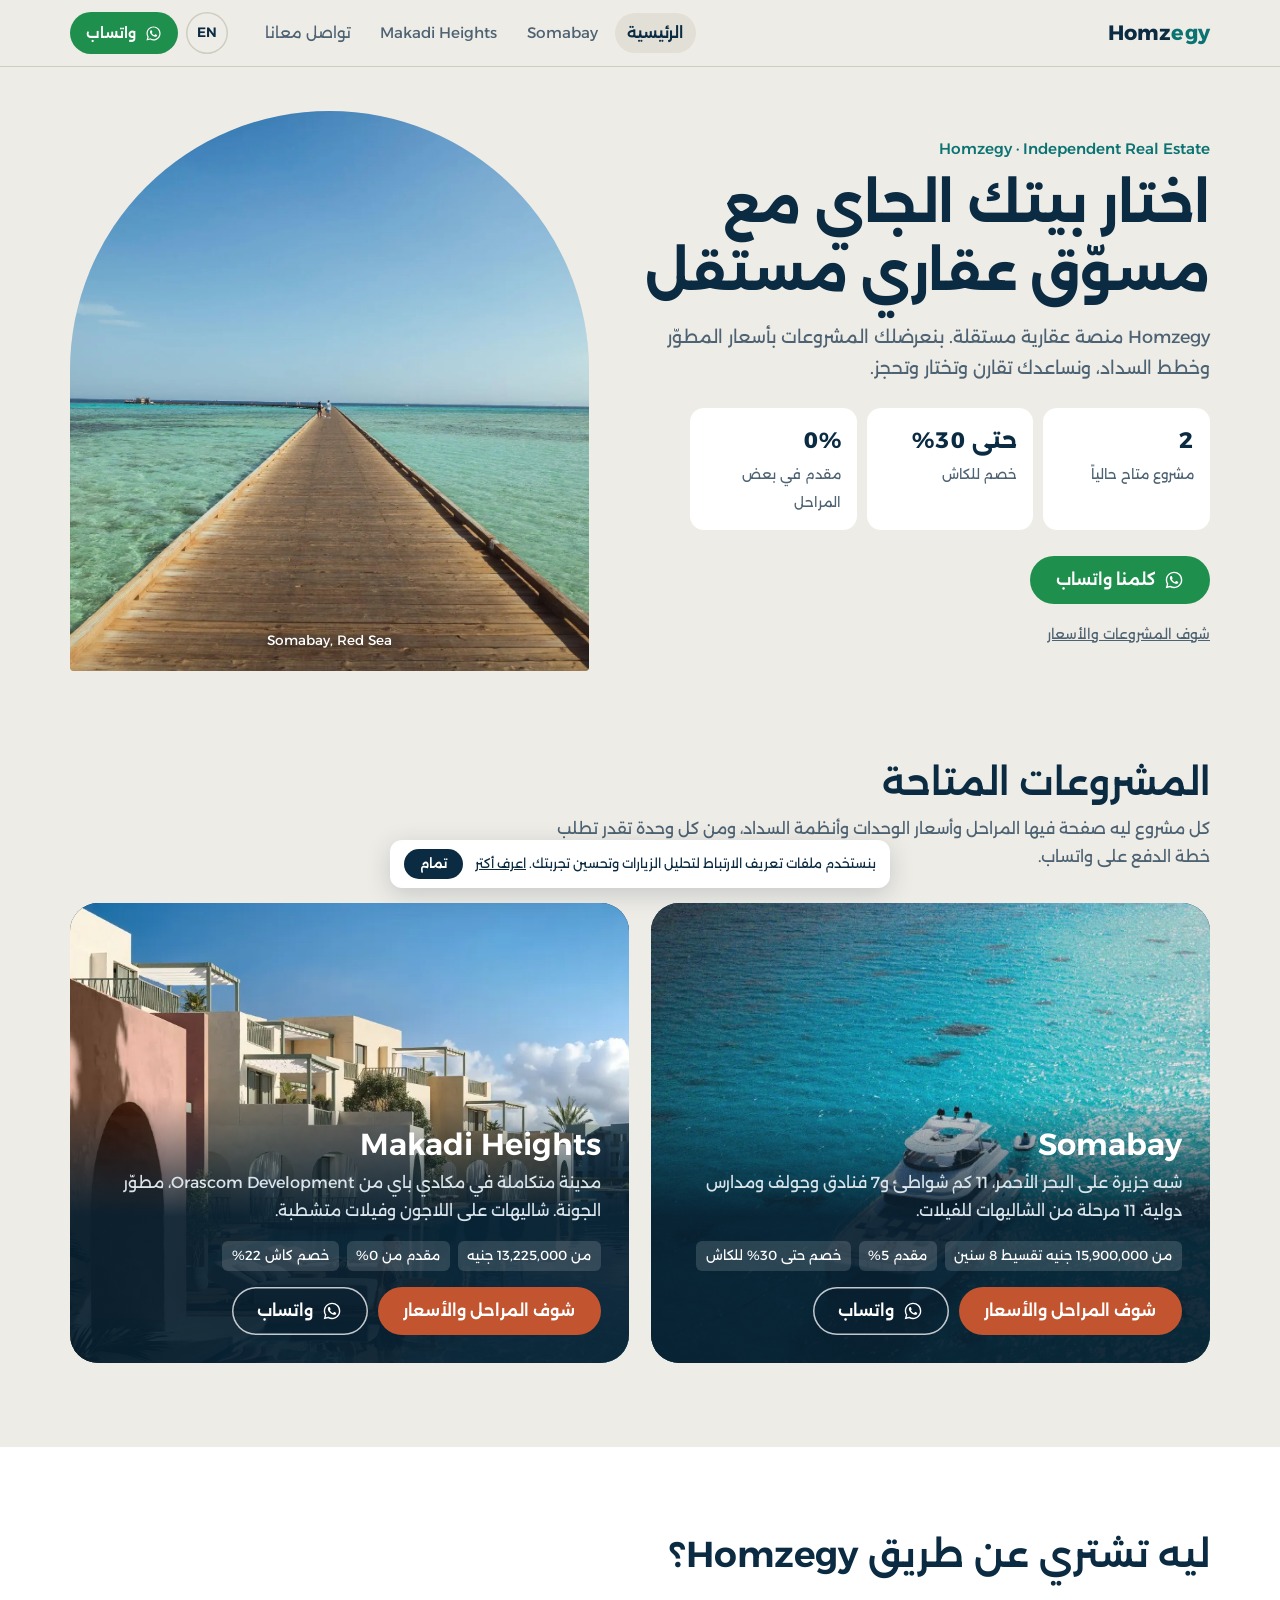
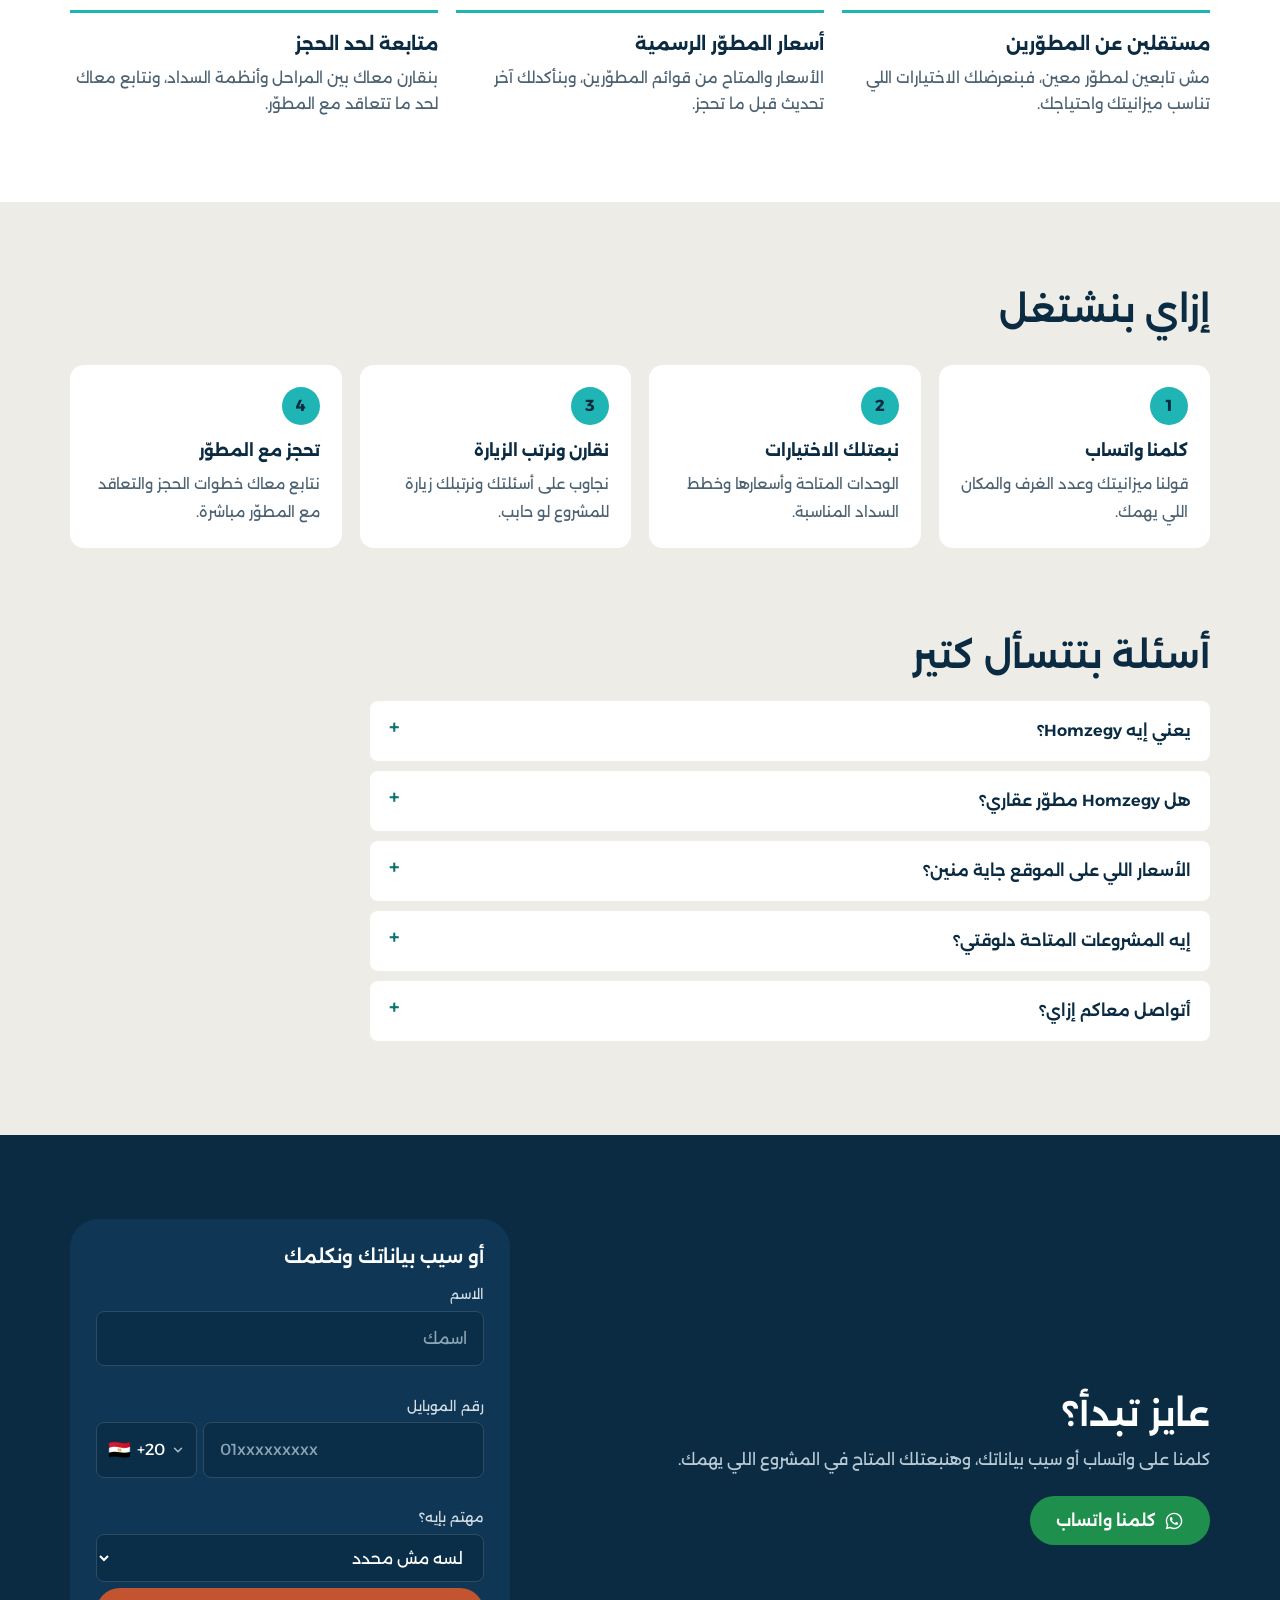
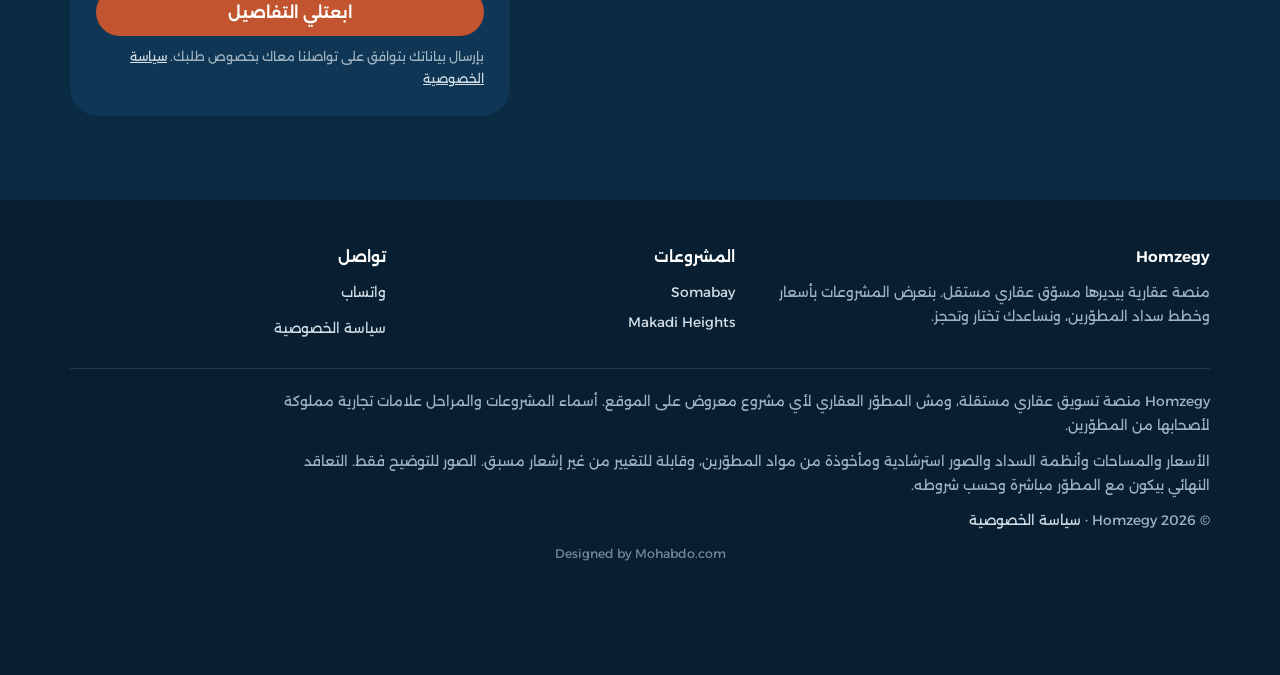
<file: index.html>
<!doctype html>
<html lang="ar" dir="rtl">
<head>
<meta charset="utf-8">
<!-- Consent Mode v2: denied by default in EEA/UK/CH (until the visitor accepts), granted elsewhere -->
<script>window.dataLayer=window.dataLayer||[];function gtag(){dataLayer.push(arguments);}
var hzD={ad_storage:'denied',ad_user_data:'denied',ad_personalization:'denied',analytics_storage:'denied'},hzG={ad_storage:'granted',ad_user_data:'granted',ad_personalization:'granted',analytics_storage:'granted'};
gtag('consent','default',Object.assign({region:["AT", "BE", "BG", "HR", "CY", "CZ", "DK", "EE", "FI", "FR", "DE", "GR", "HU", "IE", "IT", "LV", "LT", "LU", "MT", "NL", "PL", "PT", "RO", "SK", "SI", "ES", "SE", "IS", "LI", "NO", "GB", "CH"],wait_for_update:500},hzD));
gtag('consent','default',hzG);
try{var hzC=localStorage.getItem('hz_consent');if(hzC)gtag('consent','update',hzC==='granted'?hzG:hzD);}catch(e){}</script>
<!-- Google Tag Manager -->
<script>(function(w,d,s,l,i){w[l]=w[l]||[];w[l].push({'gtm.start':
new Date().getTime(),event:'gtm.js'});var f=d.getElementsByTagName(s)[0],
j=d.createElement(s),dl=l!='dataLayer'?'&l='+l:'';j.async=true;j.src=
'https://www.googletagmanager.com/gtm.js?id='+i+dl;f.parentNode.insertBefore(j,f);
})(window,document,'script','dataLayer','GTM-5B2ZWT3M');</script>
<!-- End Google Tag Manager -->
<meta name="viewport" content="width=device-width, initial-scale=1">
<title>Homzegy | منصة عقارية مستقلة: أسعار المشروعات وخطط السداد</title>
<meta name="description" content="Homzegy منصة عقارية مستقلة بيديرها مسوّق عقاري مستقل. قارن أسعار وخطط سداد المشروعات، منها Somabay (من 15.9 مليون تقسيط) وMakadi Heights (من 13.23 مليون)، وكلمنا واتساب.">
<link rel="canonical" href="https://homzegy.com/">
<link rel="alternate" hreflang="ar" href="https://homzegy.com/">
<link rel="alternate" hreflang="en" href="https://homzegy.com/en/">
<link rel="alternate" hreflang="x-default" href="https://homzegy.com/">
<meta name="robots" content="index,follow,max-image-preview:large">
<meta name="theme-color" content="#0A2B42">
<meta property="og:type" content="website">
<meta property="og:site_name" content="Homzegy">
<meta property="og:locale" content="ar_EG">
<meta property="og:title" content="Homzegy | منصة عقارية مستقلة: أسعار المشروعات وخطط السداد">
<meta property="og:description" content="Homzegy منصة عقارية مستقلة بيديرها مسوّق عقاري مستقل. قارن أسعار وخطط سداد المشروعات، منها Somabay (من 15.9 مليون تقسيط) وMakadi Heights (من 13.23 مليون)، وكلمنا واتساب.">
<meta property="og:url" content="https://homzegy.com/">
<meta property="og:image" content="https://homzegy.com/assets/img/brand/og-home.jpg">
<meta property="og:image:width" content="1200">
<meta property="og:image:height" content="630">
<meta name="twitter:card" content="summary_large_image">
<link rel="icon" href="assets/img/brand/favicon.svg" type="image/svg+xml">
<link rel="apple-touch-icon" href="assets/img/brand/apple-touch-icon.png">
<link rel="preconnect" href="https://fonts.googleapis.com">
<link rel="preconnect" href="https://fonts.gstatic.com" crossorigin>
<link href="https://fonts.googleapis.com/css2?family=Alexandria:wght@300;400;500;600;700&display=swap" rel="stylesheet">
<link rel="preload" as="image" href="assets/img/somabay/g-jetty.webp" fetchpriority="high">
<link rel="stylesheet" href="assets/css/style.css?v=32">
<script type="application/ld+json">{"@context": "https://schema.org", "@type": "RealEstateAgent", "@id": "https://homzegy.com/#org", "name": "Homzegy", "url": "https://homzegy.com/", "logo": "https://homzegy.com/assets/img/brand/apple-touch-icon.png", "image": "https://homzegy.com/assets/img/brand/og-home.jpg", "areaServed": {"@type": "Country", "name": "Egypt"}, "description": "منصة عقارية مستقلة في مصر بيديرها مسوّق عقاري مستقل، بتعرض مشروعات عقارية بأسعار وخطط سداد المطوّرين، منها حالياً Somabay وMakadi Heights.", "contactPoint": {"@type": "ContactPoint", "contactType": "sales", "availableLanguage": ["ar", "en"]}}</script>
<script type="application/ld+json">{"@context": "https://schema.org", "@type": "WebSite", "name": "Homzegy", "url": "https://homzegy.com/", "inLanguage": "ar", "publisher": {"@id": "https://homzegy.com/#org"}}</script>
<script type="application/ld+json">{"@context": "https://schema.org", "@type": "FAQPage", "mainEntity": [{"@type": "Question", "name": "يعني إيه Homzegy؟", "acceptedAnswer": {"@type": "Answer", "text": "Homzegy منصة عقارية بيديرها مسوّق عقاري مستقل. بنعرض مشروعات عقارية بأسعار وخطط سداد المطوّرين، ونساعدك تقارن وتختار وتحجز."}}, {"@type": "Question", "name": "هل Homzegy مطوّر عقاري؟", "acceptedAnswer": {"@type": "Answer", "text": "لا. Homzegy مش تابعة لأي مطوّر. التعاقد بيكون مع المطوّر مباشرة، وإحنا بنساعدك من أول السؤال لحد الحجز."}}, {"@type": "Question", "name": "الأسعار اللي على الموقع جاية منين؟", "acceptedAnswer": {"@type": "Answer", "text": "من قوائم أسعار المطوّرين الرسمية بتاريخ أكتوبر 2026. الأسعار بتتغير، فبنأكدلك آخر سعر ومتاح قبل الحجز."}}, {"@type": "Question", "name": "إيه المشروعات المتاحة دلوقتي؟", "acceptedAnswer": {"@type": "Answer", "text": "Somabay على البحر الأحمر بأسعار تبدأ من 15,900,000 جنيه تقسيط على 8 سنين بمقدم 5% وخصم يصل إلى 30% للكاش، وMakadi Heights من Orascom Development بأسعار تبدأ من 13,225,000 جنيه ومقدم يبدأ من 0%."}}, {"@type": "Question", "name": "أتواصل معاكم إزاي؟", "acceptedAnswer": {"@type": "Answer", "text": "على واتساب أو بالاتصال من الزراير اللي في الصفحة، أو سيب بياناتك في الفورم وهنكلمك."}}]}</script>
</head>
<body data-project="Homzegy" data-page="home" data-wa-default="‏مرحباً، عايز أعرف المشروعات المتاحة.">
<!-- Google Tag Manager (noscript) -->
<noscript><iframe src="https://www.googletagmanager.com/ns.html?id=GTM-5B2ZWT3M"
height="0" width="0" style="display:none;visibility:hidden"></iframe></noscript>
<!-- End Google Tag Manager (noscript) -->
<a class="sr-only" href="#main">انتقل للمحتوى</a>
<header class="top">
  <div class="wrap">
    <a class="brand" href="./" aria-label="Homzegy الصفحة الرئيسية">Homz<span>egy</span></a>
    <nav class="nav" aria-label="القائمة الرئيسية"><a href="./" aria-current="page">الرئيسية</a><a href="somabay/" dir="ltr">Somabay</a><a href="makadi-heights/" dir="ltr">Makadi Heights</a><a href="#contact">تواصل معانا</a></nav>
    <div class="top-actions">
      <a class="lang-sw" href="/en/" hreflang="en" lang="en" data-lang-switch>EN</a>
      <a class="btn btn-ghost btn-sm" href="tel:" data-call data-loc="header"><svg viewBox="0 0 24 24" aria-hidden="true" fill="none" stroke="currentColor" stroke-width="2" stroke-linecap="round" stroke-linejoin="round"><path d="M22 16.92v3a2 2 0 0 1-2.18 2 19.8 19.8 0 0 1-8.63-3.07 19.5 19.5 0 0 1-6-6A19.8 19.8 0 0 1 2.12 4.18 2 2 0 0 1 4.11 2h3a2 2 0 0 1 2 1.72c.13.96.36 1.9.7 2.81a2 2 0 0 1-.45 2.11L8.09 9.91a16 16 0 0 0 6 6l1.27-1.27a2 2 0 0 1 2.11-.45c.91.34 1.85.57 2.81.7A2 2 0 0 1 22 16.92Z"/></svg><span>اتصل</span></a>
      <a class="btn btn-wa btn-sm" href="https://wa.me/" data-wa data-loc="header"><svg viewBox="0 0 24 24" aria-hidden="true" fill="currentColor"><path d="M19.05 4.91A9.82 9.82 0 0 0 12.04 2C6.58 2 2.13 6.45 2.13 11.91c0 1.75.46 3.45 1.32 4.95L2.05 22l5.25-1.38a9.9 9.9 0 0 0 4.74 1.21c5.46 0 9.91-4.45 9.91-9.91 0-2.65-1.03-5.14-2.9-7.01Zm-7.01 15.24a8.2 8.2 0 0 1-4.19-1.15l-.3-.18-3.12.82.83-3.04-.2-.31a8.19 8.19 0 0 1-1.26-4.38c0-4.54 3.7-8.23 8.24-8.23 2.2 0 4.27.86 5.82 2.42a8.18 8.18 0 0 1 2.41 5.82c0 4.54-3.69 8.23-8.23 8.23Zm4.52-6.16c-.25-.12-1.47-.72-1.69-.81-.23-.08-.39-.12-.56.13-.17.25-.64.81-.78.97-.14.17-.29.19-.54.06-.25-.12-1.05-.39-1.99-1.23-.74-.66-1.23-1.47-1.38-1.72-.14-.25-.02-.38.11-.51.11-.11.25-.29.37-.43.13-.15.17-.25.25-.42.08-.17.04-.31-.02-.43-.06-.13-.56-1.34-.76-1.84-.2-.48-.41-.42-.56-.43h-.48c-.17 0-.43.06-.66.31-.22.25-.86.85-.86 2.07 0 1.22.89 2.4 1.01 2.56.12.17 1.75 2.67 4.23 3.74.59.26 1.05.41 1.41.52.59.19 1.13.16 1.56.1.48-.07 1.47-.6 1.67-1.18.21-.58.21-1.07.14-1.18-.06-.1-.22-.16-.47-.28Z"/></svg><span>واتساب</span></a>
      <details class="menu"><summary aria-label="القائمة"><svg viewBox="0 0 24 24" aria-hidden="true" fill="none" stroke="currentColor" stroke-width="2" stroke-linecap="round"><path d="M4 7h16M4 12h16M4 17h16"/></svg></summary><nav class="menu-panel" aria-label="القائمة"><a href="./" aria-current="page">الرئيسية</a><a href="somabay/" dir="ltr">Somabay</a><a href="makadi-heights/" dir="ltr">Makadi Heights</a><a href="#contact">تواصل معانا</a><a href="privacy-policy/">سياسة الخصوصية</a></nav></details>
    </div>
  </div>
</header>
<main id="main">
<section class="hero">
  <div class="wrap hero-grid">
    <div>
      <p class="eyebrow-dev" dir="ltr" style="text-align:right">Homzegy · Independent Real Estate</p>
      <h1>اختار بيتك الجاي مع مسوّق عقاري مستقل</h1>
      <p class="sub">Homzegy منصة عقارية مستقلة. بنعرضلك المشروعات بأسعار المطوّر وخطط السداد، ونساعدك تقارن وتختار وتحجز.</p>
      <div class="offer">
        <div><b class="num">2</b><small>مشروع متاح حالياً</small></div>
        <div><b>حتى <span class="num">30%</span></b><small>خصم للكاش</small></div>
        <div><b class="num">0%</b><small>مقدم في بعض المراحل</small></div>
      </div>
      <div class="cta-row">
        <a class="btn btn-wa" href="https://wa.me/" data-wa data-loc="hero"><svg viewBox="0 0 24 24" aria-hidden="true" fill="currentColor"><path d="M19.05 4.91A9.82 9.82 0 0 0 12.04 2C6.58 2 2.13 6.45 2.13 11.91c0 1.75.46 3.45 1.32 4.95L2.05 22l5.25-1.38a9.9 9.9 0 0 0 4.74 1.21c5.46 0 9.91-4.45 9.91-9.91 0-2.65-1.03-5.14-2.9-7.01Zm-7.01 15.24a8.2 8.2 0 0 1-4.19-1.15l-.3-.18-3.12.82.83-3.04-.2-.31a8.19 8.19 0 0 1-1.26-4.38c0-4.54 3.7-8.23 8.24-8.23 2.2 0 4.27.86 5.82 2.42a8.18 8.18 0 0 1 2.41 5.82c0 4.54-3.69 8.23-8.23 8.23Zm4.52-6.16c-.25-.12-1.47-.72-1.69-.81-.23-.08-.39-.12-.56.13-.17.25-.64.81-.78.97-.14.17-.29.19-.54.06-.25-.12-1.05-.39-1.99-1.23-.74-.66-1.23-1.47-1.38-1.72-.14-.25-.02-.38.11-.51.11-.11.25-.29.37-.43.13-.15.17-.25.25-.42.08-.17.04-.31-.02-.43-.06-.13-.56-1.34-.76-1.84-.2-.48-.41-.42-.56-.43h-.48c-.17 0-.43.06-.66.31-.22.25-.86.85-.86 2.07 0 1.22.89 2.4 1.01 2.56.12.17 1.75 2.67 4.23 3.74.59.26 1.05.41 1.41.52.59.19 1.13.16 1.56.1.48-.07 1.47-.6 1.67-1.18.21-.58.21-1.07.14-1.18-.06-.1-.22-.16-.47-.28Z"/></svg><span>كلمنا واتساب</span></a>
        <a class="btn btn-ghost" href="tel:" data-call data-loc="hero"><svg viewBox="0 0 24 24" aria-hidden="true" fill="none" stroke="currentColor" stroke-width="2" stroke-linecap="round" stroke-linejoin="round"><path d="M22 16.92v3a2 2 0 0 1-2.18 2 19.8 19.8 0 0 1-8.63-3.07 19.5 19.5 0 0 1-6-6A19.8 19.8 0 0 1 2.12 4.18 2 2 0 0 1 4.11 2h3a2 2 0 0 1 2 1.72c.13.96.36 1.9.7 2.81a2 2 0 0 1-.45 2.11L8.09 9.91a16 16 0 0 0 6 6l1.27-1.27a2 2 0 0 1 2.11-.45c.91.34 1.85.57 2.81.7A2 2 0 0 1 22 16.92Z"/></svg><span>اتصل بنا</span></a>
      </div>
      <p class="trust"><a class="link" href="#projects">شوف المشروعات والأسعار</a></p>
    </div>
    <figure class="hero-media arch">
      <img src="assets/img/somabay/g-jetty.webp" alt="ممشى خشبي فوق مياه البحر الأحمر" width="1200" height="1798" fetchpriority="high" style="object-position:center 65%">
      <figcaption>Somabay, Red Sea</figcaption>
    </figure>
  </div>
</section>

<section class="block" id="projects" style="padding-top:20px">
  <div class="wrap">
    <h2>المشروعات المتاحة</h2>
    <p class="lead">كل مشروع ليه صفحة فيها المراحل وأسعار الوحدات وأنظمة السداد، ومن كل وحدة تقدر تطلب خطة الدفع على واتساب.</p>
    <div class="proj-grid">
      <article class="proj-card">
        <img src="assets/img/somabay/hero-yacht.webp" alt="Somabay على البحر الأحمر" width="1183" height="1643" loading="lazy" decoding="async" style="object-position:center 40%">
        <div class="pc-body">
          <h3>Somabay</h3>
          <p>شبه جزيرة على البحر الأحمر، 11 كم شواطئ و7 فنادق وجولف ومدارس دولية. 11 مرحلة من الشاليهات للفيلات.</p>
          <div class="pc-meta"><span>من 15,900,000 جنيه تقسيط 8 سنين</span><span>مقدم 5%</span><span>خصم حتى 30% للكاش</span></div>
          <div class="cta-row"><a class="btn btn-coral" href="somabay/">شوف المراحل والأسعار</a><a class="btn btn-light" href="https://wa.me/" data-wa data-loc="home_project_card" data-wa-msg="‏مرحباً، عايز أعرف الأسعار وخطط الدفع.
‏المشروع: Somabay" data-phase="Somabay"><svg viewBox="0 0 24 24" aria-hidden="true" fill="currentColor"><path d="M19.05 4.91A9.82 9.82 0 0 0 12.04 2C6.58 2 2.13 6.45 2.13 11.91c0 1.75.46 3.45 1.32 4.95L2.05 22l5.25-1.38a9.9 9.9 0 0 0 4.74 1.21c5.46 0 9.91-4.45 9.91-9.91 0-2.65-1.03-5.14-2.9-7.01Zm-7.01 15.24a8.2 8.2 0 0 1-4.19-1.15l-.3-.18-3.12.82.83-3.04-.2-.31a8.19 8.19 0 0 1-1.26-4.38c0-4.54 3.7-8.23 8.24-8.23 2.2 0 4.27.86 5.82 2.42a8.18 8.18 0 0 1 2.41 5.82c0 4.54-3.69 8.23-8.23 8.23Zm4.52-6.16c-.25-.12-1.47-.72-1.69-.81-.23-.08-.39-.12-.56.13-.17.25-.64.81-.78.97-.14.17-.29.19-.54.06-.25-.12-1.05-.39-1.99-1.23-.74-.66-1.23-1.47-1.38-1.72-.14-.25-.02-.38.11-.51.11-.11.25-.29.37-.43.13-.15.17-.25.25-.42.08-.17.04-.31-.02-.43-.06-.13-.56-1.34-.76-1.84-.2-.48-.41-.42-.56-.43h-.48c-.17 0-.43.06-.66.31-.22.25-.86.85-.86 2.07 0 1.22.89 2.4 1.01 2.56.12.17 1.75 2.67 4.23 3.74.59.26 1.05.41 1.41.52.59.19 1.13.16 1.56.1.48-.07 1.47-.6 1.67-1.18.21-.58.21-1.07.14-1.18-.06-.1-.22-.16-.47-.28Z"/></svg><span>واتساب</span></a></div>
        </div>
      </article>
      <article class="proj-card">
        <img src="assets/img/makadi/hero-lagoon.webp" alt="Makadi Heights من Orascom Development" width="1600" height="648" loading="lazy" decoding="async" style="object-position:22% center">
        <div class="pc-body">
          <h3>Makadi Heights</h3>
          <p>مدينة متكاملة في مكادي باي من Orascom Development، مطوّر الجونة. شاليهات على اللاجون وفيلات متشطبة.</p>
          <div class="pc-meta"><span>من 13,225,000 جنيه</span><span>مقدم من 0%</span><span>خصم كاش 22%</span></div>
          <div class="cta-row"><a class="btn btn-coral" href="makadi-heights/">شوف المراحل والأسعار</a><a class="btn btn-light" href="https://wa.me/" data-wa data-loc="home_project_card" data-wa-msg="‏مرحباً، عايز أعرف الأسعار وخطط الدفع.
‏المشروع: Makadi Heights" data-phase="Makadi Heights"><svg viewBox="0 0 24 24" aria-hidden="true" fill="currentColor"><path d="M19.05 4.91A9.82 9.82 0 0 0 12.04 2C6.58 2 2.13 6.45 2.13 11.91c0 1.75.46 3.45 1.32 4.95L2.05 22l5.25-1.38a9.9 9.9 0 0 0 4.74 1.21c5.46 0 9.91-4.45 9.91-9.91 0-2.65-1.03-5.14-2.9-7.01Zm-7.01 15.24a8.2 8.2 0 0 1-4.19-1.15l-.3-.18-3.12.82.83-3.04-.2-.31a8.19 8.19 0 0 1-1.26-4.38c0-4.54 3.7-8.23 8.24-8.23 2.2 0 4.27.86 5.82 2.42a8.18 8.18 0 0 1 2.41 5.82c0 4.54-3.69 8.23-8.23 8.23Zm4.52-6.16c-.25-.12-1.47-.72-1.69-.81-.23-.08-.39-.12-.56.13-.17.25-.64.81-.78.97-.14.17-.29.19-.54.06-.25-.12-1.05-.39-1.99-1.23-.74-.66-1.23-1.47-1.38-1.72-.14-.25-.02-.38.11-.51.11-.11.25-.29.37-.43.13-.15.17-.25.25-.42.08-.17.04-.31-.02-.43-.06-.13-.56-1.34-.76-1.84-.2-.48-.41-.42-.56-.43h-.48c-.17 0-.43.06-.66.31-.22.25-.86.85-.86 2.07 0 1.22.89 2.4 1.01 2.56.12.17 1.75 2.67 4.23 3.74.59.26 1.05.41 1.41.52.59.19 1.13.16 1.56.1.48-.07 1.47-.6 1.67-1.18.21-.58.21-1.07.14-1.18-.06-.1-.22-.16-.47-.28Z"/></svg><span>واتساب</span></a></div>
        </div>
      </article>
    </div>
  </div>
</section>

<section class="block bg-white">
  <div class="wrap">
    <h2>ليه تشتري عن طريق <span dir="ltr">Homzegy</span>؟</h2>
    <div class="why">
      <div><b>مستقلين عن المطوّرين</b><p>مش تابعين لمطوّر معين، فبنعرضلك الاختيارات اللي تناسب ميزانيتك واحتياجك.</p></div>
      <div><b>أسعار المطوّر الرسمية</b><p>الأسعار والمتاح من قوائم المطوّرين، وبنأكدلك آخر تحديث قبل ما تحجز.</p></div>
      <div><b>متابعة لحد الحجز</b><p>بنقارن معاك بين المراحل وأنظمة السداد، ونتابع معاك لحد ما تتعاقد مع المطوّر.</p></div>
    </div>
  </div>
</section>

<section class="block">
  <div class="wrap">
    <h2>إزاي بنشتغل</h2>
    <ol class="steps">
      <li><b>كلمنا واتساب</b><span>قولنا ميزانيتك وعدد الغرف والمكان اللي يهمك.</span></li>
      <li><b>نبعتلك الاختيارات</b><span>الوحدات المتاحة وأسعارها وخطط السداد المناسبة.</span></li>
      <li><b>نقارن ونرتب الزيارة</b><span>نجاوب على أسئلتك ونرتبلك زيارة للمشروع لو حابب.</span></li>
      <li><b>تحجز مع المطوّر</b><span>نتابع معاك خطوات الحجز والتعاقد مع المطوّر مباشرة.</span></li>
    </ol>
  </div>
</section>

<section class="block" style="padding-top:0">
  <div class="wrap">
    <h2>أسئلة بتتسأل كتير</h2>
    <div class="faq"><details><summary>يعني إيه Homzegy؟</summary><p>Homzegy منصة عقارية بيديرها مسوّق عقاري مستقل. بنعرض مشروعات عقارية بأسعار وخطط سداد المطوّرين، ونساعدك تقارن وتختار وتحجز.</p></details><details><summary>هل Homzegy مطوّر عقاري؟</summary><p>لا. Homzegy مش تابعة لأي مطوّر. التعاقد بيكون مع المطوّر مباشرة، وإحنا بنساعدك من أول السؤال لحد الحجز.</p></details><details><summary>الأسعار اللي على الموقع جاية منين؟</summary><p>من قوائم أسعار المطوّرين الرسمية بتاريخ أكتوبر 2026. الأسعار بتتغير، فبنأكدلك آخر سعر ومتاح قبل الحجز.</p></details><details><summary>إيه المشروعات المتاحة دلوقتي؟</summary><p>Somabay على البحر الأحمر بأسعار تبدأ من 15,900,000 جنيه تقسيط على 8 سنين بمقدم 5% وخصم يصل إلى 30% للكاش، وMakadi Heights من Orascom Development بأسعار تبدأ من 13,225,000 جنيه ومقدم يبدأ من 0%.</p></details><details><summary>أتواصل معاكم إزاي؟</summary><p>على واتساب أو بالاتصال من الزراير اللي في الصفحة، أو سيب بياناتك في الفورم وهنكلمك.</p></details></div>
  </div>
</section>

<section class="lead-sec" id="contact" data-track-view="view_contact">
  <div class="wrap lead-grid">
    <div>
      <h2>عايز تبدأ؟</h2>
      <p class="lead">كلمنا على واتساب أو سيب بياناتك، وهنبعتلك المتاح في المشروع اللي يهمك.</p>
      <div class="cta-row">
        <a class="btn btn-wa" href="https://wa.me/" data-wa data-loc="home_section"><svg viewBox="0 0 24 24" aria-hidden="true" fill="currentColor"><path d="M19.05 4.91A9.82 9.82 0 0 0 12.04 2C6.58 2 2.13 6.45 2.13 11.91c0 1.75.46 3.45 1.32 4.95L2.05 22l5.25-1.38a9.9 9.9 0 0 0 4.74 1.21c5.46 0 9.91-4.45 9.91-9.91 0-2.65-1.03-5.14-2.9-7.01Zm-7.01 15.24a8.2 8.2 0 0 1-4.19-1.15l-.3-.18-3.12.82.83-3.04-.2-.31a8.19 8.19 0 0 1-1.26-4.38c0-4.54 3.7-8.23 8.24-8.23 2.2 0 4.27.86 5.82 2.42a8.18 8.18 0 0 1 2.41 5.82c0 4.54-3.69 8.23-8.23 8.23Zm4.52-6.16c-.25-.12-1.47-.72-1.69-.81-.23-.08-.39-.12-.56.13-.17.25-.64.81-.78.97-.14.17-.29.19-.54.06-.25-.12-1.05-.39-1.99-1.23-.74-.66-1.23-1.47-1.38-1.72-.14-.25-.02-.38.11-.51.11-.11.25-.29.37-.43.13-.15.17-.25.25-.42.08-.17.04-.31-.02-.43-.06-.13-.56-1.34-.76-1.84-.2-.48-.41-.42-.56-.43h-.48c-.17 0-.43.06-.66.31-.22.25-.86.85-.86 2.07 0 1.22.89 2.4 1.01 2.56.12.17 1.75 2.67 4.23 3.74.59.26 1.05.41 1.41.52.59.19 1.13.16 1.56.1.48-.07 1.47-.6 1.67-1.18.21-.58.21-1.07.14-1.18-.06-.1-.22-.16-.47-.28Z"/></svg><span>كلمنا واتساب</span></a>
        <a class="btn btn-light" href="tel:" data-call data-loc="home_section"><svg viewBox="0 0 24 24" aria-hidden="true" fill="none" stroke="currentColor" stroke-width="2" stroke-linecap="round" stroke-linejoin="round"><path d="M22 16.92v3a2 2 0 0 1-2.18 2 19.8 19.8 0 0 1-8.63-3.07 19.5 19.5 0 0 1-6-6A19.8 19.8 0 0 1 2.12 4.18 2 2 0 0 1 4.11 2h3a2 2 0 0 1 2 1.72c.13.96.36 1.9.7 2.81a2 2 0 0 1-.45 2.11L8.09 9.91a16 16 0 0 0 6 6l1.27-1.27a2 2 0 0 1 2.11-.45c.91.34 1.85.57 2.81.7A2 2 0 0 1 22 16.92Z"/></svg><span>اتصل</span></a>
      </div>
    </div>
    <div class="form-card">
      <h3>أو سيب بياناتك ونكلمك</h3>
      <form data-lead-form data-loc="home" novalidate>
        <div class="fields">
          <div data-field><label for="f-name">الاسم</label><input id="f-name" name="name" autocomplete="name" required placeholder="اسمك"><div class="err" aria-live="polite"></div></div>
          <div data-field><label for="f-phone">رقم الموبايل</label><div class="phone-in" dir="ltr"><div class="cc" data-cc><button type="button" class="cc-btn" aria-haspopup="listbox" aria-expanded="false" aria-label="كود الدولة"><span class="cc-flag">🇪🇬</span><span class="cc-dial">+20</span><svg viewBox="0 0 24 24" aria-hidden="true" fill="none" stroke="currentColor" stroke-width="2.4" stroke-linecap="round" stroke-linejoin="round"><path d="m6 9 6 6 6-6"/></svg></button><input type="hidden" name="cc" value="+20"><div class="cc-pop" hidden><input class="cc-q" type="search" autocomplete="off" placeholder="ابحث باسم الدولة أو الكود" aria-label="ابحث باسم الدولة أو الكود" dir="auto"><ul class="cc-list" role="listbox" aria-label="كود الدولة"></ul></div></div><input id="f-phone" name="phone" type="tel" inputmode="tel" autocomplete="tel-national" required placeholder="01xxxxxxxxx"></div><div class="err" aria-live="polite"></div></div>
          <div><label for="f-int">مهتم بإيه؟</label><select id="f-int" name="interest"><option value="">لسه مش محدد</option><option value="Somabay">Somabay</option><option value="Makadi Heights">Makadi Heights</option></select></div>
          <div class="hp" aria-hidden="true"><label for="f-web">Website</label><input id="f-web" name="website" tabindex="-1" autocomplete="off"></div>
        </div>
        <button class="btn btn-coral" type="submit">ابعتلي التفاصيل</button>
        <p class="consent">بإرسال بياناتك بتوافق على تواصلنا معاك بخصوص طلبك. <a href="privacy-policy/">سياسة الخصوصية</a></p>
      </form>
    </div>
  </div>
</section>
</main>
<footer>
  <div class="wrap">
    <div class="foot-grid">
      <div>
        <h4 dir="ltr" style="text-align:right">Homzegy</h4>
        <p>منصة عقارية بيديرها مسوّق عقاري مستقل. بنعرض المشروعات بأسعار وخطط سداد المطوّرين، ونساعدك تختار وتحجز.</p>
      </div>
      <div>
        <h4>المشروعات</h4>
        <ul><li><a href="somabay/" dir="ltr">Somabay</a></li><li><a href="makadi-heights/" dir="ltr">Makadi Heights</a></li></ul>
      </div>
      <div>
        <h4>تواصل</h4>
        <ul>
          <li><a href="https://wa.me/" data-wa data-loc="footer">واتساب</a></li>
          <li><a href="tel:" data-call data-loc="footer">اتصال</a></li>
          <li><a href="privacy-policy/">سياسة الخصوصية</a></li>
        </ul>
      </div>
    </div>
    <div class="legal-note">
      <p>Homzegy منصة تسويق عقاري مستقلة، ومش المطوّر العقاري لأي مشروع معروض على الموقع. أسماء المشروعات والمراحل علامات تجارية مملوكة لأصحابها من المطوّرين.</p>
      <p>الأسعار والمساحات وأنظمة السداد والصور استرشادية ومأخوذة من مواد المطوّرين، وقابلة للتغيير من غير إشعار مسبق. الصور للتوضيح فقط. التعاقد النهائي بيكون مع المطوّر مباشرة وحسب شروطه.</p>
      <p>© <span data-year>2026</span> Homzegy · <a href="privacy-policy/">سياسة الخصوصية</a></p>
      <p class="credit" dir="ltr">Designed by <a href="https://mohabdo.com" target="_blank" rel="noopener">Mohabdo.com</a></p>
    </div>
  </div>
</footer>
<nav class="mbar" aria-label="تواصل سريع">
  <a class="btn btn-light" href="tel:" data-call data-loc="sticky_bar"><svg viewBox="0 0 24 24" aria-hidden="true" fill="none" stroke="currentColor" stroke-width="2" stroke-linecap="round" stroke-linejoin="round"><path d="M22 16.92v3a2 2 0 0 1-2.18 2 19.8 19.8 0 0 1-8.63-3.07 19.5 19.5 0 0 1-6-6A19.8 19.8 0 0 1 2.12 4.18 2 2 0 0 1 4.11 2h3a2 2 0 0 1 2 1.72c.13.96.36 1.9.7 2.81a2 2 0 0 1-.45 2.11L8.09 9.91a16 16 0 0 0 6 6l1.27-1.27a2 2 0 0 1 2.11-.45c.91.34 1.85.57 2.81.7A2 2 0 0 1 22 16.92Z"/></svg><span>اتصل</span></a>
  <a class="btn btn-wa" href="https://wa.me/" data-wa data-loc="sticky_bar"><svg viewBox="0 0 24 24" aria-hidden="true" fill="currentColor"><path d="M19.05 4.91A9.82 9.82 0 0 0 12.04 2C6.58 2 2.13 6.45 2.13 11.91c0 1.75.46 3.45 1.32 4.95L2.05 22l5.25-1.38a9.9 9.9 0 0 0 4.74 1.21c5.46 0 9.91-4.45 9.91-9.91 0-2.65-1.03-5.14-2.9-7.01Zm-7.01 15.24a8.2 8.2 0 0 1-4.19-1.15l-.3-.18-3.12.82.83-3.04-.2-.31a8.19 8.19 0 0 1-1.26-4.38c0-4.54 3.7-8.23 8.24-8.23 2.2 0 4.27.86 5.82 2.42a8.18 8.18 0 0 1 2.41 5.82c0 4.54-3.69 8.23-8.23 8.23Zm4.52-6.16c-.25-.12-1.47-.72-1.69-.81-.23-.08-.39-.12-.56.13-.17.25-.64.81-.78.97-.14.17-.29.19-.54.06-.25-.12-1.05-.39-1.99-1.23-.74-.66-1.23-1.47-1.38-1.72-.14-.25-.02-.38.11-.51.11-.11.25-.29.37-.43.13-.15.17-.25.25-.42.08-.17.04-.31-.02-.43-.06-.13-.56-1.34-.76-1.84-.2-.48-.41-.42-.56-.43h-.48c-.17 0-.43.06-.66.31-.22.25-.86.85-.86 2.07 0 1.22.89 2.4 1.01 2.56.12.17 1.75 2.67 4.23 3.74.59.26 1.05.41 1.41.52.59.19 1.13.16 1.56.1.48-.07 1.47-.6 1.67-1.18.21-.58.21-1.07.14-1.18-.06-.1-.22-.16-.47-.28Z"/></svg><span>كلمنا واتساب</span></a>
</nav>
<div class="wag" id="wa-gate" hidden>
  <div class="wag-back" data-wag-close></div>
  <div class="wag-box" role="dialog" aria-modal="true" aria-labelledby="wag-t">
    <button type="button" class="wag-x" data-wag-close aria-label="إغلاق">×</button>
    <form data-wag-form novalidate>
      <div class="wag-ic" data-ic-wa><svg viewBox="0 0 24 24" aria-hidden="true" fill="currentColor"><path d="M19.05 4.91A9.82 9.82 0 0 0 12.04 2C6.58 2 2.13 6.45 2.13 11.91c0 1.75.46 3.45 1.32 4.95L2.05 22l5.25-1.38a9.9 9.9 0 0 0 4.74 1.21c5.46 0 9.91-4.45 9.91-9.91 0-2.65-1.03-5.14-2.9-7.01Zm-7.01 15.24a8.2 8.2 0 0 1-4.19-1.15l-.3-.18-3.12.82.83-3.04-.2-.31a8.19 8.19 0 0 1-1.26-4.38c0-4.54 3.7-8.23 8.24-8.23 2.2 0 4.27.86 5.82 2.42a8.18 8.18 0 0 1 2.41 5.82c0 4.54-3.69 8.23-8.23 8.23Zm4.52-6.16c-.25-.12-1.47-.72-1.69-.81-.23-.08-.39-.12-.56.13-.17.25-.64.81-.78.97-.14.17-.29.19-.54.06-.25-.12-1.05-.39-1.99-1.23-.74-.66-1.23-1.47-1.38-1.72-.14-.25-.02-.38.11-.51.11-.11.25-.29.37-.43.13-.15.17-.25.25-.42.08-.17.04-.31-.02-.43-.06-.13-.56-1.34-.76-1.84-.2-.48-.41-.42-.56-.43h-.48c-.17 0-.43.06-.66.31-.22.25-.86.85-.86 2.07 0 1.22.89 2.4 1.01 2.56.12.17 1.75 2.67 4.23 3.74.59.26 1.05.41 1.41.52.59.19 1.13.16 1.56.1.48-.07 1.47-.6 1.67-1.18.21-.58.21-1.07.14-1.18-.06-.1-.22-.16-.47-.28Z"/></svg></div><div class="wag-ic wag-ic-form" data-ic-form hidden><svg viewBox="0 0 24 24" aria-hidden="true" fill="none" stroke="currentColor" stroke-width="2" stroke-linecap="round" stroke-linejoin="round"><path d="M4 20h4L19 9l-4-4L4 16v4Z"/><path d="M13.5 6.5l4 4"/></svg></div>
      <h3 id="wag-t">تفاصيل أكثر على واتساب</h3>
      <p class="wag-ctx" data-wag-ctx hidden></p>
      <p class="wag-sub">اكتب اسمك ورقمك وهنحوّلك على واتساب فورًا.</p>
      <div class="fields">
        <div data-field><label for="g-name">الاسم</label><input id="g-name" name="name" autocomplete="name" required placeholder="اسمك"><div class="err" aria-live="polite"></div></div>
        <div data-field><label for="g-phone">رقم الموبايل</label><div class="phone-in" dir="ltr"><div class="cc" data-cc><button type="button" class="cc-btn" aria-haspopup="listbox" aria-expanded="false" aria-label="كود الدولة"><span class="cc-flag">🇪🇬</span><span class="cc-dial">+20</span><svg viewBox="0 0 24 24" aria-hidden="true" fill="none" stroke="currentColor" stroke-width="2.4" stroke-linecap="round" stroke-linejoin="round"><path d="m6 9 6 6 6-6"/></svg></button><input type="hidden" name="cc" value="+20"><div class="cc-pop" hidden><input class="cc-q" type="search" autocomplete="off" placeholder="ابحث باسم الدولة أو الكود" aria-label="ابحث باسم الدولة أو الكود" dir="auto"><ul class="cc-list" role="listbox" aria-label="كود الدولة"></ul></div></div><input id="g-phone" name="phone" type="tel" inputmode="tel" autocomplete="tel-national" required placeholder="01xxxxxxxxx"></div><div class="err" aria-live="polite"></div></div>
        <div data-field data-email hidden><label for="g-email">الإيميل <small>(اختياري)</small></label><input id="g-email" name="email" type="email" inputmode="email" autocomplete="email" dir="ltr" placeholder="name@email.com"><div class="err" aria-live="polite"></div></div>
        <div class="hp" aria-hidden="true"><label for="g-web">Website</label><input id="g-web" name="website" tabindex="-1" autocomplete="off"></div>
      </div>
      <button class="btn btn-wa wag-go" type="submit" data-mode="wa"><svg viewBox="0 0 24 24" aria-hidden="true" fill="currentColor"><path d="M19.05 4.91A9.82 9.82 0 0 0 12.04 2C6.58 2 2.13 6.45 2.13 11.91c0 1.75.46 3.45 1.32 4.95L2.05 22l5.25-1.38a9.9 9.9 0 0 0 4.74 1.21c5.46 0 9.91-4.45 9.91-9.91 0-2.65-1.03-5.14-2.9-7.01Zm-7.01 15.24a8.2 8.2 0 0 1-4.19-1.15l-.3-.18-3.12.82.83-3.04-.2-.31a8.19 8.19 0 0 1-1.26-4.38c0-4.54 3.7-8.23 8.24-8.23 2.2 0 4.27.86 5.82 2.42a8.18 8.18 0 0 1 2.41 5.82c0 4.54-3.69 8.23-8.23 8.23Zm4.52-6.16c-.25-.12-1.47-.72-1.69-.81-.23-.08-.39-.12-.56.13-.17.25-.64.81-.78.97-.14.17-.29.19-.54.06-.25-.12-1.05-.39-1.99-1.23-.74-.66-1.23-1.47-1.38-1.72-.14-.25-.02-.38.11-.51.11-.11.25-.29.37-.43.13-.15.17-.25.25-.42.08-.17.04-.31-.02-.43-.06-.13-.56-1.34-.76-1.84-.2-.48-.41-.42-.56-.43h-.48c-.17 0-.43.06-.66.31-.22.25-.86.85-.86 2.07 0 1.22.89 2.4 1.01 2.56.12.17 1.75 2.67 4.23 3.74.59.26 1.05.41 1.41.52.59.19 1.13.16 1.56.1.48-.07 1.47-.6 1.67-1.18.21-.58.21-1.07.14-1.18-.06-.1-.22-.16-.47-.28Z"/></svg><span>كمّل على واتساب</span></button>
      <button class="wag-alt" type="button" data-wag-switch>مش بتستخدم واتساب؟ اطلب مكالمة بدل كده</button>
      <button class="btn btn-coral wag-send" type="submit" data-mode="form" hidden>ابعت بياناتي</button>
      <p class="consent">بإرسال بياناتك بتوافق على تواصلنا معاك بخصوص طلبك. <a href="privacy-policy/">سياسة الخصوصية</a></p>
    </form>
  </div>
</div>
<div class="cookie" id="cookie" role="region" aria-label="ملفات تعريف الارتباط">
  <span>بنستخدم ملفات تعريف الارتباط لتحليل الزيارات وتحسين تجربتك. <a href="privacy-policy/">اعرف أكتر</a></span>
  <button type="button" class="ck-no" data-ck-no hidden>رفض</button><button type="button" data-ck-ok>تمام</button>
</div>
<script src="assets/js/main.js?v=32" defer></script>
</body>
</html>
</file>
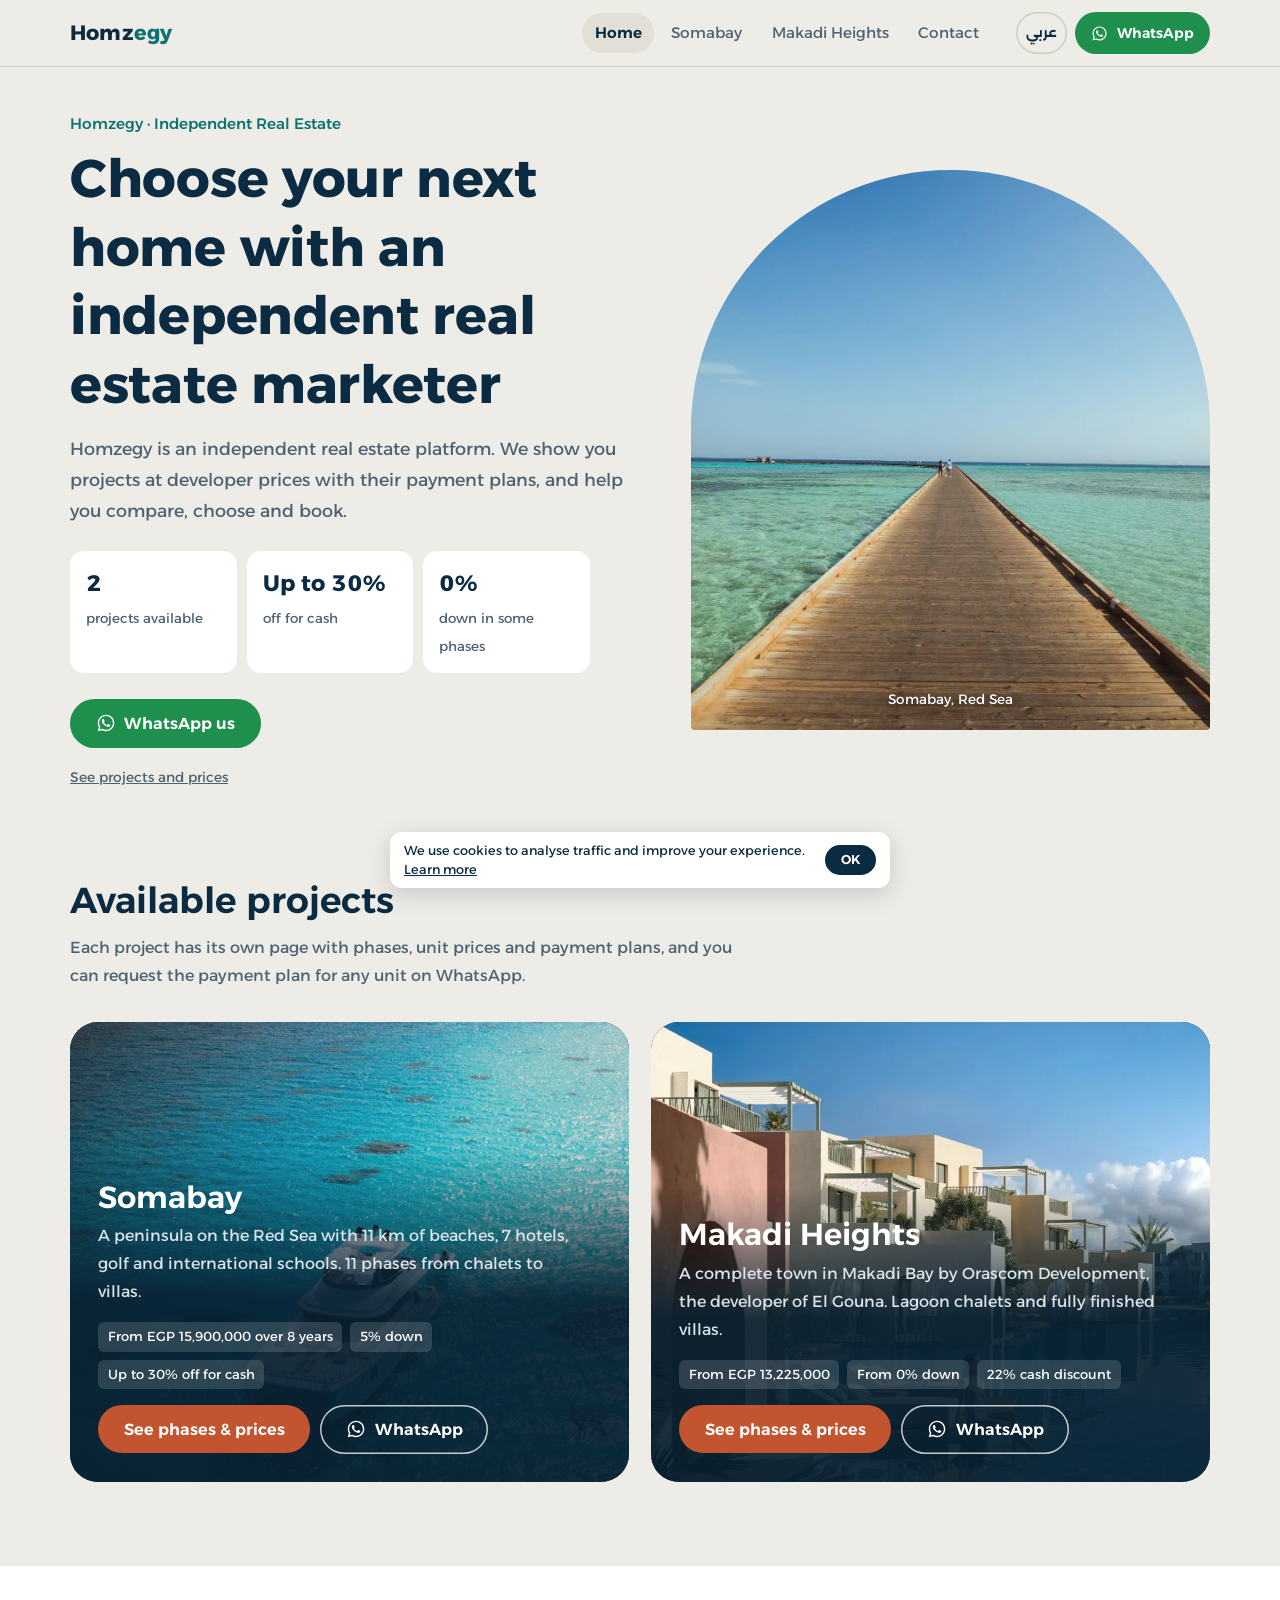
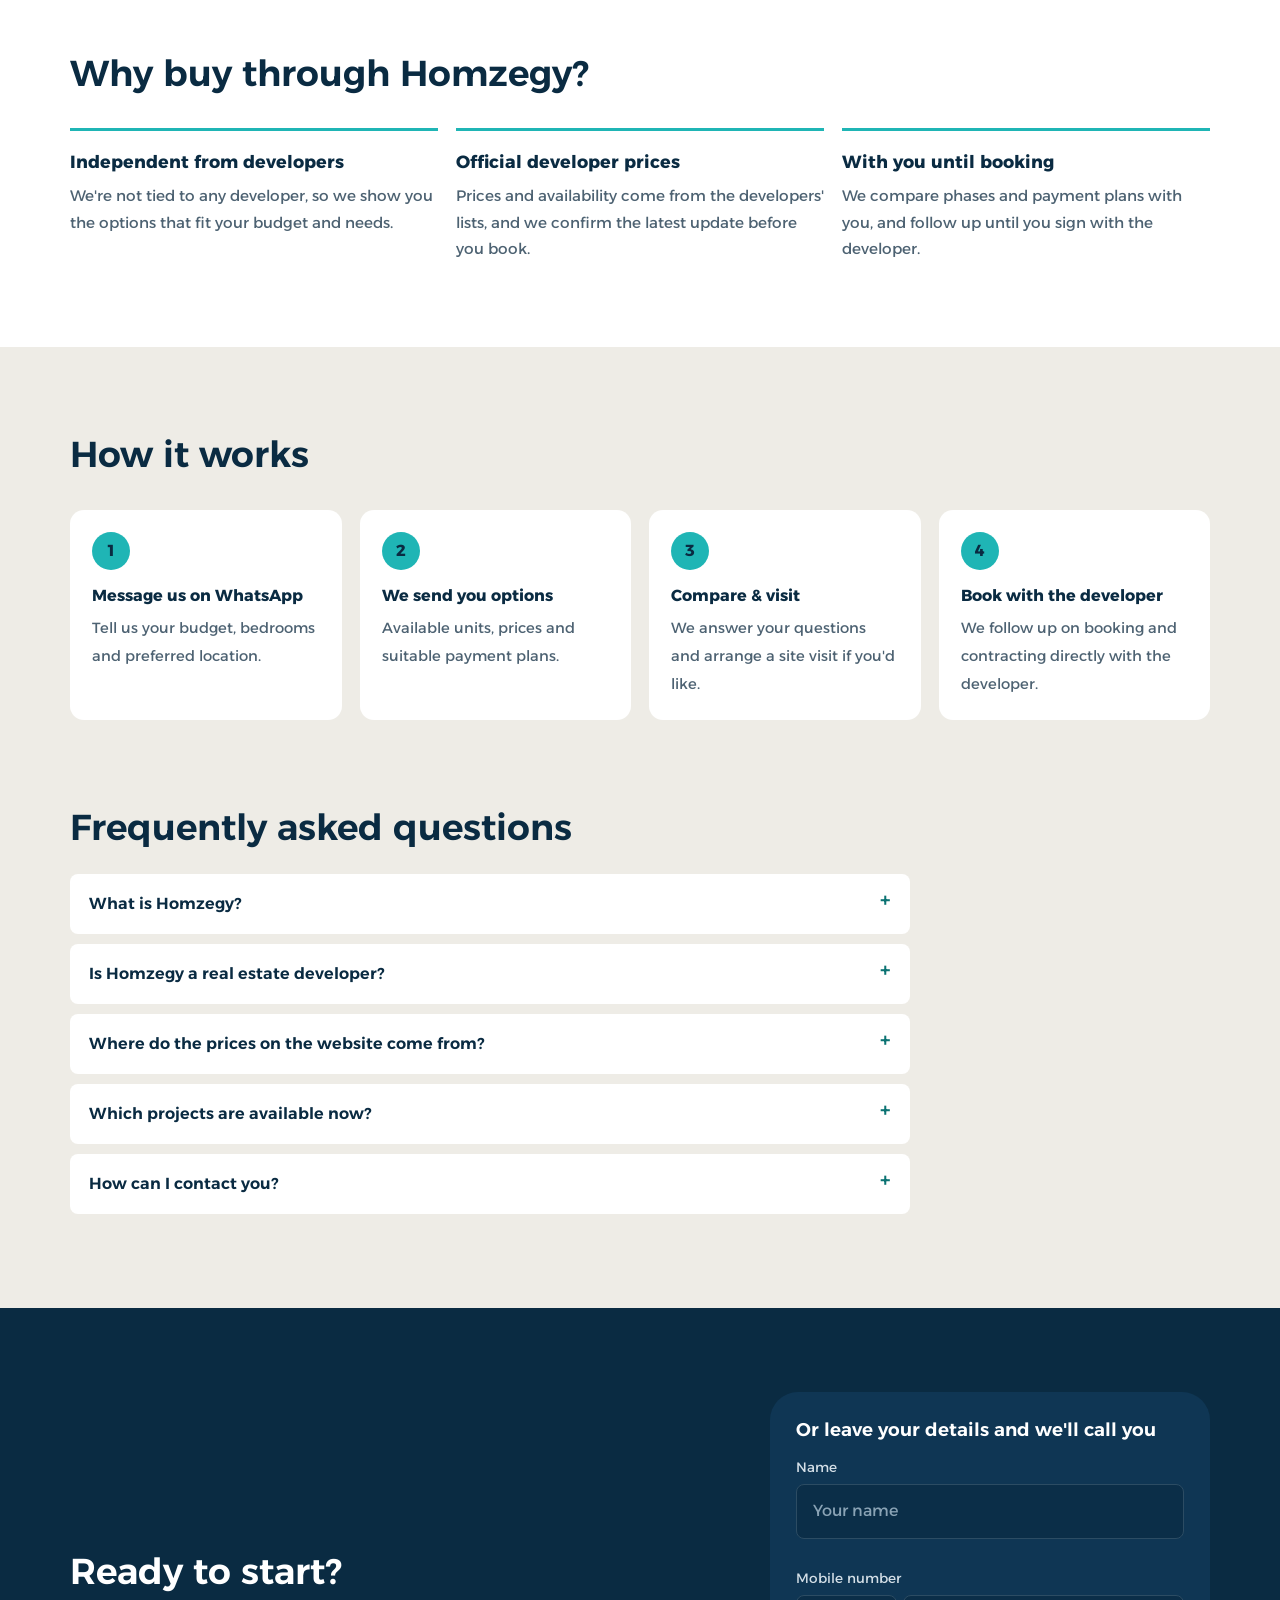
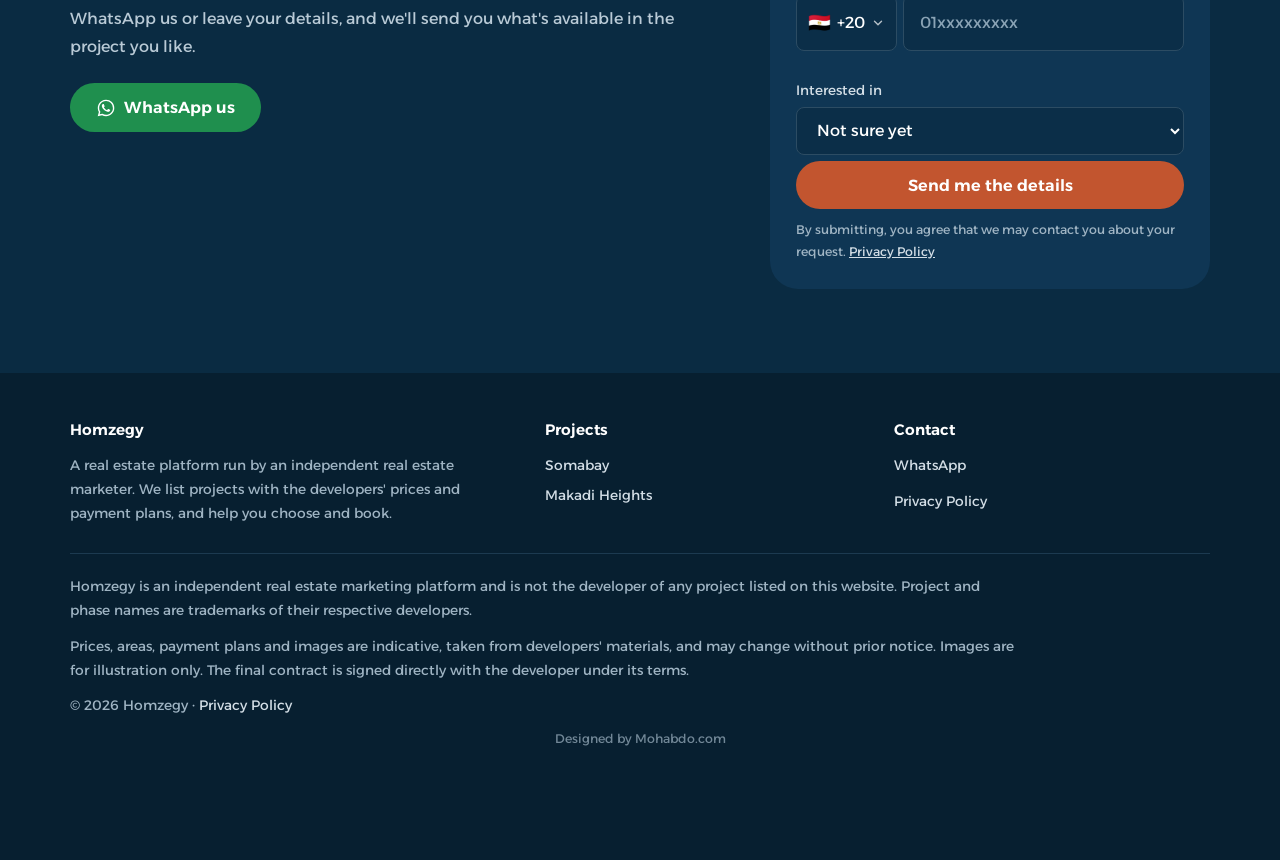
<file: en/index.html>
<!doctype html>
<html lang="en" dir="ltr">
<head>
<meta charset="utf-8">
<!-- Consent Mode v2: denied by default in EEA/UK/CH (until the visitor accepts), granted elsewhere -->
<script>window.dataLayer=window.dataLayer||[];function gtag(){dataLayer.push(arguments);}
var hzD={ad_storage:'denied',ad_user_data:'denied',ad_personalization:'denied',analytics_storage:'denied'},hzG={ad_storage:'granted',ad_user_data:'granted',ad_personalization:'granted',analytics_storage:'granted'};
gtag('consent','default',Object.assign({region:["AT", "BE", "BG", "HR", "CY", "CZ", "DK", "EE", "FI", "FR", "DE", "GR", "HU", "IE", "IT", "LV", "LT", "LU", "MT", "NL", "PL", "PT", "RO", "SK", "SI", "ES", "SE", "IS", "LI", "NO", "GB", "CH"],wait_for_update:500},hzD));
gtag('consent','default',hzG);
try{var hzC=localStorage.getItem('hz_consent');if(hzC)gtag('consent','update',hzC==='granted'?hzG:hzD);}catch(e){}</script>
<!-- Google Tag Manager -->
<script>(function(w,d,s,l,i){w[l]=w[l]||[];w[l].push({'gtm.start':
new Date().getTime(),event:'gtm.js'});var f=d.getElementsByTagName(s)[0],
j=d.createElement(s),dl=l!='dataLayer'?'&l='+l:'';j.async=true;j.src=
'https://www.googletagmanager.com/gtm.js?id='+i+dl;f.parentNode.insertBefore(j,f);
})(window,document,'script','dataLayer','GTM-5B2ZWT3M');</script>
<!-- End Google Tag Manager -->
<meta name="viewport" content="width=device-width, initial-scale=1">
<title>Homzegy | Independent Real Estate Platform in Egypt: Prices &amp; Payment Plans</title>
<meta name="description" content="Homzegy is an independent real estate platform run by an independent marketer. Compare project prices and payment plans, including Somabay (from EGP 15.9M in installments) and Makadi Heights (from EGP 13.23M), and chat with us on WhatsApp.">
<link rel="canonical" href="https://homzegy.com/en/">
<link rel="alternate" hreflang="ar" href="https://homzegy.com/">
<link rel="alternate" hreflang="en" href="https://homzegy.com/en/">
<link rel="alternate" hreflang="x-default" href="https://homzegy.com/">
<meta name="robots" content="index,follow,max-image-preview:large">
<meta name="theme-color" content="#0A2B42">
<meta property="og:type" content="website">
<meta property="og:site_name" content="Homzegy">
<meta property="og:locale" content="en_US">
<meta property="og:locale:alternate" content="ar_EG">
<meta property="og:title" content="Homzegy | Independent Real Estate Platform in Egypt: Prices &amp; Payment Plans">
<meta property="og:description" content="Homzegy is an independent real estate platform run by an independent marketer. Compare project prices and payment plans, including Somabay (from EGP 15.9M in installments) and Makadi Heights (from EGP 13.23M), and chat with us on WhatsApp.">
<meta property="og:url" content="https://homzegy.com/en/">
<meta property="og:image" content="https://homzegy.com/assets/img/brand/og-home.jpg">
<meta property="og:image:width" content="1200">
<meta property="og:image:height" content="630">
<meta name="twitter:card" content="summary_large_image">
<link rel="icon" href="/assets/img/brand/favicon.svg" type="image/svg+xml">
<link rel="apple-touch-icon" href="/assets/img/brand/apple-touch-icon.png">
<link rel="preconnect" href="https://fonts.googleapis.com">
<link rel="preconnect" href="https://fonts.gstatic.com" crossorigin>
<link href="https://fonts.googleapis.com/css2?family=Alexandria:wght@300;400;500;600;700&display=swap" rel="stylesheet">
<link rel="preload" as="image" href="/assets/img/somabay/g-jetty.webp" fetchpriority="high">
<link rel="stylesheet" href="/assets/css/style.css?v=32">
<script type="application/ld+json">{"@context": "https://schema.org", "@type": "RealEstateAgent", "@id": "https://homzegy.com/#org", "name": "Homzegy", "url": "https://homzegy.com/", "logo": "https://homzegy.com/assets/img/brand/apple-touch-icon.png", "image": "https://homzegy.com/assets/img/brand/og-home.jpg", "areaServed": {"@type": "Country", "name": "Egypt"}, "description": "An independent real estate platform in Egypt run by an independent real estate marketer, listing projects with developer prices and payment plans, currently including Somabay and Makadi Heights.", "contactPoint": {"@type": "ContactPoint", "contactType": "sales", "availableLanguage": ["ar", "en"]}}</script>
<script type="application/ld+json">{"@context": "https://schema.org", "@type": "WebSite", "name": "Homzegy", "url": "https://homzegy.com/en/", "inLanguage": "en", "publisher": {"@id": "https://homzegy.com/#org"}}</script>
<script type="application/ld+json">{"@context": "https://schema.org", "@type": "FAQPage", "mainEntity": [{"@type": "Question", "name": "What is Homzegy?", "acceptedAnswer": {"@type": "Answer", "text": "Homzegy is a real estate platform run by an independent real estate marketer. We list projects with the developers' prices and payment plans, and help you compare, choose and book."}}, {"@type": "Question", "name": "Is Homzegy a real estate developer?", "acceptedAnswer": {"@type": "Answer", "text": "No. Homzegy isn't affiliated with any developer. You sign directly with the developer, and we help you from the first question until booking."}}, {"@type": "Question", "name": "Where do the prices on the website come from?", "acceptedAnswer": {"@type": "Answer", "text": "From the developers' official price lists as of October 2026. Prices change, so we confirm the latest price and availability before you book."}}, {"@type": "Question", "name": "Which projects are available now?", "acceptedAnswer": {"@type": "Answer", "text": "Somabay on the Red Sea, from EGP 15,900,000 on 8-year installments with 5% down and up to 30% off for cash; and Makadi Heights by Orascom Development, from EGP 13,225,000 with down payments from 0%."}}, {"@type": "Question", "name": "How can I contact you?", "acceptedAnswer": {"@type": "Answer", "text": "Use the WhatsApp or call buttons on the page, or leave your details in the form and we'll call you."}}]}</script>
</head>
<body data-project="Homzegy" data-page="home" data-wa-default="Hello, I&#x27;d like to know the available projects.">
<!-- Google Tag Manager (noscript) -->
<noscript><iframe src="https://www.googletagmanager.com/ns.html?id=GTM-5B2ZWT3M"
height="0" width="0" style="display:none;visibility:hidden"></iframe></noscript>
<!-- End Google Tag Manager (noscript) -->
<a class="sr-only" href="#main">Skip to content</a>
<header class="top">
  <div class="wrap">
    <a class="brand" href="/en/" aria-label="Homzegy home">Homz<span>egy</span></a>
    <nav class="nav" aria-label="Main menu"><a href="/en/" aria-current="page">Home</a><a href="/en/somabay/">Somabay</a><a href="/en/makadi-heights/">Makadi Heights</a><a href="#contact">Contact</a></nav>
    <div class="top-actions">
      <a class="lang-sw" href="/" hreflang="ar" lang="ar" data-lang-switch>عربي</a>
      <a class="btn btn-ghost btn-sm" href="tel:" data-call data-loc="header"><svg viewBox="0 0 24 24" aria-hidden="true" fill="none" stroke="currentColor" stroke-width="2" stroke-linecap="round" stroke-linejoin="round"><path d="M22 16.92v3a2 2 0 0 1-2.18 2 19.8 19.8 0 0 1-8.63-3.07 19.5 19.5 0 0 1-6-6A19.8 19.8 0 0 1 2.12 4.18 2 2 0 0 1 4.11 2h3a2 2 0 0 1 2 1.72c.13.96.36 1.9.7 2.81a2 2 0 0 1-.45 2.11L8.09 9.91a16 16 0 0 0 6 6l1.27-1.27a2 2 0 0 1 2.11-.45c.91.34 1.85.57 2.81.7A2 2 0 0 1 22 16.92Z"/></svg><span>Call</span></a>
      <a class="btn btn-wa btn-sm" href="https://wa.me/" data-wa data-loc="header"><svg viewBox="0 0 24 24" aria-hidden="true" fill="currentColor"><path d="M19.05 4.91A9.82 9.82 0 0 0 12.04 2C6.58 2 2.13 6.45 2.13 11.91c0 1.75.46 3.45 1.32 4.95L2.05 22l5.25-1.38a9.9 9.9 0 0 0 4.74 1.21c5.46 0 9.91-4.45 9.91-9.91 0-2.65-1.03-5.14-2.9-7.01Zm-7.01 15.24a8.2 8.2 0 0 1-4.19-1.15l-.3-.18-3.12.82.83-3.04-.2-.31a8.19 8.19 0 0 1-1.26-4.38c0-4.54 3.7-8.23 8.24-8.23 2.2 0 4.27.86 5.82 2.42a8.18 8.18 0 0 1 2.41 5.82c0 4.54-3.69 8.23-8.23 8.23Zm4.52-6.16c-.25-.12-1.47-.72-1.69-.81-.23-.08-.39-.12-.56.13-.17.25-.64.81-.78.97-.14.17-.29.19-.54.06-.25-.12-1.05-.39-1.99-1.23-.74-.66-1.23-1.47-1.38-1.72-.14-.25-.02-.38.11-.51.11-.11.25-.29.37-.43.13-.15.17-.25.25-.42.08-.17.04-.31-.02-.43-.06-.13-.56-1.34-.76-1.84-.2-.48-.41-.42-.56-.43h-.48c-.17 0-.43.06-.66.31-.22.25-.86.85-.86 2.07 0 1.22.89 2.4 1.01 2.56.12.17 1.75 2.67 4.23 3.74.59.26 1.05.41 1.41.52.59.19 1.13.16 1.56.1.48-.07 1.47-.6 1.67-1.18.21-.58.21-1.07.14-1.18-.06-.1-.22-.16-.47-.28Z"/></svg><span>WhatsApp</span></a>
      <details class="menu"><summary aria-label="Menu"><svg viewBox="0 0 24 24" aria-hidden="true" fill="none" stroke="currentColor" stroke-width="2" stroke-linecap="round"><path d="M4 7h16M4 12h16M4 17h16"/></svg></summary><nav class="menu-panel" aria-label="Menu"><a href="/en/" aria-current="page">Home</a><a href="/en/somabay/">Somabay</a><a href="/en/makadi-heights/">Makadi Heights</a><a href="#contact">Contact</a><a href="/en/privacy-policy/">Privacy Policy</a></nav></details>
    </div>
  </div>
</header>
<main id="main">
<section class="hero">
  <div class="wrap hero-grid">
    <div>
      <p class="eyebrow-dev">Homzegy · Independent Real Estate</p>
      <h1>Choose your next home with an independent real estate marketer</h1>
      <p class="sub">Homzegy is an independent real estate platform. We show you projects at developer prices with their payment plans, and help you compare, choose and book.</p>
      <div class="offer">
        <div><b class="num">2</b><small>projects available</small></div>
        <div><b>Up to <span class="num">30%</span></b><small>off for cash</small></div>
        <div><b class="num">0%</b><small>down in some phases</small></div>
      </div>
      <div class="cta-row">
        <a class="btn btn-wa" href="https://wa.me/" data-wa data-loc="hero"><svg viewBox="0 0 24 24" aria-hidden="true" fill="currentColor"><path d="M19.05 4.91A9.82 9.82 0 0 0 12.04 2C6.58 2 2.13 6.45 2.13 11.91c0 1.75.46 3.45 1.32 4.95L2.05 22l5.25-1.38a9.9 9.9 0 0 0 4.74 1.21c5.46 0 9.91-4.45 9.91-9.91 0-2.65-1.03-5.14-2.9-7.01Zm-7.01 15.24a8.2 8.2 0 0 1-4.19-1.15l-.3-.18-3.12.82.83-3.04-.2-.31a8.19 8.19 0 0 1-1.26-4.38c0-4.54 3.7-8.23 8.24-8.23 2.2 0 4.27.86 5.82 2.42a8.18 8.18 0 0 1 2.41 5.82c0 4.54-3.69 8.23-8.23 8.23Zm4.52-6.16c-.25-.12-1.47-.72-1.69-.81-.23-.08-.39-.12-.56.13-.17.25-.64.81-.78.97-.14.17-.29.19-.54.06-.25-.12-1.05-.39-1.99-1.23-.74-.66-1.23-1.47-1.38-1.72-.14-.25-.02-.38.11-.51.11-.11.25-.29.37-.43.13-.15.17-.25.25-.42.08-.17.04-.31-.02-.43-.06-.13-.56-1.34-.76-1.84-.2-.48-.41-.42-.56-.43h-.48c-.17 0-.43.06-.66.31-.22.25-.86.85-.86 2.07 0 1.22.89 2.4 1.01 2.56.12.17 1.75 2.67 4.23 3.74.59.26 1.05.41 1.41.52.59.19 1.13.16 1.56.1.48-.07 1.47-.6 1.67-1.18.21-.58.21-1.07.14-1.18-.06-.1-.22-.16-.47-.28Z"/></svg><span>WhatsApp us</span></a>
        <a class="btn btn-ghost" href="tel:" data-call data-loc="hero"><svg viewBox="0 0 24 24" aria-hidden="true" fill="none" stroke="currentColor" stroke-width="2" stroke-linecap="round" stroke-linejoin="round"><path d="M22 16.92v3a2 2 0 0 1-2.18 2 19.8 19.8 0 0 1-8.63-3.07 19.5 19.5 0 0 1-6-6A19.8 19.8 0 0 1 2.12 4.18 2 2 0 0 1 4.11 2h3a2 2 0 0 1 2 1.72c.13.96.36 1.9.7 2.81a2 2 0 0 1-.45 2.11L8.09 9.91a16 16 0 0 0 6 6l1.27-1.27a2 2 0 0 1 2.11-.45c.91.34 1.85.57 2.81.7A2 2 0 0 1 22 16.92Z"/></svg><span>Call us</span></a>
      </div>
      <p class="trust"><a class="link" href="#projects">See projects and prices</a></p>
    </div>
    <figure class="hero-media arch">
      <img src="/assets/img/somabay/g-jetty.webp" alt="Wooden jetty over the Red Sea" width="1200" height="1798" fetchpriority="high" style="object-position:center 65%">
      <figcaption>Somabay, Red Sea</figcaption>
    </figure>
  </div>
</section>

<section class="block" id="projects" style="padding-top:20px">
  <div class="wrap">
    <h2>Available projects</h2>
    <p class="lead">Each project has its own page with phases, unit prices and payment plans, and you can request the payment plan for any unit on WhatsApp.</p>
    <div class="proj-grid">
      <article class="proj-card">
        <img src="/assets/img/somabay/hero-yacht.webp" alt="Somabay on the Red Sea" width="1183" height="1643" loading="lazy" decoding="async" style="object-position:center 40%">
        <div class="pc-body">
          <h3>Somabay</h3>
          <p>A peninsula on the Red Sea with 11 km of beaches, 7 hotels, golf and international schools. 11 phases from chalets to villas.</p>
          <div class="pc-meta"><span>From EGP 15,900,000 over 8 years</span><span>5% down</span><span>Up to 30% off for cash</span></div>
          <div class="cta-row"><a class="btn btn-coral" href="/en/somabay/">See phases & prices</a><a class="btn btn-light" href="https://wa.me/" data-wa data-loc="home_project_card" data-wa-msg="Hello, I&#x27;d like the prices and payment plans.
Project: Somabay" data-phase="Somabay"><svg viewBox="0 0 24 24" aria-hidden="true" fill="currentColor"><path d="M19.05 4.91A9.82 9.82 0 0 0 12.04 2C6.58 2 2.13 6.45 2.13 11.91c0 1.75.46 3.45 1.32 4.95L2.05 22l5.25-1.38a9.9 9.9 0 0 0 4.74 1.21c5.46 0 9.91-4.45 9.91-9.91 0-2.65-1.03-5.14-2.9-7.01Zm-7.01 15.24a8.2 8.2 0 0 1-4.19-1.15l-.3-.18-3.12.82.83-3.04-.2-.31a8.19 8.19 0 0 1-1.26-4.38c0-4.54 3.7-8.23 8.24-8.23 2.2 0 4.27.86 5.82 2.42a8.18 8.18 0 0 1 2.41 5.82c0 4.54-3.69 8.23-8.23 8.23Zm4.52-6.16c-.25-.12-1.47-.72-1.69-.81-.23-.08-.39-.12-.56.13-.17.25-.64.81-.78.97-.14.17-.29.19-.54.06-.25-.12-1.05-.39-1.99-1.23-.74-.66-1.23-1.47-1.38-1.72-.14-.25-.02-.38.11-.51.11-.11.25-.29.37-.43.13-.15.17-.25.25-.42.08-.17.04-.31-.02-.43-.06-.13-.56-1.34-.76-1.84-.2-.48-.41-.42-.56-.43h-.48c-.17 0-.43.06-.66.31-.22.25-.86.85-.86 2.07 0 1.22.89 2.4 1.01 2.56.12.17 1.75 2.67 4.23 3.74.59.26 1.05.41 1.41.52.59.19 1.13.16 1.56.1.48-.07 1.47-.6 1.67-1.18.21-.58.21-1.07.14-1.18-.06-.1-.22-.16-.47-.28Z"/></svg><span>WhatsApp</span></a></div>
        </div>
      </article>
      <article class="proj-card">
        <img src="/assets/img/makadi/hero-lagoon.webp" alt="Makadi Heights by Orascom Development" width="1600" height="648" loading="lazy" decoding="async" style="object-position:22% center">
        <div class="pc-body">
          <h3>Makadi Heights</h3>
          <p>A complete town in Makadi Bay by Orascom Development, the developer of El Gouna. Lagoon chalets and fully finished villas.</p>
          <div class="pc-meta"><span>From EGP 13,225,000</span><span>From 0% down</span><span>22% cash discount</span></div>
          <div class="cta-row"><a class="btn btn-coral" href="/en/makadi-heights/">See phases & prices</a><a class="btn btn-light" href="https://wa.me/" data-wa data-loc="home_project_card" data-wa-msg="Hello, I&#x27;d like the prices and payment plans.
Project: Makadi Heights" data-phase="Makadi Heights"><svg viewBox="0 0 24 24" aria-hidden="true" fill="currentColor"><path d="M19.05 4.91A9.82 9.82 0 0 0 12.04 2C6.58 2 2.13 6.45 2.13 11.91c0 1.75.46 3.45 1.32 4.95L2.05 22l5.25-1.38a9.9 9.9 0 0 0 4.74 1.21c5.46 0 9.91-4.45 9.91-9.91 0-2.65-1.03-5.14-2.9-7.01Zm-7.01 15.24a8.2 8.2 0 0 1-4.19-1.15l-.3-.18-3.12.82.83-3.04-.2-.31a8.19 8.19 0 0 1-1.26-4.38c0-4.54 3.7-8.23 8.24-8.23 2.2 0 4.27.86 5.82 2.42a8.18 8.18 0 0 1 2.41 5.82c0 4.54-3.69 8.23-8.23 8.23Zm4.52-6.16c-.25-.12-1.47-.72-1.69-.81-.23-.08-.39-.12-.56.13-.17.25-.64.81-.78.97-.14.17-.29.19-.54.06-.25-.12-1.05-.39-1.99-1.23-.74-.66-1.23-1.47-1.38-1.72-.14-.25-.02-.38.11-.51.11-.11.25-.29.37-.43.13-.15.17-.25.25-.42.08-.17.04-.31-.02-.43-.06-.13-.56-1.34-.76-1.84-.2-.48-.41-.42-.56-.43h-.48c-.17 0-.43.06-.66.31-.22.25-.86.85-.86 2.07 0 1.22.89 2.4 1.01 2.56.12.17 1.75 2.67 4.23 3.74.59.26 1.05.41 1.41.52.59.19 1.13.16 1.56.1.48-.07 1.47-.6 1.67-1.18.21-.58.21-1.07.14-1.18-.06-.1-.22-.16-.47-.28Z"/></svg><span>WhatsApp</span></a></div>
        </div>
      </article>
    </div>
  </div>
</section>

<section class="block bg-white">
  <div class="wrap">
    <h2>Why buy through Homzegy?</h2>
    <div class="why">
      <div><b>Independent from developers</b><p>We're not tied to any developer, so we show you the options that fit your budget and needs.</p></div>
      <div><b>Official developer prices</b><p>Prices and availability come from the developers' lists, and we confirm the latest update before you book.</p></div>
      <div><b>With you until booking</b><p>We compare phases and payment plans with you, and follow up until you sign with the developer.</p></div>
    </div>
  </div>
</section>

<section class="block">
  <div class="wrap">
    <h2>How it works</h2>
    <ol class="steps">
      <li><b>Message us on WhatsApp</b><span>Tell us your budget, bedrooms and preferred location.</span></li>
      <li><b>We send you options</b><span>Available units, prices and suitable payment plans.</span></li>
      <li><b>Compare & visit</b><span>We answer your questions and arrange a site visit if you'd like.</span></li>
      <li><b>Book with the developer</b><span>We follow up on booking and contracting directly with the developer.</span></li>
    </ol>
  </div>
</section>

<section class="block" style="padding-top:0">
  <div class="wrap">
    <h2>Frequently asked questions</h2>
    <div class="faq"><details><summary>What is Homzegy?</summary><p>Homzegy is a real estate platform run by an independent real estate marketer. We list projects with the developers&#x27; prices and payment plans, and help you compare, choose and book.</p></details><details><summary>Is Homzegy a real estate developer?</summary><p>No. Homzegy isn&#x27;t affiliated with any developer. You sign directly with the developer, and we help you from the first question until booking.</p></details><details><summary>Where do the prices on the website come from?</summary><p>From the developers&#x27; official price lists as of October 2026. Prices change, so we confirm the latest price and availability before you book.</p></details><details><summary>Which projects are available now?</summary><p>Somabay on the Red Sea, from EGP 15,900,000 on 8-year installments with 5% down and up to 30% off for cash; and Makadi Heights by Orascom Development, from EGP 13,225,000 with down payments from 0%.</p></details><details><summary>How can I contact you?</summary><p>Use the WhatsApp or call buttons on the page, or leave your details in the form and we&#x27;ll call you.</p></details></div>
  </div>
</section>

<section class="lead-sec" id="contact" data-track-view="view_contact">
  <div class="wrap lead-grid">
    <div>
      <h2>Ready to start?</h2>
      <p class="lead">WhatsApp us or leave your details, and we'll send you what's available in the project you like.</p>
      <div class="cta-row">
        <a class="btn btn-wa" href="https://wa.me/" data-wa data-loc="home_section"><svg viewBox="0 0 24 24" aria-hidden="true" fill="currentColor"><path d="M19.05 4.91A9.82 9.82 0 0 0 12.04 2C6.58 2 2.13 6.45 2.13 11.91c0 1.75.46 3.45 1.32 4.95L2.05 22l5.25-1.38a9.9 9.9 0 0 0 4.74 1.21c5.46 0 9.91-4.45 9.91-9.91 0-2.65-1.03-5.14-2.9-7.01Zm-7.01 15.24a8.2 8.2 0 0 1-4.19-1.15l-.3-.18-3.12.82.83-3.04-.2-.31a8.19 8.19 0 0 1-1.26-4.38c0-4.54 3.7-8.23 8.24-8.23 2.2 0 4.27.86 5.82 2.42a8.18 8.18 0 0 1 2.41 5.82c0 4.54-3.69 8.23-8.23 8.23Zm4.52-6.16c-.25-.12-1.47-.72-1.69-.81-.23-.08-.39-.12-.56.13-.17.25-.64.81-.78.97-.14.17-.29.19-.54.06-.25-.12-1.05-.39-1.99-1.23-.74-.66-1.23-1.47-1.38-1.72-.14-.25-.02-.38.11-.51.11-.11.25-.29.37-.43.13-.15.17-.25.25-.42.08-.17.04-.31-.02-.43-.06-.13-.56-1.34-.76-1.84-.2-.48-.41-.42-.56-.43h-.48c-.17 0-.43.06-.66.31-.22.25-.86.85-.86 2.07 0 1.22.89 2.4 1.01 2.56.12.17 1.75 2.67 4.23 3.74.59.26 1.05.41 1.41.52.59.19 1.13.16 1.56.1.48-.07 1.47-.6 1.67-1.18.21-.58.21-1.07.14-1.18-.06-.1-.22-.16-.47-.28Z"/></svg><span>WhatsApp us</span></a>
        <a class="btn btn-light" href="tel:" data-call data-loc="home_section"><svg viewBox="0 0 24 24" aria-hidden="true" fill="none" stroke="currentColor" stroke-width="2" stroke-linecap="round" stroke-linejoin="round"><path d="M22 16.92v3a2 2 0 0 1-2.18 2 19.8 19.8 0 0 1-8.63-3.07 19.5 19.5 0 0 1-6-6A19.8 19.8 0 0 1 2.12 4.18 2 2 0 0 1 4.11 2h3a2 2 0 0 1 2 1.72c.13.96.36 1.9.7 2.81a2 2 0 0 1-.45 2.11L8.09 9.91a16 16 0 0 0 6 6l1.27-1.27a2 2 0 0 1 2.11-.45c.91.34 1.85.57 2.81.7A2 2 0 0 1 22 16.92Z"/></svg><span>Call</span></a>
      </div>
    </div>
    <div class="form-card">
      <h3>Or leave your details and we'll call you</h3>
      <form data-lead-form data-loc="home" novalidate>
        <div class="fields">
          <div data-field><label for="f-name">Name</label><input id="f-name" name="name" autocomplete="name" required placeholder="Your name"><div class="err" aria-live="polite"></div></div>
          <div data-field><label for="f-phone">Mobile number</label><div class="phone-in" dir="ltr"><div class="cc" data-cc><button type="button" class="cc-btn" aria-haspopup="listbox" aria-expanded="false" aria-label="Country code"><span class="cc-flag">🇪🇬</span><span class="cc-dial">+20</span><svg viewBox="0 0 24 24" aria-hidden="true" fill="none" stroke="currentColor" stroke-width="2.4" stroke-linecap="round" stroke-linejoin="round"><path d="m6 9 6 6 6-6"/></svg></button><input type="hidden" name="cc" value="+20"><div class="cc-pop" hidden><input class="cc-q" type="search" autocomplete="off" placeholder="Search country or code" aria-label="Search country or code" dir="auto"><ul class="cc-list" role="listbox" aria-label="Country code"></ul></div></div><input id="f-phone" name="phone" type="tel" inputmode="tel" autocomplete="tel-national" required placeholder="Mobile number"></div><div class="err" aria-live="polite"></div></div>
          <div><label for="f-int">Interested in</label><select id="f-int" name="interest"><option value="">Not sure yet</option><option value="Somabay">Somabay</option><option value="Makadi Heights">Makadi Heights</option></select></div>
          <div class="hp" aria-hidden="true"><label for="f-web">Website</label><input id="f-web" name="website" tabindex="-1" autocomplete="off"></div>
        </div>
        <button class="btn btn-coral" type="submit">Send me the details</button>
        <p class="consent">By submitting, you agree that we may contact you about your request. <a href="/en/privacy-policy/">Privacy Policy</a></p>
      </form>
    </div>
  </div>
</section>
</main>
<footer>
  <div class="wrap">
    <div class="foot-grid">
      <div>
        <h4>Homzegy</h4>
        <p>A real estate platform run by an independent real estate marketer. We list projects with the developers' prices and payment plans, and help you choose and book.</p>
      </div>
      <div>
        <h4>Projects</h4>
        <ul><li><a href="/en/somabay/">Somabay</a></li><li><a href="/en/makadi-heights/">Makadi Heights</a></li></ul>
      </div>
      <div>
        <h4>Contact</h4>
        <ul>
          <li><a href="https://wa.me/" data-wa data-loc="footer">WhatsApp</a></li>
          <li><a href="tel:" data-call data-loc="footer">Call</a></li>
          <li><a href="/en/privacy-policy/">Privacy Policy</a></li>
        </ul>
      </div>
    </div>
    <div class="legal-note">
      <p>Homzegy is an independent real estate marketing platform and is not the developer of any project listed on this website. Project and phase names are trademarks of their respective developers.</p>
      <p>Prices, areas, payment plans and images are indicative, taken from developers' materials, and may change without prior notice. Images are for illustration only. The final contract is signed directly with the developer under its terms.</p>
      <p>© <span data-year>2026</span> Homzegy · <a href="/en/privacy-policy/">Privacy Policy</a></p>
      <p class="credit" dir="ltr">Designed by <a href="https://mohabdo.com" target="_blank" rel="noopener">Mohabdo.com</a></p>
    </div>
  </div>
</footer>
<nav class="mbar" aria-label="Quick contact">
  <a class="btn btn-light" href="tel:" data-call data-loc="sticky_bar"><svg viewBox="0 0 24 24" aria-hidden="true" fill="none" stroke="currentColor" stroke-width="2" stroke-linecap="round" stroke-linejoin="round"><path d="M22 16.92v3a2 2 0 0 1-2.18 2 19.8 19.8 0 0 1-8.63-3.07 19.5 19.5 0 0 1-6-6A19.8 19.8 0 0 1 2.12 4.18 2 2 0 0 1 4.11 2h3a2 2 0 0 1 2 1.72c.13.96.36 1.9.7 2.81a2 2 0 0 1-.45 2.11L8.09 9.91a16 16 0 0 0 6 6l1.27-1.27a2 2 0 0 1 2.11-.45c.91.34 1.85.57 2.81.7A2 2 0 0 1 22 16.92Z"/></svg><span>Call</span></a>
  <a class="btn btn-wa" href="https://wa.me/" data-wa data-loc="sticky_bar"><svg viewBox="0 0 24 24" aria-hidden="true" fill="currentColor"><path d="M19.05 4.91A9.82 9.82 0 0 0 12.04 2C6.58 2 2.13 6.45 2.13 11.91c0 1.75.46 3.45 1.32 4.95L2.05 22l5.25-1.38a9.9 9.9 0 0 0 4.74 1.21c5.46 0 9.91-4.45 9.91-9.91 0-2.65-1.03-5.14-2.9-7.01Zm-7.01 15.24a8.2 8.2 0 0 1-4.19-1.15l-.3-.18-3.12.82.83-3.04-.2-.31a8.19 8.19 0 0 1-1.26-4.38c0-4.54 3.7-8.23 8.24-8.23 2.2 0 4.27.86 5.82 2.42a8.18 8.18 0 0 1 2.41 5.82c0 4.54-3.69 8.23-8.23 8.23Zm4.52-6.16c-.25-.12-1.47-.72-1.69-.81-.23-.08-.39-.12-.56.13-.17.25-.64.81-.78.97-.14.17-.29.19-.54.06-.25-.12-1.05-.39-1.99-1.23-.74-.66-1.23-1.47-1.38-1.72-.14-.25-.02-.38.11-.51.11-.11.25-.29.37-.43.13-.15.17-.25.25-.42.08-.17.04-.31-.02-.43-.06-.13-.56-1.34-.76-1.84-.2-.48-.41-.42-.56-.43h-.48c-.17 0-.43.06-.66.31-.22.25-.86.85-.86 2.07 0 1.22.89 2.4 1.01 2.56.12.17 1.75 2.67 4.23 3.74.59.26 1.05.41 1.41.52.59.19 1.13.16 1.56.1.48-.07 1.47-.6 1.67-1.18.21-.58.21-1.07.14-1.18-.06-.1-.22-.16-.47-.28Z"/></svg><span>WhatsApp us</span></a>
</nav>
<div class="wag" id="wa-gate" hidden>
  <div class="wag-back" data-wag-close></div>
  <div class="wag-box" role="dialog" aria-modal="true" aria-labelledby="wag-t">
    <button type="button" class="wag-x" data-wag-close aria-label="Close">×</button>
    <form data-wag-form novalidate>
      <div class="wag-ic" data-ic-wa><svg viewBox="0 0 24 24" aria-hidden="true" fill="currentColor"><path d="M19.05 4.91A9.82 9.82 0 0 0 12.04 2C6.58 2 2.13 6.45 2.13 11.91c0 1.75.46 3.45 1.32 4.95L2.05 22l5.25-1.38a9.9 9.9 0 0 0 4.74 1.21c5.46 0 9.91-4.45 9.91-9.91 0-2.65-1.03-5.14-2.9-7.01Zm-7.01 15.24a8.2 8.2 0 0 1-4.19-1.15l-.3-.18-3.12.82.83-3.04-.2-.31a8.19 8.19 0 0 1-1.26-4.38c0-4.54 3.7-8.23 8.24-8.23 2.2 0 4.27.86 5.82 2.42a8.18 8.18 0 0 1 2.41 5.82c0 4.54-3.69 8.23-8.23 8.23Zm4.52-6.16c-.25-.12-1.47-.72-1.69-.81-.23-.08-.39-.12-.56.13-.17.25-.64.81-.78.97-.14.17-.29.19-.54.06-.25-.12-1.05-.39-1.99-1.23-.74-.66-1.23-1.47-1.38-1.72-.14-.25-.02-.38.11-.51.11-.11.25-.29.37-.43.13-.15.17-.25.25-.42.08-.17.04-.31-.02-.43-.06-.13-.56-1.34-.76-1.84-.2-.48-.41-.42-.56-.43h-.48c-.17 0-.43.06-.66.31-.22.25-.86.85-.86 2.07 0 1.22.89 2.4 1.01 2.56.12.17 1.75 2.67 4.23 3.74.59.26 1.05.41 1.41.52.59.19 1.13.16 1.56.1.48-.07 1.47-.6 1.67-1.18.21-.58.21-1.07.14-1.18-.06-.1-.22-.16-.47-.28Z"/></svg></div><div class="wag-ic wag-ic-form" data-ic-form hidden><svg viewBox="0 0 24 24" aria-hidden="true" fill="none" stroke="currentColor" stroke-width="2" stroke-linecap="round" stroke-linejoin="round"><path d="M4 20h4L19 9l-4-4L4 16v4Z"/><path d="M13.5 6.5l4 4"/></svg></div>
      <h3 id="wag-t">More details on WhatsApp</h3>
      <p class="wag-ctx" data-wag-ctx hidden></p>
      <p class="wag-sub">Enter your name and number and we'll take you to WhatsApp right away.</p>
      <div class="fields">
        <div data-field><label for="g-name">Name</label><input id="g-name" name="name" autocomplete="name" required placeholder="Your name"><div class="err" aria-live="polite"></div></div>
        <div data-field><label for="g-phone">Mobile number</label><div class="phone-in" dir="ltr"><div class="cc" data-cc><button type="button" class="cc-btn" aria-haspopup="listbox" aria-expanded="false" aria-label="Country code"><span class="cc-flag">🇪🇬</span><span class="cc-dial">+20</span><svg viewBox="0 0 24 24" aria-hidden="true" fill="none" stroke="currentColor" stroke-width="2.4" stroke-linecap="round" stroke-linejoin="round"><path d="m6 9 6 6 6-6"/></svg></button><input type="hidden" name="cc" value="+20"><div class="cc-pop" hidden><input class="cc-q" type="search" autocomplete="off" placeholder="Search country or code" aria-label="Search country or code" dir="auto"><ul class="cc-list" role="listbox" aria-label="Country code"></ul></div></div><input id="g-phone" name="phone" type="tel" inputmode="tel" autocomplete="tel-national" required placeholder="Mobile number"></div><div class="err" aria-live="polite"></div></div>
        <div data-field data-email hidden><label for="g-email">Email <small>(optional)</small></label><input id="g-email" name="email" type="email" inputmode="email" autocomplete="email" dir="ltr" placeholder="name@email.com"><div class="err" aria-live="polite"></div></div>
        <div class="hp" aria-hidden="true"><label for="g-web">Website</label><input id="g-web" name="website" tabindex="-1" autocomplete="off"></div>
      </div>
      <button class="btn btn-wa wag-go" type="submit" data-mode="wa"><svg viewBox="0 0 24 24" aria-hidden="true" fill="currentColor"><path d="M19.05 4.91A9.82 9.82 0 0 0 12.04 2C6.58 2 2.13 6.45 2.13 11.91c0 1.75.46 3.45 1.32 4.95L2.05 22l5.25-1.38a9.9 9.9 0 0 0 4.74 1.21c5.46 0 9.91-4.45 9.91-9.91 0-2.65-1.03-5.14-2.9-7.01Zm-7.01 15.24a8.2 8.2 0 0 1-4.19-1.15l-.3-.18-3.12.82.83-3.04-.2-.31a8.19 8.19 0 0 1-1.26-4.38c0-4.54 3.7-8.23 8.24-8.23 2.2 0 4.27.86 5.82 2.42a8.18 8.18 0 0 1 2.41 5.82c0 4.54-3.69 8.23-8.23 8.23Zm4.52-6.16c-.25-.12-1.47-.72-1.69-.81-.23-.08-.39-.12-.56.13-.17.25-.64.81-.78.97-.14.17-.29.19-.54.06-.25-.12-1.05-.39-1.99-1.23-.74-.66-1.23-1.47-1.38-1.72-.14-.25-.02-.38.11-.51.11-.11.25-.29.37-.43.13-.15.17-.25.25-.42.08-.17.04-.31-.02-.43-.06-.13-.56-1.34-.76-1.84-.2-.48-.41-.42-.56-.43h-.48c-.17 0-.43.06-.66.31-.22.25-.86.85-.86 2.07 0 1.22.89 2.4 1.01 2.56.12.17 1.75 2.67 4.23 3.74.59.26 1.05.41 1.41.52.59.19 1.13.16 1.56.1.48-.07 1.47-.6 1.67-1.18.21-.58.21-1.07.14-1.18-.06-.1-.22-.16-.47-.28Z"/></svg><span>Continue on WhatsApp</span></button>
      <button class="wag-alt" type="button" data-wag-switch>Don't use WhatsApp? Request a call back instead</button>
      <button class="btn btn-coral wag-send" type="submit" data-mode="form" hidden>Send my details</button>
      <p class="consent">By submitting, you agree that we may contact you about your request. <a href="/en/privacy-policy/">Privacy Policy</a></p>
    </form>
  </div>
</div>
<div class="cookie" id="cookie" role="region" aria-label="Cookies">
  <span>We use cookies to analyse traffic and improve your experience. <a href="/en/privacy-policy/">Learn more</a></span>
  <button type="button" class="ck-no" data-ck-no hidden>Decline</button><button type="button" data-ck-ok>OK</button>
</div>
<script src="/assets/js/main.js?v=32" defer></script>
</body>
</html>
</file>
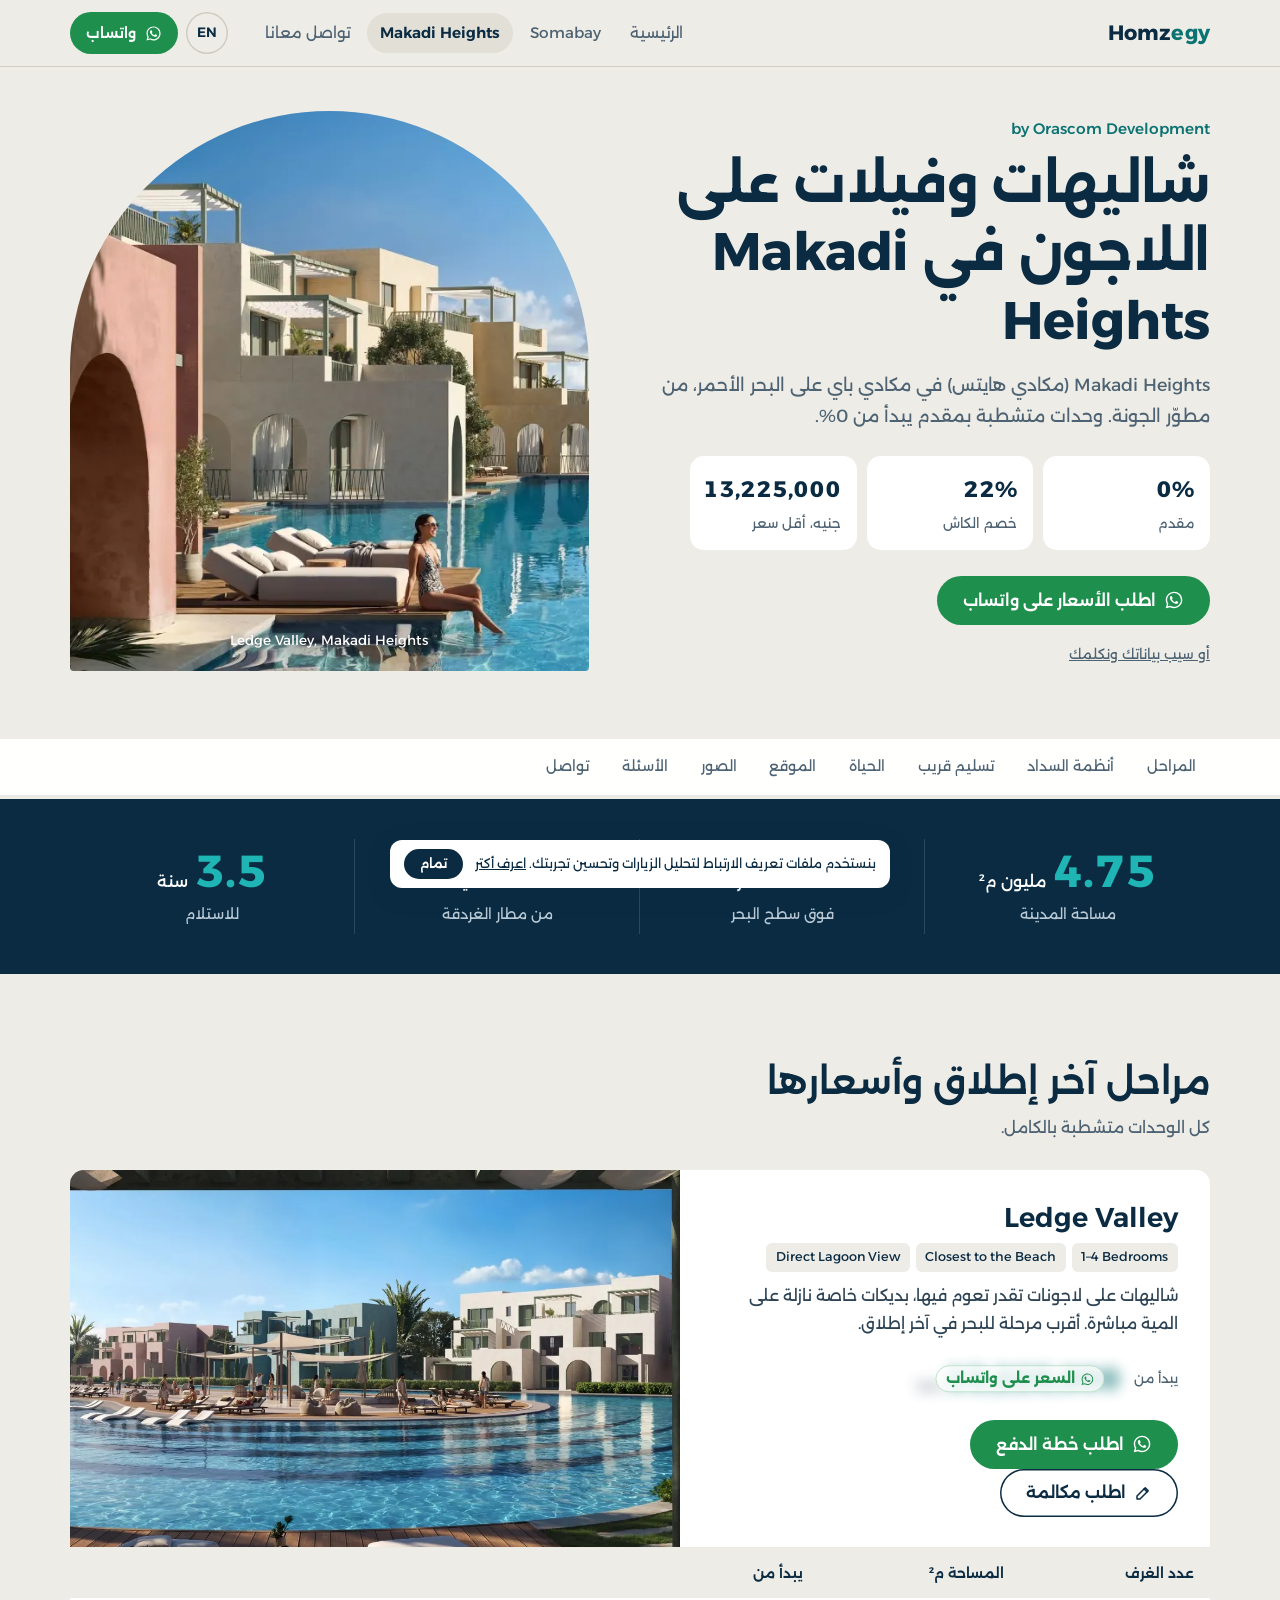
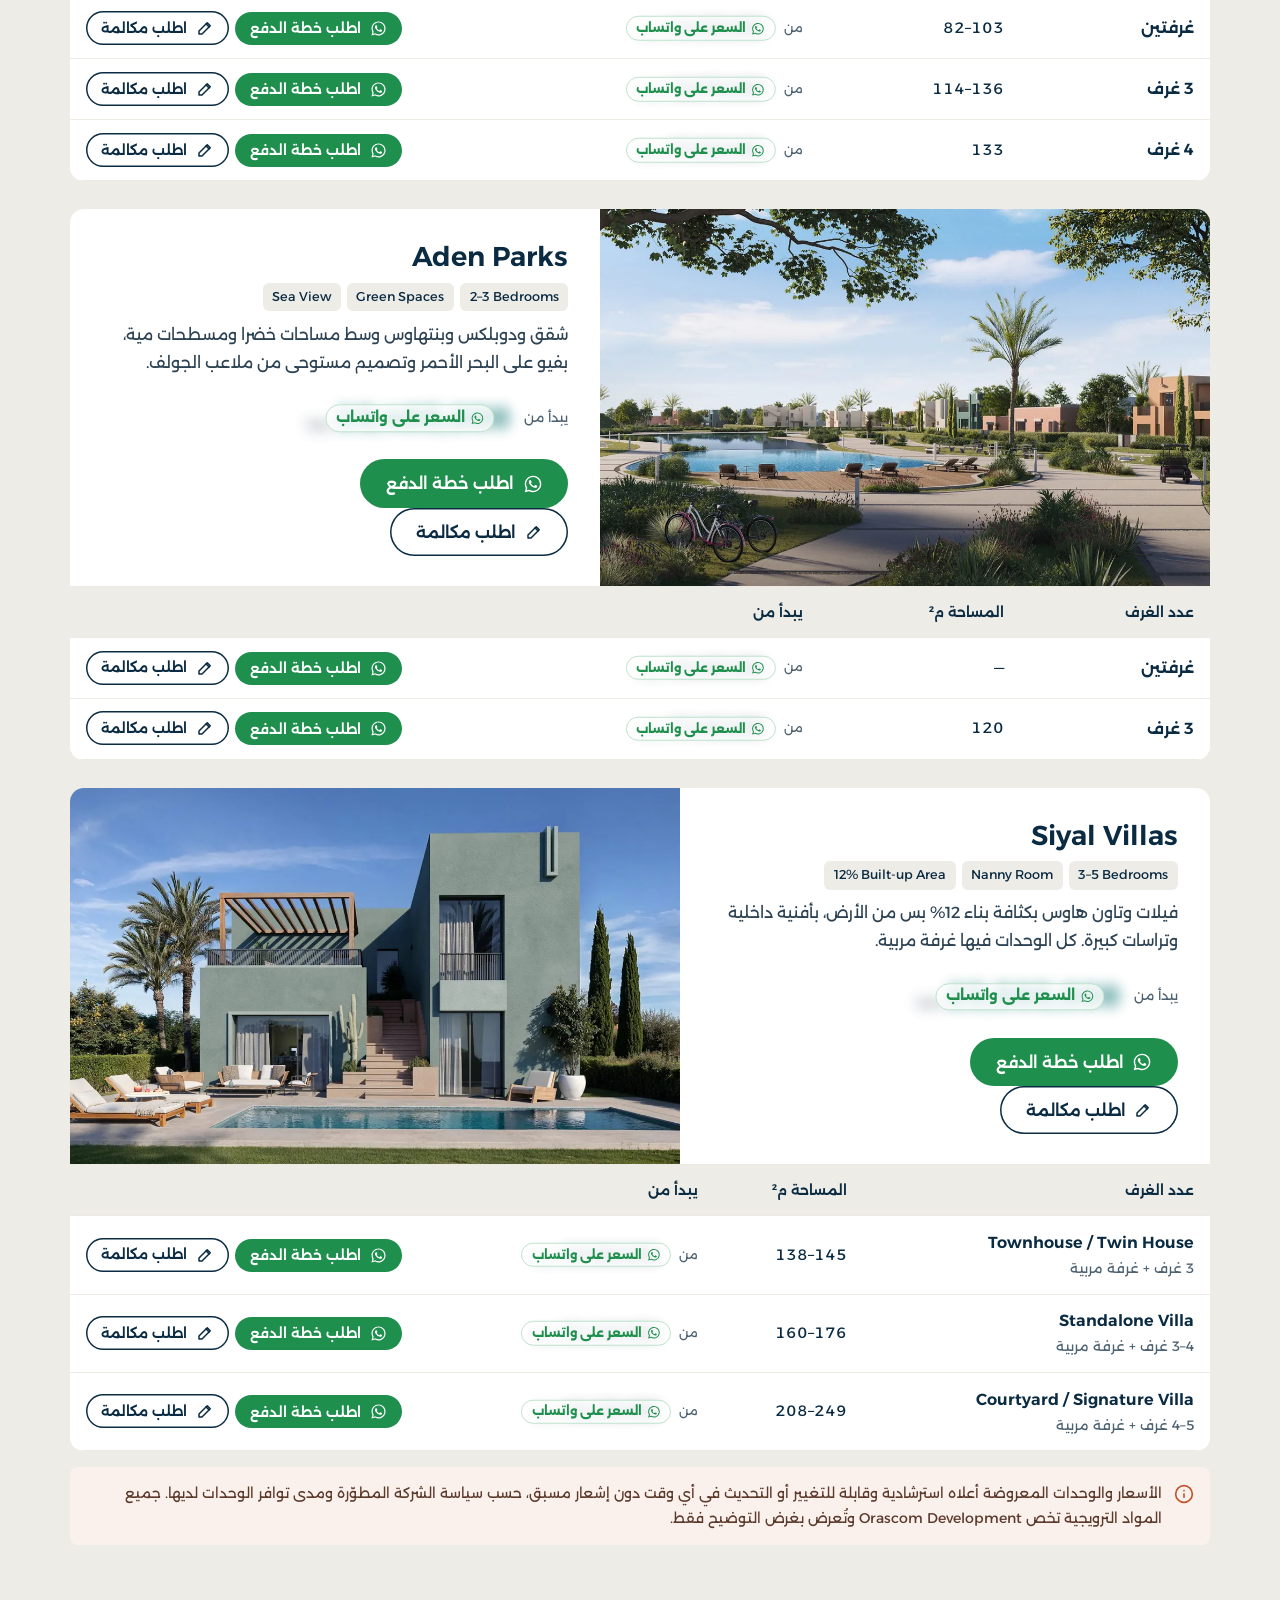
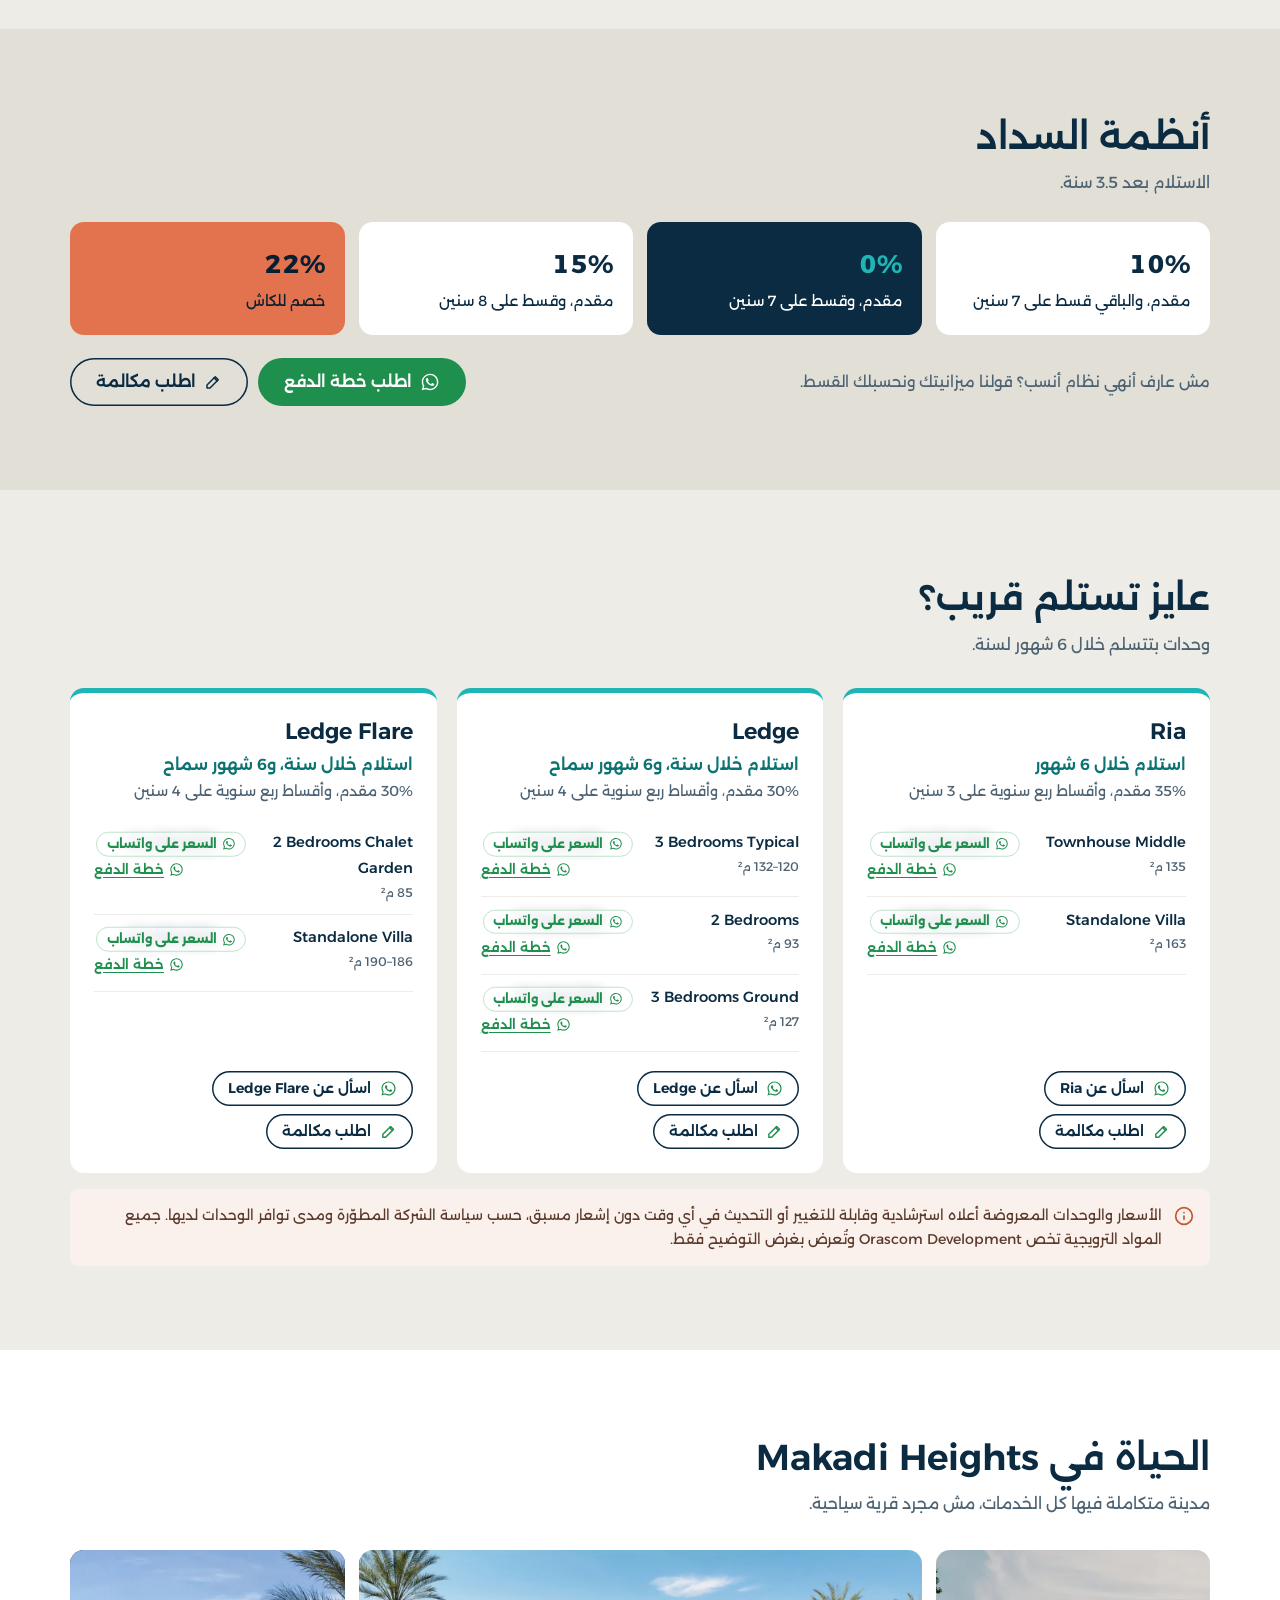
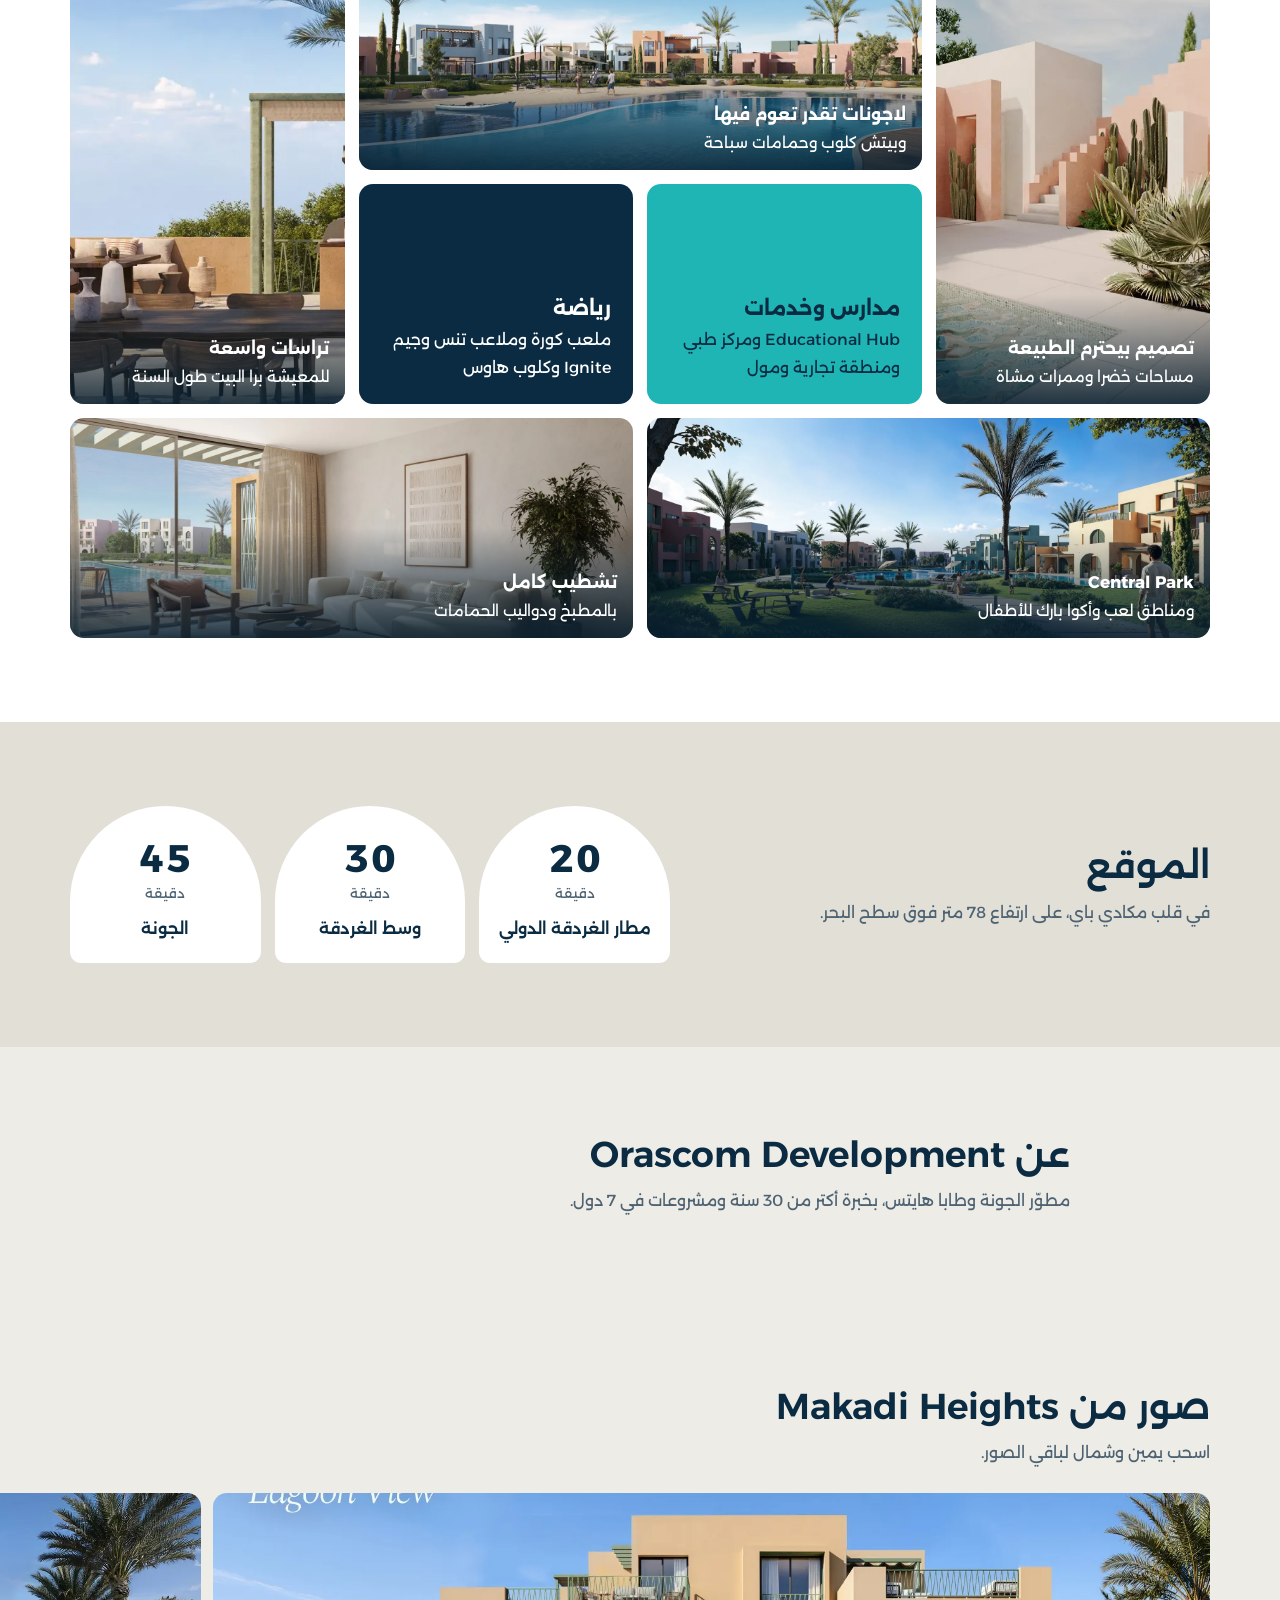
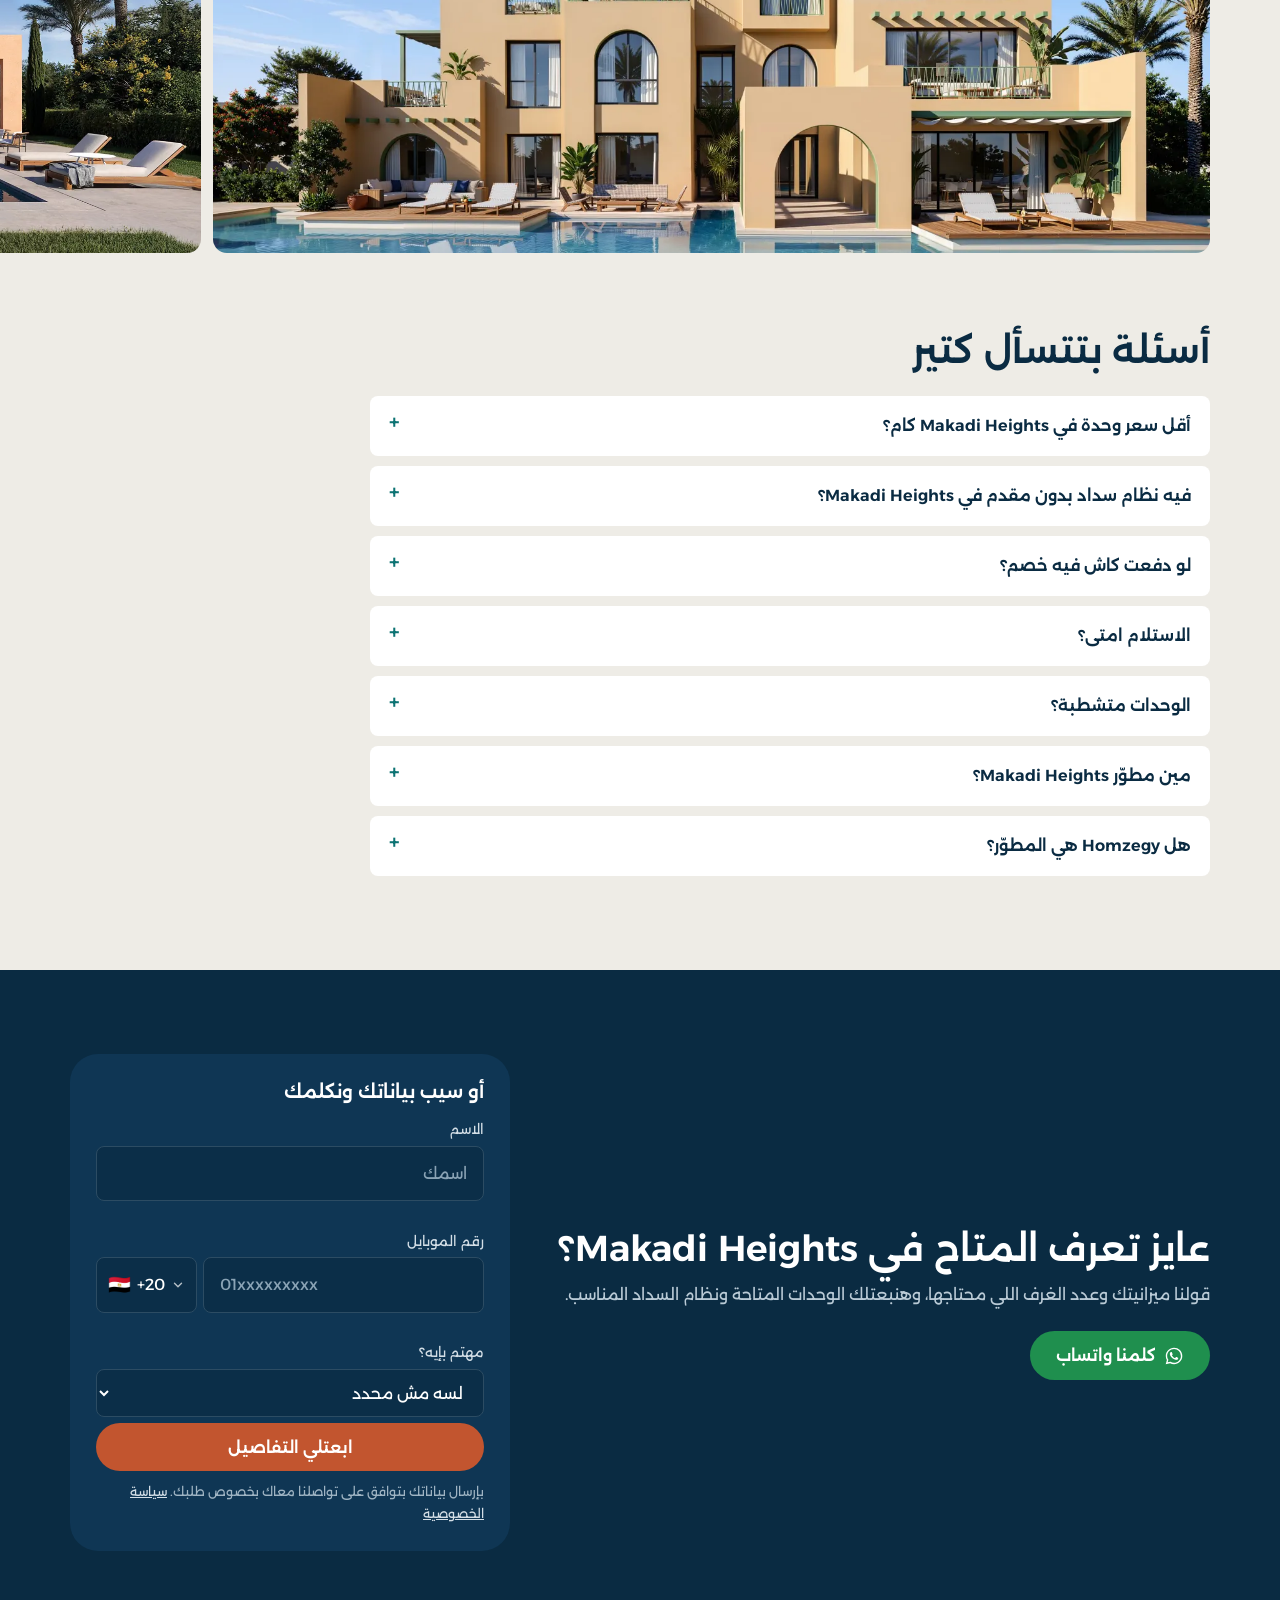
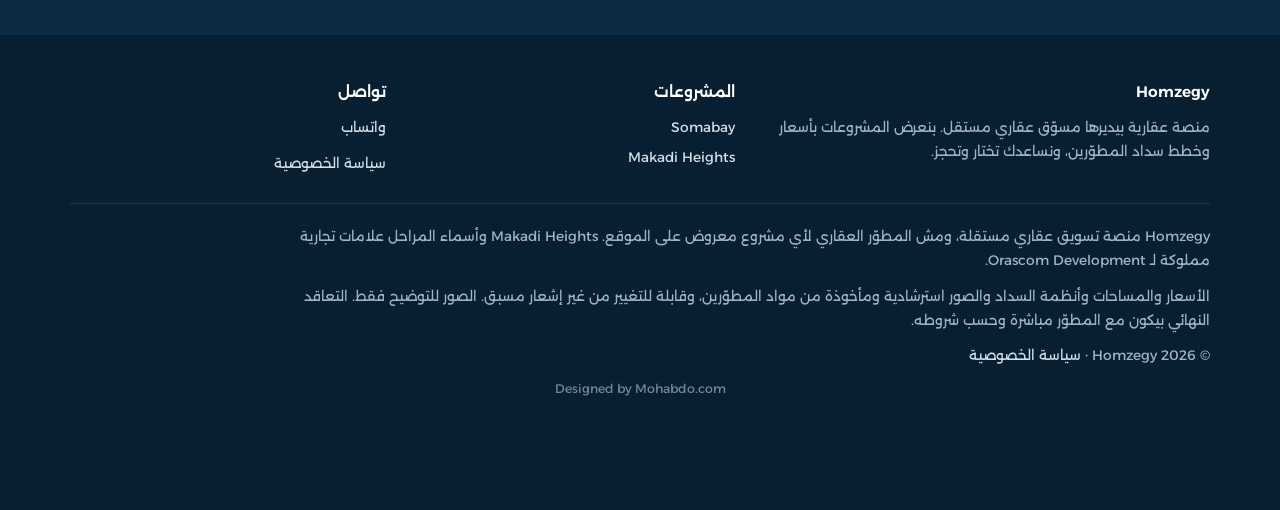
<file: makadi-heights/index.html>
<!doctype html>
<html lang="ar" dir="rtl">
<head>
<meta charset="utf-8">
<!-- Consent Mode v2: denied by default in EEA/UK/CH (until the visitor accepts), granted elsewhere -->
<script>window.dataLayer=window.dataLayer||[];function gtag(){dataLayer.push(arguments);}
var hzD={ad_storage:'denied',ad_user_data:'denied',ad_personalization:'denied',analytics_storage:'denied'},hzG={ad_storage:'granted',ad_user_data:'granted',ad_personalization:'granted',analytics_storage:'granted'};
gtag('consent','default',Object.assign({region:["AT", "BE", "BG", "HR", "CY", "CZ", "DK", "EE", "FI", "FR", "DE", "GR", "HU", "IE", "IT", "LV", "LT", "LU", "MT", "NL", "PL", "PT", "RO", "SK", "SI", "ES", "SE", "IS", "LI", "NO", "GB", "CH"],wait_for_update:500},hzD));
gtag('consent','default',hzG);
try{var hzC=localStorage.getItem('hz_consent');if(hzC)gtag('consent','update',hzC==='granted'?hzG:hzD);}catch(e){}</script>
<!-- Google Tag Manager -->
<script>(function(w,d,s,l,i){w[l]=w[l]||[];w[l].push({'gtm.start':
new Date().getTime(),event:'gtm.js'});var f=d.getElementsByTagName(s)[0],
j=d.createElement(s),dl=l!='dataLayer'?'&l='+l:'';j.async=true;j.src=
'https://www.googletagmanager.com/gtm.js?id='+i+dl;f.parentNode.insertBefore(j,f);
})(window,document,'script','dataLayer','GTM-5B2ZWT3M');</script>
<!-- End Google Tag Manager -->
<meta name="viewport" content="width=device-width, initial-scale=1">
<title>Makadi Heights مكادي هايتس | أسعار 2026 ومقدم 0% من Orascom</title>
<meta name="description" content="أسعار Makadi Heights (مكادي هايتس) من Orascom Development: Ledge Valley وAden Parks وSiyal Villas. وحدات متشطبة تبدأ من 13.23 مليون جنيه، مقدم من 0% وخصم كاش 22%.">
<link rel="canonical" href="https://homzegy.com/makadi-heights/">
<link rel="alternate" hreflang="ar" href="https://homzegy.com/makadi-heights/">
<link rel="alternate" hreflang="en" href="https://homzegy.com/en/makadi-heights/">
<link rel="alternate" hreflang="x-default" href="https://homzegy.com/makadi-heights/">
<meta name="robots" content="index,follow,max-image-preview:large">
<meta name="theme-color" content="#0A2B42">
<meta property="og:type" content="website">
<meta property="og:site_name" content="Homzegy">
<meta property="og:locale" content="ar_EG">
<meta property="og:title" content="Makadi Heights مكادي هايتس | أسعار 2026 ومقدم 0% من Orascom">
<meta property="og:description" content="أسعار Makadi Heights (مكادي هايتس) من Orascom Development: Ledge Valley وAden Parks وSiyal Villas. وحدات متشطبة تبدأ من 13.23 مليون جنيه، مقدم من 0% وخصم كاش 22%.">
<meta property="og:url" content="https://homzegy.com/makadi-heights/">
<meta property="og:image" content="https://homzegy.com/assets/img/brand/og-makadi-heights.jpg">
<meta property="og:image:width" content="1200">
<meta property="og:image:height" content="630">
<meta name="twitter:card" content="summary_large_image">
<link rel="icon" href="../assets/img/brand/favicon.svg" type="image/svg+xml">
<link rel="apple-touch-icon" href="../assets/img/brand/apple-touch-icon.png">
<link rel="preconnect" href="https://fonts.googleapis.com">
<link rel="preconnect" href="https://fonts.gstatic.com" crossorigin>
<link href="https://fonts.googleapis.com/css2?family=Alexandria:wght@300;400;500;600;700&display=swap" rel="stylesheet">
<link rel="preload" as="image" href="../assets/img/makadi/hero-lagoon.webp" fetchpriority="high">
<link rel="stylesheet" href="../assets/css/style.css?v=32">
<script type="application/ld+json">{"@context": "https://schema.org", "@type": "RealEstateAgent", "@id": "https://homzegy.com/#org", "name": "Homzegy", "url": "https://homzegy.com/", "logo": "https://homzegy.com/assets/img/brand/apple-touch-icon.png", "image": "https://homzegy.com/assets/img/brand/og-home.jpg", "areaServed": {"@type": "Country", "name": "Egypt"}, "description": "منصة عقارية مستقلة في مصر بيديرها مسوّق عقاري مستقل، بتعرض مشروعات عقارية بأسعار وخطط سداد المطوّرين، منها حالياً Somabay وMakadi Heights.", "contactPoint": {"@type": "ContactPoint", "contactType": "sales", "availableLanguage": ["ar", "en"]}}</script>
<script type="application/ld+json">{"@context": "https://schema.org", "@type": "BreadcrumbList", "itemListElement": [{"@type": "ListItem", "position": 1, "name": "الرئيسية", "item": "https://homzegy.com/"}, {"@type": "ListItem", "position": 2, "name": "Makadi Heights", "item": "https://homzegy.com/makadi-heights/"}]}</script>
<script type="application/ld+json">{"@context": "https://schema.org", "@type": "FAQPage", "mainEntity": [{"@type": "Question", "name": "أقل سعر وحدة في Makadi Heights كام؟", "acceptedAnswer": {"@type": "Answer", "text": "أقل سعر حالياً 13,225,000 جنيه لـ 2 Bedrooms (83 م²) في Ledge Valley. ولو عايز تستلم قريب، فيه وحدات في Ledge Flare وLedge وRia، ابعتلنا على واتساب ونبعتلك أسعارها. الأسعار حسب قوائم المطوّر بتاريخ أكتوبر 2026."}}, {"@type": "Question", "name": "فيه نظام سداد بدون مقدم في Makadi Heights؟", "acceptedAnswer": {"@type": "Answer", "text": "أيوه، فيه نظام 0% مقدم وتقسيط على 7 سنين. وفيه كمان 10% مقدم على 7 سنين، أو 15% مقدم على 8 سنين."}}, {"@type": "Question", "name": "لو دفعت كاش فيه خصم؟", "acceptedAnswer": {"@type": "Answer", "text": "أيوه، خصم 22% على الدفع الكاش حسب عرض المطوّر الحالي."}}, {"@type": "Question", "name": "الاستلام امتى؟", "acceptedAnswer": {"@type": "Answer", "text": "المراحل الجديدة (Ledge Valley وAden Parks وSiyal Villas) بتتسلم بعد 3.5 سنة. ولو عايز تستلم أسرع، فيه وحدات في Ria وLedge وLedge Flare بتتسلم خلال 6 شهور لسنة."}}, {"@type": "Question", "name": "الوحدات متشطبة؟", "acceptedAnswer": {"@type": "Answer", "text": "أيوه، كل الوحدات متشطبة بالكامل ومعاها دواليب المطبخ والحمامات."}}, {"@type": "Question", "name": "مين مطوّر Makadi Heights؟", "acceptedAnswer": {"@type": "Answer", "text": "Orascom Development، مطوّر الجونة وطابا هايتس، بخبرة أكتر من 30 سنة."}}, {"@type": "Question", "name": "هل Homzegy هي المطوّر؟", "acceptedAnswer": {"@type": "Answer", "text": "لا. Homzegy منصة تسويق عقاري مستقلة. المطوّر هو Orascom Development، والتعاقد بيكون معاه مباشرة."}}]}</script>
<script type="application/ld+json">{"@context": "https://schema.org", "@type": "RealEstateListing", "name": "Makadi Heights – وحدات للبيع من Orascom Development", "url": "https://homzegy.com/makadi-heights/", "datePosted": "2026-10-26", "image": "https://homzegy.com/assets/img/brand/og-makadi-heights.jpg", "description": "شاليهات وفيلات متشطبة في Makadi Heights على البحر الأحمر، بمقدم من 0% وتقسيط حتى 8 سنين وخصم كاش 22%.", "about": {"@type": "Place", "name": "Makadi Heights", "address": {"@type": "PostalAddress", "addressLocality": "Makadi Bay", "addressRegion": "Red Sea Governorate", "addressCountry": "EG"}}, "offers": {"@type": "AggregateOffer", "priceCurrency": "EGP", "lowPrice": 13225000, "highPrice": 50580000, "offerCount": 28, "seller": {"@id": "https://homzegy.com/#org"}}}</script>
</head>
<body data-project="Makadi Heights" data-page="project" data-wa-default="‏مرحباً، عايز أعرف الأسعار وخطط الدفع.
‏المشروع: Makadi Heights">
<!-- Google Tag Manager (noscript) -->
<noscript><iframe src="https://www.googletagmanager.com/ns.html?id=GTM-5B2ZWT3M"
height="0" width="0" style="display:none;visibility:hidden"></iframe></noscript>
<!-- End Google Tag Manager (noscript) -->
<a class="sr-only" href="#main">انتقل للمحتوى</a>
<header class="top">
  <div class="wrap">
    <a class="brand" href="../" aria-label="Homzegy الصفحة الرئيسية">Homz<span>egy</span></a>
    <nav class="nav" aria-label="القائمة الرئيسية"><a href=".././">الرئيسية</a><a href="../somabay/" dir="ltr">Somabay</a><a href="../makadi-heights/" aria-current="page" dir="ltr">Makadi Heights</a><a href="#contact">تواصل معانا</a></nav>
    <div class="top-actions">
      <a class="lang-sw" href="/en/makadi-heights/" hreflang="en" lang="en" data-lang-switch>EN</a>
      <a class="btn btn-ghost btn-sm" href="tel:" data-call data-loc="header"><svg viewBox="0 0 24 24" aria-hidden="true" fill="none" stroke="currentColor" stroke-width="2" stroke-linecap="round" stroke-linejoin="round"><path d="M22 16.92v3a2 2 0 0 1-2.18 2 19.8 19.8 0 0 1-8.63-3.07 19.5 19.5 0 0 1-6-6A19.8 19.8 0 0 1 2.12 4.18 2 2 0 0 1 4.11 2h3a2 2 0 0 1 2 1.72c.13.96.36 1.9.7 2.81a2 2 0 0 1-.45 2.11L8.09 9.91a16 16 0 0 0 6 6l1.27-1.27a2 2 0 0 1 2.11-.45c.91.34 1.85.57 2.81.7A2 2 0 0 1 22 16.92Z"/></svg><span>اتصل</span></a>
      <a class="btn btn-wa btn-sm" href="https://wa.me/" data-wa data-loc="header"><svg viewBox="0 0 24 24" aria-hidden="true" fill="currentColor"><path d="M19.05 4.91A9.82 9.82 0 0 0 12.04 2C6.58 2 2.13 6.45 2.13 11.91c0 1.75.46 3.45 1.32 4.95L2.05 22l5.25-1.38a9.9 9.9 0 0 0 4.74 1.21c5.46 0 9.91-4.45 9.91-9.91 0-2.65-1.03-5.14-2.9-7.01Zm-7.01 15.24a8.2 8.2 0 0 1-4.19-1.15l-.3-.18-3.12.82.83-3.04-.2-.31a8.19 8.19 0 0 1-1.26-4.38c0-4.54 3.7-8.23 8.24-8.23 2.2 0 4.27.86 5.82 2.42a8.18 8.18 0 0 1 2.41 5.82c0 4.54-3.69 8.23-8.23 8.23Zm4.52-6.16c-.25-.12-1.47-.72-1.69-.81-.23-.08-.39-.12-.56.13-.17.25-.64.81-.78.97-.14.17-.29.19-.54.06-.25-.12-1.05-.39-1.99-1.23-.74-.66-1.23-1.47-1.38-1.72-.14-.25-.02-.38.11-.51.11-.11.25-.29.37-.43.13-.15.17-.25.25-.42.08-.17.04-.31-.02-.43-.06-.13-.56-1.34-.76-1.84-.2-.48-.41-.42-.56-.43h-.48c-.17 0-.43.06-.66.31-.22.25-.86.85-.86 2.07 0 1.22.89 2.4 1.01 2.56.12.17 1.75 2.67 4.23 3.74.59.26 1.05.41 1.41.52.59.19 1.13.16 1.56.1.48-.07 1.47-.6 1.67-1.18.21-.58.21-1.07.14-1.18-.06-.1-.22-.16-.47-.28Z"/></svg><span>واتساب</span></a>
      <details class="menu"><summary aria-label="القائمة"><svg viewBox="0 0 24 24" aria-hidden="true" fill="none" stroke="currentColor" stroke-width="2" stroke-linecap="round"><path d="M4 7h16M4 12h16M4 17h16"/></svg></summary><nav class="menu-panel" aria-label="القائمة"><a href=".././">الرئيسية</a><a href="../somabay/" dir="ltr">Somabay</a><a href="../makadi-heights/" aria-current="page" dir="ltr">Makadi Heights</a><a href="#contact">تواصل معانا</a><a href="../privacy-policy/">سياسة الخصوصية</a></nav></details>
    </div>
  </div>
</header>
<main id="main">
<section class="hero">
  <div class="wrap hero-grid">
    <div>
      <p class="eyebrow-dev" dir="ltr" style="text-align:right">by Orascom Development</p>
      <h1>شاليهات وفيلات على اللاجون في <span dir="ltr">Makadi Heights</span></h1>
      <p class="sub">Makadi Heights (مكادي هايتس) في مكادي باي على البحر الأحمر، من مطوّر الجونة. وحدات متشطبة بمقدم يبدأ من 0%.</p>
      <div class="offer">
        <div><b class="num">0%</b><small>مقدم</small></div>
        <div><b class="num">22%</b><small>خصم الكاش</small></div>
        <div><b class="num">13,225,000</b><small>جنيه، أقل سعر</small></div>
      </div>
      <div class="cta-row">
        <a class="btn btn-wa" href="https://wa.me/" data-wa data-loc="hero" data-wa-msg="‏مرحباً، عايز أعرف الأسعار وخطط الدفع.
‏المشروع: Makadi Heights"><svg viewBox="0 0 24 24" aria-hidden="true" fill="currentColor"><path d="M19.05 4.91A9.82 9.82 0 0 0 12.04 2C6.58 2 2.13 6.45 2.13 11.91c0 1.75.46 3.45 1.32 4.95L2.05 22l5.25-1.38a9.9 9.9 0 0 0 4.74 1.21c5.46 0 9.91-4.45 9.91-9.91 0-2.65-1.03-5.14-2.9-7.01Zm-7.01 15.24a8.2 8.2 0 0 1-4.19-1.15l-.3-.18-3.12.82.83-3.04-.2-.31a8.19 8.19 0 0 1-1.26-4.38c0-4.54 3.7-8.23 8.24-8.23 2.2 0 4.27.86 5.82 2.42a8.18 8.18 0 0 1 2.41 5.82c0 4.54-3.69 8.23-8.23 8.23Zm4.52-6.16c-.25-.12-1.47-.72-1.69-.81-.23-.08-.39-.12-.56.13-.17.25-.64.81-.78.97-.14.17-.29.19-.54.06-.25-.12-1.05-.39-1.99-1.23-.74-.66-1.23-1.47-1.38-1.72-.14-.25-.02-.38.11-.51.11-.11.25-.29.37-.43.13-.15.17-.25.25-.42.08-.17.04-.31-.02-.43-.06-.13-.56-1.34-.76-1.84-.2-.48-.41-.42-.56-.43h-.48c-.17 0-.43.06-.66.31-.22.25-.86.85-.86 2.07 0 1.22.89 2.4 1.01 2.56.12.17 1.75 2.67 4.23 3.74.59.26 1.05.41 1.41.52.59.19 1.13.16 1.56.1.48-.07 1.47-.6 1.67-1.18.21-.58.21-1.07.14-1.18-.06-.1-.22-.16-.47-.28Z"/></svg><span>اطلب الأسعار على واتساب</span></a>
        <a class="btn btn-ghost" href="tel:" data-call data-loc="hero"><svg viewBox="0 0 24 24" aria-hidden="true" fill="none" stroke="currentColor" stroke-width="2" stroke-linecap="round" stroke-linejoin="round"><path d="M22 16.92v3a2 2 0 0 1-2.18 2 19.8 19.8 0 0 1-8.63-3.07 19.5 19.5 0 0 1-6-6A19.8 19.8 0 0 1 2.12 4.18 2 2 0 0 1 4.11 2h3a2 2 0 0 1 2 1.72c.13.96.36 1.9.7 2.81a2 2 0 0 1-.45 2.11L8.09 9.91a16 16 0 0 0 6 6l1.27-1.27a2 2 0 0 1 2.11-.45c.91.34 1.85.57 2.81.7A2 2 0 0 1 22 16.92Z"/></svg><span>اتصل بنا</span></a>
      </div>
      <p class="trust"><a class="link" href="#contact" data-to-form data-loc="hero">أو سيب بياناتك ونكلمك</a></p>
    </div>
    <figure class="hero-media arch">
      <img src="../assets/img/makadi/hero-lagoon.webp" alt="شاليهات Ledge Valley على اللاجون في Makadi Heights" width="1600" height="648" fetchpriority="high" style="object-position:22% center">
      <figcaption>Ledge Valley, Makadi Heights</figcaption>
    </figure>
  </div>
</section>

<nav class="secnav" aria-label="أقسام الصفحة" data-secnav>
  <div class="wrap"><ol><li><a href="#phases">المراحل</a></li><li><a href="#payment">أنظمة السداد</a></li><li><a href="#ready">تسليم قريب</a></li><li><a href="#life">الحياة</a></li><li><a href="#location">الموقع</a></li><li><a href="#gallery">الصور</a></li><li><a href="#faq">الأسئلة</a></li><li><a href="#contact">تواصل</a></li></ol></div>
  <div class="secnav-bar" aria-hidden="true"><span></span></div>
</nav>

<section class="facts" aria-label="Makadi Heights بالأرقام"><div class="wrap"><ul><li><b><span class="num">4.75</span> <small>مليون م²</small></b><span>مساحة المدينة</span></li><li><b><span class="num">78</span> <small>متر</small></b><span>فوق سطح البحر</span></li><li><b><span class="num">20</span> <small>دقيقة</small></b><span>من مطار الغردقة</span></li><li><b><span class="num">3.5</span> <small>سنة</small></b><span>للاستلام</span></li></ul></div></section>

<section class="block" id="phases" data-track-view="view_prices">
  <div class="wrap">
    <h2>مراحل آخر إطلاق وأسعارها</h2>
    <p class="lead">كل الوحدات متشطبة بالكامل.</p>
    <article class="phase" id="ledge-valley">
      <div class="phase-media"><img src="../assets/img/makadi/ledge-valley.webp" alt="Ledge Valley Makadi Heights" width="1600" height="648" loading="lazy" decoding="async"></div>
      <div class="phase-info">
        <h3>Ledge Valley</h3>
        <div class="tags" dir="ltr"><span>Direct Lagoon View</span><span>Closest to the Beach</span><span>1–4 Bedrooms</span></div>
        <p>شاليهات على لاجونات تقدر تعوم فيها، بديكات خاصة نازلة على المية مباشرة. أقرب مرحلة للبحر في آخر إطلاق.</p>
        <div class="phase-from"><small>يبدأ من</small><span class="pz" data-unlock role="button" tabindex="0" aria-label="السعر على واتساب"><span class="pv" aria-hidden="true"><b class="num">13,225,000</b><small>جنيه</small></span><span class="pz-hint"><svg viewBox="0 0 24 24" aria-hidden="true" fill="currentColor"><path d="M19.05 4.91A9.82 9.82 0 0 0 12.04 2C6.58 2 2.13 6.45 2.13 11.91c0 1.75.46 3.45 1.32 4.95L2.05 22l5.25-1.38a9.9 9.9 0 0 0 4.74 1.21c5.46 0 9.91-4.45 9.91-9.91 0-2.65-1.03-5.14-2.9-7.01Zm-7.01 15.24a8.2 8.2 0 0 1-4.19-1.15l-.3-.18-3.12.82.83-3.04-.2-.31a8.19 8.19 0 0 1-1.26-4.38c0-4.54 3.7-8.23 8.24-8.23 2.2 0 4.27.86 5.82 2.42a8.18 8.18 0 0 1 2.41 5.82c0 4.54-3.69 8.23-8.23 8.23Zm4.52-6.16c-.25-.12-1.47-.72-1.69-.81-.23-.08-.39-.12-.56.13-.17.25-.64.81-.78.97-.14.17-.29.19-.54.06-.25-.12-1.05-.39-1.99-1.23-.74-.66-1.23-1.47-1.38-1.72-.14-.25-.02-.38.11-.51.11-.11.25-.29.37-.43.13-.15.17-.25.25-.42.08-.17.04-.31-.02-.43-.06-.13-.56-1.34-.76-1.84-.2-.48-.41-.42-.56-.43h-.48c-.17 0-.43.06-.66.31-.22.25-.86.85-.86 2.07 0 1.22.89 2.4 1.01 2.56.12.17 1.75 2.67 4.23 3.74.59.26 1.05.41 1.41.52.59.19 1.13.16 1.56.1.48-.07 1.47-.6 1.67-1.18.21-.58.21-1.07.14-1.18-.06-.1-.22-.16-.47-.28Z"/></svg>السعر على واتساب</span></span></div>
        <a class="btn btn-wa" href="https://wa.me/" data-wa data-loc="phase_card" data-wa-msg="‏مرحباً، عايز الأسعار وخطة الدفع.
‏المشروع: Makadi Heights
‏المرحلة: Ledge Valley" data-phase="Ledge Valley" data-intent="payment_plan"><svg viewBox="0 0 24 24" aria-hidden="true" fill="currentColor"><path d="M19.05 4.91A9.82 9.82 0 0 0 12.04 2C6.58 2 2.13 6.45 2.13 11.91c0 1.75.46 3.45 1.32 4.95L2.05 22l5.25-1.38a9.9 9.9 0 0 0 4.74 1.21c5.46 0 9.91-4.45 9.91-9.91 0-2.65-1.03-5.14-2.9-7.01Zm-7.01 15.24a8.2 8.2 0 0 1-4.19-1.15l-.3-.18-3.12.82.83-3.04-.2-.31a8.19 8.19 0 0 1-1.26-4.38c0-4.54 3.7-8.23 8.24-8.23 2.2 0 4.27.86 5.82 2.42a8.18 8.18 0 0 1 2.41 5.82c0 4.54-3.69 8.23-8.23 8.23Zm4.52-6.16c-.25-.12-1.47-.72-1.69-.81-.23-.08-.39-.12-.56.13-.17.25-.64.81-.78.97-.14.17-.29.19-.54.06-.25-.12-1.05-.39-1.99-1.23-.74-.66-1.23-1.47-1.38-1.72-.14-.25-.02-.38.11-.51.11-.11.25-.29.37-.43.13-.15.17-.25.25-.42.08-.17.04-.31-.02-.43-.06-.13-.56-1.34-.76-1.84-.2-.48-.41-.42-.56-.43h-.48c-.17 0-.43.06-.66.31-.22.25-.86.85-.86 2.07 0 1.22.89 2.4 1.01 2.56.12.17 1.75 2.67 4.23 3.74.59.26 1.05.41 1.41.52.59.19 1.13.16 1.56.1.48-.07 1.47-.6 1.67-1.18.21-.58.21-1.07.14-1.18-.06-.1-.22-.16-.47-.28Z"/></svg><span>اطلب خطة الدفع</span></a><button type="button" class="btn btn-ghost btn-form" data-form-open data-loc="phase_card" data-phase="Ledge Valley"><svg viewBox="0 0 24 24" aria-hidden="true" fill="none" stroke="currentColor" stroke-width="2" stroke-linecap="round" stroke-linejoin="round"><path d="M4 20h4L19 9l-4-4L4 16v4Z"/><path d="M13.5 6.5l4 4"/></svg><span>اطلب مكالمة</span></button>
      </div>
      <div class="units">
        <div class="plist"><table>
        <thead><tr><th scope="col">عدد الغرف</th><th scope="col" class="hide-sm">المساحة م²</th><th scope="col">يبدأ من</th><th scope="col"><span class="sr-only">طلب</span></th></tr></thead>
        <tbody><tr><td class="u-meta"><span class="u-cat">غرفتين</span><span class="u-sub"><span class="ltr">82–103</span> م²</span></td><td class="hide-sm"><span class="ltr num">82–103</span></td><td class="u-price"><small>من</small> <span class="pz" data-unlock role="button" tabindex="0" aria-label="السعر على واتساب"><span class="pv" aria-hidden="true"><span class="num">13,225,000</span> <small>جنيه</small></span><span class="pz-hint"><svg viewBox="0 0 24 24" aria-hidden="true" fill="currentColor"><path d="M19.05 4.91A9.82 9.82 0 0 0 12.04 2C6.58 2 2.13 6.45 2.13 11.91c0 1.75.46 3.45 1.32 4.95L2.05 22l5.25-1.38a9.9 9.9 0 0 0 4.74 1.21c5.46 0 9.91-4.45 9.91-9.91 0-2.65-1.03-5.14-2.9-7.01Zm-7.01 15.24a8.2 8.2 0 0 1-4.19-1.15l-.3-.18-3.12.82.83-3.04-.2-.31a8.19 8.19 0 0 1-1.26-4.38c0-4.54 3.7-8.23 8.24-8.23 2.2 0 4.27.86 5.82 2.42a8.18 8.18 0 0 1 2.41 5.82c0 4.54-3.69 8.23-8.23 8.23Zm4.52-6.16c-.25-.12-1.47-.72-1.69-.81-.23-.08-.39-.12-.56.13-.17.25-.64.81-.78.97-.14.17-.29.19-.54.06-.25-.12-1.05-.39-1.99-1.23-.74-.66-1.23-1.47-1.38-1.72-.14-.25-.02-.38.11-.51.11-.11.25-.29.37-.43.13-.15.17-.25.25-.42.08-.17.04-.31-.02-.43-.06-.13-.56-1.34-.76-1.84-.2-.48-.41-.42-.56-.43h-.48c-.17 0-.43.06-.66.31-.22.25-.86.85-.86 2.07 0 1.22.89 2.4 1.01 2.56.12.17 1.75 2.67 4.23 3.74.59.26 1.05.41 1.41.52.59.19 1.13.16 1.56.1.48-.07 1.47-.6 1.67-1.18.21-.58.21-1.07.14-1.18-.06-.1-.22-.16-.47-.28Z"/></svg>السعر على واتساب</span></span></td><td class="u-cta"><a class="btn btn-wa btn-sm" href="https://wa.me/" data-wa data-loc="phase_units" data-wa-msg="‏مرحباً، عايز خطة الدفع للوحدة دي:
‏المشروع: Makadi Heights
‏المرحلة: Ledge Valley
‏الوحدة: غرفتين
‏السعر يبدأ من: 13,225,000 جنيه" data-phase="Ledge Valley" data-unit="2 Bedrooms" data-intent="payment_plan"><svg viewBox="0 0 24 24" aria-hidden="true" fill="currentColor"><path d="M19.05 4.91A9.82 9.82 0 0 0 12.04 2C6.58 2 2.13 6.45 2.13 11.91c0 1.75.46 3.45 1.32 4.95L2.05 22l5.25-1.38a9.9 9.9 0 0 0 4.74 1.21c5.46 0 9.91-4.45 9.91-9.91 0-2.65-1.03-5.14-2.9-7.01Zm-7.01 15.24a8.2 8.2 0 0 1-4.19-1.15l-.3-.18-3.12.82.83-3.04-.2-.31a8.19 8.19 0 0 1-1.26-4.38c0-4.54 3.7-8.23 8.24-8.23 2.2 0 4.27.86 5.82 2.42a8.18 8.18 0 0 1 2.41 5.82c0 4.54-3.69 8.23-8.23 8.23Zm4.52-6.16c-.25-.12-1.47-.72-1.69-.81-.23-.08-.39-.12-.56.13-.17.25-.64.81-.78.97-.14.17-.29.19-.54.06-.25-.12-1.05-.39-1.99-1.23-.74-.66-1.23-1.47-1.38-1.72-.14-.25-.02-.38.11-.51.11-.11.25-.29.37-.43.13-.15.17-.25.25-.42.08-.17.04-.31-.02-.43-.06-.13-.56-1.34-.76-1.84-.2-.48-.41-.42-.56-.43h-.48c-.17 0-.43.06-.66.31-.22.25-.86.85-.86 2.07 0 1.22.89 2.4 1.01 2.56.12.17 1.75 2.67 4.23 3.74.59.26 1.05.41 1.41.52.59.19 1.13.16 1.56.1.48-.07 1.47-.6 1.67-1.18.21-.58.21-1.07.14-1.18-.06-.1-.22-.16-.47-.28Z"/></svg><span>اطلب خطة الدفع</span></a><button type="button" class="btn btn-ghost btn-sm btn-form" data-form-open data-loc="phase_units" data-phase="Ledge Valley" data-unit="2 Bedrooms"><svg viewBox="0 0 24 24" aria-hidden="true" fill="none" stroke="currentColor" stroke-width="2" stroke-linecap="round" stroke-linejoin="round"><path d="M4 20h4L19 9l-4-4L4 16v4Z"/><path d="M13.5 6.5l4 4"/></svg><span>اطلب مكالمة</span></button></td></tr><tr><td class="u-meta"><span class="u-cat">3 غرف</span><span class="u-sub"><span class="ltr">114–136</span> م²</span></td><td class="hide-sm"><span class="ltr num">114–136</span></td><td class="u-price"><small>من</small> <span class="pz" data-unlock role="button" tabindex="0" aria-label="السعر على واتساب"><span class="pv" aria-hidden="true"><span class="num">18,070,000</span> <small>جنيه</small></span><span class="pz-hint"><svg viewBox="0 0 24 24" aria-hidden="true" fill="currentColor"><path d="M19.05 4.91A9.82 9.82 0 0 0 12.04 2C6.58 2 2.13 6.45 2.13 11.91c0 1.75.46 3.45 1.32 4.95L2.05 22l5.25-1.38a9.9 9.9 0 0 0 4.74 1.21c5.46 0 9.91-4.45 9.91-9.91 0-2.65-1.03-5.14-2.9-7.01Zm-7.01 15.24a8.2 8.2 0 0 1-4.19-1.15l-.3-.18-3.12.82.83-3.04-.2-.31a8.19 8.19 0 0 1-1.26-4.38c0-4.54 3.7-8.23 8.24-8.23 2.2 0 4.27.86 5.82 2.42a8.18 8.18 0 0 1 2.41 5.82c0 4.54-3.69 8.23-8.23 8.23Zm4.52-6.16c-.25-.12-1.47-.72-1.69-.81-.23-.08-.39-.12-.56.13-.17.25-.64.81-.78.97-.14.17-.29.19-.54.06-.25-.12-1.05-.39-1.99-1.23-.74-.66-1.23-1.47-1.38-1.72-.14-.25-.02-.38.11-.51.11-.11.25-.29.37-.43.13-.15.17-.25.25-.42.08-.17.04-.31-.02-.43-.06-.13-.56-1.34-.76-1.84-.2-.48-.41-.42-.56-.43h-.48c-.17 0-.43.06-.66.31-.22.25-.86.85-.86 2.07 0 1.22.89 2.4 1.01 2.56.12.17 1.75 2.67 4.23 3.74.59.26 1.05.41 1.41.52.59.19 1.13.16 1.56.1.48-.07 1.47-.6 1.67-1.18.21-.58.21-1.07.14-1.18-.06-.1-.22-.16-.47-.28Z"/></svg>السعر على واتساب</span></span></td><td class="u-cta"><a class="btn btn-wa btn-sm" href="https://wa.me/" data-wa data-loc="phase_units" data-wa-msg="‏مرحباً، عايز خطة الدفع للوحدة دي:
‏المشروع: Makadi Heights
‏المرحلة: Ledge Valley
‏الوحدة: 3 غرف
‏السعر يبدأ من: 18,070,000 جنيه" data-phase="Ledge Valley" data-unit="3 Bedrooms" data-intent="payment_plan"><svg viewBox="0 0 24 24" aria-hidden="true" fill="currentColor"><path d="M19.05 4.91A9.82 9.82 0 0 0 12.04 2C6.58 2 2.13 6.45 2.13 11.91c0 1.75.46 3.45 1.32 4.95L2.05 22l5.25-1.38a9.9 9.9 0 0 0 4.74 1.21c5.46 0 9.91-4.45 9.91-9.91 0-2.65-1.03-5.14-2.9-7.01Zm-7.01 15.24a8.2 8.2 0 0 1-4.19-1.15l-.3-.18-3.12.82.83-3.04-.2-.31a8.19 8.19 0 0 1-1.26-4.38c0-4.54 3.7-8.23 8.24-8.23 2.2 0 4.27.86 5.82 2.42a8.18 8.18 0 0 1 2.41 5.82c0 4.54-3.69 8.23-8.23 8.23Zm4.52-6.16c-.25-.12-1.47-.72-1.69-.81-.23-.08-.39-.12-.56.13-.17.25-.64.81-.78.97-.14.17-.29.19-.54.06-.25-.12-1.05-.39-1.99-1.23-.74-.66-1.23-1.47-1.38-1.72-.14-.25-.02-.38.11-.51.11-.11.25-.29.37-.43.13-.15.17-.25.25-.42.08-.17.04-.31-.02-.43-.06-.13-.56-1.34-.76-1.84-.2-.48-.41-.42-.56-.43h-.48c-.17 0-.43.06-.66.31-.22.25-.86.85-.86 2.07 0 1.22.89 2.4 1.01 2.56.12.17 1.75 2.67 4.23 3.74.59.26 1.05.41 1.41.52.59.19 1.13.16 1.56.1.48-.07 1.47-.6 1.67-1.18.21-.58.21-1.07.14-1.18-.06-.1-.22-.16-.47-.28Z"/></svg><span>اطلب خطة الدفع</span></a><button type="button" class="btn btn-ghost btn-sm btn-form" data-form-open data-loc="phase_units" data-phase="Ledge Valley" data-unit="3 Bedrooms"><svg viewBox="0 0 24 24" aria-hidden="true" fill="none" stroke="currentColor" stroke-width="2" stroke-linecap="round" stroke-linejoin="round"><path d="M4 20h4L19 9l-4-4L4 16v4Z"/><path d="M13.5 6.5l4 4"/></svg><span>اطلب مكالمة</span></button></td></tr><tr><td class="u-meta"><span class="u-cat">4 غرف</span><span class="u-sub"><span class="ltr">133</span> م²</span></td><td class="hide-sm"><span class="ltr num">133</span></td><td class="u-price"><small>من</small> <span class="pz" data-unlock role="button" tabindex="0" aria-label="السعر على واتساب"><span class="pv" aria-hidden="true"><span class="num">27,535,000</span> <small>جنيه</small></span><span class="pz-hint"><svg viewBox="0 0 24 24" aria-hidden="true" fill="currentColor"><path d="M19.05 4.91A9.82 9.82 0 0 0 12.04 2C6.58 2 2.13 6.45 2.13 11.91c0 1.75.46 3.45 1.32 4.95L2.05 22l5.25-1.38a9.9 9.9 0 0 0 4.74 1.21c5.46 0 9.91-4.45 9.91-9.91 0-2.65-1.03-5.14-2.9-7.01Zm-7.01 15.24a8.2 8.2 0 0 1-4.19-1.15l-.3-.18-3.12.82.83-3.04-.2-.31a8.19 8.19 0 0 1-1.26-4.38c0-4.54 3.7-8.23 8.24-8.23 2.2 0 4.27.86 5.82 2.42a8.18 8.18 0 0 1 2.41 5.82c0 4.54-3.69 8.23-8.23 8.23Zm4.52-6.16c-.25-.12-1.47-.72-1.69-.81-.23-.08-.39-.12-.56.13-.17.25-.64.81-.78.97-.14.17-.29.19-.54.06-.25-.12-1.05-.39-1.99-1.23-.74-.66-1.23-1.47-1.38-1.72-.14-.25-.02-.38.11-.51.11-.11.25-.29.37-.43.13-.15.17-.25.25-.42.08-.17.04-.31-.02-.43-.06-.13-.56-1.34-.76-1.84-.2-.48-.41-.42-.56-.43h-.48c-.17 0-.43.06-.66.31-.22.25-.86.85-.86 2.07 0 1.22.89 2.4 1.01 2.56.12.17 1.75 2.67 4.23 3.74.59.26 1.05.41 1.41.52.59.19 1.13.16 1.56.1.48-.07 1.47-.6 1.67-1.18.21-.58.21-1.07.14-1.18-.06-.1-.22-.16-.47-.28Z"/></svg>السعر على واتساب</span></span></td><td class="u-cta"><a class="btn btn-wa btn-sm" href="https://wa.me/" data-wa data-loc="phase_units" data-wa-msg="‏مرحباً، عايز خطة الدفع للوحدة دي:
‏المشروع: Makadi Heights
‏المرحلة: Ledge Valley
‏الوحدة: 4 غرف
‏السعر يبدأ من: 27,535,000 جنيه" data-phase="Ledge Valley" data-unit="4 Bedrooms" data-intent="payment_plan"><svg viewBox="0 0 24 24" aria-hidden="true" fill="currentColor"><path d="M19.05 4.91A9.82 9.82 0 0 0 12.04 2C6.58 2 2.13 6.45 2.13 11.91c0 1.75.46 3.45 1.32 4.95L2.05 22l5.25-1.38a9.9 9.9 0 0 0 4.74 1.21c5.46 0 9.91-4.45 9.91-9.91 0-2.65-1.03-5.14-2.9-7.01Zm-7.01 15.24a8.2 8.2 0 0 1-4.19-1.15l-.3-.18-3.12.82.83-3.04-.2-.31a8.19 8.19 0 0 1-1.26-4.38c0-4.54 3.7-8.23 8.24-8.23 2.2 0 4.27.86 5.82 2.42a8.18 8.18 0 0 1 2.41 5.82c0 4.54-3.69 8.23-8.23 8.23Zm4.52-6.16c-.25-.12-1.47-.72-1.69-.81-.23-.08-.39-.12-.56.13-.17.25-.64.81-.78.97-.14.17-.29.19-.54.06-.25-.12-1.05-.39-1.99-1.23-.74-.66-1.23-1.47-1.38-1.72-.14-.25-.02-.38.11-.51.11-.11.25-.29.37-.43.13-.15.17-.25.25-.42.08-.17.04-.31-.02-.43-.06-.13-.56-1.34-.76-1.84-.2-.48-.41-.42-.56-.43h-.48c-.17 0-.43.06-.66.31-.22.25-.86.85-.86 2.07 0 1.22.89 2.4 1.01 2.56.12.17 1.75 2.67 4.23 3.74.59.26 1.05.41 1.41.52.59.19 1.13.16 1.56.1.48-.07 1.47-.6 1.67-1.18.21-.58.21-1.07.14-1.18-.06-.1-.22-.16-.47-.28Z"/></svg><span>اطلب خطة الدفع</span></a><button type="button" class="btn btn-ghost btn-sm btn-form" data-form-open data-loc="phase_units" data-phase="Ledge Valley" data-unit="4 Bedrooms"><svg viewBox="0 0 24 24" aria-hidden="true" fill="none" stroke="currentColor" stroke-width="2" stroke-linecap="round" stroke-linejoin="round"><path d="M4 20h4L19 9l-4-4L4 16v4Z"/><path d="M13.5 6.5l4 4"/></svg><span>اطلب مكالمة</span></button></td></tr></tbody></table></div>
      </div>
    </article><article class="phase flip" id="aden-parks">
      <div class="phase-media"><img src="../assets/img/makadi/aden-parks.webp" alt="Aden Parks Makadi Heights" width="1400" height="703" loading="lazy" decoding="async"></div>
      <div class="phase-info">
        <h3>Aden Parks</h3>
        <div class="tags" dir="ltr"><span>Sea View</span><span>Green Spaces</span><span>2–3 Bedrooms</span></div>
        <p>شقق ودوبلكس وبنتهاوس وسط مساحات خضرا ومسطحات مية، بفيو على البحر الأحمر وتصميم مستوحى من ملاعب الجولف.</p>
        <div class="phase-from"><small>يبدأ من</small><span class="pz" data-unlock role="button" tabindex="0" aria-label="السعر على واتساب"><span class="pv" aria-hidden="true"><b class="num">15,405,000</b><small>جنيه</small></span><span class="pz-hint"><svg viewBox="0 0 24 24" aria-hidden="true" fill="currentColor"><path d="M19.05 4.91A9.82 9.82 0 0 0 12.04 2C6.58 2 2.13 6.45 2.13 11.91c0 1.75.46 3.45 1.32 4.95L2.05 22l5.25-1.38a9.9 9.9 0 0 0 4.74 1.21c5.46 0 9.91-4.45 9.91-9.91 0-2.65-1.03-5.14-2.9-7.01Zm-7.01 15.24a8.2 8.2 0 0 1-4.19-1.15l-.3-.18-3.12.82.83-3.04-.2-.31a8.19 8.19 0 0 1-1.26-4.38c0-4.54 3.7-8.23 8.24-8.23 2.2 0 4.27.86 5.82 2.42a8.18 8.18 0 0 1 2.41 5.82c0 4.54-3.69 8.23-8.23 8.23Zm4.52-6.16c-.25-.12-1.47-.72-1.69-.81-.23-.08-.39-.12-.56.13-.17.25-.64.81-.78.97-.14.17-.29.19-.54.06-.25-.12-1.05-.39-1.99-1.23-.74-.66-1.23-1.47-1.38-1.72-.14-.25-.02-.38.11-.51.11-.11.25-.29.37-.43.13-.15.17-.25.25-.42.08-.17.04-.31-.02-.43-.06-.13-.56-1.34-.76-1.84-.2-.48-.41-.42-.56-.43h-.48c-.17 0-.43.06-.66.31-.22.25-.86.85-.86 2.07 0 1.22.89 2.4 1.01 2.56.12.17 1.75 2.67 4.23 3.74.59.26 1.05.41 1.41.52.59.19 1.13.16 1.56.1.48-.07 1.47-.6 1.67-1.18.21-.58.21-1.07.14-1.18-.06-.1-.22-.16-.47-.28Z"/></svg>السعر على واتساب</span></span></div>
        <a class="btn btn-wa" href="https://wa.me/" data-wa data-loc="phase_card" data-wa-msg="‏مرحباً، عايز الأسعار وخطة الدفع.
‏المشروع: Makadi Heights
‏المرحلة: Aden Parks" data-phase="Aden Parks" data-intent="payment_plan"><svg viewBox="0 0 24 24" aria-hidden="true" fill="currentColor"><path d="M19.05 4.91A9.82 9.82 0 0 0 12.04 2C6.58 2 2.13 6.45 2.13 11.91c0 1.75.46 3.45 1.32 4.95L2.05 22l5.25-1.38a9.9 9.9 0 0 0 4.74 1.21c5.46 0 9.91-4.45 9.91-9.91 0-2.65-1.03-5.14-2.9-7.01Zm-7.01 15.24a8.2 8.2 0 0 1-4.19-1.15l-.3-.18-3.12.82.83-3.04-.2-.31a8.19 8.19 0 0 1-1.26-4.38c0-4.54 3.7-8.23 8.24-8.23 2.2 0 4.27.86 5.82 2.42a8.18 8.18 0 0 1 2.41 5.82c0 4.54-3.69 8.23-8.23 8.23Zm4.52-6.16c-.25-.12-1.47-.72-1.69-.81-.23-.08-.39-.12-.56.13-.17.25-.64.81-.78.97-.14.17-.29.19-.54.06-.25-.12-1.05-.39-1.99-1.23-.74-.66-1.23-1.47-1.38-1.72-.14-.25-.02-.38.11-.51.11-.11.25-.29.37-.43.13-.15.17-.25.25-.42.08-.17.04-.31-.02-.43-.06-.13-.56-1.34-.76-1.84-.2-.48-.41-.42-.56-.43h-.48c-.17 0-.43.06-.66.31-.22.25-.86.85-.86 2.07 0 1.22.89 2.4 1.01 2.56.12.17 1.75 2.67 4.23 3.74.59.26 1.05.41 1.41.52.59.19 1.13.16 1.56.1.48-.07 1.47-.6 1.67-1.18.21-.58.21-1.07.14-1.18-.06-.1-.22-.16-.47-.28Z"/></svg><span>اطلب خطة الدفع</span></a><button type="button" class="btn btn-ghost btn-form" data-form-open data-loc="phase_card" data-phase="Aden Parks"><svg viewBox="0 0 24 24" aria-hidden="true" fill="none" stroke="currentColor" stroke-width="2" stroke-linecap="round" stroke-linejoin="round"><path d="M4 20h4L19 9l-4-4L4 16v4Z"/><path d="M13.5 6.5l4 4"/></svg><span>اطلب مكالمة</span></button>
      </div>
      <div class="units">
        <div class="plist"><table>
        <thead><tr><th scope="col">عدد الغرف</th><th scope="col" class="hide-sm">المساحة م²</th><th scope="col">يبدأ من</th><th scope="col"><span class="sr-only">طلب</span></th></tr></thead>
        <tbody><tr><td class="u-meta"><span class="u-cat">غرفتين</span></td><td class="hide-sm"><span class="ltr num">—</span></td><td class="u-price"><small>من</small> <span class="pz" data-unlock role="button" tabindex="0" aria-label="السعر على واتساب"><span class="pv" aria-hidden="true"><span class="num">15,405,000</span> <small>جنيه</small></span><span class="pz-hint"><svg viewBox="0 0 24 24" aria-hidden="true" fill="currentColor"><path d="M19.05 4.91A9.82 9.82 0 0 0 12.04 2C6.58 2 2.13 6.45 2.13 11.91c0 1.75.46 3.45 1.32 4.95L2.05 22l5.25-1.38a9.9 9.9 0 0 0 4.74 1.21c5.46 0 9.91-4.45 9.91-9.91 0-2.65-1.03-5.14-2.9-7.01Zm-7.01 15.24a8.2 8.2 0 0 1-4.19-1.15l-.3-.18-3.12.82.83-3.04-.2-.31a8.19 8.19 0 0 1-1.26-4.38c0-4.54 3.7-8.23 8.24-8.23 2.2 0 4.27.86 5.82 2.42a8.18 8.18 0 0 1 2.41 5.82c0 4.54-3.69 8.23-8.23 8.23Zm4.52-6.16c-.25-.12-1.47-.72-1.69-.81-.23-.08-.39-.12-.56.13-.17.25-.64.81-.78.97-.14.17-.29.19-.54.06-.25-.12-1.05-.39-1.99-1.23-.74-.66-1.23-1.47-1.38-1.72-.14-.25-.02-.38.11-.51.11-.11.25-.29.37-.43.13-.15.17-.25.25-.42.08-.17.04-.31-.02-.43-.06-.13-.56-1.34-.76-1.84-.2-.48-.41-.42-.56-.43h-.48c-.17 0-.43.06-.66.31-.22.25-.86.85-.86 2.07 0 1.22.89 2.4 1.01 2.56.12.17 1.75 2.67 4.23 3.74.59.26 1.05.41 1.41.52.59.19 1.13.16 1.56.1.48-.07 1.47-.6 1.67-1.18.21-.58.21-1.07.14-1.18-.06-.1-.22-.16-.47-.28Z"/></svg>السعر على واتساب</span></span></td><td class="u-cta"><a class="btn btn-wa btn-sm" href="https://wa.me/" data-wa data-loc="phase_units" data-wa-msg="‏مرحباً، عايز خطة الدفع للوحدة دي:
‏المشروع: Makadi Heights
‏المرحلة: Aden Parks
‏الوحدة: غرفتين
‏السعر يبدأ من: 15,405,000 جنيه" data-phase="Aden Parks" data-unit="2 Bedrooms" data-intent="payment_plan"><svg viewBox="0 0 24 24" aria-hidden="true" fill="currentColor"><path d="M19.05 4.91A9.82 9.82 0 0 0 12.04 2C6.58 2 2.13 6.45 2.13 11.91c0 1.75.46 3.45 1.32 4.95L2.05 22l5.25-1.38a9.9 9.9 0 0 0 4.74 1.21c5.46 0 9.91-4.45 9.91-9.91 0-2.65-1.03-5.14-2.9-7.01Zm-7.01 15.24a8.2 8.2 0 0 1-4.19-1.15l-.3-.18-3.12.82.83-3.04-.2-.31a8.19 8.19 0 0 1-1.26-4.38c0-4.54 3.7-8.23 8.24-8.23 2.2 0 4.27.86 5.82 2.42a8.18 8.18 0 0 1 2.41 5.82c0 4.54-3.69 8.23-8.23 8.23Zm4.52-6.16c-.25-.12-1.47-.72-1.69-.81-.23-.08-.39-.12-.56.13-.17.25-.64.81-.78.97-.14.17-.29.19-.54.06-.25-.12-1.05-.39-1.99-1.23-.74-.66-1.23-1.47-1.38-1.72-.14-.25-.02-.38.11-.51.11-.11.25-.29.37-.43.13-.15.17-.25.25-.42.08-.17.04-.31-.02-.43-.06-.13-.56-1.34-.76-1.84-.2-.48-.41-.42-.56-.43h-.48c-.17 0-.43.06-.66.31-.22.25-.86.85-.86 2.07 0 1.22.89 2.4 1.01 2.56.12.17 1.75 2.67 4.23 3.74.59.26 1.05.41 1.41.52.59.19 1.13.16 1.56.1.48-.07 1.47-.6 1.67-1.18.21-.58.21-1.07.14-1.18-.06-.1-.22-.16-.47-.28Z"/></svg><span>اطلب خطة الدفع</span></a><button type="button" class="btn btn-ghost btn-sm btn-form" data-form-open data-loc="phase_units" data-phase="Aden Parks" data-unit="2 Bedrooms"><svg viewBox="0 0 24 24" aria-hidden="true" fill="none" stroke="currentColor" stroke-width="2" stroke-linecap="round" stroke-linejoin="round"><path d="M4 20h4L19 9l-4-4L4 16v4Z"/><path d="M13.5 6.5l4 4"/></svg><span>اطلب مكالمة</span></button></td></tr><tr><td class="u-meta"><span class="u-cat">3 غرف</span><span class="u-sub"><span class="ltr">120</span> م²</span></td><td class="hide-sm"><span class="ltr num">120</span></td><td class="u-price"><small>من</small> <span class="pz" data-unlock role="button" tabindex="0" aria-label="السعر على واتساب"><span class="pv" aria-hidden="true"><span class="num">17,405,000</span> <small>جنيه</small></span><span class="pz-hint"><svg viewBox="0 0 24 24" aria-hidden="true" fill="currentColor"><path d="M19.05 4.91A9.82 9.82 0 0 0 12.04 2C6.58 2 2.13 6.45 2.13 11.91c0 1.75.46 3.45 1.32 4.95L2.05 22l5.25-1.38a9.9 9.9 0 0 0 4.74 1.21c5.46 0 9.91-4.45 9.91-9.91 0-2.65-1.03-5.14-2.9-7.01Zm-7.01 15.24a8.2 8.2 0 0 1-4.19-1.15l-.3-.18-3.12.82.83-3.04-.2-.31a8.19 8.19 0 0 1-1.26-4.38c0-4.54 3.7-8.23 8.24-8.23 2.2 0 4.27.86 5.82 2.42a8.18 8.18 0 0 1 2.41 5.82c0 4.54-3.69 8.23-8.23 8.23Zm4.52-6.16c-.25-.12-1.47-.72-1.69-.81-.23-.08-.39-.12-.56.13-.17.25-.64.81-.78.97-.14.17-.29.19-.54.06-.25-.12-1.05-.39-1.99-1.23-.74-.66-1.23-1.47-1.38-1.72-.14-.25-.02-.38.11-.51.11-.11.25-.29.37-.43.13-.15.17-.25.25-.42.08-.17.04-.31-.02-.43-.06-.13-.56-1.34-.76-1.84-.2-.48-.41-.42-.56-.43h-.48c-.17 0-.43.06-.66.31-.22.25-.86.85-.86 2.07 0 1.22.89 2.4 1.01 2.56.12.17 1.75 2.67 4.23 3.74.59.26 1.05.41 1.41.52.59.19 1.13.16 1.56.1.48-.07 1.47-.6 1.67-1.18.21-.58.21-1.07.14-1.18-.06-.1-.22-.16-.47-.28Z"/></svg>السعر على واتساب</span></span></td><td class="u-cta"><a class="btn btn-wa btn-sm" href="https://wa.me/" data-wa data-loc="phase_units" data-wa-msg="‏مرحباً، عايز خطة الدفع للوحدة دي:
‏المشروع: Makadi Heights
‏المرحلة: Aden Parks
‏الوحدة: 3 غرف
‏السعر يبدأ من: 17,405,000 جنيه" data-phase="Aden Parks" data-unit="3 Bedrooms" data-intent="payment_plan"><svg viewBox="0 0 24 24" aria-hidden="true" fill="currentColor"><path d="M19.05 4.91A9.82 9.82 0 0 0 12.04 2C6.58 2 2.13 6.45 2.13 11.91c0 1.75.46 3.45 1.32 4.95L2.05 22l5.25-1.38a9.9 9.9 0 0 0 4.74 1.21c5.46 0 9.91-4.45 9.91-9.91 0-2.65-1.03-5.14-2.9-7.01Zm-7.01 15.24a8.2 8.2 0 0 1-4.19-1.15l-.3-.18-3.12.82.83-3.04-.2-.31a8.19 8.19 0 0 1-1.26-4.38c0-4.54 3.7-8.23 8.24-8.23 2.2 0 4.27.86 5.82 2.42a8.18 8.18 0 0 1 2.41 5.82c0 4.54-3.69 8.23-8.23 8.23Zm4.52-6.16c-.25-.12-1.47-.72-1.69-.81-.23-.08-.39-.12-.56.13-.17.25-.64.81-.78.97-.14.17-.29.19-.54.06-.25-.12-1.05-.39-1.99-1.23-.74-.66-1.23-1.47-1.38-1.72-.14-.25-.02-.38.11-.51.11-.11.25-.29.37-.43.13-.15.17-.25.25-.42.08-.17.04-.31-.02-.43-.06-.13-.56-1.34-.76-1.84-.2-.48-.41-.42-.56-.43h-.48c-.17 0-.43.06-.66.31-.22.25-.86.85-.86 2.07 0 1.22.89 2.4 1.01 2.56.12.17 1.75 2.67 4.23 3.74.59.26 1.05.41 1.41.52.59.19 1.13.16 1.56.1.48-.07 1.47-.6 1.67-1.18.21-.58.21-1.07.14-1.18-.06-.1-.22-.16-.47-.28Z"/></svg><span>اطلب خطة الدفع</span></a><button type="button" class="btn btn-ghost btn-sm btn-form" data-form-open data-loc="phase_units" data-phase="Aden Parks" data-unit="3 Bedrooms"><svg viewBox="0 0 24 24" aria-hidden="true" fill="none" stroke="currentColor" stroke-width="2" stroke-linecap="round" stroke-linejoin="round"><path d="M4 20h4L19 9l-4-4L4 16v4Z"/><path d="M13.5 6.5l4 4"/></svg><span>اطلب مكالمة</span></button></td></tr></tbody></table></div>
      </div>
    </article><article class="phase" id="siyal-villas">
      <div class="phase-media"><img src="../assets/img/makadi/siyal.webp" alt="Siyal Villas Makadi Heights" width="1400" height="702" loading="lazy" decoding="async"></div>
      <div class="phase-info">
        <h3>Siyal Villas</h3>
        <div class="tags" dir="ltr"><span>12% Built-up Area</span><span>Nanny Room</span><span>3–5 Bedrooms</span></div>
        <p>فيلات وتاون هاوس بكثافة بناء 12% بس من الأرض، بأفنية داخلية وتراسات كبيرة. كل الوحدات فيها غرفة مربية.</p>
        <div class="phase-from"><small>يبدأ من</small><span class="pz" data-unlock role="button" tabindex="0" aria-label="السعر على واتساب"><span class="pv" aria-hidden="true"><b class="num">23,585,000</b><small>جنيه</small></span><span class="pz-hint"><svg viewBox="0 0 24 24" aria-hidden="true" fill="currentColor"><path d="M19.05 4.91A9.82 9.82 0 0 0 12.04 2C6.58 2 2.13 6.45 2.13 11.91c0 1.75.46 3.45 1.32 4.95L2.05 22l5.25-1.38a9.9 9.9 0 0 0 4.74 1.21c5.46 0 9.91-4.45 9.91-9.91 0-2.65-1.03-5.14-2.9-7.01Zm-7.01 15.24a8.2 8.2 0 0 1-4.19-1.15l-.3-.18-3.12.82.83-3.04-.2-.31a8.19 8.19 0 0 1-1.26-4.38c0-4.54 3.7-8.23 8.24-8.23 2.2 0 4.27.86 5.82 2.42a8.18 8.18 0 0 1 2.41 5.82c0 4.54-3.69 8.23-8.23 8.23Zm4.52-6.16c-.25-.12-1.47-.72-1.69-.81-.23-.08-.39-.12-.56.13-.17.25-.64.81-.78.97-.14.17-.29.19-.54.06-.25-.12-1.05-.39-1.99-1.23-.74-.66-1.23-1.47-1.38-1.72-.14-.25-.02-.38.11-.51.11-.11.25-.29.37-.43.13-.15.17-.25.25-.42.08-.17.04-.31-.02-.43-.06-.13-.56-1.34-.76-1.84-.2-.48-.41-.42-.56-.43h-.48c-.17 0-.43.06-.66.31-.22.25-.86.85-.86 2.07 0 1.22.89 2.4 1.01 2.56.12.17 1.75 2.67 4.23 3.74.59.26 1.05.41 1.41.52.59.19 1.13.16 1.56.1.48-.07 1.47-.6 1.67-1.18.21-.58.21-1.07.14-1.18-.06-.1-.22-.16-.47-.28Z"/></svg>السعر على واتساب</span></span></div>
        <a class="btn btn-wa" href="https://wa.me/" data-wa data-loc="phase_card" data-wa-msg="‏مرحباً، عايز الأسعار وخطة الدفع.
‏المشروع: Makadi Heights
‏المرحلة: Siyal Villas" data-phase="Siyal Villas" data-intent="payment_plan"><svg viewBox="0 0 24 24" aria-hidden="true" fill="currentColor"><path d="M19.05 4.91A9.82 9.82 0 0 0 12.04 2C6.58 2 2.13 6.45 2.13 11.91c0 1.75.46 3.45 1.32 4.95L2.05 22l5.25-1.38a9.9 9.9 0 0 0 4.74 1.21c5.46 0 9.91-4.45 9.91-9.91 0-2.65-1.03-5.14-2.9-7.01Zm-7.01 15.24a8.2 8.2 0 0 1-4.19-1.15l-.3-.18-3.12.82.83-3.04-.2-.31a8.19 8.19 0 0 1-1.26-4.38c0-4.54 3.7-8.23 8.24-8.23 2.2 0 4.27.86 5.82 2.42a8.18 8.18 0 0 1 2.41 5.82c0 4.54-3.69 8.23-8.23 8.23Zm4.52-6.16c-.25-.12-1.47-.72-1.69-.81-.23-.08-.39-.12-.56.13-.17.25-.64.81-.78.97-.14.17-.29.19-.54.06-.25-.12-1.05-.39-1.99-1.23-.74-.66-1.23-1.47-1.38-1.72-.14-.25-.02-.38.11-.51.11-.11.25-.29.37-.43.13-.15.17-.25.25-.42.08-.17.04-.31-.02-.43-.06-.13-.56-1.34-.76-1.84-.2-.48-.41-.42-.56-.43h-.48c-.17 0-.43.06-.66.31-.22.25-.86.85-.86 2.07 0 1.22.89 2.4 1.01 2.56.12.17 1.75 2.67 4.23 3.74.59.26 1.05.41 1.41.52.59.19 1.13.16 1.56.1.48-.07 1.47-.6 1.67-1.18.21-.58.21-1.07.14-1.18-.06-.1-.22-.16-.47-.28Z"/></svg><span>اطلب خطة الدفع</span></a><button type="button" class="btn btn-ghost btn-form" data-form-open data-loc="phase_card" data-phase="Siyal Villas"><svg viewBox="0 0 24 24" aria-hidden="true" fill="none" stroke="currentColor" stroke-width="2" stroke-linecap="round" stroke-linejoin="round"><path d="M4 20h4L19 9l-4-4L4 16v4Z"/><path d="M13.5 6.5l4 4"/></svg><span>اطلب مكالمة</span></button>
      </div>
      <div class="units">
        <div class="plist"><table>
        <thead><tr><th scope="col">عدد الغرف</th><th scope="col" class="hide-sm">المساحة م²</th><th scope="col">يبدأ من</th><th scope="col"><span class="sr-only">طلب</span></th></tr></thead>
        <tbody><tr><td class="u-meta"><span class="u-cat">Townhouse / Twin House<small>3 غرف + غرفة مربية</small></span><span class="u-sub"><span class="ltr">138–145</span> م²</span></td><td class="hide-sm"><span class="ltr num">138–145</span></td><td class="u-price"><small>من</small> <span class="pz" data-unlock role="button" tabindex="0" aria-label="السعر على واتساب"><span class="pv" aria-hidden="true"><span class="num">23,585,000</span> <small>جنيه</small></span><span class="pz-hint"><svg viewBox="0 0 24 24" aria-hidden="true" fill="currentColor"><path d="M19.05 4.91A9.82 9.82 0 0 0 12.04 2C6.58 2 2.13 6.45 2.13 11.91c0 1.75.46 3.45 1.32 4.95L2.05 22l5.25-1.38a9.9 9.9 0 0 0 4.74 1.21c5.46 0 9.91-4.45 9.91-9.91 0-2.65-1.03-5.14-2.9-7.01Zm-7.01 15.24a8.2 8.2 0 0 1-4.19-1.15l-.3-.18-3.12.82.83-3.04-.2-.31a8.19 8.19 0 0 1-1.26-4.38c0-4.54 3.7-8.23 8.24-8.23 2.2 0 4.27.86 5.82 2.42a8.18 8.18 0 0 1 2.41 5.82c0 4.54-3.69 8.23-8.23 8.23Zm4.52-6.16c-.25-.12-1.47-.72-1.69-.81-.23-.08-.39-.12-.56.13-.17.25-.64.81-.78.97-.14.17-.29.19-.54.06-.25-.12-1.05-.39-1.99-1.23-.74-.66-1.23-1.47-1.38-1.72-.14-.25-.02-.38.11-.51.11-.11.25-.29.37-.43.13-.15.17-.25.25-.42.08-.17.04-.31-.02-.43-.06-.13-.56-1.34-.76-1.84-.2-.48-.41-.42-.56-.43h-.48c-.17 0-.43.06-.66.31-.22.25-.86.85-.86 2.07 0 1.22.89 2.4 1.01 2.56.12.17 1.75 2.67 4.23 3.74.59.26 1.05.41 1.41.52.59.19 1.13.16 1.56.1.48-.07 1.47-.6 1.67-1.18.21-.58.21-1.07.14-1.18-.06-.1-.22-.16-.47-.28Z"/></svg>السعر على واتساب</span></span></td><td class="u-cta"><a class="btn btn-wa btn-sm" href="https://wa.me/" data-wa data-loc="phase_units" data-wa-msg="‏مرحباً، عايز خطة الدفع للوحدة دي:
‏المشروع: Makadi Heights
‏المرحلة: Siyal Villas
‏الوحدة: Townhouse / Twin House (3 غرف + غرفة مربية)
‏السعر يبدأ من: 23,585,000 جنيه" data-phase="Siyal Villas" data-unit="Townhouse / Twin House (3 bedrooms + nanny room)" data-intent="payment_plan"><svg viewBox="0 0 24 24" aria-hidden="true" fill="currentColor"><path d="M19.05 4.91A9.82 9.82 0 0 0 12.04 2C6.58 2 2.13 6.45 2.13 11.91c0 1.75.46 3.45 1.32 4.95L2.05 22l5.25-1.38a9.9 9.9 0 0 0 4.74 1.21c5.46 0 9.91-4.45 9.91-9.91 0-2.65-1.03-5.14-2.9-7.01Zm-7.01 15.24a8.2 8.2 0 0 1-4.19-1.15l-.3-.18-3.12.82.83-3.04-.2-.31a8.19 8.19 0 0 1-1.26-4.38c0-4.54 3.7-8.23 8.24-8.23 2.2 0 4.27.86 5.82 2.42a8.18 8.18 0 0 1 2.41 5.82c0 4.54-3.69 8.23-8.23 8.23Zm4.52-6.16c-.25-.12-1.47-.72-1.69-.81-.23-.08-.39-.12-.56.13-.17.25-.64.81-.78.97-.14.17-.29.19-.54.06-.25-.12-1.05-.39-1.99-1.23-.74-.66-1.23-1.47-1.38-1.72-.14-.25-.02-.38.11-.51.11-.11.25-.29.37-.43.13-.15.17-.25.25-.42.08-.17.04-.31-.02-.43-.06-.13-.56-1.34-.76-1.84-.2-.48-.41-.42-.56-.43h-.48c-.17 0-.43.06-.66.31-.22.25-.86.85-.86 2.07 0 1.22.89 2.4 1.01 2.56.12.17 1.75 2.67 4.23 3.74.59.26 1.05.41 1.41.52.59.19 1.13.16 1.56.1.48-.07 1.47-.6 1.67-1.18.21-.58.21-1.07.14-1.18-.06-.1-.22-.16-.47-.28Z"/></svg><span>اطلب خطة الدفع</span></a><button type="button" class="btn btn-ghost btn-sm btn-form" data-form-open data-loc="phase_units" data-phase="Siyal Villas" data-unit="Townhouse / Twin House (3 bedrooms + nanny room)"><svg viewBox="0 0 24 24" aria-hidden="true" fill="none" stroke="currentColor" stroke-width="2" stroke-linecap="round" stroke-linejoin="round"><path d="M4 20h4L19 9l-4-4L4 16v4Z"/><path d="M13.5 6.5l4 4"/></svg><span>اطلب مكالمة</span></button></td></tr><tr><td class="u-meta"><span class="u-cat">Standalone Villa<small><span class="ltr">3–4</span> غرف + غرفة مربية</small></span><span class="u-sub"><span class="ltr">160–176</span> م²</span></td><td class="hide-sm"><span class="ltr num">160–176</span></td><td class="u-price"><small>من</small> <span class="pz" data-unlock role="button" tabindex="0" aria-label="السعر على واتساب"><span class="pv" aria-hidden="true"><span class="num">31,145,000</span> <small>جنيه</small></span><span class="pz-hint"><svg viewBox="0 0 24 24" aria-hidden="true" fill="currentColor"><path d="M19.05 4.91A9.82 9.82 0 0 0 12.04 2C6.58 2 2.13 6.45 2.13 11.91c0 1.75.46 3.45 1.32 4.95L2.05 22l5.25-1.38a9.9 9.9 0 0 0 4.74 1.21c5.46 0 9.91-4.45 9.91-9.91 0-2.65-1.03-5.14-2.9-7.01Zm-7.01 15.24a8.2 8.2 0 0 1-4.19-1.15l-.3-.18-3.12.82.83-3.04-.2-.31a8.19 8.19 0 0 1-1.26-4.38c0-4.54 3.7-8.23 8.24-8.23 2.2 0 4.27.86 5.82 2.42a8.18 8.18 0 0 1 2.41 5.82c0 4.54-3.69 8.23-8.23 8.23Zm4.52-6.16c-.25-.12-1.47-.72-1.69-.81-.23-.08-.39-.12-.56.13-.17.25-.64.81-.78.97-.14.17-.29.19-.54.06-.25-.12-1.05-.39-1.99-1.23-.74-.66-1.23-1.47-1.38-1.72-.14-.25-.02-.38.11-.51.11-.11.25-.29.37-.43.13-.15.17-.25.25-.42.08-.17.04-.31-.02-.43-.06-.13-.56-1.34-.76-1.84-.2-.48-.41-.42-.56-.43h-.48c-.17 0-.43.06-.66.31-.22.25-.86.85-.86 2.07 0 1.22.89 2.4 1.01 2.56.12.17 1.75 2.67 4.23 3.74.59.26 1.05.41 1.41.52.59.19 1.13.16 1.56.1.48-.07 1.47-.6 1.67-1.18.21-.58.21-1.07.14-1.18-.06-.1-.22-.16-.47-.28Z"/></svg>السعر على واتساب</span></span></td><td class="u-cta"><a class="btn btn-wa btn-sm" href="https://wa.me/" data-wa data-loc="phase_units" data-wa-msg="‏مرحباً، عايز خطة الدفع للوحدة دي:
‏المشروع: Makadi Heights
‏المرحلة: Siyal Villas
‏الوحدة: Standalone Villa (3–4 غرف + غرفة مربية)
‏السعر يبدأ من: 31,145,000 جنيه" data-phase="Siyal Villas" data-unit="Standalone Villa (3–4 bedrooms + nanny room)" data-intent="payment_plan"><svg viewBox="0 0 24 24" aria-hidden="true" fill="currentColor"><path d="M19.05 4.91A9.82 9.82 0 0 0 12.04 2C6.58 2 2.13 6.45 2.13 11.91c0 1.75.46 3.45 1.32 4.95L2.05 22l5.25-1.38a9.9 9.9 0 0 0 4.74 1.21c5.46 0 9.91-4.45 9.91-9.91 0-2.65-1.03-5.14-2.9-7.01Zm-7.01 15.24a8.2 8.2 0 0 1-4.19-1.15l-.3-.18-3.12.82.83-3.04-.2-.31a8.19 8.19 0 0 1-1.26-4.38c0-4.54 3.7-8.23 8.24-8.23 2.2 0 4.27.86 5.82 2.42a8.18 8.18 0 0 1 2.41 5.82c0 4.54-3.69 8.23-8.23 8.23Zm4.52-6.16c-.25-.12-1.47-.72-1.69-.81-.23-.08-.39-.12-.56.13-.17.25-.64.81-.78.97-.14.17-.29.19-.54.06-.25-.12-1.05-.39-1.99-1.23-.74-.66-1.23-1.47-1.38-1.72-.14-.25-.02-.38.11-.51.11-.11.25-.29.37-.43.13-.15.17-.25.25-.42.08-.17.04-.31-.02-.43-.06-.13-.56-1.34-.76-1.84-.2-.48-.41-.42-.56-.43h-.48c-.17 0-.43.06-.66.31-.22.25-.86.85-.86 2.07 0 1.22.89 2.4 1.01 2.56.12.17 1.75 2.67 4.23 3.74.59.26 1.05.41 1.41.52.59.19 1.13.16 1.56.1.48-.07 1.47-.6 1.67-1.18.21-.58.21-1.07.14-1.18-.06-.1-.22-.16-.47-.28Z"/></svg><span>اطلب خطة الدفع</span></a><button type="button" class="btn btn-ghost btn-sm btn-form" data-form-open data-loc="phase_units" data-phase="Siyal Villas" data-unit="Standalone Villa (3–4 bedrooms + nanny room)"><svg viewBox="0 0 24 24" aria-hidden="true" fill="none" stroke="currentColor" stroke-width="2" stroke-linecap="round" stroke-linejoin="round"><path d="M4 20h4L19 9l-4-4L4 16v4Z"/><path d="M13.5 6.5l4 4"/></svg><span>اطلب مكالمة</span></button></td></tr><tr><td class="u-meta"><span class="u-cat">Courtyard / Signature Villa<small><span class="ltr">4–5</span> غرف + غرفة مربية</small></span><span class="u-sub"><span class="ltr">208–249</span> م²</span></td><td class="hide-sm"><span class="ltr num">208–249</span></td><td class="u-price"><small>من</small> <span class="pz" data-unlock role="button" tabindex="0" aria-label="السعر على واتساب"><span class="pv" aria-hidden="true"><span class="num">49,130,000</span> <small>جنيه</small></span><span class="pz-hint"><svg viewBox="0 0 24 24" aria-hidden="true" fill="currentColor"><path d="M19.05 4.91A9.82 9.82 0 0 0 12.04 2C6.58 2 2.13 6.45 2.13 11.91c0 1.75.46 3.45 1.32 4.95L2.05 22l5.25-1.38a9.9 9.9 0 0 0 4.74 1.21c5.46 0 9.91-4.45 9.91-9.91 0-2.65-1.03-5.14-2.9-7.01Zm-7.01 15.24a8.2 8.2 0 0 1-4.19-1.15l-.3-.18-3.12.82.83-3.04-.2-.31a8.19 8.19 0 0 1-1.26-4.38c0-4.54 3.7-8.23 8.24-8.23 2.2 0 4.27.86 5.82 2.42a8.18 8.18 0 0 1 2.41 5.82c0 4.54-3.69 8.23-8.23 8.23Zm4.52-6.16c-.25-.12-1.47-.72-1.69-.81-.23-.08-.39-.12-.56.13-.17.25-.64.81-.78.97-.14.17-.29.19-.54.06-.25-.12-1.05-.39-1.99-1.23-.74-.66-1.23-1.47-1.38-1.72-.14-.25-.02-.38.11-.51.11-.11.25-.29.37-.43.13-.15.17-.25.25-.42.08-.17.04-.31-.02-.43-.06-.13-.56-1.34-.76-1.84-.2-.48-.41-.42-.56-.43h-.48c-.17 0-.43.06-.66.31-.22.25-.86.85-.86 2.07 0 1.22.89 2.4 1.01 2.56.12.17 1.75 2.67 4.23 3.74.59.26 1.05.41 1.41.52.59.19 1.13.16 1.56.1.48-.07 1.47-.6 1.67-1.18.21-.58.21-1.07.14-1.18-.06-.1-.22-.16-.47-.28Z"/></svg>السعر على واتساب</span></span></td><td class="u-cta"><a class="btn btn-wa btn-sm" href="https://wa.me/" data-wa data-loc="phase_units" data-wa-msg="‏مرحباً، عايز خطة الدفع للوحدة دي:
‏المشروع: Makadi Heights
‏المرحلة: Siyal Villas
‏الوحدة: Courtyard / Signature Villa (4–5 غرف + غرفة مربية)
‏السعر يبدأ من: 49,130,000 جنيه" data-phase="Siyal Villas" data-unit="Courtyard / Signature Villa (4–5 bedrooms + nanny room)" data-intent="payment_plan"><svg viewBox="0 0 24 24" aria-hidden="true" fill="currentColor"><path d="M19.05 4.91A9.82 9.82 0 0 0 12.04 2C6.58 2 2.13 6.45 2.13 11.91c0 1.75.46 3.45 1.32 4.95L2.05 22l5.25-1.38a9.9 9.9 0 0 0 4.74 1.21c5.46 0 9.91-4.45 9.91-9.91 0-2.65-1.03-5.14-2.9-7.01Zm-7.01 15.24a8.2 8.2 0 0 1-4.19-1.15l-.3-.18-3.12.82.83-3.04-.2-.31a8.19 8.19 0 0 1-1.26-4.38c0-4.54 3.7-8.23 8.24-8.23 2.2 0 4.27.86 5.82 2.42a8.18 8.18 0 0 1 2.41 5.82c0 4.54-3.69 8.23-8.23 8.23Zm4.52-6.16c-.25-.12-1.47-.72-1.69-.81-.23-.08-.39-.12-.56.13-.17.25-.64.81-.78.97-.14.17-.29.19-.54.06-.25-.12-1.05-.39-1.99-1.23-.74-.66-1.23-1.47-1.38-1.72-.14-.25-.02-.38.11-.51.11-.11.25-.29.37-.43.13-.15.17-.25.25-.42.08-.17.04-.31-.02-.43-.06-.13-.56-1.34-.76-1.84-.2-.48-.41-.42-.56-.43h-.48c-.17 0-.43.06-.66.31-.22.25-.86.85-.86 2.07 0 1.22.89 2.4 1.01 2.56.12.17 1.75 2.67 4.23 3.74.59.26 1.05.41 1.41.52.59.19 1.13.16 1.56.1.48-.07 1.47-.6 1.67-1.18.21-.58.21-1.07.14-1.18-.06-.1-.22-.16-.47-.28Z"/></svg><span>اطلب خطة الدفع</span></a><button type="button" class="btn btn-ghost btn-sm btn-form" data-form-open data-loc="phase_units" data-phase="Siyal Villas" data-unit="Courtyard / Signature Villa (4–5 bedrooms + nanny room)"><svg viewBox="0 0 24 24" aria-hidden="true" fill="none" stroke="currentColor" stroke-width="2" stroke-linecap="round" stroke-linejoin="round"><path d="M4 20h4L19 9l-4-4L4 16v4Z"/><path d="M13.5 6.5l4 4"/></svg><span>اطلب مكالمة</span></button></td></tr></tbody></table></div>
      </div>
    </article>
    <div class="disclaimer" role="note"><svg viewBox="0 0 24 24" aria-hidden="true" fill="none" stroke="currentColor" stroke-width="2" stroke-linecap="round"><circle cx="12" cy="12" r="10"/><path d="M12 16v-4M12 8h.01"/></svg><p>الأسعار والوحدات المعروضة أعلاه استرشادية وقابلة للتغيير أو التحديث في أي وقت دون إشعار مسبق، حسب سياسة الشركة المطوّرة ومدى توافر الوحدات لديها. جميع المواد الترويجية تخص <span dir="ltr">Orascom Development</span> وتُعرض بغرض التوضيح فقط.</p></div>
  </div>
</section>

<section class="block bg-sand" id="payment">
  <div class="wrap">
    <h2>أنظمة السداد</h2>
    <p class="lead">الاستلام بعد 3.5 سنة.</p>
    <div class="plans four">
      <div class="plan-box"><b class="num">10%</b><span>مقدم، والباقي قسط على 7 سنين</span></div>
      <div class="plan-box feature"><b class="num">0%</b><span>مقدم، وقسط على 7 سنين</span></div>
      <div class="plan-box"><b class="num">15%</b><span>مقدم، وقسط على 8 سنين</span></div>
      <div class="plan-box coral"><b class="num">22%</b><span>خصم للكاش</span></div>
    </div>
    <div class="pay-foot"><p>مش عارف أنهي نظام أنسب؟ قولنا ميزانيتك ونحسبلك القسط.</p><div class="cta-row"><a class="btn btn-wa" href="https://wa.me/" data-wa data-loc="payment_section" data-wa-msg="‏مرحباً، عايز خطة دفع تناسب ميزانيتي.
‏المشروع: Makadi Heights" data-intent="payment_plan"><svg viewBox="0 0 24 24" aria-hidden="true" fill="currentColor"><path d="M19.05 4.91A9.82 9.82 0 0 0 12.04 2C6.58 2 2.13 6.45 2.13 11.91c0 1.75.46 3.45 1.32 4.95L2.05 22l5.25-1.38a9.9 9.9 0 0 0 4.74 1.21c5.46 0 9.91-4.45 9.91-9.91 0-2.65-1.03-5.14-2.9-7.01Zm-7.01 15.24a8.2 8.2 0 0 1-4.19-1.15l-.3-.18-3.12.82.83-3.04-.2-.31a8.19 8.19 0 0 1-1.26-4.38c0-4.54 3.7-8.23 8.24-8.23 2.2 0 4.27.86 5.82 2.42a8.18 8.18 0 0 1 2.41 5.82c0 4.54-3.69 8.23-8.23 8.23Zm4.52-6.16c-.25-.12-1.47-.72-1.69-.81-.23-.08-.39-.12-.56.13-.17.25-.64.81-.78.97-.14.17-.29.19-.54.06-.25-.12-1.05-.39-1.99-1.23-.74-.66-1.23-1.47-1.38-1.72-.14-.25-.02-.38.11-.51.11-.11.25-.29.37-.43.13-.15.17-.25.25-.42.08-.17.04-.31-.02-.43-.06-.13-.56-1.34-.76-1.84-.2-.48-.41-.42-.56-.43h-.48c-.17 0-.43.06-.66.31-.22.25-.86.85-.86 2.07 0 1.22.89 2.4 1.01 2.56.12.17 1.75 2.67 4.23 3.74.59.26 1.05.41 1.41.52.59.19 1.13.16 1.56.1.48-.07 1.47-.6 1.67-1.18.21-.58.21-1.07.14-1.18-.06-.1-.22-.16-.47-.28Z"/></svg><span>اطلب خطة الدفع</span></a><button type="button" class="btn btn-ghost btn-form" data-form-open data-loc="payment_section"><svg viewBox="0 0 24 24" aria-hidden="true" fill="none" stroke="currentColor" stroke-width="2" stroke-linecap="round" stroke-linejoin="round"><path d="M4 20h4L19 9l-4-4L4 16v4Z"/><path d="M13.5 6.5l4 4"/></svg><span>اطلب مكالمة</span></button></div></div>
  </div>
</section>

<section class="block" id="ready">
  <div class="wrap">
    <h2>عايز تستلم قريب؟</h2>
    <p class="lead">وحدات بتتسلم خلال 6 شهور لسنة.</p>
    <div class="ready-grid"><article class="ready">
      <h3>Ria</h3><p class="r-plan">استلام خلال 6 شهور</p><p class="r-pay">35% مقدم، وأقساط ربع سنوية على 3 سنين</p>
      <ul><li><span><span class="u-type">Townhouse Middle</span><small>135 م²</small></span><span style="text-align:left"><span class="pz" data-unlock role="button" tabindex="0" aria-label="السعر على واتساب"><span class="pv" aria-hidden="true"><b class="num">26,325,000</b></span><span class="pz-hint"><svg viewBox="0 0 24 24" aria-hidden="true" fill="currentColor"><path d="M19.05 4.91A9.82 9.82 0 0 0 12.04 2C6.58 2 2.13 6.45 2.13 11.91c0 1.75.46 3.45 1.32 4.95L2.05 22l5.25-1.38a9.9 9.9 0 0 0 4.74 1.21c5.46 0 9.91-4.45 9.91-9.91 0-2.65-1.03-5.14-2.9-7.01Zm-7.01 15.24a8.2 8.2 0 0 1-4.19-1.15l-.3-.18-3.12.82.83-3.04-.2-.31a8.19 8.19 0 0 1-1.26-4.38c0-4.54 3.7-8.23 8.24-8.23 2.2 0 4.27.86 5.82 2.42a8.18 8.18 0 0 1 2.41 5.82c0 4.54-3.69 8.23-8.23 8.23Zm4.52-6.16c-.25-.12-1.47-.72-1.69-.81-.23-.08-.39-.12-.56.13-.17.25-.64.81-.78.97-.14.17-.29.19-.54.06-.25-.12-1.05-.39-1.99-1.23-.74-.66-1.23-1.47-1.38-1.72-.14-.25-.02-.38.11-.51.11-.11.25-.29.37-.43.13-.15.17-.25.25-.42.08-.17.04-.31-.02-.43-.06-.13-.56-1.34-.76-1.84-.2-.48-.41-.42-.56-.43h-.48c-.17 0-.43.06-.66.31-.22.25-.86.85-.86 2.07 0 1.22.89 2.4 1.01 2.56.12.17 1.75 2.67 4.23 3.74.59.26 1.05.41 1.41.52.59.19 1.13.16 1.56.1.48-.07 1.47-.6 1.67-1.18.21-.58.21-1.07.14-1.18-.06-.1-.22-.16-.47-.28Z"/></svg>السعر على واتساب</span></span><br><a class="link" href="https://wa.me/" data-wa data-loc="ready_units" data-wa-msg="‏مرحباً، عايز خطة الدفع للوحدة دي:
‏المشروع: Makadi Heights
‏المرحلة: Ria (تسليم قريب)
‏الوحدة: Townhouse Middle
‏السعر يبدأ من: 26,325,000 جنيه" data-phase="Ria" data-unit="Townhouse Middle" data-intent="payment_plan"><svg viewBox="0 0 24 24" aria-hidden="true" fill="currentColor"><path d="M19.05 4.91A9.82 9.82 0 0 0 12.04 2C6.58 2 2.13 6.45 2.13 11.91c0 1.75.46 3.45 1.32 4.95L2.05 22l5.25-1.38a9.9 9.9 0 0 0 4.74 1.21c5.46 0 9.91-4.45 9.91-9.91 0-2.65-1.03-5.14-2.9-7.01Zm-7.01 15.24a8.2 8.2 0 0 1-4.19-1.15l-.3-.18-3.12.82.83-3.04-.2-.31a8.19 8.19 0 0 1-1.26-4.38c0-4.54 3.7-8.23 8.24-8.23 2.2 0 4.27.86 5.82 2.42a8.18 8.18 0 0 1 2.41 5.82c0 4.54-3.69 8.23-8.23 8.23Zm4.52-6.16c-.25-.12-1.47-.72-1.69-.81-.23-.08-.39-.12-.56.13-.17.25-.64.81-.78.97-.14.17-.29.19-.54.06-.25-.12-1.05-.39-1.99-1.23-.74-.66-1.23-1.47-1.38-1.72-.14-.25-.02-.38.11-.51.11-.11.25-.29.37-.43.13-.15.17-.25.25-.42.08-.17.04-.31-.02-.43-.06-.13-.56-1.34-.76-1.84-.2-.48-.41-.42-.56-.43h-.48c-.17 0-.43.06-.66.31-.22.25-.86.85-.86 2.07 0 1.22.89 2.4 1.01 2.56.12.17 1.75 2.67 4.23 3.74.59.26 1.05.41 1.41.52.59.19 1.13.16 1.56.1.48-.07 1.47-.6 1.67-1.18.21-.58.21-1.07.14-1.18-.06-.1-.22-.16-.47-.28Z"/></svg><span>خطة الدفع</span></a></span></li><li><span><span class="u-type">Standalone Villa</span><small>163 م²</small></span><span style="text-align:left"><span class="pz" data-unlock role="button" tabindex="0" aria-label="السعر على واتساب"><span class="pv" aria-hidden="true"><b class="num">39,555,000</b></span><span class="pz-hint"><svg viewBox="0 0 24 24" aria-hidden="true" fill="currentColor"><path d="M19.05 4.91A9.82 9.82 0 0 0 12.04 2C6.58 2 2.13 6.45 2.13 11.91c0 1.75.46 3.45 1.32 4.95L2.05 22l5.25-1.38a9.9 9.9 0 0 0 4.74 1.21c5.46 0 9.91-4.45 9.91-9.91 0-2.65-1.03-5.14-2.9-7.01Zm-7.01 15.24a8.2 8.2 0 0 1-4.19-1.15l-.3-.18-3.12.82.83-3.04-.2-.31a8.19 8.19 0 0 1-1.26-4.38c0-4.54 3.7-8.23 8.24-8.23 2.2 0 4.27.86 5.82 2.42a8.18 8.18 0 0 1 2.41 5.82c0 4.54-3.69 8.23-8.23 8.23Zm4.52-6.16c-.25-.12-1.47-.72-1.69-.81-.23-.08-.39-.12-.56.13-.17.25-.64.81-.78.97-.14.17-.29.19-.54.06-.25-.12-1.05-.39-1.99-1.23-.74-.66-1.23-1.47-1.38-1.72-.14-.25-.02-.38.11-.51.11-.11.25-.29.37-.43.13-.15.17-.25.25-.42.08-.17.04-.31-.02-.43-.06-.13-.56-1.34-.76-1.84-.2-.48-.41-.42-.56-.43h-.48c-.17 0-.43.06-.66.31-.22.25-.86.85-.86 2.07 0 1.22.89 2.4 1.01 2.56.12.17 1.75 2.67 4.23 3.74.59.26 1.05.41 1.41.52.59.19 1.13.16 1.56.1.48-.07 1.47-.6 1.67-1.18.21-.58.21-1.07.14-1.18-.06-.1-.22-.16-.47-.28Z"/></svg>السعر على واتساب</span></span><br><a class="link" href="https://wa.me/" data-wa data-loc="ready_units" data-wa-msg="‏مرحباً، عايز خطة الدفع للوحدة دي:
‏المشروع: Makadi Heights
‏المرحلة: Ria (تسليم قريب)
‏الوحدة: Standalone Villa
‏السعر يبدأ من: 39,555,000 جنيه" data-phase="Ria" data-unit="Standalone Villa" data-intent="payment_plan"><svg viewBox="0 0 24 24" aria-hidden="true" fill="currentColor"><path d="M19.05 4.91A9.82 9.82 0 0 0 12.04 2C6.58 2 2.13 6.45 2.13 11.91c0 1.75.46 3.45 1.32 4.95L2.05 22l5.25-1.38a9.9 9.9 0 0 0 4.74 1.21c5.46 0 9.91-4.45 9.91-9.91 0-2.65-1.03-5.14-2.9-7.01Zm-7.01 15.24a8.2 8.2 0 0 1-4.19-1.15l-.3-.18-3.12.82.83-3.04-.2-.31a8.19 8.19 0 0 1-1.26-4.38c0-4.54 3.7-8.23 8.24-8.23 2.2 0 4.27.86 5.82 2.42a8.18 8.18 0 0 1 2.41 5.82c0 4.54-3.69 8.23-8.23 8.23Zm4.52-6.16c-.25-.12-1.47-.72-1.69-.81-.23-.08-.39-.12-.56.13-.17.25-.64.81-.78.97-.14.17-.29.19-.54.06-.25-.12-1.05-.39-1.99-1.23-.74-.66-1.23-1.47-1.38-1.72-.14-.25-.02-.38.11-.51.11-.11.25-.29.37-.43.13-.15.17-.25.25-.42.08-.17.04-.31-.02-.43-.06-.13-.56-1.34-.76-1.84-.2-.48-.41-.42-.56-.43h-.48c-.17 0-.43.06-.66.31-.22.25-.86.85-.86 2.07 0 1.22.89 2.4 1.01 2.56.12.17 1.75 2.67 4.23 3.74.59.26 1.05.41 1.41.52.59.19 1.13.16 1.56.1.48-.07 1.47-.6 1.67-1.18.21-.58.21-1.07.14-1.18-.06-.1-.22-.16-.47-.28Z"/></svg><span>خطة الدفع</span></a></span></li></ul>
      <a class="btn btn-ghost btn-sm" href="https://wa.me/" data-wa data-loc="ready_card" data-wa-msg="‏مرحباً، عايز الأسعار وخطة الدفع.
‏المشروع: Makadi Heights
‏المرحلة: Ria (تسليم قريب)" data-phase="Ria"><svg viewBox="0 0 24 24" aria-hidden="true" fill="currentColor"><path d="M19.05 4.91A9.82 9.82 0 0 0 12.04 2C6.58 2 2.13 6.45 2.13 11.91c0 1.75.46 3.45 1.32 4.95L2.05 22l5.25-1.38a9.9 9.9 0 0 0 4.74 1.21c5.46 0 9.91-4.45 9.91-9.91 0-2.65-1.03-5.14-2.9-7.01Zm-7.01 15.24a8.2 8.2 0 0 1-4.19-1.15l-.3-.18-3.12.82.83-3.04-.2-.31a8.19 8.19 0 0 1-1.26-4.38c0-4.54 3.7-8.23 8.24-8.23 2.2 0 4.27.86 5.82 2.42a8.18 8.18 0 0 1 2.41 5.82c0 4.54-3.69 8.23-8.23 8.23Zm4.52-6.16c-.25-.12-1.47-.72-1.69-.81-.23-.08-.39-.12-.56.13-.17.25-.64.81-.78.97-.14.17-.29.19-.54.06-.25-.12-1.05-.39-1.99-1.23-.74-.66-1.23-1.47-1.38-1.72-.14-.25-.02-.38.11-.51.11-.11.25-.29.37-.43.13-.15.17-.25.25-.42.08-.17.04-.31-.02-.43-.06-.13-.56-1.34-.76-1.84-.2-.48-.41-.42-.56-.43h-.48c-.17 0-.43.06-.66.31-.22.25-.86.85-.86 2.07 0 1.22.89 2.4 1.01 2.56.12.17 1.75 2.67 4.23 3.74.59.26 1.05.41 1.41.52.59.19 1.13.16 1.56.1.48-.07 1.47-.6 1.67-1.18.21-.58.21-1.07.14-1.18-.06-.1-.22-.16-.47-.28Z"/></svg><span>اسأل عن Ria</span></a><button type="button" class="btn btn-ghost btn-sm btn-form" data-form-open data-loc="ready_card" data-phase="Ria"><svg viewBox="0 0 24 24" aria-hidden="true" fill="none" stroke="currentColor" stroke-width="2" stroke-linecap="round" stroke-linejoin="round"><path d="M4 20h4L19 9l-4-4L4 16v4Z"/><path d="M13.5 6.5l4 4"/></svg><span>اطلب مكالمة</span></button>
    </article><article class="ready">
      <h3>Ledge</h3><p class="r-plan">استلام خلال سنة، و6 شهور سماح</p><p class="r-pay">30% مقدم، وأقساط ربع سنوية على 4 سنين</p>
      <ul><li><span><span class="u-type">3 Bedrooms Typical</span><small>120–132 م²</small></span><span style="text-align:left"><span class="pz" data-unlock role="button" tabindex="0" aria-label="السعر على واتساب"><span class="pv" aria-hidden="true"><b class="num">17,615,000</b></span><span class="pz-hint"><svg viewBox="0 0 24 24" aria-hidden="true" fill="currentColor"><path d="M19.05 4.91A9.82 9.82 0 0 0 12.04 2C6.58 2 2.13 6.45 2.13 11.91c0 1.75.46 3.45 1.32 4.95L2.05 22l5.25-1.38a9.9 9.9 0 0 0 4.74 1.21c5.46 0 9.91-4.45 9.91-9.91 0-2.65-1.03-5.14-2.9-7.01Zm-7.01 15.24a8.2 8.2 0 0 1-4.19-1.15l-.3-.18-3.12.82.83-3.04-.2-.31a8.19 8.19 0 0 1-1.26-4.38c0-4.54 3.7-8.23 8.24-8.23 2.2 0 4.27.86 5.82 2.42a8.18 8.18 0 0 1 2.41 5.82c0 4.54-3.69 8.23-8.23 8.23Zm4.52-6.16c-.25-.12-1.47-.72-1.69-.81-.23-.08-.39-.12-.56.13-.17.25-.64.81-.78.97-.14.17-.29.19-.54.06-.25-.12-1.05-.39-1.99-1.23-.74-.66-1.23-1.47-1.38-1.72-.14-.25-.02-.38.11-.51.11-.11.25-.29.37-.43.13-.15.17-.25.25-.42.08-.17.04-.31-.02-.43-.06-.13-.56-1.34-.76-1.84-.2-.48-.41-.42-.56-.43h-.48c-.17 0-.43.06-.66.31-.22.25-.86.85-.86 2.07 0 1.22.89 2.4 1.01 2.56.12.17 1.75 2.67 4.23 3.74.59.26 1.05.41 1.41.52.59.19 1.13.16 1.56.1.48-.07 1.47-.6 1.67-1.18.21-.58.21-1.07.14-1.18-.06-.1-.22-.16-.47-.28Z"/></svg>السعر على واتساب</span></span><br><a class="link" href="https://wa.me/" data-wa data-loc="ready_units" data-wa-msg="‏مرحباً، عايز خطة الدفع للوحدة دي:
‏المشروع: Makadi Heights
‏المرحلة: Ledge (تسليم قريب)
‏الوحدة: 3 Bedrooms Typical
‏السعر يبدأ من: 17,615,000 جنيه" data-phase="Ledge" data-unit="3 Bedrooms Typical" data-intent="payment_plan"><svg viewBox="0 0 24 24" aria-hidden="true" fill="currentColor"><path d="M19.05 4.91A9.82 9.82 0 0 0 12.04 2C6.58 2 2.13 6.45 2.13 11.91c0 1.75.46 3.45 1.32 4.95L2.05 22l5.25-1.38a9.9 9.9 0 0 0 4.74 1.21c5.46 0 9.91-4.45 9.91-9.91 0-2.65-1.03-5.14-2.9-7.01Zm-7.01 15.24a8.2 8.2 0 0 1-4.19-1.15l-.3-.18-3.12.82.83-3.04-.2-.31a8.19 8.19 0 0 1-1.26-4.38c0-4.54 3.7-8.23 8.24-8.23 2.2 0 4.27.86 5.82 2.42a8.18 8.18 0 0 1 2.41 5.82c0 4.54-3.69 8.23-8.23 8.23Zm4.52-6.16c-.25-.12-1.47-.72-1.69-.81-.23-.08-.39-.12-.56.13-.17.25-.64.81-.78.97-.14.17-.29.19-.54.06-.25-.12-1.05-.39-1.99-1.23-.74-.66-1.23-1.47-1.38-1.72-.14-.25-.02-.38.11-.51.11-.11.25-.29.37-.43.13-.15.17-.25.25-.42.08-.17.04-.31-.02-.43-.06-.13-.56-1.34-.76-1.84-.2-.48-.41-.42-.56-.43h-.48c-.17 0-.43.06-.66.31-.22.25-.86.85-.86 2.07 0 1.22.89 2.4 1.01 2.56.12.17 1.75 2.67 4.23 3.74.59.26 1.05.41 1.41.52.59.19 1.13.16 1.56.1.48-.07 1.47-.6 1.67-1.18.21-.58.21-1.07.14-1.18-.06-.1-.22-.16-.47-.28Z"/></svg><span>خطة الدفع</span></a></span></li><li><span><span class="u-type">2 Bedrooms</span><small>93 م²</small></span><span style="text-align:left"><span class="pz" data-unlock role="button" tabindex="0" aria-label="السعر على واتساب"><span class="pv" aria-hidden="true"><b class="num">17,810,000</b></span><span class="pz-hint"><svg viewBox="0 0 24 24" aria-hidden="true" fill="currentColor"><path d="M19.05 4.91A9.82 9.82 0 0 0 12.04 2C6.58 2 2.13 6.45 2.13 11.91c0 1.75.46 3.45 1.32 4.95L2.05 22l5.25-1.38a9.9 9.9 0 0 0 4.74 1.21c5.46 0 9.91-4.45 9.91-9.91 0-2.65-1.03-5.14-2.9-7.01Zm-7.01 15.24a8.2 8.2 0 0 1-4.19-1.15l-.3-.18-3.12.82.83-3.04-.2-.31a8.19 8.19 0 0 1-1.26-4.38c0-4.54 3.7-8.23 8.24-8.23 2.2 0 4.27.86 5.82 2.42a8.18 8.18 0 0 1 2.41 5.82c0 4.54-3.69 8.23-8.23 8.23Zm4.52-6.16c-.25-.12-1.47-.72-1.69-.81-.23-.08-.39-.12-.56.13-.17.25-.64.81-.78.97-.14.17-.29.19-.54.06-.25-.12-1.05-.39-1.99-1.23-.74-.66-1.23-1.47-1.38-1.72-.14-.25-.02-.38.11-.51.11-.11.25-.29.37-.43.13-.15.17-.25.25-.42.08-.17.04-.31-.02-.43-.06-.13-.56-1.34-.76-1.84-.2-.48-.41-.42-.56-.43h-.48c-.17 0-.43.06-.66.31-.22.25-.86.85-.86 2.07 0 1.22.89 2.4 1.01 2.56.12.17 1.75 2.67 4.23 3.74.59.26 1.05.41 1.41.52.59.19 1.13.16 1.56.1.48-.07 1.47-.6 1.67-1.18.21-.58.21-1.07.14-1.18-.06-.1-.22-.16-.47-.28Z"/></svg>السعر على واتساب</span></span><br><a class="link" href="https://wa.me/" data-wa data-loc="ready_units" data-wa-msg="‏مرحباً، عايز خطة الدفع للوحدة دي:
‏المشروع: Makadi Heights
‏المرحلة: Ledge (تسليم قريب)
‏الوحدة: 2 Bedrooms
‏السعر يبدأ من: 17,810,000 جنيه" data-phase="Ledge" data-unit="2 Bedrooms" data-intent="payment_plan"><svg viewBox="0 0 24 24" aria-hidden="true" fill="currentColor"><path d="M19.05 4.91A9.82 9.82 0 0 0 12.04 2C6.58 2 2.13 6.45 2.13 11.91c0 1.75.46 3.45 1.32 4.95L2.05 22l5.25-1.38a9.9 9.9 0 0 0 4.74 1.21c5.46 0 9.91-4.45 9.91-9.91 0-2.65-1.03-5.14-2.9-7.01Zm-7.01 15.24a8.2 8.2 0 0 1-4.19-1.15l-.3-.18-3.12.82.83-3.04-.2-.31a8.19 8.19 0 0 1-1.26-4.38c0-4.54 3.7-8.23 8.24-8.23 2.2 0 4.27.86 5.82 2.42a8.18 8.18 0 0 1 2.41 5.82c0 4.54-3.69 8.23-8.23 8.23Zm4.52-6.16c-.25-.12-1.47-.72-1.69-.81-.23-.08-.39-.12-.56.13-.17.25-.64.81-.78.97-.14.17-.29.19-.54.06-.25-.12-1.05-.39-1.99-1.23-.74-.66-1.23-1.47-1.38-1.72-.14-.25-.02-.38.11-.51.11-.11.25-.29.37-.43.13-.15.17-.25.25-.42.08-.17.04-.31-.02-.43-.06-.13-.56-1.34-.76-1.84-.2-.48-.41-.42-.56-.43h-.48c-.17 0-.43.06-.66.31-.22.25-.86.85-.86 2.07 0 1.22.89 2.4 1.01 2.56.12.17 1.75 2.67 4.23 3.74.59.26 1.05.41 1.41.52.59.19 1.13.16 1.56.1.48-.07 1.47-.6 1.67-1.18.21-.58.21-1.07.14-1.18-.06-.1-.22-.16-.47-.28Z"/></svg><span>خطة الدفع</span></a></span></li><li><span><span class="u-type">3 Bedrooms Ground</span><small>127 م²</small></span><span style="text-align:left"><span class="pz" data-unlock role="button" tabindex="0" aria-label="السعر على واتساب"><span class="pv" aria-hidden="true"><b class="num">18,420,000</b></span><span class="pz-hint"><svg viewBox="0 0 24 24" aria-hidden="true" fill="currentColor"><path d="M19.05 4.91A9.82 9.82 0 0 0 12.04 2C6.58 2 2.13 6.45 2.13 11.91c0 1.75.46 3.45 1.32 4.95L2.05 22l5.25-1.38a9.9 9.9 0 0 0 4.74 1.21c5.46 0 9.91-4.45 9.91-9.91 0-2.65-1.03-5.14-2.9-7.01Zm-7.01 15.24a8.2 8.2 0 0 1-4.19-1.15l-.3-.18-3.12.82.83-3.04-.2-.31a8.19 8.19 0 0 1-1.26-4.38c0-4.54 3.7-8.23 8.24-8.23 2.2 0 4.27.86 5.82 2.42a8.18 8.18 0 0 1 2.41 5.82c0 4.54-3.69 8.23-8.23 8.23Zm4.52-6.16c-.25-.12-1.47-.72-1.69-.81-.23-.08-.39-.12-.56.13-.17.25-.64.81-.78.97-.14.17-.29.19-.54.06-.25-.12-1.05-.39-1.99-1.23-.74-.66-1.23-1.47-1.38-1.72-.14-.25-.02-.38.11-.51.11-.11.25-.29.37-.43.13-.15.17-.25.25-.42.08-.17.04-.31-.02-.43-.06-.13-.56-1.34-.76-1.84-.2-.48-.41-.42-.56-.43h-.48c-.17 0-.43.06-.66.31-.22.25-.86.85-.86 2.07 0 1.22.89 2.4 1.01 2.56.12.17 1.75 2.67 4.23 3.74.59.26 1.05.41 1.41.52.59.19 1.13.16 1.56.1.48-.07 1.47-.6 1.67-1.18.21-.58.21-1.07.14-1.18-.06-.1-.22-.16-.47-.28Z"/></svg>السعر على واتساب</span></span><br><a class="link" href="https://wa.me/" data-wa data-loc="ready_units" data-wa-msg="‏مرحباً، عايز خطة الدفع للوحدة دي:
‏المشروع: Makadi Heights
‏المرحلة: Ledge (تسليم قريب)
‏الوحدة: 3 Bedrooms Ground
‏السعر يبدأ من: 18,420,000 جنيه" data-phase="Ledge" data-unit="3 Bedrooms Ground" data-intent="payment_plan"><svg viewBox="0 0 24 24" aria-hidden="true" fill="currentColor"><path d="M19.05 4.91A9.82 9.82 0 0 0 12.04 2C6.58 2 2.13 6.45 2.13 11.91c0 1.75.46 3.45 1.32 4.95L2.05 22l5.25-1.38a9.9 9.9 0 0 0 4.74 1.21c5.46 0 9.91-4.45 9.91-9.91 0-2.65-1.03-5.14-2.9-7.01Zm-7.01 15.24a8.2 8.2 0 0 1-4.19-1.15l-.3-.18-3.12.82.83-3.04-.2-.31a8.19 8.19 0 0 1-1.26-4.38c0-4.54 3.7-8.23 8.24-8.23 2.2 0 4.27.86 5.82 2.42a8.18 8.18 0 0 1 2.41 5.82c0 4.54-3.69 8.23-8.23 8.23Zm4.52-6.16c-.25-.12-1.47-.72-1.69-.81-.23-.08-.39-.12-.56.13-.17.25-.64.81-.78.97-.14.17-.29.19-.54.06-.25-.12-1.05-.39-1.99-1.23-.74-.66-1.23-1.47-1.38-1.72-.14-.25-.02-.38.11-.51.11-.11.25-.29.37-.43.13-.15.17-.25.25-.42.08-.17.04-.31-.02-.43-.06-.13-.56-1.34-.76-1.84-.2-.48-.41-.42-.56-.43h-.48c-.17 0-.43.06-.66.31-.22.25-.86.85-.86 2.07 0 1.22.89 2.4 1.01 2.56.12.17 1.75 2.67 4.23 3.74.59.26 1.05.41 1.41.52.59.19 1.13.16 1.56.1.48-.07 1.47-.6 1.67-1.18.21-.58.21-1.07.14-1.18-.06-.1-.22-.16-.47-.28Z"/></svg><span>خطة الدفع</span></a></span></li></ul>
      <a class="btn btn-ghost btn-sm" href="https://wa.me/" data-wa data-loc="ready_card" data-wa-msg="‏مرحباً، عايز الأسعار وخطة الدفع.
‏المشروع: Makadi Heights
‏المرحلة: Ledge (تسليم قريب)" data-phase="Ledge"><svg viewBox="0 0 24 24" aria-hidden="true" fill="currentColor"><path d="M19.05 4.91A9.82 9.82 0 0 0 12.04 2C6.58 2 2.13 6.45 2.13 11.91c0 1.75.46 3.45 1.32 4.95L2.05 22l5.25-1.38a9.9 9.9 0 0 0 4.74 1.21c5.46 0 9.91-4.45 9.91-9.91 0-2.65-1.03-5.14-2.9-7.01Zm-7.01 15.24a8.2 8.2 0 0 1-4.19-1.15l-.3-.18-3.12.82.83-3.04-.2-.31a8.19 8.19 0 0 1-1.26-4.38c0-4.54 3.7-8.23 8.24-8.23 2.2 0 4.27.86 5.82 2.42a8.18 8.18 0 0 1 2.41 5.82c0 4.54-3.69 8.23-8.23 8.23Zm4.52-6.16c-.25-.12-1.47-.72-1.69-.81-.23-.08-.39-.12-.56.13-.17.25-.64.81-.78.97-.14.17-.29.19-.54.06-.25-.12-1.05-.39-1.99-1.23-.74-.66-1.23-1.47-1.38-1.72-.14-.25-.02-.38.11-.51.11-.11.25-.29.37-.43.13-.15.17-.25.25-.42.08-.17.04-.31-.02-.43-.06-.13-.56-1.34-.76-1.84-.2-.48-.41-.42-.56-.43h-.48c-.17 0-.43.06-.66.31-.22.25-.86.85-.86 2.07 0 1.22.89 2.4 1.01 2.56.12.17 1.75 2.67 4.23 3.74.59.26 1.05.41 1.41.52.59.19 1.13.16 1.56.1.48-.07 1.47-.6 1.67-1.18.21-.58.21-1.07.14-1.18-.06-.1-.22-.16-.47-.28Z"/></svg><span>اسأل عن Ledge</span></a><button type="button" class="btn btn-ghost btn-sm btn-form" data-form-open data-loc="ready_card" data-phase="Ledge"><svg viewBox="0 0 24 24" aria-hidden="true" fill="none" stroke="currentColor" stroke-width="2" stroke-linecap="round" stroke-linejoin="round"><path d="M4 20h4L19 9l-4-4L4 16v4Z"/><path d="M13.5 6.5l4 4"/></svg><span>اطلب مكالمة</span></button>
    </article><article class="ready">
      <h3>Ledge Flare</h3><p class="r-plan">استلام خلال سنة، و6 شهور سماح</p><p class="r-pay">30% مقدم، وأقساط ربع سنوية على 4 سنين</p>
      <ul><li><span><span class="u-type">2 Bedrooms Chalet Garden</span><small>85 م²</small></span><span style="text-align:left"><span class="pz" data-unlock role="button" tabindex="0" aria-label="السعر على واتساب"><span class="pv" aria-hidden="true"><b class="num">14,150,000</b></span><span class="pz-hint"><svg viewBox="0 0 24 24" aria-hidden="true" fill="currentColor"><path d="M19.05 4.91A9.82 9.82 0 0 0 12.04 2C6.58 2 2.13 6.45 2.13 11.91c0 1.75.46 3.45 1.32 4.95L2.05 22l5.25-1.38a9.9 9.9 0 0 0 4.74 1.21c5.46 0 9.91-4.45 9.91-9.91 0-2.65-1.03-5.14-2.9-7.01Zm-7.01 15.24a8.2 8.2 0 0 1-4.19-1.15l-.3-.18-3.12.82.83-3.04-.2-.31a8.19 8.19 0 0 1-1.26-4.38c0-4.54 3.7-8.23 8.24-8.23 2.2 0 4.27.86 5.82 2.42a8.18 8.18 0 0 1 2.41 5.82c0 4.54-3.69 8.23-8.23 8.23Zm4.52-6.16c-.25-.12-1.47-.72-1.69-.81-.23-.08-.39-.12-.56.13-.17.25-.64.81-.78.97-.14.17-.29.19-.54.06-.25-.12-1.05-.39-1.99-1.23-.74-.66-1.23-1.47-1.38-1.72-.14-.25-.02-.38.11-.51.11-.11.25-.29.37-.43.13-.15.17-.25.25-.42.08-.17.04-.31-.02-.43-.06-.13-.56-1.34-.76-1.84-.2-.48-.41-.42-.56-.43h-.48c-.17 0-.43.06-.66.31-.22.25-.86.85-.86 2.07 0 1.22.89 2.4 1.01 2.56.12.17 1.75 2.67 4.23 3.74.59.26 1.05.41 1.41.52.59.19 1.13.16 1.56.1.48-.07 1.47-.6 1.67-1.18.21-.58.21-1.07.14-1.18-.06-.1-.22-.16-.47-.28Z"/></svg>السعر على واتساب</span></span><br><a class="link" href="https://wa.me/" data-wa data-loc="ready_units" data-wa-msg="‏مرحباً، عايز خطة الدفع للوحدة دي:
‏المشروع: Makadi Heights
‏المرحلة: Ledge Flare (تسليم قريب)
‏الوحدة: 2 Bedrooms Chalet Garden
‏السعر يبدأ من: 14,150,000 جنيه" data-phase="Ledge Flare" data-unit="2 Bedrooms Chalet Garden" data-intent="payment_plan"><svg viewBox="0 0 24 24" aria-hidden="true" fill="currentColor"><path d="M19.05 4.91A9.82 9.82 0 0 0 12.04 2C6.58 2 2.13 6.45 2.13 11.91c0 1.75.46 3.45 1.32 4.95L2.05 22l5.25-1.38a9.9 9.9 0 0 0 4.74 1.21c5.46 0 9.91-4.45 9.91-9.91 0-2.65-1.03-5.14-2.9-7.01Zm-7.01 15.24a8.2 8.2 0 0 1-4.19-1.15l-.3-.18-3.12.82.83-3.04-.2-.31a8.19 8.19 0 0 1-1.26-4.38c0-4.54 3.7-8.23 8.24-8.23 2.2 0 4.27.86 5.82 2.42a8.18 8.18 0 0 1 2.41 5.82c0 4.54-3.69 8.23-8.23 8.23Zm4.52-6.16c-.25-.12-1.47-.72-1.69-.81-.23-.08-.39-.12-.56.13-.17.25-.64.81-.78.97-.14.17-.29.19-.54.06-.25-.12-1.05-.39-1.99-1.23-.74-.66-1.23-1.47-1.38-1.72-.14-.25-.02-.38.11-.51.11-.11.25-.29.37-.43.13-.15.17-.25.25-.42.08-.17.04-.31-.02-.43-.06-.13-.56-1.34-.76-1.84-.2-.48-.41-.42-.56-.43h-.48c-.17 0-.43.06-.66.31-.22.25-.86.85-.86 2.07 0 1.22.89 2.4 1.01 2.56.12.17 1.75 2.67 4.23 3.74.59.26 1.05.41 1.41.52.59.19 1.13.16 1.56.1.48-.07 1.47-.6 1.67-1.18.21-.58.21-1.07.14-1.18-.06-.1-.22-.16-.47-.28Z"/></svg><span>خطة الدفع</span></a></span></li><li><span><span class="u-type">Standalone Villa</span><small>186–190 م²</small></span><span style="text-align:left"><span class="pz" data-unlock role="button" tabindex="0" aria-label="السعر على واتساب"><span class="pv" aria-hidden="true"><b class="num">32,990,000</b></span><span class="pz-hint"><svg viewBox="0 0 24 24" aria-hidden="true" fill="currentColor"><path d="M19.05 4.91A9.82 9.82 0 0 0 12.04 2C6.58 2 2.13 6.45 2.13 11.91c0 1.75.46 3.45 1.32 4.95L2.05 22l5.25-1.38a9.9 9.9 0 0 0 4.74 1.21c5.46 0 9.91-4.45 9.91-9.91 0-2.65-1.03-5.14-2.9-7.01Zm-7.01 15.24a8.2 8.2 0 0 1-4.19-1.15l-.3-.18-3.12.82.83-3.04-.2-.31a8.19 8.19 0 0 1-1.26-4.38c0-4.54 3.7-8.23 8.24-8.23 2.2 0 4.27.86 5.82 2.42a8.18 8.18 0 0 1 2.41 5.82c0 4.54-3.69 8.23-8.23 8.23Zm4.52-6.16c-.25-.12-1.47-.72-1.69-.81-.23-.08-.39-.12-.56.13-.17.25-.64.81-.78.97-.14.17-.29.19-.54.06-.25-.12-1.05-.39-1.99-1.23-.74-.66-1.23-1.47-1.38-1.72-.14-.25-.02-.38.11-.51.11-.11.25-.29.37-.43.13-.15.17-.25.25-.42.08-.17.04-.31-.02-.43-.06-.13-.56-1.34-.76-1.84-.2-.48-.41-.42-.56-.43h-.48c-.17 0-.43.06-.66.31-.22.25-.86.85-.86 2.07 0 1.22.89 2.4 1.01 2.56.12.17 1.75 2.67 4.23 3.74.59.26 1.05.41 1.41.52.59.19 1.13.16 1.56.1.48-.07 1.47-.6 1.67-1.18.21-.58.21-1.07.14-1.18-.06-.1-.22-.16-.47-.28Z"/></svg>السعر على واتساب</span></span><br><a class="link" href="https://wa.me/" data-wa data-loc="ready_units" data-wa-msg="‏مرحباً، عايز خطة الدفع للوحدة دي:
‏المشروع: Makadi Heights
‏المرحلة: Ledge Flare (تسليم قريب)
‏الوحدة: Standalone Villa
‏السعر يبدأ من: 32,990,000 جنيه" data-phase="Ledge Flare" data-unit="Standalone Villa" data-intent="payment_plan"><svg viewBox="0 0 24 24" aria-hidden="true" fill="currentColor"><path d="M19.05 4.91A9.82 9.82 0 0 0 12.04 2C6.58 2 2.13 6.45 2.13 11.91c0 1.75.46 3.45 1.32 4.95L2.05 22l5.25-1.38a9.9 9.9 0 0 0 4.74 1.21c5.46 0 9.91-4.45 9.91-9.91 0-2.65-1.03-5.14-2.9-7.01Zm-7.01 15.24a8.2 8.2 0 0 1-4.19-1.15l-.3-.18-3.12.82.83-3.04-.2-.31a8.19 8.19 0 0 1-1.26-4.38c0-4.54 3.7-8.23 8.24-8.23 2.2 0 4.27.86 5.82 2.42a8.18 8.18 0 0 1 2.41 5.82c0 4.54-3.69 8.23-8.23 8.23Zm4.52-6.16c-.25-.12-1.47-.72-1.69-.81-.23-.08-.39-.12-.56.13-.17.25-.64.81-.78.97-.14.17-.29.19-.54.06-.25-.12-1.05-.39-1.99-1.23-.74-.66-1.23-1.47-1.38-1.72-.14-.25-.02-.38.11-.51.11-.11.25-.29.37-.43.13-.15.17-.25.25-.42.08-.17.04-.31-.02-.43-.06-.13-.56-1.34-.76-1.84-.2-.48-.41-.42-.56-.43h-.48c-.17 0-.43.06-.66.31-.22.25-.86.85-.86 2.07 0 1.22.89 2.4 1.01 2.56.12.17 1.75 2.67 4.23 3.74.59.26 1.05.41 1.41.52.59.19 1.13.16 1.56.1.48-.07 1.47-.6 1.67-1.18.21-.58.21-1.07.14-1.18-.06-.1-.22-.16-.47-.28Z"/></svg><span>خطة الدفع</span></a></span></li></ul>
      <a class="btn btn-ghost btn-sm" href="https://wa.me/" data-wa data-loc="ready_card" data-wa-msg="‏مرحباً، عايز الأسعار وخطة الدفع.
‏المشروع: Makadi Heights
‏المرحلة: Ledge Flare (تسليم قريب)" data-phase="Ledge Flare"><svg viewBox="0 0 24 24" aria-hidden="true" fill="currentColor"><path d="M19.05 4.91A9.82 9.82 0 0 0 12.04 2C6.58 2 2.13 6.45 2.13 11.91c0 1.75.46 3.45 1.32 4.95L2.05 22l5.25-1.38a9.9 9.9 0 0 0 4.74 1.21c5.46 0 9.91-4.45 9.91-9.91 0-2.65-1.03-5.14-2.9-7.01Zm-7.01 15.24a8.2 8.2 0 0 1-4.19-1.15l-.3-.18-3.12.82.83-3.04-.2-.31a8.19 8.19 0 0 1-1.26-4.38c0-4.54 3.7-8.23 8.24-8.23 2.2 0 4.27.86 5.82 2.42a8.18 8.18 0 0 1 2.41 5.82c0 4.54-3.69 8.23-8.23 8.23Zm4.52-6.16c-.25-.12-1.47-.72-1.69-.81-.23-.08-.39-.12-.56.13-.17.25-.64.81-.78.97-.14.17-.29.19-.54.06-.25-.12-1.05-.39-1.99-1.23-.74-.66-1.23-1.47-1.38-1.72-.14-.25-.02-.38.11-.51.11-.11.25-.29.37-.43.13-.15.17-.25.25-.42.08-.17.04-.31-.02-.43-.06-.13-.56-1.34-.76-1.84-.2-.48-.41-.42-.56-.43h-.48c-.17 0-.43.06-.66.31-.22.25-.86.85-.86 2.07 0 1.22.89 2.4 1.01 2.56.12.17 1.75 2.67 4.23 3.74.59.26 1.05.41 1.41.52.59.19 1.13.16 1.56.1.48-.07 1.47-.6 1.67-1.18.21-.58.21-1.07.14-1.18-.06-.1-.22-.16-.47-.28Z"/></svg><span>اسأل عن Ledge Flare</span></a><button type="button" class="btn btn-ghost btn-sm btn-form" data-form-open data-loc="ready_card" data-phase="Ledge Flare"><svg viewBox="0 0 24 24" aria-hidden="true" fill="none" stroke="currentColor" stroke-width="2" stroke-linecap="round" stroke-linejoin="round"><path d="M4 20h4L19 9l-4-4L4 16v4Z"/><path d="M13.5 6.5l4 4"/></svg><span>اطلب مكالمة</span></button>
    </article></div>
    <div class="disclaimer" role="note"><svg viewBox="0 0 24 24" aria-hidden="true" fill="none" stroke="currentColor" stroke-width="2" stroke-linecap="round"><circle cx="12" cy="12" r="10"/><path d="M12 16v-4M12 8h.01"/></svg><p>الأسعار والوحدات المعروضة أعلاه استرشادية وقابلة للتغيير أو التحديث في أي وقت دون إشعار مسبق، حسب سياسة الشركة المطوّرة ومدى توافر الوحدات لديها. جميع المواد الترويجية تخص <span dir="ltr">Orascom Development</span> وتُعرض بغرض التوضيح فقط.</p></div>
  </div>
</section>

<section class="block bg-white" id="life">
  <div class="wrap">
    <h2>الحياة في <span dir="ltr">Makadi Heights</span></h2>
    <p class="lead">مدينة متكاملة فيها كل الخدمات، مش مجرد قرية سياحية.</p>
    <div class="life-grid">
      <figure class="tile tall"><img src="../assets/img/makadi/g-siyal-court.webp" alt="فناء داخلي في Siyal Villas" width="1081" height="791" loading="lazy" decoding="async"><figcaption><b>تصميم بيحترم الطبيعة</b>مساحات خضرا وممرات مشاة</figcaption></figure>
      <figure class="tile wide"><img src="../assets/img/makadi/g-community-pool.webp" alt="لاجون في Makadi Heights" width="1400" height="702" loading="lazy" decoding="async"><figcaption><b>لاجونات تقدر تعوم فيها</b>وبيتش كلوب وحمامات سباحة</figcaption></figure>
      <figure class="tile tall"><img src="../assets/img/makadi/g-terrace.webp" alt="تراس شاليه في Ledge Valley" width="1600" height="648" loading="lazy" decoding="async" style="object-position:30% center"><figcaption><b>تراسات واسعة</b>للمعيشة برا البيت طول السنة</figcaption></figure>
      <div class="tile text"><b>مدارس وخدمات</b><span>Educational Hub ومركز طبي ومنطقة تجارية ومول</span></div>
      <div class="tile text navy"><b>رياضة</b><span>ملعب كورة وملاعب تنس وجيم Ignite وكلوب هاوس</span></div>
      <figure class="tile wide"><img src="../assets/img/makadi/g-lagoon-2.webp" alt="ممشى ومساحات خضرا على اللاجون" width="1600" height="648" loading="lazy" decoding="async"><figcaption><b>Central Park</b>ومناطق لعب وأكوا بارك للأطفال</figcaption></figure>
      <figure class="tile wide"><img src="../assets/img/makadi/g-interior.webp" alt="ريسبشن شاليه متشطب في Ledge Valley" width="1600" height="648" loading="lazy" decoding="async"><figcaption><b>تشطيب كامل</b>بالمطبخ ودواليب الحمامات</figcaption></figure>
    </div>
  </div>
</section>

<section class="block bg-sand" id="location">
  <div class="wrap loc-grid">
    <div>
      <h2>الموقع</h2>
      <p class="lead">في قلب مكادي باي، على ارتفاع 78 متر فوق سطح البحر.</p>
    </div>
    <ul class="dist">
      <li><b class="num">20</b><span>دقيقة</span><em>مطار الغردقة الدولي</em></li>
      <li><b class="num">30</b><span>دقيقة</span><em>وسط الغردقة</em></li>
      <li><b class="num">45</b><span>دقيقة</span><em>الجونة</em></li>
    </ul>
  </div>
</section>

<section class="block">
  <div class="wrap" style="max-width:900px;margin-inline:auto">
    <h2>عن <span dir="ltr">Orascom Development</span></h2>
    <p class="lead">مطوّر الجونة وطابا هايتس، بخبرة أكتر من 30 سنة ومشروعات في 7 دول.</p>
  </div>
</section>

<section class="block" id="gallery" style="padding-bottom:40px">
  <div class="wrap"><h2>صور من <span dir="ltr">Makadi Heights</span></h2><p class="lead">اسحب يمين وشمال لباقي الصور.</p></div>
  <div class="gal-track" tabindex="0" aria-label="معرض الصور"><img src="../assets/img/makadi/g-chalet-lagoon.webp" alt="صورة من Makadi Heights" width="1600" height="578" loading="lazy" decoding="async"><img src="../assets/img/makadi/g-siyal-pool.webp" alt="صورة من Makadi Heights" width="1400" height="702" loading="lazy" decoding="async"><img src="../assets/img/makadi/g-lagoon-3.webp" alt="صورة من Makadi Heights" width="1600" height="648" loading="lazy" decoding="async"><img src="../assets/img/makadi/g-siyal-living.webp" alt="صورة من Makadi Heights" width="1236" height="1052" loading="lazy" decoding="async"><img src="../assets/img/makadi/g-garden.webp" alt="صورة من Makadi Heights" width="1600" height="578" loading="lazy" decoding="async"><img src="../assets/img/makadi/g-siyal-twin.webp" alt="صورة من Makadi Heights" width="1400" height="702" loading="lazy" decoding="async"><img src="../assets/img/makadi/g-lagoon-4.webp" alt="صورة من Makadi Heights" width="1600" height="648" loading="lazy" decoding="async"><img src="../assets/img/makadi/g-siyal-terrace.webp" alt="صورة من Makadi Heights" width="1400" height="701" loading="lazy" decoding="async"><img src="../assets/img/makadi/g-siyal-blue.webp" alt="صورة من Makadi Heights" width="1400" height="702" loading="lazy" decoding="async"><img src="../assets/img/makadi/g-lagoon-5.webp" alt="صورة من Makadi Heights" width="1600" height="648" loading="lazy" decoding="async"><img src="../assets/img/makadi/g-siyal-villa.webp" alt="صورة من Makadi Heights" width="1400" height="702" loading="lazy" decoding="async"></div>
</section>

<section class="block" id="faq" style="padding-top:20px">
  <div class="wrap">
    <h2>أسئلة بتتسأل كتير</h2>
    <div class="faq"><details><summary>أقل سعر وحدة في Makadi Heights كام؟</summary><p>أقل سعر حالياً 13,225,000 جنيه لـ 2 Bedrooms (83 م²) في Ledge Valley. ولو عايز تستلم قريب، فيه وحدات في Ledge Flare وLedge وRia، ابعتلنا على واتساب ونبعتلك أسعارها. الأسعار حسب قوائم المطوّر بتاريخ أكتوبر 2026.</p></details><details><summary>فيه نظام سداد بدون مقدم في Makadi Heights؟</summary><p>أيوه، فيه نظام 0% مقدم وتقسيط على 7 سنين. وفيه كمان 10% مقدم على 7 سنين، أو 15% مقدم على 8 سنين.</p></details><details><summary>لو دفعت كاش فيه خصم؟</summary><p>أيوه، خصم 22% على الدفع الكاش حسب عرض المطوّر الحالي.</p></details><details><summary>الاستلام امتى؟</summary><p>المراحل الجديدة (Ledge Valley وAden Parks وSiyal Villas) بتتسلم بعد 3.5 سنة. ولو عايز تستلم أسرع، فيه وحدات في Ria وLedge وLedge Flare بتتسلم خلال 6 شهور لسنة.</p></details><details><summary>الوحدات متشطبة؟</summary><p>أيوه، كل الوحدات متشطبة بالكامل ومعاها دواليب المطبخ والحمامات.</p></details><details><summary>مين مطوّر Makadi Heights؟</summary><p>Orascom Development، مطوّر الجونة وطابا هايتس، بخبرة أكتر من 30 سنة.</p></details><details><summary>هل Homzegy هي المطوّر؟</summary><p>لا. Homzegy منصة تسويق عقاري مستقلة. المطوّر هو Orascom Development، والتعاقد بيكون معاه مباشرة.</p></details></div>
  </div>
</section>

<section class="lead-sec" id="contact" data-track-view="view_contact">
  <div class="wrap lead-grid">
    <div>
      <h2>عايز تعرف المتاح في <span dir="ltr">Makadi Heights</span>؟</h2>
      <p class="lead">قولنا ميزانيتك وعدد الغرف اللي محتاجها، وهنبعتلك الوحدات المتاحة ونظام السداد المناسب.</p>
      <div class="cta-row">
        <a class="btn btn-wa" href="https://wa.me/" data-wa data-loc="makadi_section"><svg viewBox="0 0 24 24" aria-hidden="true" fill="currentColor"><path d="M19.05 4.91A9.82 9.82 0 0 0 12.04 2C6.58 2 2.13 6.45 2.13 11.91c0 1.75.46 3.45 1.32 4.95L2.05 22l5.25-1.38a9.9 9.9 0 0 0 4.74 1.21c5.46 0 9.91-4.45 9.91-9.91 0-2.65-1.03-5.14-2.9-7.01Zm-7.01 15.24a8.2 8.2 0 0 1-4.19-1.15l-.3-.18-3.12.82.83-3.04-.2-.31a8.19 8.19 0 0 1-1.26-4.38c0-4.54 3.7-8.23 8.24-8.23 2.2 0 4.27.86 5.82 2.42a8.18 8.18 0 0 1 2.41 5.82c0 4.54-3.69 8.23-8.23 8.23Zm4.52-6.16c-.25-.12-1.47-.72-1.69-.81-.23-.08-.39-.12-.56.13-.17.25-.64.81-.78.97-.14.17-.29.19-.54.06-.25-.12-1.05-.39-1.99-1.23-.74-.66-1.23-1.47-1.38-1.72-.14-.25-.02-.38.11-.51.11-.11.25-.29.37-.43.13-.15.17-.25.25-.42.08-.17.04-.31-.02-.43-.06-.13-.56-1.34-.76-1.84-.2-.48-.41-.42-.56-.43h-.48c-.17 0-.43.06-.66.31-.22.25-.86.85-.86 2.07 0 1.22.89 2.4 1.01 2.56.12.17 1.75 2.67 4.23 3.74.59.26 1.05.41 1.41.52.59.19 1.13.16 1.56.1.48-.07 1.47-.6 1.67-1.18.21-.58.21-1.07.14-1.18-.06-.1-.22-.16-.47-.28Z"/></svg><span>كلمنا واتساب</span></a>
        <a class="btn btn-light" href="tel:" data-call data-loc="makadi_section"><svg viewBox="0 0 24 24" aria-hidden="true" fill="none" stroke="currentColor" stroke-width="2" stroke-linecap="round" stroke-linejoin="round"><path d="M22 16.92v3a2 2 0 0 1-2.18 2 19.8 19.8 0 0 1-8.63-3.07 19.5 19.5 0 0 1-6-6A19.8 19.8 0 0 1 2.12 4.18 2 2 0 0 1 4.11 2h3a2 2 0 0 1 2 1.72c.13.96.36 1.9.7 2.81a2 2 0 0 1-.45 2.11L8.09 9.91a16 16 0 0 0 6 6l1.27-1.27a2 2 0 0 1 2.11-.45c.91.34 1.85.57 2.81.7A2 2 0 0 1 22 16.92Z"/></svg><span>اتصل</span></a>
      </div>
    </div>
    <div class="form-card">
      <h3>أو سيب بياناتك ونكلمك</h3>
      <form data-lead-form data-loc="makadi" novalidate>
        <div class="fields">
          <div data-field><label for="f-name">الاسم</label><input id="f-name" name="name" autocomplete="name" required placeholder="اسمك"><div class="err" aria-live="polite"></div></div>
          <div data-field><label for="f-phone">رقم الموبايل</label><div class="phone-in" dir="ltr"><div class="cc" data-cc><button type="button" class="cc-btn" aria-haspopup="listbox" aria-expanded="false" aria-label="كود الدولة"><span class="cc-flag">🇪🇬</span><span class="cc-dial">+20</span><svg viewBox="0 0 24 24" aria-hidden="true" fill="none" stroke="currentColor" stroke-width="2.4" stroke-linecap="round" stroke-linejoin="round"><path d="m6 9 6 6 6-6"/></svg></button><input type="hidden" name="cc" value="+20"><div class="cc-pop" hidden><input class="cc-q" type="search" autocomplete="off" placeholder="ابحث باسم الدولة أو الكود" aria-label="ابحث باسم الدولة أو الكود" dir="auto"><ul class="cc-list" role="listbox" aria-label="كود الدولة"></ul></div></div><input id="f-phone" name="phone" type="tel" inputmode="tel" autocomplete="tel-national" required placeholder="01xxxxxxxxx"></div><div class="err" aria-live="polite"></div></div>
          <div><label for="f-int">مهتم بإيه؟</label><select id="f-int" name="interest"><option value="">لسه مش محدد</option><option value="Ledge Valley">Ledge Valley</option><option value="Aden Parks">Aden Parks</option><option value="Siyal Villas">Siyal Villas</option><option value="Ria (تسليم قريب)">Ria (تسليم قريب)</option><option value="Ledge (تسليم قريب)">Ledge (تسليم قريب)</option><option value="Ledge Flare (تسليم قريب)">Ledge Flare (تسليم قريب)</option></select></div>
          <div class="hp" aria-hidden="true"><label for="f-web">Website</label><input id="f-web" name="website" tabindex="-1" autocomplete="off"></div>
        </div>
        <button class="btn btn-coral" type="submit">ابعتلي التفاصيل</button>
        <p class="consent">بإرسال بياناتك بتوافق على تواصلنا معاك بخصوص طلبك. <a href="../privacy-policy/">سياسة الخصوصية</a></p>
      </form>
    </div>
  </div>
</section>
</main>
<footer>
  <div class="wrap">
    <div class="foot-grid">
      <div>
        <h4 dir="ltr" style="text-align:right">Homzegy</h4>
        <p>منصة عقارية بيديرها مسوّق عقاري مستقل. بنعرض المشروعات بأسعار وخطط سداد المطوّرين، ونساعدك تختار وتحجز.</p>
      </div>
      <div>
        <h4>المشروعات</h4>
        <ul><li><a href="../somabay/" dir="ltr">Somabay</a></li><li><a href="../makadi-heights/" dir="ltr">Makadi Heights</a></li></ul>
      </div>
      <div>
        <h4>تواصل</h4>
        <ul>
          <li><a href="https://wa.me/" data-wa data-loc="footer">واتساب</a></li>
          <li><a href="tel:" data-call data-loc="footer">اتصال</a></li>
          <li><a href="../privacy-policy/">سياسة الخصوصية</a></li>
        </ul>
      </div>
    </div>
    <div class="legal-note">
      <p>Homzegy منصة تسويق عقاري مستقلة، ومش المطوّر العقاري لأي مشروع معروض على الموقع. Makadi Heights وأسماء المراحل علامات تجارية مملوكة لـ Orascom Development.</p>
      <p>الأسعار والمساحات وأنظمة السداد والصور استرشادية ومأخوذة من مواد المطوّرين، وقابلة للتغيير من غير إشعار مسبق. الصور للتوضيح فقط. التعاقد النهائي بيكون مع المطوّر مباشرة وحسب شروطه.</p>
      <p>© <span data-year>2026</span> Homzegy · <a href="../privacy-policy/">سياسة الخصوصية</a></p>
      <p class="credit" dir="ltr">Designed by <a href="https://mohabdo.com" target="_blank" rel="noopener">Mohabdo.com</a></p>
    </div>
  </div>
</footer>
<nav class="mbar" aria-label="تواصل سريع">
  <a class="btn btn-light" href="tel:" data-call data-loc="sticky_bar"><svg viewBox="0 0 24 24" aria-hidden="true" fill="none" stroke="currentColor" stroke-width="2" stroke-linecap="round" stroke-linejoin="round"><path d="M22 16.92v3a2 2 0 0 1-2.18 2 19.8 19.8 0 0 1-8.63-3.07 19.5 19.5 0 0 1-6-6A19.8 19.8 0 0 1 2.12 4.18 2 2 0 0 1 4.11 2h3a2 2 0 0 1 2 1.72c.13.96.36 1.9.7 2.81a2 2 0 0 1-.45 2.11L8.09 9.91a16 16 0 0 0 6 6l1.27-1.27a2 2 0 0 1 2.11-.45c.91.34 1.85.57 2.81.7A2 2 0 0 1 22 16.92Z"/></svg><span>اتصل</span></a>
  <a class="btn btn-wa" href="https://wa.me/" data-wa data-loc="sticky_bar"><svg viewBox="0 0 24 24" aria-hidden="true" fill="currentColor"><path d="M19.05 4.91A9.82 9.82 0 0 0 12.04 2C6.58 2 2.13 6.45 2.13 11.91c0 1.75.46 3.45 1.32 4.95L2.05 22l5.25-1.38a9.9 9.9 0 0 0 4.74 1.21c5.46 0 9.91-4.45 9.91-9.91 0-2.65-1.03-5.14-2.9-7.01Zm-7.01 15.24a8.2 8.2 0 0 1-4.19-1.15l-.3-.18-3.12.82.83-3.04-.2-.31a8.19 8.19 0 0 1-1.26-4.38c0-4.54 3.7-8.23 8.24-8.23 2.2 0 4.27.86 5.82 2.42a8.18 8.18 0 0 1 2.41 5.82c0 4.54-3.69 8.23-8.23 8.23Zm4.52-6.16c-.25-.12-1.47-.72-1.69-.81-.23-.08-.39-.12-.56.13-.17.25-.64.81-.78.97-.14.17-.29.19-.54.06-.25-.12-1.05-.39-1.99-1.23-.74-.66-1.23-1.47-1.38-1.72-.14-.25-.02-.38.11-.51.11-.11.25-.29.37-.43.13-.15.17-.25.25-.42.08-.17.04-.31-.02-.43-.06-.13-.56-1.34-.76-1.84-.2-.48-.41-.42-.56-.43h-.48c-.17 0-.43.06-.66.31-.22.25-.86.85-.86 2.07 0 1.22.89 2.4 1.01 2.56.12.17 1.75 2.67 4.23 3.74.59.26 1.05.41 1.41.52.59.19 1.13.16 1.56.1.48-.07 1.47-.6 1.67-1.18.21-.58.21-1.07.14-1.18-.06-.1-.22-.16-.47-.28Z"/></svg><span>كلمنا واتساب</span></a>
</nav>
<div class="wag" id="wa-gate" hidden>
  <div class="wag-back" data-wag-close></div>
  <div class="wag-box" role="dialog" aria-modal="true" aria-labelledby="wag-t">
    <button type="button" class="wag-x" data-wag-close aria-label="إغلاق">×</button>
    <form data-wag-form novalidate>
      <div class="wag-ic" data-ic-wa><svg viewBox="0 0 24 24" aria-hidden="true" fill="currentColor"><path d="M19.05 4.91A9.82 9.82 0 0 0 12.04 2C6.58 2 2.13 6.45 2.13 11.91c0 1.75.46 3.45 1.32 4.95L2.05 22l5.25-1.38a9.9 9.9 0 0 0 4.74 1.21c5.46 0 9.91-4.45 9.91-9.91 0-2.65-1.03-5.14-2.9-7.01Zm-7.01 15.24a8.2 8.2 0 0 1-4.19-1.15l-.3-.18-3.12.82.83-3.04-.2-.31a8.19 8.19 0 0 1-1.26-4.38c0-4.54 3.7-8.23 8.24-8.23 2.2 0 4.27.86 5.82 2.42a8.18 8.18 0 0 1 2.41 5.82c0 4.54-3.69 8.23-8.23 8.23Zm4.52-6.16c-.25-.12-1.47-.72-1.69-.81-.23-.08-.39-.12-.56.13-.17.25-.64.81-.78.97-.14.17-.29.19-.54.06-.25-.12-1.05-.39-1.99-1.23-.74-.66-1.23-1.47-1.38-1.72-.14-.25-.02-.38.11-.51.11-.11.25-.29.37-.43.13-.15.17-.25.25-.42.08-.17.04-.31-.02-.43-.06-.13-.56-1.34-.76-1.84-.2-.48-.41-.42-.56-.43h-.48c-.17 0-.43.06-.66.31-.22.25-.86.85-.86 2.07 0 1.22.89 2.4 1.01 2.56.12.17 1.75 2.67 4.23 3.74.59.26 1.05.41 1.41.52.59.19 1.13.16 1.56.1.48-.07 1.47-.6 1.67-1.18.21-.58.21-1.07.14-1.18-.06-.1-.22-.16-.47-.28Z"/></svg></div><div class="wag-ic wag-ic-form" data-ic-form hidden><svg viewBox="0 0 24 24" aria-hidden="true" fill="none" stroke="currentColor" stroke-width="2" stroke-linecap="round" stroke-linejoin="round"><path d="M4 20h4L19 9l-4-4L4 16v4Z"/><path d="M13.5 6.5l4 4"/></svg></div>
      <h3 id="wag-t">تفاصيل أكثر على واتساب</h3>
      <p class="wag-ctx" data-wag-ctx hidden></p>
      <p class="wag-sub">اكتب اسمك ورقمك وهنحوّلك على واتساب فورًا.</p>
      <div class="fields">
        <div data-field><label for="g-name">الاسم</label><input id="g-name" name="name" autocomplete="name" required placeholder="اسمك"><div class="err" aria-live="polite"></div></div>
        <div data-field><label for="g-phone">رقم الموبايل</label><div class="phone-in" dir="ltr"><div class="cc" data-cc><button type="button" class="cc-btn" aria-haspopup="listbox" aria-expanded="false" aria-label="كود الدولة"><span class="cc-flag">🇪🇬</span><span class="cc-dial">+20</span><svg viewBox="0 0 24 24" aria-hidden="true" fill="none" stroke="currentColor" stroke-width="2.4" stroke-linecap="round" stroke-linejoin="round"><path d="m6 9 6 6 6-6"/></svg></button><input type="hidden" name="cc" value="+20"><div class="cc-pop" hidden><input class="cc-q" type="search" autocomplete="off" placeholder="ابحث باسم الدولة أو الكود" aria-label="ابحث باسم الدولة أو الكود" dir="auto"><ul class="cc-list" role="listbox" aria-label="كود الدولة"></ul></div></div><input id="g-phone" name="phone" type="tel" inputmode="tel" autocomplete="tel-national" required placeholder="01xxxxxxxxx"></div><div class="err" aria-live="polite"></div></div>
        <div data-field data-email hidden><label for="g-email">الإيميل <small>(اختياري)</small></label><input id="g-email" name="email" type="email" inputmode="email" autocomplete="email" dir="ltr" placeholder="name@email.com"><div class="err" aria-live="polite"></div></div>
        <div class="hp" aria-hidden="true"><label for="g-web">Website</label><input id="g-web" name="website" tabindex="-1" autocomplete="off"></div>
      </div>
      <button class="btn btn-wa wag-go" type="submit" data-mode="wa"><svg viewBox="0 0 24 24" aria-hidden="true" fill="currentColor"><path d="M19.05 4.91A9.82 9.82 0 0 0 12.04 2C6.58 2 2.13 6.45 2.13 11.91c0 1.75.46 3.45 1.32 4.95L2.05 22l5.25-1.38a9.9 9.9 0 0 0 4.74 1.21c5.46 0 9.91-4.45 9.91-9.91 0-2.65-1.03-5.14-2.9-7.01Zm-7.01 15.24a8.2 8.2 0 0 1-4.19-1.15l-.3-.18-3.12.82.83-3.04-.2-.31a8.19 8.19 0 0 1-1.26-4.38c0-4.54 3.7-8.23 8.24-8.23 2.2 0 4.27.86 5.82 2.42a8.18 8.18 0 0 1 2.41 5.82c0 4.54-3.69 8.23-8.23 8.23Zm4.52-6.16c-.25-.12-1.47-.72-1.69-.81-.23-.08-.39-.12-.56.13-.17.25-.64.81-.78.97-.14.17-.29.19-.54.06-.25-.12-1.05-.39-1.99-1.23-.74-.66-1.23-1.47-1.38-1.72-.14-.25-.02-.38.11-.51.11-.11.25-.29.37-.43.13-.15.17-.25.25-.42.08-.17.04-.31-.02-.43-.06-.13-.56-1.34-.76-1.84-.2-.48-.41-.42-.56-.43h-.48c-.17 0-.43.06-.66.31-.22.25-.86.85-.86 2.07 0 1.22.89 2.4 1.01 2.56.12.17 1.75 2.67 4.23 3.74.59.26 1.05.41 1.41.52.59.19 1.13.16 1.56.1.48-.07 1.47-.6 1.67-1.18.21-.58.21-1.07.14-1.18-.06-.1-.22-.16-.47-.28Z"/></svg><span>كمّل على واتساب</span></button>
      <button class="wag-alt" type="button" data-wag-switch>مش بتستخدم واتساب؟ اطلب مكالمة بدل كده</button>
      <button class="btn btn-coral wag-send" type="submit" data-mode="form" hidden>ابعت بياناتي</button>
      <p class="consent">بإرسال بياناتك بتوافق على تواصلنا معاك بخصوص طلبك. <a href="../privacy-policy/">سياسة الخصوصية</a></p>
    </form>
  </div>
</div>
<div class="cookie" id="cookie" role="region" aria-label="ملفات تعريف الارتباط">
  <span>بنستخدم ملفات تعريف الارتباط لتحليل الزيارات وتحسين تجربتك. <a href="../privacy-policy/">اعرف أكتر</a></span>
  <button type="button" class="ck-no" data-ck-no hidden>رفض</button><button type="button" data-ck-ok>تمام</button>
</div>
<script src="../assets/js/main.js?v=32" defer></script>
</body>
</html>
</file>
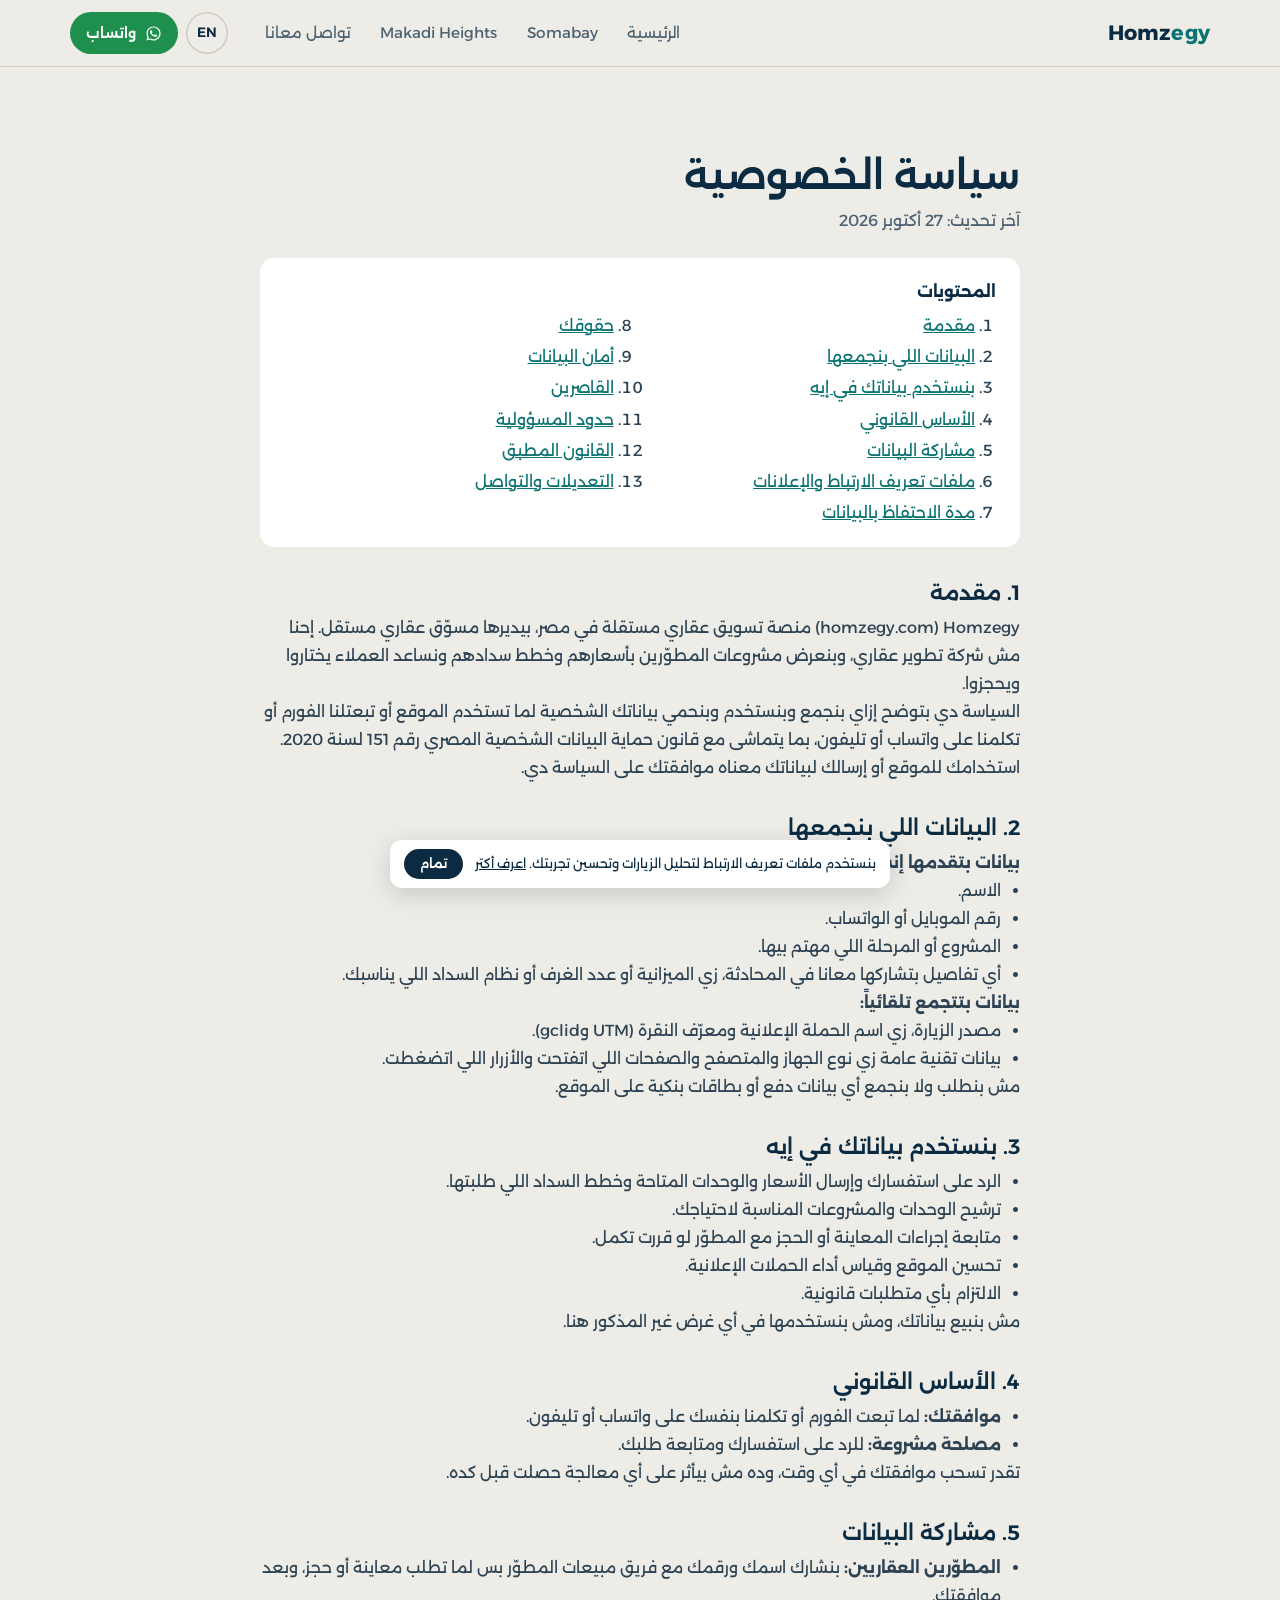
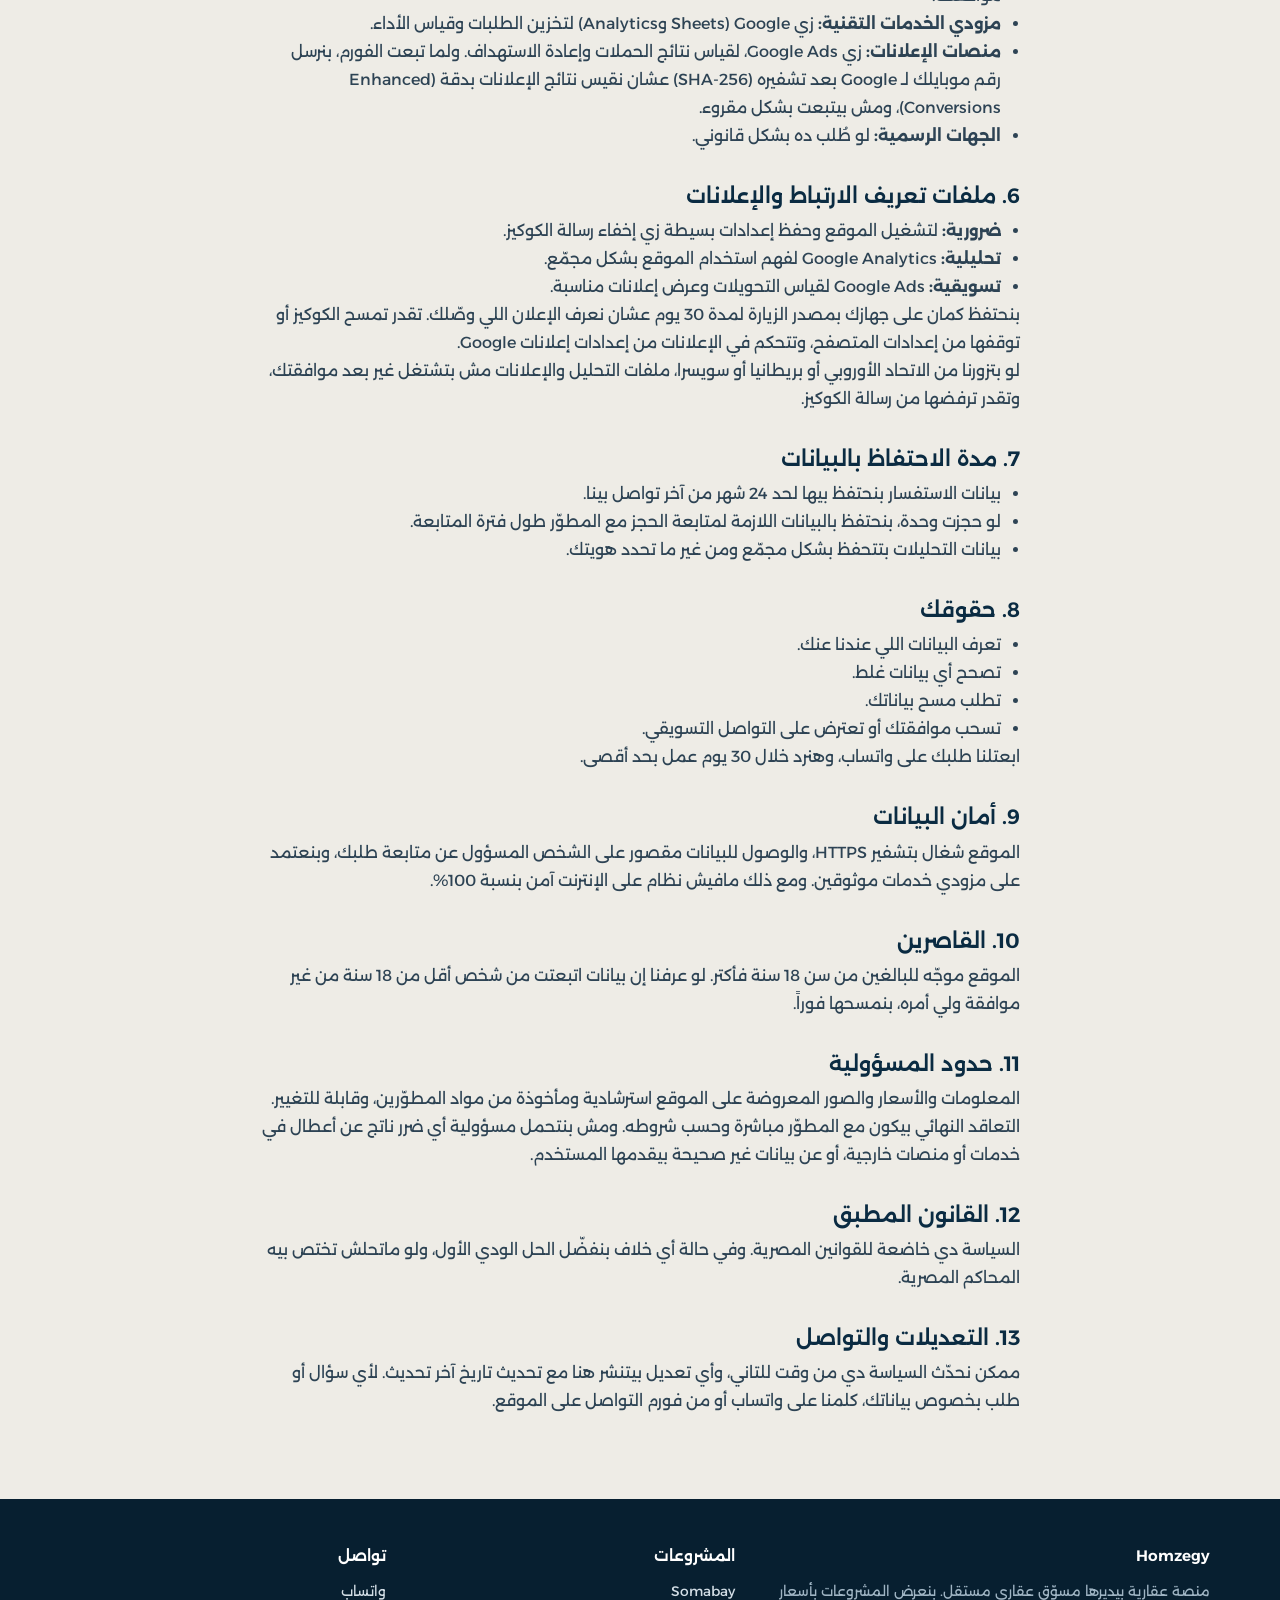
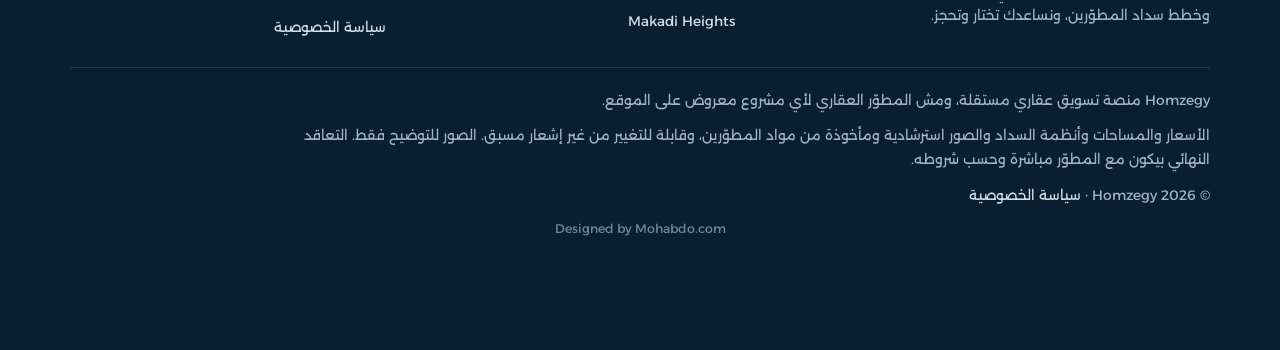
<file: privacy-policy/index.html>
<!doctype html>
<html lang="ar" dir="rtl">
<head>
<meta charset="utf-8">
<!-- Consent Mode v2: denied by default in EEA/UK/CH (until the visitor accepts), granted elsewhere -->
<script>window.dataLayer=window.dataLayer||[];function gtag(){dataLayer.push(arguments);}
var hzD={ad_storage:'denied',ad_user_data:'denied',ad_personalization:'denied',analytics_storage:'denied'},hzG={ad_storage:'granted',ad_user_data:'granted',ad_personalization:'granted',analytics_storage:'granted'};
gtag('consent','default',Object.assign({region:["AT", "BE", "BG", "HR", "CY", "CZ", "DK", "EE", "FI", "FR", "DE", "GR", "HU", "IE", "IT", "LV", "LT", "LU", "MT", "NL", "PL", "PT", "RO", "SK", "SI", "ES", "SE", "IS", "LI", "NO", "GB", "CH"],wait_for_update:500},hzD));
gtag('consent','default',hzG);
try{var hzC=localStorage.getItem('hz_consent');if(hzC)gtag('consent','update',hzC==='granted'?hzG:hzD);}catch(e){}</script>
<!-- Google Tag Manager -->
<script>(function(w,d,s,l,i){w[l]=w[l]||[];w[l].push({'gtm.start':
new Date().getTime(),event:'gtm.js'});var f=d.getElementsByTagName(s)[0],
j=d.createElement(s),dl=l!='dataLayer'?'&l='+l:'';j.async=true;j.src=
'https://www.googletagmanager.com/gtm.js?id='+i+dl;f.parentNode.insertBefore(j,f);
})(window,document,'script','dataLayer','GTM-5B2ZWT3M');</script>
<!-- End Google Tag Manager -->
<meta name="viewport" content="width=device-width, initial-scale=1">
<title>سياسة الخصوصية | Homzegy</title>
<meta name="description" content="إزاي Homzegy بتجمع وبتستخدم وبتحمي بياناتك الشخصية لما تستخدم الموقع أو تتواصل معانا.">
<link rel="canonical" href="https://homzegy.com/privacy-policy/">
<link rel="alternate" hreflang="ar" href="https://homzegy.com/privacy-policy/">
<link rel="alternate" hreflang="en" href="https://homzegy.com/en/privacy-policy/">
<link rel="alternate" hreflang="x-default" href="https://homzegy.com/privacy-policy/">
<meta name="robots" content="index,follow,max-image-preview:large">
<meta name="theme-color" content="#0A2B42">
<meta property="og:type" content="website">
<meta property="og:site_name" content="Homzegy">
<meta property="og:locale" content="ar_EG">
<meta property="og:title" content="سياسة الخصوصية | Homzegy">
<meta property="og:description" content="إزاي Homzegy بتجمع وبتستخدم وبتحمي بياناتك الشخصية لما تستخدم الموقع أو تتواصل معانا.">
<meta property="og:url" content="https://homzegy.com/privacy-policy/">
<meta property="og:image" content="https://homzegy.com/assets/img/brand/og-home.jpg">
<meta property="og:image:width" content="1200">
<meta property="og:image:height" content="630">
<meta name="twitter:card" content="summary_large_image">
<link rel="icon" href="../assets/img/brand/favicon.svg" type="image/svg+xml">
<link rel="apple-touch-icon" href="../assets/img/brand/apple-touch-icon.png">
<link rel="preconnect" href="https://fonts.googleapis.com">
<link rel="preconnect" href="https://fonts.gstatic.com" crossorigin>
<link href="https://fonts.googleapis.com/css2?family=Alexandria:wght@300;400;500;600;700&display=swap" rel="stylesheet">
<link rel="stylesheet" href="../assets/css/style.css?v=32">
<script type="application/ld+json">{"@context": "https://schema.org", "@type": "RealEstateAgent", "@id": "https://homzegy.com/#org", "name": "Homzegy", "url": "https://homzegy.com/", "logo": "https://homzegy.com/assets/img/brand/apple-touch-icon.png", "image": "https://homzegy.com/assets/img/brand/og-home.jpg", "areaServed": {"@type": "Country", "name": "Egypt"}, "description": "منصة عقارية مستقلة في مصر بيديرها مسوّق عقاري مستقل، بتعرض مشروعات عقارية بأسعار وخطط سداد المطوّرين، منها حالياً Somabay وMakadi Heights.", "contactPoint": {"@type": "ContactPoint", "contactType": "sales", "availableLanguage": ["ar", "en"]}}</script>
<script type="application/ld+json">{"@context": "https://schema.org", "@type": "BreadcrumbList", "itemListElement": [{"@type": "ListItem", "position": 1, "name": "الرئيسية", "item": "https://homzegy.com/"}, {"@type": "ListItem", "position": 2, "name": "سياسة الخصوصية", "item": "https://homzegy.com/privacy-policy/"}]}</script>
</head>
<body data-project="Homzegy" data-page="privacy">
<!-- Google Tag Manager (noscript) -->
<noscript><iframe src="https://www.googletagmanager.com/ns.html?id=GTM-5B2ZWT3M"
height="0" width="0" style="display:none;visibility:hidden"></iframe></noscript>
<!-- End Google Tag Manager (noscript) -->
<a class="sr-only" href="#main">انتقل للمحتوى</a>
<header class="top">
  <div class="wrap">
    <a class="brand" href="../" aria-label="Homzegy الصفحة الرئيسية">Homz<span>egy</span></a>
    <nav class="nav" aria-label="القائمة الرئيسية"><a href=".././">الرئيسية</a><a href="../somabay/" dir="ltr">Somabay</a><a href="../makadi-heights/" dir="ltr">Makadi Heights</a><a href="../#contact">تواصل معانا</a></nav>
    <div class="top-actions">
      <a class="lang-sw" href="/en/privacy-policy/" hreflang="en" lang="en" data-lang-switch>EN</a>
      <a class="btn btn-ghost btn-sm" href="tel:" data-call data-loc="header"><svg viewBox="0 0 24 24" aria-hidden="true" fill="none" stroke="currentColor" stroke-width="2" stroke-linecap="round" stroke-linejoin="round"><path d="M22 16.92v3a2 2 0 0 1-2.18 2 19.8 19.8 0 0 1-8.63-3.07 19.5 19.5 0 0 1-6-6A19.8 19.8 0 0 1 2.12 4.18 2 2 0 0 1 4.11 2h3a2 2 0 0 1 2 1.72c.13.96.36 1.9.7 2.81a2 2 0 0 1-.45 2.11L8.09 9.91a16 16 0 0 0 6 6l1.27-1.27a2 2 0 0 1 2.11-.45c.91.34 1.85.57 2.81.7A2 2 0 0 1 22 16.92Z"/></svg><span>اتصل</span></a>
      <a class="btn btn-wa btn-sm" href="https://wa.me/" data-wa data-loc="header"><svg viewBox="0 0 24 24" aria-hidden="true" fill="currentColor"><path d="M19.05 4.91A9.82 9.82 0 0 0 12.04 2C6.58 2 2.13 6.45 2.13 11.91c0 1.75.46 3.45 1.32 4.95L2.05 22l5.25-1.38a9.9 9.9 0 0 0 4.74 1.21c5.46 0 9.91-4.45 9.91-9.91 0-2.65-1.03-5.14-2.9-7.01Zm-7.01 15.24a8.2 8.2 0 0 1-4.19-1.15l-.3-.18-3.12.82.83-3.04-.2-.31a8.19 8.19 0 0 1-1.26-4.38c0-4.54 3.7-8.23 8.24-8.23 2.2 0 4.27.86 5.82 2.42a8.18 8.18 0 0 1 2.41 5.82c0 4.54-3.69 8.23-8.23 8.23Zm4.52-6.16c-.25-.12-1.47-.72-1.69-.81-.23-.08-.39-.12-.56.13-.17.25-.64.81-.78.97-.14.17-.29.19-.54.06-.25-.12-1.05-.39-1.99-1.23-.74-.66-1.23-1.47-1.38-1.72-.14-.25-.02-.38.11-.51.11-.11.25-.29.37-.43.13-.15.17-.25.25-.42.08-.17.04-.31-.02-.43-.06-.13-.56-1.34-.76-1.84-.2-.48-.41-.42-.56-.43h-.48c-.17 0-.43.06-.66.31-.22.25-.86.85-.86 2.07 0 1.22.89 2.4 1.01 2.56.12.17 1.75 2.67 4.23 3.74.59.26 1.05.41 1.41.52.59.19 1.13.16 1.56.1.48-.07 1.47-.6 1.67-1.18.21-.58.21-1.07.14-1.18-.06-.1-.22-.16-.47-.28Z"/></svg><span>واتساب</span></a>
      <details class="menu"><summary aria-label="القائمة"><svg viewBox="0 0 24 24" aria-hidden="true" fill="none" stroke="currentColor" stroke-width="2" stroke-linecap="round"><path d="M4 7h16M4 12h16M4 17h16"/></svg></summary><nav class="menu-panel" aria-label="القائمة"><a href=".././">الرئيسية</a><a href="../somabay/" dir="ltr">Somabay</a><a href="../makadi-heights/" dir="ltr">Makadi Heights</a><a href="../#contact">تواصل معانا</a><a href="../privacy-policy/">سياسة الخصوصية</a></nav></details>
    </div>
  </div>
</header>
<main id="main">
<section class="block">
  <div class="wrap legal">
    <h1>سياسة الخصوصية</h1>
    <p class="updated">آخر تحديث: 27 أكتوبر 2026</p>
    <nav class="toc" aria-label="محتويات الصفحة"><b>المحتويات</b><ol><li><a href="#intro">مقدمة</a></li><li><a href="#data">البيانات اللي بنجمعها</a></li><li><a href="#use">بنستخدم بياناتك في إيه</a></li><li><a href="#basis">الأساس القانوني</a></li><li><a href="#sharing">مشاركة البيانات</a></li><li><a href="#cookies">ملفات تعريف الارتباط والإعلانات</a></li><li><a href="#retention">مدة الاحتفاظ بالبيانات</a></li><li><a href="#rights">حقوقك</a></li><li><a href="#security">أمان البيانات</a></li><li><a href="#minors">القاصرين</a></li><li><a href="#liability">حدود المسؤولية</a></li><li><a href="#law">القانون المطبق</a></li><li><a href="#changes">التعديلات والتواصل</a></li></ol></nav>
    <section id="intro"><h2>1. مقدمة</h2><p><span dir="ltr">Homzegy</span> (homzegy.com) منصة تسويق عقاري مستقلة في مصر، بيديرها مسوّق عقاري مستقل. إحنا مش شركة تطوير عقاري، وبنعرض مشروعات المطوّرين بأسعارهم وخطط سدادهم ونساعد العملاء يختاروا ويحجزوا.</p>
<p>السياسة دي بتوضح إزاي بنجمع وبنستخدم وبنحمي بياناتك الشخصية لما تستخدم الموقع أو تبعتلنا الفورم أو تكلمنا على واتساب أو تليفون، بما يتماشى مع قانون حماية البيانات الشخصية المصري رقم 151 لسنة 2020. استخدامك للموقع أو إرسالك لبياناتك معناه موافقتك على السياسة دي.</p></section><section id="data"><h2>2. البيانات اللي بنجمعها</h2><p><b>بيانات بتقدمها إنت:</b></p>
<ul><li>الاسم.</li><li>رقم الموبايل أو الواتساب.</li><li>المشروع أو المرحلة اللي مهتم بيها.</li><li>أي تفاصيل بتشاركها معانا في المحادثة، زي الميزانية أو عدد الغرف أو نظام السداد اللي يناسبك.</li></ul>
<p><b>بيانات بتتجمع تلقائياً:</b></p>
<ul><li>مصدر الزيارة، زي اسم الحملة الإعلانية ومعرّف النقرة (UTM وgclid).</li><li>بيانات تقنية عامة زي نوع الجهاز والمتصفح والصفحات اللي اتفتحت والأزرار اللي اتضغطت.</li></ul>
<p>مش بنطلب ولا بنجمع أي بيانات دفع أو بطاقات بنكية على الموقع.</p></section><section id="use"><h2>3. بنستخدم بياناتك في إيه</h2><ul><li>الرد على استفسارك وإرسال الأسعار والوحدات المتاحة وخطط السداد اللي طلبتها.</li><li>ترشيح الوحدات والمشروعات المناسبة لاحتياجك.</li><li>متابعة إجراءات المعاينة أو الحجز مع المطوّر لو قررت تكمل.</li><li>تحسين الموقع وقياس أداء الحملات الإعلانية.</li><li>الالتزام بأي متطلبات قانونية.</li></ul>
<p>مش بنبيع بياناتك، ومش بنستخدمها في أي غرض غير المذكور هنا.</p></section><section id="basis"><h2>4. الأساس القانوني</h2><ul><li><b>موافقتك:</b> لما تبعت الفورم أو تكلمنا بنفسك على واتساب أو تليفون.</li><li><b>مصلحة مشروعة:</b> للرد على استفسارك ومتابعة طلبك.</li></ul>
<p>تقدر تسحب موافقتك في أي وقت، وده مش بيأثر على أي معالجة حصلت قبل كده.</p></section><section id="sharing"><h2>5. مشاركة البيانات</h2><ul><li><b>المطوّرين العقاريين:</b> بنشارك اسمك ورقمك مع فريق مبيعات المطوّر بس لما تطلب معاينة أو حجز، وبعد موافقتك.</li><li><b>مزودي الخدمات التقنية:</b> زي Google (Sheets وAnalytics) لتخزين الطلبات وقياس الأداء.</li><li><b>منصات الإعلانات:</b> زي Google Ads، لقياس نتائج الحملات وإعادة الاستهداف. ولما تبعت الفورم، بنرسل رقم موبايلك لـ Google بعد تشفيره (SHA-256) عشان نقيس نتائج الإعلانات بدقة (Enhanced Conversions)، ومش بيتبعت بشكل مقروء.</li><li><b>الجهات الرسمية:</b> لو طُلب ده بشكل قانوني.</li></ul></section><section id="cookies"><h2>6. ملفات تعريف الارتباط والإعلانات</h2><ul><li><b>ضرورية:</b> لتشغيل الموقع وحفظ إعدادات بسيطة زي إخفاء رسالة الكوكيز.</li><li><b>تحليلية:</b> Google Analytics لفهم استخدام الموقع بشكل مجمّع.</li><li><b>تسويقية:</b> Google Ads لقياس التحويلات وعرض إعلانات مناسبة.</li></ul>
<p>بنحتفظ كمان على جهازك بمصدر الزيارة لمدة 30 يوم عشان نعرف الإعلان اللي وصّلك. تقدر تمسح الكوكيز أو توقفها من إعدادات المتصفح، وتتحكم في الإعلانات من إعدادات إعلانات Google.</p>
<p>لو بتزورنا من الاتحاد الأوروبي أو بريطانيا أو سويسرا، ملفات التحليل والإعلانات مش بتشتغل غير بعد موافقتك، وتقدر ترفضها من رسالة الكوكيز.</p></section><section id="retention"><h2>7. مدة الاحتفاظ بالبيانات</h2><ul><li>بيانات الاستفسار بنحتفظ بيها لحد 24 شهر من آخر تواصل بينا.</li><li>لو حجزت وحدة، بنحتفظ بالبيانات اللازمة لمتابعة الحجز مع المطوّر طول فترة المتابعة.</li><li>بيانات التحليلات بتتحفظ بشكل مجمّع ومن غير ما تحدد هويتك.</li></ul></section><section id="rights"><h2>8. حقوقك</h2><ul><li>تعرف البيانات اللي عندنا عنك.</li><li>تصحح أي بيانات غلط.</li><li>تطلب مسح بياناتك.</li><li>تسحب موافقتك أو تعترض على التواصل التسويقي.</li></ul>
<p>ابعتلنا طلبك على واتساب، وهنرد خلال 30 يوم عمل بحد أقصى.</p></section><section id="security"><h2>9. أمان البيانات</h2><p>الموقع شغال بتشفير HTTPS، والوصول للبيانات مقصور على الشخص المسؤول عن متابعة طلبك، وبنعتمد على مزودي خدمات موثوقين. ومع ذلك مافيش نظام على الإنترنت آمن بنسبة 100%.</p></section><section id="minors"><h2>10. القاصرين</h2><p>الموقع موجّه للبالغين من سن 18 سنة فأكتر. لو عرفنا إن بيانات اتبعتت من شخص أقل من 18 سنة من غير موافقة ولي أمره، بنمسحها فوراً.</p></section><section id="liability"><h2>11. حدود المسؤولية</h2><p>المعلومات والأسعار والصور المعروضة على الموقع استرشادية ومأخوذة من مواد المطوّرين، وقابلة للتغيير. التعاقد النهائي بيكون مع المطوّر مباشرة وحسب شروطه. ومش بنتحمل مسؤولية أي ضرر ناتج عن أعطال في خدمات أو منصات خارجية، أو عن بيانات غير صحيحة بيقدمها المستخدم.</p></section><section id="law"><h2>12. القانون المطبق</h2><p>السياسة دي خاضعة للقوانين المصرية. وفي حالة أي خلاف بنفضّل الحل الودي الأول، ولو ماتحلش تختص بيه المحاكم المصرية.</p></section><section id="changes"><h2>13. التعديلات والتواصل</h2><p>ممكن نحدّث السياسة دي من وقت للتاني، وأي تعديل بيتنشر هنا مع تحديث تاريخ آخر تحديث. لأي سؤال أو طلب بخصوص بياناتك، كلمنا على واتساب أو من فورم التواصل على الموقع.</p></section>
  </div>
</section>
</main>
<footer>
  <div class="wrap">
    <div class="foot-grid">
      <div>
        <h4 dir="ltr" style="text-align:right">Homzegy</h4>
        <p>منصة عقارية بيديرها مسوّق عقاري مستقل. بنعرض المشروعات بأسعار وخطط سداد المطوّرين، ونساعدك تختار وتحجز.</p>
      </div>
      <div>
        <h4>المشروعات</h4>
        <ul><li><a href="../somabay/" dir="ltr">Somabay</a></li><li><a href="../makadi-heights/" dir="ltr">Makadi Heights</a></li></ul>
      </div>
      <div>
        <h4>تواصل</h4>
        <ul>
          <li><a href="https://wa.me/" data-wa data-loc="footer">واتساب</a></li>
          <li><a href="tel:" data-call data-loc="footer">اتصال</a></li>
          <li><a href="../privacy-policy/">سياسة الخصوصية</a></li>
        </ul>
      </div>
    </div>
    <div class="legal-note">
      <p>Homzegy منصة تسويق عقاري مستقلة، ومش المطوّر العقاري لأي مشروع معروض على الموقع. </p>
      <p>الأسعار والمساحات وأنظمة السداد والصور استرشادية ومأخوذة من مواد المطوّرين، وقابلة للتغيير من غير إشعار مسبق. الصور للتوضيح فقط. التعاقد النهائي بيكون مع المطوّر مباشرة وحسب شروطه.</p>
      <p>© <span data-year>2026</span> Homzegy · <a href="../privacy-policy/">سياسة الخصوصية</a></p>
      <p class="credit" dir="ltr">Designed by <a href="https://mohabdo.com" target="_blank" rel="noopener">Mohabdo.com</a></p>
    </div>
  </div>
</footer>
<nav class="mbar" aria-label="تواصل سريع">
  <a class="btn btn-light" href="tel:" data-call data-loc="sticky_bar"><svg viewBox="0 0 24 24" aria-hidden="true" fill="none" stroke="currentColor" stroke-width="2" stroke-linecap="round" stroke-linejoin="round"><path d="M22 16.92v3a2 2 0 0 1-2.18 2 19.8 19.8 0 0 1-8.63-3.07 19.5 19.5 0 0 1-6-6A19.8 19.8 0 0 1 2.12 4.18 2 2 0 0 1 4.11 2h3a2 2 0 0 1 2 1.72c.13.96.36 1.9.7 2.81a2 2 0 0 1-.45 2.11L8.09 9.91a16 16 0 0 0 6 6l1.27-1.27a2 2 0 0 1 2.11-.45c.91.34 1.85.57 2.81.7A2 2 0 0 1 22 16.92Z"/></svg><span>اتصل</span></a>
  <a class="btn btn-wa" href="https://wa.me/" data-wa data-loc="sticky_bar"><svg viewBox="0 0 24 24" aria-hidden="true" fill="currentColor"><path d="M19.05 4.91A9.82 9.82 0 0 0 12.04 2C6.58 2 2.13 6.45 2.13 11.91c0 1.75.46 3.45 1.32 4.95L2.05 22l5.25-1.38a9.9 9.9 0 0 0 4.74 1.21c5.46 0 9.91-4.45 9.91-9.91 0-2.65-1.03-5.14-2.9-7.01Zm-7.01 15.24a8.2 8.2 0 0 1-4.19-1.15l-.3-.18-3.12.82.83-3.04-.2-.31a8.19 8.19 0 0 1-1.26-4.38c0-4.54 3.7-8.23 8.24-8.23 2.2 0 4.27.86 5.82 2.42a8.18 8.18 0 0 1 2.41 5.82c0 4.54-3.69 8.23-8.23 8.23Zm4.52-6.16c-.25-.12-1.47-.72-1.69-.81-.23-.08-.39-.12-.56.13-.17.25-.64.81-.78.97-.14.17-.29.19-.54.06-.25-.12-1.05-.39-1.99-1.23-.74-.66-1.23-1.47-1.38-1.72-.14-.25-.02-.38.11-.51.11-.11.25-.29.37-.43.13-.15.17-.25.25-.42.08-.17.04-.31-.02-.43-.06-.13-.56-1.34-.76-1.84-.2-.48-.41-.42-.56-.43h-.48c-.17 0-.43.06-.66.31-.22.25-.86.85-.86 2.07 0 1.22.89 2.4 1.01 2.56.12.17 1.75 2.67 4.23 3.74.59.26 1.05.41 1.41.52.59.19 1.13.16 1.56.1.48-.07 1.47-.6 1.67-1.18.21-.58.21-1.07.14-1.18-.06-.1-.22-.16-.47-.28Z"/></svg><span>كلمنا واتساب</span></a>
</nav>
<div class="wag" id="wa-gate" hidden>
  <div class="wag-back" data-wag-close></div>
  <div class="wag-box" role="dialog" aria-modal="true" aria-labelledby="wag-t">
    <button type="button" class="wag-x" data-wag-close aria-label="إغلاق">×</button>
    <form data-wag-form novalidate>
      <div class="wag-ic" data-ic-wa><svg viewBox="0 0 24 24" aria-hidden="true" fill="currentColor"><path d="M19.05 4.91A9.82 9.82 0 0 0 12.04 2C6.58 2 2.13 6.45 2.13 11.91c0 1.75.46 3.45 1.32 4.95L2.05 22l5.25-1.38a9.9 9.9 0 0 0 4.74 1.21c5.46 0 9.91-4.45 9.91-9.91 0-2.65-1.03-5.14-2.9-7.01Zm-7.01 15.24a8.2 8.2 0 0 1-4.19-1.15l-.3-.18-3.12.82.83-3.04-.2-.31a8.19 8.19 0 0 1-1.26-4.38c0-4.54 3.7-8.23 8.24-8.23 2.2 0 4.27.86 5.82 2.42a8.18 8.18 0 0 1 2.41 5.82c0 4.54-3.69 8.23-8.23 8.23Zm4.52-6.16c-.25-.12-1.47-.72-1.69-.81-.23-.08-.39-.12-.56.13-.17.25-.64.81-.78.97-.14.17-.29.19-.54.06-.25-.12-1.05-.39-1.99-1.23-.74-.66-1.23-1.47-1.38-1.72-.14-.25-.02-.38.11-.51.11-.11.25-.29.37-.43.13-.15.17-.25.25-.42.08-.17.04-.31-.02-.43-.06-.13-.56-1.34-.76-1.84-.2-.48-.41-.42-.56-.43h-.48c-.17 0-.43.06-.66.31-.22.25-.86.85-.86 2.07 0 1.22.89 2.4 1.01 2.56.12.17 1.75 2.67 4.23 3.74.59.26 1.05.41 1.41.52.59.19 1.13.16 1.56.1.48-.07 1.47-.6 1.67-1.18.21-.58.21-1.07.14-1.18-.06-.1-.22-.16-.47-.28Z"/></svg></div><div class="wag-ic wag-ic-form" data-ic-form hidden><svg viewBox="0 0 24 24" aria-hidden="true" fill="none" stroke="currentColor" stroke-width="2" stroke-linecap="round" stroke-linejoin="round"><path d="M4 20h4L19 9l-4-4L4 16v4Z"/><path d="M13.5 6.5l4 4"/></svg></div>
      <h3 id="wag-t">تفاصيل أكثر على واتساب</h3>
      <p class="wag-ctx" data-wag-ctx hidden></p>
      <p class="wag-sub">اكتب اسمك ورقمك وهنحوّلك على واتساب فورًا.</p>
      <div class="fields">
        <div data-field><label for="g-name">الاسم</label><input id="g-name" name="name" autocomplete="name" required placeholder="اسمك"><div class="err" aria-live="polite"></div></div>
        <div data-field><label for="g-phone">رقم الموبايل</label><div class="phone-in" dir="ltr"><div class="cc" data-cc><button type="button" class="cc-btn" aria-haspopup="listbox" aria-expanded="false" aria-label="كود الدولة"><span class="cc-flag">🇪🇬</span><span class="cc-dial">+20</span><svg viewBox="0 0 24 24" aria-hidden="true" fill="none" stroke="currentColor" stroke-width="2.4" stroke-linecap="round" stroke-linejoin="round"><path d="m6 9 6 6 6-6"/></svg></button><input type="hidden" name="cc" value="+20"><div class="cc-pop" hidden><input class="cc-q" type="search" autocomplete="off" placeholder="ابحث باسم الدولة أو الكود" aria-label="ابحث باسم الدولة أو الكود" dir="auto"><ul class="cc-list" role="listbox" aria-label="كود الدولة"></ul></div></div><input id="g-phone" name="phone" type="tel" inputmode="tel" autocomplete="tel-national" required placeholder="01xxxxxxxxx"></div><div class="err" aria-live="polite"></div></div>
        <div data-field data-email hidden><label for="g-email">الإيميل <small>(اختياري)</small></label><input id="g-email" name="email" type="email" inputmode="email" autocomplete="email" dir="ltr" placeholder="name@email.com"><div class="err" aria-live="polite"></div></div>
        <div class="hp" aria-hidden="true"><label for="g-web">Website</label><input id="g-web" name="website" tabindex="-1" autocomplete="off"></div>
      </div>
      <button class="btn btn-wa wag-go" type="submit" data-mode="wa"><svg viewBox="0 0 24 24" aria-hidden="true" fill="currentColor"><path d="M19.05 4.91A9.82 9.82 0 0 0 12.04 2C6.58 2 2.13 6.45 2.13 11.91c0 1.75.46 3.45 1.32 4.95L2.05 22l5.25-1.38a9.9 9.9 0 0 0 4.74 1.21c5.46 0 9.91-4.45 9.91-9.91 0-2.65-1.03-5.14-2.9-7.01Zm-7.01 15.24a8.2 8.2 0 0 1-4.19-1.15l-.3-.18-3.12.82.83-3.04-.2-.31a8.19 8.19 0 0 1-1.26-4.38c0-4.54 3.7-8.23 8.24-8.23 2.2 0 4.27.86 5.82 2.42a8.18 8.18 0 0 1 2.41 5.82c0 4.54-3.69 8.23-8.23 8.23Zm4.52-6.16c-.25-.12-1.47-.72-1.69-.81-.23-.08-.39-.12-.56.13-.17.25-.64.81-.78.97-.14.17-.29.19-.54.06-.25-.12-1.05-.39-1.99-1.23-.74-.66-1.23-1.47-1.38-1.72-.14-.25-.02-.38.11-.51.11-.11.25-.29.37-.43.13-.15.17-.25.25-.42.08-.17.04-.31-.02-.43-.06-.13-.56-1.34-.76-1.84-.2-.48-.41-.42-.56-.43h-.48c-.17 0-.43.06-.66.31-.22.25-.86.85-.86 2.07 0 1.22.89 2.4 1.01 2.56.12.17 1.75 2.67 4.23 3.74.59.26 1.05.41 1.41.52.59.19 1.13.16 1.56.1.48-.07 1.47-.6 1.67-1.18.21-.58.21-1.07.14-1.18-.06-.1-.22-.16-.47-.28Z"/></svg><span>كمّل على واتساب</span></button>
      <button class="wag-alt" type="button" data-wag-switch>مش بتستخدم واتساب؟ اطلب مكالمة بدل كده</button>
      <button class="btn btn-coral wag-send" type="submit" data-mode="form" hidden>ابعت بياناتي</button>
      <p class="consent">بإرسال بياناتك بتوافق على تواصلنا معاك بخصوص طلبك. <a href="../privacy-policy/">سياسة الخصوصية</a></p>
    </form>
  </div>
</div>
<div class="cookie" id="cookie" role="region" aria-label="ملفات تعريف الارتباط">
  <span>بنستخدم ملفات تعريف الارتباط لتحليل الزيارات وتحسين تجربتك. <a href="../privacy-policy/">اعرف أكتر</a></span>
  <button type="button" class="ck-no" data-ck-no hidden>رفض</button><button type="button" data-ck-ok>تمام</button>
</div>
<script src="../assets/js/main.js?v=32" defer></script>
</body>
</html>
</file>
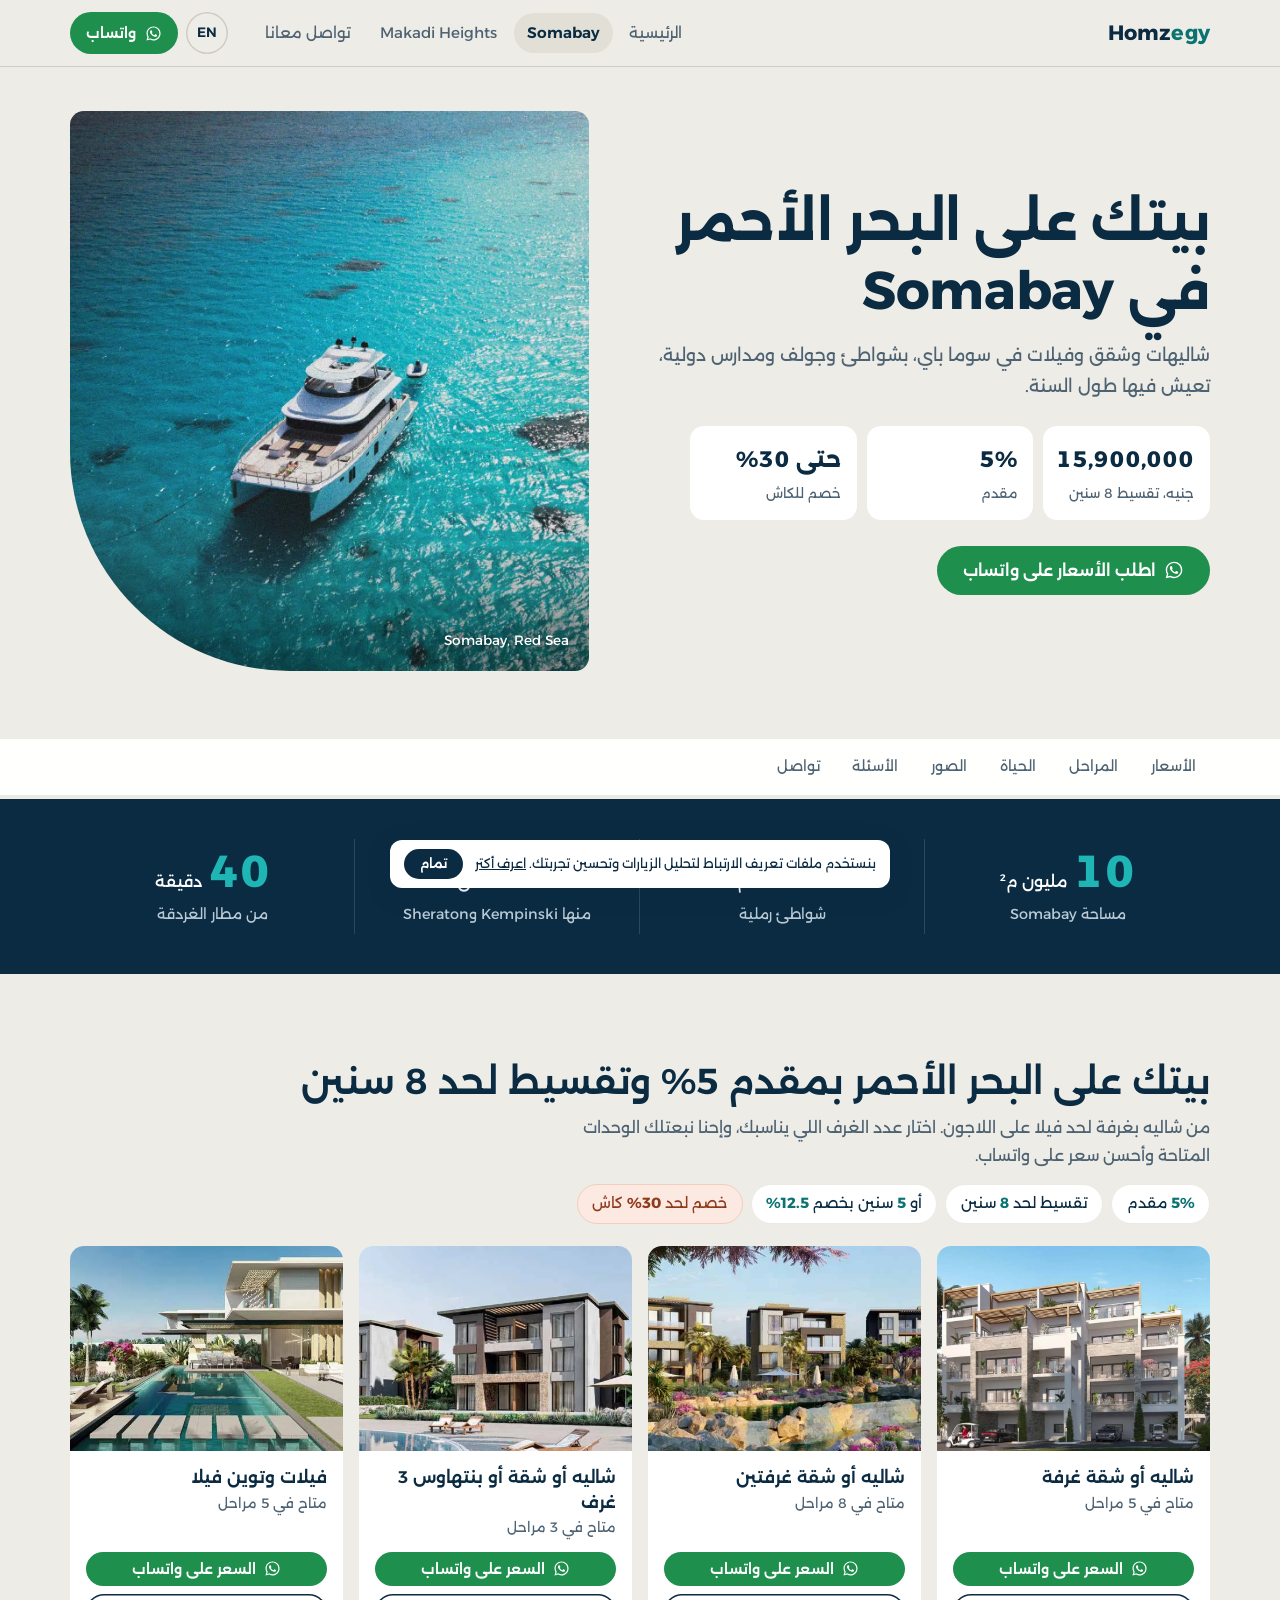
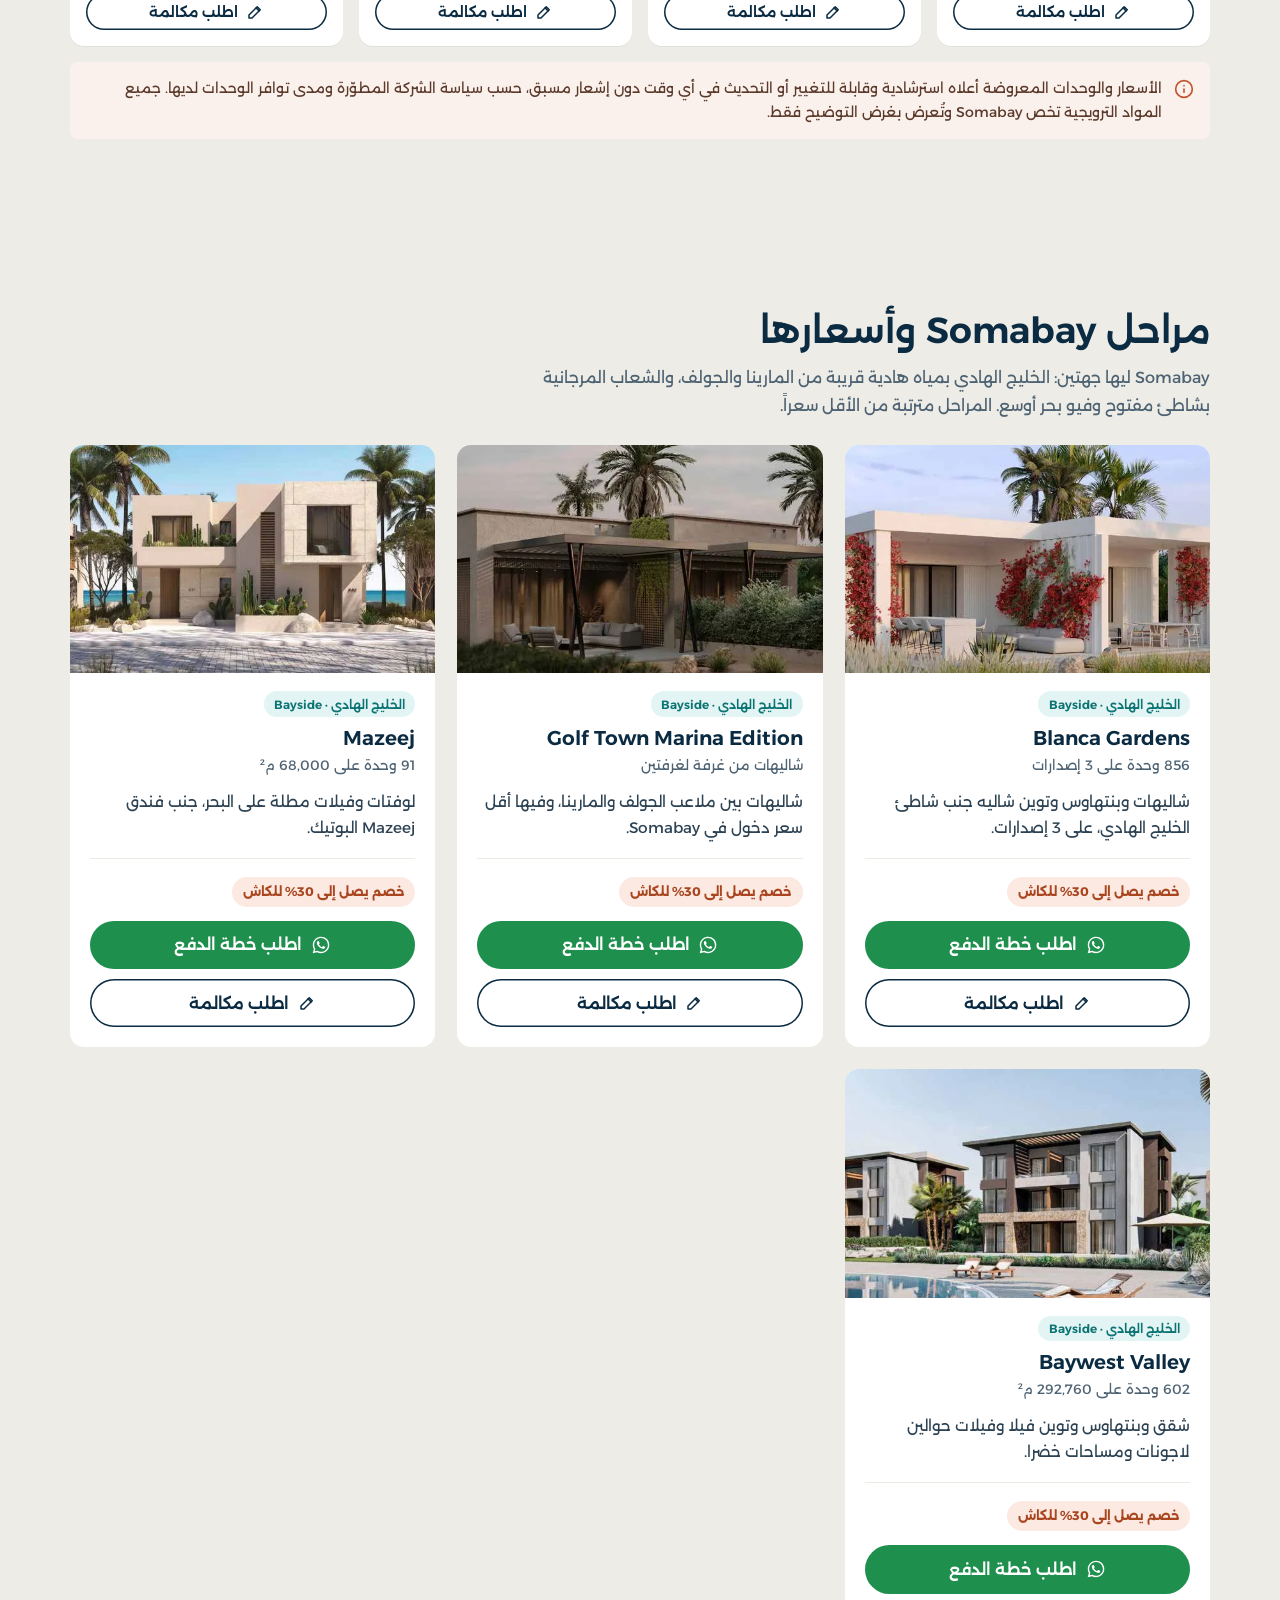
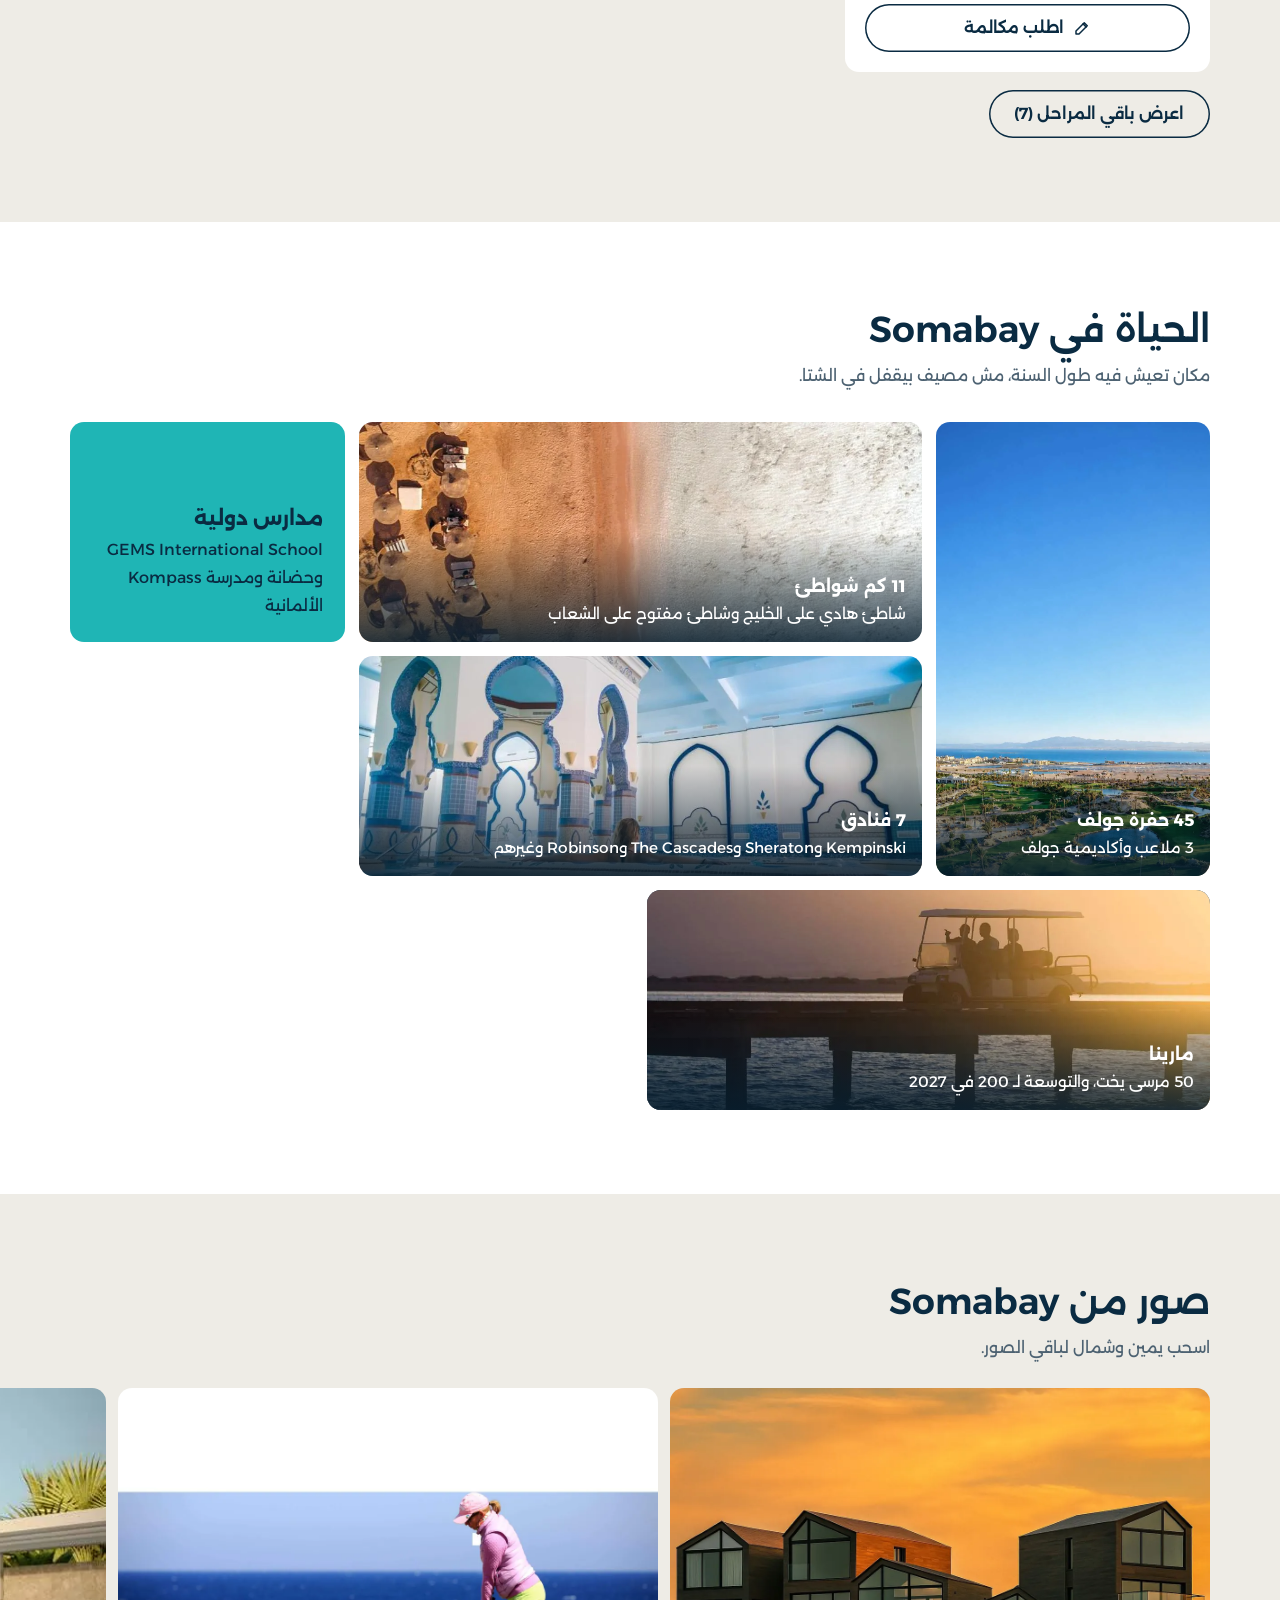
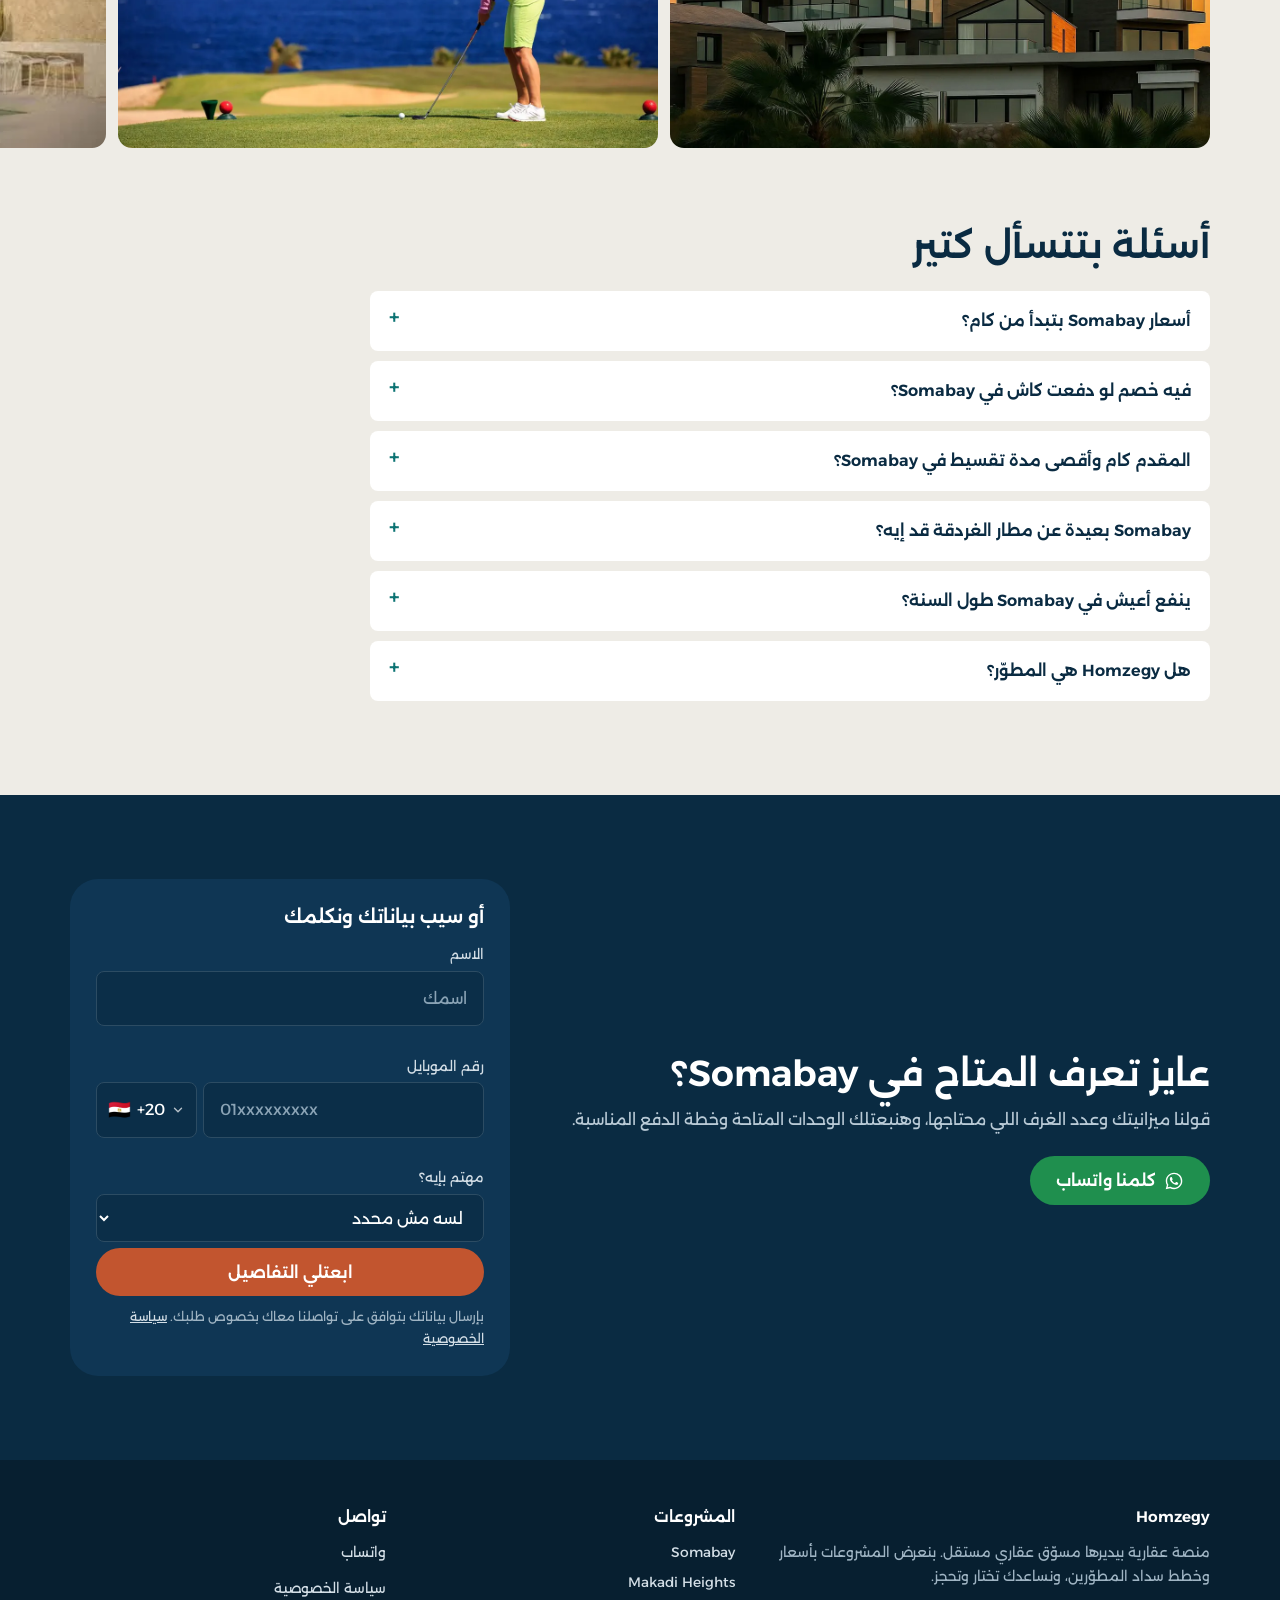
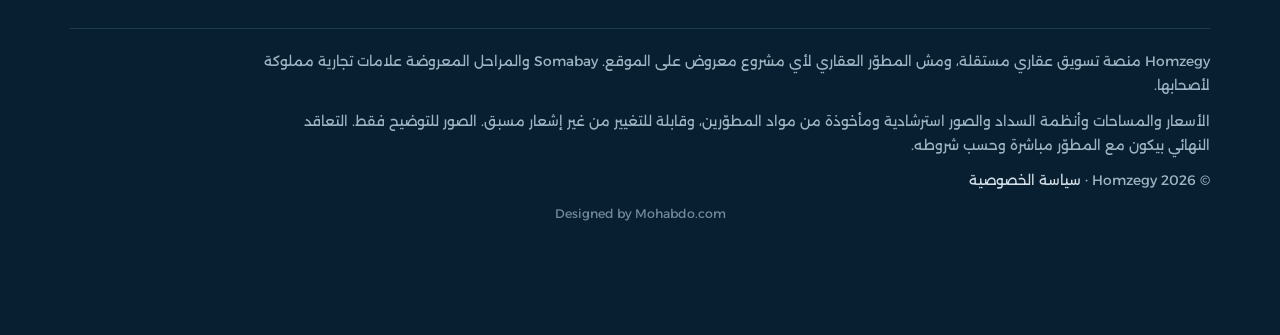
<file: somabay/index.html>
<!doctype html>
<html lang="ar" dir="rtl">
<head>
<meta charset="utf-8">
<!-- Consent Mode v2: denied by default in EEA/UK/CH (until the visitor accepts), granted elsewhere -->
<script>window.dataLayer=window.dataLayer||[];function gtag(){dataLayer.push(arguments);}
var hzD={ad_storage:'denied',ad_user_data:'denied',ad_personalization:'denied',analytics_storage:'denied'},hzG={ad_storage:'granted',ad_user_data:'granted',ad_personalization:'granted',analytics_storage:'granted'};
gtag('consent','default',Object.assign({region:["AT", "BE", "BG", "HR", "CY", "CZ", "DK", "EE", "FI", "FR", "DE", "GR", "HU", "IE", "IT", "LV", "LT", "LU", "MT", "NL", "PL", "PT", "RO", "SK", "SI", "ES", "SE", "IS", "LI", "NO", "GB", "CH"],wait_for_update:500},hzD));
gtag('consent','default',hzG);
try{var hzC=localStorage.getItem('hz_consent');if(hzC)gtag('consent','update',hzC==='granted'?hzG:hzD);}catch(e){}</script>
<!-- Google Tag Manager -->
<script>(function(w,d,s,l,i){w[l]=w[l]||[];w[l].push({'gtm.start':
new Date().getTime(),event:'gtm.js'});var f=d.getElementsByTagName(s)[0],
j=d.createElement(s),dl=l!='dataLayer'?'&l='+l:'';j.async=true;j.src=
'https://www.googletagmanager.com/gtm.js?id='+i+dl;f.parentNode.insertBefore(j,f);
})(window,document,'script','dataLayer','GTM-5B2ZWT3M');</script>
<!-- End Google Tag Manager -->
<meta name="viewport" content="width=device-width, initial-scale=1">
<title>Somabay سوما باي | أسعار 2026 تقسيط 8 سنين وخصم كاش حتى 30%</title>
<meta name="description" content="أسعار مراحل Somabay (سوما باي) على البحر الأحمر: شاليهات وشقق وفيلات تبدأ من 15.9 مليون جنيه بمقدم 5% وتقسيط 8 سنين، وخصم يصل إلى 30% للكاش. اطلب خطة الدفع على واتساب.">
<link rel="canonical" href="https://homzegy.com/somabay/">
<link rel="alternate" hreflang="ar" href="https://homzegy.com/somabay/">
<link rel="alternate" hreflang="en" href="https://homzegy.com/en/somabay/">
<link rel="alternate" hreflang="x-default" href="https://homzegy.com/somabay/">
<meta name="robots" content="index,follow,max-image-preview:large">
<meta name="theme-color" content="#0A2B42">
<meta property="og:type" content="website">
<meta property="og:site_name" content="Homzegy">
<meta property="og:locale" content="ar_EG">
<meta property="og:title" content="Somabay سوما باي | أسعار 2026 تقسيط 8 سنين وخصم كاش حتى 30%">
<meta property="og:description" content="أسعار مراحل Somabay (سوما باي) على البحر الأحمر: شاليهات وشقق وفيلات تبدأ من 15.9 مليون جنيه بمقدم 5% وتقسيط 8 سنين، وخصم يصل إلى 30% للكاش. اطلب خطة الدفع على واتساب.">
<meta property="og:url" content="https://homzegy.com/somabay/">
<meta property="og:image" content="https://homzegy.com/assets/img/brand/og-somabay.jpg">
<meta property="og:image:width" content="1200">
<meta property="og:image:height" content="630">
<meta name="twitter:card" content="summary_large_image">
<link rel="icon" href="../assets/img/brand/favicon.svg" type="image/svg+xml">
<link rel="apple-touch-icon" href="../assets/img/brand/apple-touch-icon.png">
<link rel="preconnect" href="https://fonts.googleapis.com">
<link rel="preconnect" href="https://fonts.gstatic.com" crossorigin>
<link href="https://fonts.googleapis.com/css2?family=Alexandria:wght@300;400;500;600;700&display=swap" rel="stylesheet">
<link rel="preload" as="image" href="../assets/img/somabay/hero-yacht.webp" fetchpriority="high">
<link rel="stylesheet" href="../assets/css/style.css?v=32">
<script type="application/ld+json">{"@context": "https://schema.org", "@type": "RealEstateAgent", "@id": "https://homzegy.com/#org", "name": "Homzegy", "url": "https://homzegy.com/", "logo": "https://homzegy.com/assets/img/brand/apple-touch-icon.png", "image": "https://homzegy.com/assets/img/brand/og-home.jpg", "areaServed": {"@type": "Country", "name": "Egypt"}, "description": "منصة عقارية مستقلة في مصر بيديرها مسوّق عقاري مستقل، بتعرض مشروعات عقارية بأسعار وخطط سداد المطوّرين، منها حالياً Somabay وMakadi Heights.", "contactPoint": {"@type": "ContactPoint", "contactType": "sales", "availableLanguage": ["ar", "en"]}}</script>
<script type="application/ld+json">{"@context": "https://schema.org", "@type": "BreadcrumbList", "itemListElement": [{"@type": "ListItem", "position": 1, "name": "الرئيسية", "item": "https://homzegy.com/"}, {"@type": "ListItem", "position": 2, "name": "Somabay", "item": "https://homzegy.com/somabay/"}]}</script>
<script type="application/ld+json">{"@context": "https://schema.org", "@type": "FAQPage", "mainEntity": [{"@type": "Question", "name": "أسعار Somabay بتبدأ من كام؟", "acceptedAnswer": {"@type": "Answer", "text": "الأسعار بتبدأ من 15,900,000 جنيه بالتقسيط على 8 سنين بمقدم 5%، لشاليه غرفة في Blanca Gardens أو Golf Town Marina Edition أو Mazeej، مع خصم يصل إلى 30% لو هتدفع كاش. الأسعار حسب قائمة المطوّر بتاريخ أكتوبر 2026."}}, {"@type": "Question", "name": "فيه خصم لو دفعت كاش في Somabay؟", "acceptedAnswer": {"@type": "Answer", "text": "أيوه، خصم يصل إلى 30% على سعر التقسيط 8 سنين، و12.5% على سعر التقسيط 5 سنين. ابعتلنا على واتساب ونحسبلك سعر الكاش للوحدة اللي تهمك."}}, {"@type": "Question", "name": "المقدم كام وأقصى مدة تقسيط في Somabay؟", "acceptedAnswer": {"@type": "Answer", "text": "المقدم 5%، والتقسيط على 5 أو 8 سنين. سعر الوحدة بيختلف حسب نظام السداد، والكاش هو أقل سعر. ابعتلنا على واتساب ونبعتلك خطة الدفع للوحدة اللي تهمك."}}, {"@type": "Question", "name": "Somabay بعيدة عن مطار الغردقة قد إيه؟", "acceptedAnswer": {"@type": "Answer", "text": "حوالي 40 دقيقة بالعربية من مطار الغردقة الدولي."}}, {"@type": "Question", "name": "ينفع أعيش في Somabay طول السنة؟", "acceptedAnswer": {"@type": "Answer", "text": "أيوه. فيها مدارس (GEMS International School وKompass الألمانية) وسوبرماركت وصيدلية ومركز طبي ومحطة بنزين ومطاعم، والجو مشمس طول السنة."}}, {"@type": "Question", "name": "هل Homzegy هي المطوّر؟", "acceptedAnswer": {"@type": "Answer", "text": "لا. Homzegy منصة تسويق عقاري مستقلة. المطوّر هو Somabay، والتعاقد بيكون معاه مباشرة."}}]}</script>
<script type="application/ld+json">{"@context": "https://schema.org", "@type": "RealEstateListing", "name": "Somabay – وحدات للبيع على البحر الأحمر", "url": "https://homzegy.com/somabay/", "datePosted": "2026-10-26", "image": "https://homzegy.com/assets/img/brand/og-somabay.jpg", "description": "شاليهات وشقق وفيلات في مراحل Somabay على البحر الأحمر، بمقدم 5% وتقسيط حتى 8 سنين.", "about": {"@type": "Place", "name": "Somabay", "address": {"@type": "PostalAddress", "addressRegion": "Red Sea Governorate", "addressCountry": "EG"}}, "offers": {"@type": "AggregateOffer", "priceCurrency": "EGP", "lowPrice": 15900000, "highPrice": 150000000, "offerCount": 53, "seller": {"@id": "https://homzegy.com/#org"}}}</script>
</head>
<body data-project="Somabay" data-page="project" data-wa-default="‏مرحباً، عايز أعرف الأسعار وخطط الدفع.
‏المشروع: Somabay">
<!-- Google Tag Manager (noscript) -->
<noscript><iframe src="https://www.googletagmanager.com/ns.html?id=GTM-5B2ZWT3M"
height="0" width="0" style="display:none;visibility:hidden"></iframe></noscript>
<!-- End Google Tag Manager (noscript) -->
<a class="sr-only" href="#main">انتقل للمحتوى</a>
<header class="top">
  <div class="wrap">
    <a class="brand" href="../" aria-label="Homzegy الصفحة الرئيسية">Homz<span>egy</span></a>
    <nav class="nav" aria-label="القائمة الرئيسية"><a href=".././">الرئيسية</a><a href="../somabay/" aria-current="page" dir="ltr">Somabay</a><a href="../makadi-heights/" dir="ltr">Makadi Heights</a><a href="#contact">تواصل معانا</a></nav>
    <div class="top-actions">
      <a class="lang-sw" href="/en/somabay/" hreflang="en" lang="en" data-lang-switch>EN</a>
      <a class="btn btn-ghost btn-sm" href="tel:" data-call data-loc="header"><svg viewBox="0 0 24 24" aria-hidden="true" fill="none" stroke="currentColor" stroke-width="2" stroke-linecap="round" stroke-linejoin="round"><path d="M22 16.92v3a2 2 0 0 1-2.18 2 19.8 19.8 0 0 1-8.63-3.07 19.5 19.5 0 0 1-6-6A19.8 19.8 0 0 1 2.12 4.18 2 2 0 0 1 4.11 2h3a2 2 0 0 1 2 1.72c.13.96.36 1.9.7 2.81a2 2 0 0 1-.45 2.11L8.09 9.91a16 16 0 0 0 6 6l1.27-1.27a2 2 0 0 1 2.11-.45c.91.34 1.85.57 2.81.7A2 2 0 0 1 22 16.92Z"/></svg><span>اتصل</span></a>
      <a class="btn btn-wa btn-sm" href="https://wa.me/" data-wa data-loc="header"><svg viewBox="0 0 24 24" aria-hidden="true" fill="currentColor"><path d="M19.05 4.91A9.82 9.82 0 0 0 12.04 2C6.58 2 2.13 6.45 2.13 11.91c0 1.75.46 3.45 1.32 4.95L2.05 22l5.25-1.38a9.9 9.9 0 0 0 4.74 1.21c5.46 0 9.91-4.45 9.91-9.91 0-2.65-1.03-5.14-2.9-7.01Zm-7.01 15.24a8.2 8.2 0 0 1-4.19-1.15l-.3-.18-3.12.82.83-3.04-.2-.31a8.19 8.19 0 0 1-1.26-4.38c0-4.54 3.7-8.23 8.24-8.23 2.2 0 4.27.86 5.82 2.42a8.18 8.18 0 0 1 2.41 5.82c0 4.54-3.69 8.23-8.23 8.23Zm4.52-6.16c-.25-.12-1.47-.72-1.69-.81-.23-.08-.39-.12-.56.13-.17.25-.64.81-.78.97-.14.17-.29.19-.54.06-.25-.12-1.05-.39-1.99-1.23-.74-.66-1.23-1.47-1.38-1.72-.14-.25-.02-.38.11-.51.11-.11.25-.29.37-.43.13-.15.17-.25.25-.42.08-.17.04-.31-.02-.43-.06-.13-.56-1.34-.76-1.84-.2-.48-.41-.42-.56-.43h-.48c-.17 0-.43.06-.66.31-.22.25-.86.85-.86 2.07 0 1.22.89 2.4 1.01 2.56.12.17 1.75 2.67 4.23 3.74.59.26 1.05.41 1.41.52.59.19 1.13.16 1.56.1.48-.07 1.47-.6 1.67-1.18.21-.58.21-1.07.14-1.18-.06-.1-.22-.16-.47-.28Z"/></svg><span>واتساب</span></a>
      <details class="menu"><summary aria-label="القائمة"><svg viewBox="0 0 24 24" aria-hidden="true" fill="none" stroke="currentColor" stroke-width="2" stroke-linecap="round"><path d="M4 7h16M4 12h16M4 17h16"/></svg></summary><nav class="menu-panel" aria-label="القائمة"><a href=".././">الرئيسية</a><a href="../somabay/" aria-current="page" dir="ltr">Somabay</a><a href="../makadi-heights/" dir="ltr">Makadi Heights</a><a href="#contact">تواصل معانا</a><a href="../privacy-policy/">سياسة الخصوصية</a></nav></details>
    </div>
  </div>
</header>
<main id="main">
<section class="hero">
  <div class="wrap hero-grid">
    <div>
      <h1>بيتك على البحر الأحمر في <span dir="ltr">Somabay</span></h1>
      <p class="sub">شاليهات وشقق وفيلات في سوما باي، بشواطئ وجولف ومدارس دولية، تعيش فيها طول السنة.</p>
      <div class="offer">
        <div><b class="num">15,900,000</b><small>جنيه، تقسيط 8 سنين</small></div>
        <div><b class="num">5%</b><small>مقدم</small></div>
        <div><b>حتى <span class="num">30%</span></b><small>خصم للكاش</small></div>
      </div>
      <div class="cta-row">
        <a class="btn btn-wa" href="https://wa.me/" data-wa data-loc="hero" data-wa-msg="‏مرحباً، عايز أعرف الأسعار وخطط الدفع.
‏المشروع: Somabay"><svg viewBox="0 0 24 24" aria-hidden="true" fill="currentColor"><path d="M19.05 4.91A9.82 9.82 0 0 0 12.04 2C6.58 2 2.13 6.45 2.13 11.91c0 1.75.46 3.45 1.32 4.95L2.05 22l5.25-1.38a9.9 9.9 0 0 0 4.74 1.21c5.46 0 9.91-4.45 9.91-9.91 0-2.65-1.03-5.14-2.9-7.01Zm-7.01 15.24a8.2 8.2 0 0 1-4.19-1.15l-.3-.18-3.12.82.83-3.04-.2-.31a8.19 8.19 0 0 1-1.26-4.38c0-4.54 3.7-8.23 8.24-8.23 2.2 0 4.27.86 5.82 2.42a8.18 8.18 0 0 1 2.41 5.82c0 4.54-3.69 8.23-8.23 8.23Zm4.52-6.16c-.25-.12-1.47-.72-1.69-.81-.23-.08-.39-.12-.56.13-.17.25-.64.81-.78.97-.14.17-.29.19-.54.06-.25-.12-1.05-.39-1.99-1.23-.74-.66-1.23-1.47-1.38-1.72-.14-.25-.02-.38.11-.51.11-.11.25-.29.37-.43.13-.15.17-.25.25-.42.08-.17.04-.31-.02-.43-.06-.13-.56-1.34-.76-1.84-.2-.48-.41-.42-.56-.43h-.48c-.17 0-.43.06-.66.31-.22.25-.86.85-.86 2.07 0 1.22.89 2.4 1.01 2.56.12.17 1.75 2.67 4.23 3.74.59.26 1.05.41 1.41.52.59.19 1.13.16 1.56.1.48-.07 1.47-.6 1.67-1.18.21-.58.21-1.07.14-1.18-.06-.1-.22-.16-.47-.28Z"/></svg><span>اطلب الأسعار على واتساب</span></a>
        <a class="btn btn-ghost" href="tel:" data-call data-loc="hero"><svg viewBox="0 0 24 24" aria-hidden="true" fill="none" stroke="currentColor" stroke-width="2" stroke-linecap="round" stroke-linejoin="round"><path d="M22 16.92v3a2 2 0 0 1-2.18 2 19.8 19.8 0 0 1-8.63-3.07 19.5 19.5 0 0 1-6-6A19.8 19.8 0 0 1 2.12 4.18 2 2 0 0 1 4.11 2h3a2 2 0 0 1 2 1.72c.13.96.36 1.9.7 2.81a2 2 0 0 1-.45 2.11L8.09 9.91a16 16 0 0 0 6 6l1.27-1.27a2 2 0 0 1 2.11-.45c.91.34 1.85.57 2.81.7A2 2 0 0 1 22 16.92Z"/></svg><span>اتصل بنا</span></a>
      </div>
    </div>
    <figure class="hero-media hero-strip">
      <img src="../assets/img/somabay/hero-yacht.webp" alt="يخت في مياه Somabay الفيروزية من أعلى" width="1183" height="1643" fetchpriority="high">
      <figcaption>Somabay, Red Sea</figcaption>
    </figure>
  </div>
</section>

<nav class="secnav" aria-label="أقسام الصفحة" data-secnav>
  <div class="wrap"><ol><li><a href="#prices">الأسعار</a></li><li><a href="#phases">المراحل</a></li><li><a href="#life">الحياة</a></li><li><a href="#gallery">الصور</a></li><li><a href="#faq">الأسئلة</a></li><li><a href="#contact">تواصل</a></li></ol></div>
  <div class="secnav-bar" aria-hidden="true"><span></span></div>
</nav>

<section class="facts" aria-label="Somabay بالأرقام"><div class="wrap"><ul><li><b><span class="num">10</span> <small>مليون م²</small></b><span>مساحة Somabay</span></li><li><b><span class="num">11</span> <small>كم</small></b><span>شواطئ رملية</span></li><li><b><span class="num">7</span> <small>فنادق</small></b><span>منها Kempinski وSheraton</span></li><li><b><span class="num">40</span> <small>دقيقة</small></b><span>من مطار الغردقة</span></li></ul></div></section>



<section class="block" id="prices" data-track-view="view_prices">
  <div class="wrap">
    <h2>بيتك على البحر الأحمر بمقدم 5% وتقسيط لحد 8 سنين</h2>
    <p class="lead">من شاليه بغرفة لحد فيلا على اللاجون. اختار عدد الغرف اللي يناسبك، وإحنا نبعتلك الوحدات المتاحة وأحسن سعر على واتساب.</p>
    <ul class="chips"><li><b>5%</b> مقدم</li><li>تقسيط لحد <b>8</b> سنين</li><li>أو <b>5</b> سنين بخصم <b>12.5%</b></li><li>خصم لحد <b>30%</b> كاش</li></ul>
    <div class="tcards"><article class="tcard">
          <div class="ph"><img src="../assets/img/somabay/t-1br.webp" alt="شاليه أو شقة غرفة – Somabay" width="900" height="650" loading="lazy" decoding="async"></div>
          <div class="body"><h3>شاليه أو شقة غرفة</h3><p class="meta">متاح في 5 مراحل</p>
          <div class="cta-row"><a class="btn btn-wa btn-sm" href="https://wa.me/" data-wa data-loc="price_list" data-wa-msg="‏مرحباً، عايز أعرف المتاح وخطة الدفع:
‏المشروع: Somabay
‏النوع: شاليه أو شقة غرفة
‏السعر يبدأ من (تقسيط 8 سنين): 15,900,000 جنيه" data-unit="شاليه أو شقة غرفة" data-intent="payment_plan"><svg viewBox="0 0 24 24" aria-hidden="true" fill="currentColor"><path d="M19.05 4.91A9.82 9.82 0 0 0 12.04 2C6.58 2 2.13 6.45 2.13 11.91c0 1.75.46 3.45 1.32 4.95L2.05 22l5.25-1.38a9.9 9.9 0 0 0 4.74 1.21c5.46 0 9.91-4.45 9.91-9.91 0-2.65-1.03-5.14-2.9-7.01Zm-7.01 15.24a8.2 8.2 0 0 1-4.19-1.15l-.3-.18-3.12.82.83-3.04-.2-.31a8.19 8.19 0 0 1-1.26-4.38c0-4.54 3.7-8.23 8.24-8.23 2.2 0 4.27.86 5.82 2.42a8.18 8.18 0 0 1 2.41 5.82c0 4.54-3.69 8.23-8.23 8.23Zm4.52-6.16c-.25-.12-1.47-.72-1.69-.81-.23-.08-.39-.12-.56.13-.17.25-.64.81-.78.97-.14.17-.29.19-.54.06-.25-.12-1.05-.39-1.99-1.23-.74-.66-1.23-1.47-1.38-1.72-.14-.25-.02-.38.11-.51.11-.11.25-.29.37-.43.13-.15.17-.25.25-.42.08-.17.04-.31-.02-.43-.06-.13-.56-1.34-.76-1.84-.2-.48-.41-.42-.56-.43h-.48c-.17 0-.43.06-.66.31-.22.25-.86.85-.86 2.07 0 1.22.89 2.4 1.01 2.56.12.17 1.75 2.67 4.23 3.74.59.26 1.05.41 1.41.52.59.19 1.13.16 1.56.1.48-.07 1.47-.6 1.67-1.18.21-.58.21-1.07.14-1.18-.06-.1-.22-.16-.47-.28Z"/></svg><span>السعر على واتساب</span></a><button type="button" class="btn btn-ghost btn-sm btn-form" data-form-open data-loc="price_list" data-unit="شاليه أو شقة غرفة"><svg viewBox="0 0 24 24" aria-hidden="true" fill="none" stroke="currentColor" stroke-width="2" stroke-linecap="round" stroke-linejoin="round"><path d="M4 20h4L19 9l-4-4L4 16v4Z"/><path d="M13.5 6.5l4 4"/></svg><span>اطلب مكالمة</span></button></div></div>
        </article><article class="tcard">
          <div class="ph"><img src="../assets/img/somabay/t-2br.webp" alt="شاليه أو شقة غرفتين – Somabay" width="662" height="355" loading="lazy" decoding="async"></div>
          <div class="body"><h3>شاليه أو شقة غرفتين</h3><p class="meta">متاح في 8 مراحل</p>
          <div class="cta-row"><a class="btn btn-wa btn-sm" href="https://wa.me/" data-wa data-loc="price_list" data-wa-msg="‏مرحباً، عايز أعرف المتاح وخطة الدفع:
‏المشروع: Somabay
‏النوع: شاليه أو شقة غرفتين
‏السعر يبدأ من (تقسيط 8 سنين): 18,000,000 جنيه" data-unit="شاليه أو شقة غرفتين" data-intent="payment_plan"><svg viewBox="0 0 24 24" aria-hidden="true" fill="currentColor"><path d="M19.05 4.91A9.82 9.82 0 0 0 12.04 2C6.58 2 2.13 6.45 2.13 11.91c0 1.75.46 3.45 1.32 4.95L2.05 22l5.25-1.38a9.9 9.9 0 0 0 4.74 1.21c5.46 0 9.91-4.45 9.91-9.91 0-2.65-1.03-5.14-2.9-7.01Zm-7.01 15.24a8.2 8.2 0 0 1-4.19-1.15l-.3-.18-3.12.82.83-3.04-.2-.31a8.19 8.19 0 0 1-1.26-4.38c0-4.54 3.7-8.23 8.24-8.23 2.2 0 4.27.86 5.82 2.42a8.18 8.18 0 0 1 2.41 5.82c0 4.54-3.69 8.23-8.23 8.23Zm4.52-6.16c-.25-.12-1.47-.72-1.69-.81-.23-.08-.39-.12-.56.13-.17.25-.64.81-.78.97-.14.17-.29.19-.54.06-.25-.12-1.05-.39-1.99-1.23-.74-.66-1.23-1.47-1.38-1.72-.14-.25-.02-.38.11-.51.11-.11.25-.29.37-.43.13-.15.17-.25.25-.42.08-.17.04-.31-.02-.43-.06-.13-.56-1.34-.76-1.84-.2-.48-.41-.42-.56-.43h-.48c-.17 0-.43.06-.66.31-.22.25-.86.85-.86 2.07 0 1.22.89 2.4 1.01 2.56.12.17 1.75 2.67 4.23 3.74.59.26 1.05.41 1.41.52.59.19 1.13.16 1.56.1.48-.07 1.47-.6 1.67-1.18.21-.58.21-1.07.14-1.18-.06-.1-.22-.16-.47-.28Z"/></svg><span>السعر على واتساب</span></a><button type="button" class="btn btn-ghost btn-sm btn-form" data-form-open data-loc="price_list" data-unit="شاليه أو شقة غرفتين"><svg viewBox="0 0 24 24" aria-hidden="true" fill="none" stroke="currentColor" stroke-width="2" stroke-linecap="round" stroke-linejoin="round"><path d="M4 20h4L19 9l-4-4L4 16v4Z"/><path d="M13.5 6.5l4 4"/></svg><span>اطلب مكالمة</span></button></div></div>
        </article><article class="tcard">
          <div class="ph"><img src="../assets/img/somabay/p-baywest-valley.webp" alt="شاليه أو شقة أو بنتهاوس 3 غرف – Somabay" width="664" height="355" loading="lazy" decoding="async"></div>
          <div class="body"><h3>شاليه أو شقة أو بنتهاوس 3 غرف</h3><p class="meta">متاح في 3 مراحل</p>
          <div class="cta-row"><a class="btn btn-wa btn-sm" href="https://wa.me/" data-wa data-loc="price_list" data-wa-msg="‏مرحباً، عايز أعرف المتاح وخطة الدفع:
‏المشروع: Somabay
‏النوع: شاليه أو شقة أو بنتهاوس 3 غرف
‏السعر يبدأ من (تقسيط 8 سنين): 21,900,000 جنيه" data-unit="شاليه أو شقة أو بنتهاوس 3 غرف" data-intent="payment_plan"><svg viewBox="0 0 24 24" aria-hidden="true" fill="currentColor"><path d="M19.05 4.91A9.82 9.82 0 0 0 12.04 2C6.58 2 2.13 6.45 2.13 11.91c0 1.75.46 3.45 1.32 4.95L2.05 22l5.25-1.38a9.9 9.9 0 0 0 4.74 1.21c5.46 0 9.91-4.45 9.91-9.91 0-2.65-1.03-5.14-2.9-7.01Zm-7.01 15.24a8.2 8.2 0 0 1-4.19-1.15l-.3-.18-3.12.82.83-3.04-.2-.31a8.19 8.19 0 0 1-1.26-4.38c0-4.54 3.7-8.23 8.24-8.23 2.2 0 4.27.86 5.82 2.42a8.18 8.18 0 0 1 2.41 5.82c0 4.54-3.69 8.23-8.23 8.23Zm4.52-6.16c-.25-.12-1.47-.72-1.69-.81-.23-.08-.39-.12-.56.13-.17.25-.64.81-.78.97-.14.17-.29.19-.54.06-.25-.12-1.05-.39-1.99-1.23-.74-.66-1.23-1.47-1.38-1.72-.14-.25-.02-.38.11-.51.11-.11.25-.29.37-.43.13-.15.17-.25.25-.42.08-.17.04-.31-.02-.43-.06-.13-.56-1.34-.76-1.84-.2-.48-.41-.42-.56-.43h-.48c-.17 0-.43.06-.66.31-.22.25-.86.85-.86 2.07 0 1.22.89 2.4 1.01 2.56.12.17 1.75 2.67 4.23 3.74.59.26 1.05.41 1.41.52.59.19 1.13.16 1.56.1.48-.07 1.47-.6 1.67-1.18.21-.58.21-1.07.14-1.18-.06-.1-.22-.16-.47-.28Z"/></svg><span>السعر على واتساب</span></a><button type="button" class="btn btn-ghost btn-sm btn-form" data-form-open data-loc="price_list" data-unit="شاليه أو شقة أو بنتهاوس 3 غرف"><svg viewBox="0 0 24 24" aria-hidden="true" fill="none" stroke="currentColor" stroke-width="2" stroke-linecap="round" stroke-linejoin="round"><path d="M4 20h4L19 9l-4-4L4 16v4Z"/><path d="M13.5 6.5l4 4"/></svg><span>اطلب مكالمة</span></button></div></div>
        </article><article class="tcard">
          <div class="ph"><img src="../assets/img/somabay/p-nautilus.webp" alt="فيلات وتوين فيلا – Somabay" width="664" height="357" loading="lazy" decoding="async"></div>
          <div class="body"><h3>فيلات وتوين فيلا</h3><p class="meta">متاح في 5 مراحل</p>
          <div class="cta-row"><a class="btn btn-wa btn-sm" href="https://wa.me/" data-wa data-loc="price_list" data-wa-msg="‏مرحباً، عايز أعرف المتاح وخطة الدفع:
‏المشروع: Somabay
‏النوع: فيلات وتوين فيلا
‏السعر يبدأ من (تقسيط 8 سنين): 31,000,000 جنيه" data-unit="فيلات وتوين فيلا" data-intent="payment_plan"><svg viewBox="0 0 24 24" aria-hidden="true" fill="currentColor"><path d="M19.05 4.91A9.82 9.82 0 0 0 12.04 2C6.58 2 2.13 6.45 2.13 11.91c0 1.75.46 3.45 1.32 4.95L2.05 22l5.25-1.38a9.9 9.9 0 0 0 4.74 1.21c5.46 0 9.91-4.45 9.91-9.91 0-2.65-1.03-5.14-2.9-7.01Zm-7.01 15.24a8.2 8.2 0 0 1-4.19-1.15l-.3-.18-3.12.82.83-3.04-.2-.31a8.19 8.19 0 0 1-1.26-4.38c0-4.54 3.7-8.23 8.24-8.23 2.2 0 4.27.86 5.82 2.42a8.18 8.18 0 0 1 2.41 5.82c0 4.54-3.69 8.23-8.23 8.23Zm4.52-6.16c-.25-.12-1.47-.72-1.69-.81-.23-.08-.39-.12-.56.13-.17.25-.64.81-.78.97-.14.17-.29.19-.54.06-.25-.12-1.05-.39-1.99-1.23-.74-.66-1.23-1.47-1.38-1.72-.14-.25-.02-.38.11-.51.11-.11.25-.29.37-.43.13-.15.17-.25.25-.42.08-.17.04-.31-.02-.43-.06-.13-.56-1.34-.76-1.84-.2-.48-.41-.42-.56-.43h-.48c-.17 0-.43.06-.66.31-.22.25-.86.85-.86 2.07 0 1.22.89 2.4 1.01 2.56.12.17 1.75 2.67 4.23 3.74.59.26 1.05.41 1.41.52.59.19 1.13.16 1.56.1.48-.07 1.47-.6 1.67-1.18.21-.58.21-1.07.14-1.18-.06-.1-.22-.16-.47-.28Z"/></svg><span>السعر على واتساب</span></a><button type="button" class="btn btn-ghost btn-sm btn-form" data-form-open data-loc="price_list" data-unit="فيلات وتوين فيلا"><svg viewBox="0 0 24 24" aria-hidden="true" fill="none" stroke="currentColor" stroke-width="2" stroke-linecap="round" stroke-linejoin="round"><path d="M4 20h4L19 9l-4-4L4 16v4Z"/><path d="M13.5 6.5l4 4"/></svg><span>اطلب مكالمة</span></button></div></div>
        </article></div>
    <div class="disclaimer" role="note"><svg viewBox="0 0 24 24" aria-hidden="true" fill="none" stroke="currentColor" stroke-width="2" stroke-linecap="round"><circle cx="12" cy="12" r="10"/><path d="M12 16v-4M12 8h.01"/></svg><p>الأسعار والوحدات المعروضة أعلاه استرشادية وقابلة للتغيير أو التحديث في أي وقت دون إشعار مسبق، حسب سياسة الشركة المطوّرة ومدى توافر الوحدات لديها. جميع المواد الترويجية تخص <span dir="ltr">Somabay</span> وتُعرض بغرض التوضيح فقط.</p></div>
  </div>
</section>


<section class="block" id="phases">
  <div class="wrap">
    <h2>مراحل <span dir="ltr">Somabay</span> وأسعارها</h2>
    <p class="lead">Somabay ليها جهتين: الخليج الهادي بمياه هادية قريبة من المارينا والجولف، والشعاب المرجانية بشاطئ مفتوح وفيو بحر أوسع. المراحل مترتبة من الأقل سعراً.</p>
    <div data-cards>
      <div class="grid"><article class="card">
      <div class="ph"><img src="../assets/img/somabay/p-blanca-gardens.webp" alt="Blanca Gardens Somabay" width="662" height="357" loading="lazy" decoding="async"></div>
      <div class="body">
        <span class="side-tag">الخليج الهادي · <span dir="ltr">Bayside</span></span>
        <h3>Blanca Gardens</h3>
        <div class="meta">856 وحدة على 3 إصدارات</div>
        <p class="blurb">شاليهات وبنتهاوس وتوين شاليه جنب شاطئ الخليج الهادي، على 3 إصدارات.</p>
        <div class="from">
          <div class="from-row"><span class="badge-off">خصم يصل إلى 30% للكاش</span></div>
        </div>
        <div class="cta-row"><a class="btn btn-wa" href="https://wa.me/" data-wa data-loc="phase_card" data-wa-msg="‏مرحباً، عايز الأسعار وخطة الدفع.
‏المشروع: Somabay
‏المرحلة: Blanca Gardens" data-phase="Blanca Gardens" data-intent="payment_plan"><svg viewBox="0 0 24 24" aria-hidden="true" fill="currentColor"><path d="M19.05 4.91A9.82 9.82 0 0 0 12.04 2C6.58 2 2.13 6.45 2.13 11.91c0 1.75.46 3.45 1.32 4.95L2.05 22l5.25-1.38a9.9 9.9 0 0 0 4.74 1.21c5.46 0 9.91-4.45 9.91-9.91 0-2.65-1.03-5.14-2.9-7.01Zm-7.01 15.24a8.2 8.2 0 0 1-4.19-1.15l-.3-.18-3.12.82.83-3.04-.2-.31a8.19 8.19 0 0 1-1.26-4.38c0-4.54 3.7-8.23 8.24-8.23 2.2 0 4.27.86 5.82 2.42a8.18 8.18 0 0 1 2.41 5.82c0 4.54-3.69 8.23-8.23 8.23Zm4.52-6.16c-.25-.12-1.47-.72-1.69-.81-.23-.08-.39-.12-.56.13-.17.25-.64.81-.78.97-.14.17-.29.19-.54.06-.25-.12-1.05-.39-1.99-1.23-.74-.66-1.23-1.47-1.38-1.72-.14-.25-.02-.38.11-.51.11-.11.25-.29.37-.43.13-.15.17-.25.25-.42.08-.17.04-.31-.02-.43-.06-.13-.56-1.34-.76-1.84-.2-.48-.41-.42-.56-.43h-.48c-.17 0-.43.06-.66.31-.22.25-.86.85-.86 2.07 0 1.22.89 2.4 1.01 2.56.12.17 1.75 2.67 4.23 3.74.59.26 1.05.41 1.41.52.59.19 1.13.16 1.56.1.48-.07 1.47-.6 1.67-1.18.21-.58.21-1.07.14-1.18-.06-.1-.22-.16-.47-.28Z"/></svg><span>اطلب خطة الدفع</span></a><button type="button" class="btn btn-ghost btn-form" data-form-open data-loc="phase_card" data-phase="Blanca Gardens"><svg viewBox="0 0 24 24" aria-hidden="true" fill="none" stroke="currentColor" stroke-width="2" stroke-linecap="round" stroke-linejoin="round"><path d="M4 20h4L19 9l-4-4L4 16v4Z"/><path d="M13.5 6.5l4 4"/></svg><span>اطلب مكالمة</span></button></div>
      </div>
    </article><article class="card">
      <div class="ph"><img src="../assets/img/somabay/p-golf-town.webp" alt="Golf Town Marina Edition Somabay" width="662" height="357" loading="lazy" decoding="async"></div>
      <div class="body">
        <span class="side-tag">الخليج الهادي · <span dir="ltr">Bayside</span></span>
        <h3>Golf Town Marina Edition</h3>
        <div class="meta">شاليهات من غرفة لغرفتين</div>
        <p class="blurb">شاليهات بين ملاعب الجولف والمارينا، وفيها أقل سعر دخول في Somabay.</p>
        <div class="from">
          <div class="from-row"><span class="badge-off">خصم يصل إلى 30% للكاش</span></div>
        </div>
        <div class="cta-row"><a class="btn btn-wa" href="https://wa.me/" data-wa data-loc="phase_card" data-wa-msg="‏مرحباً، عايز الأسعار وخطة الدفع.
‏المشروع: Somabay
‏المرحلة: Golf Town Marina Edition" data-phase="Golf Town Marina Edition" data-intent="payment_plan"><svg viewBox="0 0 24 24" aria-hidden="true" fill="currentColor"><path d="M19.05 4.91A9.82 9.82 0 0 0 12.04 2C6.58 2 2.13 6.45 2.13 11.91c0 1.75.46 3.45 1.32 4.95L2.05 22l5.25-1.38a9.9 9.9 0 0 0 4.74 1.21c5.46 0 9.91-4.45 9.91-9.91 0-2.65-1.03-5.14-2.9-7.01Zm-7.01 15.24a8.2 8.2 0 0 1-4.19-1.15l-.3-.18-3.12.82.83-3.04-.2-.31a8.19 8.19 0 0 1-1.26-4.38c0-4.54 3.7-8.23 8.24-8.23 2.2 0 4.27.86 5.82 2.42a8.18 8.18 0 0 1 2.41 5.82c0 4.54-3.69 8.23-8.23 8.23Zm4.52-6.16c-.25-.12-1.47-.72-1.69-.81-.23-.08-.39-.12-.56.13-.17.25-.64.81-.78.97-.14.17-.29.19-.54.06-.25-.12-1.05-.39-1.99-1.23-.74-.66-1.23-1.47-1.38-1.72-.14-.25-.02-.38.11-.51.11-.11.25-.29.37-.43.13-.15.17-.25.25-.42.08-.17.04-.31-.02-.43-.06-.13-.56-1.34-.76-1.84-.2-.48-.41-.42-.56-.43h-.48c-.17 0-.43.06-.66.31-.22.25-.86.85-.86 2.07 0 1.22.89 2.4 1.01 2.56.12.17 1.75 2.67 4.23 3.74.59.26 1.05.41 1.41.52.59.19 1.13.16 1.56.1.48-.07 1.47-.6 1.67-1.18.21-.58.21-1.07.14-1.18-.06-.1-.22-.16-.47-.28Z"/></svg><span>اطلب خطة الدفع</span></a><button type="button" class="btn btn-ghost btn-form" data-form-open data-loc="phase_card" data-phase="Golf Town Marina Edition"><svg viewBox="0 0 24 24" aria-hidden="true" fill="none" stroke="currentColor" stroke-width="2" stroke-linecap="round" stroke-linejoin="round"><path d="M4 20h4L19 9l-4-4L4 16v4Z"/><path d="M13.5 6.5l4 4"/></svg><span>اطلب مكالمة</span></button></div>
      </div>
    </article><article class="card">
      <div class="ph"><img src="../assets/img/somabay/p-mazeej.webp" alt="Mazeej Somabay" width="663" height="357" loading="lazy" decoding="async"></div>
      <div class="body">
        <span class="side-tag">الخليج الهادي · <span dir="ltr">Bayside</span></span>
        <h3>Mazeej</h3>
        <div class="meta">91 وحدة على 68,000 م²</div>
        <p class="blurb">لوفتات وفيلات مطلة على البحر، جنب فندق Mazeej البوتيك.</p>
        <div class="from">
          <div class="from-row"><span class="badge-off">خصم يصل إلى 30% للكاش</span></div>
        </div>
        <div class="cta-row"><a class="btn btn-wa" href="https://wa.me/" data-wa data-loc="phase_card" data-wa-msg="‏مرحباً، عايز الأسعار وخطة الدفع.
‏المشروع: Somabay
‏المرحلة: Mazeej" data-phase="Mazeej" data-intent="payment_plan"><svg viewBox="0 0 24 24" aria-hidden="true" fill="currentColor"><path d="M19.05 4.91A9.82 9.82 0 0 0 12.04 2C6.58 2 2.13 6.45 2.13 11.91c0 1.75.46 3.45 1.32 4.95L2.05 22l5.25-1.38a9.9 9.9 0 0 0 4.74 1.21c5.46 0 9.91-4.45 9.91-9.91 0-2.65-1.03-5.14-2.9-7.01Zm-7.01 15.24a8.2 8.2 0 0 1-4.19-1.15l-.3-.18-3.12.82.83-3.04-.2-.31a8.19 8.19 0 0 1-1.26-4.38c0-4.54 3.7-8.23 8.24-8.23 2.2 0 4.27.86 5.82 2.42a8.18 8.18 0 0 1 2.41 5.82c0 4.54-3.69 8.23-8.23 8.23Zm4.52-6.16c-.25-.12-1.47-.72-1.69-.81-.23-.08-.39-.12-.56.13-.17.25-.64.81-.78.97-.14.17-.29.19-.54.06-.25-.12-1.05-.39-1.99-1.23-.74-.66-1.23-1.47-1.38-1.72-.14-.25-.02-.38.11-.51.11-.11.25-.29.37-.43.13-.15.17-.25.25-.42.08-.17.04-.31-.02-.43-.06-.13-.56-1.34-.76-1.84-.2-.48-.41-.42-.56-.43h-.48c-.17 0-.43.06-.66.31-.22.25-.86.85-.86 2.07 0 1.22.89 2.4 1.01 2.56.12.17 1.75 2.67 4.23 3.74.59.26 1.05.41 1.41.52.59.19 1.13.16 1.56.1.48-.07 1.47-.6 1.67-1.18.21-.58.21-1.07.14-1.18-.06-.1-.22-.16-.47-.28Z"/></svg><span>اطلب خطة الدفع</span></a><button type="button" class="btn btn-ghost btn-form" data-form-open data-loc="phase_card" data-phase="Mazeej"><svg viewBox="0 0 24 24" aria-hidden="true" fill="none" stroke="currentColor" stroke-width="2" stroke-linecap="round" stroke-linejoin="round"><path d="M4 20h4L19 9l-4-4L4 16v4Z"/><path d="M13.5 6.5l4 4"/></svg><span>اطلب مكالمة</span></button></div>
      </div>
    </article><article class="card">
      <div class="ph"><img src="../assets/img/somabay/p-baywest-valley.webp" alt="Baywest Valley Somabay" width="664" height="355" loading="lazy" decoding="async"></div>
      <div class="body">
        <span class="side-tag">الخليج الهادي · <span dir="ltr">Bayside</span></span>
        <h3>Baywest Valley</h3>
        <div class="meta">602 وحدة على 292,760 م²</div>
        <p class="blurb">شقق وبنتهاوس وتوين فيلا وفيلات حوالين لاجونات ومساحات خضرا.</p>
        <div class="from">
          <div class="from-row"><span class="badge-off">خصم يصل إلى 30% للكاش</span></div>
        </div>
        <div class="cta-row"><a class="btn btn-wa" href="https://wa.me/" data-wa data-loc="phase_card" data-wa-msg="‏مرحباً، عايز الأسعار وخطة الدفع.
‏المشروع: Somabay
‏المرحلة: Baywest Valley" data-phase="Baywest Valley" data-intent="payment_plan"><svg viewBox="0 0 24 24" aria-hidden="true" fill="currentColor"><path d="M19.05 4.91A9.82 9.82 0 0 0 12.04 2C6.58 2 2.13 6.45 2.13 11.91c0 1.75.46 3.45 1.32 4.95L2.05 22l5.25-1.38a9.9 9.9 0 0 0 4.74 1.21c5.46 0 9.91-4.45 9.91-9.91 0-2.65-1.03-5.14-2.9-7.01Zm-7.01 15.24a8.2 8.2 0 0 1-4.19-1.15l-.3-.18-3.12.82.83-3.04-.2-.31a8.19 8.19 0 0 1-1.26-4.38c0-4.54 3.7-8.23 8.24-8.23 2.2 0 4.27.86 5.82 2.42a8.18 8.18 0 0 1 2.41 5.82c0 4.54-3.69 8.23-8.23 8.23Zm4.52-6.16c-.25-.12-1.47-.72-1.69-.81-.23-.08-.39-.12-.56.13-.17.25-.64.81-.78.97-.14.17-.29.19-.54.06-.25-.12-1.05-.39-1.99-1.23-.74-.66-1.23-1.47-1.38-1.72-.14-.25-.02-.38.11-.51.11-.11.25-.29.37-.43.13-.15.17-.25.25-.42.08-.17.04-.31-.02-.43-.06-.13-.56-1.34-.76-1.84-.2-.48-.41-.42-.56-.43h-.48c-.17 0-.43.06-.66.31-.22.25-.86.85-.86 2.07 0 1.22.89 2.4 1.01 2.56.12.17 1.75 2.67 4.23 3.74.59.26 1.05.41 1.41.52.59.19 1.13.16 1.56.1.48-.07 1.47-.6 1.67-1.18.21-.58.21-1.07.14-1.18-.06-.1-.22-.16-.47-.28Z"/></svg><span>اطلب خطة الدفع</span></a><button type="button" class="btn btn-ghost btn-form" data-form-open data-loc="phase_card" data-phase="Baywest Valley"><svg viewBox="0 0 24 24" aria-hidden="true" fill="none" stroke="currentColor" stroke-width="2" stroke-linecap="round" stroke-linejoin="round"><path d="M4 20h4L19 9l-4-4L4 16v4Z"/><path d="M13.5 6.5l4 4"/></svg><span>اطلب مكالمة</span></button></div>
      </div>
    </article><article class="card" data-extra hidden>
      <div class="ph"><img src="../assets/img/somabay/beach-aerial.webp" alt="Coral Coves Somabay" width="1040" height="345" loading="lazy" decoding="async"></div>
      <div class="body">
        <span class="side-tag">الشعاب المرجانية · <span dir="ltr">Reefside</span></span>
        <h3>Coral Coves</h3>
        <div class="meta">شقق وشاليهات وفيلات</div>
        <p class="blurb">شقق وشاليهات تراس وفيلات مستقلة على ناحية الشعاب.</p>
        <div class="from">
          <div class="from-row"><span class="badge-off">خصم يصل إلى 30% للكاش</span></div>
        </div>
        <div class="cta-row"><a class="btn btn-wa" href="https://wa.me/" data-wa data-loc="phase_card" data-wa-msg="‏مرحباً، عايز الأسعار وخطة الدفع.
‏المشروع: Somabay
‏المرحلة: Coral Coves" data-phase="Coral Coves" data-intent="payment_plan"><svg viewBox="0 0 24 24" aria-hidden="true" fill="currentColor"><path d="M19.05 4.91A9.82 9.82 0 0 0 12.04 2C6.58 2 2.13 6.45 2.13 11.91c0 1.75.46 3.45 1.32 4.95L2.05 22l5.25-1.38a9.9 9.9 0 0 0 4.74 1.21c5.46 0 9.91-4.45 9.91-9.91 0-2.65-1.03-5.14-2.9-7.01Zm-7.01 15.24a8.2 8.2 0 0 1-4.19-1.15l-.3-.18-3.12.82.83-3.04-.2-.31a8.19 8.19 0 0 1-1.26-4.38c0-4.54 3.7-8.23 8.24-8.23 2.2 0 4.27.86 5.82 2.42a8.18 8.18 0 0 1 2.41 5.82c0 4.54-3.69 8.23-8.23 8.23Zm4.52-6.16c-.25-.12-1.47-.72-1.69-.81-.23-.08-.39-.12-.56.13-.17.25-.64.81-.78.97-.14.17-.29.19-.54.06-.25-.12-1.05-.39-1.99-1.23-.74-.66-1.23-1.47-1.38-1.72-.14-.25-.02-.38.11-.51.11-.11.25-.29.37-.43.13-.15.17-.25.25-.42.08-.17.04-.31-.02-.43-.06-.13-.56-1.34-.76-1.84-.2-.48-.41-.42-.56-.43h-.48c-.17 0-.43.06-.66.31-.22.25-.86.85-.86 2.07 0 1.22.89 2.4 1.01 2.56.12.17 1.75 2.67 4.23 3.74.59.26 1.05.41 1.41.52.59.19 1.13.16 1.56.1.48-.07 1.47-.6 1.67-1.18.21-.58.21-1.07.14-1.18-.06-.1-.22-.16-.47-.28Z"/></svg><span>اطلب خطة الدفع</span></a><button type="button" class="btn btn-ghost btn-form" data-form-open data-loc="phase_card" data-phase="Coral Coves"><svg viewBox="0 0 24 24" aria-hidden="true" fill="none" stroke="currentColor" stroke-width="2" stroke-linecap="round" stroke-linejoin="round"><path d="M4 20h4L19 9l-4-4L4 16v4Z"/><path d="M13.5 6.5l4 4"/></svg><span>اطلب مكالمة</span></button></div>
      </div>
    </article><article class="card" data-extra hidden>
      <div class="ph"><img src="../assets/img/somabay/p-arc-of-soma.webp" alt="Arc of Soma Somabay" width="662" height="356" loading="lazy" decoding="async"></div>
      <div class="body">
        <span class="side-tag">الشعاب المرجانية · <span dir="ltr">Reefside</span></span>
        <h3>Arc of Soma</h3>
        <div class="meta">362 وحدة على 101,845 م²</div>
        <p class="blurb">كابانات على اللاجون مع فيو مفتوح على البحر.</p>
        <div class="from">
          <div class="from-row"><span class="badge-off">خصم يصل إلى 30% للكاش</span></div>
        </div>
        <div class="cta-row"><a class="btn btn-wa" href="https://wa.me/" data-wa data-loc="phase_card" data-wa-msg="‏مرحباً، عايز الأسعار وخطة الدفع.
‏المشروع: Somabay
‏المرحلة: Arc of Soma" data-phase="Arc of Soma" data-intent="payment_plan"><svg viewBox="0 0 24 24" aria-hidden="true" fill="currentColor"><path d="M19.05 4.91A9.82 9.82 0 0 0 12.04 2C6.58 2 2.13 6.45 2.13 11.91c0 1.75.46 3.45 1.32 4.95L2.05 22l5.25-1.38a9.9 9.9 0 0 0 4.74 1.21c5.46 0 9.91-4.45 9.91-9.91 0-2.65-1.03-5.14-2.9-7.01Zm-7.01 15.24a8.2 8.2 0 0 1-4.19-1.15l-.3-.18-3.12.82.83-3.04-.2-.31a8.19 8.19 0 0 1-1.26-4.38c0-4.54 3.7-8.23 8.24-8.23 2.2 0 4.27.86 5.82 2.42a8.18 8.18 0 0 1 2.41 5.82c0 4.54-3.69 8.23-8.23 8.23Zm4.52-6.16c-.25-.12-1.47-.72-1.69-.81-.23-.08-.39-.12-.56.13-.17.25-.64.81-.78.97-.14.17-.29.19-.54.06-.25-.12-1.05-.39-1.99-1.23-.74-.66-1.23-1.47-1.38-1.72-.14-.25-.02-.38.11-.51.11-.11.25-.29.37-.43.13-.15.17-.25.25-.42.08-.17.04-.31-.02-.43-.06-.13-.56-1.34-.76-1.84-.2-.48-.41-.42-.56-.43h-.48c-.17 0-.43.06-.66.31-.22.25-.86.85-.86 2.07 0 1.22.89 2.4 1.01 2.56.12.17 1.75 2.67 4.23 3.74.59.26 1.05.41 1.41.52.59.19 1.13.16 1.56.1.48-.07 1.47-.6 1.67-1.18.21-.58.21-1.07.14-1.18-.06-.1-.22-.16-.47-.28Z"/></svg><span>اطلب خطة الدفع</span></a><button type="button" class="btn btn-ghost btn-form" data-form-open data-loc="phase_card" data-phase="Arc of Soma"><svg viewBox="0 0 24 24" aria-hidden="true" fill="none" stroke="currentColor" stroke-width="2" stroke-linecap="round" stroke-linejoin="round"><path d="M4 20h4L19 9l-4-4L4 16v4Z"/><path d="M13.5 6.5l4 4"/></svg><span>اطلب مكالمة</span></button></div>
      </div>
    </article><article class="card" data-extra hidden>
      <div class="ph"><img src="../assets/img/somabay/p-mesca.webp" alt="Mesca Somabay" width="664" height="353" loading="lazy" decoding="async"></div>
      <div class="body">
        <span class="side-tag">الخليج الهادي · <span dir="ltr">Bayside</span></span>
        <h3>Mesca</h3>
        <div class="meta">Mesca Edition: 219 وحدة على 107,000 م²</div>
        <p class="blurb">شاليهات وشقق وكابانات جنب شاطئ Mesca وملاعب الجولف.</p>
        <div class="from">
          <div class="from-row"><span class="badge-off">خصم يصل إلى 30% للكاش</span></div>
        </div>
        <div class="cta-row"><a class="btn btn-wa" href="https://wa.me/" data-wa data-loc="phase_card" data-wa-msg="‏مرحباً، عايز الأسعار وخطة الدفع.
‏المشروع: Somabay
‏المرحلة: Mesca" data-phase="Mesca" data-intent="payment_plan"><svg viewBox="0 0 24 24" aria-hidden="true" fill="currentColor"><path d="M19.05 4.91A9.82 9.82 0 0 0 12.04 2C6.58 2 2.13 6.45 2.13 11.91c0 1.75.46 3.45 1.32 4.95L2.05 22l5.25-1.38a9.9 9.9 0 0 0 4.74 1.21c5.46 0 9.91-4.45 9.91-9.91 0-2.65-1.03-5.14-2.9-7.01Zm-7.01 15.24a8.2 8.2 0 0 1-4.19-1.15l-.3-.18-3.12.82.83-3.04-.2-.31a8.19 8.19 0 0 1-1.26-4.38c0-4.54 3.7-8.23 8.24-8.23 2.2 0 4.27.86 5.82 2.42a8.18 8.18 0 0 1 2.41 5.82c0 4.54-3.69 8.23-8.23 8.23Zm4.52-6.16c-.25-.12-1.47-.72-1.69-.81-.23-.08-.39-.12-.56.13-.17.25-.64.81-.78.97-.14.17-.29.19-.54.06-.25-.12-1.05-.39-1.99-1.23-.74-.66-1.23-1.47-1.38-1.72-.14-.25-.02-.38.11-.51.11-.11.25-.29.37-.43.13-.15.17-.25.25-.42.08-.17.04-.31-.02-.43-.06-.13-.56-1.34-.76-1.84-.2-.48-.41-.42-.56-.43h-.48c-.17 0-.43.06-.66.31-.22.25-.86.85-.86 2.07 0 1.22.89 2.4 1.01 2.56.12.17 1.75 2.67 4.23 3.74.59.26 1.05.41 1.41.52.59.19 1.13.16 1.56.1.48-.07 1.47-.6 1.67-1.18.21-.58.21-1.07.14-1.18-.06-.1-.22-.16-.47-.28Z"/></svg><span>اطلب خطة الدفع</span></a><button type="button" class="btn btn-ghost btn-form" data-form-open data-loc="phase_card" data-phase="Mesca"><svg viewBox="0 0 24 24" aria-hidden="true" fill="none" stroke="currentColor" stroke-width="2" stroke-linecap="round" stroke-linejoin="round"><path d="M4 20h4L19 9l-4-4L4 16v4Z"/><path d="M13.5 6.5l4 4"/></svg><span>اطلب مكالمة</span></button></div>
      </div>
    </article><article class="card" data-extra hidden>
      <div class="ph"><img src="../assets/img/somabay/p-reef-town.webp" alt="Reef Town Somabay" width="1000" height="726" loading="lazy" decoding="async"></div>
      <div class="body">
        <span class="side-tag">الشعاب المرجانية · <span dir="ltr">Reefside</span></span>
        <h3>Reef Town</h3>
        <div class="meta">190 وحدة على 117,000 م²</div>
        <p class="blurb">شقق وشاليهات قريبة من الشعاب المرجانية.</p>
        <div class="from">
          <div class="from-row"><span class="badge-off">خصم يصل إلى 30% للكاش</span></div>
        </div>
        <div class="cta-row"><a class="btn btn-wa" href="https://wa.me/" data-wa data-loc="phase_card" data-wa-msg="‏مرحباً، عايز الأسعار وخطة الدفع.
‏المشروع: Somabay
‏المرحلة: Reef Town" data-phase="Reef Town" data-intent="payment_plan"><svg viewBox="0 0 24 24" aria-hidden="true" fill="currentColor"><path d="M19.05 4.91A9.82 9.82 0 0 0 12.04 2C6.58 2 2.13 6.45 2.13 11.91c0 1.75.46 3.45 1.32 4.95L2.05 22l5.25-1.38a9.9 9.9 0 0 0 4.74 1.21c5.46 0 9.91-4.45 9.91-9.91 0-2.65-1.03-5.14-2.9-7.01Zm-7.01 15.24a8.2 8.2 0 0 1-4.19-1.15l-.3-.18-3.12.82.83-3.04-.2-.31a8.19 8.19 0 0 1-1.26-4.38c0-4.54 3.7-8.23 8.24-8.23 2.2 0 4.27.86 5.82 2.42a8.18 8.18 0 0 1 2.41 5.82c0 4.54-3.69 8.23-8.23 8.23Zm4.52-6.16c-.25-.12-1.47-.72-1.69-.81-.23-.08-.39-.12-.56.13-.17.25-.64.81-.78.97-.14.17-.29.19-.54.06-.25-.12-1.05-.39-1.99-1.23-.74-.66-1.23-1.47-1.38-1.72-.14-.25-.02-.38.11-.51.11-.11.25-.29.37-.43.13-.15.17-.25.25-.42.08-.17.04-.31-.02-.43-.06-.13-.56-1.34-.76-1.84-.2-.48-.41-.42-.56-.43h-.48c-.17 0-.43.06-.66.31-.22.25-.86.85-.86 2.07 0 1.22.89 2.4 1.01 2.56.12.17 1.75 2.67 4.23 3.74.59.26 1.05.41 1.41.52.59.19 1.13.16 1.56.1.48-.07 1.47-.6 1.67-1.18.21-.58.21-1.07.14-1.18-.06-.1-.22-.16-.47-.28Z"/></svg><span>اطلب خطة الدفع</span></a><button type="button" class="btn btn-ghost btn-form" data-form-open data-loc="phase_card" data-phase="Reef Town"><svg viewBox="0 0 24 24" aria-hidden="true" fill="none" stroke="currentColor" stroke-width="2" stroke-linecap="round" stroke-linejoin="round"><path d="M4 20h4L19 9l-4-4L4 16v4Z"/><path d="M13.5 6.5l4 4"/></svg><span>اطلب مكالمة</span></button></div>
      </div>
    </article><article class="card" data-extra hidden>
      <div class="ph"><img src="../assets/img/somabay/p-blanca.webp" alt="Blanca Somabay" width="662" height="357" loading="lazy" decoding="async"></div>
      <div class="body">
        <span class="side-tag">الخليج الهادي · <span dir="ltr">Bayside</span></span>
        <h3>Blanca</h3>
        <div class="meta">333 وحدة على 227,000 م²</div>
        <p class="blurb">شقق وكابانات وفيلات على شاطئ الخليج الرملي.</p>
        <div class="from">
          <div class="from-row"><span class="badge-off">خصم يصل إلى 30% للكاش</span></div>
        </div>
        <div class="cta-row"><a class="btn btn-wa" href="https://wa.me/" data-wa data-loc="phase_card" data-wa-msg="‏مرحباً، عايز الأسعار وخطة الدفع.
‏المشروع: Somabay
‏المرحلة: Blanca" data-phase="Blanca" data-intent="payment_plan"><svg viewBox="0 0 24 24" aria-hidden="true" fill="currentColor"><path d="M19.05 4.91A9.82 9.82 0 0 0 12.04 2C6.58 2 2.13 6.45 2.13 11.91c0 1.75.46 3.45 1.32 4.95L2.05 22l5.25-1.38a9.9 9.9 0 0 0 4.74 1.21c5.46 0 9.91-4.45 9.91-9.91 0-2.65-1.03-5.14-2.9-7.01Zm-7.01 15.24a8.2 8.2 0 0 1-4.19-1.15l-.3-.18-3.12.82.83-3.04-.2-.31a8.19 8.19 0 0 1-1.26-4.38c0-4.54 3.7-8.23 8.24-8.23 2.2 0 4.27.86 5.82 2.42a8.18 8.18 0 0 1 2.41 5.82c0 4.54-3.69 8.23-8.23 8.23Zm4.52-6.16c-.25-.12-1.47-.72-1.69-.81-.23-.08-.39-.12-.56.13-.17.25-.64.81-.78.97-.14.17-.29.19-.54.06-.25-.12-1.05-.39-1.99-1.23-.74-.66-1.23-1.47-1.38-1.72-.14-.25-.02-.38.11-.51.11-.11.25-.29.37-.43.13-.15.17-.25.25-.42.08-.17.04-.31-.02-.43-.06-.13-.56-1.34-.76-1.84-.2-.48-.41-.42-.56-.43h-.48c-.17 0-.43.06-.66.31-.22.25-.86.85-.86 2.07 0 1.22.89 2.4 1.01 2.56.12.17 1.75 2.67 4.23 3.74.59.26 1.05.41 1.41.52.59.19 1.13.16 1.56.1.48-.07 1.47-.6 1.67-1.18.21-.58.21-1.07.14-1.18-.06-.1-.22-.16-.47-.28Z"/></svg><span>اطلب خطة الدفع</span></a><button type="button" class="btn btn-ghost btn-form" data-form-open data-loc="phase_card" data-phase="Blanca"><svg viewBox="0 0 24 24" aria-hidden="true" fill="none" stroke="currentColor" stroke-width="2" stroke-linecap="round" stroke-linejoin="round"><path d="M4 20h4L19 9l-4-4L4 16v4Z"/><path d="M13.5 6.5l4 4"/></svg><span>اطلب مكالمة</span></button></div>
      </div>
    </article><article class="card" data-extra hidden>
      <div class="ph"><img src="../assets/img/somabay/p-wadi-soma.webp" alt="Wadi Soma Somabay" width="662" height="355" loading="lazy" decoding="async"></div>
      <div class="body">
        <span class="side-tag">الشعاب المرجانية · <span dir="ltr">Reefside</span></span>
        <h3>Wadi Soma</h3>
        <div class="meta">126 وحدة على 250,000 م²</div>
        <p class="blurb">فيلات ولودجز وباتيو على الواجهة البحرية، بكثافة بناء قليلة.</p>
        <div class="from">
          <div class="from-row"><span class="badge-off">خصم يصل إلى 30% للكاش</span></div>
        </div>
        <div class="cta-row"><a class="btn btn-wa" href="https://wa.me/" data-wa data-loc="phase_card" data-wa-msg="‏مرحباً، عايز الأسعار وخطة الدفع.
‏المشروع: Somabay
‏المرحلة: Wadi Soma" data-phase="Wadi Soma" data-intent="payment_plan"><svg viewBox="0 0 24 24" aria-hidden="true" fill="currentColor"><path d="M19.05 4.91A9.82 9.82 0 0 0 12.04 2C6.58 2 2.13 6.45 2.13 11.91c0 1.75.46 3.45 1.32 4.95L2.05 22l5.25-1.38a9.9 9.9 0 0 0 4.74 1.21c5.46 0 9.91-4.45 9.91-9.91 0-2.65-1.03-5.14-2.9-7.01Zm-7.01 15.24a8.2 8.2 0 0 1-4.19-1.15l-.3-.18-3.12.82.83-3.04-.2-.31a8.19 8.19 0 0 1-1.26-4.38c0-4.54 3.7-8.23 8.24-8.23 2.2 0 4.27.86 5.82 2.42a8.18 8.18 0 0 1 2.41 5.82c0 4.54-3.69 8.23-8.23 8.23Zm4.52-6.16c-.25-.12-1.47-.72-1.69-.81-.23-.08-.39-.12-.56.13-.17.25-.64.81-.78.97-.14.17-.29.19-.54.06-.25-.12-1.05-.39-1.99-1.23-.74-.66-1.23-1.47-1.38-1.72-.14-.25-.02-.38.11-.51.11-.11.25-.29.37-.43.13-.15.17-.25.25-.42.08-.17.04-.31-.02-.43-.06-.13-.56-1.34-.76-1.84-.2-.48-.41-.42-.56-.43h-.48c-.17 0-.43.06-.66.31-.22.25-.86.85-.86 2.07 0 1.22.89 2.4 1.01 2.56.12.17 1.75 2.67 4.23 3.74.59.26 1.05.41 1.41.52.59.19 1.13.16 1.56.1.48-.07 1.47-.6 1.67-1.18.21-.58.21-1.07.14-1.18-.06-.1-.22-.16-.47-.28Z"/></svg><span>اطلب خطة الدفع</span></a><button type="button" class="btn btn-ghost btn-form" data-form-open data-loc="phase_card" data-phase="Wadi Soma"><svg viewBox="0 0 24 24" aria-hidden="true" fill="none" stroke="currentColor" stroke-width="2" stroke-linecap="round" stroke-linejoin="round"><path d="M4 20h4L19 9l-4-4L4 16v4Z"/><path d="M13.5 6.5l4 4"/></svg><span>اطلب مكالمة</span></button></div>
      </div>
    </article><article class="card" data-extra hidden>
      <div class="ph"><img src="../assets/img/somabay/p-nautilus.webp" alt="Nautilus Somabay" width="664" height="357" loading="lazy" decoding="async"></div>
      <div class="body">
        <span class="side-tag">الخليج الهادي · <span dir="ltr">Bayside</span></span>
        <h3>Nautilus</h3>
        <div class="meta">96 فيلا على 166,400 م²</div>
        <p class="blurb">فيلات Signature وPrime على اللاجون وناحية الخليج، أعلى فئة في Somabay.</p>
        <div class="from">
          <div class="from-row"><span class="badge-off">خصم يصل إلى 30% للكاش</span></div>
        </div>
        <div class="cta-row"><a class="btn btn-wa" href="https://wa.me/" data-wa data-loc="phase_card" data-wa-msg="‏مرحباً، عايز الأسعار وخطة الدفع.
‏المشروع: Somabay
‏المرحلة: Nautilus" data-phase="Nautilus" data-intent="payment_plan"><svg viewBox="0 0 24 24" aria-hidden="true" fill="currentColor"><path d="M19.05 4.91A9.82 9.82 0 0 0 12.04 2C6.58 2 2.13 6.45 2.13 11.91c0 1.75.46 3.45 1.32 4.95L2.05 22l5.25-1.38a9.9 9.9 0 0 0 4.74 1.21c5.46 0 9.91-4.45 9.91-9.91 0-2.65-1.03-5.14-2.9-7.01Zm-7.01 15.24a8.2 8.2 0 0 1-4.19-1.15l-.3-.18-3.12.82.83-3.04-.2-.31a8.19 8.19 0 0 1-1.26-4.38c0-4.54 3.7-8.23 8.24-8.23 2.2 0 4.27.86 5.82 2.42a8.18 8.18 0 0 1 2.41 5.82c0 4.54-3.69 8.23-8.23 8.23Zm4.52-6.16c-.25-.12-1.47-.72-1.69-.81-.23-.08-.39-.12-.56.13-.17.25-.64.81-.78.97-.14.17-.29.19-.54.06-.25-.12-1.05-.39-1.99-1.23-.74-.66-1.23-1.47-1.38-1.72-.14-.25-.02-.38.11-.51.11-.11.25-.29.37-.43.13-.15.17-.25.25-.42.08-.17.04-.31-.02-.43-.06-.13-.56-1.34-.76-1.84-.2-.48-.41-.42-.56-.43h-.48c-.17 0-.43.06-.66.31-.22.25-.86.85-.86 2.07 0 1.22.89 2.4 1.01 2.56.12.17 1.75 2.67 4.23 3.74.59.26 1.05.41 1.41.52.59.19 1.13.16 1.56.1.48-.07 1.47-.6 1.67-1.18.21-.58.21-1.07.14-1.18-.06-.1-.22-.16-.47-.28Z"/></svg><span>اطلب خطة الدفع</span></a><button type="button" class="btn btn-ghost btn-form" data-form-open data-loc="phase_card" data-phase="Nautilus"><svg viewBox="0 0 24 24" aria-hidden="true" fill="none" stroke="currentColor" stroke-width="2" stroke-linecap="round" stroke-linejoin="round"><path d="M4 20h4L19 9l-4-4L4 16v4Z"/><path d="M13.5 6.5l4 4"/></svg><span>اطلب مكالمة</span></button></div>
      </div>
    </article></div>
      <button type="button" class="btn btn-ghost more" data-more-cards>اعرض باقي المراحل (7)</button>
    </div>
  </div>
</section>

<section class="block bg-white" id="life">
  <div class="wrap">
    <h2>الحياة في <span dir="ltr">Somabay</span></h2>
    <p class="lead">مكان تعيش فيه طول السنة، مش مصيف بيقفل في الشتا.</p>
    <div class="life-grid">
      <figure class="tile tall"><img src="../assets/img/somabay/g-golf-aerial.webp" alt="ملاعب الجولف في Somabay" width="1052" height="1460" loading="lazy" decoding="async"><figcaption><b>45 حفرة جولف</b>3 ملاعب وأكاديمية جولف</figcaption></figure>
      <figure class="tile wide"><img src="../assets/img/somabay/beach-aerial.webp" alt="شاطئ Somabay من أعلى" width="1040" height="345" loading="lazy" decoding="async"><figcaption><b>11 كم شواطئ</b>شاطئ هادي على الخليج وشاطئ مفتوح على الشعاب</figcaption></figure>
      <div class="tile text"><b>مدارس دولية</b><span>GEMS International School وحضانة ومدرسة Kompass الألمانية</span></div>
      <figure class="tile wide"><img src="../assets/img/somabay/g-spa.webp" alt="سبا The Cascades في Somabay" width="1080" height="712" loading="lazy" decoding="async"><figcaption><b>7 فنادق</b>Kempinski وSheraton وThe Cascades وRobinson وغيرهم</figcaption></figure>
      <figure class="tile wide"><img src="../assets/img/somabay/g-sunset-pier.webp" alt="غروب الشمس على مرسى Somabay" width="1080" height="1500" loading="lazy" decoding="async" style="object-position:center 70%"><figcaption><b>مارينا</b>50 مرسى يخت، والتوسعة لـ 200 في 2027</figcaption></figure>
    </div>
  </div>
</section>

<section class="block" id="gallery" style="padding-bottom:40px">
  <div class="wrap"><h2>صور من <span dir="ltr">Somabay</span></h2><p class="lead">اسحب يمين وشمال لباقي الصور.</p></div>
  <div class="gal-track" tabindex="0" aria-label="معرض الصور"><img src="../assets/img/somabay/g-villa-sunset.webp" alt="صورة من Somabay" width="1200" height="800" loading="lazy" decoding="async"><img src="../assets/img/somabay/g-golfer.webp" alt="صورة من Somabay" width="1200" height="800" loading="lazy" decoding="async"><img src="../assets/img/somabay/p-blanca-collection.webp" alt="صورة من Somabay" width="662" height="357" loading="lazy" decoding="async"><img src="../assets/img/somabay/g-kitesurf.webp" alt="صورة من Somabay" width="1080" height="1147" loading="lazy" decoding="async"><img src="../assets/img/somabay/p-mesca.webp" alt="صورة من Somabay" width="664" height="353" loading="lazy" decoding="async"><img src="../assets/img/somabay/p-arc-of-soma.webp" alt="صورة من Somabay" width="662" height="356" loading="lazy" decoding="async"></div>
</section>

<section class="block" id="faq" style="padding-top:20px">
  <div class="wrap">
    <h2>أسئلة بتتسأل كتير</h2>
    <div class="faq"><details><summary>أسعار Somabay بتبدأ من كام؟</summary><p>الأسعار بتبدأ من 15,900,000 جنيه بالتقسيط على 8 سنين بمقدم 5%، لشاليه غرفة في Blanca Gardens أو Golf Town Marina Edition أو Mazeej، مع خصم يصل إلى 30% لو هتدفع كاش. الأسعار حسب قائمة المطوّر بتاريخ أكتوبر 2026.</p></details><details><summary>فيه خصم لو دفعت كاش في Somabay؟</summary><p>أيوه، خصم يصل إلى 30% على سعر التقسيط 8 سنين، و12.5% على سعر التقسيط 5 سنين. ابعتلنا على واتساب ونحسبلك سعر الكاش للوحدة اللي تهمك.</p></details><details><summary>المقدم كام وأقصى مدة تقسيط في Somabay؟</summary><p>المقدم 5%، والتقسيط على 5 أو 8 سنين. سعر الوحدة بيختلف حسب نظام السداد، والكاش هو أقل سعر. ابعتلنا على واتساب ونبعتلك خطة الدفع للوحدة اللي تهمك.</p></details><details><summary>Somabay بعيدة عن مطار الغردقة قد إيه؟</summary><p>حوالي 40 دقيقة بالعربية من مطار الغردقة الدولي.</p></details><details><summary>ينفع أعيش في Somabay طول السنة؟</summary><p>أيوه. فيها مدارس (GEMS International School وKompass الألمانية) وسوبرماركت وصيدلية ومركز طبي ومحطة بنزين ومطاعم، والجو مشمس طول السنة.</p></details><details><summary>هل Homzegy هي المطوّر؟</summary><p>لا. Homzegy منصة تسويق عقاري مستقلة. المطوّر هو Somabay، والتعاقد بيكون معاه مباشرة.</p></details></div>
  </div>
</section>

<section class="lead-sec" id="contact" data-track-view="view_contact">
  <div class="wrap lead-grid">
    <div>
      <h2>عايز تعرف المتاح في <span dir="ltr">Somabay</span>؟</h2>
      <p class="lead">قولنا ميزانيتك وعدد الغرف اللي محتاجها، وهنبعتلك الوحدات المتاحة وخطة الدفع المناسبة.</p>
      <div class="cta-row">
        <a class="btn btn-wa" href="https://wa.me/" data-wa data-loc="somabay_section"><svg viewBox="0 0 24 24" aria-hidden="true" fill="currentColor"><path d="M19.05 4.91A9.82 9.82 0 0 0 12.04 2C6.58 2 2.13 6.45 2.13 11.91c0 1.75.46 3.45 1.32 4.95L2.05 22l5.25-1.38a9.9 9.9 0 0 0 4.74 1.21c5.46 0 9.91-4.45 9.91-9.91 0-2.65-1.03-5.14-2.9-7.01Zm-7.01 15.24a8.2 8.2 0 0 1-4.19-1.15l-.3-.18-3.12.82.83-3.04-.2-.31a8.19 8.19 0 0 1-1.26-4.38c0-4.54 3.7-8.23 8.24-8.23 2.2 0 4.27.86 5.82 2.42a8.18 8.18 0 0 1 2.41 5.82c0 4.54-3.69 8.23-8.23 8.23Zm4.52-6.16c-.25-.12-1.47-.72-1.69-.81-.23-.08-.39-.12-.56.13-.17.25-.64.81-.78.97-.14.17-.29.19-.54.06-.25-.12-1.05-.39-1.99-1.23-.74-.66-1.23-1.47-1.38-1.72-.14-.25-.02-.38.11-.51.11-.11.25-.29.37-.43.13-.15.17-.25.25-.42.08-.17.04-.31-.02-.43-.06-.13-.56-1.34-.76-1.84-.2-.48-.41-.42-.56-.43h-.48c-.17 0-.43.06-.66.31-.22.25-.86.85-.86 2.07 0 1.22.89 2.4 1.01 2.56.12.17 1.75 2.67 4.23 3.74.59.26 1.05.41 1.41.52.59.19 1.13.16 1.56.1.48-.07 1.47-.6 1.67-1.18.21-.58.21-1.07.14-1.18-.06-.1-.22-.16-.47-.28Z"/></svg><span>كلمنا واتساب</span></a>
        <a class="btn btn-light" href="tel:" data-call data-loc="somabay_section"><svg viewBox="0 0 24 24" aria-hidden="true" fill="none" stroke="currentColor" stroke-width="2" stroke-linecap="round" stroke-linejoin="round"><path d="M22 16.92v3a2 2 0 0 1-2.18 2 19.8 19.8 0 0 1-8.63-3.07 19.5 19.5 0 0 1-6-6A19.8 19.8 0 0 1 2.12 4.18 2 2 0 0 1 4.11 2h3a2 2 0 0 1 2 1.72c.13.96.36 1.9.7 2.81a2 2 0 0 1-.45 2.11L8.09 9.91a16 16 0 0 0 6 6l1.27-1.27a2 2 0 0 1 2.11-.45c.91.34 1.85.57 2.81.7A2 2 0 0 1 22 16.92Z"/></svg><span>اتصل</span></a>
      </div>
    </div>
    <div class="form-card">
      <h3>أو سيب بياناتك ونكلمك</h3>
      <form data-lead-form data-loc="somabay" novalidate>
        <div class="fields">
          <div data-field><label for="f-name">الاسم</label><input id="f-name" name="name" autocomplete="name" required placeholder="اسمك"><div class="err" aria-live="polite"></div></div>
          <div data-field><label for="f-phone">رقم الموبايل</label><div class="phone-in" dir="ltr"><div class="cc" data-cc><button type="button" class="cc-btn" aria-haspopup="listbox" aria-expanded="false" aria-label="كود الدولة"><span class="cc-flag">🇪🇬</span><span class="cc-dial">+20</span><svg viewBox="0 0 24 24" aria-hidden="true" fill="none" stroke="currentColor" stroke-width="2.4" stroke-linecap="round" stroke-linejoin="round"><path d="m6 9 6 6 6-6"/></svg></button><input type="hidden" name="cc" value="+20"><div class="cc-pop" hidden><input class="cc-q" type="search" autocomplete="off" placeholder="ابحث باسم الدولة أو الكود" aria-label="ابحث باسم الدولة أو الكود" dir="auto"><ul class="cc-list" role="listbox" aria-label="كود الدولة"></ul></div></div><input id="f-phone" name="phone" type="tel" inputmode="tel" autocomplete="tel-national" required placeholder="01xxxxxxxxx"></div><div class="err" aria-live="polite"></div></div>
          <div><label for="f-int">مهتم بإيه؟</label><select id="f-int" name="interest"><option value="">لسه مش محدد</option><option value="Golf Town Marina Edition">Golf Town Marina Edition</option><option value="Blanca Gardens">Blanca Gardens</option><option value="Mazeej">Mazeej</option><option value="Baywest Valley">Baywest Valley</option><option value="Mesca">Mesca</option><option value="Blanca">Blanca</option><option value="Nautilus">Nautilus</option><option value="Coral Coves">Coral Coves</option><option value="Arc of Soma">Arc of Soma</option><option value="Reef Town">Reef Town</option><option value="Wadi Soma">Wadi Soma</option></select></div>
          <div class="hp" aria-hidden="true"><label for="f-web">Website</label><input id="f-web" name="website" tabindex="-1" autocomplete="off"></div>
        </div>
        <button class="btn btn-coral" type="submit">ابعتلي التفاصيل</button>
        <p class="consent">بإرسال بياناتك بتوافق على تواصلنا معاك بخصوص طلبك. <a href="../privacy-policy/">سياسة الخصوصية</a></p>
      </form>
    </div>
  </div>
</section>
</main>
<footer>
  <div class="wrap">
    <div class="foot-grid">
      <div>
        <h4 dir="ltr" style="text-align:right">Homzegy</h4>
        <p>منصة عقارية بيديرها مسوّق عقاري مستقل. بنعرض المشروعات بأسعار وخطط سداد المطوّرين، ونساعدك تختار وتحجز.</p>
      </div>
      <div>
        <h4>المشروعات</h4>
        <ul><li><a href="../somabay/" dir="ltr">Somabay</a></li><li><a href="../makadi-heights/" dir="ltr">Makadi Heights</a></li></ul>
      </div>
      <div>
        <h4>تواصل</h4>
        <ul>
          <li><a href="https://wa.me/" data-wa data-loc="footer">واتساب</a></li>
          <li><a href="tel:" data-call data-loc="footer">اتصال</a></li>
          <li><a href="../privacy-policy/">سياسة الخصوصية</a></li>
        </ul>
      </div>
    </div>
    <div class="legal-note">
      <p>Homzegy منصة تسويق عقاري مستقلة، ومش المطوّر العقاري لأي مشروع معروض على الموقع. Somabay والمراحل المعروضة علامات تجارية مملوكة لأصحابها.</p>
      <p>الأسعار والمساحات وأنظمة السداد والصور استرشادية ومأخوذة من مواد المطوّرين، وقابلة للتغيير من غير إشعار مسبق. الصور للتوضيح فقط. التعاقد النهائي بيكون مع المطوّر مباشرة وحسب شروطه.</p>
      <p>© <span data-year>2026</span> Homzegy · <a href="../privacy-policy/">سياسة الخصوصية</a></p>
      <p class="credit" dir="ltr">Designed by <a href="https://mohabdo.com" target="_blank" rel="noopener">Mohabdo.com</a></p>
    </div>
  </div>
</footer>
<nav class="mbar" aria-label="تواصل سريع">
  <a class="btn btn-light" href="tel:" data-call data-loc="sticky_bar"><svg viewBox="0 0 24 24" aria-hidden="true" fill="none" stroke="currentColor" stroke-width="2" stroke-linecap="round" stroke-linejoin="round"><path d="M22 16.92v3a2 2 0 0 1-2.18 2 19.8 19.8 0 0 1-8.63-3.07 19.5 19.5 0 0 1-6-6A19.8 19.8 0 0 1 2.12 4.18 2 2 0 0 1 4.11 2h3a2 2 0 0 1 2 1.72c.13.96.36 1.9.7 2.81a2 2 0 0 1-.45 2.11L8.09 9.91a16 16 0 0 0 6 6l1.27-1.27a2 2 0 0 1 2.11-.45c.91.34 1.85.57 2.81.7A2 2 0 0 1 22 16.92Z"/></svg><span>اتصل</span></a>
  <a class="btn btn-wa" href="https://wa.me/" data-wa data-loc="sticky_bar"><svg viewBox="0 0 24 24" aria-hidden="true" fill="currentColor"><path d="M19.05 4.91A9.82 9.82 0 0 0 12.04 2C6.58 2 2.13 6.45 2.13 11.91c0 1.75.46 3.45 1.32 4.95L2.05 22l5.25-1.38a9.9 9.9 0 0 0 4.74 1.21c5.46 0 9.91-4.45 9.91-9.91 0-2.65-1.03-5.14-2.9-7.01Zm-7.01 15.24a8.2 8.2 0 0 1-4.19-1.15l-.3-.18-3.12.82.83-3.04-.2-.31a8.19 8.19 0 0 1-1.26-4.38c0-4.54 3.7-8.23 8.24-8.23 2.2 0 4.27.86 5.82 2.42a8.18 8.18 0 0 1 2.41 5.82c0 4.54-3.69 8.23-8.23 8.23Zm4.52-6.16c-.25-.12-1.47-.72-1.69-.81-.23-.08-.39-.12-.56.13-.17.25-.64.81-.78.97-.14.17-.29.19-.54.06-.25-.12-1.05-.39-1.99-1.23-.74-.66-1.23-1.47-1.38-1.72-.14-.25-.02-.38.11-.51.11-.11.25-.29.37-.43.13-.15.17-.25.25-.42.08-.17.04-.31-.02-.43-.06-.13-.56-1.34-.76-1.84-.2-.48-.41-.42-.56-.43h-.48c-.17 0-.43.06-.66.31-.22.25-.86.85-.86 2.07 0 1.22.89 2.4 1.01 2.56.12.17 1.75 2.67 4.23 3.74.59.26 1.05.41 1.41.52.59.19 1.13.16 1.56.1.48-.07 1.47-.6 1.67-1.18.21-.58.21-1.07.14-1.18-.06-.1-.22-.16-.47-.28Z"/></svg><span>كلمنا واتساب</span></a>
</nav>
<div class="wag" id="wa-gate" hidden>
  <div class="wag-back" data-wag-close></div>
  <div class="wag-box" role="dialog" aria-modal="true" aria-labelledby="wag-t">
    <button type="button" class="wag-x" data-wag-close aria-label="إغلاق">×</button>
    <form data-wag-form novalidate>
      <div class="wag-ic" data-ic-wa><svg viewBox="0 0 24 24" aria-hidden="true" fill="currentColor"><path d="M19.05 4.91A9.82 9.82 0 0 0 12.04 2C6.58 2 2.13 6.45 2.13 11.91c0 1.75.46 3.45 1.32 4.95L2.05 22l5.25-1.38a9.9 9.9 0 0 0 4.74 1.21c5.46 0 9.91-4.45 9.91-9.91 0-2.65-1.03-5.14-2.9-7.01Zm-7.01 15.24a8.2 8.2 0 0 1-4.19-1.15l-.3-.18-3.12.82.83-3.04-.2-.31a8.19 8.19 0 0 1-1.26-4.38c0-4.54 3.7-8.23 8.24-8.23 2.2 0 4.27.86 5.82 2.42a8.18 8.18 0 0 1 2.41 5.82c0 4.54-3.69 8.23-8.23 8.23Zm4.52-6.16c-.25-.12-1.47-.72-1.69-.81-.23-.08-.39-.12-.56.13-.17.25-.64.81-.78.97-.14.17-.29.19-.54.06-.25-.12-1.05-.39-1.99-1.23-.74-.66-1.23-1.47-1.38-1.72-.14-.25-.02-.38.11-.51.11-.11.25-.29.37-.43.13-.15.17-.25.25-.42.08-.17.04-.31-.02-.43-.06-.13-.56-1.34-.76-1.84-.2-.48-.41-.42-.56-.43h-.48c-.17 0-.43.06-.66.31-.22.25-.86.85-.86 2.07 0 1.22.89 2.4 1.01 2.56.12.17 1.75 2.67 4.23 3.74.59.26 1.05.41 1.41.52.59.19 1.13.16 1.56.1.48-.07 1.47-.6 1.67-1.18.21-.58.21-1.07.14-1.18-.06-.1-.22-.16-.47-.28Z"/></svg></div><div class="wag-ic wag-ic-form" data-ic-form hidden><svg viewBox="0 0 24 24" aria-hidden="true" fill="none" stroke="currentColor" stroke-width="2" stroke-linecap="round" stroke-linejoin="round"><path d="M4 20h4L19 9l-4-4L4 16v4Z"/><path d="M13.5 6.5l4 4"/></svg></div>
      <h3 id="wag-t">تفاصيل أكثر على واتساب</h3>
      <p class="wag-ctx" data-wag-ctx hidden></p>
      <p class="wag-sub">اكتب اسمك ورقمك وهنحوّلك على واتساب فورًا.</p>
      <div class="fields">
        <div data-field><label for="g-name">الاسم</label><input id="g-name" name="name" autocomplete="name" required placeholder="اسمك"><div class="err" aria-live="polite"></div></div>
        <div data-field><label for="g-phone">رقم الموبايل</label><div class="phone-in" dir="ltr"><div class="cc" data-cc><button type="button" class="cc-btn" aria-haspopup="listbox" aria-expanded="false" aria-label="كود الدولة"><span class="cc-flag">🇪🇬</span><span class="cc-dial">+20</span><svg viewBox="0 0 24 24" aria-hidden="true" fill="none" stroke="currentColor" stroke-width="2.4" stroke-linecap="round" stroke-linejoin="round"><path d="m6 9 6 6 6-6"/></svg></button><input type="hidden" name="cc" value="+20"><div class="cc-pop" hidden><input class="cc-q" type="search" autocomplete="off" placeholder="ابحث باسم الدولة أو الكود" aria-label="ابحث باسم الدولة أو الكود" dir="auto"><ul class="cc-list" role="listbox" aria-label="كود الدولة"></ul></div></div><input id="g-phone" name="phone" type="tel" inputmode="tel" autocomplete="tel-national" required placeholder="01xxxxxxxxx"></div><div class="err" aria-live="polite"></div></div>
        <div data-field data-email hidden><label for="g-email">الإيميل <small>(اختياري)</small></label><input id="g-email" name="email" type="email" inputmode="email" autocomplete="email" dir="ltr" placeholder="name@email.com"><div class="err" aria-live="polite"></div></div>
        <div class="hp" aria-hidden="true"><label for="g-web">Website</label><input id="g-web" name="website" tabindex="-1" autocomplete="off"></div>
      </div>
      <button class="btn btn-wa wag-go" type="submit" data-mode="wa"><svg viewBox="0 0 24 24" aria-hidden="true" fill="currentColor"><path d="M19.05 4.91A9.82 9.82 0 0 0 12.04 2C6.58 2 2.13 6.45 2.13 11.91c0 1.75.46 3.45 1.32 4.95L2.05 22l5.25-1.38a9.9 9.9 0 0 0 4.74 1.21c5.46 0 9.91-4.45 9.91-9.91 0-2.65-1.03-5.14-2.9-7.01Zm-7.01 15.24a8.2 8.2 0 0 1-4.19-1.15l-.3-.18-3.12.82.83-3.04-.2-.31a8.19 8.19 0 0 1-1.26-4.38c0-4.54 3.7-8.23 8.24-8.23 2.2 0 4.27.86 5.82 2.42a8.18 8.18 0 0 1 2.41 5.82c0 4.54-3.69 8.23-8.23 8.23Zm4.52-6.16c-.25-.12-1.47-.72-1.69-.81-.23-.08-.39-.12-.56.13-.17.25-.64.81-.78.97-.14.17-.29.19-.54.06-.25-.12-1.05-.39-1.99-1.23-.74-.66-1.23-1.47-1.38-1.72-.14-.25-.02-.38.11-.51.11-.11.25-.29.37-.43.13-.15.17-.25.25-.42.08-.17.04-.31-.02-.43-.06-.13-.56-1.34-.76-1.84-.2-.48-.41-.42-.56-.43h-.48c-.17 0-.43.06-.66.31-.22.25-.86.85-.86 2.07 0 1.22.89 2.4 1.01 2.56.12.17 1.75 2.67 4.23 3.74.59.26 1.05.41 1.41.52.59.19 1.13.16 1.56.1.48-.07 1.47-.6 1.67-1.18.21-.58.21-1.07.14-1.18-.06-.1-.22-.16-.47-.28Z"/></svg><span>كمّل على واتساب</span></button>
      <button class="wag-alt" type="button" data-wag-switch>مش بتستخدم واتساب؟ اطلب مكالمة بدل كده</button>
      <button class="btn btn-coral wag-send" type="submit" data-mode="form" hidden>ابعت بياناتي</button>
      <p class="consent">بإرسال بياناتك بتوافق على تواصلنا معاك بخصوص طلبك. <a href="../privacy-policy/">سياسة الخصوصية</a></p>
    </form>
  </div>
</div>
<div class="cookie" id="cookie" role="region" aria-label="ملفات تعريف الارتباط">
  <span>بنستخدم ملفات تعريف الارتباط لتحليل الزيارات وتحسين تجربتك. <a href="../privacy-policy/">اعرف أكتر</a></span>
  <button type="button" class="ck-no" data-ck-no hidden>رفض</button><button type="button" data-ck-ok>تمام</button>
</div>
<script src="../assets/js/main.js?v=32" defer></script>
</body>
</html>
</file>
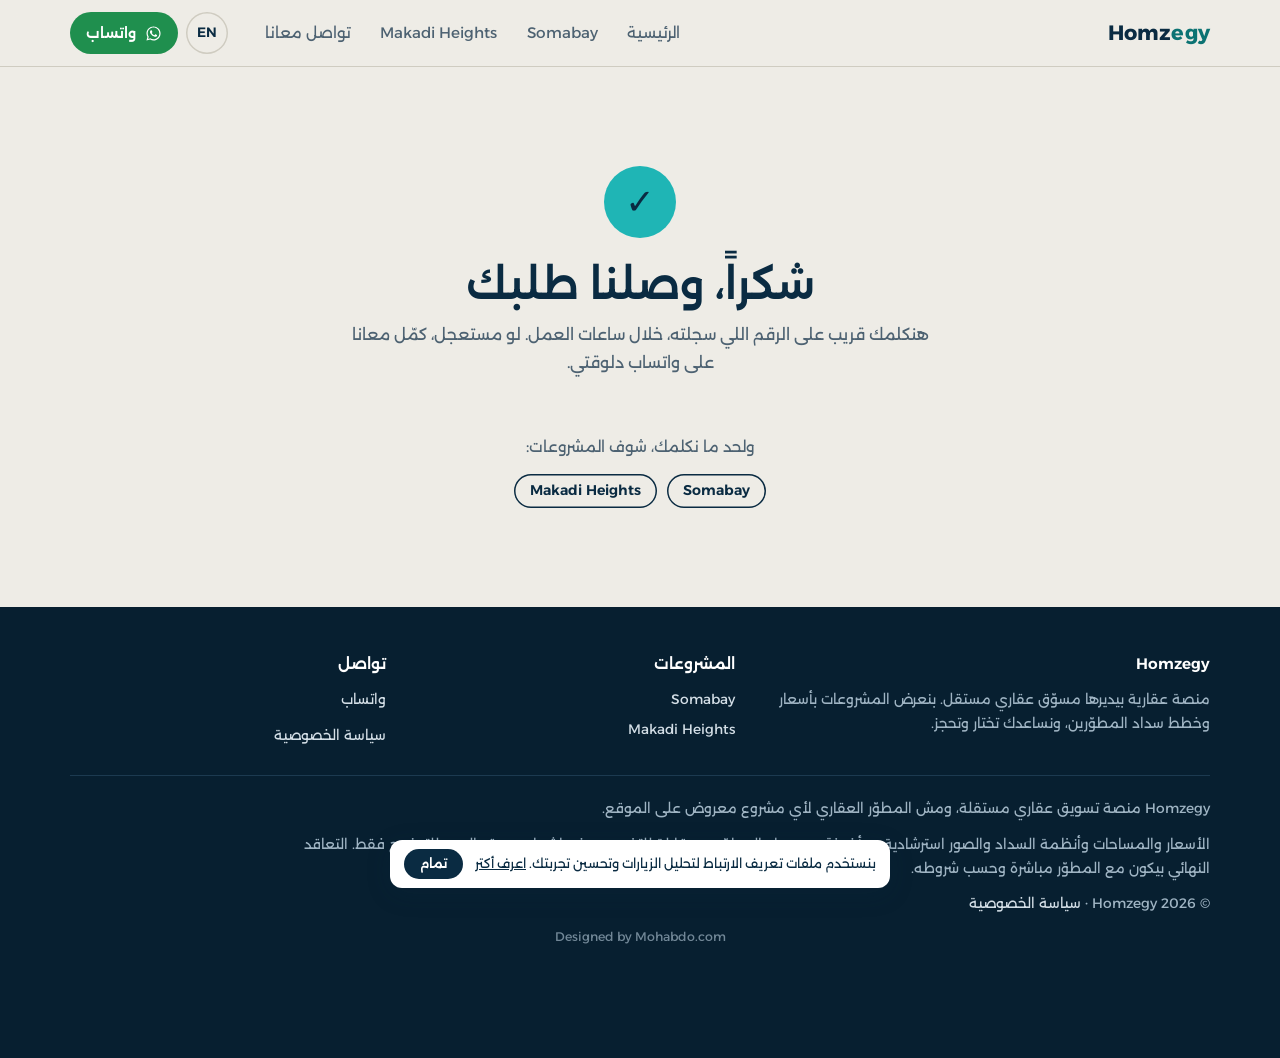
<file: thank-you/index.html>
<!doctype html>
<html lang="ar" dir="rtl">
<head>
<meta charset="utf-8">
<!-- Consent Mode v2: denied by default in EEA/UK/CH (until the visitor accepts), granted elsewhere -->
<script>window.dataLayer=window.dataLayer||[];function gtag(){dataLayer.push(arguments);}
var hzD={ad_storage:'denied',ad_user_data:'denied',ad_personalization:'denied',analytics_storage:'denied'},hzG={ad_storage:'granted',ad_user_data:'granted',ad_personalization:'granted',analytics_storage:'granted'};
gtag('consent','default',Object.assign({region:["AT", "BE", "BG", "HR", "CY", "CZ", "DK", "EE", "FI", "FR", "DE", "GR", "HU", "IE", "IT", "LV", "LT", "LU", "MT", "NL", "PL", "PT", "RO", "SK", "SI", "ES", "SE", "IS", "LI", "NO", "GB", "CH"],wait_for_update:500},hzD));
gtag('consent','default',hzG);
try{var hzC=localStorage.getItem('hz_consent');if(hzC)gtag('consent','update',hzC==='granted'?hzG:hzD);}catch(e){}</script>
<!-- Google Tag Manager -->
<script>(function(w,d,s,l,i){w[l]=w[l]||[];w[l].push({'gtm.start':
new Date().getTime(),event:'gtm.js'});var f=d.getElementsByTagName(s)[0],
j=d.createElement(s),dl=l!='dataLayer'?'&l='+l:'';j.async=true;j.src=
'https://www.googletagmanager.com/gtm.js?id='+i+dl;f.parentNode.insertBefore(j,f);
})(window,document,'script','dataLayer','GTM-5B2ZWT3M');</script>
<!-- End Google Tag Manager -->
<meta name="viewport" content="width=device-width, initial-scale=1">
<title>شكراً، وصلنا طلبك | Homzegy</title>
<meta name="description" content="شكراً لتواصلك مع Homzegy.">
<link rel="canonical" href="https://homzegy.com/thank-you/">
<meta name="robots" content="noindex,nofollow">
<meta name="theme-color" content="#0A2B42">
<meta property="og:type" content="website">
<meta property="og:site_name" content="Homzegy">
<meta property="og:locale" content="ar_EG">
<meta property="og:title" content="شكراً، وصلنا طلبك | Homzegy">
<meta property="og:description" content="شكراً لتواصلك مع Homzegy.">
<meta property="og:url" content="https://homzegy.com/thank-you/">
<meta property="og:image" content="https://homzegy.com/assets/img/brand/og-home.jpg">
<meta property="og:image:width" content="1200">
<meta property="og:image:height" content="630">
<meta name="twitter:card" content="summary_large_image">
<link rel="icon" href="/assets/img/brand/favicon.svg" type="image/svg+xml">
<link rel="apple-touch-icon" href="/assets/img/brand/apple-touch-icon.png">
<link rel="preconnect" href="https://fonts.googleapis.com">
<link rel="preconnect" href="https://fonts.gstatic.com" crossorigin>
<link href="https://fonts.googleapis.com/css2?family=Alexandria:wght@300;400;500;600;700&display=swap" rel="stylesheet">
<link rel="stylesheet" href="/assets/css/style.css?v=32">

</head>
<body data-project="Homzegy" data-page="thank-you" data-wa-default="‏مرحباً، سجلت بياناتي على الموقع.">
<!-- Google Tag Manager (noscript) -->
<noscript><iframe src="https://www.googletagmanager.com/ns.html?id=GTM-5B2ZWT3M"
height="0" width="0" style="display:none;visibility:hidden"></iframe></noscript>
<!-- End Google Tag Manager (noscript) -->
<a class="sr-only" href="#main">انتقل للمحتوى</a>
<header class="top">
  <div class="wrap">
    <a class="brand" href="/" aria-label="Homzegy الصفحة الرئيسية">Homz<span>egy</span></a>
    <nav class="nav" aria-label="القائمة الرئيسية"><a href="/./">الرئيسية</a><a href="/somabay/" dir="ltr">Somabay</a><a href="/makadi-heights/" dir="ltr">Makadi Heights</a><a href="/#contact">تواصل معانا</a></nav>
    <div class="top-actions">
      <a class="lang-sw" href="/en/thank-you/" hreflang="en" lang="en" data-lang-switch>EN</a>
      <a class="btn btn-ghost btn-sm" href="tel:" data-call data-loc="header"><svg viewBox="0 0 24 24" aria-hidden="true" fill="none" stroke="currentColor" stroke-width="2" stroke-linecap="round" stroke-linejoin="round"><path d="M22 16.92v3a2 2 0 0 1-2.18 2 19.8 19.8 0 0 1-8.63-3.07 19.5 19.5 0 0 1-6-6A19.8 19.8 0 0 1 2.12 4.18 2 2 0 0 1 4.11 2h3a2 2 0 0 1 2 1.72c.13.96.36 1.9.7 2.81a2 2 0 0 1-.45 2.11L8.09 9.91a16 16 0 0 0 6 6l1.27-1.27a2 2 0 0 1 2.11-.45c.91.34 1.85.57 2.81.7A2 2 0 0 1 22 16.92Z"/></svg><span>اتصل</span></a>
      <a class="btn btn-wa btn-sm" href="https://wa.me/" data-wa data-loc="header"><svg viewBox="0 0 24 24" aria-hidden="true" fill="currentColor"><path d="M19.05 4.91A9.82 9.82 0 0 0 12.04 2C6.58 2 2.13 6.45 2.13 11.91c0 1.75.46 3.45 1.32 4.95L2.05 22l5.25-1.38a9.9 9.9 0 0 0 4.74 1.21c5.46 0 9.91-4.45 9.91-9.91 0-2.65-1.03-5.14-2.9-7.01Zm-7.01 15.24a8.2 8.2 0 0 1-4.19-1.15l-.3-.18-3.12.82.83-3.04-.2-.31a8.19 8.19 0 0 1-1.26-4.38c0-4.54 3.7-8.23 8.24-8.23 2.2 0 4.27.86 5.82 2.42a8.18 8.18 0 0 1 2.41 5.82c0 4.54-3.69 8.23-8.23 8.23Zm4.52-6.16c-.25-.12-1.47-.72-1.69-.81-.23-.08-.39-.12-.56.13-.17.25-.64.81-.78.97-.14.17-.29.19-.54.06-.25-.12-1.05-.39-1.99-1.23-.74-.66-1.23-1.47-1.38-1.72-.14-.25-.02-.38.11-.51.11-.11.25-.29.37-.43.13-.15.17-.25.25-.42.08-.17.04-.31-.02-.43-.06-.13-.56-1.34-.76-1.84-.2-.48-.41-.42-.56-.43h-.48c-.17 0-.43.06-.66.31-.22.25-.86.85-.86 2.07 0 1.22.89 2.4 1.01 2.56.12.17 1.75 2.67 4.23 3.74.59.26 1.05.41 1.41.52.59.19 1.13.16 1.56.1.48-.07 1.47-.6 1.67-1.18.21-.58.21-1.07.14-1.18-.06-.1-.22-.16-.47-.28Z"/></svg><span>واتساب</span></a>
      <details class="menu"><summary aria-label="القائمة"><svg viewBox="0 0 24 24" aria-hidden="true" fill="none" stroke="currentColor" stroke-width="2" stroke-linecap="round"><path d="M4 7h16M4 12h16M4 17h16"/></svg></summary><nav class="menu-panel" aria-label="القائمة"><a href="/./">الرئيسية</a><a href="/somabay/" dir="ltr">Somabay</a><a href="/makadi-heights/" dir="ltr">Makadi Heights</a><a href="/#contact">تواصل معانا</a><a href="/privacy-policy/">سياسة الخصوصية</a></nav></details>
    </div>
  </div>
</header>
<main id="main">
<section class="block ty">
  <div class="wrap ty-box">
    <div class="ty-icon" aria-hidden="true">✓</div>
    <h1 data-ty-title>شكراً، وصلنا طلبك</h1>
    <p class="lead" data-ty-text>هنكلمك قريب على الرقم اللي سجلته، خلال ساعات العمل. لو مستعجل، كمّل معانا على واتساب دلوقتي.</p>
    <div class="cta-row ty-cta">
      <a class="btn btn-wa" href="https://wa.me/" data-wa data-loc="thank_you" data-wa-after><svg viewBox="0 0 24 24" aria-hidden="true" fill="currentColor"><path d="M19.05 4.91A9.82 9.82 0 0 0 12.04 2C6.58 2 2.13 6.45 2.13 11.91c0 1.75.46 3.45 1.32 4.95L2.05 22l5.25-1.38a9.9 9.9 0 0 0 4.74 1.21c5.46 0 9.91-4.45 9.91-9.91 0-2.65-1.03-5.14-2.9-7.01Zm-7.01 15.24a8.2 8.2 0 0 1-4.19-1.15l-.3-.18-3.12.82.83-3.04-.2-.31a8.19 8.19 0 0 1-1.26-4.38c0-4.54 3.7-8.23 8.24-8.23 2.2 0 4.27.86 5.82 2.42a8.18 8.18 0 0 1 2.41 5.82c0 4.54-3.69 8.23-8.23 8.23Zm4.52-6.16c-.25-.12-1.47-.72-1.69-.81-.23-.08-.39-.12-.56.13-.17.25-.64.81-.78.97-.14.17-.29.19-.54.06-.25-.12-1.05-.39-1.99-1.23-.74-.66-1.23-1.47-1.38-1.72-.14-.25-.02-.38.11-.51.11-.11.25-.29.37-.43.13-.15.17-.25.25-.42.08-.17.04-.31-.02-.43-.06-.13-.56-1.34-.76-1.84-.2-.48-.41-.42-.56-.43h-.48c-.17 0-.43.06-.66.31-.22.25-.86.85-.86 2.07 0 1.22.89 2.4 1.01 2.56.12.17 1.75 2.67 4.23 3.74.59.26 1.05.41 1.41.52.59.19 1.13.16 1.56.1.48-.07 1.47-.6 1.67-1.18.21-.58.21-1.07.14-1.18-.06-.1-.22-.16-.47-.28Z"/></svg><span>كمّل على واتساب</span></a>
      <a class="btn btn-ghost" href="tel:" data-call data-loc="thank_you"><svg viewBox="0 0 24 24" aria-hidden="true" fill="none" stroke="currentColor" stroke-width="2" stroke-linecap="round" stroke-linejoin="round"><path d="M22 16.92v3a2 2 0 0 1-2.18 2 19.8 19.8 0 0 1-8.63-3.07 19.5 19.5 0 0 1-6-6A19.8 19.8 0 0 1 2.12 4.18 2 2 0 0 1 4.11 2h3a2 2 0 0 1 2 1.72c.13.96.36 1.9.7 2.81a2 2 0 0 1-.45 2.11L8.09 9.91a16 16 0 0 0 6 6l1.27-1.27a2 2 0 0 1 2.11-.45c.91.34 1.85.57 2.81.7A2 2 0 0 1 22 16.92Z"/></svg><span>اتصل بنا</span></a>
    </div>
    <p class="ty-more">ولحد ما نكلمك، شوف المشروعات:</p>
    <div class="cta-row ty-links"><a class="btn btn-ghost btn-sm" href="/somabay/" dir="ltr">Somabay</a><a class="btn btn-ghost btn-sm" href="/makadi-heights/" dir="ltr">Makadi Heights</a></div>
  </div>
</section>
</main>
<footer>
  <div class="wrap">
    <div class="foot-grid">
      <div>
        <h4 dir="ltr" style="text-align:right">Homzegy</h4>
        <p>منصة عقارية بيديرها مسوّق عقاري مستقل. بنعرض المشروعات بأسعار وخطط سداد المطوّرين، ونساعدك تختار وتحجز.</p>
      </div>
      <div>
        <h4>المشروعات</h4>
        <ul><li><a href="/somabay/" dir="ltr">Somabay</a></li><li><a href="/makadi-heights/" dir="ltr">Makadi Heights</a></li></ul>
      </div>
      <div>
        <h4>تواصل</h4>
        <ul>
          <li><a href="https://wa.me/" data-wa data-loc="footer">واتساب</a></li>
          <li><a href="tel:" data-call data-loc="footer">اتصال</a></li>
          <li><a href="/privacy-policy/">سياسة الخصوصية</a></li>
        </ul>
      </div>
    </div>
    <div class="legal-note">
      <p>Homzegy منصة تسويق عقاري مستقلة، ومش المطوّر العقاري لأي مشروع معروض على الموقع. </p>
      <p>الأسعار والمساحات وأنظمة السداد والصور استرشادية ومأخوذة من مواد المطوّرين، وقابلة للتغيير من غير إشعار مسبق. الصور للتوضيح فقط. التعاقد النهائي بيكون مع المطوّر مباشرة وحسب شروطه.</p>
      <p>© <span data-year>2026</span> Homzegy · <a href="/privacy-policy/">سياسة الخصوصية</a></p>
      <p class="credit" dir="ltr">Designed by <a href="https://mohabdo.com" target="_blank" rel="noopener">Mohabdo.com</a></p>
    </div>
  </div>
</footer>
<nav class="mbar" aria-label="تواصل سريع">
  <a class="btn btn-light" href="tel:" data-call data-loc="sticky_bar"><svg viewBox="0 0 24 24" aria-hidden="true" fill="none" stroke="currentColor" stroke-width="2" stroke-linecap="round" stroke-linejoin="round"><path d="M22 16.92v3a2 2 0 0 1-2.18 2 19.8 19.8 0 0 1-8.63-3.07 19.5 19.5 0 0 1-6-6A19.8 19.8 0 0 1 2.12 4.18 2 2 0 0 1 4.11 2h3a2 2 0 0 1 2 1.72c.13.96.36 1.9.7 2.81a2 2 0 0 1-.45 2.11L8.09 9.91a16 16 0 0 0 6 6l1.27-1.27a2 2 0 0 1 2.11-.45c.91.34 1.85.57 2.81.7A2 2 0 0 1 22 16.92Z"/></svg><span>اتصل</span></a>
  <a class="btn btn-wa" href="https://wa.me/" data-wa data-loc="sticky_bar"><svg viewBox="0 0 24 24" aria-hidden="true" fill="currentColor"><path d="M19.05 4.91A9.82 9.82 0 0 0 12.04 2C6.58 2 2.13 6.45 2.13 11.91c0 1.75.46 3.45 1.32 4.95L2.05 22l5.25-1.38a9.9 9.9 0 0 0 4.74 1.21c5.46 0 9.91-4.45 9.91-9.91 0-2.65-1.03-5.14-2.9-7.01Zm-7.01 15.24a8.2 8.2 0 0 1-4.19-1.15l-.3-.18-3.12.82.83-3.04-.2-.31a8.19 8.19 0 0 1-1.26-4.38c0-4.54 3.7-8.23 8.24-8.23 2.2 0 4.27.86 5.82 2.42a8.18 8.18 0 0 1 2.41 5.82c0 4.54-3.69 8.23-8.23 8.23Zm4.52-6.16c-.25-.12-1.47-.72-1.69-.81-.23-.08-.39-.12-.56.13-.17.25-.64.81-.78.97-.14.17-.29.19-.54.06-.25-.12-1.05-.39-1.99-1.23-.74-.66-1.23-1.47-1.38-1.72-.14-.25-.02-.38.11-.51.11-.11.25-.29.37-.43.13-.15.17-.25.25-.42.08-.17.04-.31-.02-.43-.06-.13-.56-1.34-.76-1.84-.2-.48-.41-.42-.56-.43h-.48c-.17 0-.43.06-.66.31-.22.25-.86.85-.86 2.07 0 1.22.89 2.4 1.01 2.56.12.17 1.75 2.67 4.23 3.74.59.26 1.05.41 1.41.52.59.19 1.13.16 1.56.1.48-.07 1.47-.6 1.67-1.18.21-.58.21-1.07.14-1.18-.06-.1-.22-.16-.47-.28Z"/></svg><span>كلمنا واتساب</span></a>
</nav>
<div class="wag" id="wa-gate" hidden>
  <div class="wag-back" data-wag-close></div>
  <div class="wag-box" role="dialog" aria-modal="true" aria-labelledby="wag-t">
    <button type="button" class="wag-x" data-wag-close aria-label="إغلاق">×</button>
    <form data-wag-form novalidate>
      <div class="wag-ic" data-ic-wa><svg viewBox="0 0 24 24" aria-hidden="true" fill="currentColor"><path d="M19.05 4.91A9.82 9.82 0 0 0 12.04 2C6.58 2 2.13 6.45 2.13 11.91c0 1.75.46 3.45 1.32 4.95L2.05 22l5.25-1.38a9.9 9.9 0 0 0 4.74 1.21c5.46 0 9.91-4.45 9.91-9.91 0-2.65-1.03-5.14-2.9-7.01Zm-7.01 15.24a8.2 8.2 0 0 1-4.19-1.15l-.3-.18-3.12.82.83-3.04-.2-.31a8.19 8.19 0 0 1-1.26-4.38c0-4.54 3.7-8.23 8.24-8.23 2.2 0 4.27.86 5.82 2.42a8.18 8.18 0 0 1 2.41 5.82c0 4.54-3.69 8.23-8.23 8.23Zm4.52-6.16c-.25-.12-1.47-.72-1.69-.81-.23-.08-.39-.12-.56.13-.17.25-.64.81-.78.97-.14.17-.29.19-.54.06-.25-.12-1.05-.39-1.99-1.23-.74-.66-1.23-1.47-1.38-1.72-.14-.25-.02-.38.11-.51.11-.11.25-.29.37-.43.13-.15.17-.25.25-.42.08-.17.04-.31-.02-.43-.06-.13-.56-1.34-.76-1.84-.2-.48-.41-.42-.56-.43h-.48c-.17 0-.43.06-.66.31-.22.25-.86.85-.86 2.07 0 1.22.89 2.4 1.01 2.56.12.17 1.75 2.67 4.23 3.74.59.26 1.05.41 1.41.52.59.19 1.13.16 1.56.1.48-.07 1.47-.6 1.67-1.18.21-.58.21-1.07.14-1.18-.06-.1-.22-.16-.47-.28Z"/></svg></div><div class="wag-ic wag-ic-form" data-ic-form hidden><svg viewBox="0 0 24 24" aria-hidden="true" fill="none" stroke="currentColor" stroke-width="2" stroke-linecap="round" stroke-linejoin="round"><path d="M4 20h4L19 9l-4-4L4 16v4Z"/><path d="M13.5 6.5l4 4"/></svg></div>
      <h3 id="wag-t">تفاصيل أكثر على واتساب</h3>
      <p class="wag-ctx" data-wag-ctx hidden></p>
      <p class="wag-sub">اكتب اسمك ورقمك وهنحوّلك على واتساب فورًا.</p>
      <div class="fields">
        <div data-field><label for="g-name">الاسم</label><input id="g-name" name="name" autocomplete="name" required placeholder="اسمك"><div class="err" aria-live="polite"></div></div>
        <div data-field><label for="g-phone">رقم الموبايل</label><div class="phone-in" dir="ltr"><div class="cc" data-cc><button type="button" class="cc-btn" aria-haspopup="listbox" aria-expanded="false" aria-label="كود الدولة"><span class="cc-flag">🇪🇬</span><span class="cc-dial">+20</span><svg viewBox="0 0 24 24" aria-hidden="true" fill="none" stroke="currentColor" stroke-width="2.4" stroke-linecap="round" stroke-linejoin="round"><path d="m6 9 6 6 6-6"/></svg></button><input type="hidden" name="cc" value="+20"><div class="cc-pop" hidden><input class="cc-q" type="search" autocomplete="off" placeholder="ابحث باسم الدولة أو الكود" aria-label="ابحث باسم الدولة أو الكود" dir="auto"><ul class="cc-list" role="listbox" aria-label="كود الدولة"></ul></div></div><input id="g-phone" name="phone" type="tel" inputmode="tel" autocomplete="tel-national" required placeholder="01xxxxxxxxx"></div><div class="err" aria-live="polite"></div></div>
        <div data-field data-email hidden><label for="g-email">الإيميل <small>(اختياري)</small></label><input id="g-email" name="email" type="email" inputmode="email" autocomplete="email" dir="ltr" placeholder="name@email.com"><div class="err" aria-live="polite"></div></div>
        <div class="hp" aria-hidden="true"><label for="g-web">Website</label><input id="g-web" name="website" tabindex="-1" autocomplete="off"></div>
      </div>
      <button class="btn btn-wa wag-go" type="submit" data-mode="wa"><svg viewBox="0 0 24 24" aria-hidden="true" fill="currentColor"><path d="M19.05 4.91A9.82 9.82 0 0 0 12.04 2C6.58 2 2.13 6.45 2.13 11.91c0 1.75.46 3.45 1.32 4.95L2.05 22l5.25-1.38a9.9 9.9 0 0 0 4.74 1.21c5.46 0 9.91-4.45 9.91-9.91 0-2.65-1.03-5.14-2.9-7.01Zm-7.01 15.24a8.2 8.2 0 0 1-4.19-1.15l-.3-.18-3.12.82.83-3.04-.2-.31a8.19 8.19 0 0 1-1.26-4.38c0-4.54 3.7-8.23 8.24-8.23 2.2 0 4.27.86 5.82 2.42a8.18 8.18 0 0 1 2.41 5.82c0 4.54-3.69 8.23-8.23 8.23Zm4.52-6.16c-.25-.12-1.47-.72-1.69-.81-.23-.08-.39-.12-.56.13-.17.25-.64.81-.78.97-.14.17-.29.19-.54.06-.25-.12-1.05-.39-1.99-1.23-.74-.66-1.23-1.47-1.38-1.72-.14-.25-.02-.38.11-.51.11-.11.25-.29.37-.43.13-.15.17-.25.25-.42.08-.17.04-.31-.02-.43-.06-.13-.56-1.34-.76-1.84-.2-.48-.41-.42-.56-.43h-.48c-.17 0-.43.06-.66.31-.22.25-.86.85-.86 2.07 0 1.22.89 2.4 1.01 2.56.12.17 1.75 2.67 4.23 3.74.59.26 1.05.41 1.41.52.59.19 1.13.16 1.56.1.48-.07 1.47-.6 1.67-1.18.21-.58.21-1.07.14-1.18-.06-.1-.22-.16-.47-.28Z"/></svg><span>كمّل على واتساب</span></button>
      <button class="wag-alt" type="button" data-wag-switch>مش بتستخدم واتساب؟ اطلب مكالمة بدل كده</button>
      <button class="btn btn-coral wag-send" type="submit" data-mode="form" hidden>ابعت بياناتي</button>
      <p class="consent">بإرسال بياناتك بتوافق على تواصلنا معاك بخصوص طلبك. <a href="/privacy-policy/">سياسة الخصوصية</a></p>
    </form>
  </div>
</div>
<div class="cookie" id="cookie" role="region" aria-label="ملفات تعريف الارتباط">
  <span>بنستخدم ملفات تعريف الارتباط لتحليل الزيارات وتحسين تجربتك. <a href="/privacy-policy/">اعرف أكتر</a></span>
  <button type="button" class="ck-no" data-ck-no hidden>رفض</button><button type="button" data-ck-ok>تمام</button>
</div>
<script src="/assets/js/main.js?v=32" defer></script>
</body>
</html>
</file>
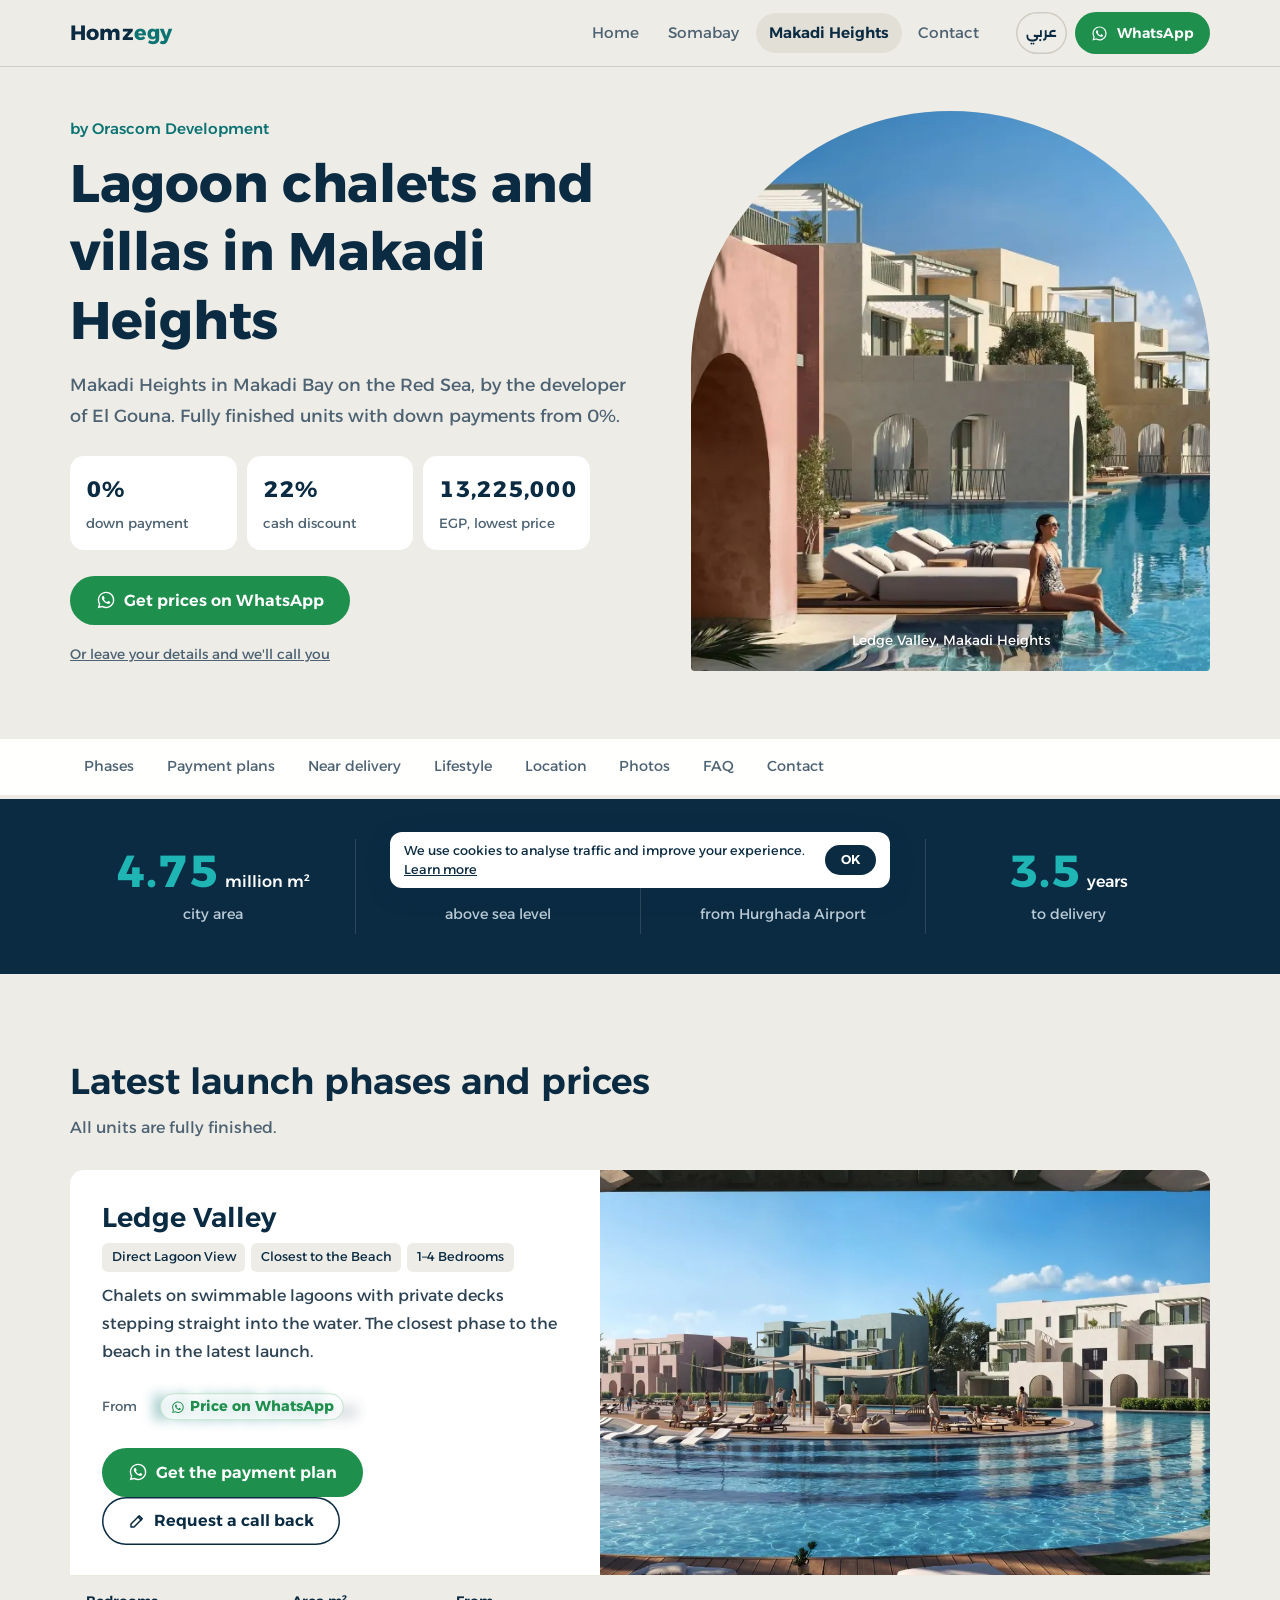
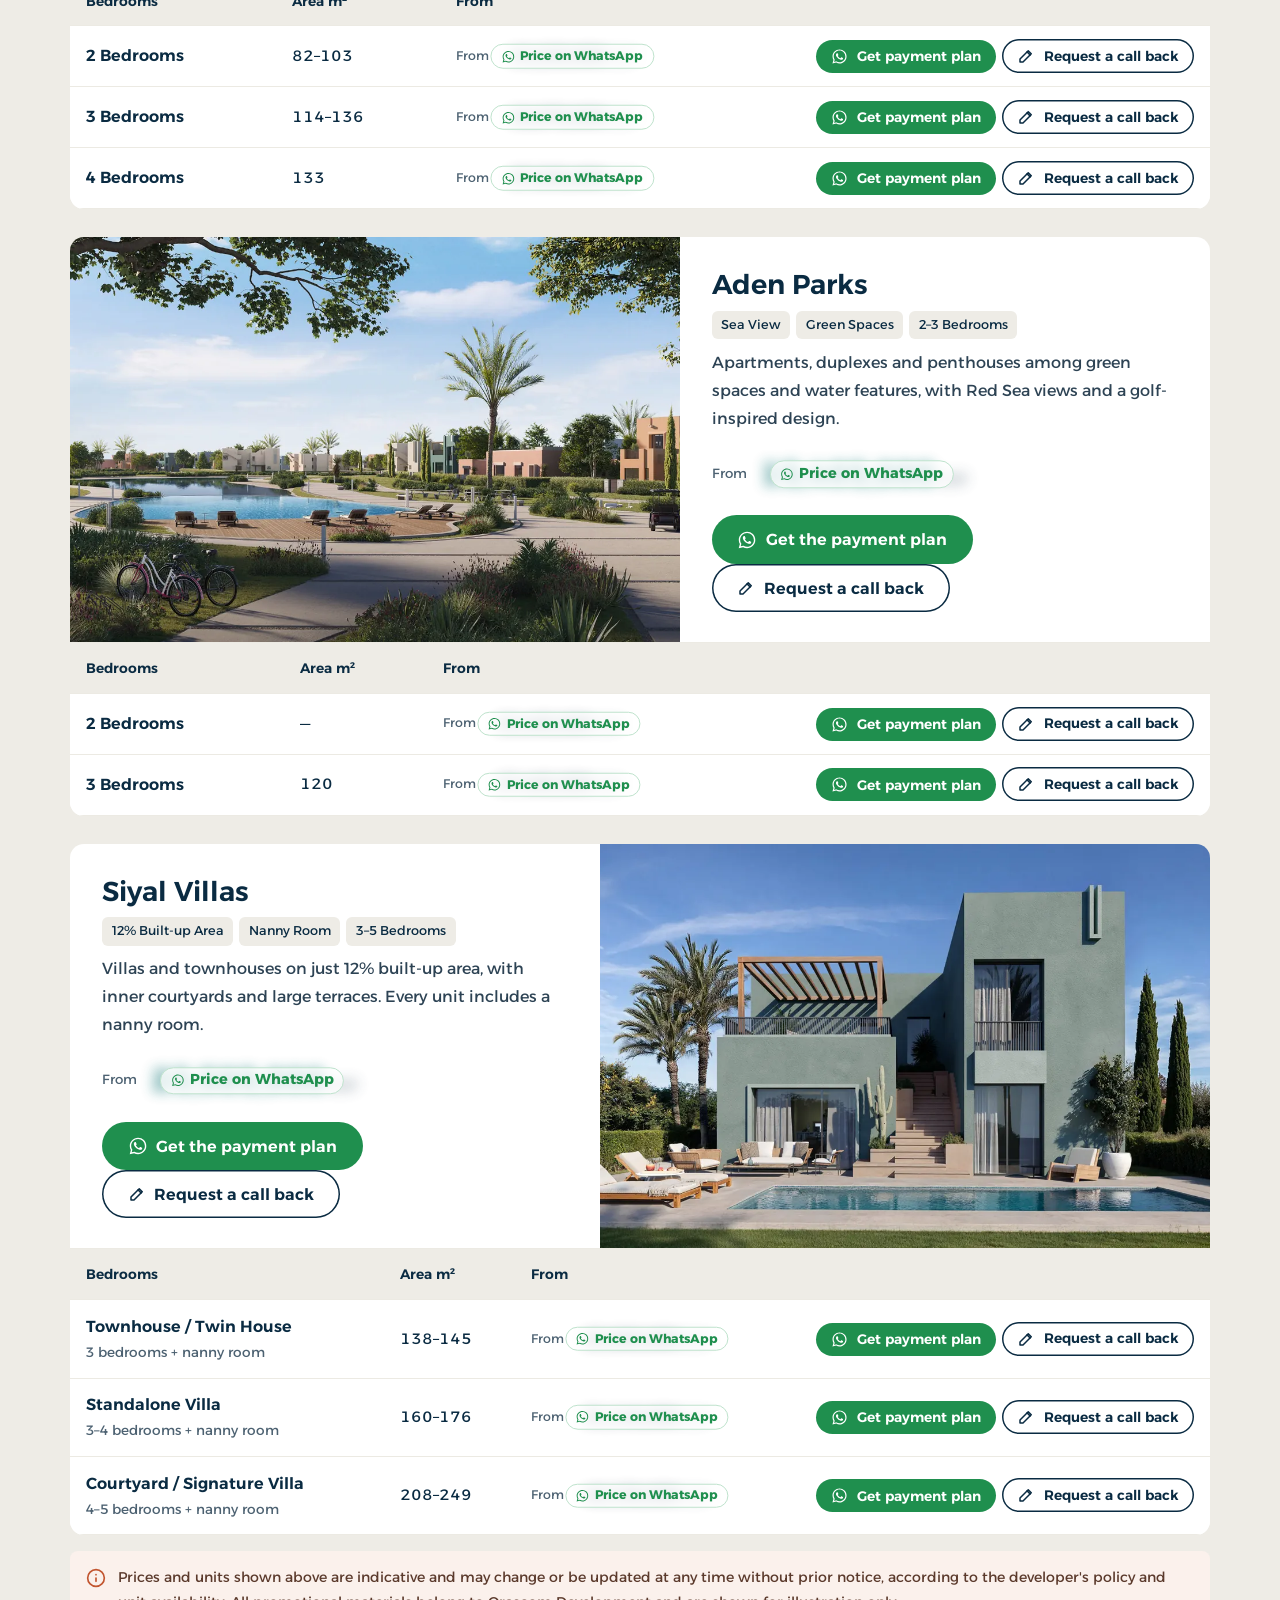
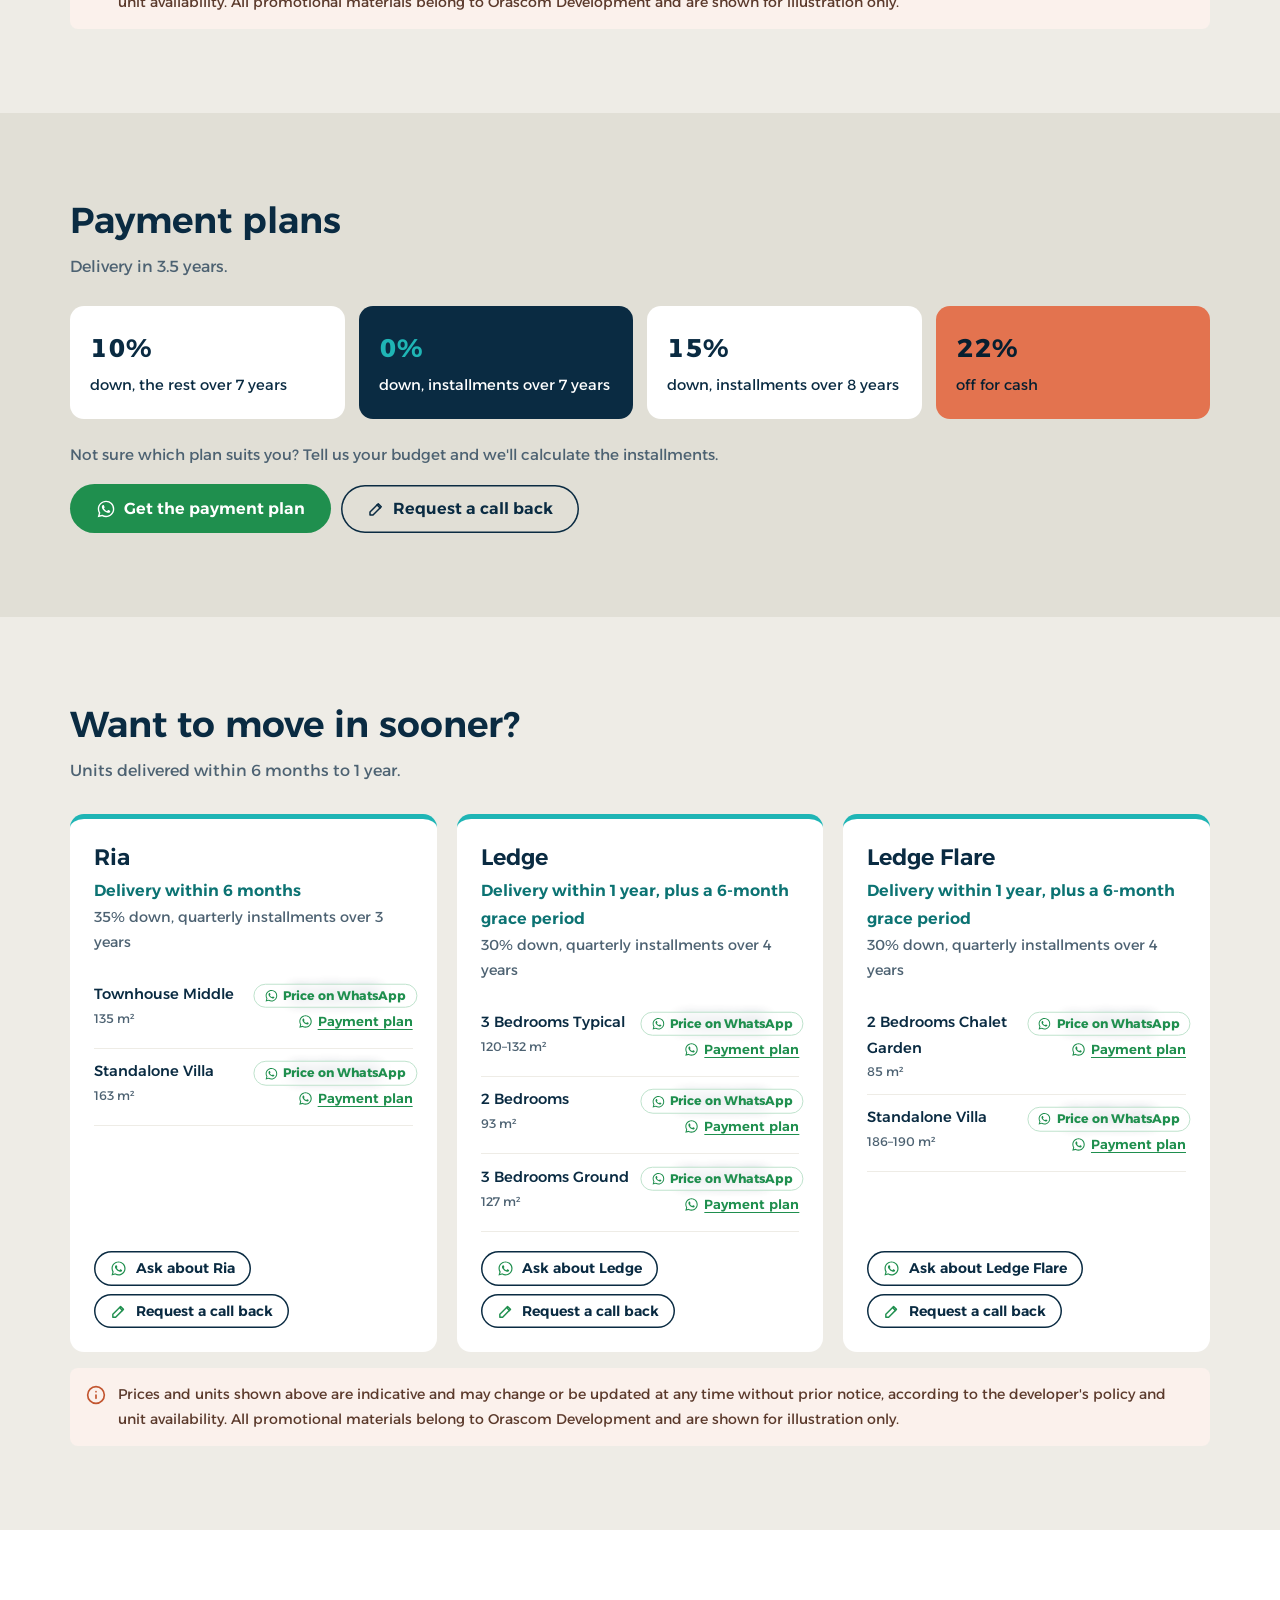
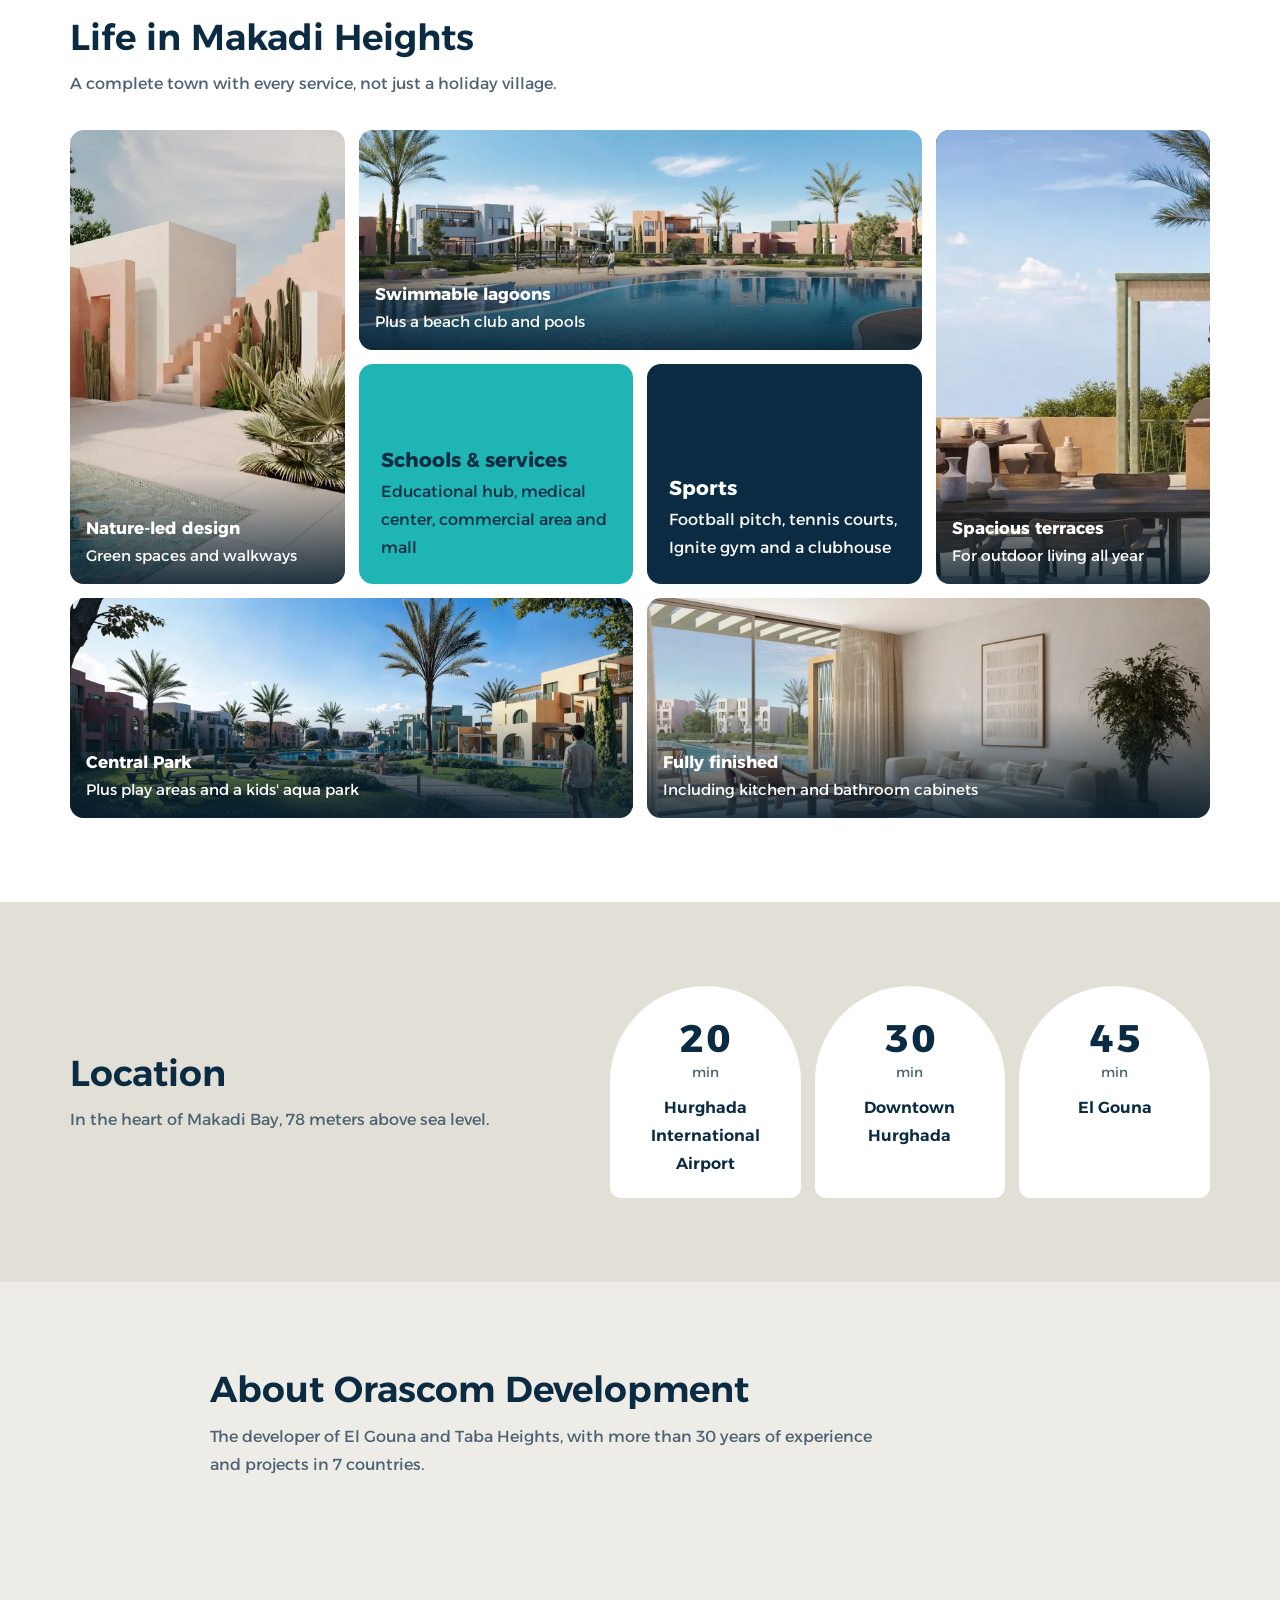
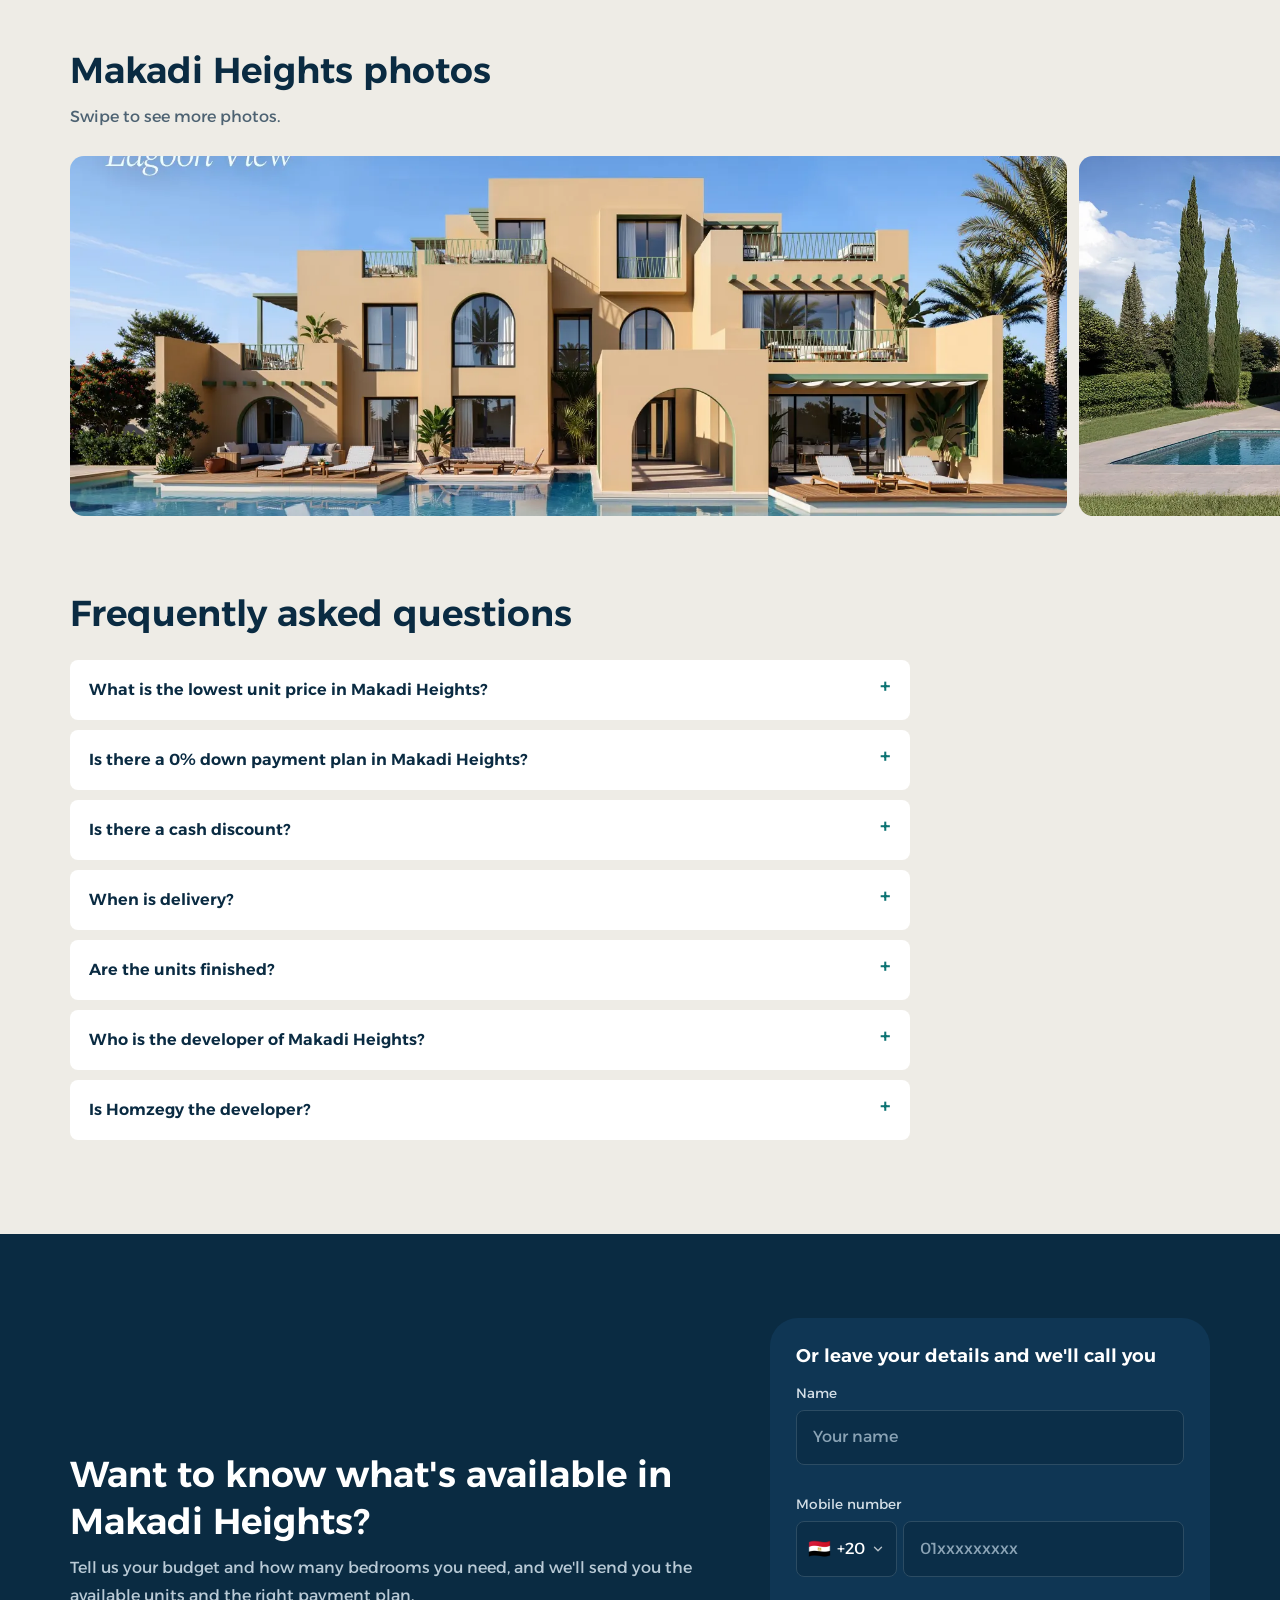
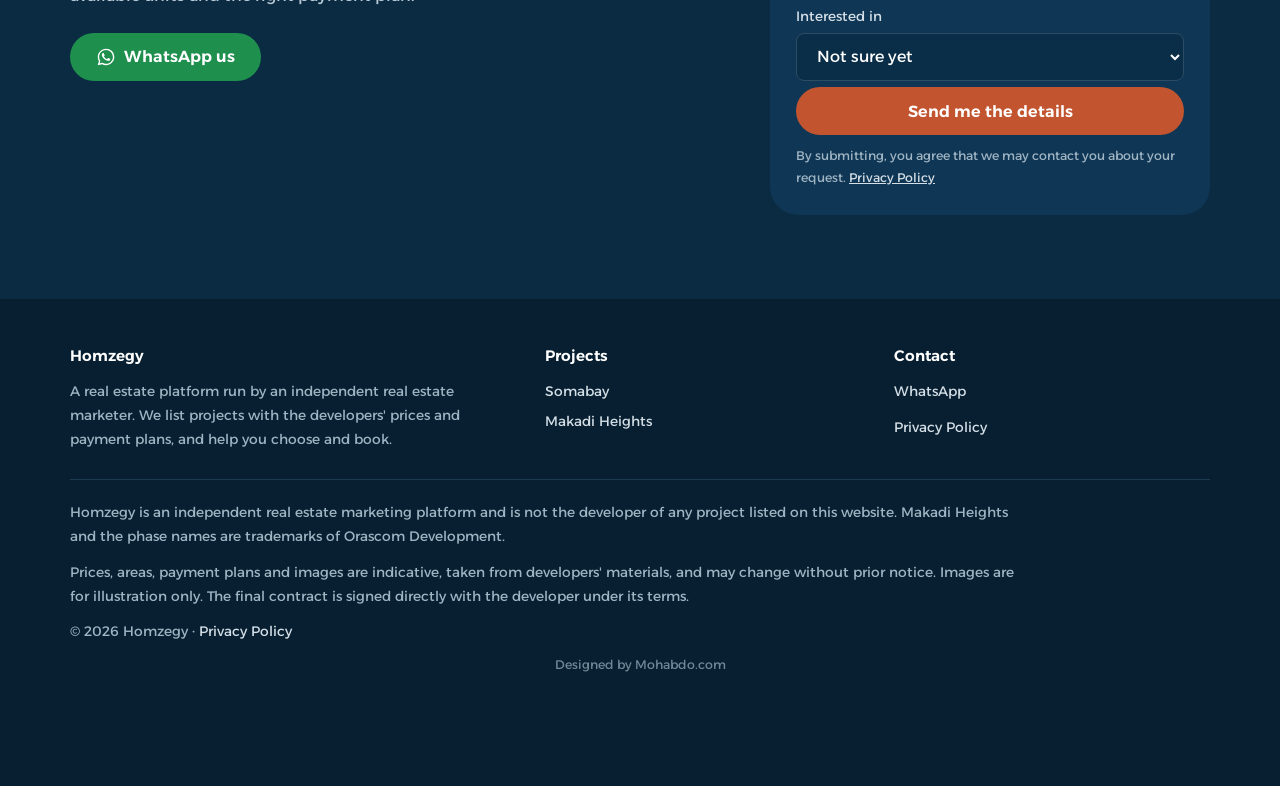
<file: en/makadi-heights/index.html>
<!doctype html>
<html lang="en" dir="ltr">
<head>
<meta charset="utf-8">
<!-- Consent Mode v2: denied by default in EEA/UK/CH (until the visitor accepts), granted elsewhere -->
<script>window.dataLayer=window.dataLayer||[];function gtag(){dataLayer.push(arguments);}
var hzD={ad_storage:'denied',ad_user_data:'denied',ad_personalization:'denied',analytics_storage:'denied'},hzG={ad_storage:'granted',ad_user_data:'granted',ad_personalization:'granted',analytics_storage:'granted'};
gtag('consent','default',Object.assign({region:["AT", "BE", "BG", "HR", "CY", "CZ", "DK", "EE", "FI", "FR", "DE", "GR", "HU", "IE", "IT", "LV", "LT", "LU", "MT", "NL", "PL", "PT", "RO", "SK", "SI", "ES", "SE", "IS", "LI", "NO", "GB", "CH"],wait_for_update:500},hzD));
gtag('consent','default',hzG);
try{var hzC=localStorage.getItem('hz_consent');if(hzC)gtag('consent','update',hzC==='granted'?hzG:hzD);}catch(e){}</script>
<!-- Google Tag Manager -->
<script>(function(w,d,s,l,i){w[l]=w[l]||[];w[l].push({'gtm.start':
new Date().getTime(),event:'gtm.js'});var f=d.getElementsByTagName(s)[0],
j=d.createElement(s),dl=l!='dataLayer'?'&l='+l:'';j.async=true;j.src=
'https://www.googletagmanager.com/gtm.js?id='+i+dl;f.parentNode.insertBefore(j,f);
})(window,document,'script','dataLayer','GTM-5B2ZWT3M');</script>
<!-- End Google Tag Manager -->
<meta name="viewport" content="width=device-width, initial-scale=1">
<title>Makadi Heights Prices 2026 | 0% Down Payment by Orascom Development</title>
<meta name="description" content="Makadi Heights prices by Orascom Development: Ledge Valley, Aden Parks and Siyal Villas. Fully finished units from EGP 13.23M, down payments from 0% and 22% cash discount.">
<link rel="canonical" href="https://homzegy.com/en/makadi-heights/">
<link rel="alternate" hreflang="ar" href="https://homzegy.com/makadi-heights/">
<link rel="alternate" hreflang="en" href="https://homzegy.com/en/makadi-heights/">
<link rel="alternate" hreflang="x-default" href="https://homzegy.com/makadi-heights/">
<meta name="robots" content="index,follow,max-image-preview:large">
<meta name="theme-color" content="#0A2B42">
<meta property="og:type" content="website">
<meta property="og:site_name" content="Homzegy">
<meta property="og:locale" content="en_US">
<meta property="og:locale:alternate" content="ar_EG">
<meta property="og:title" content="Makadi Heights Prices 2026 | 0% Down Payment by Orascom Development">
<meta property="og:description" content="Makadi Heights prices by Orascom Development: Ledge Valley, Aden Parks and Siyal Villas. Fully finished units from EGP 13.23M, down payments from 0% and 22% cash discount.">
<meta property="og:url" content="https://homzegy.com/en/makadi-heights/">
<meta property="og:image" content="https://homzegy.com/assets/img/brand/og-makadi-heights.jpg">
<meta property="og:image:width" content="1200">
<meta property="og:image:height" content="630">
<meta name="twitter:card" content="summary_large_image">
<link rel="icon" href="/assets/img/brand/favicon.svg" type="image/svg+xml">
<link rel="apple-touch-icon" href="/assets/img/brand/apple-touch-icon.png">
<link rel="preconnect" href="https://fonts.googleapis.com">
<link rel="preconnect" href="https://fonts.gstatic.com" crossorigin>
<link href="https://fonts.googleapis.com/css2?family=Alexandria:wght@300;400;500;600;700&display=swap" rel="stylesheet">
<link rel="preload" as="image" href="/assets/img/makadi/hero-lagoon.webp" fetchpriority="high">
<link rel="stylesheet" href="/assets/css/style.css?v=32">
<script type="application/ld+json">{"@context": "https://schema.org", "@type": "RealEstateAgent", "@id": "https://homzegy.com/#org", "name": "Homzegy", "url": "https://homzegy.com/", "logo": "https://homzegy.com/assets/img/brand/apple-touch-icon.png", "image": "https://homzegy.com/assets/img/brand/og-home.jpg", "areaServed": {"@type": "Country", "name": "Egypt"}, "description": "An independent real estate platform in Egypt run by an independent real estate marketer, listing projects with developer prices and payment plans, currently including Somabay and Makadi Heights.", "contactPoint": {"@type": "ContactPoint", "contactType": "sales", "availableLanguage": ["ar", "en"]}}</script>
<script type="application/ld+json">{"@context": "https://schema.org", "@type": "BreadcrumbList", "itemListElement": [{"@type": "ListItem", "position": 1, "name": "Home", "item": "https://homzegy.com/en/"}, {"@type": "ListItem", "position": 2, "name": "Makadi Heights", "item": "https://homzegy.com/en/makadi-heights/"}]}</script>
<script type="application/ld+json">{"@context": "https://schema.org", "@type": "FAQPage", "mainEntity": [{"@type": "Question", "name": "What is the lowest unit price in Makadi Heights?", "acceptedAnswer": {"@type": "Answer", "text": "The lowest price right now is EGP 13,225,000 for a 2-bedroom unit (83 m²) in Ledge Valley. For near delivery, there are units in Ledge Flare, Ledge and Ria; message us on WhatsApp for their prices. Prices are based on the developer's price lists as of October 2026."}}, {"@type": "Question", "name": "Is there a 0% down payment plan in Makadi Heights?", "acceptedAnswer": {"@type": "Answer", "text": "Yes, there's a 0% down payment plan over 7 years. There's also 10% down over 7 years, or 15% down over 8 years."}}, {"@type": "Question", "name": "Is there a cash discount?", "acceptedAnswer": {"@type": "Answer", "text": "Yes, 22% off for cash payment according to the developer's current offer."}}, {"@type": "Question", "name": "When is delivery?", "acceptedAnswer": {"@type": "Answer", "text": "The new phases (Ledge Valley, Aden Parks and Siyal Villas) are delivered in 3.5 years. For faster delivery, there are units in Ria, Ledge and Ledge Flare delivered within 6 months to 1 year."}}, {"@type": "Question", "name": "Are the units finished?", "acceptedAnswer": {"@type": "Answer", "text": "Yes, all units are fully finished, including kitchen cabinets and bathrooms."}}, {"@type": "Question", "name": "Who is the developer of Makadi Heights?", "acceptedAnswer": {"@type": "Answer", "text": "Orascom Development, the developer of El Gouna and Taba Heights, with more than 30 years of experience."}}, {"@type": "Question", "name": "Is Homzegy the developer?", "acceptedAnswer": {"@type": "Answer", "text": "No. Homzegy is an independent real estate marketing platform. The developer is Orascom Development, and the contract is signed directly with them."}}]}</script>
<script type="application/ld+json">{"@context": "https://schema.org", "@type": "RealEstateListing", "name": "Makadi Heights – properties for sale by Orascom Development", "url": "https://homzegy.com/en/makadi-heights/", "datePosted": "2026-10-26", "inLanguage": "en", "image": "https://homzegy.com/assets/img/brand/og-makadi-heights.jpg", "description": "Fully finished chalets and villas in Makadi Heights on the Red Sea, with down payments from 0%, installments up to 8 years and 22% cash discount.", "about": {"@type": "Place", "name": "Makadi Heights", "address": {"@type": "PostalAddress", "addressLocality": "Makadi Bay", "addressRegion": "Red Sea Governorate", "addressCountry": "EG"}}, "offers": {"@type": "AggregateOffer", "priceCurrency": "EGP", "lowPrice": 13225000, "highPrice": 50580000, "offerCount": 28, "seller": {"@id": "https://homzegy.com/#org"}}}</script>
</head>
<body data-project="Makadi Heights" data-page="project" data-wa-default="Hello, I&#x27;d like the prices and payment plans.
Project: Makadi Heights">
<!-- Google Tag Manager (noscript) -->
<noscript><iframe src="https://www.googletagmanager.com/ns.html?id=GTM-5B2ZWT3M"
height="0" width="0" style="display:none;visibility:hidden"></iframe></noscript>
<!-- End Google Tag Manager (noscript) -->
<a class="sr-only" href="#main">Skip to content</a>
<header class="top">
  <div class="wrap">
    <a class="brand" href="/en/" aria-label="Homzegy home">Homz<span>egy</span></a>
    <nav class="nav" aria-label="Main menu"><a href="/en/">Home</a><a href="/en/somabay/">Somabay</a><a href="/en/makadi-heights/" aria-current="page">Makadi Heights</a><a href="#contact">Contact</a></nav>
    <div class="top-actions">
      <a class="lang-sw" href="/makadi-heights/" hreflang="ar" lang="ar" data-lang-switch>عربي</a>
      <a class="btn btn-ghost btn-sm" href="tel:" data-call data-loc="header"><svg viewBox="0 0 24 24" aria-hidden="true" fill="none" stroke="currentColor" stroke-width="2" stroke-linecap="round" stroke-linejoin="round"><path d="M22 16.92v3a2 2 0 0 1-2.18 2 19.8 19.8 0 0 1-8.63-3.07 19.5 19.5 0 0 1-6-6A19.8 19.8 0 0 1 2.12 4.18 2 2 0 0 1 4.11 2h3a2 2 0 0 1 2 1.72c.13.96.36 1.9.7 2.81a2 2 0 0 1-.45 2.11L8.09 9.91a16 16 0 0 0 6 6l1.27-1.27a2 2 0 0 1 2.11-.45c.91.34 1.85.57 2.81.7A2 2 0 0 1 22 16.92Z"/></svg><span>Call</span></a>
      <a class="btn btn-wa btn-sm" href="https://wa.me/" data-wa data-loc="header"><svg viewBox="0 0 24 24" aria-hidden="true" fill="currentColor"><path d="M19.05 4.91A9.82 9.82 0 0 0 12.04 2C6.58 2 2.13 6.45 2.13 11.91c0 1.75.46 3.45 1.32 4.95L2.05 22l5.25-1.38a9.9 9.9 0 0 0 4.74 1.21c5.46 0 9.91-4.45 9.91-9.91 0-2.65-1.03-5.14-2.9-7.01Zm-7.01 15.24a8.2 8.2 0 0 1-4.19-1.15l-.3-.18-3.12.82.83-3.04-.2-.31a8.19 8.19 0 0 1-1.26-4.38c0-4.54 3.7-8.23 8.24-8.23 2.2 0 4.27.86 5.82 2.42a8.18 8.18 0 0 1 2.41 5.82c0 4.54-3.69 8.23-8.23 8.23Zm4.52-6.16c-.25-.12-1.47-.72-1.69-.81-.23-.08-.39-.12-.56.13-.17.25-.64.81-.78.97-.14.17-.29.19-.54.06-.25-.12-1.05-.39-1.99-1.23-.74-.66-1.23-1.47-1.38-1.72-.14-.25-.02-.38.11-.51.11-.11.25-.29.37-.43.13-.15.17-.25.25-.42.08-.17.04-.31-.02-.43-.06-.13-.56-1.34-.76-1.84-.2-.48-.41-.42-.56-.43h-.48c-.17 0-.43.06-.66.31-.22.25-.86.85-.86 2.07 0 1.22.89 2.4 1.01 2.56.12.17 1.75 2.67 4.23 3.74.59.26 1.05.41 1.41.52.59.19 1.13.16 1.56.1.48-.07 1.47-.6 1.67-1.18.21-.58.21-1.07.14-1.18-.06-.1-.22-.16-.47-.28Z"/></svg><span>WhatsApp</span></a>
      <details class="menu"><summary aria-label="Menu"><svg viewBox="0 0 24 24" aria-hidden="true" fill="none" stroke="currentColor" stroke-width="2" stroke-linecap="round"><path d="M4 7h16M4 12h16M4 17h16"/></svg></summary><nav class="menu-panel" aria-label="Menu"><a href="/en/">Home</a><a href="/en/somabay/">Somabay</a><a href="/en/makadi-heights/" aria-current="page">Makadi Heights</a><a href="#contact">Contact</a><a href="/en/privacy-policy/">Privacy Policy</a></nav></details>
    </div>
  </div>
</header>
<main id="main">
<section class="hero">
  <div class="wrap hero-grid">
    <div>
      <p class="eyebrow-dev">by Orascom Development</p>
      <h1>Lagoon chalets and villas in Makadi Heights</h1>
      <p class="sub">Makadi Heights in Makadi Bay on the Red Sea, by the developer of El Gouna. Fully finished units with down payments from 0%.</p>
      <div class="offer">
        <div><b class="num">0%</b><small>down payment</small></div>
        <div><b class="num">22%</b><small>cash discount</small></div>
        <div><b class="num">13,225,000</b><small>EGP, lowest price</small></div>
      </div>
      <div class="cta-row">
        <a class="btn btn-wa" href="https://wa.me/" data-wa data-loc="hero" data-wa-msg="Hello, I&#x27;d like the prices and payment plans.
Project: Makadi Heights"><svg viewBox="0 0 24 24" aria-hidden="true" fill="currentColor"><path d="M19.05 4.91A9.82 9.82 0 0 0 12.04 2C6.58 2 2.13 6.45 2.13 11.91c0 1.75.46 3.45 1.32 4.95L2.05 22l5.25-1.38a9.9 9.9 0 0 0 4.74 1.21c5.46 0 9.91-4.45 9.91-9.91 0-2.65-1.03-5.14-2.9-7.01Zm-7.01 15.24a8.2 8.2 0 0 1-4.19-1.15l-.3-.18-3.12.82.83-3.04-.2-.31a8.19 8.19 0 0 1-1.26-4.38c0-4.54 3.7-8.23 8.24-8.23 2.2 0 4.27.86 5.82 2.42a8.18 8.18 0 0 1 2.41 5.82c0 4.54-3.69 8.23-8.23 8.23Zm4.52-6.16c-.25-.12-1.47-.72-1.69-.81-.23-.08-.39-.12-.56.13-.17.25-.64.81-.78.97-.14.17-.29.19-.54.06-.25-.12-1.05-.39-1.99-1.23-.74-.66-1.23-1.47-1.38-1.72-.14-.25-.02-.38.11-.51.11-.11.25-.29.37-.43.13-.15.17-.25.25-.42.08-.17.04-.31-.02-.43-.06-.13-.56-1.34-.76-1.84-.2-.48-.41-.42-.56-.43h-.48c-.17 0-.43.06-.66.31-.22.25-.86.85-.86 2.07 0 1.22.89 2.4 1.01 2.56.12.17 1.75 2.67 4.23 3.74.59.26 1.05.41 1.41.52.59.19 1.13.16 1.56.1.48-.07 1.47-.6 1.67-1.18.21-.58.21-1.07.14-1.18-.06-.1-.22-.16-.47-.28Z"/></svg><span>Get prices on WhatsApp</span></a>
        <a class="btn btn-ghost" href="tel:" data-call data-loc="hero"><svg viewBox="0 0 24 24" aria-hidden="true" fill="none" stroke="currentColor" stroke-width="2" stroke-linecap="round" stroke-linejoin="round"><path d="M22 16.92v3a2 2 0 0 1-2.18 2 19.8 19.8 0 0 1-8.63-3.07 19.5 19.5 0 0 1-6-6A19.8 19.8 0 0 1 2.12 4.18 2 2 0 0 1 4.11 2h3a2 2 0 0 1 2 1.72c.13.96.36 1.9.7 2.81a2 2 0 0 1-.45 2.11L8.09 9.91a16 16 0 0 0 6 6l1.27-1.27a2 2 0 0 1 2.11-.45c.91.34 1.85.57 2.81.7A2 2 0 0 1 22 16.92Z"/></svg><span>Call us</span></a>
      </div>
      <p class="trust"><a class="link" href="#contact" data-to-form data-loc="hero">Or leave your details and we'll call you</a></p>
    </div>
    <figure class="hero-media arch">
      <img src="/assets/img/makadi/hero-lagoon.webp" alt="Ledge Valley lagoon chalets in Makadi Heights" width="1600" height="648" fetchpriority="high" style="object-position:22% center">
      <figcaption>Ledge Valley, Makadi Heights</figcaption>
    </figure>
  </div>
</section>

<nav class="secnav" aria-label="Page sections" data-secnav>
  <div class="wrap"><ol><li><a href="#phases">Phases</a></li><li><a href="#payment">Payment plans</a></li><li><a href="#ready">Near delivery</a></li><li><a href="#life">Lifestyle</a></li><li><a href="#location">Location</a></li><li><a href="#gallery">Photos</a></li><li><a href="#faq">FAQ</a></li><li><a href="#contact">Contact</a></li></ol></div>
  <div class="secnav-bar" aria-hidden="true"><span></span></div>
</nav>

<section class="facts" aria-label="Makadi Heights in numbers"><div class="wrap"><ul><li><b><span class="num">4.75</span> <small>million m²</small></b><span>city area</span></li><li><b><span class="num">78</span> <small>m</small></b><span>above sea level</span></li><li><b><span class="num">20</span> <small>min</small></b><span>from Hurghada Airport</span></li><li><b><span class="num">3.5</span> <small>years</small></b><span>to delivery</span></li></ul></div></section>

<section class="block" id="phases" data-track-view="view_prices">
  <div class="wrap">
    <h2>Latest launch phases and prices</h2>
    <p class="lead">All units are fully finished.</p>
    <article class="phase" id="ledge-valley">
      <div class="phase-media"><img src="/assets/img/makadi/ledge-valley.webp" alt="Ledge Valley, Makadi Heights" width="1600" height="648" loading="lazy" decoding="async"></div>
      <div class="phase-info">
        <h3>Ledge Valley</h3>
        <div class="tags"><span>Direct Lagoon View</span><span>Closest to the Beach</span><span>1–4 Bedrooms</span></div>
        <p>Chalets on swimmable lagoons with private decks stepping straight into the water. The closest phase to the beach in the latest launch.</p>
        <div class="phase-from"><small>From</small><span class="pz" data-unlock role="button" tabindex="0" aria-label="Price on WhatsApp"><span class="pv" aria-hidden="true"><b class="num">13,225,000</b><small>EGP</small></span><span class="pz-hint"><svg viewBox="0 0 24 24" aria-hidden="true" fill="currentColor"><path d="M19.05 4.91A9.82 9.82 0 0 0 12.04 2C6.58 2 2.13 6.45 2.13 11.91c0 1.75.46 3.45 1.32 4.95L2.05 22l5.25-1.38a9.9 9.9 0 0 0 4.74 1.21c5.46 0 9.91-4.45 9.91-9.91 0-2.65-1.03-5.14-2.9-7.01Zm-7.01 15.24a8.2 8.2 0 0 1-4.19-1.15l-.3-.18-3.12.82.83-3.04-.2-.31a8.19 8.19 0 0 1-1.26-4.38c0-4.54 3.7-8.23 8.24-8.23 2.2 0 4.27.86 5.82 2.42a8.18 8.18 0 0 1 2.41 5.82c0 4.54-3.69 8.23-8.23 8.23Zm4.52-6.16c-.25-.12-1.47-.72-1.69-.81-.23-.08-.39-.12-.56.13-.17.25-.64.81-.78.97-.14.17-.29.19-.54.06-.25-.12-1.05-.39-1.99-1.23-.74-.66-1.23-1.47-1.38-1.72-.14-.25-.02-.38.11-.51.11-.11.25-.29.37-.43.13-.15.17-.25.25-.42.08-.17.04-.31-.02-.43-.06-.13-.56-1.34-.76-1.84-.2-.48-.41-.42-.56-.43h-.48c-.17 0-.43.06-.66.31-.22.25-.86.85-.86 2.07 0 1.22.89 2.4 1.01 2.56.12.17 1.75 2.67 4.23 3.74.59.26 1.05.41 1.41.52.59.19 1.13.16 1.56.1.48-.07 1.47-.6 1.67-1.18.21-.58.21-1.07.14-1.18-.06-.1-.22-.16-.47-.28Z"/></svg>Price on WhatsApp</span></span></div>
        <a class="btn btn-wa" href="https://wa.me/" data-wa data-loc="phase_card" data-wa-msg="Hello, I&#x27;d like the prices and payment plan.
Project: Makadi Heights
Phase: Ledge Valley" data-phase="Ledge Valley" data-intent="payment_plan"><svg viewBox="0 0 24 24" aria-hidden="true" fill="currentColor"><path d="M19.05 4.91A9.82 9.82 0 0 0 12.04 2C6.58 2 2.13 6.45 2.13 11.91c0 1.75.46 3.45 1.32 4.95L2.05 22l5.25-1.38a9.9 9.9 0 0 0 4.74 1.21c5.46 0 9.91-4.45 9.91-9.91 0-2.65-1.03-5.14-2.9-7.01Zm-7.01 15.24a8.2 8.2 0 0 1-4.19-1.15l-.3-.18-3.12.82.83-3.04-.2-.31a8.19 8.19 0 0 1-1.26-4.38c0-4.54 3.7-8.23 8.24-8.23 2.2 0 4.27.86 5.82 2.42a8.18 8.18 0 0 1 2.41 5.82c0 4.54-3.69 8.23-8.23 8.23Zm4.52-6.16c-.25-.12-1.47-.72-1.69-.81-.23-.08-.39-.12-.56.13-.17.25-.64.81-.78.97-.14.17-.29.19-.54.06-.25-.12-1.05-.39-1.99-1.23-.74-.66-1.23-1.47-1.38-1.72-.14-.25-.02-.38.11-.51.11-.11.25-.29.37-.43.13-.15.17-.25.25-.42.08-.17.04-.31-.02-.43-.06-.13-.56-1.34-.76-1.84-.2-.48-.41-.42-.56-.43h-.48c-.17 0-.43.06-.66.31-.22.25-.86.85-.86 2.07 0 1.22.89 2.4 1.01 2.56.12.17 1.75 2.67 4.23 3.74.59.26 1.05.41 1.41.52.59.19 1.13.16 1.56.1.48-.07 1.47-.6 1.67-1.18.21-.58.21-1.07.14-1.18-.06-.1-.22-.16-.47-.28Z"/></svg><span>Get the payment plan</span></a><button type="button" class="btn btn-ghost btn-form" data-form-open data-loc="phase_card" data-phase="Ledge Valley"><svg viewBox="0 0 24 24" aria-hidden="true" fill="none" stroke="currentColor" stroke-width="2" stroke-linecap="round" stroke-linejoin="round"><path d="M4 20h4L19 9l-4-4L4 16v4Z"/><path d="M13.5 6.5l4 4"/></svg><span>Request a call back</span></button>
      </div>
      <div class="units">
        <div class="plist"><table>
        <thead><tr><th scope="col">Bedrooms</th><th scope="col" class="hide-sm">Area m²</th><th scope="col">From</th><th scope="col"><span class="sr-only">Request</span></th></tr></thead>
        <tbody><tr><td class="u-meta"><span class="u-cat">2 Bedrooms</span><span class="u-sub">82–103 m²</span></td><td class="hide-sm"><span class="num">82–103</span></td><td class="u-price"><small>From</small> <span class="pz" data-unlock role="button" tabindex="0" aria-label="Price on WhatsApp"><span class="pv" aria-hidden="true"><span class="num">13,225,000</span> <small>EGP</small></span><span class="pz-hint"><svg viewBox="0 0 24 24" aria-hidden="true" fill="currentColor"><path d="M19.05 4.91A9.82 9.82 0 0 0 12.04 2C6.58 2 2.13 6.45 2.13 11.91c0 1.75.46 3.45 1.32 4.95L2.05 22l5.25-1.38a9.9 9.9 0 0 0 4.74 1.21c5.46 0 9.91-4.45 9.91-9.91 0-2.65-1.03-5.14-2.9-7.01Zm-7.01 15.24a8.2 8.2 0 0 1-4.19-1.15l-.3-.18-3.12.82.83-3.04-.2-.31a8.19 8.19 0 0 1-1.26-4.38c0-4.54 3.7-8.23 8.24-8.23 2.2 0 4.27.86 5.82 2.42a8.18 8.18 0 0 1 2.41 5.82c0 4.54-3.69 8.23-8.23 8.23Zm4.52-6.16c-.25-.12-1.47-.72-1.69-.81-.23-.08-.39-.12-.56.13-.17.25-.64.81-.78.97-.14.17-.29.19-.54.06-.25-.12-1.05-.39-1.99-1.23-.74-.66-1.23-1.47-1.38-1.72-.14-.25-.02-.38.11-.51.11-.11.25-.29.37-.43.13-.15.17-.25.25-.42.08-.17.04-.31-.02-.43-.06-.13-.56-1.34-.76-1.84-.2-.48-.41-.42-.56-.43h-.48c-.17 0-.43.06-.66.31-.22.25-.86.85-.86 2.07 0 1.22.89 2.4 1.01 2.56.12.17 1.75 2.67 4.23 3.74.59.26 1.05.41 1.41.52.59.19 1.13.16 1.56.1.48-.07 1.47-.6 1.67-1.18.21-.58.21-1.07.14-1.18-.06-.1-.22-.16-.47-.28Z"/></svg>Price on WhatsApp</span></span></td><td class="u-cta"><a class="btn btn-wa btn-sm" href="https://wa.me/" data-wa data-loc="phase_units" data-wa-msg="Hello, I&#x27;d like the payment plan for this unit:
Project: Makadi Heights
Phase: Ledge Valley
Unit: 2 Bedrooms
Starting price: EGP 13,225,000" data-phase="Ledge Valley" data-unit="2 Bedrooms" data-intent="payment_plan"><svg viewBox="0 0 24 24" aria-hidden="true" fill="currentColor"><path d="M19.05 4.91A9.82 9.82 0 0 0 12.04 2C6.58 2 2.13 6.45 2.13 11.91c0 1.75.46 3.45 1.32 4.95L2.05 22l5.25-1.38a9.9 9.9 0 0 0 4.74 1.21c5.46 0 9.91-4.45 9.91-9.91 0-2.65-1.03-5.14-2.9-7.01Zm-7.01 15.24a8.2 8.2 0 0 1-4.19-1.15l-.3-.18-3.12.82.83-3.04-.2-.31a8.19 8.19 0 0 1-1.26-4.38c0-4.54 3.7-8.23 8.24-8.23 2.2 0 4.27.86 5.82 2.42a8.18 8.18 0 0 1 2.41 5.82c0 4.54-3.69 8.23-8.23 8.23Zm4.52-6.16c-.25-.12-1.47-.72-1.69-.81-.23-.08-.39-.12-.56.13-.17.25-.64.81-.78.97-.14.17-.29.19-.54.06-.25-.12-1.05-.39-1.99-1.23-.74-.66-1.23-1.47-1.38-1.72-.14-.25-.02-.38.11-.51.11-.11.25-.29.37-.43.13-.15.17-.25.25-.42.08-.17.04-.31-.02-.43-.06-.13-.56-1.34-.76-1.84-.2-.48-.41-.42-.56-.43h-.48c-.17 0-.43.06-.66.31-.22.25-.86.85-.86 2.07 0 1.22.89 2.4 1.01 2.56.12.17 1.75 2.67 4.23 3.74.59.26 1.05.41 1.41.52.59.19 1.13.16 1.56.1.48-.07 1.47-.6 1.67-1.18.21-.58.21-1.07.14-1.18-.06-.1-.22-.16-.47-.28Z"/></svg><span>Get payment plan</span></a><button type="button" class="btn btn-ghost btn-sm btn-form" data-form-open data-loc="phase_units" data-phase="Ledge Valley" data-unit="2 Bedrooms"><svg viewBox="0 0 24 24" aria-hidden="true" fill="none" stroke="currentColor" stroke-width="2" stroke-linecap="round" stroke-linejoin="round"><path d="M4 20h4L19 9l-4-4L4 16v4Z"/><path d="M13.5 6.5l4 4"/></svg><span>Request a call back</span></button></td></tr><tr><td class="u-meta"><span class="u-cat">3 Bedrooms</span><span class="u-sub">114–136 m²</span></td><td class="hide-sm"><span class="num">114–136</span></td><td class="u-price"><small>From</small> <span class="pz" data-unlock role="button" tabindex="0" aria-label="Price on WhatsApp"><span class="pv" aria-hidden="true"><span class="num">18,070,000</span> <small>EGP</small></span><span class="pz-hint"><svg viewBox="0 0 24 24" aria-hidden="true" fill="currentColor"><path d="M19.05 4.91A9.82 9.82 0 0 0 12.04 2C6.58 2 2.13 6.45 2.13 11.91c0 1.75.46 3.45 1.32 4.95L2.05 22l5.25-1.38a9.9 9.9 0 0 0 4.74 1.21c5.46 0 9.91-4.45 9.91-9.91 0-2.65-1.03-5.14-2.9-7.01Zm-7.01 15.24a8.2 8.2 0 0 1-4.19-1.15l-.3-.18-3.12.82.83-3.04-.2-.31a8.19 8.19 0 0 1-1.26-4.38c0-4.54 3.7-8.23 8.24-8.23 2.2 0 4.27.86 5.82 2.42a8.18 8.18 0 0 1 2.41 5.82c0 4.54-3.69 8.23-8.23 8.23Zm4.52-6.16c-.25-.12-1.47-.72-1.69-.81-.23-.08-.39-.12-.56.13-.17.25-.64.81-.78.97-.14.17-.29.19-.54.06-.25-.12-1.05-.39-1.99-1.23-.74-.66-1.23-1.47-1.38-1.72-.14-.25-.02-.38.11-.51.11-.11.25-.29.37-.43.13-.15.17-.25.25-.42.08-.17.04-.31-.02-.43-.06-.13-.56-1.34-.76-1.84-.2-.48-.41-.42-.56-.43h-.48c-.17 0-.43.06-.66.31-.22.25-.86.85-.86 2.07 0 1.22.89 2.4 1.01 2.56.12.17 1.75 2.67 4.23 3.74.59.26 1.05.41 1.41.52.59.19 1.13.16 1.56.1.48-.07 1.47-.6 1.67-1.18.21-.58.21-1.07.14-1.18-.06-.1-.22-.16-.47-.28Z"/></svg>Price on WhatsApp</span></span></td><td class="u-cta"><a class="btn btn-wa btn-sm" href="https://wa.me/" data-wa data-loc="phase_units" data-wa-msg="Hello, I&#x27;d like the payment plan for this unit:
Project: Makadi Heights
Phase: Ledge Valley
Unit: 3 Bedrooms
Starting price: EGP 18,070,000" data-phase="Ledge Valley" data-unit="3 Bedrooms" data-intent="payment_plan"><svg viewBox="0 0 24 24" aria-hidden="true" fill="currentColor"><path d="M19.05 4.91A9.82 9.82 0 0 0 12.04 2C6.58 2 2.13 6.45 2.13 11.91c0 1.75.46 3.45 1.32 4.95L2.05 22l5.25-1.38a9.9 9.9 0 0 0 4.74 1.21c5.46 0 9.91-4.45 9.91-9.91 0-2.65-1.03-5.14-2.9-7.01Zm-7.01 15.24a8.2 8.2 0 0 1-4.19-1.15l-.3-.18-3.12.82.83-3.04-.2-.31a8.19 8.19 0 0 1-1.26-4.38c0-4.54 3.7-8.23 8.24-8.23 2.2 0 4.27.86 5.82 2.42a8.18 8.18 0 0 1 2.41 5.82c0 4.54-3.69 8.23-8.23 8.23Zm4.52-6.16c-.25-.12-1.47-.72-1.69-.81-.23-.08-.39-.12-.56.13-.17.25-.64.81-.78.97-.14.17-.29.19-.54.06-.25-.12-1.05-.39-1.99-1.23-.74-.66-1.23-1.47-1.38-1.72-.14-.25-.02-.38.11-.51.11-.11.25-.29.37-.43.13-.15.17-.25.25-.42.08-.17.04-.31-.02-.43-.06-.13-.56-1.34-.76-1.84-.2-.48-.41-.42-.56-.43h-.48c-.17 0-.43.06-.66.31-.22.25-.86.85-.86 2.07 0 1.22.89 2.4 1.01 2.56.12.17 1.75 2.67 4.23 3.74.59.26 1.05.41 1.41.52.59.19 1.13.16 1.56.1.48-.07 1.47-.6 1.67-1.18.21-.58.21-1.07.14-1.18-.06-.1-.22-.16-.47-.28Z"/></svg><span>Get payment plan</span></a><button type="button" class="btn btn-ghost btn-sm btn-form" data-form-open data-loc="phase_units" data-phase="Ledge Valley" data-unit="3 Bedrooms"><svg viewBox="0 0 24 24" aria-hidden="true" fill="none" stroke="currentColor" stroke-width="2" stroke-linecap="round" stroke-linejoin="round"><path d="M4 20h4L19 9l-4-4L4 16v4Z"/><path d="M13.5 6.5l4 4"/></svg><span>Request a call back</span></button></td></tr><tr><td class="u-meta"><span class="u-cat">4 Bedrooms</span><span class="u-sub">133 m²</span></td><td class="hide-sm"><span class="num">133</span></td><td class="u-price"><small>From</small> <span class="pz" data-unlock role="button" tabindex="0" aria-label="Price on WhatsApp"><span class="pv" aria-hidden="true"><span class="num">27,535,000</span> <small>EGP</small></span><span class="pz-hint"><svg viewBox="0 0 24 24" aria-hidden="true" fill="currentColor"><path d="M19.05 4.91A9.82 9.82 0 0 0 12.04 2C6.58 2 2.13 6.45 2.13 11.91c0 1.75.46 3.45 1.32 4.95L2.05 22l5.25-1.38a9.9 9.9 0 0 0 4.74 1.21c5.46 0 9.91-4.45 9.91-9.91 0-2.65-1.03-5.14-2.9-7.01Zm-7.01 15.24a8.2 8.2 0 0 1-4.19-1.15l-.3-.18-3.12.82.83-3.04-.2-.31a8.19 8.19 0 0 1-1.26-4.38c0-4.54 3.7-8.23 8.24-8.23 2.2 0 4.27.86 5.82 2.42a8.18 8.18 0 0 1 2.41 5.82c0 4.54-3.69 8.23-8.23 8.23Zm4.52-6.16c-.25-.12-1.47-.72-1.69-.81-.23-.08-.39-.12-.56.13-.17.25-.64.81-.78.97-.14.17-.29.19-.54.06-.25-.12-1.05-.39-1.99-1.23-.74-.66-1.23-1.47-1.38-1.72-.14-.25-.02-.38.11-.51.11-.11.25-.29.37-.43.13-.15.17-.25.25-.42.08-.17.04-.31-.02-.43-.06-.13-.56-1.34-.76-1.84-.2-.48-.41-.42-.56-.43h-.48c-.17 0-.43.06-.66.31-.22.25-.86.85-.86 2.07 0 1.22.89 2.4 1.01 2.56.12.17 1.75 2.67 4.23 3.74.59.26 1.05.41 1.41.52.59.19 1.13.16 1.56.1.48-.07 1.47-.6 1.67-1.18.21-.58.21-1.07.14-1.18-.06-.1-.22-.16-.47-.28Z"/></svg>Price on WhatsApp</span></span></td><td class="u-cta"><a class="btn btn-wa btn-sm" href="https://wa.me/" data-wa data-loc="phase_units" data-wa-msg="Hello, I&#x27;d like the payment plan for this unit:
Project: Makadi Heights
Phase: Ledge Valley
Unit: 4 Bedrooms
Starting price: EGP 27,535,000" data-phase="Ledge Valley" data-unit="4 Bedrooms" data-intent="payment_plan"><svg viewBox="0 0 24 24" aria-hidden="true" fill="currentColor"><path d="M19.05 4.91A9.82 9.82 0 0 0 12.04 2C6.58 2 2.13 6.45 2.13 11.91c0 1.75.46 3.45 1.32 4.95L2.05 22l5.25-1.38a9.9 9.9 0 0 0 4.74 1.21c5.46 0 9.91-4.45 9.91-9.91 0-2.65-1.03-5.14-2.9-7.01Zm-7.01 15.24a8.2 8.2 0 0 1-4.19-1.15l-.3-.18-3.12.82.83-3.04-.2-.31a8.19 8.19 0 0 1-1.26-4.38c0-4.54 3.7-8.23 8.24-8.23 2.2 0 4.27.86 5.82 2.42a8.18 8.18 0 0 1 2.41 5.82c0 4.54-3.69 8.23-8.23 8.23Zm4.52-6.16c-.25-.12-1.47-.72-1.69-.81-.23-.08-.39-.12-.56.13-.17.25-.64.81-.78.97-.14.17-.29.19-.54.06-.25-.12-1.05-.39-1.99-1.23-.74-.66-1.23-1.47-1.38-1.72-.14-.25-.02-.38.11-.51.11-.11.25-.29.37-.43.13-.15.17-.25.25-.42.08-.17.04-.31-.02-.43-.06-.13-.56-1.34-.76-1.84-.2-.48-.41-.42-.56-.43h-.48c-.17 0-.43.06-.66.31-.22.25-.86.85-.86 2.07 0 1.22.89 2.4 1.01 2.56.12.17 1.75 2.67 4.23 3.74.59.26 1.05.41 1.41.52.59.19 1.13.16 1.56.1.48-.07 1.47-.6 1.67-1.18.21-.58.21-1.07.14-1.18-.06-.1-.22-.16-.47-.28Z"/></svg><span>Get payment plan</span></a><button type="button" class="btn btn-ghost btn-sm btn-form" data-form-open data-loc="phase_units" data-phase="Ledge Valley" data-unit="4 Bedrooms"><svg viewBox="0 0 24 24" aria-hidden="true" fill="none" stroke="currentColor" stroke-width="2" stroke-linecap="round" stroke-linejoin="round"><path d="M4 20h4L19 9l-4-4L4 16v4Z"/><path d="M13.5 6.5l4 4"/></svg><span>Request a call back</span></button></td></tr></tbody></table></div>
      </div>
    </article><article class="phase flip" id="aden-parks">
      <div class="phase-media"><img src="/assets/img/makadi/aden-parks.webp" alt="Aden Parks, Makadi Heights" width="1400" height="703" loading="lazy" decoding="async"></div>
      <div class="phase-info">
        <h3>Aden Parks</h3>
        <div class="tags"><span>Sea View</span><span>Green Spaces</span><span>2–3 Bedrooms</span></div>
        <p>Apartments, duplexes and penthouses among green spaces and water features, with Red Sea views and a golf-inspired design.</p>
        <div class="phase-from"><small>From</small><span class="pz" data-unlock role="button" tabindex="0" aria-label="Price on WhatsApp"><span class="pv" aria-hidden="true"><b class="num">15,405,000</b><small>EGP</small></span><span class="pz-hint"><svg viewBox="0 0 24 24" aria-hidden="true" fill="currentColor"><path d="M19.05 4.91A9.82 9.82 0 0 0 12.04 2C6.58 2 2.13 6.45 2.13 11.91c0 1.75.46 3.45 1.32 4.95L2.05 22l5.25-1.38a9.9 9.9 0 0 0 4.74 1.21c5.46 0 9.91-4.45 9.91-9.91 0-2.65-1.03-5.14-2.9-7.01Zm-7.01 15.24a8.2 8.2 0 0 1-4.19-1.15l-.3-.18-3.12.82.83-3.04-.2-.31a8.19 8.19 0 0 1-1.26-4.38c0-4.54 3.7-8.23 8.24-8.23 2.2 0 4.27.86 5.82 2.42a8.18 8.18 0 0 1 2.41 5.82c0 4.54-3.69 8.23-8.23 8.23Zm4.52-6.16c-.25-.12-1.47-.72-1.69-.81-.23-.08-.39-.12-.56.13-.17.25-.64.81-.78.97-.14.17-.29.19-.54.06-.25-.12-1.05-.39-1.99-1.23-.74-.66-1.23-1.47-1.38-1.72-.14-.25-.02-.38.11-.51.11-.11.25-.29.37-.43.13-.15.17-.25.25-.42.08-.17.04-.31-.02-.43-.06-.13-.56-1.34-.76-1.84-.2-.48-.41-.42-.56-.43h-.48c-.17 0-.43.06-.66.31-.22.25-.86.85-.86 2.07 0 1.22.89 2.4 1.01 2.56.12.17 1.75 2.67 4.23 3.74.59.26 1.05.41 1.41.52.59.19 1.13.16 1.56.1.48-.07 1.47-.6 1.67-1.18.21-.58.21-1.07.14-1.18-.06-.1-.22-.16-.47-.28Z"/></svg>Price on WhatsApp</span></span></div>
        <a class="btn btn-wa" href="https://wa.me/" data-wa data-loc="phase_card" data-wa-msg="Hello, I&#x27;d like the prices and payment plan.
Project: Makadi Heights
Phase: Aden Parks" data-phase="Aden Parks" data-intent="payment_plan"><svg viewBox="0 0 24 24" aria-hidden="true" fill="currentColor"><path d="M19.05 4.91A9.82 9.82 0 0 0 12.04 2C6.58 2 2.13 6.45 2.13 11.91c0 1.75.46 3.45 1.32 4.95L2.05 22l5.25-1.38a9.9 9.9 0 0 0 4.74 1.21c5.46 0 9.91-4.45 9.91-9.91 0-2.65-1.03-5.14-2.9-7.01Zm-7.01 15.24a8.2 8.2 0 0 1-4.19-1.15l-.3-.18-3.12.82.83-3.04-.2-.31a8.19 8.19 0 0 1-1.26-4.38c0-4.54 3.7-8.23 8.24-8.23 2.2 0 4.27.86 5.82 2.42a8.18 8.18 0 0 1 2.41 5.82c0 4.54-3.69 8.23-8.23 8.23Zm4.52-6.16c-.25-.12-1.47-.72-1.69-.81-.23-.08-.39-.12-.56.13-.17.25-.64.81-.78.97-.14.17-.29.19-.54.06-.25-.12-1.05-.39-1.99-1.23-.74-.66-1.23-1.47-1.38-1.72-.14-.25-.02-.38.11-.51.11-.11.25-.29.37-.43.13-.15.17-.25.25-.42.08-.17.04-.31-.02-.43-.06-.13-.56-1.34-.76-1.84-.2-.48-.41-.42-.56-.43h-.48c-.17 0-.43.06-.66.31-.22.25-.86.85-.86 2.07 0 1.22.89 2.4 1.01 2.56.12.17 1.75 2.67 4.23 3.74.59.26 1.05.41 1.41.52.59.19 1.13.16 1.56.1.48-.07 1.47-.6 1.67-1.18.21-.58.21-1.07.14-1.18-.06-.1-.22-.16-.47-.28Z"/></svg><span>Get the payment plan</span></a><button type="button" class="btn btn-ghost btn-form" data-form-open data-loc="phase_card" data-phase="Aden Parks"><svg viewBox="0 0 24 24" aria-hidden="true" fill="none" stroke="currentColor" stroke-width="2" stroke-linecap="round" stroke-linejoin="round"><path d="M4 20h4L19 9l-4-4L4 16v4Z"/><path d="M13.5 6.5l4 4"/></svg><span>Request a call back</span></button>
      </div>
      <div class="units">
        <div class="plist"><table>
        <thead><tr><th scope="col">Bedrooms</th><th scope="col" class="hide-sm">Area m²</th><th scope="col">From</th><th scope="col"><span class="sr-only">Request</span></th></tr></thead>
        <tbody><tr><td class="u-meta"><span class="u-cat">2 Bedrooms</span></td><td class="hide-sm"><span class="num">—</span></td><td class="u-price"><small>From</small> <span class="pz" data-unlock role="button" tabindex="0" aria-label="Price on WhatsApp"><span class="pv" aria-hidden="true"><span class="num">15,405,000</span> <small>EGP</small></span><span class="pz-hint"><svg viewBox="0 0 24 24" aria-hidden="true" fill="currentColor"><path d="M19.05 4.91A9.82 9.82 0 0 0 12.04 2C6.58 2 2.13 6.45 2.13 11.91c0 1.75.46 3.45 1.32 4.95L2.05 22l5.25-1.38a9.9 9.9 0 0 0 4.74 1.21c5.46 0 9.91-4.45 9.91-9.91 0-2.65-1.03-5.14-2.9-7.01Zm-7.01 15.24a8.2 8.2 0 0 1-4.19-1.15l-.3-.18-3.12.82.83-3.04-.2-.31a8.19 8.19 0 0 1-1.26-4.38c0-4.54 3.7-8.23 8.24-8.23 2.2 0 4.27.86 5.82 2.42a8.18 8.18 0 0 1 2.41 5.82c0 4.54-3.69 8.23-8.23 8.23Zm4.52-6.16c-.25-.12-1.47-.72-1.69-.81-.23-.08-.39-.12-.56.13-.17.25-.64.81-.78.97-.14.17-.29.19-.54.06-.25-.12-1.05-.39-1.99-1.23-.74-.66-1.23-1.47-1.38-1.72-.14-.25-.02-.38.11-.51.11-.11.25-.29.37-.43.13-.15.17-.25.25-.42.08-.17.04-.31-.02-.43-.06-.13-.56-1.34-.76-1.84-.2-.48-.41-.42-.56-.43h-.48c-.17 0-.43.06-.66.31-.22.25-.86.85-.86 2.07 0 1.22.89 2.4 1.01 2.56.12.17 1.75 2.67 4.23 3.74.59.26 1.05.41 1.41.52.59.19 1.13.16 1.56.1.48-.07 1.47-.6 1.67-1.18.21-.58.21-1.07.14-1.18-.06-.1-.22-.16-.47-.28Z"/></svg>Price on WhatsApp</span></span></td><td class="u-cta"><a class="btn btn-wa btn-sm" href="https://wa.me/" data-wa data-loc="phase_units" data-wa-msg="Hello, I&#x27;d like the payment plan for this unit:
Project: Makadi Heights
Phase: Aden Parks
Unit: 2 Bedrooms
Starting price: EGP 15,405,000" data-phase="Aden Parks" data-unit="2 Bedrooms" data-intent="payment_plan"><svg viewBox="0 0 24 24" aria-hidden="true" fill="currentColor"><path d="M19.05 4.91A9.82 9.82 0 0 0 12.04 2C6.58 2 2.13 6.45 2.13 11.91c0 1.75.46 3.45 1.32 4.95L2.05 22l5.25-1.38a9.9 9.9 0 0 0 4.74 1.21c5.46 0 9.91-4.45 9.91-9.91 0-2.65-1.03-5.14-2.9-7.01Zm-7.01 15.24a8.2 8.2 0 0 1-4.19-1.15l-.3-.18-3.12.82.83-3.04-.2-.31a8.19 8.19 0 0 1-1.26-4.38c0-4.54 3.7-8.23 8.24-8.23 2.2 0 4.27.86 5.82 2.42a8.18 8.18 0 0 1 2.41 5.82c0 4.54-3.69 8.23-8.23 8.23Zm4.52-6.16c-.25-.12-1.47-.72-1.69-.81-.23-.08-.39-.12-.56.13-.17.25-.64.81-.78.97-.14.17-.29.19-.54.06-.25-.12-1.05-.39-1.99-1.23-.74-.66-1.23-1.47-1.38-1.72-.14-.25-.02-.38.11-.51.11-.11.25-.29.37-.43.13-.15.17-.25.25-.42.08-.17.04-.31-.02-.43-.06-.13-.56-1.34-.76-1.84-.2-.48-.41-.42-.56-.43h-.48c-.17 0-.43.06-.66.31-.22.25-.86.85-.86 2.07 0 1.22.89 2.4 1.01 2.56.12.17 1.75 2.67 4.23 3.74.59.26 1.05.41 1.41.52.59.19 1.13.16 1.56.1.48-.07 1.47-.6 1.67-1.18.21-.58.21-1.07.14-1.18-.06-.1-.22-.16-.47-.28Z"/></svg><span>Get payment plan</span></a><button type="button" class="btn btn-ghost btn-sm btn-form" data-form-open data-loc="phase_units" data-phase="Aden Parks" data-unit="2 Bedrooms"><svg viewBox="0 0 24 24" aria-hidden="true" fill="none" stroke="currentColor" stroke-width="2" stroke-linecap="round" stroke-linejoin="round"><path d="M4 20h4L19 9l-4-4L4 16v4Z"/><path d="M13.5 6.5l4 4"/></svg><span>Request a call back</span></button></td></tr><tr><td class="u-meta"><span class="u-cat">3 Bedrooms</span><span class="u-sub">120 m²</span></td><td class="hide-sm"><span class="num">120</span></td><td class="u-price"><small>From</small> <span class="pz" data-unlock role="button" tabindex="0" aria-label="Price on WhatsApp"><span class="pv" aria-hidden="true"><span class="num">17,405,000</span> <small>EGP</small></span><span class="pz-hint"><svg viewBox="0 0 24 24" aria-hidden="true" fill="currentColor"><path d="M19.05 4.91A9.82 9.82 0 0 0 12.04 2C6.58 2 2.13 6.45 2.13 11.91c0 1.75.46 3.45 1.32 4.95L2.05 22l5.25-1.38a9.9 9.9 0 0 0 4.74 1.21c5.46 0 9.91-4.45 9.91-9.91 0-2.65-1.03-5.14-2.9-7.01Zm-7.01 15.24a8.2 8.2 0 0 1-4.19-1.15l-.3-.18-3.12.82.83-3.04-.2-.31a8.19 8.19 0 0 1-1.26-4.38c0-4.54 3.7-8.23 8.24-8.23 2.2 0 4.27.86 5.82 2.42a8.18 8.18 0 0 1 2.41 5.82c0 4.54-3.69 8.23-8.23 8.23Zm4.52-6.16c-.25-.12-1.47-.72-1.69-.81-.23-.08-.39-.12-.56.13-.17.25-.64.81-.78.97-.14.17-.29.19-.54.06-.25-.12-1.05-.39-1.99-1.23-.74-.66-1.23-1.47-1.38-1.72-.14-.25-.02-.38.11-.51.11-.11.25-.29.37-.43.13-.15.17-.25.25-.42.08-.17.04-.31-.02-.43-.06-.13-.56-1.34-.76-1.84-.2-.48-.41-.42-.56-.43h-.48c-.17 0-.43.06-.66.31-.22.25-.86.85-.86 2.07 0 1.22.89 2.4 1.01 2.56.12.17 1.75 2.67 4.23 3.74.59.26 1.05.41 1.41.52.59.19 1.13.16 1.56.1.48-.07 1.47-.6 1.67-1.18.21-.58.21-1.07.14-1.18-.06-.1-.22-.16-.47-.28Z"/></svg>Price on WhatsApp</span></span></td><td class="u-cta"><a class="btn btn-wa btn-sm" href="https://wa.me/" data-wa data-loc="phase_units" data-wa-msg="Hello, I&#x27;d like the payment plan for this unit:
Project: Makadi Heights
Phase: Aden Parks
Unit: 3 Bedrooms
Starting price: EGP 17,405,000" data-phase="Aden Parks" data-unit="3 Bedrooms" data-intent="payment_plan"><svg viewBox="0 0 24 24" aria-hidden="true" fill="currentColor"><path d="M19.05 4.91A9.82 9.82 0 0 0 12.04 2C6.58 2 2.13 6.45 2.13 11.91c0 1.75.46 3.45 1.32 4.95L2.05 22l5.25-1.38a9.9 9.9 0 0 0 4.74 1.21c5.46 0 9.91-4.45 9.91-9.91 0-2.65-1.03-5.14-2.9-7.01Zm-7.01 15.24a8.2 8.2 0 0 1-4.19-1.15l-.3-.18-3.12.82.83-3.04-.2-.31a8.19 8.19 0 0 1-1.26-4.38c0-4.54 3.7-8.23 8.24-8.23 2.2 0 4.27.86 5.82 2.42a8.18 8.18 0 0 1 2.41 5.82c0 4.54-3.69 8.23-8.23 8.23Zm4.52-6.16c-.25-.12-1.47-.72-1.69-.81-.23-.08-.39-.12-.56.13-.17.25-.64.81-.78.97-.14.17-.29.19-.54.06-.25-.12-1.05-.39-1.99-1.23-.74-.66-1.23-1.47-1.38-1.72-.14-.25-.02-.38.11-.51.11-.11.25-.29.37-.43.13-.15.17-.25.25-.42.08-.17.04-.31-.02-.43-.06-.13-.56-1.34-.76-1.84-.2-.48-.41-.42-.56-.43h-.48c-.17 0-.43.06-.66.31-.22.25-.86.85-.86 2.07 0 1.22.89 2.4 1.01 2.56.12.17 1.75 2.67 4.23 3.74.59.26 1.05.41 1.41.52.59.19 1.13.16 1.56.1.48-.07 1.47-.6 1.67-1.18.21-.58.21-1.07.14-1.18-.06-.1-.22-.16-.47-.28Z"/></svg><span>Get payment plan</span></a><button type="button" class="btn btn-ghost btn-sm btn-form" data-form-open data-loc="phase_units" data-phase="Aden Parks" data-unit="3 Bedrooms"><svg viewBox="0 0 24 24" aria-hidden="true" fill="none" stroke="currentColor" stroke-width="2" stroke-linecap="round" stroke-linejoin="round"><path d="M4 20h4L19 9l-4-4L4 16v4Z"/><path d="M13.5 6.5l4 4"/></svg><span>Request a call back</span></button></td></tr></tbody></table></div>
      </div>
    </article><article class="phase" id="siyal-villas">
      <div class="phase-media"><img src="/assets/img/makadi/siyal.webp" alt="Siyal Villas, Makadi Heights" width="1400" height="702" loading="lazy" decoding="async"></div>
      <div class="phase-info">
        <h3>Siyal Villas</h3>
        <div class="tags"><span>12% Built-up Area</span><span>Nanny Room</span><span>3–5 Bedrooms</span></div>
        <p>Villas and townhouses on just 12% built-up area, with inner courtyards and large terraces. Every unit includes a nanny room.</p>
        <div class="phase-from"><small>From</small><span class="pz" data-unlock role="button" tabindex="0" aria-label="Price on WhatsApp"><span class="pv" aria-hidden="true"><b class="num">23,585,000</b><small>EGP</small></span><span class="pz-hint"><svg viewBox="0 0 24 24" aria-hidden="true" fill="currentColor"><path d="M19.05 4.91A9.82 9.82 0 0 0 12.04 2C6.58 2 2.13 6.45 2.13 11.91c0 1.75.46 3.45 1.32 4.95L2.05 22l5.25-1.38a9.9 9.9 0 0 0 4.74 1.21c5.46 0 9.91-4.45 9.91-9.91 0-2.65-1.03-5.14-2.9-7.01Zm-7.01 15.24a8.2 8.2 0 0 1-4.19-1.15l-.3-.18-3.12.82.83-3.04-.2-.31a8.19 8.19 0 0 1-1.26-4.38c0-4.54 3.7-8.23 8.24-8.23 2.2 0 4.27.86 5.82 2.42a8.18 8.18 0 0 1 2.41 5.82c0 4.54-3.69 8.23-8.23 8.23Zm4.52-6.16c-.25-.12-1.47-.72-1.69-.81-.23-.08-.39-.12-.56.13-.17.25-.64.81-.78.97-.14.17-.29.19-.54.06-.25-.12-1.05-.39-1.99-1.23-.74-.66-1.23-1.47-1.38-1.72-.14-.25-.02-.38.11-.51.11-.11.25-.29.37-.43.13-.15.17-.25.25-.42.08-.17.04-.31-.02-.43-.06-.13-.56-1.34-.76-1.84-.2-.48-.41-.42-.56-.43h-.48c-.17 0-.43.06-.66.31-.22.25-.86.85-.86 2.07 0 1.22.89 2.4 1.01 2.56.12.17 1.75 2.67 4.23 3.74.59.26 1.05.41 1.41.52.59.19 1.13.16 1.56.1.48-.07 1.47-.6 1.67-1.18.21-.58.21-1.07.14-1.18-.06-.1-.22-.16-.47-.28Z"/></svg>Price on WhatsApp</span></span></div>
        <a class="btn btn-wa" href="https://wa.me/" data-wa data-loc="phase_card" data-wa-msg="Hello, I&#x27;d like the prices and payment plan.
Project: Makadi Heights
Phase: Siyal Villas" data-phase="Siyal Villas" data-intent="payment_plan"><svg viewBox="0 0 24 24" aria-hidden="true" fill="currentColor"><path d="M19.05 4.91A9.82 9.82 0 0 0 12.04 2C6.58 2 2.13 6.45 2.13 11.91c0 1.75.46 3.45 1.32 4.95L2.05 22l5.25-1.38a9.9 9.9 0 0 0 4.74 1.21c5.46 0 9.91-4.45 9.91-9.91 0-2.65-1.03-5.14-2.9-7.01Zm-7.01 15.24a8.2 8.2 0 0 1-4.19-1.15l-.3-.18-3.12.82.83-3.04-.2-.31a8.19 8.19 0 0 1-1.26-4.38c0-4.54 3.7-8.23 8.24-8.23 2.2 0 4.27.86 5.82 2.42a8.18 8.18 0 0 1 2.41 5.82c0 4.54-3.69 8.23-8.23 8.23Zm4.52-6.16c-.25-.12-1.47-.72-1.69-.81-.23-.08-.39-.12-.56.13-.17.25-.64.81-.78.97-.14.17-.29.19-.54.06-.25-.12-1.05-.39-1.99-1.23-.74-.66-1.23-1.47-1.38-1.72-.14-.25-.02-.38.11-.51.11-.11.25-.29.37-.43.13-.15.17-.25.25-.42.08-.17.04-.31-.02-.43-.06-.13-.56-1.34-.76-1.84-.2-.48-.41-.42-.56-.43h-.48c-.17 0-.43.06-.66.31-.22.25-.86.85-.86 2.07 0 1.22.89 2.4 1.01 2.56.12.17 1.75 2.67 4.23 3.74.59.26 1.05.41 1.41.52.59.19 1.13.16 1.56.1.48-.07 1.47-.6 1.67-1.18.21-.58.21-1.07.14-1.18-.06-.1-.22-.16-.47-.28Z"/></svg><span>Get the payment plan</span></a><button type="button" class="btn btn-ghost btn-form" data-form-open data-loc="phase_card" data-phase="Siyal Villas"><svg viewBox="0 0 24 24" aria-hidden="true" fill="none" stroke="currentColor" stroke-width="2" stroke-linecap="round" stroke-linejoin="round"><path d="M4 20h4L19 9l-4-4L4 16v4Z"/><path d="M13.5 6.5l4 4"/></svg><span>Request a call back</span></button>
      </div>
      <div class="units">
        <div class="plist"><table>
        <thead><tr><th scope="col">Bedrooms</th><th scope="col" class="hide-sm">Area m²</th><th scope="col">From</th><th scope="col"><span class="sr-only">Request</span></th></tr></thead>
        <tbody><tr><td class="u-meta"><span class="u-cat">Townhouse / Twin House<small>3 bedrooms + nanny room</small></span><span class="u-sub">138–145 m²</span></td><td class="hide-sm"><span class="num">138–145</span></td><td class="u-price"><small>From</small> <span class="pz" data-unlock role="button" tabindex="0" aria-label="Price on WhatsApp"><span class="pv" aria-hidden="true"><span class="num">23,585,000</span> <small>EGP</small></span><span class="pz-hint"><svg viewBox="0 0 24 24" aria-hidden="true" fill="currentColor"><path d="M19.05 4.91A9.82 9.82 0 0 0 12.04 2C6.58 2 2.13 6.45 2.13 11.91c0 1.75.46 3.45 1.32 4.95L2.05 22l5.25-1.38a9.9 9.9 0 0 0 4.74 1.21c5.46 0 9.91-4.45 9.91-9.91 0-2.65-1.03-5.14-2.9-7.01Zm-7.01 15.24a8.2 8.2 0 0 1-4.19-1.15l-.3-.18-3.12.82.83-3.04-.2-.31a8.19 8.19 0 0 1-1.26-4.38c0-4.54 3.7-8.23 8.24-8.23 2.2 0 4.27.86 5.82 2.42a8.18 8.18 0 0 1 2.41 5.82c0 4.54-3.69 8.23-8.23 8.23Zm4.52-6.16c-.25-.12-1.47-.72-1.69-.81-.23-.08-.39-.12-.56.13-.17.25-.64.81-.78.97-.14.17-.29.19-.54.06-.25-.12-1.05-.39-1.99-1.23-.74-.66-1.23-1.47-1.38-1.72-.14-.25-.02-.38.11-.51.11-.11.25-.29.37-.43.13-.15.17-.25.25-.42.08-.17.04-.31-.02-.43-.06-.13-.56-1.34-.76-1.84-.2-.48-.41-.42-.56-.43h-.48c-.17 0-.43.06-.66.31-.22.25-.86.85-.86 2.07 0 1.22.89 2.4 1.01 2.56.12.17 1.75 2.67 4.23 3.74.59.26 1.05.41 1.41.52.59.19 1.13.16 1.56.1.48-.07 1.47-.6 1.67-1.18.21-.58.21-1.07.14-1.18-.06-.1-.22-.16-.47-.28Z"/></svg>Price on WhatsApp</span></span></td><td class="u-cta"><a class="btn btn-wa btn-sm" href="https://wa.me/" data-wa data-loc="phase_units" data-wa-msg="Hello, I&#x27;d like the payment plan for this unit:
Project: Makadi Heights
Phase: Siyal Villas
Unit: Townhouse / Twin House (3 bedrooms + nanny room)
Starting price: EGP 23,585,000" data-phase="Siyal Villas" data-unit="Townhouse / Twin House (3 bedrooms + nanny room)" data-intent="payment_plan"><svg viewBox="0 0 24 24" aria-hidden="true" fill="currentColor"><path d="M19.05 4.91A9.82 9.82 0 0 0 12.04 2C6.58 2 2.13 6.45 2.13 11.91c0 1.75.46 3.45 1.32 4.95L2.05 22l5.25-1.38a9.9 9.9 0 0 0 4.74 1.21c5.46 0 9.91-4.45 9.91-9.91 0-2.65-1.03-5.14-2.9-7.01Zm-7.01 15.24a8.2 8.2 0 0 1-4.19-1.15l-.3-.18-3.12.82.83-3.04-.2-.31a8.19 8.19 0 0 1-1.26-4.38c0-4.54 3.7-8.23 8.24-8.23 2.2 0 4.27.86 5.82 2.42a8.18 8.18 0 0 1 2.41 5.82c0 4.54-3.69 8.23-8.23 8.23Zm4.52-6.16c-.25-.12-1.47-.72-1.69-.81-.23-.08-.39-.12-.56.13-.17.25-.64.81-.78.97-.14.17-.29.19-.54.06-.25-.12-1.05-.39-1.99-1.23-.74-.66-1.23-1.47-1.38-1.72-.14-.25-.02-.38.11-.51.11-.11.25-.29.37-.43.13-.15.17-.25.25-.42.08-.17.04-.31-.02-.43-.06-.13-.56-1.34-.76-1.84-.2-.48-.41-.42-.56-.43h-.48c-.17 0-.43.06-.66.31-.22.25-.86.85-.86 2.07 0 1.22.89 2.4 1.01 2.56.12.17 1.75 2.67 4.23 3.74.59.26 1.05.41 1.41.52.59.19 1.13.16 1.56.1.48-.07 1.47-.6 1.67-1.18.21-.58.21-1.07.14-1.18-.06-.1-.22-.16-.47-.28Z"/></svg><span>Get payment plan</span></a><button type="button" class="btn btn-ghost btn-sm btn-form" data-form-open data-loc="phase_units" data-phase="Siyal Villas" data-unit="Townhouse / Twin House (3 bedrooms + nanny room)"><svg viewBox="0 0 24 24" aria-hidden="true" fill="none" stroke="currentColor" stroke-width="2" stroke-linecap="round" stroke-linejoin="round"><path d="M4 20h4L19 9l-4-4L4 16v4Z"/><path d="M13.5 6.5l4 4"/></svg><span>Request a call back</span></button></td></tr><tr><td class="u-meta"><span class="u-cat">Standalone Villa<small>3–4 bedrooms + nanny room</small></span><span class="u-sub">160–176 m²</span></td><td class="hide-sm"><span class="num">160–176</span></td><td class="u-price"><small>From</small> <span class="pz" data-unlock role="button" tabindex="0" aria-label="Price on WhatsApp"><span class="pv" aria-hidden="true"><span class="num">31,145,000</span> <small>EGP</small></span><span class="pz-hint"><svg viewBox="0 0 24 24" aria-hidden="true" fill="currentColor"><path d="M19.05 4.91A9.82 9.82 0 0 0 12.04 2C6.58 2 2.13 6.45 2.13 11.91c0 1.75.46 3.45 1.32 4.95L2.05 22l5.25-1.38a9.9 9.9 0 0 0 4.74 1.21c5.46 0 9.91-4.45 9.91-9.91 0-2.65-1.03-5.14-2.9-7.01Zm-7.01 15.24a8.2 8.2 0 0 1-4.19-1.15l-.3-.18-3.12.82.83-3.04-.2-.31a8.19 8.19 0 0 1-1.26-4.38c0-4.54 3.7-8.23 8.24-8.23 2.2 0 4.27.86 5.82 2.42a8.18 8.18 0 0 1 2.41 5.82c0 4.54-3.69 8.23-8.23 8.23Zm4.52-6.16c-.25-.12-1.47-.72-1.69-.81-.23-.08-.39-.12-.56.13-.17.25-.64.81-.78.97-.14.17-.29.19-.54.06-.25-.12-1.05-.39-1.99-1.23-.74-.66-1.23-1.47-1.38-1.72-.14-.25-.02-.38.11-.51.11-.11.25-.29.37-.43.13-.15.17-.25.25-.42.08-.17.04-.31-.02-.43-.06-.13-.56-1.34-.76-1.84-.2-.48-.41-.42-.56-.43h-.48c-.17 0-.43.06-.66.31-.22.25-.86.85-.86 2.07 0 1.22.89 2.4 1.01 2.56.12.17 1.75 2.67 4.23 3.74.59.26 1.05.41 1.41.52.59.19 1.13.16 1.56.1.48-.07 1.47-.6 1.67-1.18.21-.58.21-1.07.14-1.18-.06-.1-.22-.16-.47-.28Z"/></svg>Price on WhatsApp</span></span></td><td class="u-cta"><a class="btn btn-wa btn-sm" href="https://wa.me/" data-wa data-loc="phase_units" data-wa-msg="Hello, I&#x27;d like the payment plan for this unit:
Project: Makadi Heights
Phase: Siyal Villas
Unit: Standalone Villa (3–4 bedrooms + nanny room)
Starting price: EGP 31,145,000" data-phase="Siyal Villas" data-unit="Standalone Villa (3–4 bedrooms + nanny room)" data-intent="payment_plan"><svg viewBox="0 0 24 24" aria-hidden="true" fill="currentColor"><path d="M19.05 4.91A9.82 9.82 0 0 0 12.04 2C6.58 2 2.13 6.45 2.13 11.91c0 1.75.46 3.45 1.32 4.95L2.05 22l5.25-1.38a9.9 9.9 0 0 0 4.74 1.21c5.46 0 9.91-4.45 9.91-9.91 0-2.65-1.03-5.14-2.9-7.01Zm-7.01 15.24a8.2 8.2 0 0 1-4.19-1.15l-.3-.18-3.12.82.83-3.04-.2-.31a8.19 8.19 0 0 1-1.26-4.38c0-4.54 3.7-8.23 8.24-8.23 2.2 0 4.27.86 5.82 2.42a8.18 8.18 0 0 1 2.41 5.82c0 4.54-3.69 8.23-8.23 8.23Zm4.52-6.16c-.25-.12-1.47-.72-1.69-.81-.23-.08-.39-.12-.56.13-.17.25-.64.81-.78.97-.14.17-.29.19-.54.06-.25-.12-1.05-.39-1.99-1.23-.74-.66-1.23-1.47-1.38-1.72-.14-.25-.02-.38.11-.51.11-.11.25-.29.37-.43.13-.15.17-.25.25-.42.08-.17.04-.31-.02-.43-.06-.13-.56-1.34-.76-1.84-.2-.48-.41-.42-.56-.43h-.48c-.17 0-.43.06-.66.31-.22.25-.86.85-.86 2.07 0 1.22.89 2.4 1.01 2.56.12.17 1.75 2.67 4.23 3.74.59.26 1.05.41 1.41.52.59.19 1.13.16 1.56.1.48-.07 1.47-.6 1.67-1.18.21-.58.21-1.07.14-1.18-.06-.1-.22-.16-.47-.28Z"/></svg><span>Get payment plan</span></a><button type="button" class="btn btn-ghost btn-sm btn-form" data-form-open data-loc="phase_units" data-phase="Siyal Villas" data-unit="Standalone Villa (3–4 bedrooms + nanny room)"><svg viewBox="0 0 24 24" aria-hidden="true" fill="none" stroke="currentColor" stroke-width="2" stroke-linecap="round" stroke-linejoin="round"><path d="M4 20h4L19 9l-4-4L4 16v4Z"/><path d="M13.5 6.5l4 4"/></svg><span>Request a call back</span></button></td></tr><tr><td class="u-meta"><span class="u-cat">Courtyard / Signature Villa<small>4–5 bedrooms + nanny room</small></span><span class="u-sub">208–249 m²</span></td><td class="hide-sm"><span class="num">208–249</span></td><td class="u-price"><small>From</small> <span class="pz" data-unlock role="button" tabindex="0" aria-label="Price on WhatsApp"><span class="pv" aria-hidden="true"><span class="num">49,130,000</span> <small>EGP</small></span><span class="pz-hint"><svg viewBox="0 0 24 24" aria-hidden="true" fill="currentColor"><path d="M19.05 4.91A9.82 9.82 0 0 0 12.04 2C6.58 2 2.13 6.45 2.13 11.91c0 1.75.46 3.45 1.32 4.95L2.05 22l5.25-1.38a9.9 9.9 0 0 0 4.74 1.21c5.46 0 9.91-4.45 9.91-9.91 0-2.65-1.03-5.14-2.9-7.01Zm-7.01 15.24a8.2 8.2 0 0 1-4.19-1.15l-.3-.18-3.12.82.83-3.04-.2-.31a8.19 8.19 0 0 1-1.26-4.38c0-4.54 3.7-8.23 8.24-8.23 2.2 0 4.27.86 5.82 2.42a8.18 8.18 0 0 1 2.41 5.82c0 4.54-3.69 8.23-8.23 8.23Zm4.52-6.16c-.25-.12-1.47-.72-1.69-.81-.23-.08-.39-.12-.56.13-.17.25-.64.81-.78.97-.14.17-.29.19-.54.06-.25-.12-1.05-.39-1.99-1.23-.74-.66-1.23-1.47-1.38-1.72-.14-.25-.02-.38.11-.51.11-.11.25-.29.37-.43.13-.15.17-.25.25-.42.08-.17.04-.31-.02-.43-.06-.13-.56-1.34-.76-1.84-.2-.48-.41-.42-.56-.43h-.48c-.17 0-.43.06-.66.31-.22.25-.86.85-.86 2.07 0 1.22.89 2.4 1.01 2.56.12.17 1.75 2.67 4.23 3.74.59.26 1.05.41 1.41.52.59.19 1.13.16 1.56.1.48-.07 1.47-.6 1.67-1.18.21-.58.21-1.07.14-1.18-.06-.1-.22-.16-.47-.28Z"/></svg>Price on WhatsApp</span></span></td><td class="u-cta"><a class="btn btn-wa btn-sm" href="https://wa.me/" data-wa data-loc="phase_units" data-wa-msg="Hello, I&#x27;d like the payment plan for this unit:
Project: Makadi Heights
Phase: Siyal Villas
Unit: Courtyard / Signature Villa (4–5 bedrooms + nanny room)
Starting price: EGP 49,130,000" data-phase="Siyal Villas" data-unit="Courtyard / Signature Villa (4–5 bedrooms + nanny room)" data-intent="payment_plan"><svg viewBox="0 0 24 24" aria-hidden="true" fill="currentColor"><path d="M19.05 4.91A9.82 9.82 0 0 0 12.04 2C6.58 2 2.13 6.45 2.13 11.91c0 1.75.46 3.45 1.32 4.95L2.05 22l5.25-1.38a9.9 9.9 0 0 0 4.74 1.21c5.46 0 9.91-4.45 9.91-9.91 0-2.65-1.03-5.14-2.9-7.01Zm-7.01 15.24a8.2 8.2 0 0 1-4.19-1.15l-.3-.18-3.12.82.83-3.04-.2-.31a8.19 8.19 0 0 1-1.26-4.38c0-4.54 3.7-8.23 8.24-8.23 2.2 0 4.27.86 5.82 2.42a8.18 8.18 0 0 1 2.41 5.82c0 4.54-3.69 8.23-8.23 8.23Zm4.52-6.16c-.25-.12-1.47-.72-1.69-.81-.23-.08-.39-.12-.56.13-.17.25-.64.81-.78.97-.14.17-.29.19-.54.06-.25-.12-1.05-.39-1.99-1.23-.74-.66-1.23-1.47-1.38-1.72-.14-.25-.02-.38.11-.51.11-.11.25-.29.37-.43.13-.15.17-.25.25-.42.08-.17.04-.31-.02-.43-.06-.13-.56-1.34-.76-1.84-.2-.48-.41-.42-.56-.43h-.48c-.17 0-.43.06-.66.31-.22.25-.86.85-.86 2.07 0 1.22.89 2.4 1.01 2.56.12.17 1.75 2.67 4.23 3.74.59.26 1.05.41 1.41.52.59.19 1.13.16 1.56.1.48-.07 1.47-.6 1.67-1.18.21-.58.21-1.07.14-1.18-.06-.1-.22-.16-.47-.28Z"/></svg><span>Get payment plan</span></a><button type="button" class="btn btn-ghost btn-sm btn-form" data-form-open data-loc="phase_units" data-phase="Siyal Villas" data-unit="Courtyard / Signature Villa (4–5 bedrooms + nanny room)"><svg viewBox="0 0 24 24" aria-hidden="true" fill="none" stroke="currentColor" stroke-width="2" stroke-linecap="round" stroke-linejoin="round"><path d="M4 20h4L19 9l-4-4L4 16v4Z"/><path d="M13.5 6.5l4 4"/></svg><span>Request a call back</span></button></td></tr></tbody></table></div>
      </div>
    </article>
    <div class="disclaimer" role="note"><svg viewBox="0 0 24 24" aria-hidden="true" fill="none" stroke="currentColor" stroke-width="2" stroke-linecap="round"><circle cx="12" cy="12" r="10"/><path d="M12 16v-4M12 8h.01"/></svg><p>Prices and units shown above are indicative and may change or be updated at any time without prior notice, according to the developer's policy and unit availability. All promotional materials belong to Orascom Development and are shown for illustration only.</p></div>
  </div>
</section>

<section class="block bg-sand" id="payment">
  <div class="wrap">
    <h2>Payment plans</h2>
    <p class="lead">Delivery in 3.5 years.</p>
    <div class="plans four">
      <div class="plan-box"><b class="num">10%</b><span>down, the rest over 7 years</span></div>
      <div class="plan-box feature"><b class="num">0%</b><span>down, installments over 7 years</span></div>
      <div class="plan-box"><b class="num">15%</b><span>down, installments over 8 years</span></div>
      <div class="plan-box coral"><b class="num">22%</b><span>off for cash</span></div>
    </div>
    <div class="pay-foot"><p>Not sure which plan suits you? Tell us your budget and we'll calculate the installments.</p><div class="cta-row"><a class="btn btn-wa" href="https://wa.me/" data-wa data-loc="payment_section" data-wa-msg="Hello, I&#x27;d like a payment plan that fits my budget.
Project: Makadi Heights" data-intent="payment_plan"><svg viewBox="0 0 24 24" aria-hidden="true" fill="currentColor"><path d="M19.05 4.91A9.82 9.82 0 0 0 12.04 2C6.58 2 2.13 6.45 2.13 11.91c0 1.75.46 3.45 1.32 4.95L2.05 22l5.25-1.38a9.9 9.9 0 0 0 4.74 1.21c5.46 0 9.91-4.45 9.91-9.91 0-2.65-1.03-5.14-2.9-7.01Zm-7.01 15.24a8.2 8.2 0 0 1-4.19-1.15l-.3-.18-3.12.82.83-3.04-.2-.31a8.19 8.19 0 0 1-1.26-4.38c0-4.54 3.7-8.23 8.24-8.23 2.2 0 4.27.86 5.82 2.42a8.18 8.18 0 0 1 2.41 5.82c0 4.54-3.69 8.23-8.23 8.23Zm4.52-6.16c-.25-.12-1.47-.72-1.69-.81-.23-.08-.39-.12-.56.13-.17.25-.64.81-.78.97-.14.17-.29.19-.54.06-.25-.12-1.05-.39-1.99-1.23-.74-.66-1.23-1.47-1.38-1.72-.14-.25-.02-.38.11-.51.11-.11.25-.29.37-.43.13-.15.17-.25.25-.42.08-.17.04-.31-.02-.43-.06-.13-.56-1.34-.76-1.84-.2-.48-.41-.42-.56-.43h-.48c-.17 0-.43.06-.66.31-.22.25-.86.85-.86 2.07 0 1.22.89 2.4 1.01 2.56.12.17 1.75 2.67 4.23 3.74.59.26 1.05.41 1.41.52.59.19 1.13.16 1.56.1.48-.07 1.47-.6 1.67-1.18.21-.58.21-1.07.14-1.18-.06-.1-.22-.16-.47-.28Z"/></svg><span>Get the payment plan</span></a><button type="button" class="btn btn-ghost btn-form" data-form-open data-loc="payment_section"><svg viewBox="0 0 24 24" aria-hidden="true" fill="none" stroke="currentColor" stroke-width="2" stroke-linecap="round" stroke-linejoin="round"><path d="M4 20h4L19 9l-4-4L4 16v4Z"/><path d="M13.5 6.5l4 4"/></svg><span>Request a call back</span></button></div></div>
  </div>
</section>

<section class="block" id="ready">
  <div class="wrap">
    <h2>Want to move in sooner?</h2>
    <p class="lead">Units delivered within 6 months to 1 year.</p>
    <div class="ready-grid"><article class="ready">
      <h3>Ria</h3><p class="r-plan">Delivery within 6 months</p><p class="r-pay">35% down, quarterly installments over 3 years</p>
      <ul><li><span><span class="u-type">Townhouse Middle</span><small>135 m²</small></span><span style="text-align:right"><span class="pz" data-unlock role="button" tabindex="0" aria-label="Price on WhatsApp"><span class="pv" aria-hidden="true"><b class="num">26,325,000</b></span><span class="pz-hint"><svg viewBox="0 0 24 24" aria-hidden="true" fill="currentColor"><path d="M19.05 4.91A9.82 9.82 0 0 0 12.04 2C6.58 2 2.13 6.45 2.13 11.91c0 1.75.46 3.45 1.32 4.95L2.05 22l5.25-1.38a9.9 9.9 0 0 0 4.74 1.21c5.46 0 9.91-4.45 9.91-9.91 0-2.65-1.03-5.14-2.9-7.01Zm-7.01 15.24a8.2 8.2 0 0 1-4.19-1.15l-.3-.18-3.12.82.83-3.04-.2-.31a8.19 8.19 0 0 1-1.26-4.38c0-4.54 3.7-8.23 8.24-8.23 2.2 0 4.27.86 5.82 2.42a8.18 8.18 0 0 1 2.41 5.82c0 4.54-3.69 8.23-8.23 8.23Zm4.52-6.16c-.25-.12-1.47-.72-1.69-.81-.23-.08-.39-.12-.56.13-.17.25-.64.81-.78.97-.14.17-.29.19-.54.06-.25-.12-1.05-.39-1.99-1.23-.74-.66-1.23-1.47-1.38-1.72-.14-.25-.02-.38.11-.51.11-.11.25-.29.37-.43.13-.15.17-.25.25-.42.08-.17.04-.31-.02-.43-.06-.13-.56-1.34-.76-1.84-.2-.48-.41-.42-.56-.43h-.48c-.17 0-.43.06-.66.31-.22.25-.86.85-.86 2.07 0 1.22.89 2.4 1.01 2.56.12.17 1.75 2.67 4.23 3.74.59.26 1.05.41 1.41.52.59.19 1.13.16 1.56.1.48-.07 1.47-.6 1.67-1.18.21-.58.21-1.07.14-1.18-.06-.1-.22-.16-.47-.28Z"/></svg>Price on WhatsApp</span></span><br><a class="link" href="https://wa.me/" data-wa data-loc="ready_units" data-wa-msg="Hello, I&#x27;d like the payment plan for this unit:
Project: Makadi Heights
Phase: Ria (near delivery)
Unit: Townhouse Middle
Starting price: EGP 26,325,000" data-phase="Ria" data-unit="Townhouse Middle" data-intent="payment_plan"><svg viewBox="0 0 24 24" aria-hidden="true" fill="currentColor"><path d="M19.05 4.91A9.82 9.82 0 0 0 12.04 2C6.58 2 2.13 6.45 2.13 11.91c0 1.75.46 3.45 1.32 4.95L2.05 22l5.25-1.38a9.9 9.9 0 0 0 4.74 1.21c5.46 0 9.91-4.45 9.91-9.91 0-2.65-1.03-5.14-2.9-7.01Zm-7.01 15.24a8.2 8.2 0 0 1-4.19-1.15l-.3-.18-3.12.82.83-3.04-.2-.31a8.19 8.19 0 0 1-1.26-4.38c0-4.54 3.7-8.23 8.24-8.23 2.2 0 4.27.86 5.82 2.42a8.18 8.18 0 0 1 2.41 5.82c0 4.54-3.69 8.23-8.23 8.23Zm4.52-6.16c-.25-.12-1.47-.72-1.69-.81-.23-.08-.39-.12-.56.13-.17.25-.64.81-.78.97-.14.17-.29.19-.54.06-.25-.12-1.05-.39-1.99-1.23-.74-.66-1.23-1.47-1.38-1.72-.14-.25-.02-.38.11-.51.11-.11.25-.29.37-.43.13-.15.17-.25.25-.42.08-.17.04-.31-.02-.43-.06-.13-.56-1.34-.76-1.84-.2-.48-.41-.42-.56-.43h-.48c-.17 0-.43.06-.66.31-.22.25-.86.85-.86 2.07 0 1.22.89 2.4 1.01 2.56.12.17 1.75 2.67 4.23 3.74.59.26 1.05.41 1.41.52.59.19 1.13.16 1.56.1.48-.07 1.47-.6 1.67-1.18.21-.58.21-1.07.14-1.18-.06-.1-.22-.16-.47-.28Z"/></svg><span>Payment plan</span></a></span></li><li><span><span class="u-type">Standalone Villa</span><small>163 m²</small></span><span style="text-align:right"><span class="pz" data-unlock role="button" tabindex="0" aria-label="Price on WhatsApp"><span class="pv" aria-hidden="true"><b class="num">39,555,000</b></span><span class="pz-hint"><svg viewBox="0 0 24 24" aria-hidden="true" fill="currentColor"><path d="M19.05 4.91A9.82 9.82 0 0 0 12.04 2C6.58 2 2.13 6.45 2.13 11.91c0 1.75.46 3.45 1.32 4.95L2.05 22l5.25-1.38a9.9 9.9 0 0 0 4.74 1.21c5.46 0 9.91-4.45 9.91-9.91 0-2.65-1.03-5.14-2.9-7.01Zm-7.01 15.24a8.2 8.2 0 0 1-4.19-1.15l-.3-.18-3.12.82.83-3.04-.2-.31a8.19 8.19 0 0 1-1.26-4.38c0-4.54 3.7-8.23 8.24-8.23 2.2 0 4.27.86 5.82 2.42a8.18 8.18 0 0 1 2.41 5.82c0 4.54-3.69 8.23-8.23 8.23Zm4.52-6.16c-.25-.12-1.47-.72-1.69-.81-.23-.08-.39-.12-.56.13-.17.25-.64.81-.78.97-.14.17-.29.19-.54.06-.25-.12-1.05-.39-1.99-1.23-.74-.66-1.23-1.47-1.38-1.72-.14-.25-.02-.38.11-.51.11-.11.25-.29.37-.43.13-.15.17-.25.25-.42.08-.17.04-.31-.02-.43-.06-.13-.56-1.34-.76-1.84-.2-.48-.41-.42-.56-.43h-.48c-.17 0-.43.06-.66.31-.22.25-.86.85-.86 2.07 0 1.22.89 2.4 1.01 2.56.12.17 1.75 2.67 4.23 3.74.59.26 1.05.41 1.41.52.59.19 1.13.16 1.56.1.48-.07 1.47-.6 1.67-1.18.21-.58.21-1.07.14-1.18-.06-.1-.22-.16-.47-.28Z"/></svg>Price on WhatsApp</span></span><br><a class="link" href="https://wa.me/" data-wa data-loc="ready_units" data-wa-msg="Hello, I&#x27;d like the payment plan for this unit:
Project: Makadi Heights
Phase: Ria (near delivery)
Unit: Standalone Villa
Starting price: EGP 39,555,000" data-phase="Ria" data-unit="Standalone Villa" data-intent="payment_plan"><svg viewBox="0 0 24 24" aria-hidden="true" fill="currentColor"><path d="M19.05 4.91A9.82 9.82 0 0 0 12.04 2C6.58 2 2.13 6.45 2.13 11.91c0 1.75.46 3.45 1.32 4.95L2.05 22l5.25-1.38a9.9 9.9 0 0 0 4.74 1.21c5.46 0 9.91-4.45 9.91-9.91 0-2.65-1.03-5.14-2.9-7.01Zm-7.01 15.24a8.2 8.2 0 0 1-4.19-1.15l-.3-.18-3.12.82.83-3.04-.2-.31a8.19 8.19 0 0 1-1.26-4.38c0-4.54 3.7-8.23 8.24-8.23 2.2 0 4.27.86 5.82 2.42a8.18 8.18 0 0 1 2.41 5.82c0 4.54-3.69 8.23-8.23 8.23Zm4.52-6.16c-.25-.12-1.47-.72-1.69-.81-.23-.08-.39-.12-.56.13-.17.25-.64.81-.78.97-.14.17-.29.19-.54.06-.25-.12-1.05-.39-1.99-1.23-.74-.66-1.23-1.47-1.38-1.72-.14-.25-.02-.38.11-.51.11-.11.25-.29.37-.43.13-.15.17-.25.25-.42.08-.17.04-.31-.02-.43-.06-.13-.56-1.34-.76-1.84-.2-.48-.41-.42-.56-.43h-.48c-.17 0-.43.06-.66.31-.22.25-.86.85-.86 2.07 0 1.22.89 2.4 1.01 2.56.12.17 1.75 2.67 4.23 3.74.59.26 1.05.41 1.41.52.59.19 1.13.16 1.56.1.48-.07 1.47-.6 1.67-1.18.21-.58.21-1.07.14-1.18-.06-.1-.22-.16-.47-.28Z"/></svg><span>Payment plan</span></a></span></li></ul>
      <a class="btn btn-ghost btn-sm" href="https://wa.me/" data-wa data-loc="ready_card" data-wa-msg="Hello, I&#x27;d like the prices and payment plan.
Project: Makadi Heights
Phase: Ria (near delivery)" data-phase="Ria"><svg viewBox="0 0 24 24" aria-hidden="true" fill="currentColor"><path d="M19.05 4.91A9.82 9.82 0 0 0 12.04 2C6.58 2 2.13 6.45 2.13 11.91c0 1.75.46 3.45 1.32 4.95L2.05 22l5.25-1.38a9.9 9.9 0 0 0 4.74 1.21c5.46 0 9.91-4.45 9.91-9.91 0-2.65-1.03-5.14-2.9-7.01Zm-7.01 15.24a8.2 8.2 0 0 1-4.19-1.15l-.3-.18-3.12.82.83-3.04-.2-.31a8.19 8.19 0 0 1-1.26-4.38c0-4.54 3.7-8.23 8.24-8.23 2.2 0 4.27.86 5.82 2.42a8.18 8.18 0 0 1 2.41 5.82c0 4.54-3.69 8.23-8.23 8.23Zm4.52-6.16c-.25-.12-1.47-.72-1.69-.81-.23-.08-.39-.12-.56.13-.17.25-.64.81-.78.97-.14.17-.29.19-.54.06-.25-.12-1.05-.39-1.99-1.23-.74-.66-1.23-1.47-1.38-1.72-.14-.25-.02-.38.11-.51.11-.11.25-.29.37-.43.13-.15.17-.25.25-.42.08-.17.04-.31-.02-.43-.06-.13-.56-1.34-.76-1.84-.2-.48-.41-.42-.56-.43h-.48c-.17 0-.43.06-.66.31-.22.25-.86.85-.86 2.07 0 1.22.89 2.4 1.01 2.56.12.17 1.75 2.67 4.23 3.74.59.26 1.05.41 1.41.52.59.19 1.13.16 1.56.1.48-.07 1.47-.6 1.67-1.18.21-.58.21-1.07.14-1.18-.06-.1-.22-.16-.47-.28Z"/></svg><span>Ask about Ria</span></a><button type="button" class="btn btn-ghost btn-sm btn-form" data-form-open data-loc="ready_card" data-phase="Ria"><svg viewBox="0 0 24 24" aria-hidden="true" fill="none" stroke="currentColor" stroke-width="2" stroke-linecap="round" stroke-linejoin="round"><path d="M4 20h4L19 9l-4-4L4 16v4Z"/><path d="M13.5 6.5l4 4"/></svg><span>Request a call back</span></button>
    </article><article class="ready">
      <h3>Ledge</h3><p class="r-plan">Delivery within 1 year, plus a 6-month grace period</p><p class="r-pay">30% down, quarterly installments over 4 years</p>
      <ul><li><span><span class="u-type">3 Bedrooms Typical</span><small>120–132 m²</small></span><span style="text-align:right"><span class="pz" data-unlock role="button" tabindex="0" aria-label="Price on WhatsApp"><span class="pv" aria-hidden="true"><b class="num">17,615,000</b></span><span class="pz-hint"><svg viewBox="0 0 24 24" aria-hidden="true" fill="currentColor"><path d="M19.05 4.91A9.82 9.82 0 0 0 12.04 2C6.58 2 2.13 6.45 2.13 11.91c0 1.75.46 3.45 1.32 4.95L2.05 22l5.25-1.38a9.9 9.9 0 0 0 4.74 1.21c5.46 0 9.91-4.45 9.91-9.91 0-2.65-1.03-5.14-2.9-7.01Zm-7.01 15.24a8.2 8.2 0 0 1-4.19-1.15l-.3-.18-3.12.82.83-3.04-.2-.31a8.19 8.19 0 0 1-1.26-4.38c0-4.54 3.7-8.23 8.24-8.23 2.2 0 4.27.86 5.82 2.42a8.18 8.18 0 0 1 2.41 5.82c0 4.54-3.69 8.23-8.23 8.23Zm4.52-6.16c-.25-.12-1.47-.72-1.69-.81-.23-.08-.39-.12-.56.13-.17.25-.64.81-.78.97-.14.17-.29.19-.54.06-.25-.12-1.05-.39-1.99-1.23-.74-.66-1.23-1.47-1.38-1.72-.14-.25-.02-.38.11-.51.11-.11.25-.29.37-.43.13-.15.17-.25.25-.42.08-.17.04-.31-.02-.43-.06-.13-.56-1.34-.76-1.84-.2-.48-.41-.42-.56-.43h-.48c-.17 0-.43.06-.66.31-.22.25-.86.85-.86 2.07 0 1.22.89 2.4 1.01 2.56.12.17 1.75 2.67 4.23 3.74.59.26 1.05.41 1.41.52.59.19 1.13.16 1.56.1.48-.07 1.47-.6 1.67-1.18.21-.58.21-1.07.14-1.18-.06-.1-.22-.16-.47-.28Z"/></svg>Price on WhatsApp</span></span><br><a class="link" href="https://wa.me/" data-wa data-loc="ready_units" data-wa-msg="Hello, I&#x27;d like the payment plan for this unit:
Project: Makadi Heights
Phase: Ledge (near delivery)
Unit: 3 Bedrooms Typical
Starting price: EGP 17,615,000" data-phase="Ledge" data-unit="3 Bedrooms Typical" data-intent="payment_plan"><svg viewBox="0 0 24 24" aria-hidden="true" fill="currentColor"><path d="M19.05 4.91A9.82 9.82 0 0 0 12.04 2C6.58 2 2.13 6.45 2.13 11.91c0 1.75.46 3.45 1.32 4.95L2.05 22l5.25-1.38a9.9 9.9 0 0 0 4.74 1.21c5.46 0 9.91-4.45 9.91-9.91 0-2.65-1.03-5.14-2.9-7.01Zm-7.01 15.24a8.2 8.2 0 0 1-4.19-1.15l-.3-.18-3.12.82.83-3.04-.2-.31a8.19 8.19 0 0 1-1.26-4.38c0-4.54 3.7-8.23 8.24-8.23 2.2 0 4.27.86 5.82 2.42a8.18 8.18 0 0 1 2.41 5.82c0 4.54-3.69 8.23-8.23 8.23Zm4.52-6.16c-.25-.12-1.47-.72-1.69-.81-.23-.08-.39-.12-.56.13-.17.25-.64.81-.78.97-.14.17-.29.19-.54.06-.25-.12-1.05-.39-1.99-1.23-.74-.66-1.23-1.47-1.38-1.72-.14-.25-.02-.38.11-.51.11-.11.25-.29.37-.43.13-.15.17-.25.25-.42.08-.17.04-.31-.02-.43-.06-.13-.56-1.34-.76-1.84-.2-.48-.41-.42-.56-.43h-.48c-.17 0-.43.06-.66.31-.22.25-.86.85-.86 2.07 0 1.22.89 2.4 1.01 2.56.12.17 1.75 2.67 4.23 3.74.59.26 1.05.41 1.41.52.59.19 1.13.16 1.56.1.48-.07 1.47-.6 1.67-1.18.21-.58.21-1.07.14-1.18-.06-.1-.22-.16-.47-.28Z"/></svg><span>Payment plan</span></a></span></li><li><span><span class="u-type">2 Bedrooms</span><small>93 m²</small></span><span style="text-align:right"><span class="pz" data-unlock role="button" tabindex="0" aria-label="Price on WhatsApp"><span class="pv" aria-hidden="true"><b class="num">17,810,000</b></span><span class="pz-hint"><svg viewBox="0 0 24 24" aria-hidden="true" fill="currentColor"><path d="M19.05 4.91A9.82 9.82 0 0 0 12.04 2C6.58 2 2.13 6.45 2.13 11.91c0 1.75.46 3.45 1.32 4.95L2.05 22l5.25-1.38a9.9 9.9 0 0 0 4.74 1.21c5.46 0 9.91-4.45 9.91-9.91 0-2.65-1.03-5.14-2.9-7.01Zm-7.01 15.24a8.2 8.2 0 0 1-4.19-1.15l-.3-.18-3.12.82.83-3.04-.2-.31a8.19 8.19 0 0 1-1.26-4.38c0-4.54 3.7-8.23 8.24-8.23 2.2 0 4.27.86 5.82 2.42a8.18 8.18 0 0 1 2.41 5.82c0 4.54-3.69 8.23-8.23 8.23Zm4.52-6.16c-.25-.12-1.47-.72-1.69-.81-.23-.08-.39-.12-.56.13-.17.25-.64.81-.78.97-.14.17-.29.19-.54.06-.25-.12-1.05-.39-1.99-1.23-.74-.66-1.23-1.47-1.38-1.72-.14-.25-.02-.38.11-.51.11-.11.25-.29.37-.43.13-.15.17-.25.25-.42.08-.17.04-.31-.02-.43-.06-.13-.56-1.34-.76-1.84-.2-.48-.41-.42-.56-.43h-.48c-.17 0-.43.06-.66.31-.22.25-.86.85-.86 2.07 0 1.22.89 2.4 1.01 2.56.12.17 1.75 2.67 4.23 3.74.59.26 1.05.41 1.41.52.59.19 1.13.16 1.56.1.48-.07 1.47-.6 1.67-1.18.21-.58.21-1.07.14-1.18-.06-.1-.22-.16-.47-.28Z"/></svg>Price on WhatsApp</span></span><br><a class="link" href="https://wa.me/" data-wa data-loc="ready_units" data-wa-msg="Hello, I&#x27;d like the payment plan for this unit:
Project: Makadi Heights
Phase: Ledge (near delivery)
Unit: 2 Bedrooms
Starting price: EGP 17,810,000" data-phase="Ledge" data-unit="2 Bedrooms" data-intent="payment_plan"><svg viewBox="0 0 24 24" aria-hidden="true" fill="currentColor"><path d="M19.05 4.91A9.82 9.82 0 0 0 12.04 2C6.58 2 2.13 6.45 2.13 11.91c0 1.75.46 3.45 1.32 4.95L2.05 22l5.25-1.38a9.9 9.9 0 0 0 4.74 1.21c5.46 0 9.91-4.45 9.91-9.91 0-2.65-1.03-5.14-2.9-7.01Zm-7.01 15.24a8.2 8.2 0 0 1-4.19-1.15l-.3-.18-3.12.82.83-3.04-.2-.31a8.19 8.19 0 0 1-1.26-4.38c0-4.54 3.7-8.23 8.24-8.23 2.2 0 4.27.86 5.82 2.42a8.18 8.18 0 0 1 2.41 5.82c0 4.54-3.69 8.23-8.23 8.23Zm4.52-6.16c-.25-.12-1.47-.72-1.69-.81-.23-.08-.39-.12-.56.13-.17.25-.64.81-.78.97-.14.17-.29.19-.54.06-.25-.12-1.05-.39-1.99-1.23-.74-.66-1.23-1.47-1.38-1.72-.14-.25-.02-.38.11-.51.11-.11.25-.29.37-.43.13-.15.17-.25.25-.42.08-.17.04-.31-.02-.43-.06-.13-.56-1.34-.76-1.84-.2-.48-.41-.42-.56-.43h-.48c-.17 0-.43.06-.66.31-.22.25-.86.85-.86 2.07 0 1.22.89 2.4 1.01 2.56.12.17 1.75 2.67 4.23 3.74.59.26 1.05.41 1.41.52.59.19 1.13.16 1.56.1.48-.07 1.47-.6 1.67-1.18.21-.58.21-1.07.14-1.18-.06-.1-.22-.16-.47-.28Z"/></svg><span>Payment plan</span></a></span></li><li><span><span class="u-type">3 Bedrooms Ground</span><small>127 m²</small></span><span style="text-align:right"><span class="pz" data-unlock role="button" tabindex="0" aria-label="Price on WhatsApp"><span class="pv" aria-hidden="true"><b class="num">18,420,000</b></span><span class="pz-hint"><svg viewBox="0 0 24 24" aria-hidden="true" fill="currentColor"><path d="M19.05 4.91A9.82 9.82 0 0 0 12.04 2C6.58 2 2.13 6.45 2.13 11.91c0 1.75.46 3.45 1.32 4.95L2.05 22l5.25-1.38a9.9 9.9 0 0 0 4.74 1.21c5.46 0 9.91-4.45 9.91-9.91 0-2.65-1.03-5.14-2.9-7.01Zm-7.01 15.24a8.2 8.2 0 0 1-4.19-1.15l-.3-.18-3.12.82.83-3.04-.2-.31a8.19 8.19 0 0 1-1.26-4.38c0-4.54 3.7-8.23 8.24-8.23 2.2 0 4.27.86 5.82 2.42a8.18 8.18 0 0 1 2.41 5.82c0 4.54-3.69 8.23-8.23 8.23Zm4.52-6.16c-.25-.12-1.47-.72-1.69-.81-.23-.08-.39-.12-.56.13-.17.25-.64.81-.78.97-.14.17-.29.19-.54.06-.25-.12-1.05-.39-1.99-1.23-.74-.66-1.23-1.47-1.38-1.72-.14-.25-.02-.38.11-.51.11-.11.25-.29.37-.43.13-.15.17-.25.25-.42.08-.17.04-.31-.02-.43-.06-.13-.56-1.34-.76-1.84-.2-.48-.41-.42-.56-.43h-.48c-.17 0-.43.06-.66.31-.22.25-.86.85-.86 2.07 0 1.22.89 2.4 1.01 2.56.12.17 1.75 2.67 4.23 3.74.59.26 1.05.41 1.41.52.59.19 1.13.16 1.56.1.48-.07 1.47-.6 1.67-1.18.21-.58.21-1.07.14-1.18-.06-.1-.22-.16-.47-.28Z"/></svg>Price on WhatsApp</span></span><br><a class="link" href="https://wa.me/" data-wa data-loc="ready_units" data-wa-msg="Hello, I&#x27;d like the payment plan for this unit:
Project: Makadi Heights
Phase: Ledge (near delivery)
Unit: 3 Bedrooms Ground
Starting price: EGP 18,420,000" data-phase="Ledge" data-unit="3 Bedrooms Ground" data-intent="payment_plan"><svg viewBox="0 0 24 24" aria-hidden="true" fill="currentColor"><path d="M19.05 4.91A9.82 9.82 0 0 0 12.04 2C6.58 2 2.13 6.45 2.13 11.91c0 1.75.46 3.45 1.32 4.95L2.05 22l5.25-1.38a9.9 9.9 0 0 0 4.74 1.21c5.46 0 9.91-4.45 9.91-9.91 0-2.65-1.03-5.14-2.9-7.01Zm-7.01 15.24a8.2 8.2 0 0 1-4.19-1.15l-.3-.18-3.12.82.83-3.04-.2-.31a8.19 8.19 0 0 1-1.26-4.38c0-4.54 3.7-8.23 8.24-8.23 2.2 0 4.27.86 5.82 2.42a8.18 8.18 0 0 1 2.41 5.82c0 4.54-3.69 8.23-8.23 8.23Zm4.52-6.16c-.25-.12-1.47-.72-1.69-.81-.23-.08-.39-.12-.56.13-.17.25-.64.81-.78.97-.14.17-.29.19-.54.06-.25-.12-1.05-.39-1.99-1.23-.74-.66-1.23-1.47-1.38-1.72-.14-.25-.02-.38.11-.51.11-.11.25-.29.37-.43.13-.15.17-.25.25-.42.08-.17.04-.31-.02-.43-.06-.13-.56-1.34-.76-1.84-.2-.48-.41-.42-.56-.43h-.48c-.17 0-.43.06-.66.31-.22.25-.86.85-.86 2.07 0 1.22.89 2.4 1.01 2.56.12.17 1.75 2.67 4.23 3.74.59.26 1.05.41 1.41.52.59.19 1.13.16 1.56.1.48-.07 1.47-.6 1.67-1.18.21-.58.21-1.07.14-1.18-.06-.1-.22-.16-.47-.28Z"/></svg><span>Payment plan</span></a></span></li></ul>
      <a class="btn btn-ghost btn-sm" href="https://wa.me/" data-wa data-loc="ready_card" data-wa-msg="Hello, I&#x27;d like the prices and payment plan.
Project: Makadi Heights
Phase: Ledge (near delivery)" data-phase="Ledge"><svg viewBox="0 0 24 24" aria-hidden="true" fill="currentColor"><path d="M19.05 4.91A9.82 9.82 0 0 0 12.04 2C6.58 2 2.13 6.45 2.13 11.91c0 1.75.46 3.45 1.32 4.95L2.05 22l5.25-1.38a9.9 9.9 0 0 0 4.74 1.21c5.46 0 9.91-4.45 9.91-9.91 0-2.65-1.03-5.14-2.9-7.01Zm-7.01 15.24a8.2 8.2 0 0 1-4.19-1.15l-.3-.18-3.12.82.83-3.04-.2-.31a8.19 8.19 0 0 1-1.26-4.38c0-4.54 3.7-8.23 8.24-8.23 2.2 0 4.27.86 5.82 2.42a8.18 8.18 0 0 1 2.41 5.82c0 4.54-3.69 8.23-8.23 8.23Zm4.52-6.16c-.25-.12-1.47-.72-1.69-.81-.23-.08-.39-.12-.56.13-.17.25-.64.81-.78.97-.14.17-.29.19-.54.06-.25-.12-1.05-.39-1.99-1.23-.74-.66-1.23-1.47-1.38-1.72-.14-.25-.02-.38.11-.51.11-.11.25-.29.37-.43.13-.15.17-.25.25-.42.08-.17.04-.31-.02-.43-.06-.13-.56-1.34-.76-1.84-.2-.48-.41-.42-.56-.43h-.48c-.17 0-.43.06-.66.31-.22.25-.86.85-.86 2.07 0 1.22.89 2.4 1.01 2.56.12.17 1.75 2.67 4.23 3.74.59.26 1.05.41 1.41.52.59.19 1.13.16 1.56.1.48-.07 1.47-.6 1.67-1.18.21-.58.21-1.07.14-1.18-.06-.1-.22-.16-.47-.28Z"/></svg><span>Ask about Ledge</span></a><button type="button" class="btn btn-ghost btn-sm btn-form" data-form-open data-loc="ready_card" data-phase="Ledge"><svg viewBox="0 0 24 24" aria-hidden="true" fill="none" stroke="currentColor" stroke-width="2" stroke-linecap="round" stroke-linejoin="round"><path d="M4 20h4L19 9l-4-4L4 16v4Z"/><path d="M13.5 6.5l4 4"/></svg><span>Request a call back</span></button>
    </article><article class="ready">
      <h3>Ledge Flare</h3><p class="r-plan">Delivery within 1 year, plus a 6-month grace period</p><p class="r-pay">30% down, quarterly installments over 4 years</p>
      <ul><li><span><span class="u-type">2 Bedrooms Chalet Garden</span><small>85 m²</small></span><span style="text-align:right"><span class="pz" data-unlock role="button" tabindex="0" aria-label="Price on WhatsApp"><span class="pv" aria-hidden="true"><b class="num">14,150,000</b></span><span class="pz-hint"><svg viewBox="0 0 24 24" aria-hidden="true" fill="currentColor"><path d="M19.05 4.91A9.82 9.82 0 0 0 12.04 2C6.58 2 2.13 6.45 2.13 11.91c0 1.75.46 3.45 1.32 4.95L2.05 22l5.25-1.38a9.9 9.9 0 0 0 4.74 1.21c5.46 0 9.91-4.45 9.91-9.91 0-2.65-1.03-5.14-2.9-7.01Zm-7.01 15.24a8.2 8.2 0 0 1-4.19-1.15l-.3-.18-3.12.82.83-3.04-.2-.31a8.19 8.19 0 0 1-1.26-4.38c0-4.54 3.7-8.23 8.24-8.23 2.2 0 4.27.86 5.82 2.42a8.18 8.18 0 0 1 2.41 5.82c0 4.54-3.69 8.23-8.23 8.23Zm4.52-6.16c-.25-.12-1.47-.72-1.69-.81-.23-.08-.39-.12-.56.13-.17.25-.64.81-.78.97-.14.17-.29.19-.54.06-.25-.12-1.05-.39-1.99-1.23-.74-.66-1.23-1.47-1.38-1.72-.14-.25-.02-.38.11-.51.11-.11.25-.29.37-.43.13-.15.17-.25.25-.42.08-.17.04-.31-.02-.43-.06-.13-.56-1.34-.76-1.84-.2-.48-.41-.42-.56-.43h-.48c-.17 0-.43.06-.66.31-.22.25-.86.85-.86 2.07 0 1.22.89 2.4 1.01 2.56.12.17 1.75 2.67 4.23 3.74.59.26 1.05.41 1.41.52.59.19 1.13.16 1.56.1.48-.07 1.47-.6 1.67-1.18.21-.58.21-1.07.14-1.18-.06-.1-.22-.16-.47-.28Z"/></svg>Price on WhatsApp</span></span><br><a class="link" href="https://wa.me/" data-wa data-loc="ready_units" data-wa-msg="Hello, I&#x27;d like the payment plan for this unit:
Project: Makadi Heights
Phase: Ledge Flare (near delivery)
Unit: 2 Bedrooms Chalet Garden
Starting price: EGP 14,150,000" data-phase="Ledge Flare" data-unit="2 Bedrooms Chalet Garden" data-intent="payment_plan"><svg viewBox="0 0 24 24" aria-hidden="true" fill="currentColor"><path d="M19.05 4.91A9.82 9.82 0 0 0 12.04 2C6.58 2 2.13 6.45 2.13 11.91c0 1.75.46 3.45 1.32 4.95L2.05 22l5.25-1.38a9.9 9.9 0 0 0 4.74 1.21c5.46 0 9.91-4.45 9.91-9.91 0-2.65-1.03-5.14-2.9-7.01Zm-7.01 15.24a8.2 8.2 0 0 1-4.19-1.15l-.3-.18-3.12.82.83-3.04-.2-.31a8.19 8.19 0 0 1-1.26-4.38c0-4.54 3.7-8.23 8.24-8.23 2.2 0 4.27.86 5.82 2.42a8.18 8.18 0 0 1 2.41 5.82c0 4.54-3.69 8.23-8.23 8.23Zm4.52-6.16c-.25-.12-1.47-.72-1.69-.81-.23-.08-.39-.12-.56.13-.17.25-.64.81-.78.97-.14.17-.29.19-.54.06-.25-.12-1.05-.39-1.99-1.23-.74-.66-1.23-1.47-1.38-1.72-.14-.25-.02-.38.11-.51.11-.11.25-.29.37-.43.13-.15.17-.25.25-.42.08-.17.04-.31-.02-.43-.06-.13-.56-1.34-.76-1.84-.2-.48-.41-.42-.56-.43h-.48c-.17 0-.43.06-.66.31-.22.25-.86.85-.86 2.07 0 1.22.89 2.4 1.01 2.56.12.17 1.75 2.67 4.23 3.74.59.26 1.05.41 1.41.52.59.19 1.13.16 1.56.1.48-.07 1.47-.6 1.67-1.18.21-.58.21-1.07.14-1.18-.06-.1-.22-.16-.47-.28Z"/></svg><span>Payment plan</span></a></span></li><li><span><span class="u-type">Standalone Villa</span><small>186–190 m²</small></span><span style="text-align:right"><span class="pz" data-unlock role="button" tabindex="0" aria-label="Price on WhatsApp"><span class="pv" aria-hidden="true"><b class="num">32,990,000</b></span><span class="pz-hint"><svg viewBox="0 0 24 24" aria-hidden="true" fill="currentColor"><path d="M19.05 4.91A9.82 9.82 0 0 0 12.04 2C6.58 2 2.13 6.45 2.13 11.91c0 1.75.46 3.45 1.32 4.95L2.05 22l5.25-1.38a9.9 9.9 0 0 0 4.74 1.21c5.46 0 9.91-4.45 9.91-9.91 0-2.65-1.03-5.14-2.9-7.01Zm-7.01 15.24a8.2 8.2 0 0 1-4.19-1.15l-.3-.18-3.12.82.83-3.04-.2-.31a8.19 8.19 0 0 1-1.26-4.38c0-4.54 3.7-8.23 8.24-8.23 2.2 0 4.27.86 5.82 2.42a8.18 8.18 0 0 1 2.41 5.82c0 4.54-3.69 8.23-8.23 8.23Zm4.52-6.16c-.25-.12-1.47-.72-1.69-.81-.23-.08-.39-.12-.56.13-.17.25-.64.81-.78.97-.14.17-.29.19-.54.06-.25-.12-1.05-.39-1.99-1.23-.74-.66-1.23-1.47-1.38-1.72-.14-.25-.02-.38.11-.51.11-.11.25-.29.37-.43.13-.15.17-.25.25-.42.08-.17.04-.31-.02-.43-.06-.13-.56-1.34-.76-1.84-.2-.48-.41-.42-.56-.43h-.48c-.17 0-.43.06-.66.31-.22.25-.86.85-.86 2.07 0 1.22.89 2.4 1.01 2.56.12.17 1.75 2.67 4.23 3.74.59.26 1.05.41 1.41.52.59.19 1.13.16 1.56.1.48-.07 1.47-.6 1.67-1.18.21-.58.21-1.07.14-1.18-.06-.1-.22-.16-.47-.28Z"/></svg>Price on WhatsApp</span></span><br><a class="link" href="https://wa.me/" data-wa data-loc="ready_units" data-wa-msg="Hello, I&#x27;d like the payment plan for this unit:
Project: Makadi Heights
Phase: Ledge Flare (near delivery)
Unit: Standalone Villa
Starting price: EGP 32,990,000" data-phase="Ledge Flare" data-unit="Standalone Villa" data-intent="payment_plan"><svg viewBox="0 0 24 24" aria-hidden="true" fill="currentColor"><path d="M19.05 4.91A9.82 9.82 0 0 0 12.04 2C6.58 2 2.13 6.45 2.13 11.91c0 1.75.46 3.45 1.32 4.95L2.05 22l5.25-1.38a9.9 9.9 0 0 0 4.74 1.21c5.46 0 9.91-4.45 9.91-9.91 0-2.65-1.03-5.14-2.9-7.01Zm-7.01 15.24a8.2 8.2 0 0 1-4.19-1.15l-.3-.18-3.12.82.83-3.04-.2-.31a8.19 8.19 0 0 1-1.26-4.38c0-4.54 3.7-8.23 8.24-8.23 2.2 0 4.27.86 5.82 2.42a8.18 8.18 0 0 1 2.41 5.82c0 4.54-3.69 8.23-8.23 8.23Zm4.52-6.16c-.25-.12-1.47-.72-1.69-.81-.23-.08-.39-.12-.56.13-.17.25-.64.81-.78.97-.14.17-.29.19-.54.06-.25-.12-1.05-.39-1.99-1.23-.74-.66-1.23-1.47-1.38-1.72-.14-.25-.02-.38.11-.51.11-.11.25-.29.37-.43.13-.15.17-.25.25-.42.08-.17.04-.31-.02-.43-.06-.13-.56-1.34-.76-1.84-.2-.48-.41-.42-.56-.43h-.48c-.17 0-.43.06-.66.31-.22.25-.86.85-.86 2.07 0 1.22.89 2.4 1.01 2.56.12.17 1.75 2.67 4.23 3.74.59.26 1.05.41 1.41.52.59.19 1.13.16 1.56.1.48-.07 1.47-.6 1.67-1.18.21-.58.21-1.07.14-1.18-.06-.1-.22-.16-.47-.28Z"/></svg><span>Payment plan</span></a></span></li></ul>
      <a class="btn btn-ghost btn-sm" href="https://wa.me/" data-wa data-loc="ready_card" data-wa-msg="Hello, I&#x27;d like the prices and payment plan.
Project: Makadi Heights
Phase: Ledge Flare (near delivery)" data-phase="Ledge Flare"><svg viewBox="0 0 24 24" aria-hidden="true" fill="currentColor"><path d="M19.05 4.91A9.82 9.82 0 0 0 12.04 2C6.58 2 2.13 6.45 2.13 11.91c0 1.75.46 3.45 1.32 4.95L2.05 22l5.25-1.38a9.9 9.9 0 0 0 4.74 1.21c5.46 0 9.91-4.45 9.91-9.91 0-2.65-1.03-5.14-2.9-7.01Zm-7.01 15.24a8.2 8.2 0 0 1-4.19-1.15l-.3-.18-3.12.82.83-3.04-.2-.31a8.19 8.19 0 0 1-1.26-4.38c0-4.54 3.7-8.23 8.24-8.23 2.2 0 4.27.86 5.82 2.42a8.18 8.18 0 0 1 2.41 5.82c0 4.54-3.69 8.23-8.23 8.23Zm4.52-6.16c-.25-.12-1.47-.72-1.69-.81-.23-.08-.39-.12-.56.13-.17.25-.64.81-.78.97-.14.17-.29.19-.54.06-.25-.12-1.05-.39-1.99-1.23-.74-.66-1.23-1.47-1.38-1.72-.14-.25-.02-.38.11-.51.11-.11.25-.29.37-.43.13-.15.17-.25.25-.42.08-.17.04-.31-.02-.43-.06-.13-.56-1.34-.76-1.84-.2-.48-.41-.42-.56-.43h-.48c-.17 0-.43.06-.66.31-.22.25-.86.85-.86 2.07 0 1.22.89 2.4 1.01 2.56.12.17 1.75 2.67 4.23 3.74.59.26 1.05.41 1.41.52.59.19 1.13.16 1.56.1.48-.07 1.47-.6 1.67-1.18.21-.58.21-1.07.14-1.18-.06-.1-.22-.16-.47-.28Z"/></svg><span>Ask about Ledge Flare</span></a><button type="button" class="btn btn-ghost btn-sm btn-form" data-form-open data-loc="ready_card" data-phase="Ledge Flare"><svg viewBox="0 0 24 24" aria-hidden="true" fill="none" stroke="currentColor" stroke-width="2" stroke-linecap="round" stroke-linejoin="round"><path d="M4 20h4L19 9l-4-4L4 16v4Z"/><path d="M13.5 6.5l4 4"/></svg><span>Request a call back</span></button>
    </article></div>
    <div class="disclaimer" role="note"><svg viewBox="0 0 24 24" aria-hidden="true" fill="none" stroke="currentColor" stroke-width="2" stroke-linecap="round"><circle cx="12" cy="12" r="10"/><path d="M12 16v-4M12 8h.01"/></svg><p>Prices and units shown above are indicative and may change or be updated at any time without prior notice, according to the developer's policy and unit availability. All promotional materials belong to Orascom Development and are shown for illustration only.</p></div>
  </div>
</section>

<section class="block bg-white" id="life">
  <div class="wrap">
    <h2>Life in Makadi Heights</h2>
    <p class="lead">A complete town with every service, not just a holiday village.</p>
    <div class="life-grid">
      <figure class="tile tall"><img src="/assets/img/makadi/g-siyal-court.webp" alt="Inner courtyard in Siyal Villas" width="1081" height="791" loading="lazy" decoding="async"><figcaption><b>Nature-led design</b>Green spaces and walkways</figcaption></figure>
      <figure class="tile wide"><img src="/assets/img/makadi/g-community-pool.webp" alt="Lagoon in Makadi Heights" width="1400" height="702" loading="lazy" decoding="async"><figcaption><b>Swimmable lagoons</b>Plus a beach club and pools</figcaption></figure>
      <figure class="tile tall"><img src="/assets/img/makadi/g-terrace.webp" alt="Chalet terrace in Ledge Valley" width="1600" height="648" loading="lazy" decoding="async" style="object-position:30% center"><figcaption><b>Spacious terraces</b>For outdoor living all year</figcaption></figure>
      <div class="tile text"><b>Schools & services</b><span>Educational hub, medical center, commercial area and mall</span></div>
      <div class="tile text navy"><b>Sports</b><span>Football pitch, tennis courts, Ignite gym and a clubhouse</span></div>
      <figure class="tile wide"><img src="/assets/img/makadi/g-lagoon-2.webp" alt="Lagoon-side walkway and green spaces" width="1600" height="648" loading="lazy" decoding="async"><figcaption><b>Central Park</b>Plus play areas and a kids' aqua park</figcaption></figure>
      <figure class="tile wide"><img src="/assets/img/makadi/g-interior.webp" alt="Finished chalet living room in Ledge Valley" width="1600" height="648" loading="lazy" decoding="async"><figcaption><b>Fully finished</b>Including kitchen and bathroom cabinets</figcaption></figure>
    </div>
  </div>
</section>

<section class="block bg-sand" id="location">
  <div class="wrap loc-grid">
    <div>
      <h2>Location</h2>
      <p class="lead">In the heart of Makadi Bay, 78 meters above sea level.</p>
    </div>
    <ul class="dist">
      <li><b class="num">20</b><span>min</span><em>Hurghada International Airport</em></li>
      <li><b class="num">30</b><span>min</span><em>Downtown Hurghada</em></li>
      <li><b class="num">45</b><span>min</span><em>El Gouna</em></li>
    </ul>
  </div>
</section>

<section class="block">
  <div class="wrap" style="max-width:900px;margin-inline:auto">
    <h2>About Orascom Development</h2>
    <p class="lead">The developer of El Gouna and Taba Heights, with more than 30 years of experience and projects in 7 countries.</p>
  </div>
</section>

<section class="block" id="gallery" style="padding-bottom:40px">
  <div class="wrap"><h2>Makadi Heights photos</h2><p class="lead">Swipe to see more photos.</p></div>
  <div class="gal-track" tabindex="0" aria-label="Photo gallery"><img src="/assets/img/makadi/g-chalet-lagoon.webp" alt="Makadi Heights photo" width="1600" height="578" loading="lazy" decoding="async"><img src="/assets/img/makadi/g-siyal-pool.webp" alt="Makadi Heights photo" width="1400" height="702" loading="lazy" decoding="async"><img src="/assets/img/makadi/g-lagoon-3.webp" alt="Makadi Heights photo" width="1600" height="648" loading="lazy" decoding="async"><img src="/assets/img/makadi/g-siyal-living.webp" alt="Makadi Heights photo" width="1236" height="1052" loading="lazy" decoding="async"><img src="/assets/img/makadi/g-garden.webp" alt="Makadi Heights photo" width="1600" height="578" loading="lazy" decoding="async"><img src="/assets/img/makadi/g-siyal-twin.webp" alt="Makadi Heights photo" width="1400" height="702" loading="lazy" decoding="async"><img src="/assets/img/makadi/g-lagoon-4.webp" alt="Makadi Heights photo" width="1600" height="648" loading="lazy" decoding="async"><img src="/assets/img/makadi/g-siyal-terrace.webp" alt="Makadi Heights photo" width="1400" height="701" loading="lazy" decoding="async"><img src="/assets/img/makadi/g-siyal-blue.webp" alt="Makadi Heights photo" width="1400" height="702" loading="lazy" decoding="async"><img src="/assets/img/makadi/g-lagoon-5.webp" alt="Makadi Heights photo" width="1600" height="648" loading="lazy" decoding="async"><img src="/assets/img/makadi/g-siyal-villa.webp" alt="Makadi Heights photo" width="1400" height="702" loading="lazy" decoding="async"></div>
</section>

<section class="block" id="faq" style="padding-top:20px">
  <div class="wrap">
    <h2>Frequently asked questions</h2>
    <div class="faq"><details><summary>What is the lowest unit price in Makadi Heights?</summary><p>The lowest price right now is EGP 13,225,000 for a 2-bedroom unit (83 m²) in Ledge Valley. For near delivery, there are units in Ledge Flare, Ledge and Ria; message us on WhatsApp for their prices. Prices are based on the developer&#x27;s price lists as of October 2026.</p></details><details><summary>Is there a 0% down payment plan in Makadi Heights?</summary><p>Yes, there&#x27;s a 0% down payment plan over 7 years. There&#x27;s also 10% down over 7 years, or 15% down over 8 years.</p></details><details><summary>Is there a cash discount?</summary><p>Yes, 22% off for cash payment according to the developer&#x27;s current offer.</p></details><details><summary>When is delivery?</summary><p>The new phases (Ledge Valley, Aden Parks and Siyal Villas) are delivered in 3.5 years. For faster delivery, there are units in Ria, Ledge and Ledge Flare delivered within 6 months to 1 year.</p></details><details><summary>Are the units finished?</summary><p>Yes, all units are fully finished, including kitchen cabinets and bathrooms.</p></details><details><summary>Who is the developer of Makadi Heights?</summary><p>Orascom Development, the developer of El Gouna and Taba Heights, with more than 30 years of experience.</p></details><details><summary>Is Homzegy the developer?</summary><p>No. Homzegy is an independent real estate marketing platform. The developer is Orascom Development, and the contract is signed directly with them.</p></details></div>
  </div>
</section>

<section class="lead-sec" id="contact" data-track-view="view_contact">
  <div class="wrap lead-grid">
    <div>
      <h2>Want to know what's available in Makadi Heights?</h2>
      <p class="lead">Tell us your budget and how many bedrooms you need, and we'll send you the available units and the right payment plan.</p>
      <div class="cta-row">
        <a class="btn btn-wa" href="https://wa.me/" data-wa data-loc="makadi_section"><svg viewBox="0 0 24 24" aria-hidden="true" fill="currentColor"><path d="M19.05 4.91A9.82 9.82 0 0 0 12.04 2C6.58 2 2.13 6.45 2.13 11.91c0 1.75.46 3.45 1.32 4.95L2.05 22l5.25-1.38a9.9 9.9 0 0 0 4.74 1.21c5.46 0 9.91-4.45 9.91-9.91 0-2.65-1.03-5.14-2.9-7.01Zm-7.01 15.24a8.2 8.2 0 0 1-4.19-1.15l-.3-.18-3.12.82.83-3.04-.2-.31a8.19 8.19 0 0 1-1.26-4.38c0-4.54 3.7-8.23 8.24-8.23 2.2 0 4.27.86 5.82 2.42a8.18 8.18 0 0 1 2.41 5.82c0 4.54-3.69 8.23-8.23 8.23Zm4.52-6.16c-.25-.12-1.47-.72-1.69-.81-.23-.08-.39-.12-.56.13-.17.25-.64.81-.78.97-.14.17-.29.19-.54.06-.25-.12-1.05-.39-1.99-1.23-.74-.66-1.23-1.47-1.38-1.72-.14-.25-.02-.38.11-.51.11-.11.25-.29.37-.43.13-.15.17-.25.25-.42.08-.17.04-.31-.02-.43-.06-.13-.56-1.34-.76-1.84-.2-.48-.41-.42-.56-.43h-.48c-.17 0-.43.06-.66.31-.22.25-.86.85-.86 2.07 0 1.22.89 2.4 1.01 2.56.12.17 1.75 2.67 4.23 3.74.59.26 1.05.41 1.41.52.59.19 1.13.16 1.56.1.48-.07 1.47-.6 1.67-1.18.21-.58.21-1.07.14-1.18-.06-.1-.22-.16-.47-.28Z"/></svg><span>WhatsApp us</span></a>
        <a class="btn btn-light" href="tel:" data-call data-loc="makadi_section"><svg viewBox="0 0 24 24" aria-hidden="true" fill="none" stroke="currentColor" stroke-width="2" stroke-linecap="round" stroke-linejoin="round"><path d="M22 16.92v3a2 2 0 0 1-2.18 2 19.8 19.8 0 0 1-8.63-3.07 19.5 19.5 0 0 1-6-6A19.8 19.8 0 0 1 2.12 4.18 2 2 0 0 1 4.11 2h3a2 2 0 0 1 2 1.72c.13.96.36 1.9.7 2.81a2 2 0 0 1-.45 2.11L8.09 9.91a16 16 0 0 0 6 6l1.27-1.27a2 2 0 0 1 2.11-.45c.91.34 1.85.57 2.81.7A2 2 0 0 1 22 16.92Z"/></svg><span>Call</span></a>
      </div>
    </div>
    <div class="form-card">
      <h3>Or leave your details and we'll call you</h3>
      <form data-lead-form data-loc="makadi" novalidate>
        <div class="fields">
          <div data-field><label for="f-name">Name</label><input id="f-name" name="name" autocomplete="name" required placeholder="Your name"><div class="err" aria-live="polite"></div></div>
          <div data-field><label for="f-phone">Mobile number</label><div class="phone-in" dir="ltr"><div class="cc" data-cc><button type="button" class="cc-btn" aria-haspopup="listbox" aria-expanded="false" aria-label="Country code"><span class="cc-flag">🇪🇬</span><span class="cc-dial">+20</span><svg viewBox="0 0 24 24" aria-hidden="true" fill="none" stroke="currentColor" stroke-width="2.4" stroke-linecap="round" stroke-linejoin="round"><path d="m6 9 6 6 6-6"/></svg></button><input type="hidden" name="cc" value="+20"><div class="cc-pop" hidden><input class="cc-q" type="search" autocomplete="off" placeholder="Search country or code" aria-label="Search country or code" dir="auto"><ul class="cc-list" role="listbox" aria-label="Country code"></ul></div></div><input id="f-phone" name="phone" type="tel" inputmode="tel" autocomplete="tel-national" required placeholder="Mobile number"></div><div class="err" aria-live="polite"></div></div>
          <div><label for="f-int">Interested in</label><select id="f-int" name="interest"><option value="">Not sure yet</option><option value="Ledge Valley">Ledge Valley</option><option value="Aden Parks">Aden Parks</option><option value="Siyal Villas">Siyal Villas</option><option value="Ria (near delivery)">Ria (near delivery)</option><option value="Ledge (near delivery)">Ledge (near delivery)</option><option value="Ledge Flare (near delivery)">Ledge Flare (near delivery)</option></select></div>
          <div class="hp" aria-hidden="true"><label for="f-web">Website</label><input id="f-web" name="website" tabindex="-1" autocomplete="off"></div>
        </div>
        <button class="btn btn-coral" type="submit">Send me the details</button>
        <p class="consent">By submitting, you agree that we may contact you about your request. <a href="/en/privacy-policy/">Privacy Policy</a></p>
      </form>
    </div>
  </div>
</section>
</main>
<footer>
  <div class="wrap">
    <div class="foot-grid">
      <div>
        <h4>Homzegy</h4>
        <p>A real estate platform run by an independent real estate marketer. We list projects with the developers' prices and payment plans, and help you choose and book.</p>
      </div>
      <div>
        <h4>Projects</h4>
        <ul><li><a href="/en/somabay/">Somabay</a></li><li><a href="/en/makadi-heights/">Makadi Heights</a></li></ul>
      </div>
      <div>
        <h4>Contact</h4>
        <ul>
          <li><a href="https://wa.me/" data-wa data-loc="footer">WhatsApp</a></li>
          <li><a href="tel:" data-call data-loc="footer">Call</a></li>
          <li><a href="/en/privacy-policy/">Privacy Policy</a></li>
        </ul>
      </div>
    </div>
    <div class="legal-note">
      <p>Homzegy is an independent real estate marketing platform and is not the developer of any project listed on this website. Makadi Heights and the phase names are trademarks of Orascom Development.</p>
      <p>Prices, areas, payment plans and images are indicative, taken from developers' materials, and may change without prior notice. Images are for illustration only. The final contract is signed directly with the developer under its terms.</p>
      <p>© <span data-year>2026</span> Homzegy · <a href="/en/privacy-policy/">Privacy Policy</a></p>
      <p class="credit" dir="ltr">Designed by <a href="https://mohabdo.com" target="_blank" rel="noopener">Mohabdo.com</a></p>
    </div>
  </div>
</footer>
<nav class="mbar" aria-label="Quick contact">
  <a class="btn btn-light" href="tel:" data-call data-loc="sticky_bar"><svg viewBox="0 0 24 24" aria-hidden="true" fill="none" stroke="currentColor" stroke-width="2" stroke-linecap="round" stroke-linejoin="round"><path d="M22 16.92v3a2 2 0 0 1-2.18 2 19.8 19.8 0 0 1-8.63-3.07 19.5 19.5 0 0 1-6-6A19.8 19.8 0 0 1 2.12 4.18 2 2 0 0 1 4.11 2h3a2 2 0 0 1 2 1.72c.13.96.36 1.9.7 2.81a2 2 0 0 1-.45 2.11L8.09 9.91a16 16 0 0 0 6 6l1.27-1.27a2 2 0 0 1 2.11-.45c.91.34 1.85.57 2.81.7A2 2 0 0 1 22 16.92Z"/></svg><span>Call</span></a>
  <a class="btn btn-wa" href="https://wa.me/" data-wa data-loc="sticky_bar"><svg viewBox="0 0 24 24" aria-hidden="true" fill="currentColor"><path d="M19.05 4.91A9.82 9.82 0 0 0 12.04 2C6.58 2 2.13 6.45 2.13 11.91c0 1.75.46 3.45 1.32 4.95L2.05 22l5.25-1.38a9.9 9.9 0 0 0 4.74 1.21c5.46 0 9.91-4.45 9.91-9.91 0-2.65-1.03-5.14-2.9-7.01Zm-7.01 15.24a8.2 8.2 0 0 1-4.19-1.15l-.3-.18-3.12.82.83-3.04-.2-.31a8.19 8.19 0 0 1-1.26-4.38c0-4.54 3.7-8.23 8.24-8.23 2.2 0 4.27.86 5.82 2.42a8.18 8.18 0 0 1 2.41 5.82c0 4.54-3.69 8.23-8.23 8.23Zm4.52-6.16c-.25-.12-1.47-.72-1.69-.81-.23-.08-.39-.12-.56.13-.17.25-.64.81-.78.97-.14.17-.29.19-.54.06-.25-.12-1.05-.39-1.99-1.23-.74-.66-1.23-1.47-1.38-1.72-.14-.25-.02-.38.11-.51.11-.11.25-.29.37-.43.13-.15.17-.25.25-.42.08-.17.04-.31-.02-.43-.06-.13-.56-1.34-.76-1.84-.2-.48-.41-.42-.56-.43h-.48c-.17 0-.43.06-.66.31-.22.25-.86.85-.86 2.07 0 1.22.89 2.4 1.01 2.56.12.17 1.75 2.67 4.23 3.74.59.26 1.05.41 1.41.52.59.19 1.13.16 1.56.1.48-.07 1.47-.6 1.67-1.18.21-.58.21-1.07.14-1.18-.06-.1-.22-.16-.47-.28Z"/></svg><span>WhatsApp us</span></a>
</nav>
<div class="wag" id="wa-gate" hidden>
  <div class="wag-back" data-wag-close></div>
  <div class="wag-box" role="dialog" aria-modal="true" aria-labelledby="wag-t">
    <button type="button" class="wag-x" data-wag-close aria-label="Close">×</button>
    <form data-wag-form novalidate>
      <div class="wag-ic" data-ic-wa><svg viewBox="0 0 24 24" aria-hidden="true" fill="currentColor"><path d="M19.05 4.91A9.82 9.82 0 0 0 12.04 2C6.58 2 2.13 6.45 2.13 11.91c0 1.75.46 3.45 1.32 4.95L2.05 22l5.25-1.38a9.9 9.9 0 0 0 4.74 1.21c5.46 0 9.91-4.45 9.91-9.91 0-2.65-1.03-5.14-2.9-7.01Zm-7.01 15.24a8.2 8.2 0 0 1-4.19-1.15l-.3-.18-3.12.82.83-3.04-.2-.31a8.19 8.19 0 0 1-1.26-4.38c0-4.54 3.7-8.23 8.24-8.23 2.2 0 4.27.86 5.82 2.42a8.18 8.18 0 0 1 2.41 5.82c0 4.54-3.69 8.23-8.23 8.23Zm4.52-6.16c-.25-.12-1.47-.72-1.69-.81-.23-.08-.39-.12-.56.13-.17.25-.64.81-.78.97-.14.17-.29.19-.54.06-.25-.12-1.05-.39-1.99-1.23-.74-.66-1.23-1.47-1.38-1.72-.14-.25-.02-.38.11-.51.11-.11.25-.29.37-.43.13-.15.17-.25.25-.42.08-.17.04-.31-.02-.43-.06-.13-.56-1.34-.76-1.84-.2-.48-.41-.42-.56-.43h-.48c-.17 0-.43.06-.66.31-.22.25-.86.85-.86 2.07 0 1.22.89 2.4 1.01 2.56.12.17 1.75 2.67 4.23 3.74.59.26 1.05.41 1.41.52.59.19 1.13.16 1.56.1.48-.07 1.47-.6 1.67-1.18.21-.58.21-1.07.14-1.18-.06-.1-.22-.16-.47-.28Z"/></svg></div><div class="wag-ic wag-ic-form" data-ic-form hidden><svg viewBox="0 0 24 24" aria-hidden="true" fill="none" stroke="currentColor" stroke-width="2" stroke-linecap="round" stroke-linejoin="round"><path d="M4 20h4L19 9l-4-4L4 16v4Z"/><path d="M13.5 6.5l4 4"/></svg></div>
      <h3 id="wag-t">More details on WhatsApp</h3>
      <p class="wag-ctx" data-wag-ctx hidden></p>
      <p class="wag-sub">Enter your name and number and we'll take you to WhatsApp right away.</p>
      <div class="fields">
        <div data-field><label for="g-name">Name</label><input id="g-name" name="name" autocomplete="name" required placeholder="Your name"><div class="err" aria-live="polite"></div></div>
        <div data-field><label for="g-phone">Mobile number</label><div class="phone-in" dir="ltr"><div class="cc" data-cc><button type="button" class="cc-btn" aria-haspopup="listbox" aria-expanded="false" aria-label="Country code"><span class="cc-flag">🇪🇬</span><span class="cc-dial">+20</span><svg viewBox="0 0 24 24" aria-hidden="true" fill="none" stroke="currentColor" stroke-width="2.4" stroke-linecap="round" stroke-linejoin="round"><path d="m6 9 6 6 6-6"/></svg></button><input type="hidden" name="cc" value="+20"><div class="cc-pop" hidden><input class="cc-q" type="search" autocomplete="off" placeholder="Search country or code" aria-label="Search country or code" dir="auto"><ul class="cc-list" role="listbox" aria-label="Country code"></ul></div></div><input id="g-phone" name="phone" type="tel" inputmode="tel" autocomplete="tel-national" required placeholder="Mobile number"></div><div class="err" aria-live="polite"></div></div>
        <div data-field data-email hidden><label for="g-email">Email <small>(optional)</small></label><input id="g-email" name="email" type="email" inputmode="email" autocomplete="email" dir="ltr" placeholder="name@email.com"><div class="err" aria-live="polite"></div></div>
        <div class="hp" aria-hidden="true"><label for="g-web">Website</label><input id="g-web" name="website" tabindex="-1" autocomplete="off"></div>
      </div>
      <button class="btn btn-wa wag-go" type="submit" data-mode="wa"><svg viewBox="0 0 24 24" aria-hidden="true" fill="currentColor"><path d="M19.05 4.91A9.82 9.82 0 0 0 12.04 2C6.58 2 2.13 6.45 2.13 11.91c0 1.75.46 3.45 1.32 4.95L2.05 22l5.25-1.38a9.9 9.9 0 0 0 4.74 1.21c5.46 0 9.91-4.45 9.91-9.91 0-2.65-1.03-5.14-2.9-7.01Zm-7.01 15.24a8.2 8.2 0 0 1-4.19-1.15l-.3-.18-3.12.82.83-3.04-.2-.31a8.19 8.19 0 0 1-1.26-4.38c0-4.54 3.7-8.23 8.24-8.23 2.2 0 4.27.86 5.82 2.42a8.18 8.18 0 0 1 2.41 5.82c0 4.54-3.69 8.23-8.23 8.23Zm4.52-6.16c-.25-.12-1.47-.72-1.69-.81-.23-.08-.39-.12-.56.13-.17.25-.64.81-.78.97-.14.17-.29.19-.54.06-.25-.12-1.05-.39-1.99-1.23-.74-.66-1.23-1.47-1.38-1.72-.14-.25-.02-.38.11-.51.11-.11.25-.29.37-.43.13-.15.17-.25.25-.42.08-.17.04-.31-.02-.43-.06-.13-.56-1.34-.76-1.84-.2-.48-.41-.42-.56-.43h-.48c-.17 0-.43.06-.66.31-.22.25-.86.85-.86 2.07 0 1.22.89 2.4 1.01 2.56.12.17 1.75 2.67 4.23 3.74.59.26 1.05.41 1.41.52.59.19 1.13.16 1.56.1.48-.07 1.47-.6 1.67-1.18.21-.58.21-1.07.14-1.18-.06-.1-.22-.16-.47-.28Z"/></svg><span>Continue on WhatsApp</span></button>
      <button class="wag-alt" type="button" data-wag-switch>Don't use WhatsApp? Request a call back instead</button>
      <button class="btn btn-coral wag-send" type="submit" data-mode="form" hidden>Send my details</button>
      <p class="consent">By submitting, you agree that we may contact you about your request. <a href="/en/privacy-policy/">Privacy Policy</a></p>
    </form>
  </div>
</div>
<div class="cookie" id="cookie" role="region" aria-label="Cookies">
  <span>We use cookies to analyse traffic and improve your experience. <a href="/en/privacy-policy/">Learn more</a></span>
  <button type="button" class="ck-no" data-ck-no hidden>Decline</button><button type="button" data-ck-ok>OK</button>
</div>
<script src="/assets/js/main.js?v=32" defer></script>
</body>
</html>
</file>
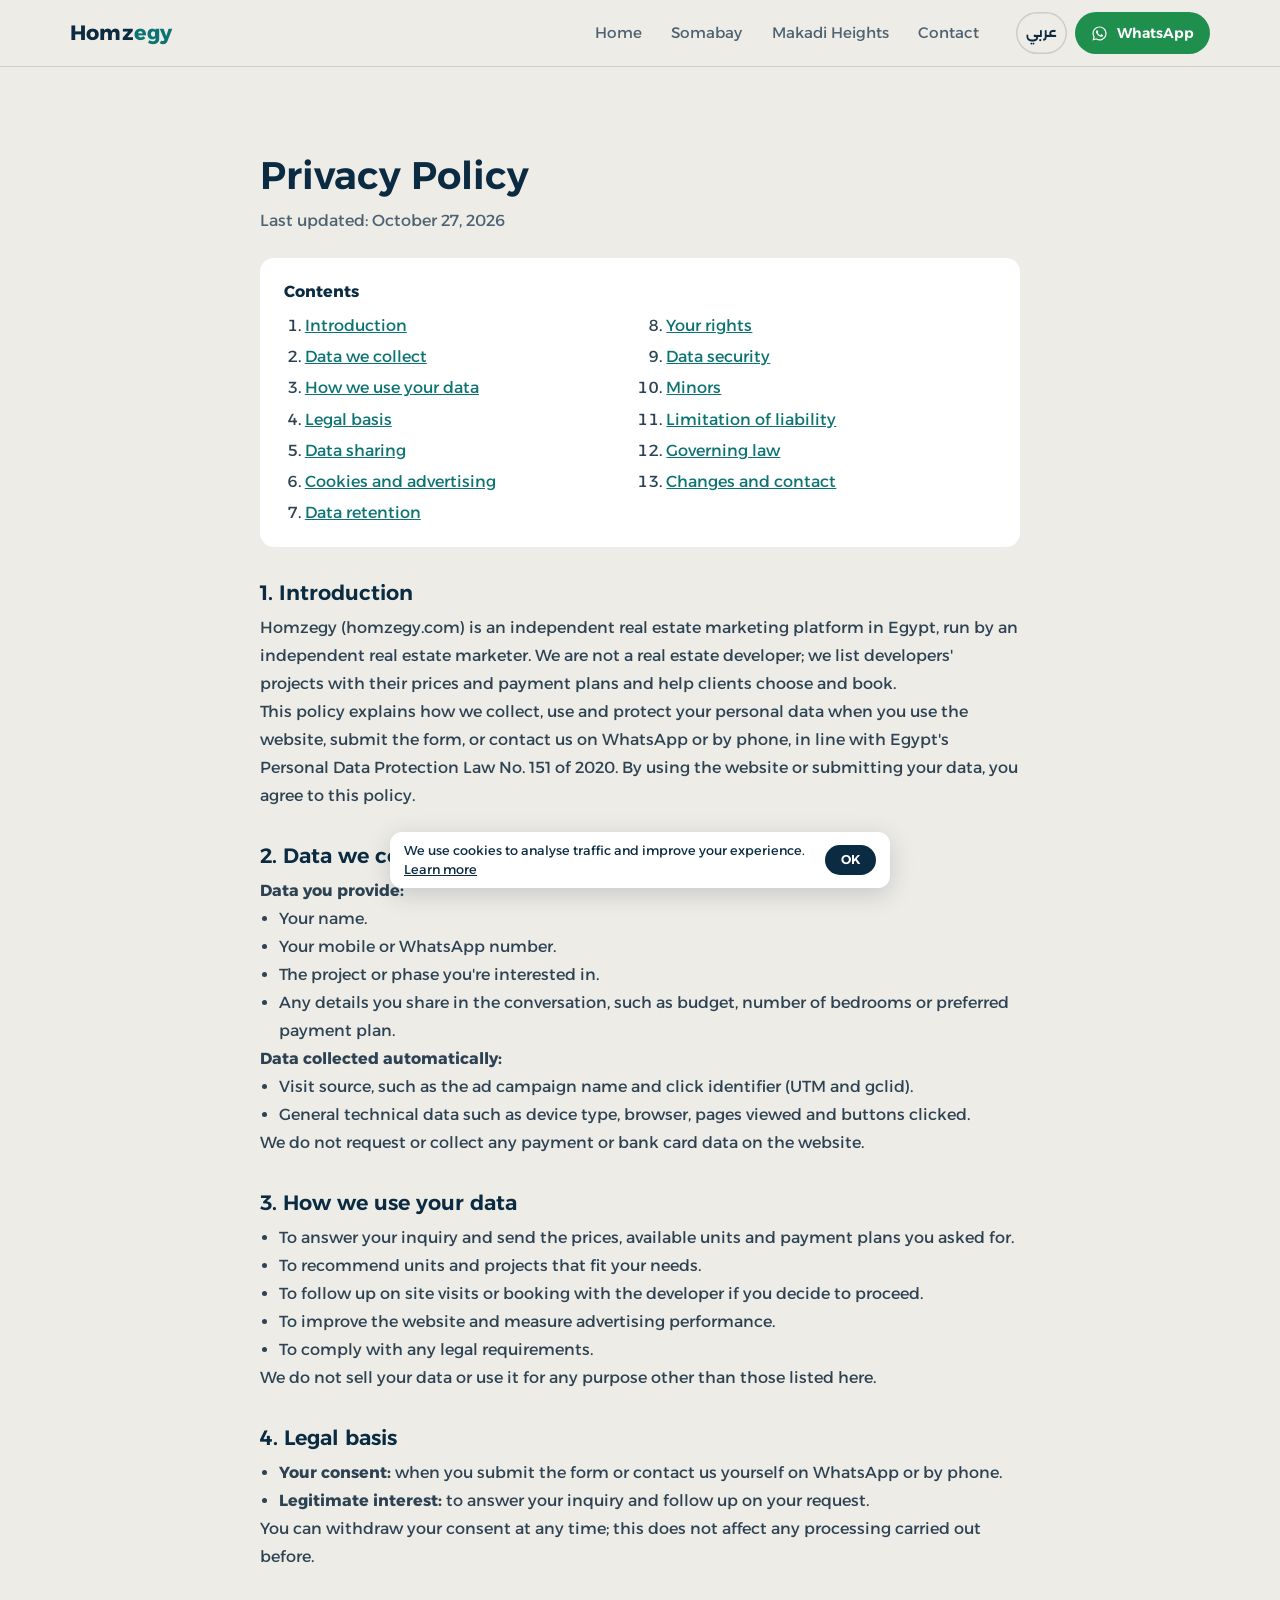
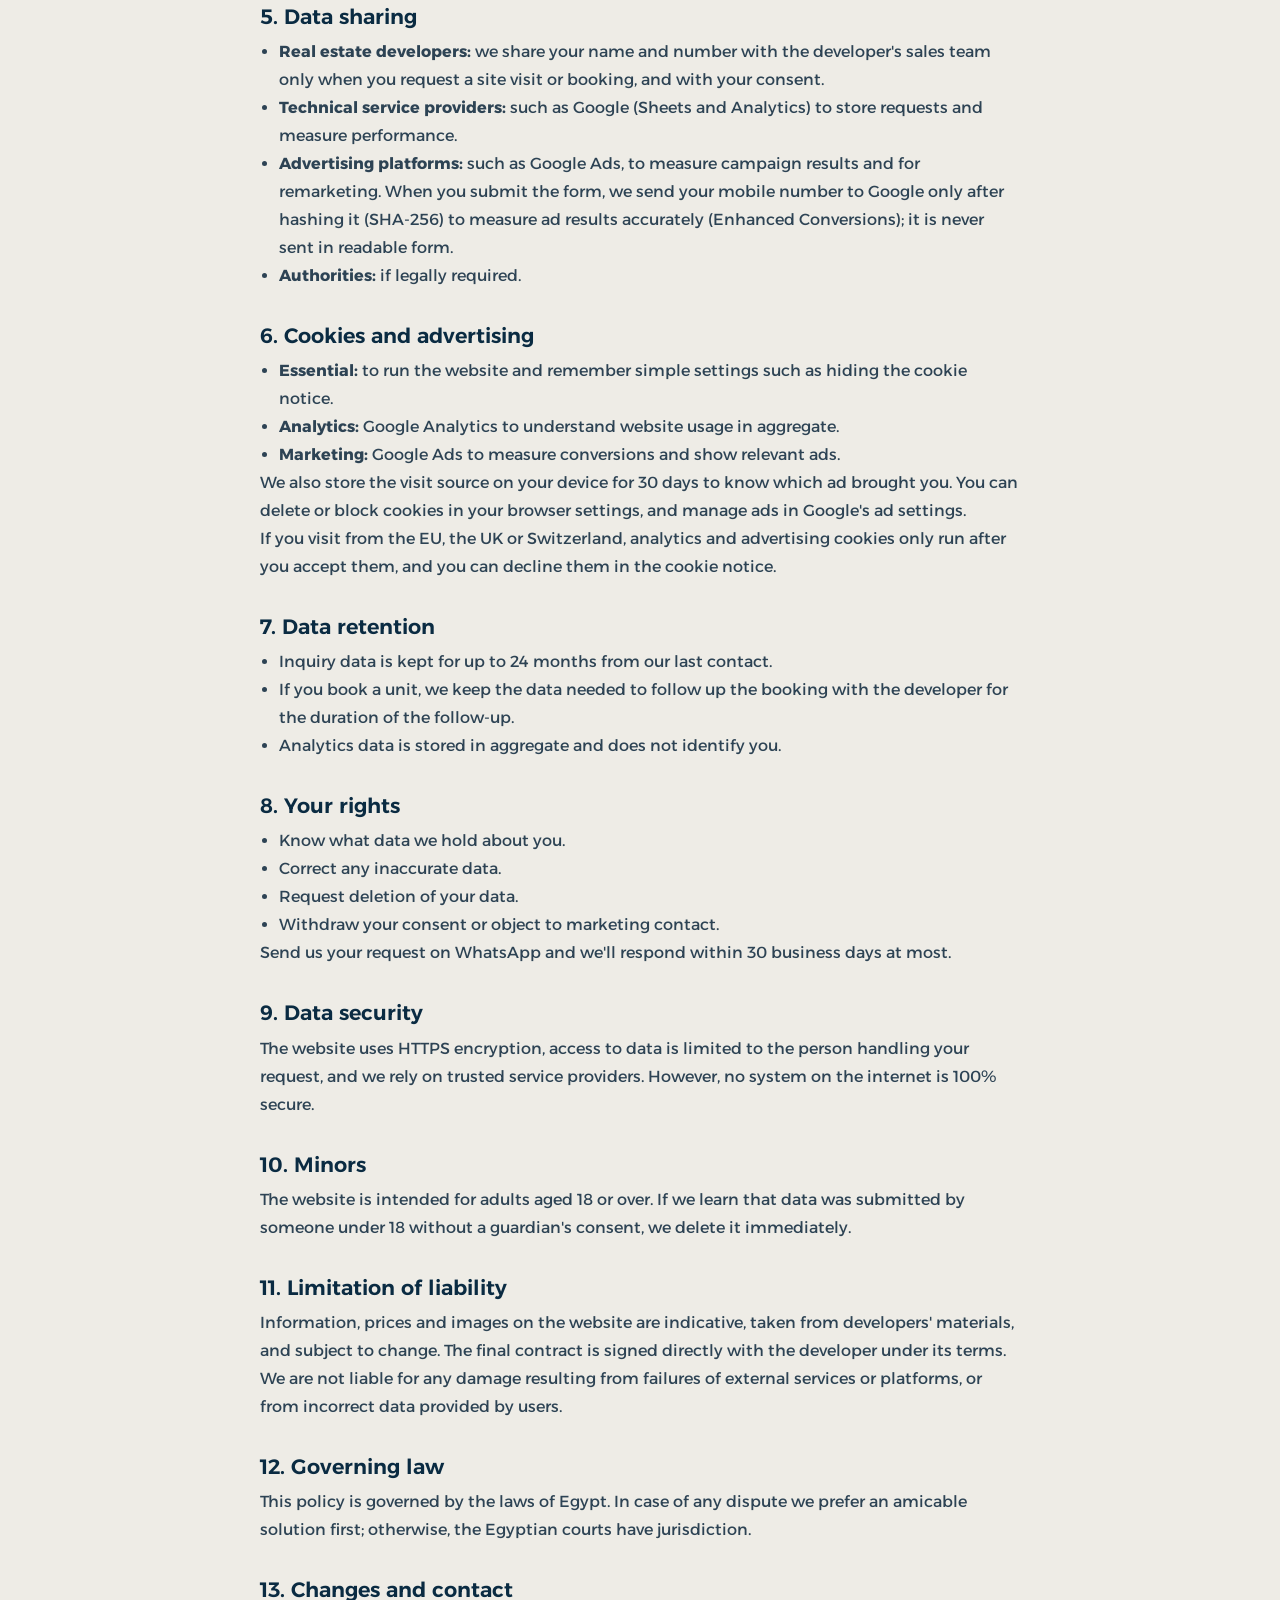
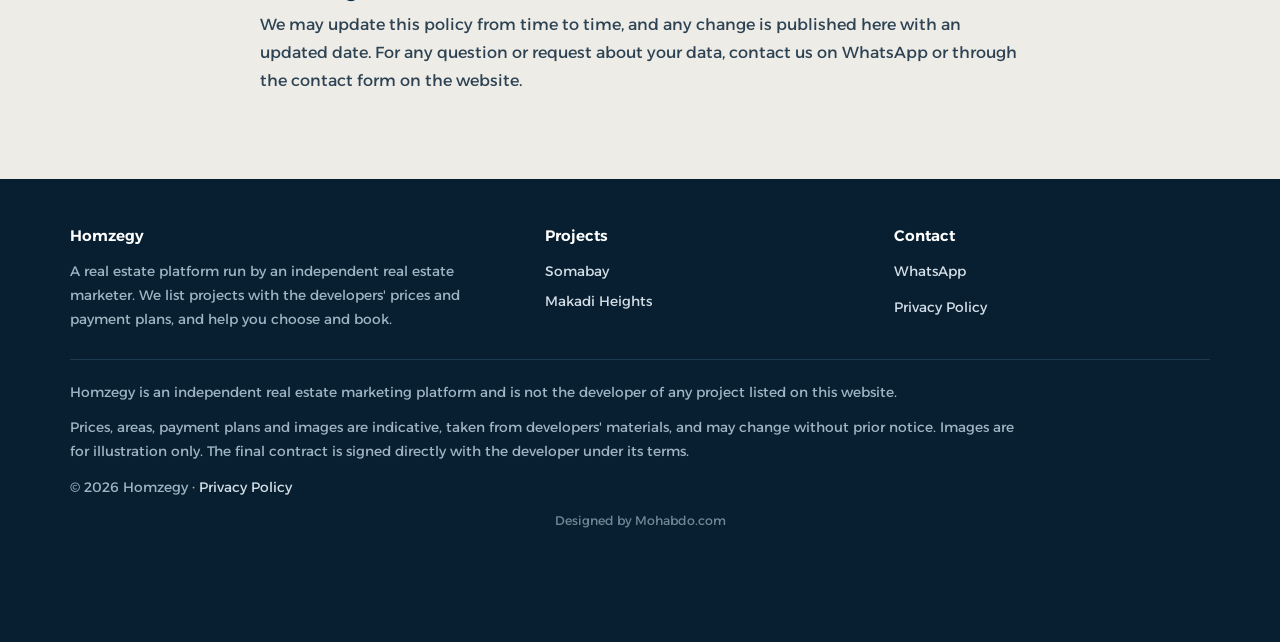
<file: en/privacy-policy/index.html>
<!doctype html>
<html lang="en" dir="ltr">
<head>
<meta charset="utf-8">
<!-- Consent Mode v2: denied by default in EEA/UK/CH (until the visitor accepts), granted elsewhere -->
<script>window.dataLayer=window.dataLayer||[];function gtag(){dataLayer.push(arguments);}
var hzD={ad_storage:'denied',ad_user_data:'denied',ad_personalization:'denied',analytics_storage:'denied'},hzG={ad_storage:'granted',ad_user_data:'granted',ad_personalization:'granted',analytics_storage:'granted'};
gtag('consent','default',Object.assign({region:["AT", "BE", "BG", "HR", "CY", "CZ", "DK", "EE", "FI", "FR", "DE", "GR", "HU", "IE", "IT", "LV", "LT", "LU", "MT", "NL", "PL", "PT", "RO", "SK", "SI", "ES", "SE", "IS", "LI", "NO", "GB", "CH"],wait_for_update:500},hzD));
gtag('consent','default',hzG);
try{var hzC=localStorage.getItem('hz_consent');if(hzC)gtag('consent','update',hzC==='granted'?hzG:hzD);}catch(e){}</script>
<!-- Google Tag Manager -->
<script>(function(w,d,s,l,i){w[l]=w[l]||[];w[l].push({'gtm.start':
new Date().getTime(),event:'gtm.js'});var f=d.getElementsByTagName(s)[0],
j=d.createElement(s),dl=l!='dataLayer'?'&l='+l:'';j.async=true;j.src=
'https://www.googletagmanager.com/gtm.js?id='+i+dl;f.parentNode.insertBefore(j,f);
})(window,document,'script','dataLayer','GTM-5B2ZWT3M');</script>
<!-- End Google Tag Manager -->
<meta name="viewport" content="width=device-width, initial-scale=1">
<title>Privacy Policy | Homzegy</title>
<meta name="description" content="How Homzegy collects, uses and protects your personal data when you use the website or contact us.">
<link rel="canonical" href="https://homzegy.com/en/privacy-policy/">
<link rel="alternate" hreflang="ar" href="https://homzegy.com/privacy-policy/">
<link rel="alternate" hreflang="en" href="https://homzegy.com/en/privacy-policy/">
<link rel="alternate" hreflang="x-default" href="https://homzegy.com/privacy-policy/">
<meta name="robots" content="index,follow,max-image-preview:large">
<meta name="theme-color" content="#0A2B42">
<meta property="og:type" content="website">
<meta property="og:site_name" content="Homzegy">
<meta property="og:locale" content="en_US">
<meta property="og:locale:alternate" content="ar_EG">
<meta property="og:title" content="Privacy Policy | Homzegy">
<meta property="og:description" content="How Homzegy collects, uses and protects your personal data when you use the website or contact us.">
<meta property="og:url" content="https://homzegy.com/en/privacy-policy/">
<meta property="og:image" content="https://homzegy.com/assets/img/brand/og-home.jpg">
<meta property="og:image:width" content="1200">
<meta property="og:image:height" content="630">
<meta name="twitter:card" content="summary_large_image">
<link rel="icon" href="/assets/img/brand/favicon.svg" type="image/svg+xml">
<link rel="apple-touch-icon" href="/assets/img/brand/apple-touch-icon.png">
<link rel="preconnect" href="https://fonts.googleapis.com">
<link rel="preconnect" href="https://fonts.gstatic.com" crossorigin>
<link href="https://fonts.googleapis.com/css2?family=Alexandria:wght@300;400;500;600;700&display=swap" rel="stylesheet">
<link rel="stylesheet" href="/assets/css/style.css?v=32">
<script type="application/ld+json">{"@context": "https://schema.org", "@type": "RealEstateAgent", "@id": "https://homzegy.com/#org", "name": "Homzegy", "url": "https://homzegy.com/", "logo": "https://homzegy.com/assets/img/brand/apple-touch-icon.png", "image": "https://homzegy.com/assets/img/brand/og-home.jpg", "areaServed": {"@type": "Country", "name": "Egypt"}, "description": "An independent real estate platform in Egypt run by an independent real estate marketer, listing projects with developer prices and payment plans, currently including Somabay and Makadi Heights.", "contactPoint": {"@type": "ContactPoint", "contactType": "sales", "availableLanguage": ["ar", "en"]}}</script>
<script type="application/ld+json">{"@context": "https://schema.org", "@type": "BreadcrumbList", "itemListElement": [{"@type": "ListItem", "position": 1, "name": "Home", "item": "https://homzegy.com/en/"}, {"@type": "ListItem", "position": 2, "name": "Privacy Policy", "item": "https://homzegy.com/en/privacy-policy/"}]}</script>
</head>
<body data-project="Homzegy" data-page="privacy">
<!-- Google Tag Manager (noscript) -->
<noscript><iframe src="https://www.googletagmanager.com/ns.html?id=GTM-5B2ZWT3M"
height="0" width="0" style="display:none;visibility:hidden"></iframe></noscript>
<!-- End Google Tag Manager (noscript) -->
<a class="sr-only" href="#main">Skip to content</a>
<header class="top">
  <div class="wrap">
    <a class="brand" href="/en/" aria-label="Homzegy home">Homz<span>egy</span></a>
    <nav class="nav" aria-label="Main menu"><a href="/en/">Home</a><a href="/en/somabay/">Somabay</a><a href="/en/makadi-heights/">Makadi Heights</a><a href="/en/#contact">Contact</a></nav>
    <div class="top-actions">
      <a class="lang-sw" href="/privacy-policy/" hreflang="ar" lang="ar" data-lang-switch>عربي</a>
      <a class="btn btn-ghost btn-sm" href="tel:" data-call data-loc="header"><svg viewBox="0 0 24 24" aria-hidden="true" fill="none" stroke="currentColor" stroke-width="2" stroke-linecap="round" stroke-linejoin="round"><path d="M22 16.92v3a2 2 0 0 1-2.18 2 19.8 19.8 0 0 1-8.63-3.07 19.5 19.5 0 0 1-6-6A19.8 19.8 0 0 1 2.12 4.18 2 2 0 0 1 4.11 2h3a2 2 0 0 1 2 1.72c.13.96.36 1.9.7 2.81a2 2 0 0 1-.45 2.11L8.09 9.91a16 16 0 0 0 6 6l1.27-1.27a2 2 0 0 1 2.11-.45c.91.34 1.85.57 2.81.7A2 2 0 0 1 22 16.92Z"/></svg><span>Call</span></a>
      <a class="btn btn-wa btn-sm" href="https://wa.me/" data-wa data-loc="header"><svg viewBox="0 0 24 24" aria-hidden="true" fill="currentColor"><path d="M19.05 4.91A9.82 9.82 0 0 0 12.04 2C6.58 2 2.13 6.45 2.13 11.91c0 1.75.46 3.45 1.32 4.95L2.05 22l5.25-1.38a9.9 9.9 0 0 0 4.74 1.21c5.46 0 9.91-4.45 9.91-9.91 0-2.65-1.03-5.14-2.9-7.01Zm-7.01 15.24a8.2 8.2 0 0 1-4.19-1.15l-.3-.18-3.12.82.83-3.04-.2-.31a8.19 8.19 0 0 1-1.26-4.38c0-4.54 3.7-8.23 8.24-8.23 2.2 0 4.27.86 5.82 2.42a8.18 8.18 0 0 1 2.41 5.82c0 4.54-3.69 8.23-8.23 8.23Zm4.52-6.16c-.25-.12-1.47-.72-1.69-.81-.23-.08-.39-.12-.56.13-.17.25-.64.81-.78.97-.14.17-.29.19-.54.06-.25-.12-1.05-.39-1.99-1.23-.74-.66-1.23-1.47-1.38-1.72-.14-.25-.02-.38.11-.51.11-.11.25-.29.37-.43.13-.15.17-.25.25-.42.08-.17.04-.31-.02-.43-.06-.13-.56-1.34-.76-1.84-.2-.48-.41-.42-.56-.43h-.48c-.17 0-.43.06-.66.31-.22.25-.86.85-.86 2.07 0 1.22.89 2.4 1.01 2.56.12.17 1.75 2.67 4.23 3.74.59.26 1.05.41 1.41.52.59.19 1.13.16 1.56.1.48-.07 1.47-.6 1.67-1.18.21-.58.21-1.07.14-1.18-.06-.1-.22-.16-.47-.28Z"/></svg><span>WhatsApp</span></a>
      <details class="menu"><summary aria-label="Menu"><svg viewBox="0 0 24 24" aria-hidden="true" fill="none" stroke="currentColor" stroke-width="2" stroke-linecap="round"><path d="M4 7h16M4 12h16M4 17h16"/></svg></summary><nav class="menu-panel" aria-label="Menu"><a href="/en/">Home</a><a href="/en/somabay/">Somabay</a><a href="/en/makadi-heights/">Makadi Heights</a><a href="/en/#contact">Contact</a><a href="/en/privacy-policy/">Privacy Policy</a></nav></details>
    </div>
  </div>
</header>
<main id="main">
<section class="block">
  <div class="wrap legal">
    <h1>Privacy Policy</h1>
    <p class="updated">Last updated: October 27, 2026</p>
    <nav class="toc" aria-label="Contents"><b>Contents</b><ol><li><a href="#intro">Introduction</a></li><li><a href="#data">Data we collect</a></li><li><a href="#use">How we use your data</a></li><li><a href="#basis">Legal basis</a></li><li><a href="#sharing">Data sharing</a></li><li><a href="#cookies">Cookies and advertising</a></li><li><a href="#retention">Data retention</a></li><li><a href="#rights">Your rights</a></li><li><a href="#security">Data security</a></li><li><a href="#minors">Minors</a></li><li><a href="#liability">Limitation of liability</a></li><li><a href="#law">Governing law</a></li><li><a href="#changes">Changes and contact</a></li></ol></nav>
    <section id="intro"><h2>1. Introduction</h2><p>Homzegy (homzegy.com) is an independent real estate marketing platform in Egypt, run by an independent real estate marketer. We are not a real estate developer; we list developers' projects with their prices and payment plans and help clients choose and book.</p>
<p>This policy explains how we collect, use and protect your personal data when you use the website, submit the form, or contact us on WhatsApp or by phone, in line with Egypt's Personal Data Protection Law No. 151 of 2020. By using the website or submitting your data, you agree to this policy.</p></section><section id="data"><h2>2. Data we collect</h2><p><b>Data you provide:</b></p>
<ul><li>Your name.</li><li>Your mobile or WhatsApp number.</li><li>The project or phase you're interested in.</li><li>Any details you share in the conversation, such as budget, number of bedrooms or preferred payment plan.</li></ul>
<p><b>Data collected automatically:</b></p>
<ul><li>Visit source, such as the ad campaign name and click identifier (UTM and gclid).</li><li>General technical data such as device type, browser, pages viewed and buttons clicked.</li></ul>
<p>We do not request or collect any payment or bank card data on the website.</p></section><section id="use"><h2>3. How we use your data</h2><ul><li>To answer your inquiry and send the prices, available units and payment plans you asked for.</li><li>To recommend units and projects that fit your needs.</li><li>To follow up on site visits or booking with the developer if you decide to proceed.</li><li>To improve the website and measure advertising performance.</li><li>To comply with any legal requirements.</li></ul>
<p>We do not sell your data or use it for any purpose other than those listed here.</p></section><section id="basis"><h2>4. Legal basis</h2><ul><li><b>Your consent:</b> when you submit the form or contact us yourself on WhatsApp or by phone.</li><li><b>Legitimate interest:</b> to answer your inquiry and follow up on your request.</li></ul>
<p>You can withdraw your consent at any time; this does not affect any processing carried out before.</p></section><section id="sharing"><h2>5. Data sharing</h2><ul><li><b>Real estate developers:</b> we share your name and number with the developer's sales team only when you request a site visit or booking, and with your consent.</li><li><b>Technical service providers:</b> such as Google (Sheets and Analytics) to store requests and measure performance.</li><li><b>Advertising platforms:</b> such as Google Ads, to measure campaign results and for remarketing. When you submit the form, we send your mobile number to Google only after hashing it (SHA-256) to measure ad results accurately (Enhanced Conversions); it is never sent in readable form.</li><li><b>Authorities:</b> if legally required.</li></ul></section><section id="cookies"><h2>6. Cookies and advertising</h2><ul><li><b>Essential:</b> to run the website and remember simple settings such as hiding the cookie notice.</li><li><b>Analytics:</b> Google Analytics to understand website usage in aggregate.</li><li><b>Marketing:</b> Google Ads to measure conversions and show relevant ads.</li></ul>
<p>We also store the visit source on your device for 30 days to know which ad brought you. You can delete or block cookies in your browser settings, and manage ads in Google's ad settings.</p>
<p>If you visit from the EU, the UK or Switzerland, analytics and advertising cookies only run after you accept them, and you can decline them in the cookie notice.</p></section><section id="retention"><h2>7. Data retention</h2><ul><li>Inquiry data is kept for up to 24 months from our last contact.</li><li>If you book a unit, we keep the data needed to follow up the booking with the developer for the duration of the follow-up.</li><li>Analytics data is stored in aggregate and does not identify you.</li></ul></section><section id="rights"><h2>8. Your rights</h2><ul><li>Know what data we hold about you.</li><li>Correct any inaccurate data.</li><li>Request deletion of your data.</li><li>Withdraw your consent or object to marketing contact.</li></ul>
<p>Send us your request on WhatsApp and we'll respond within 30 business days at most.</p></section><section id="security"><h2>9. Data security</h2><p>The website uses HTTPS encryption, access to data is limited to the person handling your request, and we rely on trusted service providers. However, no system on the internet is 100% secure.</p></section><section id="minors"><h2>10. Minors</h2><p>The website is intended for adults aged 18 or over. If we learn that data was submitted by someone under 18 without a guardian's consent, we delete it immediately.</p></section><section id="liability"><h2>11. Limitation of liability</h2><p>Information, prices and images on the website are indicative, taken from developers' materials, and subject to change. The final contract is signed directly with the developer under its terms. We are not liable for any damage resulting from failures of external services or platforms, or from incorrect data provided by users.</p></section><section id="law"><h2>12. Governing law</h2><p>This policy is governed by the laws of Egypt. In case of any dispute we prefer an amicable solution first; otherwise, the Egyptian courts have jurisdiction.</p></section><section id="changes"><h2>13. Changes and contact</h2><p>We may update this policy from time to time, and any change is published here with an updated date. For any question or request about your data, contact us on WhatsApp or through the contact form on the website.</p></section>
  </div>
</section>
</main>
<footer>
  <div class="wrap">
    <div class="foot-grid">
      <div>
        <h4>Homzegy</h4>
        <p>A real estate platform run by an independent real estate marketer. We list projects with the developers' prices and payment plans, and help you choose and book.</p>
      </div>
      <div>
        <h4>Projects</h4>
        <ul><li><a href="/en/somabay/">Somabay</a></li><li><a href="/en/makadi-heights/">Makadi Heights</a></li></ul>
      </div>
      <div>
        <h4>Contact</h4>
        <ul>
          <li><a href="https://wa.me/" data-wa data-loc="footer">WhatsApp</a></li>
          <li><a href="tel:" data-call data-loc="footer">Call</a></li>
          <li><a href="/en/privacy-policy/">Privacy Policy</a></li>
        </ul>
      </div>
    </div>
    <div class="legal-note">
      <p>Homzegy is an independent real estate marketing platform and is not the developer of any project listed on this website. </p>
      <p>Prices, areas, payment plans and images are indicative, taken from developers' materials, and may change without prior notice. Images are for illustration only. The final contract is signed directly with the developer under its terms.</p>
      <p>© <span data-year>2026</span> Homzegy · <a href="/en/privacy-policy/">Privacy Policy</a></p>
      <p class="credit" dir="ltr">Designed by <a href="https://mohabdo.com" target="_blank" rel="noopener">Mohabdo.com</a></p>
    </div>
  </div>
</footer>
<nav class="mbar" aria-label="Quick contact">
  <a class="btn btn-light" href="tel:" data-call data-loc="sticky_bar"><svg viewBox="0 0 24 24" aria-hidden="true" fill="none" stroke="currentColor" stroke-width="2" stroke-linecap="round" stroke-linejoin="round"><path d="M22 16.92v3a2 2 0 0 1-2.18 2 19.8 19.8 0 0 1-8.63-3.07 19.5 19.5 0 0 1-6-6A19.8 19.8 0 0 1 2.12 4.18 2 2 0 0 1 4.11 2h3a2 2 0 0 1 2 1.72c.13.96.36 1.9.7 2.81a2 2 0 0 1-.45 2.11L8.09 9.91a16 16 0 0 0 6 6l1.27-1.27a2 2 0 0 1 2.11-.45c.91.34 1.85.57 2.81.7A2 2 0 0 1 22 16.92Z"/></svg><span>Call</span></a>
  <a class="btn btn-wa" href="https://wa.me/" data-wa data-loc="sticky_bar"><svg viewBox="0 0 24 24" aria-hidden="true" fill="currentColor"><path d="M19.05 4.91A9.82 9.82 0 0 0 12.04 2C6.58 2 2.13 6.45 2.13 11.91c0 1.75.46 3.45 1.32 4.95L2.05 22l5.25-1.38a9.9 9.9 0 0 0 4.74 1.21c5.46 0 9.91-4.45 9.91-9.91 0-2.65-1.03-5.14-2.9-7.01Zm-7.01 15.24a8.2 8.2 0 0 1-4.19-1.15l-.3-.18-3.12.82.83-3.04-.2-.31a8.19 8.19 0 0 1-1.26-4.38c0-4.54 3.7-8.23 8.24-8.23 2.2 0 4.27.86 5.82 2.42a8.18 8.18 0 0 1 2.41 5.82c0 4.54-3.69 8.23-8.23 8.23Zm4.52-6.16c-.25-.12-1.47-.72-1.69-.81-.23-.08-.39-.12-.56.13-.17.25-.64.81-.78.97-.14.17-.29.19-.54.06-.25-.12-1.05-.39-1.99-1.23-.74-.66-1.23-1.47-1.38-1.72-.14-.25-.02-.38.11-.51.11-.11.25-.29.37-.43.13-.15.17-.25.25-.42.08-.17.04-.31-.02-.43-.06-.13-.56-1.34-.76-1.84-.2-.48-.41-.42-.56-.43h-.48c-.17 0-.43.06-.66.31-.22.25-.86.85-.86 2.07 0 1.22.89 2.4 1.01 2.56.12.17 1.75 2.67 4.23 3.74.59.26 1.05.41 1.41.52.59.19 1.13.16 1.56.1.48-.07 1.47-.6 1.67-1.18.21-.58.21-1.07.14-1.18-.06-.1-.22-.16-.47-.28Z"/></svg><span>WhatsApp us</span></a>
</nav>
<div class="wag" id="wa-gate" hidden>
  <div class="wag-back" data-wag-close></div>
  <div class="wag-box" role="dialog" aria-modal="true" aria-labelledby="wag-t">
    <button type="button" class="wag-x" data-wag-close aria-label="Close">×</button>
    <form data-wag-form novalidate>
      <div class="wag-ic" data-ic-wa><svg viewBox="0 0 24 24" aria-hidden="true" fill="currentColor"><path d="M19.05 4.91A9.82 9.82 0 0 0 12.04 2C6.58 2 2.13 6.45 2.13 11.91c0 1.75.46 3.45 1.32 4.95L2.05 22l5.25-1.38a9.9 9.9 0 0 0 4.74 1.21c5.46 0 9.91-4.45 9.91-9.91 0-2.65-1.03-5.14-2.9-7.01Zm-7.01 15.24a8.2 8.2 0 0 1-4.19-1.15l-.3-.18-3.12.82.83-3.04-.2-.31a8.19 8.19 0 0 1-1.26-4.38c0-4.54 3.7-8.23 8.24-8.23 2.2 0 4.27.86 5.82 2.42a8.18 8.18 0 0 1 2.41 5.82c0 4.54-3.69 8.23-8.23 8.23Zm4.52-6.16c-.25-.12-1.47-.72-1.69-.81-.23-.08-.39-.12-.56.13-.17.25-.64.81-.78.97-.14.17-.29.19-.54.06-.25-.12-1.05-.39-1.99-1.23-.74-.66-1.23-1.47-1.38-1.72-.14-.25-.02-.38.11-.51.11-.11.25-.29.37-.43.13-.15.17-.25.25-.42.08-.17.04-.31-.02-.43-.06-.13-.56-1.34-.76-1.84-.2-.48-.41-.42-.56-.43h-.48c-.17 0-.43.06-.66.31-.22.25-.86.85-.86 2.07 0 1.22.89 2.4 1.01 2.56.12.17 1.75 2.67 4.23 3.74.59.26 1.05.41 1.41.52.59.19 1.13.16 1.56.1.48-.07 1.47-.6 1.67-1.18.21-.58.21-1.07.14-1.18-.06-.1-.22-.16-.47-.28Z"/></svg></div><div class="wag-ic wag-ic-form" data-ic-form hidden><svg viewBox="0 0 24 24" aria-hidden="true" fill="none" stroke="currentColor" stroke-width="2" stroke-linecap="round" stroke-linejoin="round"><path d="M4 20h4L19 9l-4-4L4 16v4Z"/><path d="M13.5 6.5l4 4"/></svg></div>
      <h3 id="wag-t">More details on WhatsApp</h3>
      <p class="wag-ctx" data-wag-ctx hidden></p>
      <p class="wag-sub">Enter your name and number and we'll take you to WhatsApp right away.</p>
      <div class="fields">
        <div data-field><label for="g-name">Name</label><input id="g-name" name="name" autocomplete="name" required placeholder="Your name"><div class="err" aria-live="polite"></div></div>
        <div data-field><label for="g-phone">Mobile number</label><div class="phone-in" dir="ltr"><div class="cc" data-cc><button type="button" class="cc-btn" aria-haspopup="listbox" aria-expanded="false" aria-label="Country code"><span class="cc-flag">🇪🇬</span><span class="cc-dial">+20</span><svg viewBox="0 0 24 24" aria-hidden="true" fill="none" stroke="currentColor" stroke-width="2.4" stroke-linecap="round" stroke-linejoin="round"><path d="m6 9 6 6 6-6"/></svg></button><input type="hidden" name="cc" value="+20"><div class="cc-pop" hidden><input class="cc-q" type="search" autocomplete="off" placeholder="Search country or code" aria-label="Search country or code" dir="auto"><ul class="cc-list" role="listbox" aria-label="Country code"></ul></div></div><input id="g-phone" name="phone" type="tel" inputmode="tel" autocomplete="tel-national" required placeholder="Mobile number"></div><div class="err" aria-live="polite"></div></div>
        <div data-field data-email hidden><label for="g-email">Email <small>(optional)</small></label><input id="g-email" name="email" type="email" inputmode="email" autocomplete="email" dir="ltr" placeholder="name@email.com"><div class="err" aria-live="polite"></div></div>
        <div class="hp" aria-hidden="true"><label for="g-web">Website</label><input id="g-web" name="website" tabindex="-1" autocomplete="off"></div>
      </div>
      <button class="btn btn-wa wag-go" type="submit" data-mode="wa"><svg viewBox="0 0 24 24" aria-hidden="true" fill="currentColor"><path d="M19.05 4.91A9.82 9.82 0 0 0 12.04 2C6.58 2 2.13 6.45 2.13 11.91c0 1.75.46 3.45 1.32 4.95L2.05 22l5.25-1.38a9.9 9.9 0 0 0 4.74 1.21c5.46 0 9.91-4.45 9.91-9.91 0-2.65-1.03-5.14-2.9-7.01Zm-7.01 15.24a8.2 8.2 0 0 1-4.19-1.15l-.3-.18-3.12.82.83-3.04-.2-.31a8.19 8.19 0 0 1-1.26-4.38c0-4.54 3.7-8.23 8.24-8.23 2.2 0 4.27.86 5.82 2.42a8.18 8.18 0 0 1 2.41 5.82c0 4.54-3.69 8.23-8.23 8.23Zm4.52-6.16c-.25-.12-1.47-.72-1.69-.81-.23-.08-.39-.12-.56.13-.17.25-.64.81-.78.97-.14.17-.29.19-.54.06-.25-.12-1.05-.39-1.99-1.23-.74-.66-1.23-1.47-1.38-1.72-.14-.25-.02-.38.11-.51.11-.11.25-.29.37-.43.13-.15.17-.25.25-.42.08-.17.04-.31-.02-.43-.06-.13-.56-1.34-.76-1.84-.2-.48-.41-.42-.56-.43h-.48c-.17 0-.43.06-.66.31-.22.25-.86.85-.86 2.07 0 1.22.89 2.4 1.01 2.56.12.17 1.75 2.67 4.23 3.74.59.26 1.05.41 1.41.52.59.19 1.13.16 1.56.1.48-.07 1.47-.6 1.67-1.18.21-.58.21-1.07.14-1.18-.06-.1-.22-.16-.47-.28Z"/></svg><span>Continue on WhatsApp</span></button>
      <button class="wag-alt" type="button" data-wag-switch>Don't use WhatsApp? Request a call back instead</button>
      <button class="btn btn-coral wag-send" type="submit" data-mode="form" hidden>Send my details</button>
      <p class="consent">By submitting, you agree that we may contact you about your request. <a href="/en/privacy-policy/">Privacy Policy</a></p>
    </form>
  </div>
</div>
<div class="cookie" id="cookie" role="region" aria-label="Cookies">
  <span>We use cookies to analyse traffic and improve your experience. <a href="/en/privacy-policy/">Learn more</a></span>
  <button type="button" class="ck-no" data-ck-no hidden>Decline</button><button type="button" data-ck-ok>OK</button>
</div>
<script src="/assets/js/main.js?v=32" defer></script>
</body>
</html>
</file>
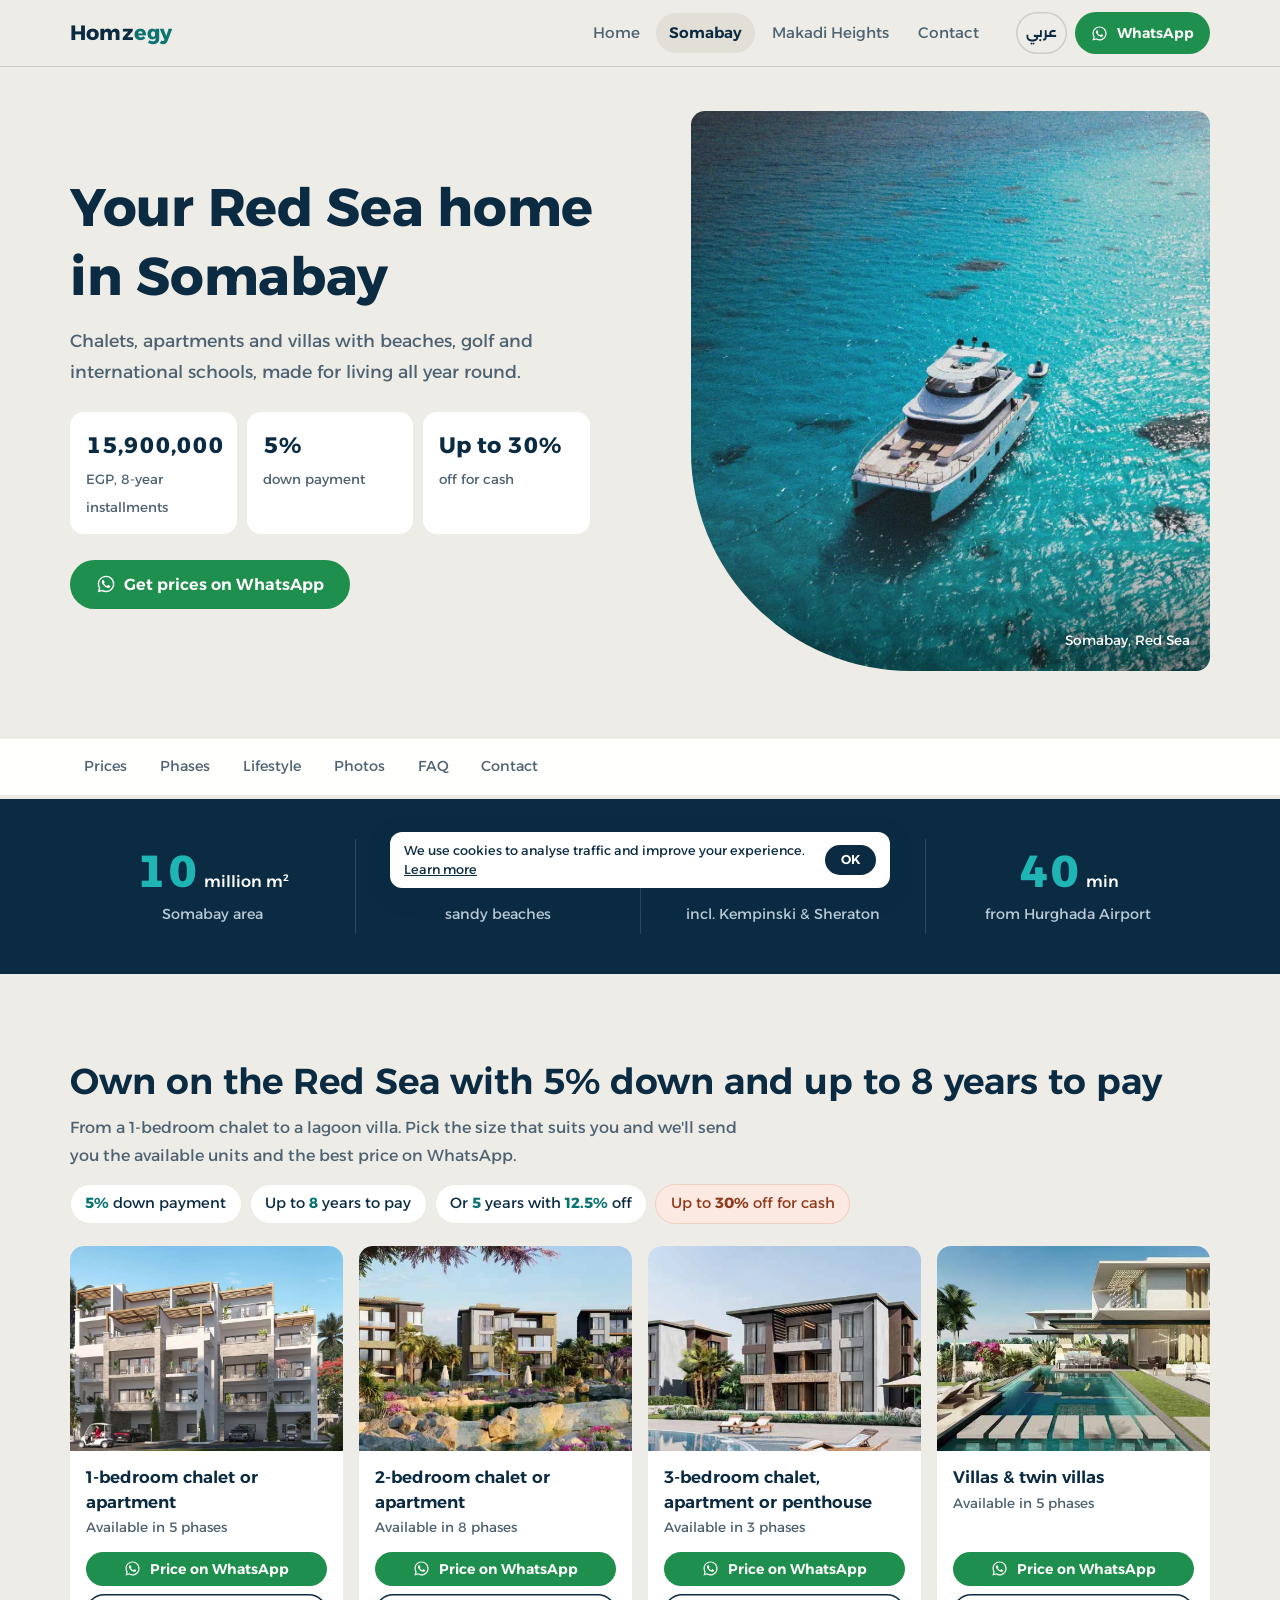
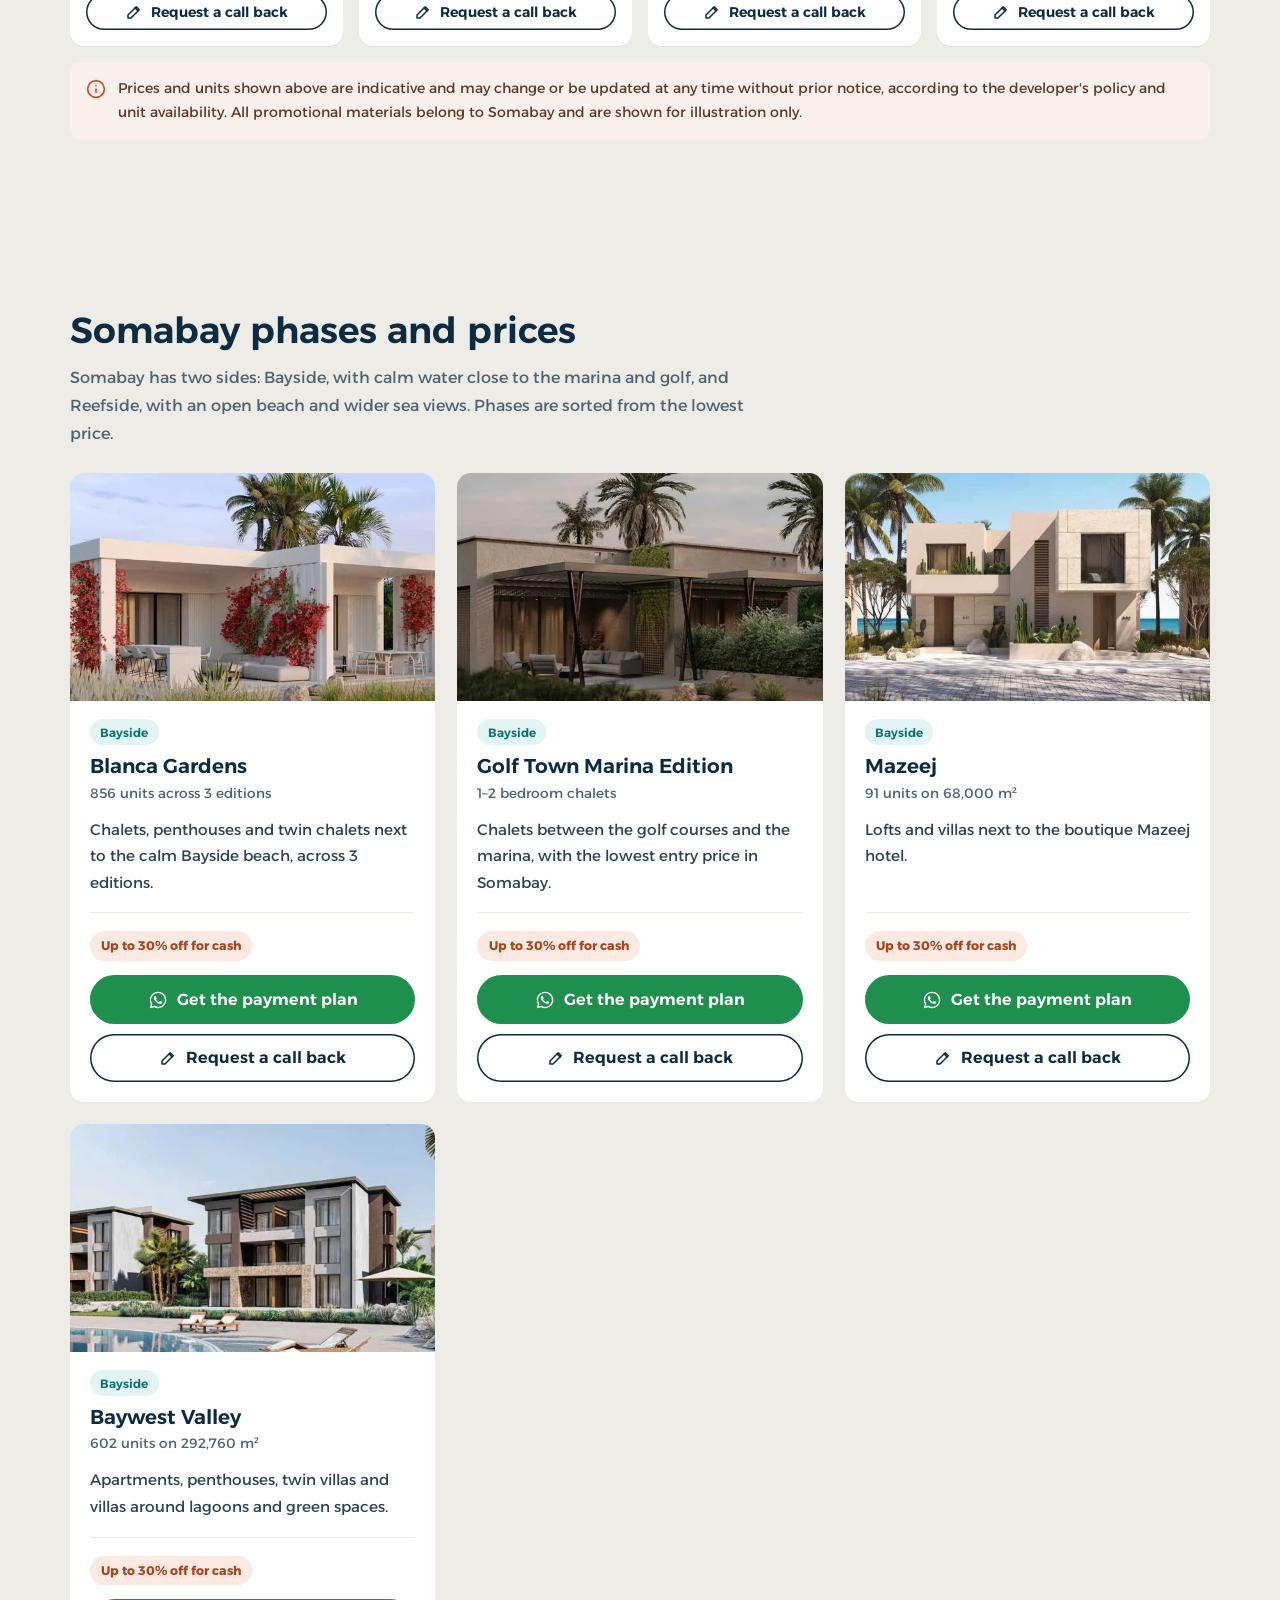
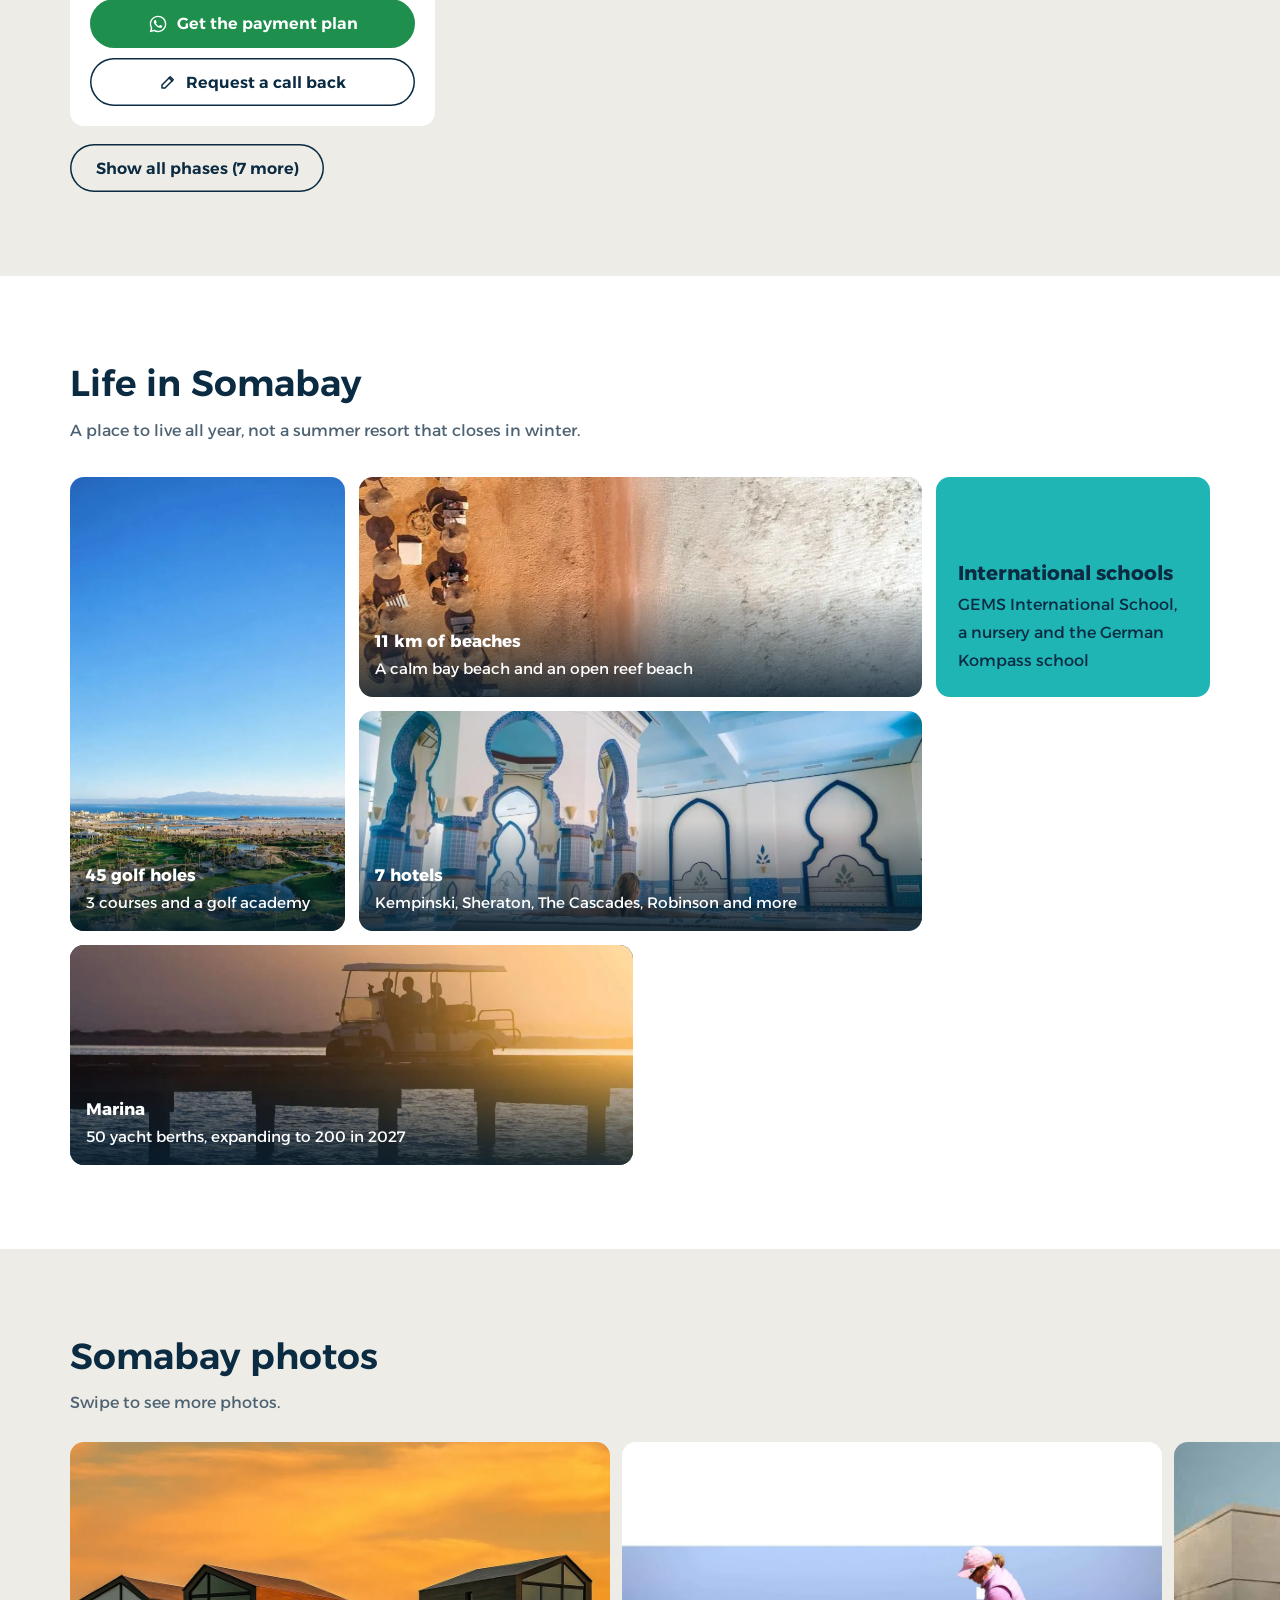
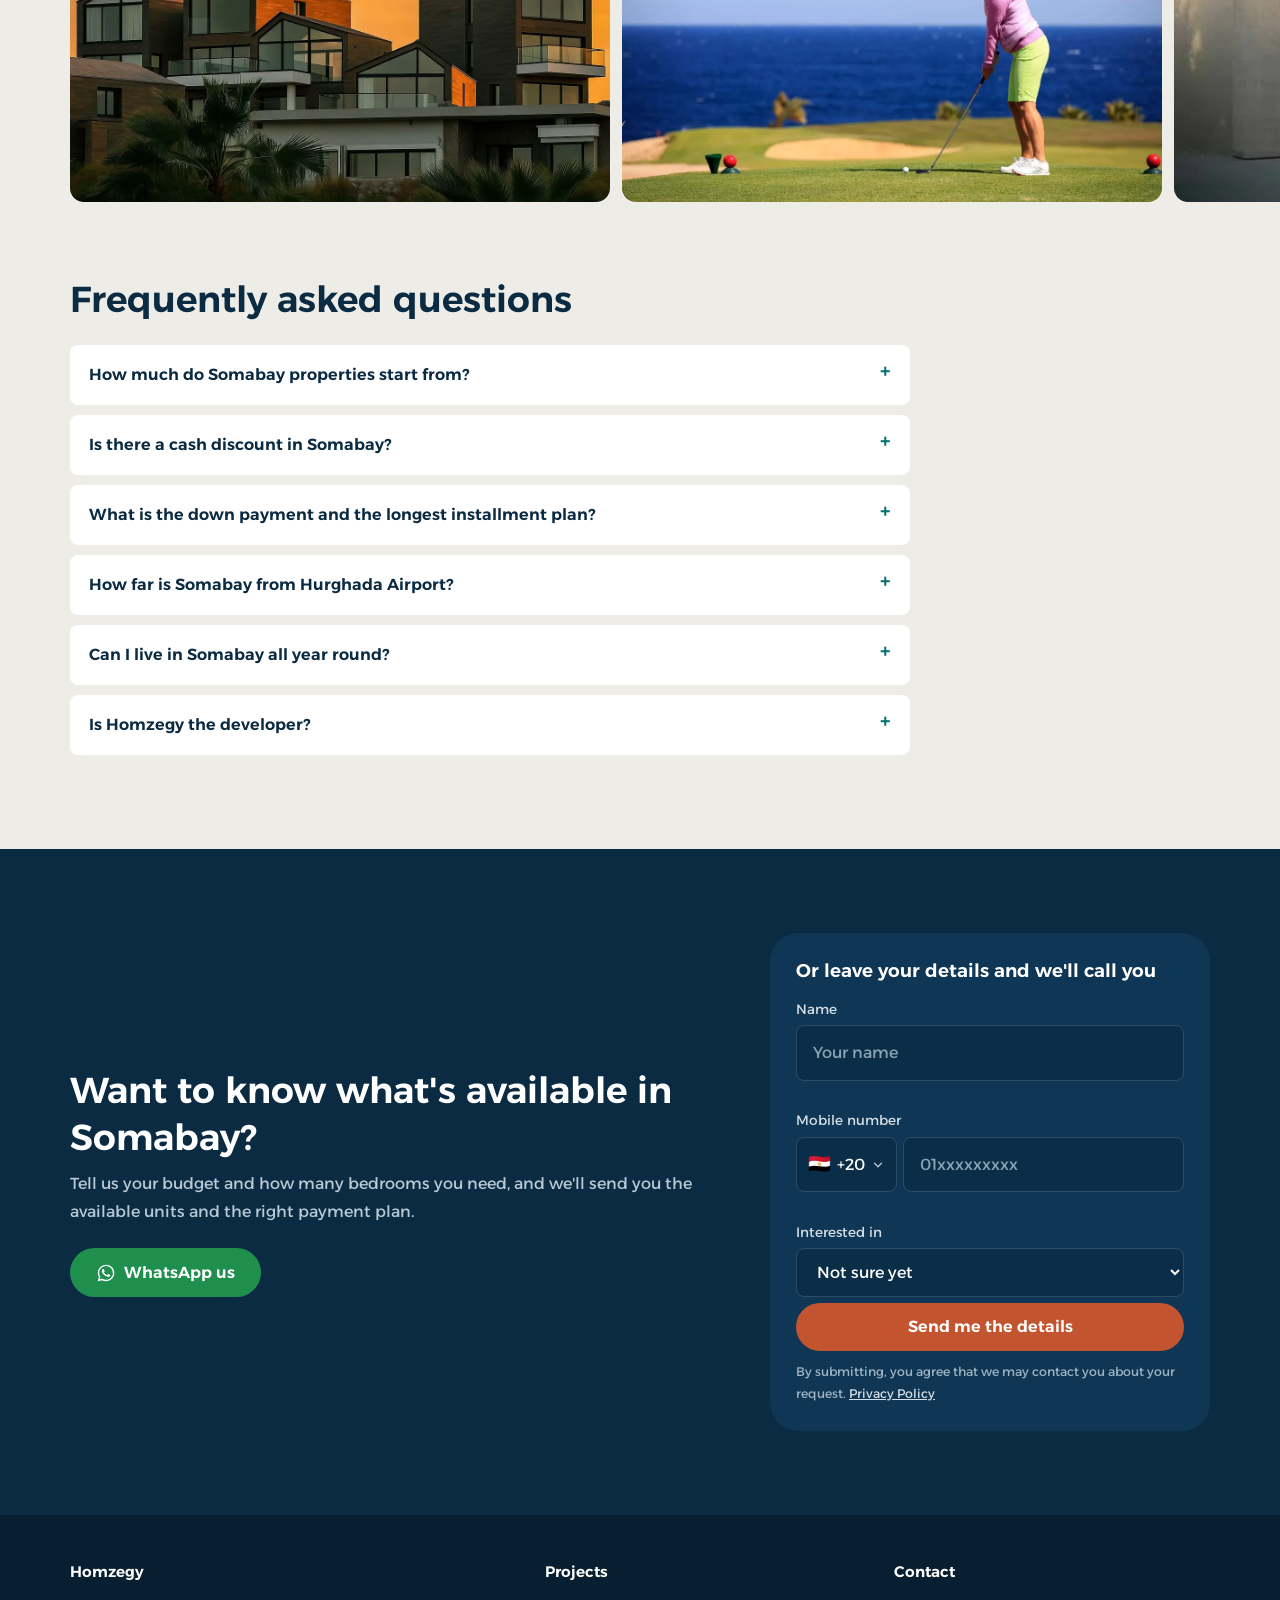
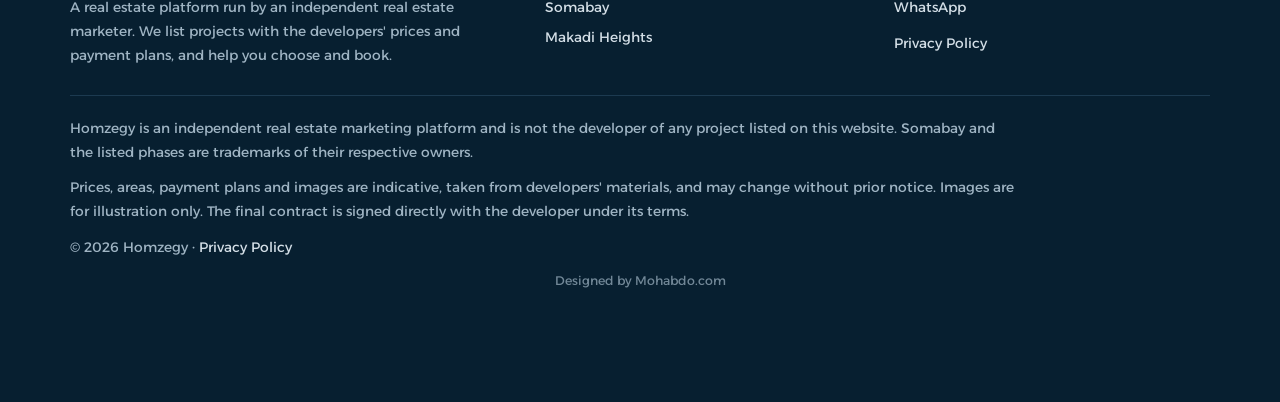
<file: en/somabay/index.html>
<!doctype html>
<html lang="en" dir="ltr">
<head>
<meta charset="utf-8">
<!-- Consent Mode v2: denied by default in EEA/UK/CH (until the visitor accepts), granted elsewhere -->
<script>window.dataLayer=window.dataLayer||[];function gtag(){dataLayer.push(arguments);}
var hzD={ad_storage:'denied',ad_user_data:'denied',ad_personalization:'denied',analytics_storage:'denied'},hzG={ad_storage:'granted',ad_user_data:'granted',ad_personalization:'granted',analytics_storage:'granted'};
gtag('consent','default',Object.assign({region:["AT", "BE", "BG", "HR", "CY", "CZ", "DK", "EE", "FI", "FR", "DE", "GR", "HU", "IE", "IT", "LV", "LT", "LU", "MT", "NL", "PL", "PT", "RO", "SK", "SI", "ES", "SE", "IS", "LI", "NO", "GB", "CH"],wait_for_update:500},hzD));
gtag('consent','default',hzG);
try{var hzC=localStorage.getItem('hz_consent');if(hzC)gtag('consent','update',hzC==='granted'?hzG:hzD);}catch(e){}</script>
<!-- Google Tag Manager -->
<script>(function(w,d,s,l,i){w[l]=w[l]||[];w[l].push({'gtm.start':
new Date().getTime(),event:'gtm.js'});var f=d.getElementsByTagName(s)[0],
j=d.createElement(s),dl=l!='dataLayer'?'&l='+l:'';j.async=true;j.src=
'https://www.googletagmanager.com/gtm.js?id='+i+dl;f.parentNode.insertBefore(j,f);
})(window,document,'script','dataLayer','GTM-5B2ZWT3M');</script>
<!-- End Google Tag Manager -->
<meta name="viewport" content="width=device-width, initial-scale=1">
<title>Somabay Red Sea Property Prices 2026 | 8-Year Installments, Up to 30% Cash Discount</title>
<meta name="description" content="Somabay prices on the Red Sea: chalets, apartments and villas from EGP 15.9M with 5% down payment and 8-year installments, or up to 30% off for cash. Get the payment plan on WhatsApp.">
<link rel="canonical" href="https://homzegy.com/en/somabay/">
<link rel="alternate" hreflang="ar" href="https://homzegy.com/somabay/">
<link rel="alternate" hreflang="en" href="https://homzegy.com/en/somabay/">
<link rel="alternate" hreflang="x-default" href="https://homzegy.com/somabay/">
<meta name="robots" content="index,follow,max-image-preview:large">
<meta name="theme-color" content="#0A2B42">
<meta property="og:type" content="website">
<meta property="og:site_name" content="Homzegy">
<meta property="og:locale" content="en_US">
<meta property="og:locale:alternate" content="ar_EG">
<meta property="og:title" content="Somabay Red Sea Property Prices 2026 | 8-Year Installments, Up to 30% Cash Discount">
<meta property="og:description" content="Somabay prices on the Red Sea: chalets, apartments and villas from EGP 15.9M with 5% down payment and 8-year installments, or up to 30% off for cash. Get the payment plan on WhatsApp.">
<meta property="og:url" content="https://homzegy.com/en/somabay/">
<meta property="og:image" content="https://homzegy.com/assets/img/brand/og-somabay.jpg">
<meta property="og:image:width" content="1200">
<meta property="og:image:height" content="630">
<meta name="twitter:card" content="summary_large_image">
<link rel="icon" href="/assets/img/brand/favicon.svg" type="image/svg+xml">
<link rel="apple-touch-icon" href="/assets/img/brand/apple-touch-icon.png">
<link rel="preconnect" href="https://fonts.googleapis.com">
<link rel="preconnect" href="https://fonts.gstatic.com" crossorigin>
<link href="https://fonts.googleapis.com/css2?family=Alexandria:wght@300;400;500;600;700&display=swap" rel="stylesheet">
<link rel="preload" as="image" href="/assets/img/somabay/hero-yacht.webp" fetchpriority="high">
<link rel="stylesheet" href="/assets/css/style.css?v=32">
<script type="application/ld+json">{"@context": "https://schema.org", "@type": "RealEstateAgent", "@id": "https://homzegy.com/#org", "name": "Homzegy", "url": "https://homzegy.com/", "logo": "https://homzegy.com/assets/img/brand/apple-touch-icon.png", "image": "https://homzegy.com/assets/img/brand/og-home.jpg", "areaServed": {"@type": "Country", "name": "Egypt"}, "description": "An independent real estate platform in Egypt run by an independent real estate marketer, listing projects with developer prices and payment plans, currently including Somabay and Makadi Heights.", "contactPoint": {"@type": "ContactPoint", "contactType": "sales", "availableLanguage": ["ar", "en"]}}</script>
<script type="application/ld+json">{"@context": "https://schema.org", "@type": "BreadcrumbList", "itemListElement": [{"@type": "ListItem", "position": 1, "name": "Home", "item": "https://homzegy.com/en/"}, {"@type": "ListItem", "position": 2, "name": "Somabay", "item": "https://homzegy.com/en/somabay/"}]}</script>
<script type="application/ld+json">{"@context": "https://schema.org", "@type": "FAQPage", "mainEntity": [{"@type": "Question", "name": "How much do Somabay properties start from?", "acceptedAnswer": {"@type": "Answer", "text": "Prices start from EGP 15,900,000 on an 8-year installment plan with 5% down payment, for a 1-bedroom chalet in Blanca Gardens, Golf Town Marina Edition or Mazeej, with up to 30% off if you pay cash. Prices are based on the developer's price list as of October 2026."}}, {"@type": "Question", "name": "Is there a cash discount in Somabay?", "acceptedAnswer": {"@type": "Answer", "text": "Yes. Up to 30% off the 8-year installment price, and 12.5% off the 5-year installment price. Message us on WhatsApp and we'll calculate the cash price for the unit you like."}}, {"@type": "Question", "name": "What is the down payment and the longest installment plan?", "acceptedAnswer": {"@type": "Answer", "text": "5% down payment, with installments over 5 or 8 years. The unit price depends on the payment plan, and cash is the lowest price. Message us on WhatsApp and we'll send you the payment plan for the unit you like."}}, {"@type": "Question", "name": "How far is Somabay from Hurghada Airport?", "acceptedAnswer": {"@type": "Answer", "text": "About 40 minutes by car from Hurghada International Airport."}}, {"@type": "Question", "name": "Can I live in Somabay all year round?", "acceptedAnswer": {"@type": "Answer", "text": "Yes. It has schools (GEMS International School and the German Kompass school), a supermarket, pharmacy, medical center, gas station and restaurants, with sunshine all year."}}, {"@type": "Question", "name": "Is Homzegy the developer?", "acceptedAnswer": {"@type": "Answer", "text": "No. Homzegy is an independent real estate marketing platform. The developer is Somabay, and the contract is signed directly with them."}}]}</script>
<script type="application/ld+json">{"@context": "https://schema.org", "@type": "RealEstateListing", "name": "Somabay – Red Sea properties for sale", "url": "https://homzegy.com/en/somabay/", "datePosted": "2026-10-26", "inLanguage": "en", "image": "https://homzegy.com/assets/img/brand/og-somabay.jpg", "description": "Chalets, apartments and villas across Somabay's phases on the Red Sea, with 5% down payment and installments up to 8 years.", "about": {"@type": "Place", "name": "Somabay", "address": {"@type": "PostalAddress", "addressRegion": "Red Sea Governorate", "addressCountry": "EG"}}, "offers": {"@type": "AggregateOffer", "priceCurrency": "EGP", "lowPrice": 15900000, "highPrice": 150000000, "offerCount": 53, "seller": {"@id": "https://homzegy.com/#org"}}}</script>
</head>
<body data-project="Somabay" data-page="project" data-wa-default="Hello, I&#x27;d like the prices and payment plans.
Project: Somabay">
<!-- Google Tag Manager (noscript) -->
<noscript><iframe src="https://www.googletagmanager.com/ns.html?id=GTM-5B2ZWT3M"
height="0" width="0" style="display:none;visibility:hidden"></iframe></noscript>
<!-- End Google Tag Manager (noscript) -->
<a class="sr-only" href="#main">Skip to content</a>
<header class="top">
  <div class="wrap">
    <a class="brand" href="/en/" aria-label="Homzegy home">Homz<span>egy</span></a>
    <nav class="nav" aria-label="Main menu"><a href="/en/">Home</a><a href="/en/somabay/" aria-current="page">Somabay</a><a href="/en/makadi-heights/">Makadi Heights</a><a href="#contact">Contact</a></nav>
    <div class="top-actions">
      <a class="lang-sw" href="/somabay/" hreflang="ar" lang="ar" data-lang-switch>عربي</a>
      <a class="btn btn-ghost btn-sm" href="tel:" data-call data-loc="header"><svg viewBox="0 0 24 24" aria-hidden="true" fill="none" stroke="currentColor" stroke-width="2" stroke-linecap="round" stroke-linejoin="round"><path d="M22 16.92v3a2 2 0 0 1-2.18 2 19.8 19.8 0 0 1-8.63-3.07 19.5 19.5 0 0 1-6-6A19.8 19.8 0 0 1 2.12 4.18 2 2 0 0 1 4.11 2h3a2 2 0 0 1 2 1.72c.13.96.36 1.9.7 2.81a2 2 0 0 1-.45 2.11L8.09 9.91a16 16 0 0 0 6 6l1.27-1.27a2 2 0 0 1 2.11-.45c.91.34 1.85.57 2.81.7A2 2 0 0 1 22 16.92Z"/></svg><span>Call</span></a>
      <a class="btn btn-wa btn-sm" href="https://wa.me/" data-wa data-loc="header"><svg viewBox="0 0 24 24" aria-hidden="true" fill="currentColor"><path d="M19.05 4.91A9.82 9.82 0 0 0 12.04 2C6.58 2 2.13 6.45 2.13 11.91c0 1.75.46 3.45 1.32 4.95L2.05 22l5.25-1.38a9.9 9.9 0 0 0 4.74 1.21c5.46 0 9.91-4.45 9.91-9.91 0-2.65-1.03-5.14-2.9-7.01Zm-7.01 15.24a8.2 8.2 0 0 1-4.19-1.15l-.3-.18-3.12.82.83-3.04-.2-.31a8.19 8.19 0 0 1-1.26-4.38c0-4.54 3.7-8.23 8.24-8.23 2.2 0 4.27.86 5.82 2.42a8.18 8.18 0 0 1 2.41 5.82c0 4.54-3.69 8.23-8.23 8.23Zm4.52-6.16c-.25-.12-1.47-.72-1.69-.81-.23-.08-.39-.12-.56.13-.17.25-.64.81-.78.97-.14.17-.29.19-.54.06-.25-.12-1.05-.39-1.99-1.23-.74-.66-1.23-1.47-1.38-1.72-.14-.25-.02-.38.11-.51.11-.11.25-.29.37-.43.13-.15.17-.25.25-.42.08-.17.04-.31-.02-.43-.06-.13-.56-1.34-.76-1.84-.2-.48-.41-.42-.56-.43h-.48c-.17 0-.43.06-.66.31-.22.25-.86.85-.86 2.07 0 1.22.89 2.4 1.01 2.56.12.17 1.75 2.67 4.23 3.74.59.26 1.05.41 1.41.52.59.19 1.13.16 1.56.1.48-.07 1.47-.6 1.67-1.18.21-.58.21-1.07.14-1.18-.06-.1-.22-.16-.47-.28Z"/></svg><span>WhatsApp</span></a>
      <details class="menu"><summary aria-label="Menu"><svg viewBox="0 0 24 24" aria-hidden="true" fill="none" stroke="currentColor" stroke-width="2" stroke-linecap="round"><path d="M4 7h16M4 12h16M4 17h16"/></svg></summary><nav class="menu-panel" aria-label="Menu"><a href="/en/">Home</a><a href="/en/somabay/" aria-current="page">Somabay</a><a href="/en/makadi-heights/">Makadi Heights</a><a href="#contact">Contact</a><a href="/en/privacy-policy/">Privacy Policy</a></nav></details>
    </div>
  </div>
</header>
<main id="main">
<section class="hero">
  <div class="wrap hero-grid">
    <div>
      <h1>Your Red Sea home in Somabay</h1>
      <p class="sub">Chalets, apartments and villas with beaches, golf and international schools, made for living all year round.</p>
      <div class="offer">
        <div><b class="num">15,900,000</b><small>EGP, 8-year installments</small></div>
        <div><b class="num">5%</b><small>down payment</small></div>
        <div><b>Up to <span class="num">30%</span></b><small>off for cash</small></div>
      </div>
      <div class="cta-row">
        <a class="btn btn-wa" href="https://wa.me/" data-wa data-loc="hero" data-wa-msg="Hello, I&#x27;d like the prices and payment plans.
Project: Somabay"><svg viewBox="0 0 24 24" aria-hidden="true" fill="currentColor"><path d="M19.05 4.91A9.82 9.82 0 0 0 12.04 2C6.58 2 2.13 6.45 2.13 11.91c0 1.75.46 3.45 1.32 4.95L2.05 22l5.25-1.38a9.9 9.9 0 0 0 4.74 1.21c5.46 0 9.91-4.45 9.91-9.91 0-2.65-1.03-5.14-2.9-7.01Zm-7.01 15.24a8.2 8.2 0 0 1-4.19-1.15l-.3-.18-3.12.82.83-3.04-.2-.31a8.19 8.19 0 0 1-1.26-4.38c0-4.54 3.7-8.23 8.24-8.23 2.2 0 4.27.86 5.82 2.42a8.18 8.18 0 0 1 2.41 5.82c0 4.54-3.69 8.23-8.23 8.23Zm4.52-6.16c-.25-.12-1.47-.72-1.69-.81-.23-.08-.39-.12-.56.13-.17.25-.64.81-.78.97-.14.17-.29.19-.54.06-.25-.12-1.05-.39-1.99-1.23-.74-.66-1.23-1.47-1.38-1.72-.14-.25-.02-.38.11-.51.11-.11.25-.29.37-.43.13-.15.17-.25.25-.42.08-.17.04-.31-.02-.43-.06-.13-.56-1.34-.76-1.84-.2-.48-.41-.42-.56-.43h-.48c-.17 0-.43.06-.66.31-.22.25-.86.85-.86 2.07 0 1.22.89 2.4 1.01 2.56.12.17 1.75 2.67 4.23 3.74.59.26 1.05.41 1.41.52.59.19 1.13.16 1.56.1.48-.07 1.47-.6 1.67-1.18.21-.58.21-1.07.14-1.18-.06-.1-.22-.16-.47-.28Z"/></svg><span>Get prices on WhatsApp</span></a>
        <a class="btn btn-ghost" href="tel:" data-call data-loc="hero"><svg viewBox="0 0 24 24" aria-hidden="true" fill="none" stroke="currentColor" stroke-width="2" stroke-linecap="round" stroke-linejoin="round"><path d="M22 16.92v3a2 2 0 0 1-2.18 2 19.8 19.8 0 0 1-8.63-3.07 19.5 19.5 0 0 1-6-6A19.8 19.8 0 0 1 2.12 4.18 2 2 0 0 1 4.11 2h3a2 2 0 0 1 2 1.72c.13.96.36 1.9.7 2.81a2 2 0 0 1-.45 2.11L8.09 9.91a16 16 0 0 0 6 6l1.27-1.27a2 2 0 0 1 2.11-.45c.91.34 1.85.57 2.81.7A2 2 0 0 1 22 16.92Z"/></svg><span>Call us</span></a>
      </div>
    </div>
    <figure class="hero-media hero-strip">
      <img src="/assets/img/somabay/hero-yacht.webp" alt="Aerial view of a yacht in Somabay&#x27;s turquoise water" width="1183" height="1643" fetchpriority="high">
      <figcaption>Somabay, Red Sea</figcaption>
    </figure>
  </div>
</section>

<nav class="secnav" aria-label="Page sections" data-secnav>
  <div class="wrap"><ol><li><a href="#prices">Prices</a></li><li><a href="#phases">Phases</a></li><li><a href="#life">Lifestyle</a></li><li><a href="#gallery">Photos</a></li><li><a href="#faq">FAQ</a></li><li><a href="#contact">Contact</a></li></ol></div>
  <div class="secnav-bar" aria-hidden="true"><span></span></div>
</nav>

<section class="facts" aria-label="Somabay in numbers"><div class="wrap"><ul><li><b><span class="num">10</span> <small>million m²</small></b><span>Somabay area</span></li><li><b><span class="num">11</span> <small>km</small></b><span>sandy beaches</span></li><li><b><span class="num">7</span> <small>hotels</small></b><span>incl. Kempinski & Sheraton</span></li><li><b><span class="num">40</span> <small>min</small></b><span>from Hurghada Airport</span></li></ul></div></section>



<section class="block" id="prices" data-track-view="view_prices">
  <div class="wrap">
    <h2>Own on the Red Sea with 5% down and up to 8 years to pay</h2>
    <p class="lead">From a 1-bedroom chalet to a lagoon villa. Pick the size that suits you and we'll send you the available units and the best price on WhatsApp.</p>
    <ul class="chips"><li><b>5%</b> down payment</li><li>Up to <b>8</b> years to pay</li><li>Or <b>5</b> years with <b>12.5%</b> off</li><li>Up to <b>30%</b> off for cash</li></ul>
    <div class="tcards"><article class="tcard">
          <div class="ph"><img src="/assets/img/somabay/t-1br.webp" alt="1-bedroom chalet or apartment – Somabay" width="900" height="650" loading="lazy" decoding="async"></div>
          <div class="body"><h3>1-bedroom chalet or apartment</h3><p class="meta">Available in 5 phases</p>
          <div class="cta-row"><a class="btn btn-wa btn-sm" href="https://wa.me/" data-wa data-loc="price_list" data-wa-msg="Hello, I&#x27;d like to know what&#x27;s available and the payment plan:
Project: Somabay
Type: 1-bedroom chalet or apartment
Starting price (8-year installments): EGP 15,900,000" data-unit="1-bedroom chalet or apartment" data-intent="payment_plan"><svg viewBox="0 0 24 24" aria-hidden="true" fill="currentColor"><path d="M19.05 4.91A9.82 9.82 0 0 0 12.04 2C6.58 2 2.13 6.45 2.13 11.91c0 1.75.46 3.45 1.32 4.95L2.05 22l5.25-1.38a9.9 9.9 0 0 0 4.74 1.21c5.46 0 9.91-4.45 9.91-9.91 0-2.65-1.03-5.14-2.9-7.01Zm-7.01 15.24a8.2 8.2 0 0 1-4.19-1.15l-.3-.18-3.12.82.83-3.04-.2-.31a8.19 8.19 0 0 1-1.26-4.38c0-4.54 3.7-8.23 8.24-8.23 2.2 0 4.27.86 5.82 2.42a8.18 8.18 0 0 1 2.41 5.82c0 4.54-3.69 8.23-8.23 8.23Zm4.52-6.16c-.25-.12-1.47-.72-1.69-.81-.23-.08-.39-.12-.56.13-.17.25-.64.81-.78.97-.14.17-.29.19-.54.06-.25-.12-1.05-.39-1.99-1.23-.74-.66-1.23-1.47-1.38-1.72-.14-.25-.02-.38.11-.51.11-.11.25-.29.37-.43.13-.15.17-.25.25-.42.08-.17.04-.31-.02-.43-.06-.13-.56-1.34-.76-1.84-.2-.48-.41-.42-.56-.43h-.48c-.17 0-.43.06-.66.31-.22.25-.86.85-.86 2.07 0 1.22.89 2.4 1.01 2.56.12.17 1.75 2.67 4.23 3.74.59.26 1.05.41 1.41.52.59.19 1.13.16 1.56.1.48-.07 1.47-.6 1.67-1.18.21-.58.21-1.07.14-1.18-.06-.1-.22-.16-.47-.28Z"/></svg><span>Price on WhatsApp</span></a><button type="button" class="btn btn-ghost btn-sm btn-form" data-form-open data-loc="price_list" data-unit="1-bedroom chalet or apartment"><svg viewBox="0 0 24 24" aria-hidden="true" fill="none" stroke="currentColor" stroke-width="2" stroke-linecap="round" stroke-linejoin="round"><path d="M4 20h4L19 9l-4-4L4 16v4Z"/><path d="M13.5 6.5l4 4"/></svg><span>Request a call back</span></button></div></div>
        </article><article class="tcard">
          <div class="ph"><img src="/assets/img/somabay/t-2br.webp" alt="2-bedroom chalet or apartment – Somabay" width="662" height="355" loading="lazy" decoding="async"></div>
          <div class="body"><h3>2-bedroom chalet or apartment</h3><p class="meta">Available in 8 phases</p>
          <div class="cta-row"><a class="btn btn-wa btn-sm" href="https://wa.me/" data-wa data-loc="price_list" data-wa-msg="Hello, I&#x27;d like to know what&#x27;s available and the payment plan:
Project: Somabay
Type: 2-bedroom chalet or apartment
Starting price (8-year installments): EGP 18,000,000" data-unit="2-bedroom chalet or apartment" data-intent="payment_plan"><svg viewBox="0 0 24 24" aria-hidden="true" fill="currentColor"><path d="M19.05 4.91A9.82 9.82 0 0 0 12.04 2C6.58 2 2.13 6.45 2.13 11.91c0 1.75.46 3.45 1.32 4.95L2.05 22l5.25-1.38a9.9 9.9 0 0 0 4.74 1.21c5.46 0 9.91-4.45 9.91-9.91 0-2.65-1.03-5.14-2.9-7.01Zm-7.01 15.24a8.2 8.2 0 0 1-4.19-1.15l-.3-.18-3.12.82.83-3.04-.2-.31a8.19 8.19 0 0 1-1.26-4.38c0-4.54 3.7-8.23 8.24-8.23 2.2 0 4.27.86 5.82 2.42a8.18 8.18 0 0 1 2.41 5.82c0 4.54-3.69 8.23-8.23 8.23Zm4.52-6.16c-.25-.12-1.47-.72-1.69-.81-.23-.08-.39-.12-.56.13-.17.25-.64.81-.78.97-.14.17-.29.19-.54.06-.25-.12-1.05-.39-1.99-1.23-.74-.66-1.23-1.47-1.38-1.72-.14-.25-.02-.38.11-.51.11-.11.25-.29.37-.43.13-.15.17-.25.25-.42.08-.17.04-.31-.02-.43-.06-.13-.56-1.34-.76-1.84-.2-.48-.41-.42-.56-.43h-.48c-.17 0-.43.06-.66.31-.22.25-.86.85-.86 2.07 0 1.22.89 2.4 1.01 2.56.12.17 1.75 2.67 4.23 3.74.59.26 1.05.41 1.41.52.59.19 1.13.16 1.56.1.48-.07 1.47-.6 1.67-1.18.21-.58.21-1.07.14-1.18-.06-.1-.22-.16-.47-.28Z"/></svg><span>Price on WhatsApp</span></a><button type="button" class="btn btn-ghost btn-sm btn-form" data-form-open data-loc="price_list" data-unit="2-bedroom chalet or apartment"><svg viewBox="0 0 24 24" aria-hidden="true" fill="none" stroke="currentColor" stroke-width="2" stroke-linecap="round" stroke-linejoin="round"><path d="M4 20h4L19 9l-4-4L4 16v4Z"/><path d="M13.5 6.5l4 4"/></svg><span>Request a call back</span></button></div></div>
        </article><article class="tcard">
          <div class="ph"><img src="/assets/img/somabay/p-baywest-valley.webp" alt="3-bedroom chalet, apartment or penthouse – Somabay" width="664" height="355" loading="lazy" decoding="async"></div>
          <div class="body"><h3>3-bedroom chalet, apartment or penthouse</h3><p class="meta">Available in 3 phases</p>
          <div class="cta-row"><a class="btn btn-wa btn-sm" href="https://wa.me/" data-wa data-loc="price_list" data-wa-msg="Hello, I&#x27;d like to know what&#x27;s available and the payment plan:
Project: Somabay
Type: 3-bedroom chalet, apartment or penthouse
Starting price (8-year installments): EGP 21,900,000" data-unit="3-bedroom chalet, apartment or penthouse" data-intent="payment_plan"><svg viewBox="0 0 24 24" aria-hidden="true" fill="currentColor"><path d="M19.05 4.91A9.82 9.82 0 0 0 12.04 2C6.58 2 2.13 6.45 2.13 11.91c0 1.75.46 3.45 1.32 4.95L2.05 22l5.25-1.38a9.9 9.9 0 0 0 4.74 1.21c5.46 0 9.91-4.45 9.91-9.91 0-2.65-1.03-5.14-2.9-7.01Zm-7.01 15.24a8.2 8.2 0 0 1-4.19-1.15l-.3-.18-3.12.82.83-3.04-.2-.31a8.19 8.19 0 0 1-1.26-4.38c0-4.54 3.7-8.23 8.24-8.23 2.2 0 4.27.86 5.82 2.42a8.18 8.18 0 0 1 2.41 5.82c0 4.54-3.69 8.23-8.23 8.23Zm4.52-6.16c-.25-.12-1.47-.72-1.69-.81-.23-.08-.39-.12-.56.13-.17.25-.64.81-.78.97-.14.17-.29.19-.54.06-.25-.12-1.05-.39-1.99-1.23-.74-.66-1.23-1.47-1.38-1.72-.14-.25-.02-.38.11-.51.11-.11.25-.29.37-.43.13-.15.17-.25.25-.42.08-.17.04-.31-.02-.43-.06-.13-.56-1.34-.76-1.84-.2-.48-.41-.42-.56-.43h-.48c-.17 0-.43.06-.66.31-.22.25-.86.85-.86 2.07 0 1.22.89 2.4 1.01 2.56.12.17 1.75 2.67 4.23 3.74.59.26 1.05.41 1.41.52.59.19 1.13.16 1.56.1.48-.07 1.47-.6 1.67-1.18.21-.58.21-1.07.14-1.18-.06-.1-.22-.16-.47-.28Z"/></svg><span>Price on WhatsApp</span></a><button type="button" class="btn btn-ghost btn-sm btn-form" data-form-open data-loc="price_list" data-unit="3-bedroom chalet, apartment or penthouse"><svg viewBox="0 0 24 24" aria-hidden="true" fill="none" stroke="currentColor" stroke-width="2" stroke-linecap="round" stroke-linejoin="round"><path d="M4 20h4L19 9l-4-4L4 16v4Z"/><path d="M13.5 6.5l4 4"/></svg><span>Request a call back</span></button></div></div>
        </article><article class="tcard">
          <div class="ph"><img src="/assets/img/somabay/p-nautilus.webp" alt="Villas &amp; twin villas – Somabay" width="664" height="357" loading="lazy" decoding="async"></div>
          <div class="body"><h3>Villas & twin villas</h3><p class="meta">Available in 5 phases</p>
          <div class="cta-row"><a class="btn btn-wa btn-sm" href="https://wa.me/" data-wa data-loc="price_list" data-wa-msg="Hello, I&#x27;d like to know what&#x27;s available and the payment plan:
Project: Somabay
Type: Villas &amp; twin villas
Starting price (8-year installments): EGP 31,000,000" data-unit="Villas &amp; twin villas" data-intent="payment_plan"><svg viewBox="0 0 24 24" aria-hidden="true" fill="currentColor"><path d="M19.05 4.91A9.82 9.82 0 0 0 12.04 2C6.58 2 2.13 6.45 2.13 11.91c0 1.75.46 3.45 1.32 4.95L2.05 22l5.25-1.38a9.9 9.9 0 0 0 4.74 1.21c5.46 0 9.91-4.45 9.91-9.91 0-2.65-1.03-5.14-2.9-7.01Zm-7.01 15.24a8.2 8.2 0 0 1-4.19-1.15l-.3-.18-3.12.82.83-3.04-.2-.31a8.19 8.19 0 0 1-1.26-4.38c0-4.54 3.7-8.23 8.24-8.23 2.2 0 4.27.86 5.82 2.42a8.18 8.18 0 0 1 2.41 5.82c0 4.54-3.69 8.23-8.23 8.23Zm4.52-6.16c-.25-.12-1.47-.72-1.69-.81-.23-.08-.39-.12-.56.13-.17.25-.64.81-.78.97-.14.17-.29.19-.54.06-.25-.12-1.05-.39-1.99-1.23-.74-.66-1.23-1.47-1.38-1.72-.14-.25-.02-.38.11-.51.11-.11.25-.29.37-.43.13-.15.17-.25.25-.42.08-.17.04-.31-.02-.43-.06-.13-.56-1.34-.76-1.84-.2-.48-.41-.42-.56-.43h-.48c-.17 0-.43.06-.66.31-.22.25-.86.85-.86 2.07 0 1.22.89 2.4 1.01 2.56.12.17 1.75 2.67 4.23 3.74.59.26 1.05.41 1.41.52.59.19 1.13.16 1.56.1.48-.07 1.47-.6 1.67-1.18.21-.58.21-1.07.14-1.18-.06-.1-.22-.16-.47-.28Z"/></svg><span>Price on WhatsApp</span></a><button type="button" class="btn btn-ghost btn-sm btn-form" data-form-open data-loc="price_list" data-unit="Villas &amp; twin villas"><svg viewBox="0 0 24 24" aria-hidden="true" fill="none" stroke="currentColor" stroke-width="2" stroke-linecap="round" stroke-linejoin="round"><path d="M4 20h4L19 9l-4-4L4 16v4Z"/><path d="M13.5 6.5l4 4"/></svg><span>Request a call back</span></button></div></div>
        </article></div>
    <div class="disclaimer" role="note"><svg viewBox="0 0 24 24" aria-hidden="true" fill="none" stroke="currentColor" stroke-width="2" stroke-linecap="round"><circle cx="12" cy="12" r="10"/><path d="M12 16v-4M12 8h.01"/></svg><p>Prices and units shown above are indicative and may change or be updated at any time without prior notice, according to the developer's policy and unit availability. All promotional materials belong to Somabay and are shown for illustration only.</p></div>
  </div>
</section>


<section class="block" id="phases">
  <div class="wrap">
    <h2>Somabay phases and prices</h2>
    <p class="lead">Somabay has two sides: Bayside, with calm water close to the marina and golf, and Reefside, with an open beach and wider sea views. Phases are sorted from the lowest price.</p>
    <div data-cards>
      <div class="grid"><article class="card">
      <div class="ph"><img src="/assets/img/somabay/p-blanca-gardens.webp" alt="Blanca Gardens, Somabay" width="662" height="357" loading="lazy" decoding="async"></div>
      <div class="body">
        <span class="side-tag">Bayside</span>
        <h3>Blanca Gardens</h3>
        <div class="meta">856 units across 3 editions</div>
        <p class="blurb">Chalets, penthouses and twin chalets next to the calm Bayside beach, across 3 editions.</p>
        <div class="from">
          <div class="from-row"><span class="badge-off">Up to 30% off for cash</span></div>
        </div>
        <div class="cta-row"><a class="btn btn-wa" href="https://wa.me/" data-wa data-loc="phase_card" data-wa-msg="Hello, I&#x27;d like the prices and payment plan.
Project: Somabay
Phase: Blanca Gardens" data-phase="Blanca Gardens" data-intent="payment_plan"><svg viewBox="0 0 24 24" aria-hidden="true" fill="currentColor"><path d="M19.05 4.91A9.82 9.82 0 0 0 12.04 2C6.58 2 2.13 6.45 2.13 11.91c0 1.75.46 3.45 1.32 4.95L2.05 22l5.25-1.38a9.9 9.9 0 0 0 4.74 1.21c5.46 0 9.91-4.45 9.91-9.91 0-2.65-1.03-5.14-2.9-7.01Zm-7.01 15.24a8.2 8.2 0 0 1-4.19-1.15l-.3-.18-3.12.82.83-3.04-.2-.31a8.19 8.19 0 0 1-1.26-4.38c0-4.54 3.7-8.23 8.24-8.23 2.2 0 4.27.86 5.82 2.42a8.18 8.18 0 0 1 2.41 5.82c0 4.54-3.69 8.23-8.23 8.23Zm4.52-6.16c-.25-.12-1.47-.72-1.69-.81-.23-.08-.39-.12-.56.13-.17.25-.64.81-.78.97-.14.17-.29.19-.54.06-.25-.12-1.05-.39-1.99-1.23-.74-.66-1.23-1.47-1.38-1.72-.14-.25-.02-.38.11-.51.11-.11.25-.29.37-.43.13-.15.17-.25.25-.42.08-.17.04-.31-.02-.43-.06-.13-.56-1.34-.76-1.84-.2-.48-.41-.42-.56-.43h-.48c-.17 0-.43.06-.66.31-.22.25-.86.85-.86 2.07 0 1.22.89 2.4 1.01 2.56.12.17 1.75 2.67 4.23 3.74.59.26 1.05.41 1.41.52.59.19 1.13.16 1.56.1.48-.07 1.47-.6 1.67-1.18.21-.58.21-1.07.14-1.18-.06-.1-.22-.16-.47-.28Z"/></svg><span>Get the payment plan</span></a><button type="button" class="btn btn-ghost btn-form" data-form-open data-loc="phase_card" data-phase="Blanca Gardens"><svg viewBox="0 0 24 24" aria-hidden="true" fill="none" stroke="currentColor" stroke-width="2" stroke-linecap="round" stroke-linejoin="round"><path d="M4 20h4L19 9l-4-4L4 16v4Z"/><path d="M13.5 6.5l4 4"/></svg><span>Request a call back</span></button></div>
      </div>
    </article><article class="card">
      <div class="ph"><img src="/assets/img/somabay/p-golf-town.webp" alt="Golf Town Marina Edition, Somabay" width="662" height="357" loading="lazy" decoding="async"></div>
      <div class="body">
        <span class="side-tag">Bayside</span>
        <h3>Golf Town Marina Edition</h3>
        <div class="meta">1–2 bedroom chalets</div>
        <p class="blurb">Chalets between the golf courses and the marina, with the lowest entry price in Somabay.</p>
        <div class="from">
          <div class="from-row"><span class="badge-off">Up to 30% off for cash</span></div>
        </div>
        <div class="cta-row"><a class="btn btn-wa" href="https://wa.me/" data-wa data-loc="phase_card" data-wa-msg="Hello, I&#x27;d like the prices and payment plan.
Project: Somabay
Phase: Golf Town Marina Edition" data-phase="Golf Town Marina Edition" data-intent="payment_plan"><svg viewBox="0 0 24 24" aria-hidden="true" fill="currentColor"><path d="M19.05 4.91A9.82 9.82 0 0 0 12.04 2C6.58 2 2.13 6.45 2.13 11.91c0 1.75.46 3.45 1.32 4.95L2.05 22l5.25-1.38a9.9 9.9 0 0 0 4.74 1.21c5.46 0 9.91-4.45 9.91-9.91 0-2.65-1.03-5.14-2.9-7.01Zm-7.01 15.24a8.2 8.2 0 0 1-4.19-1.15l-.3-.18-3.12.82.83-3.04-.2-.31a8.19 8.19 0 0 1-1.26-4.38c0-4.54 3.7-8.23 8.24-8.23 2.2 0 4.27.86 5.82 2.42a8.18 8.18 0 0 1 2.41 5.82c0 4.54-3.69 8.23-8.23 8.23Zm4.52-6.16c-.25-.12-1.47-.72-1.69-.81-.23-.08-.39-.12-.56.13-.17.25-.64.81-.78.97-.14.17-.29.19-.54.06-.25-.12-1.05-.39-1.99-1.23-.74-.66-1.23-1.47-1.38-1.72-.14-.25-.02-.38.11-.51.11-.11.25-.29.37-.43.13-.15.17-.25.25-.42.08-.17.04-.31-.02-.43-.06-.13-.56-1.34-.76-1.84-.2-.48-.41-.42-.56-.43h-.48c-.17 0-.43.06-.66.31-.22.25-.86.85-.86 2.07 0 1.22.89 2.4 1.01 2.56.12.17 1.75 2.67 4.23 3.74.59.26 1.05.41 1.41.52.59.19 1.13.16 1.56.1.48-.07 1.47-.6 1.67-1.18.21-.58.21-1.07.14-1.18-.06-.1-.22-.16-.47-.28Z"/></svg><span>Get the payment plan</span></a><button type="button" class="btn btn-ghost btn-form" data-form-open data-loc="phase_card" data-phase="Golf Town Marina Edition"><svg viewBox="0 0 24 24" aria-hidden="true" fill="none" stroke="currentColor" stroke-width="2" stroke-linecap="round" stroke-linejoin="round"><path d="M4 20h4L19 9l-4-4L4 16v4Z"/><path d="M13.5 6.5l4 4"/></svg><span>Request a call back</span></button></div>
      </div>
    </article><article class="card">
      <div class="ph"><img src="/assets/img/somabay/p-mazeej.webp" alt="Mazeej, Somabay" width="663" height="357" loading="lazy" decoding="async"></div>
      <div class="body">
        <span class="side-tag">Bayside</span>
        <h3>Mazeej</h3>
        <div class="meta">91 units on 68,000 m²</div>
        <p class="blurb">Lofts and villas next to the boutique Mazeej hotel.</p>
        <div class="from">
          <div class="from-row"><span class="badge-off">Up to 30% off for cash</span></div>
        </div>
        <div class="cta-row"><a class="btn btn-wa" href="https://wa.me/" data-wa data-loc="phase_card" data-wa-msg="Hello, I&#x27;d like the prices and payment plan.
Project: Somabay
Phase: Mazeej" data-phase="Mazeej" data-intent="payment_plan"><svg viewBox="0 0 24 24" aria-hidden="true" fill="currentColor"><path d="M19.05 4.91A9.82 9.82 0 0 0 12.04 2C6.58 2 2.13 6.45 2.13 11.91c0 1.75.46 3.45 1.32 4.95L2.05 22l5.25-1.38a9.9 9.9 0 0 0 4.74 1.21c5.46 0 9.91-4.45 9.91-9.91 0-2.65-1.03-5.14-2.9-7.01Zm-7.01 15.24a8.2 8.2 0 0 1-4.19-1.15l-.3-.18-3.12.82.83-3.04-.2-.31a8.19 8.19 0 0 1-1.26-4.38c0-4.54 3.7-8.23 8.24-8.23 2.2 0 4.27.86 5.82 2.42a8.18 8.18 0 0 1 2.41 5.82c0 4.54-3.69 8.23-8.23 8.23Zm4.52-6.16c-.25-.12-1.47-.72-1.69-.81-.23-.08-.39-.12-.56.13-.17.25-.64.81-.78.97-.14.17-.29.19-.54.06-.25-.12-1.05-.39-1.99-1.23-.74-.66-1.23-1.47-1.38-1.72-.14-.25-.02-.38.11-.51.11-.11.25-.29.37-.43.13-.15.17-.25.25-.42.08-.17.04-.31-.02-.43-.06-.13-.56-1.34-.76-1.84-.2-.48-.41-.42-.56-.43h-.48c-.17 0-.43.06-.66.31-.22.25-.86.85-.86 2.07 0 1.22.89 2.4 1.01 2.56.12.17 1.75 2.67 4.23 3.74.59.26 1.05.41 1.41.52.59.19 1.13.16 1.56.1.48-.07 1.47-.6 1.67-1.18.21-.58.21-1.07.14-1.18-.06-.1-.22-.16-.47-.28Z"/></svg><span>Get the payment plan</span></a><button type="button" class="btn btn-ghost btn-form" data-form-open data-loc="phase_card" data-phase="Mazeej"><svg viewBox="0 0 24 24" aria-hidden="true" fill="none" stroke="currentColor" stroke-width="2" stroke-linecap="round" stroke-linejoin="round"><path d="M4 20h4L19 9l-4-4L4 16v4Z"/><path d="M13.5 6.5l4 4"/></svg><span>Request a call back</span></button></div>
      </div>
    </article><article class="card">
      <div class="ph"><img src="/assets/img/somabay/p-baywest-valley.webp" alt="Baywest Valley, Somabay" width="664" height="355" loading="lazy" decoding="async"></div>
      <div class="body">
        <span class="side-tag">Bayside</span>
        <h3>Baywest Valley</h3>
        <div class="meta">602 units on 292,760 m²</div>
        <p class="blurb">Apartments, penthouses, twin villas and villas around lagoons and green spaces.</p>
        <div class="from">
          <div class="from-row"><span class="badge-off">Up to 30% off for cash</span></div>
        </div>
        <div class="cta-row"><a class="btn btn-wa" href="https://wa.me/" data-wa data-loc="phase_card" data-wa-msg="Hello, I&#x27;d like the prices and payment plan.
Project: Somabay
Phase: Baywest Valley" data-phase="Baywest Valley" data-intent="payment_plan"><svg viewBox="0 0 24 24" aria-hidden="true" fill="currentColor"><path d="M19.05 4.91A9.82 9.82 0 0 0 12.04 2C6.58 2 2.13 6.45 2.13 11.91c0 1.75.46 3.45 1.32 4.95L2.05 22l5.25-1.38a9.9 9.9 0 0 0 4.74 1.21c5.46 0 9.91-4.45 9.91-9.91 0-2.65-1.03-5.14-2.9-7.01Zm-7.01 15.24a8.2 8.2 0 0 1-4.19-1.15l-.3-.18-3.12.82.83-3.04-.2-.31a8.19 8.19 0 0 1-1.26-4.38c0-4.54 3.7-8.23 8.24-8.23 2.2 0 4.27.86 5.82 2.42a8.18 8.18 0 0 1 2.41 5.82c0 4.54-3.69 8.23-8.23 8.23Zm4.52-6.16c-.25-.12-1.47-.72-1.69-.81-.23-.08-.39-.12-.56.13-.17.25-.64.81-.78.97-.14.17-.29.19-.54.06-.25-.12-1.05-.39-1.99-1.23-.74-.66-1.23-1.47-1.38-1.72-.14-.25-.02-.38.11-.51.11-.11.25-.29.37-.43.13-.15.17-.25.25-.42.08-.17.04-.31-.02-.43-.06-.13-.56-1.34-.76-1.84-.2-.48-.41-.42-.56-.43h-.48c-.17 0-.43.06-.66.31-.22.25-.86.85-.86 2.07 0 1.22.89 2.4 1.01 2.56.12.17 1.75 2.67 4.23 3.74.59.26 1.05.41 1.41.52.59.19 1.13.16 1.56.1.48-.07 1.47-.6 1.67-1.18.21-.58.21-1.07.14-1.18-.06-.1-.22-.16-.47-.28Z"/></svg><span>Get the payment plan</span></a><button type="button" class="btn btn-ghost btn-form" data-form-open data-loc="phase_card" data-phase="Baywest Valley"><svg viewBox="0 0 24 24" aria-hidden="true" fill="none" stroke="currentColor" stroke-width="2" stroke-linecap="round" stroke-linejoin="round"><path d="M4 20h4L19 9l-4-4L4 16v4Z"/><path d="M13.5 6.5l4 4"/></svg><span>Request a call back</span></button></div>
      </div>
    </article><article class="card" data-extra hidden>
      <div class="ph"><img src="/assets/img/somabay/beach-aerial.webp" alt="Coral Coves, Somabay" width="1040" height="345" loading="lazy" decoding="async"></div>
      <div class="body">
        <span class="side-tag">Reefside</span>
        <h3>Coral Coves</h3>
        <div class="meta">Apartments, chalets and villas</div>
        <p class="blurb">Apartments, terrace chalets and standalone villas on the Reefside.</p>
        <div class="from">
          <div class="from-row"><span class="badge-off">Up to 30% off for cash</span></div>
        </div>
        <div class="cta-row"><a class="btn btn-wa" href="https://wa.me/" data-wa data-loc="phase_card" data-wa-msg="Hello, I&#x27;d like the prices and payment plan.
Project: Somabay
Phase: Coral Coves" data-phase="Coral Coves" data-intent="payment_plan"><svg viewBox="0 0 24 24" aria-hidden="true" fill="currentColor"><path d="M19.05 4.91A9.82 9.82 0 0 0 12.04 2C6.58 2 2.13 6.45 2.13 11.91c0 1.75.46 3.45 1.32 4.95L2.05 22l5.25-1.38a9.9 9.9 0 0 0 4.74 1.21c5.46 0 9.91-4.45 9.91-9.91 0-2.65-1.03-5.14-2.9-7.01Zm-7.01 15.24a8.2 8.2 0 0 1-4.19-1.15l-.3-.18-3.12.82.83-3.04-.2-.31a8.19 8.19 0 0 1-1.26-4.38c0-4.54 3.7-8.23 8.24-8.23 2.2 0 4.27.86 5.82 2.42a8.18 8.18 0 0 1 2.41 5.82c0 4.54-3.69 8.23-8.23 8.23Zm4.52-6.16c-.25-.12-1.47-.72-1.69-.81-.23-.08-.39-.12-.56.13-.17.25-.64.81-.78.97-.14.17-.29.19-.54.06-.25-.12-1.05-.39-1.99-1.23-.74-.66-1.23-1.47-1.38-1.72-.14-.25-.02-.38.11-.51.11-.11.25-.29.37-.43.13-.15.17-.25.25-.42.08-.17.04-.31-.02-.43-.06-.13-.56-1.34-.76-1.84-.2-.48-.41-.42-.56-.43h-.48c-.17 0-.43.06-.66.31-.22.25-.86.85-.86 2.07 0 1.22.89 2.4 1.01 2.56.12.17 1.75 2.67 4.23 3.74.59.26 1.05.41 1.41.52.59.19 1.13.16 1.56.1.48-.07 1.47-.6 1.67-1.18.21-.58.21-1.07.14-1.18-.06-.1-.22-.16-.47-.28Z"/></svg><span>Get the payment plan</span></a><button type="button" class="btn btn-ghost btn-form" data-form-open data-loc="phase_card" data-phase="Coral Coves"><svg viewBox="0 0 24 24" aria-hidden="true" fill="none" stroke="currentColor" stroke-width="2" stroke-linecap="round" stroke-linejoin="round"><path d="M4 20h4L19 9l-4-4L4 16v4Z"/><path d="M13.5 6.5l4 4"/></svg><span>Request a call back</span></button></div>
      </div>
    </article><article class="card" data-extra hidden>
      <div class="ph"><img src="/assets/img/somabay/p-arc-of-soma.webp" alt="Arc of Soma, Somabay" width="662" height="356" loading="lazy" decoding="async"></div>
      <div class="body">
        <span class="side-tag">Reefside</span>
        <h3>Arc of Soma</h3>
        <div class="meta">362 units on 101,845 m²</div>
        <p class="blurb">Lagoon cabanas with open sea views.</p>
        <div class="from">
          <div class="from-row"><span class="badge-off">Up to 30% off for cash</span></div>
        </div>
        <div class="cta-row"><a class="btn btn-wa" href="https://wa.me/" data-wa data-loc="phase_card" data-wa-msg="Hello, I&#x27;d like the prices and payment plan.
Project: Somabay
Phase: Arc of Soma" data-phase="Arc of Soma" data-intent="payment_plan"><svg viewBox="0 0 24 24" aria-hidden="true" fill="currentColor"><path d="M19.05 4.91A9.82 9.82 0 0 0 12.04 2C6.58 2 2.13 6.45 2.13 11.91c0 1.75.46 3.45 1.32 4.95L2.05 22l5.25-1.38a9.9 9.9 0 0 0 4.74 1.21c5.46 0 9.91-4.45 9.91-9.91 0-2.65-1.03-5.14-2.9-7.01Zm-7.01 15.24a8.2 8.2 0 0 1-4.19-1.15l-.3-.18-3.12.82.83-3.04-.2-.31a8.19 8.19 0 0 1-1.26-4.38c0-4.54 3.7-8.23 8.24-8.23 2.2 0 4.27.86 5.82 2.42a8.18 8.18 0 0 1 2.41 5.82c0 4.54-3.69 8.23-8.23 8.23Zm4.52-6.16c-.25-.12-1.47-.72-1.69-.81-.23-.08-.39-.12-.56.13-.17.25-.64.81-.78.97-.14.17-.29.19-.54.06-.25-.12-1.05-.39-1.99-1.23-.74-.66-1.23-1.47-1.38-1.72-.14-.25-.02-.38.11-.51.11-.11.25-.29.37-.43.13-.15.17-.25.25-.42.08-.17.04-.31-.02-.43-.06-.13-.56-1.34-.76-1.84-.2-.48-.41-.42-.56-.43h-.48c-.17 0-.43.06-.66.31-.22.25-.86.85-.86 2.07 0 1.22.89 2.4 1.01 2.56.12.17 1.75 2.67 4.23 3.74.59.26 1.05.41 1.41.52.59.19 1.13.16 1.56.1.48-.07 1.47-.6 1.67-1.18.21-.58.21-1.07.14-1.18-.06-.1-.22-.16-.47-.28Z"/></svg><span>Get the payment plan</span></a><button type="button" class="btn btn-ghost btn-form" data-form-open data-loc="phase_card" data-phase="Arc of Soma"><svg viewBox="0 0 24 24" aria-hidden="true" fill="none" stroke="currentColor" stroke-width="2" stroke-linecap="round" stroke-linejoin="round"><path d="M4 20h4L19 9l-4-4L4 16v4Z"/><path d="M13.5 6.5l4 4"/></svg><span>Request a call back</span></button></div>
      </div>
    </article><article class="card" data-extra hidden>
      <div class="ph"><img src="/assets/img/somabay/p-mesca.webp" alt="Mesca, Somabay" width="664" height="353" loading="lazy" decoding="async"></div>
      <div class="body">
        <span class="side-tag">Bayside</span>
        <h3>Mesca</h3>
        <div class="meta">Mesca Edition: 219 units on 107,000 m²</div>
        <p class="blurb">Chalets, apartments and cabanas next to Mesca beach and the golf courses.</p>
        <div class="from">
          <div class="from-row"><span class="badge-off">Up to 30% off for cash</span></div>
        </div>
        <div class="cta-row"><a class="btn btn-wa" href="https://wa.me/" data-wa data-loc="phase_card" data-wa-msg="Hello, I&#x27;d like the prices and payment plan.
Project: Somabay
Phase: Mesca" data-phase="Mesca" data-intent="payment_plan"><svg viewBox="0 0 24 24" aria-hidden="true" fill="currentColor"><path d="M19.05 4.91A9.82 9.82 0 0 0 12.04 2C6.58 2 2.13 6.45 2.13 11.91c0 1.75.46 3.45 1.32 4.95L2.05 22l5.25-1.38a9.9 9.9 0 0 0 4.74 1.21c5.46 0 9.91-4.45 9.91-9.91 0-2.65-1.03-5.14-2.9-7.01Zm-7.01 15.24a8.2 8.2 0 0 1-4.19-1.15l-.3-.18-3.12.82.83-3.04-.2-.31a8.19 8.19 0 0 1-1.26-4.38c0-4.54 3.7-8.23 8.24-8.23 2.2 0 4.27.86 5.82 2.42a8.18 8.18 0 0 1 2.41 5.82c0 4.54-3.69 8.23-8.23 8.23Zm4.52-6.16c-.25-.12-1.47-.72-1.69-.81-.23-.08-.39-.12-.56.13-.17.25-.64.81-.78.97-.14.17-.29.19-.54.06-.25-.12-1.05-.39-1.99-1.23-.74-.66-1.23-1.47-1.38-1.72-.14-.25-.02-.38.11-.51.11-.11.25-.29.37-.43.13-.15.17-.25.25-.42.08-.17.04-.31-.02-.43-.06-.13-.56-1.34-.76-1.84-.2-.48-.41-.42-.56-.43h-.48c-.17 0-.43.06-.66.31-.22.25-.86.85-.86 2.07 0 1.22.89 2.4 1.01 2.56.12.17 1.75 2.67 4.23 3.74.59.26 1.05.41 1.41.52.59.19 1.13.16 1.56.1.48-.07 1.47-.6 1.67-1.18.21-.58.21-1.07.14-1.18-.06-.1-.22-.16-.47-.28Z"/></svg><span>Get the payment plan</span></a><button type="button" class="btn btn-ghost btn-form" data-form-open data-loc="phase_card" data-phase="Mesca"><svg viewBox="0 0 24 24" aria-hidden="true" fill="none" stroke="currentColor" stroke-width="2" stroke-linecap="round" stroke-linejoin="round"><path d="M4 20h4L19 9l-4-4L4 16v4Z"/><path d="M13.5 6.5l4 4"/></svg><span>Request a call back</span></button></div>
      </div>
    </article><article class="card" data-extra hidden>
      <div class="ph"><img src="/assets/img/somabay/p-reef-town.webp" alt="Reef Town, Somabay" width="1000" height="726" loading="lazy" decoding="async"></div>
      <div class="body">
        <span class="side-tag">Reefside</span>
        <h3>Reef Town</h3>
        <div class="meta">190 units on 117,000 m²</div>
        <p class="blurb">Apartments and chalets close to the coral reefs.</p>
        <div class="from">
          <div class="from-row"><span class="badge-off">Up to 30% off for cash</span></div>
        </div>
        <div class="cta-row"><a class="btn btn-wa" href="https://wa.me/" data-wa data-loc="phase_card" data-wa-msg="Hello, I&#x27;d like the prices and payment plan.
Project: Somabay
Phase: Reef Town" data-phase="Reef Town" data-intent="payment_plan"><svg viewBox="0 0 24 24" aria-hidden="true" fill="currentColor"><path d="M19.05 4.91A9.82 9.82 0 0 0 12.04 2C6.58 2 2.13 6.45 2.13 11.91c0 1.75.46 3.45 1.32 4.95L2.05 22l5.25-1.38a9.9 9.9 0 0 0 4.74 1.21c5.46 0 9.91-4.45 9.91-9.91 0-2.65-1.03-5.14-2.9-7.01Zm-7.01 15.24a8.2 8.2 0 0 1-4.19-1.15l-.3-.18-3.12.82.83-3.04-.2-.31a8.19 8.19 0 0 1-1.26-4.38c0-4.54 3.7-8.23 8.24-8.23 2.2 0 4.27.86 5.82 2.42a8.18 8.18 0 0 1 2.41 5.82c0 4.54-3.69 8.23-8.23 8.23Zm4.52-6.16c-.25-.12-1.47-.72-1.69-.81-.23-.08-.39-.12-.56.13-.17.25-.64.81-.78.97-.14.17-.29.19-.54.06-.25-.12-1.05-.39-1.99-1.23-.74-.66-1.23-1.47-1.38-1.72-.14-.25-.02-.38.11-.51.11-.11.25-.29.37-.43.13-.15.17-.25.25-.42.08-.17.04-.31-.02-.43-.06-.13-.56-1.34-.76-1.84-.2-.48-.41-.42-.56-.43h-.48c-.17 0-.43.06-.66.31-.22.25-.86.85-.86 2.07 0 1.22.89 2.4 1.01 2.56.12.17 1.75 2.67 4.23 3.74.59.26 1.05.41 1.41.52.59.19 1.13.16 1.56.1.48-.07 1.47-.6 1.67-1.18.21-.58.21-1.07.14-1.18-.06-.1-.22-.16-.47-.28Z"/></svg><span>Get the payment plan</span></a><button type="button" class="btn btn-ghost btn-form" data-form-open data-loc="phase_card" data-phase="Reef Town"><svg viewBox="0 0 24 24" aria-hidden="true" fill="none" stroke="currentColor" stroke-width="2" stroke-linecap="round" stroke-linejoin="round"><path d="M4 20h4L19 9l-4-4L4 16v4Z"/><path d="M13.5 6.5l4 4"/></svg><span>Request a call back</span></button></div>
      </div>
    </article><article class="card" data-extra hidden>
      <div class="ph"><img src="/assets/img/somabay/p-blanca.webp" alt="Blanca, Somabay" width="662" height="357" loading="lazy" decoding="async"></div>
      <div class="body">
        <span class="side-tag">Bayside</span>
        <h3>Blanca</h3>
        <div class="meta">333 units on 227,000 m²</div>
        <p class="blurb">Apartments, cabanas and villas on the sandy Bayside beach.</p>
        <div class="from">
          <div class="from-row"><span class="badge-off">Up to 30% off for cash</span></div>
        </div>
        <div class="cta-row"><a class="btn btn-wa" href="https://wa.me/" data-wa data-loc="phase_card" data-wa-msg="Hello, I&#x27;d like the prices and payment plan.
Project: Somabay
Phase: Blanca" data-phase="Blanca" data-intent="payment_plan"><svg viewBox="0 0 24 24" aria-hidden="true" fill="currentColor"><path d="M19.05 4.91A9.82 9.82 0 0 0 12.04 2C6.58 2 2.13 6.45 2.13 11.91c0 1.75.46 3.45 1.32 4.95L2.05 22l5.25-1.38a9.9 9.9 0 0 0 4.74 1.21c5.46 0 9.91-4.45 9.91-9.91 0-2.65-1.03-5.14-2.9-7.01Zm-7.01 15.24a8.2 8.2 0 0 1-4.19-1.15l-.3-.18-3.12.82.83-3.04-.2-.31a8.19 8.19 0 0 1-1.26-4.38c0-4.54 3.7-8.23 8.24-8.23 2.2 0 4.27.86 5.82 2.42a8.18 8.18 0 0 1 2.41 5.82c0 4.54-3.69 8.23-8.23 8.23Zm4.52-6.16c-.25-.12-1.47-.72-1.69-.81-.23-.08-.39-.12-.56.13-.17.25-.64.81-.78.97-.14.17-.29.19-.54.06-.25-.12-1.05-.39-1.99-1.23-.74-.66-1.23-1.47-1.38-1.72-.14-.25-.02-.38.11-.51.11-.11.25-.29.37-.43.13-.15.17-.25.25-.42.08-.17.04-.31-.02-.43-.06-.13-.56-1.34-.76-1.84-.2-.48-.41-.42-.56-.43h-.48c-.17 0-.43.06-.66.31-.22.25-.86.85-.86 2.07 0 1.22.89 2.4 1.01 2.56.12.17 1.75 2.67 4.23 3.74.59.26 1.05.41 1.41.52.59.19 1.13.16 1.56.1.48-.07 1.47-.6 1.67-1.18.21-.58.21-1.07.14-1.18-.06-.1-.22-.16-.47-.28Z"/></svg><span>Get the payment plan</span></a><button type="button" class="btn btn-ghost btn-form" data-form-open data-loc="phase_card" data-phase="Blanca"><svg viewBox="0 0 24 24" aria-hidden="true" fill="none" stroke="currentColor" stroke-width="2" stroke-linecap="round" stroke-linejoin="round"><path d="M4 20h4L19 9l-4-4L4 16v4Z"/><path d="M13.5 6.5l4 4"/></svg><span>Request a call back</span></button></div>
      </div>
    </article><article class="card" data-extra hidden>
      <div class="ph"><img src="/assets/img/somabay/p-wadi-soma.webp" alt="Wadi Soma, Somabay" width="662" height="355" loading="lazy" decoding="async"></div>
      <div class="body">
        <span class="side-tag">Reefside</span>
        <h3>Wadi Soma</h3>
        <div class="meta">126 units on 250,000 m²</div>
        <p class="blurb">Low-density villas, lodges and patios on the waterfront.</p>
        <div class="from">
          <div class="from-row"><span class="badge-off">Up to 30% off for cash</span></div>
        </div>
        <div class="cta-row"><a class="btn btn-wa" href="https://wa.me/" data-wa data-loc="phase_card" data-wa-msg="Hello, I&#x27;d like the prices and payment plan.
Project: Somabay
Phase: Wadi Soma" data-phase="Wadi Soma" data-intent="payment_plan"><svg viewBox="0 0 24 24" aria-hidden="true" fill="currentColor"><path d="M19.05 4.91A9.82 9.82 0 0 0 12.04 2C6.58 2 2.13 6.45 2.13 11.91c0 1.75.46 3.45 1.32 4.95L2.05 22l5.25-1.38a9.9 9.9 0 0 0 4.74 1.21c5.46 0 9.91-4.45 9.91-9.91 0-2.65-1.03-5.14-2.9-7.01Zm-7.01 15.24a8.2 8.2 0 0 1-4.19-1.15l-.3-.18-3.12.82.83-3.04-.2-.31a8.19 8.19 0 0 1-1.26-4.38c0-4.54 3.7-8.23 8.24-8.23 2.2 0 4.27.86 5.82 2.42a8.18 8.18 0 0 1 2.41 5.82c0 4.54-3.69 8.23-8.23 8.23Zm4.52-6.16c-.25-.12-1.47-.72-1.69-.81-.23-.08-.39-.12-.56.13-.17.25-.64.81-.78.97-.14.17-.29.19-.54.06-.25-.12-1.05-.39-1.99-1.23-.74-.66-1.23-1.47-1.38-1.72-.14-.25-.02-.38.11-.51.11-.11.25-.29.37-.43.13-.15.17-.25.25-.42.08-.17.04-.31-.02-.43-.06-.13-.56-1.34-.76-1.84-.2-.48-.41-.42-.56-.43h-.48c-.17 0-.43.06-.66.31-.22.25-.86.85-.86 2.07 0 1.22.89 2.4 1.01 2.56.12.17 1.75 2.67 4.23 3.74.59.26 1.05.41 1.41.52.59.19 1.13.16 1.56.1.48-.07 1.47-.6 1.67-1.18.21-.58.21-1.07.14-1.18-.06-.1-.22-.16-.47-.28Z"/></svg><span>Get the payment plan</span></a><button type="button" class="btn btn-ghost btn-form" data-form-open data-loc="phase_card" data-phase="Wadi Soma"><svg viewBox="0 0 24 24" aria-hidden="true" fill="none" stroke="currentColor" stroke-width="2" stroke-linecap="round" stroke-linejoin="round"><path d="M4 20h4L19 9l-4-4L4 16v4Z"/><path d="M13.5 6.5l4 4"/></svg><span>Request a call back</span></button></div>
      </div>
    </article><article class="card" data-extra hidden>
      <div class="ph"><img src="/assets/img/somabay/p-nautilus.webp" alt="Nautilus, Somabay" width="664" height="357" loading="lazy" decoding="async"></div>
      <div class="body">
        <span class="side-tag">Bayside</span>
        <h3>Nautilus</h3>
        <div class="meta">96 villas on 166,400 m²</div>
        <p class="blurb">Signature and Prime villas on the lagoon and facing the bay, Somabay's top tier.</p>
        <div class="from">
          <div class="from-row"><span class="badge-off">Up to 30% off for cash</span></div>
        </div>
        <div class="cta-row"><a class="btn btn-wa" href="https://wa.me/" data-wa data-loc="phase_card" data-wa-msg="Hello, I&#x27;d like the prices and payment plan.
Project: Somabay
Phase: Nautilus" data-phase="Nautilus" data-intent="payment_plan"><svg viewBox="0 0 24 24" aria-hidden="true" fill="currentColor"><path d="M19.05 4.91A9.82 9.82 0 0 0 12.04 2C6.58 2 2.13 6.45 2.13 11.91c0 1.75.46 3.45 1.32 4.95L2.05 22l5.25-1.38a9.9 9.9 0 0 0 4.74 1.21c5.46 0 9.91-4.45 9.91-9.91 0-2.65-1.03-5.14-2.9-7.01Zm-7.01 15.24a8.2 8.2 0 0 1-4.19-1.15l-.3-.18-3.12.82.83-3.04-.2-.31a8.19 8.19 0 0 1-1.26-4.38c0-4.54 3.7-8.23 8.24-8.23 2.2 0 4.27.86 5.82 2.42a8.18 8.18 0 0 1 2.41 5.82c0 4.54-3.69 8.23-8.23 8.23Zm4.52-6.16c-.25-.12-1.47-.72-1.69-.81-.23-.08-.39-.12-.56.13-.17.25-.64.81-.78.97-.14.17-.29.19-.54.06-.25-.12-1.05-.39-1.99-1.23-.74-.66-1.23-1.47-1.38-1.72-.14-.25-.02-.38.11-.51.11-.11.25-.29.37-.43.13-.15.17-.25.25-.42.08-.17.04-.31-.02-.43-.06-.13-.56-1.34-.76-1.84-.2-.48-.41-.42-.56-.43h-.48c-.17 0-.43.06-.66.31-.22.25-.86.85-.86 2.07 0 1.22.89 2.4 1.01 2.56.12.17 1.75 2.67 4.23 3.74.59.26 1.05.41 1.41.52.59.19 1.13.16 1.56.1.48-.07 1.47-.6 1.67-1.18.21-.58.21-1.07.14-1.18-.06-.1-.22-.16-.47-.28Z"/></svg><span>Get the payment plan</span></a><button type="button" class="btn btn-ghost btn-form" data-form-open data-loc="phase_card" data-phase="Nautilus"><svg viewBox="0 0 24 24" aria-hidden="true" fill="none" stroke="currentColor" stroke-width="2" stroke-linecap="round" stroke-linejoin="round"><path d="M4 20h4L19 9l-4-4L4 16v4Z"/><path d="M13.5 6.5l4 4"/></svg><span>Request a call back</span></button></div>
      </div>
    </article></div>
      <button type="button" class="btn btn-ghost more" data-more-cards>Show all phases (7 more)</button>
    </div>
  </div>
</section>

<section class="block bg-white" id="life">
  <div class="wrap">
    <h2>Life in Somabay</h2>
    <p class="lead">A place to live all year, not a summer resort that closes in winter.</p>
    <div class="life-grid">
      <figure class="tile tall"><img src="/assets/img/somabay/g-golf-aerial.webp" alt="Golf courses in Somabay" width="1052" height="1460" loading="lazy" decoding="async"><figcaption><b>45 golf holes</b>3 courses and a golf academy</figcaption></figure>
      <figure class="tile wide"><img src="/assets/img/somabay/beach-aerial.webp" alt="Aerial view of Somabay beach" width="1040" height="345" loading="lazy" decoding="async"><figcaption><b>11 km of beaches</b>A calm bay beach and an open reef beach</figcaption></figure>
      <div class="tile text"><b>International schools</b><span>GEMS International School, a nursery and the German Kompass school</span></div>
      <figure class="tile wide"><img src="/assets/img/somabay/g-spa.webp" alt="The Cascades spa in Somabay" width="1080" height="712" loading="lazy" decoding="async"><figcaption><b>7 hotels</b>Kempinski, Sheraton, The Cascades, Robinson and more</figcaption></figure>
      <figure class="tile wide"><img src="/assets/img/somabay/g-sunset-pier.webp" alt="Sunset over Somabay marina" width="1080" height="1500" loading="lazy" decoding="async" style="object-position:center 70%"><figcaption><b>Marina</b>50 yacht berths, expanding to 200 in 2027</figcaption></figure>
    </div>
  </div>
</section>

<section class="block" id="gallery" style="padding-bottom:40px">
  <div class="wrap"><h2>Somabay photos</h2><p class="lead">Swipe to see more photos.</p></div>
  <div class="gal-track" tabindex="0" aria-label="Photo gallery"><img src="/assets/img/somabay/g-villa-sunset.webp" alt="Somabay photo" width="1200" height="800" loading="lazy" decoding="async"><img src="/assets/img/somabay/g-golfer.webp" alt="Somabay photo" width="1200" height="800" loading="lazy" decoding="async"><img src="/assets/img/somabay/p-blanca-collection.webp" alt="Somabay photo" width="662" height="357" loading="lazy" decoding="async"><img src="/assets/img/somabay/g-kitesurf.webp" alt="Somabay photo" width="1080" height="1147" loading="lazy" decoding="async"><img src="/assets/img/somabay/p-mesca.webp" alt="Somabay photo" width="664" height="353" loading="lazy" decoding="async"><img src="/assets/img/somabay/p-arc-of-soma.webp" alt="Somabay photo" width="662" height="356" loading="lazy" decoding="async"></div>
</section>

<section class="block" id="faq" style="padding-top:20px">
  <div class="wrap">
    <h2>Frequently asked questions</h2>
    <div class="faq"><details><summary>How much do Somabay properties start from?</summary><p>Prices start from EGP 15,900,000 on an 8-year installment plan with 5% down payment, for a 1-bedroom chalet in Blanca Gardens, Golf Town Marina Edition or Mazeej, with up to 30% off if you pay cash. Prices are based on the developer&#x27;s price list as of October 2026.</p></details><details><summary>Is there a cash discount in Somabay?</summary><p>Yes. Up to 30% off the 8-year installment price, and 12.5% off the 5-year installment price. Message us on WhatsApp and we&#x27;ll calculate the cash price for the unit you like.</p></details><details><summary>What is the down payment and the longest installment plan?</summary><p>5% down payment, with installments over 5 or 8 years. The unit price depends on the payment plan, and cash is the lowest price. Message us on WhatsApp and we&#x27;ll send you the payment plan for the unit you like.</p></details><details><summary>How far is Somabay from Hurghada Airport?</summary><p>About 40 minutes by car from Hurghada International Airport.</p></details><details><summary>Can I live in Somabay all year round?</summary><p>Yes. It has schools (GEMS International School and the German Kompass school), a supermarket, pharmacy, medical center, gas station and restaurants, with sunshine all year.</p></details><details><summary>Is Homzegy the developer?</summary><p>No. Homzegy is an independent real estate marketing platform. The developer is Somabay, and the contract is signed directly with them.</p></details></div>
  </div>
</section>

<section class="lead-sec" id="contact" data-track-view="view_contact">
  <div class="wrap lead-grid">
    <div>
      <h2>Want to know what's available in Somabay?</h2>
      <p class="lead">Tell us your budget and how many bedrooms you need, and we'll send you the available units and the right payment plan.</p>
      <div class="cta-row">
        <a class="btn btn-wa" href="https://wa.me/" data-wa data-loc="somabay_section"><svg viewBox="0 0 24 24" aria-hidden="true" fill="currentColor"><path d="M19.05 4.91A9.82 9.82 0 0 0 12.04 2C6.58 2 2.13 6.45 2.13 11.91c0 1.75.46 3.45 1.32 4.95L2.05 22l5.25-1.38a9.9 9.9 0 0 0 4.74 1.21c5.46 0 9.91-4.45 9.91-9.91 0-2.65-1.03-5.14-2.9-7.01Zm-7.01 15.24a8.2 8.2 0 0 1-4.19-1.15l-.3-.18-3.12.82.83-3.04-.2-.31a8.19 8.19 0 0 1-1.26-4.38c0-4.54 3.7-8.23 8.24-8.23 2.2 0 4.27.86 5.82 2.42a8.18 8.18 0 0 1 2.41 5.82c0 4.54-3.69 8.23-8.23 8.23Zm4.52-6.16c-.25-.12-1.47-.72-1.69-.81-.23-.08-.39-.12-.56.13-.17.25-.64.81-.78.97-.14.17-.29.19-.54.06-.25-.12-1.05-.39-1.99-1.23-.74-.66-1.23-1.47-1.38-1.72-.14-.25-.02-.38.11-.51.11-.11.25-.29.37-.43.13-.15.17-.25.25-.42.08-.17.04-.31-.02-.43-.06-.13-.56-1.34-.76-1.84-.2-.48-.41-.42-.56-.43h-.48c-.17 0-.43.06-.66.31-.22.25-.86.85-.86 2.07 0 1.22.89 2.4 1.01 2.56.12.17 1.75 2.67 4.23 3.74.59.26 1.05.41 1.41.52.59.19 1.13.16 1.56.1.48-.07 1.47-.6 1.67-1.18.21-.58.21-1.07.14-1.18-.06-.1-.22-.16-.47-.28Z"/></svg><span>WhatsApp us</span></a>
        <a class="btn btn-light" href="tel:" data-call data-loc="somabay_section"><svg viewBox="0 0 24 24" aria-hidden="true" fill="none" stroke="currentColor" stroke-width="2" stroke-linecap="round" stroke-linejoin="round"><path d="M22 16.92v3a2 2 0 0 1-2.18 2 19.8 19.8 0 0 1-8.63-3.07 19.5 19.5 0 0 1-6-6A19.8 19.8 0 0 1 2.12 4.18 2 2 0 0 1 4.11 2h3a2 2 0 0 1 2 1.72c.13.96.36 1.9.7 2.81a2 2 0 0 1-.45 2.11L8.09 9.91a16 16 0 0 0 6 6l1.27-1.27a2 2 0 0 1 2.11-.45c.91.34 1.85.57 2.81.7A2 2 0 0 1 22 16.92Z"/></svg><span>Call</span></a>
      </div>
    </div>
    <div class="form-card">
      <h3>Or leave your details and we'll call you</h3>
      <form data-lead-form data-loc="somabay" novalidate>
        <div class="fields">
          <div data-field><label for="f-name">Name</label><input id="f-name" name="name" autocomplete="name" required placeholder="Your name"><div class="err" aria-live="polite"></div></div>
          <div data-field><label for="f-phone">Mobile number</label><div class="phone-in" dir="ltr"><div class="cc" data-cc><button type="button" class="cc-btn" aria-haspopup="listbox" aria-expanded="false" aria-label="Country code"><span class="cc-flag">🇪🇬</span><span class="cc-dial">+20</span><svg viewBox="0 0 24 24" aria-hidden="true" fill="none" stroke="currentColor" stroke-width="2.4" stroke-linecap="round" stroke-linejoin="round"><path d="m6 9 6 6 6-6"/></svg></button><input type="hidden" name="cc" value="+20"><div class="cc-pop" hidden><input class="cc-q" type="search" autocomplete="off" placeholder="Search country or code" aria-label="Search country or code" dir="auto"><ul class="cc-list" role="listbox" aria-label="Country code"></ul></div></div><input id="f-phone" name="phone" type="tel" inputmode="tel" autocomplete="tel-national" required placeholder="Mobile number"></div><div class="err" aria-live="polite"></div></div>
          <div><label for="f-int">Interested in</label><select id="f-int" name="interest"><option value="">Not sure yet</option><option value="Golf Town Marina Edition">Golf Town Marina Edition</option><option value="Blanca Gardens">Blanca Gardens</option><option value="Mazeej">Mazeej</option><option value="Baywest Valley">Baywest Valley</option><option value="Mesca">Mesca</option><option value="Blanca">Blanca</option><option value="Nautilus">Nautilus</option><option value="Coral Coves">Coral Coves</option><option value="Arc of Soma">Arc of Soma</option><option value="Reef Town">Reef Town</option><option value="Wadi Soma">Wadi Soma</option></select></div>
          <div class="hp" aria-hidden="true"><label for="f-web">Website</label><input id="f-web" name="website" tabindex="-1" autocomplete="off"></div>
        </div>
        <button class="btn btn-coral" type="submit">Send me the details</button>
        <p class="consent">By submitting, you agree that we may contact you about your request. <a href="/en/privacy-policy/">Privacy Policy</a></p>
      </form>
    </div>
  </div>
</section>
</main>
<footer>
  <div class="wrap">
    <div class="foot-grid">
      <div>
        <h4>Homzegy</h4>
        <p>A real estate platform run by an independent real estate marketer. We list projects with the developers' prices and payment plans, and help you choose and book.</p>
      </div>
      <div>
        <h4>Projects</h4>
        <ul><li><a href="/en/somabay/">Somabay</a></li><li><a href="/en/makadi-heights/">Makadi Heights</a></li></ul>
      </div>
      <div>
        <h4>Contact</h4>
        <ul>
          <li><a href="https://wa.me/" data-wa data-loc="footer">WhatsApp</a></li>
          <li><a href="tel:" data-call data-loc="footer">Call</a></li>
          <li><a href="/en/privacy-policy/">Privacy Policy</a></li>
        </ul>
      </div>
    </div>
    <div class="legal-note">
      <p>Homzegy is an independent real estate marketing platform and is not the developer of any project listed on this website. Somabay and the listed phases are trademarks of their respective owners.</p>
      <p>Prices, areas, payment plans and images are indicative, taken from developers' materials, and may change without prior notice. Images are for illustration only. The final contract is signed directly with the developer under its terms.</p>
      <p>© <span data-year>2026</span> Homzegy · <a href="/en/privacy-policy/">Privacy Policy</a></p>
      <p class="credit" dir="ltr">Designed by <a href="https://mohabdo.com" target="_blank" rel="noopener">Mohabdo.com</a></p>
    </div>
  </div>
</footer>
<nav class="mbar" aria-label="Quick contact">
  <a class="btn btn-light" href="tel:" data-call data-loc="sticky_bar"><svg viewBox="0 0 24 24" aria-hidden="true" fill="none" stroke="currentColor" stroke-width="2" stroke-linecap="round" stroke-linejoin="round"><path d="M22 16.92v3a2 2 0 0 1-2.18 2 19.8 19.8 0 0 1-8.63-3.07 19.5 19.5 0 0 1-6-6A19.8 19.8 0 0 1 2.12 4.18 2 2 0 0 1 4.11 2h3a2 2 0 0 1 2 1.72c.13.96.36 1.9.7 2.81a2 2 0 0 1-.45 2.11L8.09 9.91a16 16 0 0 0 6 6l1.27-1.27a2 2 0 0 1 2.11-.45c.91.34 1.85.57 2.81.7A2 2 0 0 1 22 16.92Z"/></svg><span>Call</span></a>
  <a class="btn btn-wa" href="https://wa.me/" data-wa data-loc="sticky_bar"><svg viewBox="0 0 24 24" aria-hidden="true" fill="currentColor"><path d="M19.05 4.91A9.82 9.82 0 0 0 12.04 2C6.58 2 2.13 6.45 2.13 11.91c0 1.75.46 3.45 1.32 4.95L2.05 22l5.25-1.38a9.9 9.9 0 0 0 4.74 1.21c5.46 0 9.91-4.45 9.91-9.91 0-2.65-1.03-5.14-2.9-7.01Zm-7.01 15.24a8.2 8.2 0 0 1-4.19-1.15l-.3-.18-3.12.82.83-3.04-.2-.31a8.19 8.19 0 0 1-1.26-4.38c0-4.54 3.7-8.23 8.24-8.23 2.2 0 4.27.86 5.82 2.42a8.18 8.18 0 0 1 2.41 5.82c0 4.54-3.69 8.23-8.23 8.23Zm4.52-6.16c-.25-.12-1.47-.72-1.69-.81-.23-.08-.39-.12-.56.13-.17.25-.64.81-.78.97-.14.17-.29.19-.54.06-.25-.12-1.05-.39-1.99-1.23-.74-.66-1.23-1.47-1.38-1.72-.14-.25-.02-.38.11-.51.11-.11.25-.29.37-.43.13-.15.17-.25.25-.42.08-.17.04-.31-.02-.43-.06-.13-.56-1.34-.76-1.84-.2-.48-.41-.42-.56-.43h-.48c-.17 0-.43.06-.66.31-.22.25-.86.85-.86 2.07 0 1.22.89 2.4 1.01 2.56.12.17 1.75 2.67 4.23 3.74.59.26 1.05.41 1.41.52.59.19 1.13.16 1.56.1.48-.07 1.47-.6 1.67-1.18.21-.58.21-1.07.14-1.18-.06-.1-.22-.16-.47-.28Z"/></svg><span>WhatsApp us</span></a>
</nav>
<div class="wag" id="wa-gate" hidden>
  <div class="wag-back" data-wag-close></div>
  <div class="wag-box" role="dialog" aria-modal="true" aria-labelledby="wag-t">
    <button type="button" class="wag-x" data-wag-close aria-label="Close">×</button>
    <form data-wag-form novalidate>
      <div class="wag-ic" data-ic-wa><svg viewBox="0 0 24 24" aria-hidden="true" fill="currentColor"><path d="M19.05 4.91A9.82 9.82 0 0 0 12.04 2C6.58 2 2.13 6.45 2.13 11.91c0 1.75.46 3.45 1.32 4.95L2.05 22l5.25-1.38a9.9 9.9 0 0 0 4.74 1.21c5.46 0 9.91-4.45 9.91-9.91 0-2.65-1.03-5.14-2.9-7.01Zm-7.01 15.24a8.2 8.2 0 0 1-4.19-1.15l-.3-.18-3.12.82.83-3.04-.2-.31a8.19 8.19 0 0 1-1.26-4.38c0-4.54 3.7-8.23 8.24-8.23 2.2 0 4.27.86 5.82 2.42a8.18 8.18 0 0 1 2.41 5.82c0 4.54-3.69 8.23-8.23 8.23Zm4.52-6.16c-.25-.12-1.47-.72-1.69-.81-.23-.08-.39-.12-.56.13-.17.25-.64.81-.78.97-.14.17-.29.19-.54.06-.25-.12-1.05-.39-1.99-1.23-.74-.66-1.23-1.47-1.38-1.72-.14-.25-.02-.38.11-.51.11-.11.25-.29.37-.43.13-.15.17-.25.25-.42.08-.17.04-.31-.02-.43-.06-.13-.56-1.34-.76-1.84-.2-.48-.41-.42-.56-.43h-.48c-.17 0-.43.06-.66.31-.22.25-.86.85-.86 2.07 0 1.22.89 2.4 1.01 2.56.12.17 1.75 2.67 4.23 3.74.59.26 1.05.41 1.41.52.59.19 1.13.16 1.56.1.48-.07 1.47-.6 1.67-1.18.21-.58.21-1.07.14-1.18-.06-.1-.22-.16-.47-.28Z"/></svg></div><div class="wag-ic wag-ic-form" data-ic-form hidden><svg viewBox="0 0 24 24" aria-hidden="true" fill="none" stroke="currentColor" stroke-width="2" stroke-linecap="round" stroke-linejoin="round"><path d="M4 20h4L19 9l-4-4L4 16v4Z"/><path d="M13.5 6.5l4 4"/></svg></div>
      <h3 id="wag-t">More details on WhatsApp</h3>
      <p class="wag-ctx" data-wag-ctx hidden></p>
      <p class="wag-sub">Enter your name and number and we'll take you to WhatsApp right away.</p>
      <div class="fields">
        <div data-field><label for="g-name">Name</label><input id="g-name" name="name" autocomplete="name" required placeholder="Your name"><div class="err" aria-live="polite"></div></div>
        <div data-field><label for="g-phone">Mobile number</label><div class="phone-in" dir="ltr"><div class="cc" data-cc><button type="button" class="cc-btn" aria-haspopup="listbox" aria-expanded="false" aria-label="Country code"><span class="cc-flag">🇪🇬</span><span class="cc-dial">+20</span><svg viewBox="0 0 24 24" aria-hidden="true" fill="none" stroke="currentColor" stroke-width="2.4" stroke-linecap="round" stroke-linejoin="round"><path d="m6 9 6 6 6-6"/></svg></button><input type="hidden" name="cc" value="+20"><div class="cc-pop" hidden><input class="cc-q" type="search" autocomplete="off" placeholder="Search country or code" aria-label="Search country or code" dir="auto"><ul class="cc-list" role="listbox" aria-label="Country code"></ul></div></div><input id="g-phone" name="phone" type="tel" inputmode="tel" autocomplete="tel-national" required placeholder="Mobile number"></div><div class="err" aria-live="polite"></div></div>
        <div data-field data-email hidden><label for="g-email">Email <small>(optional)</small></label><input id="g-email" name="email" type="email" inputmode="email" autocomplete="email" dir="ltr" placeholder="name@email.com"><div class="err" aria-live="polite"></div></div>
        <div class="hp" aria-hidden="true"><label for="g-web">Website</label><input id="g-web" name="website" tabindex="-1" autocomplete="off"></div>
      </div>
      <button class="btn btn-wa wag-go" type="submit" data-mode="wa"><svg viewBox="0 0 24 24" aria-hidden="true" fill="currentColor"><path d="M19.05 4.91A9.82 9.82 0 0 0 12.04 2C6.58 2 2.13 6.45 2.13 11.91c0 1.75.46 3.45 1.32 4.95L2.05 22l5.25-1.38a9.9 9.9 0 0 0 4.74 1.21c5.46 0 9.91-4.45 9.91-9.91 0-2.65-1.03-5.14-2.9-7.01Zm-7.01 15.24a8.2 8.2 0 0 1-4.19-1.15l-.3-.18-3.12.82.83-3.04-.2-.31a8.19 8.19 0 0 1-1.26-4.38c0-4.54 3.7-8.23 8.24-8.23 2.2 0 4.27.86 5.82 2.42a8.18 8.18 0 0 1 2.41 5.82c0 4.54-3.69 8.23-8.23 8.23Zm4.52-6.16c-.25-.12-1.47-.72-1.69-.81-.23-.08-.39-.12-.56.13-.17.25-.64.81-.78.97-.14.17-.29.19-.54.06-.25-.12-1.05-.39-1.99-1.23-.74-.66-1.23-1.47-1.38-1.72-.14-.25-.02-.38.11-.51.11-.11.25-.29.37-.43.13-.15.17-.25.25-.42.08-.17.04-.31-.02-.43-.06-.13-.56-1.34-.76-1.84-.2-.48-.41-.42-.56-.43h-.48c-.17 0-.43.06-.66.31-.22.25-.86.85-.86 2.07 0 1.22.89 2.4 1.01 2.56.12.17 1.75 2.67 4.23 3.74.59.26 1.05.41 1.41.52.59.19 1.13.16 1.56.1.48-.07 1.47-.6 1.67-1.18.21-.58.21-1.07.14-1.18-.06-.1-.22-.16-.47-.28Z"/></svg><span>Continue on WhatsApp</span></button>
      <button class="wag-alt" type="button" data-wag-switch>Don't use WhatsApp? Request a call back instead</button>
      <button class="btn btn-coral wag-send" type="submit" data-mode="form" hidden>Send my details</button>
      <p class="consent">By submitting, you agree that we may contact you about your request. <a href="/en/privacy-policy/">Privacy Policy</a></p>
    </form>
  </div>
</div>
<div class="cookie" id="cookie" role="region" aria-label="Cookies">
  <span>We use cookies to analyse traffic and improve your experience. <a href="/en/privacy-policy/">Learn more</a></span>
  <button type="button" class="ck-no" data-ck-no hidden>Decline</button><button type="button" data-ck-ok>OK</button>
</div>
<script src="/assets/js/main.js?v=32" defer></script>
</body>
</html>
</file>
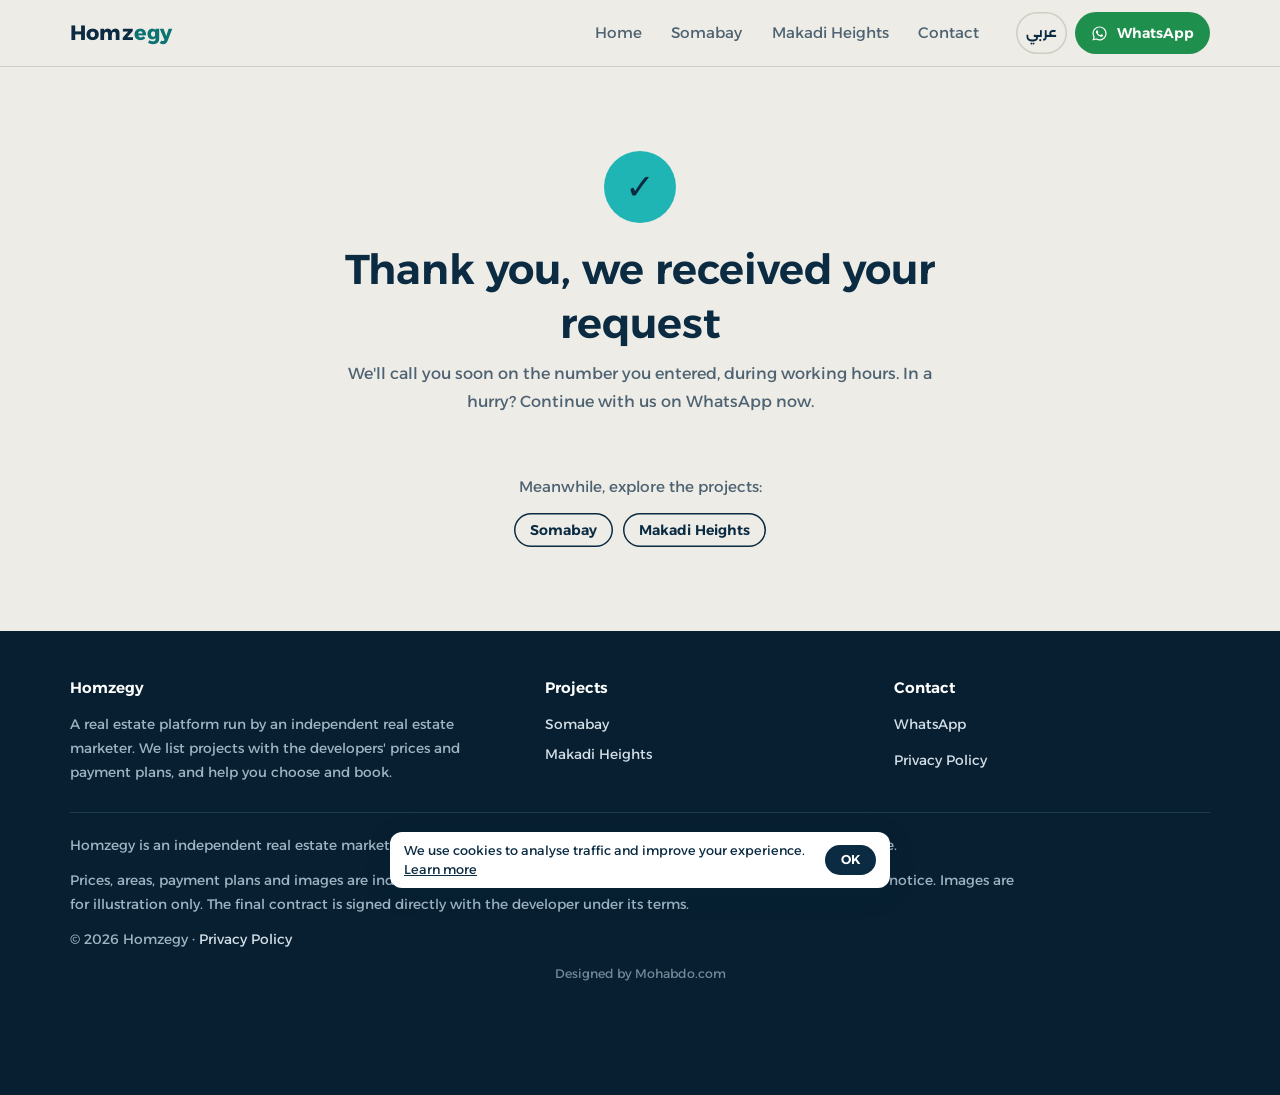
<file: en/thank-you/index.html>
<!doctype html>
<html lang="en" dir="ltr">
<head>
<meta charset="utf-8">
<!-- Consent Mode v2: denied by default in EEA/UK/CH (until the visitor accepts), granted elsewhere -->
<script>window.dataLayer=window.dataLayer||[];function gtag(){dataLayer.push(arguments);}
var hzD={ad_storage:'denied',ad_user_data:'denied',ad_personalization:'denied',analytics_storage:'denied'},hzG={ad_storage:'granted',ad_user_data:'granted',ad_personalization:'granted',analytics_storage:'granted'};
gtag('consent','default',Object.assign({region:["AT", "BE", "BG", "HR", "CY", "CZ", "DK", "EE", "FI", "FR", "DE", "GR", "HU", "IE", "IT", "LV", "LT", "LU", "MT", "NL", "PL", "PT", "RO", "SK", "SI", "ES", "SE", "IS", "LI", "NO", "GB", "CH"],wait_for_update:500},hzD));
gtag('consent','default',hzG);
try{var hzC=localStorage.getItem('hz_consent');if(hzC)gtag('consent','update',hzC==='granted'?hzG:hzD);}catch(e){}</script>
<!-- Google Tag Manager -->
<script>(function(w,d,s,l,i){w[l]=w[l]||[];w[l].push({'gtm.start':
new Date().getTime(),event:'gtm.js'});var f=d.getElementsByTagName(s)[0],
j=d.createElement(s),dl=l!='dataLayer'?'&l='+l:'';j.async=true;j.src=
'https://www.googletagmanager.com/gtm.js?id='+i+dl;f.parentNode.insertBefore(j,f);
})(window,document,'script','dataLayer','GTM-5B2ZWT3M');</script>
<!-- End Google Tag Manager -->
<meta name="viewport" content="width=device-width, initial-scale=1">
<title>Thank you, we received your request | Homzegy</title>
<meta name="description" content="Thank you for contacting Homzegy.">
<link rel="canonical" href="https://homzegy.com/en/thank-you/">
<meta name="robots" content="noindex,nofollow">
<meta name="theme-color" content="#0A2B42">
<meta property="og:type" content="website">
<meta property="og:site_name" content="Homzegy">
<meta property="og:locale" content="en_US">
<meta property="og:locale:alternate" content="ar_EG">
<meta property="og:title" content="Thank you, we received your request | Homzegy">
<meta property="og:description" content="Thank you for contacting Homzegy.">
<meta property="og:url" content="https://homzegy.com/en/thank-you/">
<meta property="og:image" content="https://homzegy.com/assets/img/brand/og-home.jpg">
<meta property="og:image:width" content="1200">
<meta property="og:image:height" content="630">
<meta name="twitter:card" content="summary_large_image">
<link rel="icon" href="/assets/img/brand/favicon.svg" type="image/svg+xml">
<link rel="apple-touch-icon" href="/assets/img/brand/apple-touch-icon.png">
<link rel="preconnect" href="https://fonts.googleapis.com">
<link rel="preconnect" href="https://fonts.gstatic.com" crossorigin>
<link href="https://fonts.googleapis.com/css2?family=Alexandria:wght@300;400;500;600;700&display=swap" rel="stylesheet">
<link rel="stylesheet" href="/assets/css/style.css?v=32">

</head>
<body data-project="Homzegy" data-page="thank-you" data-wa-default="Hello, I just submitted my details on the website.">
<!-- Google Tag Manager (noscript) -->
<noscript><iframe src="https://www.googletagmanager.com/ns.html?id=GTM-5B2ZWT3M"
height="0" width="0" style="display:none;visibility:hidden"></iframe></noscript>
<!-- End Google Tag Manager (noscript) -->
<a class="sr-only" href="#main">Skip to content</a>
<header class="top">
  <div class="wrap">
    <a class="brand" href="/en/" aria-label="Homzegy home">Homz<span>egy</span></a>
    <nav class="nav" aria-label="Main menu"><a href="/en/">Home</a><a href="/en/somabay/">Somabay</a><a href="/en/makadi-heights/">Makadi Heights</a><a href="/en/#contact">Contact</a></nav>
    <div class="top-actions">
      <a class="lang-sw" href="/thank-you/" hreflang="ar" lang="ar" data-lang-switch>عربي</a>
      <a class="btn btn-ghost btn-sm" href="tel:" data-call data-loc="header"><svg viewBox="0 0 24 24" aria-hidden="true" fill="none" stroke="currentColor" stroke-width="2" stroke-linecap="round" stroke-linejoin="round"><path d="M22 16.92v3a2 2 0 0 1-2.18 2 19.8 19.8 0 0 1-8.63-3.07 19.5 19.5 0 0 1-6-6A19.8 19.8 0 0 1 2.12 4.18 2 2 0 0 1 4.11 2h3a2 2 0 0 1 2 1.72c.13.96.36 1.9.7 2.81a2 2 0 0 1-.45 2.11L8.09 9.91a16 16 0 0 0 6 6l1.27-1.27a2 2 0 0 1 2.11-.45c.91.34 1.85.57 2.81.7A2 2 0 0 1 22 16.92Z"/></svg><span>Call</span></a>
      <a class="btn btn-wa btn-sm" href="https://wa.me/" data-wa data-loc="header"><svg viewBox="0 0 24 24" aria-hidden="true" fill="currentColor"><path d="M19.05 4.91A9.82 9.82 0 0 0 12.04 2C6.58 2 2.13 6.45 2.13 11.91c0 1.75.46 3.45 1.32 4.95L2.05 22l5.25-1.38a9.9 9.9 0 0 0 4.74 1.21c5.46 0 9.91-4.45 9.91-9.91 0-2.65-1.03-5.14-2.9-7.01Zm-7.01 15.24a8.2 8.2 0 0 1-4.19-1.15l-.3-.18-3.12.82.83-3.04-.2-.31a8.19 8.19 0 0 1-1.26-4.38c0-4.54 3.7-8.23 8.24-8.23 2.2 0 4.27.86 5.82 2.42a8.18 8.18 0 0 1 2.41 5.82c0 4.54-3.69 8.23-8.23 8.23Zm4.52-6.16c-.25-.12-1.47-.72-1.69-.81-.23-.08-.39-.12-.56.13-.17.25-.64.81-.78.97-.14.17-.29.19-.54.06-.25-.12-1.05-.39-1.99-1.23-.74-.66-1.23-1.47-1.38-1.72-.14-.25-.02-.38.11-.51.11-.11.25-.29.37-.43.13-.15.17-.25.25-.42.08-.17.04-.31-.02-.43-.06-.13-.56-1.34-.76-1.84-.2-.48-.41-.42-.56-.43h-.48c-.17 0-.43.06-.66.31-.22.25-.86.85-.86 2.07 0 1.22.89 2.4 1.01 2.56.12.17 1.75 2.67 4.23 3.74.59.26 1.05.41 1.41.52.59.19 1.13.16 1.56.1.48-.07 1.47-.6 1.67-1.18.21-.58.21-1.07.14-1.18-.06-.1-.22-.16-.47-.28Z"/></svg><span>WhatsApp</span></a>
      <details class="menu"><summary aria-label="Menu"><svg viewBox="0 0 24 24" aria-hidden="true" fill="none" stroke="currentColor" stroke-width="2" stroke-linecap="round"><path d="M4 7h16M4 12h16M4 17h16"/></svg></summary><nav class="menu-panel" aria-label="Menu"><a href="/en/">Home</a><a href="/en/somabay/">Somabay</a><a href="/en/makadi-heights/">Makadi Heights</a><a href="/en/#contact">Contact</a><a href="/en/privacy-policy/">Privacy Policy</a></nav></details>
    </div>
  </div>
</header>
<main id="main">
<section class="block ty">
  <div class="wrap ty-box">
    <div class="ty-icon" aria-hidden="true">✓</div>
    <h1 data-ty-title>Thank you, we received your request</h1>
    <p class="lead" data-ty-text>We'll call you soon on the number you entered, during working hours. In a hurry? Continue with us on WhatsApp now.</p>
    <div class="cta-row ty-cta">
      <a class="btn btn-wa" href="https://wa.me/" data-wa data-loc="thank_you" data-wa-after><svg viewBox="0 0 24 24" aria-hidden="true" fill="currentColor"><path d="M19.05 4.91A9.82 9.82 0 0 0 12.04 2C6.58 2 2.13 6.45 2.13 11.91c0 1.75.46 3.45 1.32 4.95L2.05 22l5.25-1.38a9.9 9.9 0 0 0 4.74 1.21c5.46 0 9.91-4.45 9.91-9.91 0-2.65-1.03-5.14-2.9-7.01Zm-7.01 15.24a8.2 8.2 0 0 1-4.19-1.15l-.3-.18-3.12.82.83-3.04-.2-.31a8.19 8.19 0 0 1-1.26-4.38c0-4.54 3.7-8.23 8.24-8.23 2.2 0 4.27.86 5.82 2.42a8.18 8.18 0 0 1 2.41 5.82c0 4.54-3.69 8.23-8.23 8.23Zm4.52-6.16c-.25-.12-1.47-.72-1.69-.81-.23-.08-.39-.12-.56.13-.17.25-.64.81-.78.97-.14.17-.29.19-.54.06-.25-.12-1.05-.39-1.99-1.23-.74-.66-1.23-1.47-1.38-1.72-.14-.25-.02-.38.11-.51.11-.11.25-.29.37-.43.13-.15.17-.25.25-.42.08-.17.04-.31-.02-.43-.06-.13-.56-1.34-.76-1.84-.2-.48-.41-.42-.56-.43h-.48c-.17 0-.43.06-.66.31-.22.25-.86.85-.86 2.07 0 1.22.89 2.4 1.01 2.56.12.17 1.75 2.67 4.23 3.74.59.26 1.05.41 1.41.52.59.19 1.13.16 1.56.1.48-.07 1.47-.6 1.67-1.18.21-.58.21-1.07.14-1.18-.06-.1-.22-.16-.47-.28Z"/></svg><span>Continue on WhatsApp</span></a>
      <a class="btn btn-ghost" href="tel:" data-call data-loc="thank_you"><svg viewBox="0 0 24 24" aria-hidden="true" fill="none" stroke="currentColor" stroke-width="2" stroke-linecap="round" stroke-linejoin="round"><path d="M22 16.92v3a2 2 0 0 1-2.18 2 19.8 19.8 0 0 1-8.63-3.07 19.5 19.5 0 0 1-6-6A19.8 19.8 0 0 1 2.12 4.18 2 2 0 0 1 4.11 2h3a2 2 0 0 1 2 1.72c.13.96.36 1.9.7 2.81a2 2 0 0 1-.45 2.11L8.09 9.91a16 16 0 0 0 6 6l1.27-1.27a2 2 0 0 1 2.11-.45c.91.34 1.85.57 2.81.7A2 2 0 0 1 22 16.92Z"/></svg><span>Call us</span></a>
    </div>
    <p class="ty-more">Meanwhile, explore the projects:</p>
    <div class="cta-row ty-links"><a class="btn btn-ghost btn-sm" href="/en/somabay/">Somabay</a><a class="btn btn-ghost btn-sm" href="/en/makadi-heights/">Makadi Heights</a></div>
  </div>
</section>
</main>
<footer>
  <div class="wrap">
    <div class="foot-grid">
      <div>
        <h4>Homzegy</h4>
        <p>A real estate platform run by an independent real estate marketer. We list projects with the developers' prices and payment plans, and help you choose and book.</p>
      </div>
      <div>
        <h4>Projects</h4>
        <ul><li><a href="/en/somabay/">Somabay</a></li><li><a href="/en/makadi-heights/">Makadi Heights</a></li></ul>
      </div>
      <div>
        <h4>Contact</h4>
        <ul>
          <li><a href="https://wa.me/" data-wa data-loc="footer">WhatsApp</a></li>
          <li><a href="tel:" data-call data-loc="footer">Call</a></li>
          <li><a href="/en/privacy-policy/">Privacy Policy</a></li>
        </ul>
      </div>
    </div>
    <div class="legal-note">
      <p>Homzegy is an independent real estate marketing platform and is not the developer of any project listed on this website. </p>
      <p>Prices, areas, payment plans and images are indicative, taken from developers' materials, and may change without prior notice. Images are for illustration only. The final contract is signed directly with the developer under its terms.</p>
      <p>© <span data-year>2026</span> Homzegy · <a href="/en/privacy-policy/">Privacy Policy</a></p>
      <p class="credit" dir="ltr">Designed by <a href="https://mohabdo.com" target="_blank" rel="noopener">Mohabdo.com</a></p>
    </div>
  </div>
</footer>
<nav class="mbar" aria-label="Quick contact">
  <a class="btn btn-light" href="tel:" data-call data-loc="sticky_bar"><svg viewBox="0 0 24 24" aria-hidden="true" fill="none" stroke="currentColor" stroke-width="2" stroke-linecap="round" stroke-linejoin="round"><path d="M22 16.92v3a2 2 0 0 1-2.18 2 19.8 19.8 0 0 1-8.63-3.07 19.5 19.5 0 0 1-6-6A19.8 19.8 0 0 1 2.12 4.18 2 2 0 0 1 4.11 2h3a2 2 0 0 1 2 1.72c.13.96.36 1.9.7 2.81a2 2 0 0 1-.45 2.11L8.09 9.91a16 16 0 0 0 6 6l1.27-1.27a2 2 0 0 1 2.11-.45c.91.34 1.85.57 2.81.7A2 2 0 0 1 22 16.92Z"/></svg><span>Call</span></a>
  <a class="btn btn-wa" href="https://wa.me/" data-wa data-loc="sticky_bar"><svg viewBox="0 0 24 24" aria-hidden="true" fill="currentColor"><path d="M19.05 4.91A9.82 9.82 0 0 0 12.04 2C6.58 2 2.13 6.45 2.13 11.91c0 1.75.46 3.45 1.32 4.95L2.05 22l5.25-1.38a9.9 9.9 0 0 0 4.74 1.21c5.46 0 9.91-4.45 9.91-9.91 0-2.65-1.03-5.14-2.9-7.01Zm-7.01 15.24a8.2 8.2 0 0 1-4.19-1.15l-.3-.18-3.12.82.83-3.04-.2-.31a8.19 8.19 0 0 1-1.26-4.38c0-4.54 3.7-8.23 8.24-8.23 2.2 0 4.27.86 5.82 2.42a8.18 8.18 0 0 1 2.41 5.82c0 4.54-3.69 8.23-8.23 8.23Zm4.52-6.16c-.25-.12-1.47-.72-1.69-.81-.23-.08-.39-.12-.56.13-.17.25-.64.81-.78.97-.14.17-.29.19-.54.06-.25-.12-1.05-.39-1.99-1.23-.74-.66-1.23-1.47-1.38-1.72-.14-.25-.02-.38.11-.51.11-.11.25-.29.37-.43.13-.15.17-.25.25-.42.08-.17.04-.31-.02-.43-.06-.13-.56-1.34-.76-1.84-.2-.48-.41-.42-.56-.43h-.48c-.17 0-.43.06-.66.31-.22.25-.86.85-.86 2.07 0 1.22.89 2.4 1.01 2.56.12.17 1.75 2.67 4.23 3.74.59.26 1.05.41 1.41.52.59.19 1.13.16 1.56.1.48-.07 1.47-.6 1.67-1.18.21-.58.21-1.07.14-1.18-.06-.1-.22-.16-.47-.28Z"/></svg><span>WhatsApp us</span></a>
</nav>
<div class="wag" id="wa-gate" hidden>
  <div class="wag-back" data-wag-close></div>
  <div class="wag-box" role="dialog" aria-modal="true" aria-labelledby="wag-t">
    <button type="button" class="wag-x" data-wag-close aria-label="Close">×</button>
    <form data-wag-form novalidate>
      <div class="wag-ic" data-ic-wa><svg viewBox="0 0 24 24" aria-hidden="true" fill="currentColor"><path d="M19.05 4.91A9.82 9.82 0 0 0 12.04 2C6.58 2 2.13 6.45 2.13 11.91c0 1.75.46 3.45 1.32 4.95L2.05 22l5.25-1.38a9.9 9.9 0 0 0 4.74 1.21c5.46 0 9.91-4.45 9.91-9.91 0-2.65-1.03-5.14-2.9-7.01Zm-7.01 15.24a8.2 8.2 0 0 1-4.19-1.15l-.3-.18-3.12.82.83-3.04-.2-.31a8.19 8.19 0 0 1-1.26-4.38c0-4.54 3.7-8.23 8.24-8.23 2.2 0 4.27.86 5.82 2.42a8.18 8.18 0 0 1 2.41 5.82c0 4.54-3.69 8.23-8.23 8.23Zm4.52-6.16c-.25-.12-1.47-.72-1.69-.81-.23-.08-.39-.12-.56.13-.17.25-.64.81-.78.97-.14.17-.29.19-.54.06-.25-.12-1.05-.39-1.99-1.23-.74-.66-1.23-1.47-1.38-1.72-.14-.25-.02-.38.11-.51.11-.11.25-.29.37-.43.13-.15.17-.25.25-.42.08-.17.04-.31-.02-.43-.06-.13-.56-1.34-.76-1.84-.2-.48-.41-.42-.56-.43h-.48c-.17 0-.43.06-.66.31-.22.25-.86.85-.86 2.07 0 1.22.89 2.4 1.01 2.56.12.17 1.75 2.67 4.23 3.74.59.26 1.05.41 1.41.52.59.19 1.13.16 1.56.1.48-.07 1.47-.6 1.67-1.18.21-.58.21-1.07.14-1.18-.06-.1-.22-.16-.47-.28Z"/></svg></div><div class="wag-ic wag-ic-form" data-ic-form hidden><svg viewBox="0 0 24 24" aria-hidden="true" fill="none" stroke="currentColor" stroke-width="2" stroke-linecap="round" stroke-linejoin="round"><path d="M4 20h4L19 9l-4-4L4 16v4Z"/><path d="M13.5 6.5l4 4"/></svg></div>
      <h3 id="wag-t">More details on WhatsApp</h3>
      <p class="wag-ctx" data-wag-ctx hidden></p>
      <p class="wag-sub">Enter your name and number and we'll take you to WhatsApp right away.</p>
      <div class="fields">
        <div data-field><label for="g-name">Name</label><input id="g-name" name="name" autocomplete="name" required placeholder="Your name"><div class="err" aria-live="polite"></div></div>
        <div data-field><label for="g-phone">Mobile number</label><div class="phone-in" dir="ltr"><div class="cc" data-cc><button type="button" class="cc-btn" aria-haspopup="listbox" aria-expanded="false" aria-label="Country code"><span class="cc-flag">🇪🇬</span><span class="cc-dial">+20</span><svg viewBox="0 0 24 24" aria-hidden="true" fill="none" stroke="currentColor" stroke-width="2.4" stroke-linecap="round" stroke-linejoin="round"><path d="m6 9 6 6 6-6"/></svg></button><input type="hidden" name="cc" value="+20"><div class="cc-pop" hidden><input class="cc-q" type="search" autocomplete="off" placeholder="Search country or code" aria-label="Search country or code" dir="auto"><ul class="cc-list" role="listbox" aria-label="Country code"></ul></div></div><input id="g-phone" name="phone" type="tel" inputmode="tel" autocomplete="tel-national" required placeholder="Mobile number"></div><div class="err" aria-live="polite"></div></div>
        <div data-field data-email hidden><label for="g-email">Email <small>(optional)</small></label><input id="g-email" name="email" type="email" inputmode="email" autocomplete="email" dir="ltr" placeholder="name@email.com"><div class="err" aria-live="polite"></div></div>
        <div class="hp" aria-hidden="true"><label for="g-web">Website</label><input id="g-web" name="website" tabindex="-1" autocomplete="off"></div>
      </div>
      <button class="btn btn-wa wag-go" type="submit" data-mode="wa"><svg viewBox="0 0 24 24" aria-hidden="true" fill="currentColor"><path d="M19.05 4.91A9.82 9.82 0 0 0 12.04 2C6.58 2 2.13 6.45 2.13 11.91c0 1.75.46 3.45 1.32 4.95L2.05 22l5.25-1.38a9.9 9.9 0 0 0 4.74 1.21c5.46 0 9.91-4.45 9.91-9.91 0-2.65-1.03-5.14-2.9-7.01Zm-7.01 15.24a8.2 8.2 0 0 1-4.19-1.15l-.3-.18-3.12.82.83-3.04-.2-.31a8.19 8.19 0 0 1-1.26-4.38c0-4.54 3.7-8.23 8.24-8.23 2.2 0 4.27.86 5.82 2.42a8.18 8.18 0 0 1 2.41 5.82c0 4.54-3.69 8.23-8.23 8.23Zm4.52-6.16c-.25-.12-1.47-.72-1.69-.81-.23-.08-.39-.12-.56.13-.17.25-.64.81-.78.97-.14.17-.29.19-.54.06-.25-.12-1.05-.39-1.99-1.23-.74-.66-1.23-1.47-1.38-1.72-.14-.25-.02-.38.11-.51.11-.11.25-.29.37-.43.13-.15.17-.25.25-.42.08-.17.04-.31-.02-.43-.06-.13-.56-1.34-.76-1.84-.2-.48-.41-.42-.56-.43h-.48c-.17 0-.43.06-.66.31-.22.25-.86.85-.86 2.07 0 1.22.89 2.4 1.01 2.56.12.17 1.75 2.67 4.23 3.74.59.26 1.05.41 1.41.52.59.19 1.13.16 1.56.1.48-.07 1.47-.6 1.67-1.18.21-.58.21-1.07.14-1.18-.06-.1-.22-.16-.47-.28Z"/></svg><span>Continue on WhatsApp</span></button>
      <button class="wag-alt" type="button" data-wag-switch>Don't use WhatsApp? Request a call back instead</button>
      <button class="btn btn-coral wag-send" type="submit" data-mode="form" hidden>Send my details</button>
      <p class="consent">By submitting, you agree that we may contact you about your request. <a href="/en/privacy-policy/">Privacy Policy</a></p>
    </form>
  </div>
</div>
<div class="cookie" id="cookie" role="region" aria-label="Cookies">
  <span>We use cookies to analyse traffic and improve your experience. <a href="/en/privacy-policy/">Learn more</a></span>
  <button type="button" class="ck-no" data-ck-no hidden>Decline</button><button type="button" data-ck-ok>OK</button>
</div>
<script src="/assets/js/main.js?v=32" defer></script>
</body>
</html>
</file>
<file: assets/css/style.css>
/* Homzegy — shared styles
   Palette: Abyss Navy #0A2B42 · Reef Teal #1FB5B5 · Coral #E3734F · Sand #E1DFD6 */
:root{
  --navy:#0A2B42; --navy-2:#071F30; --navy-3:#0F3654;
  --teal:#1FB5B5; --teal-ink:#0C7373;
  --coral:#E3734F; --coral-btn:#C2552F; --coral-btn-h:#A9461F;
  --wa:#1F8F4E; --wa-h:#187540;
  --sand:#E1DFD6; --sand-2:#EEECE6; --white:#fff;
  --ink:#0A2B42; --muted:#4D6272; --line:#CFCCC1; --line-2:#ECEAE3;
  --r-lg:28px; --r:14px; --r-sm:8px;
  --wrap:1180px;
}
*{box-sizing:border-box;margin:0;padding:0}
html{scroll-behavior:smooth;-webkit-text-size-adjust:100%}
body{font-family:"Alexandria",system-ui,-apple-system,"Segoe UI",Tahoma,sans-serif;color:var(--ink);background:var(--sand-2);line-height:1.75;font-size:16px;-webkit-font-smoothing:antialiased}
img{max-width:100%;display:block;height:auto}
a{color:inherit}
:focus-visible{outline:3px solid var(--teal);outline-offset:3px;border-radius:4px}
[hidden]{display:none!important}
a.sr-only:focus{position:fixed;top:8px;right:8px;width:auto;height:auto;clip:auto;z-index:100;background:#fff;padding:.6rem 1rem;border-radius:8px}
.sr-only{position:absolute;width:1px;height:1px;overflow:hidden;clip:rect(0 0 0 0);white-space:nowrap}
.wrap{max-width:var(--wrap);margin-inline:auto;padding-inline:20px}
h1,h2,h3{line-height:1.3;font-weight:600}
h2{font-size:clamp(1.55rem,3.1vw,2.25rem);margin-bottom:.6rem}
.lead{color:var(--muted);max-width:62ch}
.num{font-feature-settings:"tnum"}
.ltr{direction:ltr;unicode-bidi:isolate;display:inline-block}
section.block{padding:84px 0}
.bg-white{background:var(--white)}
.bg-sand{background:var(--sand)}

/* ---------- buttons ---------- */
.btn{display:inline-flex;align-items:center;justify-content:center;gap:.55rem;font:inherit;font-weight:600;font-size:1rem;line-height:1.2;border:0;border-radius:999px;padding:.9rem 1.6rem;cursor:pointer;text-decoration:none;transition:background .2s,color .2s;white-space:nowrap}
.btn svg{width:20px;height:20px;flex:0 0 auto}
.btn-wa{background:var(--wa);color:#fff}
.btn-wa:hover{background:var(--wa-h)}
.btn-coral{background:var(--coral-btn);color:#fff}
.btn-coral:hover{background:var(--coral-btn-h)}
.btn-ghost{background:transparent;color:var(--navy);box-shadow:inset 0 0 0 1.5px var(--navy)}
.btn-ghost:hover{background:var(--navy);color:#fff}
.btn-light{background:transparent;color:#fff;box-shadow:inset 0 0 0 1.5px rgba(255,255,255,.75)}
.btn-light:hover{background:#fff;color:var(--navy)}
.btn-sm{padding:.55rem 1rem;font-size:.88rem}
.btn-sm svg{width:17px;height:17px}
.cta-row{display:flex;flex-wrap:wrap;gap:10px;align-items:center}
.cta-row .link{font-size:.92rem;color:var(--muted);text-underline-offset:4px}

/* ---------- header ---------- */
.top{position:sticky;top:0;z-index:40;transition:transform .25s ease;background:rgba(238,236,230,.94);backdrop-filter:blur(8px);-webkit-backdrop-filter:blur(8px);border-bottom:1px solid var(--line)}
.top .wrap{display:flex;align-items:center;gap:24px;height:66px}
.brand{font-weight:700;font-size:1.3rem;text-decoration:none;letter-spacing:.2px;direction:ltr}
.brand span{color:var(--teal-ink)}
.nav{display:flex;gap:4px;margin-inline-start:auto}
.nav a{text-decoration:none;font-size:.95rem;padding:.4rem .8rem;border-radius:999px;color:var(--muted)}
.nav a:hover{color:var(--navy);background:var(--sand)}
.nav a[aria-current="page"]{color:var(--navy);background:var(--sand);font-weight:600}
.top-actions{display:flex;gap:8px}
.menu{display:none;position:relative}
.menu summary{list-style:none;cursor:pointer;width:42px;height:42px;border-radius:50%;display:grid;place-items:center;box-shadow:inset 0 0 0 1.5px var(--navy)}
.menu summary::-webkit-details-marker{display:none}
.menu summary svg{width:20px;height:20px}
.menu-panel{position:fixed;left:0;right:0;top:60px;background:#fff;border-radius:0 0 18px 18px;box-shadow:0 18px 32px rgba(10,43,66,.18);padding:6px 16px 14px;display:grid;z-index:45}
.menu-panel a{padding:.9rem 4px;text-decoration:none;font-size:1.05rem;border-bottom:1px solid var(--line-2)}
.menu-panel a:last-child{border-bottom:0;color:var(--muted);font-size:.92rem}
.menu-panel a[aria-current="page"]{color:var(--teal-ink);font-weight:600}
.menu[open] summary{background:var(--navy);color:#fff}
.menu-panel a:hover{background:var(--sand-2)}

/* ---------- hero ---------- */
.hero{padding:44px 0 68px}
.hero-grid{display:grid;grid-template-columns:1.05fr .95fr;gap:48px;align-items:center}
.eyebrow-dev{color:var(--teal-ink);font-weight:500;font-size:.95rem;margin-bottom:.4rem}
.hero h1{font-size:clamp(2rem,4.4vw,3.3rem);font-weight:700;letter-spacing:-.3px;margin-bottom:1rem}
.hero .sub{font-size:1.1rem;color:var(--muted);max-width:48ch}
.offer{display:grid;grid-template-columns:repeat(3,minmax(0,1fr));gap:10px;margin:1.5rem 0 1.6rem;max-width:520px}
.offer div{background:var(--white);border-radius:var(--r);padding:.85rem 1rem}
.offer b{display:block;font-size:1.4rem;font-weight:700}
.offer small{color:var(--muted);font-size:.84rem}
.hero-media{position:relative;min-height:560px;border-radius:var(--r) var(--r) var(--r) 220px;overflow:hidden;background:var(--sand)}
.hero-media img{position:absolute;inset:0;width:100%;height:100%;object-fit:cover}
.hero-media figcaption{position:absolute;bottom:18px;right:20px;color:#fff;font-size:.85rem;text-shadow:0 1px 8px rgba(0,0,0,.55);direction:ltr}
.hero-media.arch{border-radius:999px 999px var(--r) var(--r)}
.hero-media.arch figcaption{right:50%;transform:translateX(50%);white-space:nowrap}
.trust{margin-top:1.1rem;font-size:.86rem;color:var(--muted)}

/* ---------- facts band ---------- */
.facts{background:var(--navy);color:#fff;padding:40px 0}
.facts ul{list-style:none;display:grid;grid-template-columns:repeat(4,1fr)}
.facts li{text-align:center;padding:6px 16px;border-inline-start:1px solid rgba(255,255,255,.14)}
.facts li:first-child{border-inline-start:0}
.facts li b{display:block;font-weight:700;color:var(--teal);line-height:1.2}
.facts li b .num{font-size:clamp(2rem,3.6vw,2.8rem)}
.facts li b small{font-size:1rem;font-weight:500;color:#fff;margin-inline-start:2px}
.facts li>span{display:block;font-size:.9rem;color:#B9CAD6;margin-top:4px}

/* section progress nav */
html{scroll-padding-top:130px}
.secnav{position:sticky;top:66px;z-index:35;background:rgba(255,255,255,.96);backdrop-filter:blur(8px);-webkit-backdrop-filter:blur(8px);border-bottom:1px solid var(--line-2)}
.secnav ol{list-style:none;display:flex;gap:4px;overflow-x:auto;scrollbar-width:none;padding:8px 0}
.secnav ol::-webkit-scrollbar{display:none}
.secnav a{display:block;white-space:nowrap;text-decoration:none;font-size:.9rem;color:var(--muted);padding:.45rem .9rem;border-radius:999px;transition:background .2s,color .2s}
.secnav a:hover{color:var(--navy);background:var(--sand-2)}
.secnav a[aria-current="true"]{background:var(--navy);color:#fff}
.secnav-bar{height:3px;background:var(--line-2)}
.secnav-bar span{display:block;height:100%;width:0;background:var(--teal);margin-inline-start:0;transition:width .15s linear}

/* privacy toc */
.legal .updated{color:var(--muted);margin-bottom:1.4rem}
.toc{background:#fff;border-radius:var(--r);padding:20px 24px;margin-bottom:1rem}
.toc b{display:block;margin-bottom:.4rem}
.toc ol{padding-inline-start:1.3rem;columns:2;column-gap:32px}
.toc li{margin-bottom:.2rem}
.toc a{color:var(--teal-ink)}
.legal section{scroll-margin-top:90px}

/* ---------- tabs & phase cards ---------- */
.grid{display:grid;grid-template-columns:repeat(3,1fr);gap:22px}
.card{background:var(--white);border-radius:var(--r);overflow:hidden;display:flex;flex-direction:column}
.card .ph{aspect-ratio:16/10;background:var(--sand);overflow:hidden}
.card .ph img{width:100%;height:100%;object-fit:cover}
.card .body{padding:18px 20px 20px;display:flex;flex-direction:column;flex:1}
.card h3{font-size:1.25rem;direction:ltr;text-align:right}
.card .meta{color:var(--muted);font-size:.85rem;margin:.15rem 0 .7rem}
.card p.blurb{font-size:.95rem;color:#2D4354;margin-bottom:1rem}
.card .from{margin-top:auto;border-top:1px solid var(--line-2);padding-top:12px}
.card .from small{display:block;font-size:.78rem;color:var(--muted)}
.card .from b{font-size:1.35rem;font-weight:700}
.card .cta-row{margin-top:14px}
.card .cta-row .btn{flex:1}

/* ---------- payment plans ---------- */
.plans{display:grid;grid-template-columns:repeat(3,1fr);gap:14px;margin-top:1.6rem}
.plans.four{grid-template-columns:repeat(4,1fr)}
.plan-box{background:var(--white);border-radius:var(--r);padding:20px}
.plan-box b{font-size:1.9rem;display:block;font-weight:700}
.plan-box span{font-size:.92rem}
.plan-box.feature{background:var(--navy);color:#fff}
.plan-box.feature b{color:var(--teal)}
.plan-box.coral{background:var(--coral);color:var(--navy-2)}
.pay-foot{display:flex;flex-wrap:wrap;gap:16px;align-items:center;justify-content:space-between;margin-top:1.4rem}
.pay-foot p{color:var(--muted);font-size:.95rem}

/* ---------- price list ---------- */
.price-tools{display:flex;flex-wrap:wrap;gap:10px;align-items:center;margin:1.4rem 0 1rem}
.price-tools select{font:inherit;padding:.6rem 1rem;border-radius:var(--r-sm);border:1.5px solid var(--line);background:#fff;color:var(--ink)}
.plist{background:#fff;border-radius:var(--r);overflow:hidden}
.plist table{width:100%;border-collapse:collapse;font-size:.94rem}
.plist th,.plist td{padding:.8rem 1rem;text-align:right;border-bottom:1px solid var(--line-2);vertical-align:middle}
.plist thead th{background:var(--navy);color:#fff;font-weight:500;font-size:.86rem}
.plist tbody tr:hover{background:#F7F6F2}
.plist .u-type{direction:ltr;unicode-bidi:isolate;font-weight:500}
.plist .u-sub{display:none;color:var(--muted);font-size:.8rem}
.plist .u-cat{display:block;font-weight:600;font-size:1rem}
.plist .u-cat small{display:block;font-weight:400;font-size:.85rem;color:var(--muted)}
.plist .u-cat + .u-phase{display:block;margin-top:2px;direction:rtl}
.plist .u-phase{direction:ltr;unicode-bidi:isolate;color:var(--muted);font-size:.88rem}
.plist .u-price{font-weight:700;white-space:nowrap}
.plist .u-price small{font-weight:400;color:var(--muted);font-size:.78rem}
.plist td.u-cta{text-align:left;width:1%}
.plist .btn{padding:.5rem .95rem;font-size:.86rem}
.more{margin-top:12px}
.disclaimer{display:flex;gap:12px;align-items:flex-start;background:#FBF1EC;border-radius:var(--r-sm);padding:14px 16px;margin-top:16px;font-size:.88rem;color:#5B3A2C}
.disclaimer svg{width:20px;height:20px;flex:0 0 auto;margin-top:3px;color:var(--coral-btn)}

/* ---------- phase blocks (single-developer pages) ---------- */
.phase{display:grid;grid-template-columns:1fr 1.15fr;grid-template-areas:"info media" "units units";background:#fff;border-radius:var(--r);overflow:hidden;margin-top:28px}
.phase.flip{grid-template-columns:1.15fr 1fr;grid-template-areas:"media info" "units units"}
.phase-media{grid-area:media;min-height:360px;position:relative;background:var(--sand)}
.phase-media img{position:absolute;inset:0;width:100%;height:100%;object-fit:cover}
.phase-info{grid-area:info;padding:30px 32px;display:flex;flex-direction:column;align-items:flex-start}
.phase-info h3{font-size:1.7rem;direction:ltr}
.phase-info p{color:#2D4354;margin:.6rem 0 1rem;max-width:48ch}
.tags{display:flex;flex-wrap:wrap;gap:6px;margin-top:.5rem}
.tags span{font-size:.8rem;background:var(--sand-2);border-radius:6px;padding:.2rem .6rem}
.phase-from{margin-bottom:1rem}
.phase-from small{color:var(--muted)}
.phase-from b{font-size:1.8rem;font-weight:700;color:var(--teal-ink);margin-inline:4px}
.phase .units{grid-area:units;border-top:1px solid var(--line-2)}
.phase .plist{border-radius:0}
.phase .units .more{margin:12px 16px 18px}
.phase .plist thead th{background:var(--sand-2);color:var(--navy);font-weight:600}

/* early delivery */
.ready-grid{display:grid;grid-template-columns:repeat(3,1fr);gap:20px;margin-top:1.8rem}
.ready{background:#fff;border-radius:var(--r);padding:24px;display:flex;flex-direction:column;border-top:5px solid var(--teal)}
.ready h3{font-size:1.4rem;direction:ltr;text-align:right}
.r-plan{font-weight:600;color:var(--teal-ink);margin-top:.3rem}
.r-pay{font-size:.9rem;color:var(--muted);margin-bottom:1rem}
.ready ul{list-style:none;margin-bottom:1.2rem}
.ready li{display:flex;justify-content:space-between;gap:12px;padding:.65rem 0;border-bottom:1px solid #EEECE6;font-size:.92rem}
.ready li .u-type{direction:ltr;unicode-bidi:isolate;font-weight:500}
.ready li small{display:block;color:var(--muted);font-size:.78rem}
.ready li b{white-space:nowrap}
.ready .btn{margin-top:auto;align-self:flex-start}

/* ---------- lifestyle mosaic ---------- */
.life-grid{display:grid;grid-template-columns:repeat(4,1fr);grid-auto-rows:220px;gap:14px;margin-top:2rem}
.tile{position:relative;border-radius:var(--r);overflow:hidden;background:var(--navy);margin:0}
.tile img{width:100%;height:100%;object-fit:cover}
.tile.tall{grid-row:span 2}
.tile.wide{grid-column:span 2}
.tile figcaption{position:absolute;inset:auto 0 0 0;padding:40px 16px 14px;color:#fff;background:linear-gradient(transparent,rgba(7,31,48,.85));font-size:.95rem}
.tile figcaption b{display:block;font-size:1.05rem}
.tile.text{background:var(--teal);color:var(--navy);padding:22px;display:flex;flex-direction:column;justify-content:flex-end}
.tile.text.navy{background:var(--navy);color:#fff}
.tile.text b{font-size:1.25rem}

/* gallery */
.gal-track{display:flex;gap:12px;overflow-x:auto;scroll-snap-type:x mandatory;padding:6px max(20px,calc((100vw - var(--wrap))/2 + 20px)) 14px;margin-top:1.2rem}
.gal-track img{height:360px;width:auto;flex:0 0 auto;border-radius:var(--r);scroll-snap-align:center;background:var(--sand)}

/* location */
.loc-grid{display:grid;grid-template-columns:1fr 1.2fr;gap:40px;align-items:center}
.dist{list-style:none;display:grid;grid-template-columns:repeat(3,1fr);gap:14px}
.dist li{background:#fff;border-radius:120px 120px var(--r) var(--r);text-align:center;padding:34px 12px 20px}
.dist b{font-size:2.4rem;font-weight:700;display:block;line-height:1}
.dist span{font-size:.85rem;color:var(--muted)}
.dist em{display:block;font-style:normal;font-weight:600;margin-top:.5rem}

/* ---------- FAQ ---------- */
.faq{max-width:840px;margin-top:1.4rem}
.faq details{background:#fff;border-radius:var(--r-sm);margin-bottom:10px}
.faq summary{cursor:pointer;padding:1rem 1.2rem;font-weight:600;list-style:none;display:flex;justify-content:space-between;gap:1rem}
.faq summary::-webkit-details-marker{display:none}
.faq summary::after{content:"+";font-size:1.3rem;line-height:1;color:var(--teal-ink)}
.faq details[open] summary::after{content:"−"}
.faq details p{padding:0 1.2rem 1.1rem;color:#2D4354}

/* ---------- lead section + form ---------- */
.lead-sec{background:var(--navy);color:#fff;padding:84px 0}
.lead-grid{display:grid;grid-template-columns:1fr 440px;gap:48px;align-items:center}
.lead-sec h2{color:#fff}
.lead-sec .lead{color:#B9CAD6;margin-bottom:1.4rem}
.form-card{background:var(--navy-3);color:#fff;border-radius:var(--r-lg);padding:26px}
.form-card h3{font-size:1.15rem;margin-bottom:.9rem}
.fields{display:grid;gap:12px}
.fields label{font-size:.85rem;color:#D3DEE6;display:block;margin-bottom:4px}
.fields input,.fields select{width:100%;font:inherit;font-size:1rem;padding:.8rem 1rem;border-radius:var(--r-sm);border:1.5px solid #2C4C63;background:#0B2E48;color:#fff}
.fields input::placeholder{color:#8AA3B5}
.fields input:focus,.fields select:focus{border-color:var(--teal);outline:none}
.fields input[type=tel]{direction:ltr;text-align:right}
.fields .err{color:#FFB59B;font-size:.82rem;min-height:1em;margin-top:3px}
.hp{position:absolute;width:1px;height:1px;overflow:hidden;clip:rect(0 0 0 0);opacity:0}
.form-card .btn{width:100%;margin-top:6px}
.consent{font-size:.78rem;color:#9FB4C3;margin-top:10px}
.consent a{color:#D3DEE6}

/* ---------- home specifics ---------- */
.proj-grid{display:grid;grid-template-columns:1fr 1fr;gap:22px;margin-top:2rem}
.proj-card{position:relative;border-radius:var(--r-lg);overflow:hidden;min-height:460px;display:flex;align-items:flex-end;color:#fff;text-decoration:none;background:var(--navy)}
.proj-card img{position:absolute;inset:0;width:100%;height:100%;object-fit:cover}
.proj-card .pc-body{position:relative;padding:28px;width:100%;background:linear-gradient(transparent,rgba(7,31,48,.92) 45%)}
.proj-card h3{font-size:1.9rem;direction:ltr;text-align:right}
.proj-card p{color:#D9E3EA;margin:.3rem 0 1rem;max-width:44ch}
.proj-card .pc-meta{display:flex;flex-wrap:wrap;gap:8px;margin-bottom:1rem}
.proj-card .pc-meta span{font-size:.82rem;background:rgba(255,255,255,.14);border-radius:6px;padding:.2rem .6rem}
.steps{list-style:none;display:grid;grid-template-columns:repeat(4,1fr);gap:18px;margin-top:2rem;counter-reset:s}
.steps li{background:#fff;border-radius:var(--r);padding:22px;counter-increment:s}
.steps li::before{content:counter(s);display:grid;place-items:center;width:38px;height:38px;border-radius:50%;background:var(--teal);color:var(--navy);font-weight:700;margin-bottom:12px}
.steps b{display:block;margin-bottom:.3rem}
.steps span{font-size:.92rem;color:var(--muted)}
.why{display:grid;grid-template-columns:repeat(3,1fr);gap:18px;margin-top:2rem}
.why div{border-top:3px solid var(--teal);padding-top:16px}
.why b{display:block;font-size:1.1rem;margin-bottom:.3rem}
.why p{color:var(--muted);font-size:.95rem}

/* ---------- legal page ---------- */
.legal{max-width:800px}
.legal h1{font-size:clamp(1.8rem,3.4vw,2.4rem);margin-bottom:.4rem}
.legal h2{font-size:1.3rem;margin:2rem 0 .5rem}
.legal p,.legal li{color:#2D4354}
.legal ul{padding-inline-start:1.2rem}

/* ---------- footer ---------- */
footer{background:var(--navy-2);color:#9FB4C3;font-size:.86rem;padding:44px 0 110px}
.foot-grid{display:grid;grid-template-columns:1.4fr 1fr 1fr;gap:32px;margin-bottom:28px}
footer h4{color:#fff;font-size:.95rem;margin-bottom:.6rem;font-weight:600}
footer ul{list-style:none;display:grid;gap:6px}
footer a{color:#D3DEE6;text-decoration:none}
footer a:hover{text-decoration:underline}
footer .legal-note{border-top:1px solid #1C3A50;padding-top:20px}
footer .legal-note p{max-width:95ch;margin-bottom:.7rem}

/* ---------- sticky mobile bar ---------- */
.mbar{display:none}

/* ---------- cookie notice ---------- */
.cookie{position:fixed;bottom:12px;inset-inline:12px;z-index:60;max-width:500px;margin-inline:auto;background:#fff;color:var(--ink);border-radius:12px;box-shadow:0 6px 24px rgba(10,43,66,.18);padding:9px 14px;font-size:.8rem;display:none;align-items:center;gap:12px;line-height:1.5}
.cookie.show{display:flex}
.cookie button{font:inherit;font-size:.8rem;font-weight:600;border:0;background:var(--navy);color:#fff;border-radius:999px;padding:.35rem 1rem;cursor:pointer;white-space:nowrap}

/* ---------- responsive ---------- */
@media (max-width:980px){
  .nav,.top-actions .btn-ghost{display:none}
  .menu{display:block}
  .top-actions{margin-inline-start:auto}
  .hero-grid,.lead-grid,.loc-grid{grid-template-columns:1fr}
  .hero-media{min-height:300px}
  .grid{grid-template-columns:repeat(2,1fr)}
  .life-grid{grid-template-columns:repeat(2,1fr)}
  .phase,.phase.flip{grid-template-columns:1fr;grid-template-areas:"media" "info" "units"}
  .phase-media{min-height:260px}
  .plans.four{grid-template-columns:repeat(2,1fr)}
  .ready-grid,.proj-grid{grid-template-columns:1fr}
  .steps{grid-template-columns:repeat(2,1fr)}
  .foot-grid{grid-template-columns:1fr 1fr}
}
@media (max-width:640px){
  .wrap{padding-inline:16px}
  section.block{padding:60px 0}
  .top .wrap{height:60px}
  .top-actions .btn-wa span{display:none}
  .top-actions .btn-wa{padding:.6rem}
  .hero{padding:22px 0 48px}
  .hero-grid{gap:28px}
  .hero h1{font-size:1.85rem}
  .hero .sub{font-size:1rem}
  .offer{margin:1.1rem 0 1.2rem;gap:8px}
  .offer div{padding:.65rem .75rem}
  .offer b{font-size:1.15rem}
  .offer small{font-size:.76rem}
  .hero .cta-row .btn{flex:1 1 auto}
  .hero-media{min-height:230px;border-radius:var(--r) var(--r) var(--r) 120px}
  .hero-media.arch{border-radius:160px 160px var(--r) var(--r)}
  .facts{padding:28px 0}
  .facts ul{grid-template-columns:1fr 1fr;row-gap:22px}
  .facts li{padding:4px 8px}
  .facts li:nth-child(odd){border-inline-start:0}
  .facts li b .num{font-size:2rem}
  .secnav{top:60px}
  .secnav a{font-size:.84rem;padding:.4rem .75rem}
  html{scroll-padding-top:120px}
  .toc ol{columns:1}
  .grid,.plans,.why{grid-template-columns:1fr}
  .plans.four{grid-template-columns:1fr 1fr}
  .life-grid{grid-auto-rows:170px;grid-auto-flow:dense}
  .tile{grid-column:span 2}
  .tile.tall{grid-column:span 1;grid-row:span 2}
  .tile.text{padding:18px}
  .tile.text b{font-size:1.1rem}
  .gal-track img{height:240px}
  .steps{grid-template-columns:1fr}
  .proj-card{min-height:400px}
  .phase-info{padding:22px 18px}
  .foot-grid{grid-template-columns:1fr}
  /* price rows become compact cards */
  .plist thead{display:none}
  .plist table,.plist tbody{display:block}
  .plist tbody tr{display:grid;grid-template-columns:1fr auto;gap:2px 12px;padding:12px 14px;border-bottom:1px solid var(--line-2)}
  .plist td{border:0;padding:0}
  .plist td.u-meta{grid-column:1/-1;order:-1}
  .plist tbody tr{grid-template-columns:1fr}
  .plist td.u-cta{width:auto;margin-top:8px}
  .plist td.u-cta .btn{width:100%;padding:.6rem 1rem;font-size:.9rem}
  .plist .u-price{display:flex;flex-wrap:wrap;align-items:center;gap:6px 10px}
  .plist .u-price .badge-off{margin-top:0}
  .plist .u-sub{display:block}
  .plist .hide-sm{display:none}
  .dist b{font-size:1.8rem}
  .dist li{padding:24px 8px 14px}
  .mbar{display:grid;grid-template-columns:1fr 1.4fr;gap:8px;position:fixed;bottom:0;left:0;right:0;z-index:50;padding:10px 12px calc(10px + env(safe-area-inset-bottom));background:var(--navy)}
  .mbar .btn{padding:.75rem}
  .cookie{bottom:80px}
}
@media (prefers-reduced-motion:reduce){html{scroll-behavior:auto}*{transition:none!important}}
.ready a.link{font-size:.82rem;color:var(--wa);font-weight:600;text-decoration:underline;text-underline-offset:3px}

/* cash discount + installments */
.card .from-row{display:block}
.card .from-row .badge-off{margin-top:6px}
.badge-off{display:inline-block;background:#FBE9E2;color:#A9461F;font-size:.78rem;font-weight:700;border-radius:999px;padding:.25rem .7rem;white-space:nowrap}
.plan-name{display:block;font-size:.85rem;opacity:.8;margin-bottom:.2rem}
.plan-box b .num{font-size:inherit}
.plans .plan-box b{font-size:1.6rem}
.plist .u-main{display:block;font-weight:700;white-space:nowrap}
.plist .u-price .badge-off{margin-top:4px;font-size:.72rem;padding:.15rem .55rem}
@media (max-width:640px){
}

/* header hides on scroll down after hero, shows on scroll up */
body.hdr-hide .top{transform:translateY(-100%)}
.secnav{transition:top .25s ease}
body.hdr-hide .secnav{top:0}
@media (max-width:640px){
  .offer{grid-template-columns:1.45fr 1fr 1fr}
  .offer b{font-size:1.05rem}
}
.offer b{white-space:nowrap}
.tag-base{display:inline-block;margin-inline-start:6px;font-size:.72rem;font-weight:600;background:var(--teal);color:var(--navy);border-radius:999px;padding:.1rem .55rem;vertical-align:middle}
.side-tag{align-self:flex-start;font-size:.75rem;font-weight:600;color:var(--teal-ink);background:#E3F4F4;border-radius:999px;padding:.15rem .65rem;margin-bottom:.5rem}
[data-cards] .grid{margin-top:1.6rem}
[data-cards] .more{margin-top:18px}

/* thank-you */
.ty{min-height:60vh;display:flex;align-items:center}
.ty-box{text-align:center;max-width:640px}
.ty-icon{width:72px;height:72px;border-radius:50%;background:var(--teal);color:var(--navy);display:grid;place-items:center;font-size:2.2rem;font-weight:700;margin:0 auto 1.2rem}
.ty h1{font-size:clamp(1.8rem,4vw,2.6rem);margin-bottom:.6rem}
.ty .lead{margin:0 auto 1.6rem}
.ty-cta,.ty-links{justify-content:center}
.ty-more{color:var(--muted);margin:2rem 0 .8rem;font-size:.95rem}

/* ---------- language switch ---------- */
.lang-sw{display:inline-grid;place-items:center;min-width:42px;height:42px;padding:0 10px;border-radius:999px;font-size:.85rem;font-weight:600;text-decoration:none;color:var(--navy);box-shadow:inset 0 0 0 1.5px var(--line)}
.lang-sw:hover{background:var(--sand)}

/* ---------- English (LTR) overrides ---------- */
[dir=ltr] .card h3,[dir=ltr] .ready h3,[dir=ltr] .proj-card h3{text-align:left}
[dir=ltr] .plist th,[dir=ltr] .plist td{text-align:left}
[dir=ltr] .plist td.u-cta{text-align:right}
[dir=ltr] .plist .u-cat + .u-phase{direction:ltr}
[dir=ltr] .fields input[type=tel]{text-align:left}
[dir=ltr] .ready li > span:last-child{text-align:right!important}

/* WhatsApp icon on small text links / ghost buttons (so users know where the click goes) */
.ready a.link{display:inline-flex;align-items:center;gap:5px;text-decoration:none}
.ready a.link svg{width:15px;height:15px;flex:0 0 auto}
.ready a.link span{text-decoration:underline;text-underline-offset:3px}
.ready .btn-ghost svg{color:var(--wa);width:17px;height:17px}
.cookie .ck-no{background:transparent;color:var(--navy);box-shadow:inset 0 0 0 1.5px var(--line)}
.cookie.consent span{flex:1}

/* ---------- blurred prices (only the hero price is visible; click → WhatsApp) ---------- */
.pz{position:relative;display:inline-flex;align-items:center;justify-content:center;cursor:pointer;border-radius:8px;vertical-align:middle;min-width:7.5em}
.pz .pv{filter:blur(7px);-webkit-user-select:none;user-select:none;pointer-events:none;opacity:.85}
.pz-hint{position:absolute;inset:0;display:flex;align-items:center;justify-content:center;gap:5px;font-size:.78rem;font-weight:700;color:var(--wa);white-space:nowrap}
.pz-hint svg{width:14px;height:14px;flex:0 0 auto}
.pz:hover .pz-hint,.pz:focus-visible .pz-hint{text-decoration:underline;text-underline-offset:3px}
.pz:focus-visible{outline:2px solid var(--teal);outline-offset:2px}
.phase-from .pz{margin-inline:6px}
.phase-from .pz-hint{font-size:.9rem}

/* ---------- phone field: country code + number ---------- */
.phone-in{display:flex;gap:6px;direction:ltr}
.phone-in select{flex:0 0 auto;width:auto!important;min-width:96px;padding-inline:.6rem!important;cursor:pointer}
.phone-in input{flex:1 1 auto;min-width:0;text-align:left!important}

/* ---------- WhatsApp gate (sheet on mobile, dialog on desktop) ---------- */
body.wag-on{overflow:hidden}
.wag{position:fixed;inset:0;z-index:80;display:flex;align-items:center;justify-content:center;padding:16px}
.wag[hidden]{display:none}
.wag-back{position:absolute;inset:0;background:rgba(7,31,48,.62)}
.wag-box{position:relative;width:100%;max-width:420px;max-height:calc(100dvh - 32px);overflow:auto;background:#fff;color:var(--ink);border-radius:20px;padding:26px 22px 18px;box-shadow:0 24px 60px rgba(7,31,48,.35)}
.wag-x{position:absolute;top:10px;inset-inline-end:10px;width:36px;height:36px;border:0;border-radius:50%;background:var(--sand-2);color:var(--navy);font-size:1.4rem;line-height:1;cursor:pointer}
.wag-ic{width:48px;height:48px;border-radius:50%;background:#E3F3EA;color:var(--wa);display:grid;place-items:center;font-size:1.4rem;font-weight:700;margin-bottom:10px}
.wag-ic svg{width:26px;height:26px}
.wag h3{font-size:1.2rem;line-height:1.4;margin:0 0 4px;padding-inline-end:30px}
.wag-ctx{display:inline-block;margin:4px 0 6px;background:var(--sand-2);border-radius:999px;padding:.15rem .7rem;font-size:.82rem;font-weight:600;direction:ltr;unicode-bidi:isolate}
.wag-sub{font-size:.85rem;color:var(--muted);margin:0 0 14px;line-height:1.6}
.wag .fields{gap:10px;margin-bottom:14px}
.wag .fields label{color:var(--navy);font-weight:600}
.wag .fields input,.wag .fields select{background:#fff;color:var(--ink);border-color:var(--line)}
.wag .fields input::placeholder{color:#93A3AE}
.wag .err{color:#B42318;font-size:.8rem;min-height:0}
.wag-go{width:100%}
.wag-alt{display:block;width:100%;margin-top:10px;background:none;border:0;font:inherit;font-size:.88rem;font-weight:600;color:var(--navy);text-decoration:underline;text-underline-offset:3px;cursor:pointer;padding:.4rem}
.wag .consent{font-size:.72rem;color:var(--muted);text-align:center;margin:8px 0 0}
.wag .consent a{color:inherit}
.wag-ok{text-align:center;padding:10px 0 6px}
.wag-ok .wag-ic{margin-inline:auto}
.wag-ok p{color:var(--muted);font-size:.9rem;margin:0 0 14px}
@media (max-width:640px){
  .wag{align-items:flex-end;padding:0}
  .wag-box{max-width:none;border-radius:20px 20px 0 0;max-height:92dvh;padding-bottom:calc(18px + env(safe-area-inset-bottom))}
}
body.wag-on .cookie,body.wag-on .mbar{display:none!important}
/* price hint names its destination (WhatsApp) and must fit over the blurred value */
.pz{min-width:10.5em;min-height:1.9em;padding:0 4px}
.pz-hint{inset:auto;position:absolute;left:50%;top:50%;transform:translate(-50%,-50%);background:rgba(255,255,255,.72);border:1.5px solid #BFE3CD;border-radius:999px;padding:.12rem .6rem;line-height:1.5}
.u-main{flex-wrap:wrap;row-gap:4px}

/* ---------- lighter hero on mobile ---------- */
@media (max-width:640px){
  .top-actions .btn-wa{display:none}                 /* WhatsApp already in the hero + sticky bar */
  .hero-strip{min-height:180px!important;border-radius:var(--r)!important}
  .hero-strip figcaption{display:none}
}

/* ---------- second CTA: lead-form popup next to WhatsApp ---------- */
.btn-form svg{width:18px;height:18px}
.wag-send{width:100%}
.wag-ic-form{background:#FBE9E2;color:var(--coral-ink,#A9461F)}
.plist td.u-cta{white-space:nowrap}
.plist td.u-cta .btn + .btn{margin-inline-start:6px}
.ready .btn + .btn{margin-top:8px}
@media (max-width:760px){
  .plist td.u-cta{display:flex;gap:8px;white-space:normal}
  .plist td.u-cta .btn{flex:1 1 0;margin:0!important;padding-inline:.6rem}
}
@media (max-width:760px){
  .plist td.u-cta .btn{white-space:normal;line-height:1.25;font-size:.84rem;gap:.4rem;padding-block:.65rem;text-align:center}
  .plist td.u-cta .btn svg{width:16px;height:16px}
}
@media (max-width:760px){
  .plist td.u-cta .btn{white-space:nowrap;font-size:.8rem;padding-inline:.45rem;gap:.35rem;letter-spacing:-.1px}
}

/* ---------- prices section: offer chips + type cards (no prices on cards) ---------- */
.chips{list-style:none;display:flex;flex-wrap:wrap;gap:8px;padding:0;margin:0 0 22px}
.chips li{background:#fff;border:1.5px solid var(--line-2);border-radius:999px;padding:.4rem .9rem;font-size:.92rem;color:var(--navy)}
.chips li b{color:var(--teal-ink);font-weight:700}
.chips li:last-child{background:#FBE9E2;border-color:#F3CDBE;color:#8F3A1A}
.chips li:last-child b{color:#8F3A1A}
.tcards{display:grid;grid-template-columns:repeat(4,1fr);gap:16px}
.tcard{background:#fff;border-radius:var(--r);overflow:hidden;box-shadow:0 1px 0 rgba(10,43,66,.06);display:flex;flex-direction:column}
.tcard .ph{aspect-ratio:4/3;overflow:hidden;background:var(--sand)}
.tcard .ph img{width:100%;height:100%;object-fit:cover;display:block}
.tcard .body{padding:14px 16px 16px;display:flex;flex-direction:column;flex:1}
.tcard h3{font-size:1.05rem;line-height:1.45;margin:0 0 2px}
.tcard .meta{color:var(--muted);font-size:.85rem;margin:0 0 12px}
.tcard .cta-row{margin-top:auto;display:grid;gap:8px}
.tcard .cta-row .btn{width:100%}
@media (max-width:980px){ .tcards{grid-template-columns:repeat(2,1fr)} }
@media (max-width:640px){
  .tcards{grid-template-columns:1fr;gap:12px}
  .tcard{display:grid;grid-template-columns:112px 1fr}
  .tcard .ph{aspect-ratio:auto;height:100%;min-height:112px}
  .tcard .body{padding:12px 14px}
  .tcard h3{font-size:.98rem}
  .tcard .meta{margin-bottom:10px}
  .tcard .cta-row{grid-template-columns:1fr 1fr;gap:6px}
  .tcard .cta-row .btn{font-size:.78rem;padding:.55rem .4rem;gap:.3rem;white-space:nowrap}
  .tcard .cta-row .btn svg{width:15px;height:15px}
}
#prices .lead{margin-bottom:14px}
@media (max-width:640px){
  .tcard{grid-template-columns:104px minmax(0,1fr)}
  .tcard .body{min-width:0}
  .tcard .cta-row{grid-template-columns:1fr}
  .tcard .cta-row .btn{font-size:.82rem;padding:.55rem .6rem}
}
/* mobile type cards: square rounded thumbnail inside the card (option 3) */
@media (max-width:640px){
  .tcard{grid-template-columns:auto minmax(0,1fr);align-items:start;padding:12px;gap:12px}
  .tcard .ph{width:96px;height:96px;min-height:0;aspect-ratio:1/1;border-radius:14px}
  .tcard .ph img{object-fit:cover}
  .tcard .body{padding:0}
  .tcard:nth-child(1) .ph img{object-position:40% 50%}
  .tcard:nth-child(2) .ph img{object-position:38% 50%}
  .tcard:nth-child(3) .ph img{object-position:40% 45%}
  .tcard:nth-child(4) .ph img{object-position:55% 50%}
}

/* ---------- searchable country-code picker ---------- */
.cc{position:relative;flex:0 0 auto}
.cc-btn{height:100%;min-height:48px;display:inline-flex;align-items:center;gap:6px;font:inherit;font-size:1rem;padding:0 .7rem;border-radius:var(--r-sm);border:1.5px solid #2C4C63;background:#0B2E48;color:#fff;cursor:pointer;white-space:nowrap}
.cc-btn svg{width:14px;height:14px;opacity:.7}
.cc-btn:focus-visible{outline:none;border-color:var(--teal)}
.cc-flag{font-size:1.15rem;line-height:1}
.wag .cc-btn{background:#fff;color:var(--ink);border-color:var(--line)}
.cc-pop{position:absolute;top:calc(100% + 6px);left:0;z-index:90;width:min(320px,calc(100vw - 48px));background:#fff;color:var(--ink);border-radius:14px;box-shadow:0 14px 40px rgba(7,31,48,.28);padding:8px;direction:ltr}
.cc-q{width:100%;font:inherit;font-size:.95rem;padding:.6rem .8rem!important;border:1.5px solid var(--line)!important;border-radius:10px;background:#fff!important;color:var(--ink)!important;margin-bottom:6px}
.cc-q:focus{border-color:var(--teal)!important;outline:none}
.cc-list{list-style:none;margin:0;padding:0;max-height:260px;overflow:auto;overscroll-behavior:contain}
.cc-list li{display:flex;align-items:center;gap:10px;padding:.5rem .6rem;border-radius:8px;cursor:pointer;font-size:.92rem}
.cc-list li:hover,.cc-list li.on{background:var(--sand-2)}
.cc-list li .f{font-size:1.15rem;width:1.4em;text-align:center}
.cc-list li .n{flex:1;min-width:0;overflow:hidden;text-overflow:ellipsis;white-space:nowrap}
[dir=rtl] .cc-list li .n{direction:rtl;text-align:right}
.cc-list li .d{color:var(--muted);font-variant-numeric:tabular-nums}
.cc-list li.sep{height:1px;padding:0;margin:4px 0;background:var(--line-2);cursor:default}
.cc-list li.none{color:var(--muted);cursor:default}
.phone-in{align-items:stretch}
@media (max-width:640px){ .cc-list{max-height:38vh} }
footer .legal-note .credit{font-size:.78rem;opacity:.7;text-align:center;margin:.4rem auto 0}
footer .legal-note .credit a{color:inherit}
body.no-call .mbar{grid-template-columns:1fr}
</file>
